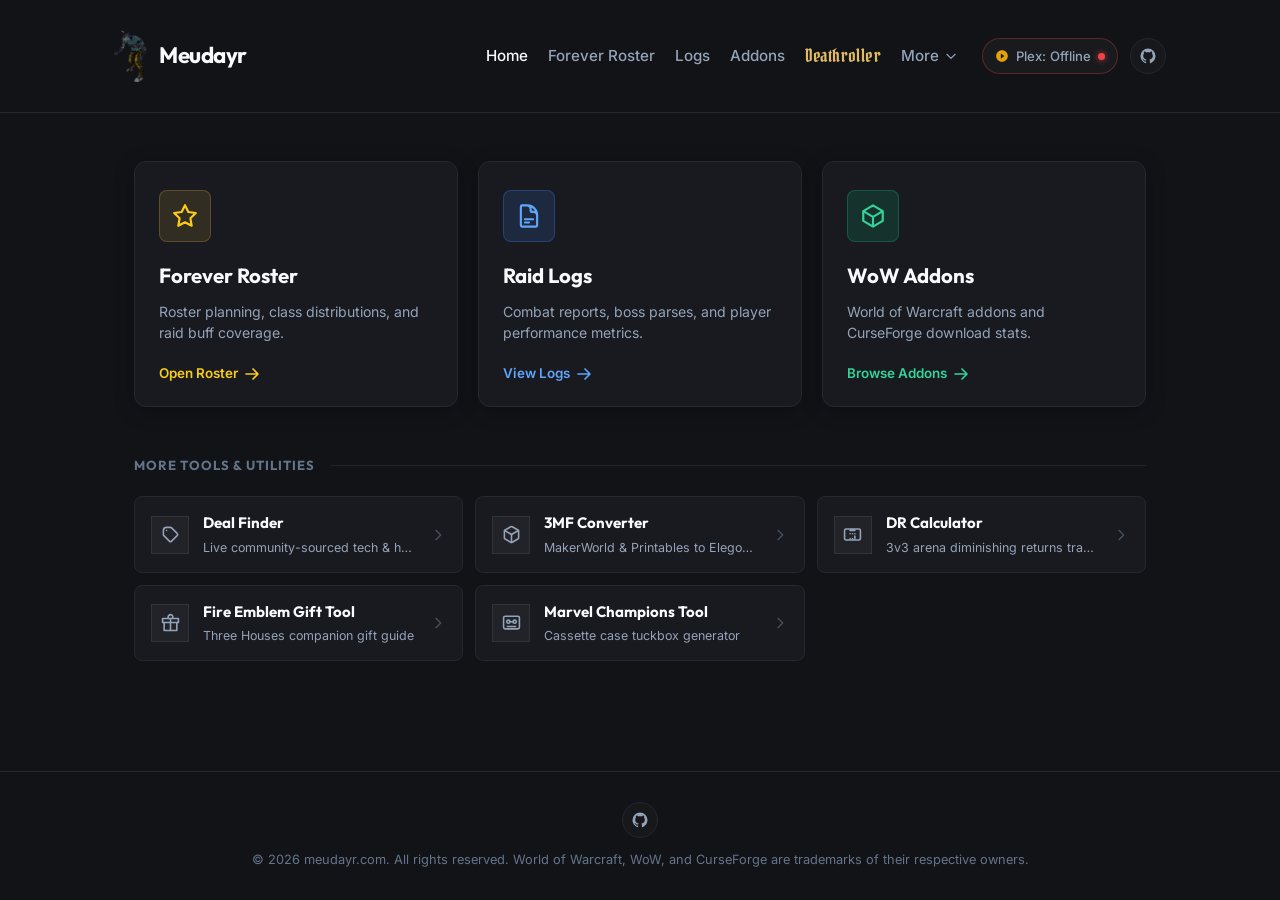
<file: index.html>
<!DOCTYPE html>
<html lang="en">
<head>
  <meta charset="UTF-8">
  <meta name="viewport" content="width=device-width, initial-scale=1.0">
  <title>Meudayr - Dashboard</title>
  <meta name="description" content="Personal dashboard for World of Warcraft tools, roster planner, logs, and utilities.">
  <link rel="preconnect" href="https://fonts.googleapis.com">
  <link rel="preconnect" href="https://fonts.gstatic.com" crossorigin>
  <link href="https://fonts.googleapis.com/css2?family=Cinzel:wght@600;700;800&family=Inter:wght@400;500;600;700&display=swap" rel="stylesheet">
  <link rel="stylesheet" href="style.css">
  <link rel="icon" type="image/png" href="assets/logo.png">
</head>
<body>

  <!-- Header Navigation -->
  <header>
    <div class="container nav-container">
      <a href="index.html" class="brand" id="nav-brand-link">
        <img src="assets/logo.png" alt="Meudayr Logo" id="nav-brand-logo">
        <span>Meudayr</span>
      </a>
      <div class="nav-group">
        <nav class="nav-menu">
          <a href="index.html" class="nav-link active" id="nav-home-link">Home</a>
          <a href="forever.html" class="nav-link" id="nav-forever-link">Forever Roster</a>
          <a href="logs.html" class="nav-link" id="nav-logs-link">Logs</a>
          <a href="addons.html" class="nav-link" id="nav-addons-link">Addons</a>
          <a href="deathroller.html" class="nav-link nav-deathroller" id="nav-deathroller-link">Deathroller</a>
          <div class="nav-dropdown" id="nav-more-dropdown">
            <button type="button" class="nav-dropdown-trigger nav-link" aria-expanded="false" aria-haspopup="true" id="nav-more-btn">
              <span>More</span>
              <svg class="nav-dropdown-chevron" viewBox="0 0 24 24" fill="none" stroke="currentColor" stroke-width="2"><path stroke-linecap="round" stroke-linejoin="round" d="M19 9l-7 7-7-7"/></svg>
            </button>
            <div class="nav-dropdown-menu" role="menu" aria-label="More tools">
              <a href="deals.html" class="nav-dropdown-item" role="menuitem" id="nav-deals-link">
                <svg viewBox="0 0 24 24" fill="none" stroke="currentColor" stroke-width="2"><path stroke-linecap="round" stroke-linejoin="round" d="M7 7h.01M7 3h5c.512 0 1.024.195 1.414.586l7 7a2 2 0 010 2.828l-7 7a2 2 0 01-2.828 0l-7-7A2 2 0 013 12V7a4 4 0 014-4z"/></svg>
                <span>Deal Finder</span>
              </a>
              <a href="3mf.html" class="nav-dropdown-item" role="menuitem" id="nav-3mf-link">
                <svg viewBox="0 0 24 24" fill="none" stroke="currentColor" stroke-width="2"><path stroke-linecap="round" stroke-linejoin="round" d="M21 16V8a2 2 0 00-1-1.73l-7-4a2 2 0 00-2 0l-7 4A2 2 0 003 8v8a2 2 0 001 1.73l7 4a2 2 0 002 0l7-4A2 2 0 0021 16z"/><polyline stroke-linecap="round" stroke-linejoin="round" points="3.27 6.96 12 12.01 20.73 6.96"/><line stroke-linecap="round" stroke-linejoin="round" x1="12" y1="22.08" x2="12" y2="12"/></svg>
                <span>3MF Converter</span>
              </a>
              <a href="dr.html" class="nav-dropdown-item" role="menuitem" id="nav-dr-link">
                <svg viewBox="0 0 24 24" fill="none" stroke="currentColor" stroke-width="2"><path stroke-linecap="round" stroke-linejoin="round" d="M9 7h6m0 10v-3m-3 3h.01M9 17h.01M9 11h.01M12 11h.01M15 11h.01M4 19h16a2 2 0 002-2V7a2 2 0 00-2-2H4a2 2 0 00-2 2v10a2 2 0 002 2z"/></svg>
                <span>DR Calculator</span>
              </a>
              <a href="gifts.html" class="nav-dropdown-item" role="menuitem" id="nav-gifts-link">
                <svg viewBox="0 0 24 24" fill="none" stroke="currentColor" stroke-width="2"><path stroke-linecap="round" stroke-linejoin="round" d="M20 12v10H4V12M2 7h20v5H2V7zm10-5c-1.5 0-3 1.5-3 3 0 .7.3 1.3.8 1.8L12 7l2.2-.2c.5-.5.8-1.1.8-1.8 0-1.5-1.5-3-3-3zM12 7v15"/></svg>
                <span>Fire Emblem Gift Tool</span>
              </a>
              <a href="champions.html" class="nav-dropdown-item" role="menuitem" id="nav-champions-link">
                <svg viewBox="0 0 24 24" fill="none" stroke="currentColor" stroke-width="2"><rect x="2" y="4" width="20" height="16" rx="2"/><circle cx="8" cy="11" r="2"/><circle cx="16" cy="11" r="2"/><path d="M6 17h12M9 11h6"/></svg>
                <span>Marvel Champions Cassette Tool</span>
              </a>
            </div>
          </div>
        </nav>
        <div class="social-links">
          <a href="https://plex.meudayr.com" class="plex-nav-pill checking" target="_blank" rel="noopener noreferrer" id="nav-plex-link" title="Open Plex Media Server">
            <svg viewBox="0 0 24 24" fill="currentColor" class="plex-nav-svg"><path d="M12 2C6.48 2 2 6.48 2 12s4.48 10 10 10 10-4.48 10-10S17.52 2 12 2zm-2 14.5v-9l6 4.5-6 4.5z"/></svg>
            <span class="plex-nav-text">Plex: <span id="plex-status-label">Checking...</span></span>
            <span class="plex-nav-dot" id="plex-nav-dot"></span>
          </a>
          <a href="https://github.com/Meudayr" class="social-icon" target="_blank" rel="noopener noreferrer" aria-label="GitHub Profile" id="nav-github-link">
            <svg viewBox="0 0 24 24"><path d="M12 2A10 10 0 0 0 2 12c0 4.42 2.87 8.17 6.84 9.5.5.08.66-.23.66-.5v-1.69c-2.77.6-3.36-1.34-3.36-1.34-.46-1.16-1.11-1.47-1.11-1.47-.9-.62.07-.6.07-.6 1 .07 1.53 1.03 1.53 1.03.9 1.52 2.34 1.07 2.91.83.09-.65.35-1.09.63-1.34-2.22-.25-4.55-1.11-4.55-4.92 0-1.11.38-2 1.03-2.71-.1-.25-.45-1.29.1-2.64 0 0 .84-.27 2.75 1.02.79-.22 1.65-.33 2.5-.33.85 0 1.71.11 2.5.33 1.91-1.29 2.75-1.02 2.75-1.02.55 1.35.2 2.39.1 2.64.65.71 1.03 1.6 1.03 2.71 0 3.82-2.34 4.66-4.57 4.91.36.31.69.92.69 1.85V21c0 .27.16.59.67.5C19.14 20.16 22 16.42 22 12A10 10 0 0 0 12 2z"/></svg>
          </a>
        </div>
      </div>
    </div>
  </header>

  <main>
    <section class="hub-section">
      <div class="container hub-cards-container">

        <!-- Main 3 Featured Cards -->
        <div class="hub-main-grid">
          
          <!-- Main Card 1: Forever Roster -->
          <a href="forever.html" class="hub-main-card card-forever" id="hub-forever-card">
            <div class="hub-main-top">
              <div class="hub-main-icon icon-forever">
                <svg viewBox="0 0 24 24" fill="none" stroke="currentColor" stroke-width="2"><path stroke-linecap="round" stroke-linejoin="round" d="M12 2L15.09 8.26L22 9.27L17 14.14L18.18 21.02L12 17.77L5.82 21.02L7 14.14L2 9.27L8.91 8.26L12 2Z"/></svg>
              </div>
            </div>
            <h2 class="hub-main-title">Forever Roster</h2>
            <p class="hub-main-desc">Roster planning, class distributions, and raid buff coverage.</p>
            <div class="hub-main-footer" style="color: #facc15;">
              <span>Open Roster</span>
              <svg viewBox="0 0 24 24" fill="none" stroke="currentColor" stroke-width="2.5"><path stroke-linecap="round" stroke-linejoin="round" d="M13.5 4.5L21 12m0 0l-7.5 7.5M21 12H3"/></svg>
            </div>
          </a>

          <!-- Main Card 2: Logs -->
          <a href="logs.html" class="hub-main-card card-logs" id="hub-logs-card">
            <div class="hub-main-top">
              <div class="hub-main-icon icon-logs">
                <svg viewBox="0 0 24 24" fill="none" stroke="currentColor" stroke-width="2"><path stroke-linecap="round" stroke-linejoin="round" d="M19.5 14.25v-2.625a3.375 3.375 0 00-3.375-3.375h-1.5A1.125 1.125 0 0113.5 7.125v-1.5a3.375 3.375 0 00-3.375-3.375H8.25m0 12.75h7.5m-7.5 3H12M10.5 2.25H5.625c-.621 0-1.125.504-1.125 1.125v17.25c0 .621.504 1.125 1.125 1.125h12.75c.621 0 1.125-.504 1.125-1.125V11.25a9 9 0 00-9-9z"/></svg>
              </div>
            </div>
            <h2 class="hub-main-title">Raid Logs</h2>
            <p class="hub-main-desc">Combat reports, boss parses, and player performance metrics.</p>
            <div class="hub-main-footer" style="color: #60a5fa;">
              <span>View Logs</span>
              <svg viewBox="0 0 24 24" fill="none" stroke="currentColor" stroke-width="2.5"><path stroke-linecap="round" stroke-linejoin="round" d="M13.5 4.5L21 12m0 0l-7.5 7.5M21 12H3"/></svg>
            </div>
          </a>

          <!-- Main Card 3: Addons -->
          <a href="addons.html" class="hub-main-card card-addons" id="hub-addons-card">
            <div class="hub-main-top">
              <div class="hub-main-icon icon-addons">
                <svg viewBox="0 0 24 24" fill="none" stroke="currentColor" stroke-width="2"><path stroke-linecap="round" stroke-linejoin="round" d="M21 7.5l-9-5.25L3 7.5m18 0l-9 5.25m9-5.25v9l-9 5.25M3 7.5l9 5.25M3 7.5v9l9 5.25m0-9v9"/></svg>
              </div>
            </div>
            <h2 class="hub-main-title">WoW Addons</h2>
            <p class="hub-main-desc">World of Warcraft addons and CurseForge download stats.</p>
            <div class="hub-main-footer" style="color: #34d399;">
              <span>Browse Addons</span>
              <svg viewBox="0 0 24 24" fill="none" stroke="currentColor" stroke-width="2.5"><path stroke-linecap="round" stroke-linejoin="round" d="M13.5 4.5L21 12m0 0l-7.5 7.5M21 12H3"/></svg>
            </div>
          </a>

        </div>

        <!-- Secondary Cards: More Tools Below -->
        <div class="hub-sub-section">
          <div class="hub-sub-header">
            <span class="hub-sub-title">More Tools &amp; Utilities</span>
            <div class="hub-sub-divider"></div>
          </div>
          <div class="hub-sub-grid">
            
            <!-- Sub Card 1: Deal Finder -->
            <a href="deals.html" class="hub-sub-card" id="hub-sub-deals">
              <div class="hub-sub-icon">
                <svg viewBox="0 0 24 24" fill="none" stroke="currentColor" stroke-width="2"><path stroke-linecap="round" stroke-linejoin="round" d="M7 7h.01M7 3h5c.512 0 1.024.195 1.414.586l7 7a2 2 0 010 2.828l-7 7a2 2 0 01-2.828 0l-7-7A2 2 0 013 12V7a4 4 0 014-4z"/></svg>
              </div>
              <div class="hub-sub-text">
                <span class="hub-sub-card-title">Deal Finder</span>
                <span class="hub-sub-card-desc">Live community-sourced tech &amp; home deals</span>
              </div>
              <svg class="hub-sub-arrow" viewBox="0 0 24 24" fill="none" stroke="currentColor" stroke-width="2"><path stroke-linecap="round" stroke-linejoin="round" d="M9 5l7 7-7 7"/></svg>
            </a>

            <!-- Sub Card 2: 3MF Slicer Converter -->
            <a href="3mf.html" class="hub-sub-card" id="hub-sub-3mf">
              <div class="hub-sub-icon">
                <svg viewBox="0 0 24 24" fill="none" stroke="currentColor" stroke-width="2"><path stroke-linecap="round" stroke-linejoin="round" d="M21 16V8a2 2 0 00-1-1.73l-7-4a2 2 0 00-2 0l-7 4A2 2 0 003 8v8a2 2 0 001 1.73l7 4a2 2 0 002 0l7-4A2 2 0 0021 16z"/><polyline stroke-linecap="round" stroke-linejoin="round" points="3.27 6.96 12 12.01 20.73 6.96"/><line stroke-linecap="round" stroke-linejoin="round" x1="12" y1="22.08" x2="12" y2="12"/></svg>
              </div>
              <div class="hub-sub-text">
                <span class="hub-sub-card-title">3MF Converter</span>
                <span class="hub-sub-card-desc">MakerWorld &amp; Printables to Elegoo 3D slicer</span>
              </div>
              <svg class="hub-sub-arrow" viewBox="0 0 24 24" fill="none" stroke="currentColor" stroke-width="2"><path stroke-linecap="round" stroke-linejoin="round" d="M9 5l7 7-7 7"/></svg>
            </a>

            <!-- Sub Card 3: DR Calculator -->
            <a href="dr.html" class="hub-sub-card" id="hub-sub-dr">
              <div class="hub-sub-icon">
                <svg viewBox="0 0 24 24" fill="none" stroke="currentColor" stroke-width="2"><path stroke-linecap="round" stroke-linejoin="round" d="M9 7h6m0 10v-3m-3 3h.01M9 17h.01M9 11h.01M12 11h.01M15 11h.01M4 19h16a2 2 0 002-2V7a2 2 0 00-2-2H4a2 2 0 00-2 2v10a2 2 0 002 2z"/></svg>
              </div>
              <div class="hub-sub-text">
                <span class="hub-sub-card-title">DR Calculator</span>
                <span class="hub-sub-card-desc">3v3 arena diminishing returns tracker</span>
              </div>
              <svg class="hub-sub-arrow" viewBox="0 0 24 24" fill="none" stroke="currentColor" stroke-width="2"><path stroke-linecap="round" stroke-linejoin="round" d="M9 5l7 7-7 7"/></svg>
            </a>

            <!-- Sub Card 4: Fire Emblem Gift Tool -->
            <a href="gifts.html" class="hub-sub-card" id="hub-sub-gifts">
              <div class="hub-sub-icon">
                <svg viewBox="0 0 24 24" fill="none" stroke="currentColor" stroke-width="2"><path stroke-linecap="round" stroke-linejoin="round" d="M20 12v10H4V12M2 7h20v5H2V7zm10-5c-1.5 0-3 1.5-3 3 0 .7.3 1.3.8 1.8L12 7l2.2-.2c.5-.5.8-1.1.8-1.8 0-1.5-1.5-3-3-3zM12 7v15"/></svg>
              </div>
              <div class="hub-sub-text">
                <span class="hub-sub-card-title">Fire Emblem Gift Tool</span>
                <span class="hub-sub-card-desc">Three Houses companion gift guide</span>
              </div>
              <svg class="hub-sub-arrow" viewBox="0 0 24 24" fill="none" stroke="currentColor" stroke-width="2"><path stroke-linecap="round" stroke-linejoin="round" d="M9 5l7 7-7 7"/></svg>
            </a>

            <!-- Sub Card 5: Marvel Champions Cassette Tool -->
            <a href="champions.html" class="hub-sub-card" id="hub-sub-champions">
              <div class="hub-sub-icon">
                <svg viewBox="0 0 24 24" fill="none" stroke="currentColor" stroke-width="2"><rect x="2" y="4" width="20" height="16" rx="2"/><circle cx="8" cy="11" r="2"/><circle cx="16" cy="11" r="2"/><path d="M6 17h12M9 11h6"/></svg>
              </div>
              <div class="hub-sub-text">
                <span class="hub-sub-card-title">Marvel Champions Tool</span>
                <span class="hub-sub-card-desc">Cassette case tuckbox generator</span>
              </div>
              <svg class="hub-sub-arrow" viewBox="0 0 24 24" fill="none" stroke="currentColor" stroke-width="2"><path stroke-linecap="round" stroke-linejoin="round" d="M9 5l7 7-7 7"/></svg>
            </a>

          </div>
        </div>

      </div>
    </section>
  </main>

  <!-- Footer -->
  <footer>
    <div class="container footer-content">
      <div class="social-links" id="footer-social-links">
        <a href="https://github.com/Meudayr" class="social-icon" target="_blank" rel="noopener noreferrer" aria-label="GitHub Profile" id="footer-github-link">
          <svg viewBox="0 0 24 24"><path d="M12 2A10 10 0 0 0 2 12c0 4.42 2.87 8.17 6.84 9.5.5.08.66-.23.66-.5v-1.69c-2.77.6-3.36-1.34-3.36-1.34-.46-1.16-1.11-1.47-1.11-1.47-.9-.62.07-.6.07-.6 1 .07 1.53 1.03 1.53 1.03.9 1.52 2.34 1.07 2.91.83.09-.65.35-1.09.63-1.34-2.22-.25-4.55-1.11-4.55-4.92 0-1.11.38-2 1.03-2.71-.1-.25-.45-1.29.1-2.64 0 0 .84-.27 2.75 1.02.79-.22 1.65-.33 2.5-.33.85 0 1.71.11 2.5.33 1.91-1.29 2.75-1.02 2.75-1.02.55 1.35.2 2.39.1 2.64.65.71 1.03 1.6 1.03 2.71 0 3.82-2.34 4.66-4.57 4.91.36.31.69.92.69 1.85V21c0 .27.16.59.67.5C19.14 20.16 22 16.42 22 12A10 10 0 0 0 12 2z"/></svg>
        </a>
      </div>
      <p class="copyright" id="footer-copyright">&copy; 2026 meudayr.com. All rights reserved. World of Warcraft, WoW, and CurseForge are trademarks of their respective owners.</p>
    </div>
  </footer>

  <script>
    // Live Plex Status Checker
    const PLEX_TOKEN = "ypFBiUJSYfzyDDivAGhu";

    async function checkPlexStatus() {
      const pill = document.getElementById('nav-plex-link');
      const label = document.getElementById('plex-status-label');
      if (!pill || !label) return;

      if (!PLEX_TOKEN) {
        pill.className = 'plex-nav-pill offline';
        label.textContent = 'Setup Token';
        return;
      }

      try {
        const res = await fetch(`https://plex.tv/api/v2/resources?X-Plex-Token=${encodeURIComponent(PLEX_TOKEN)}&includeHttps=1`, {
          headers: {
            'Accept': 'application/json',
            'X-Plex-Client-Identifier': 'meudayr-homepage'
          }
        });

        if (res.ok) {
          const resources = await res.json();
          const server = resources.find(r => r.provides && r.provides.includes('server'));

          if (server && server.presence) {
            pill.className = 'plex-nav-pill online';
            label.textContent = 'Online';
            pill.setAttribute('title', `Plex Server: ${server.name || 'Online'}`);
            return;
          }
        }
      } catch (err) {}

      pill.className = 'plex-nav-pill offline';
      label.textContent = 'Offline';
    }

    checkPlexStatus();
  </script>
  <script src="nav.js" defer></script>
</body>
</html>
</file>
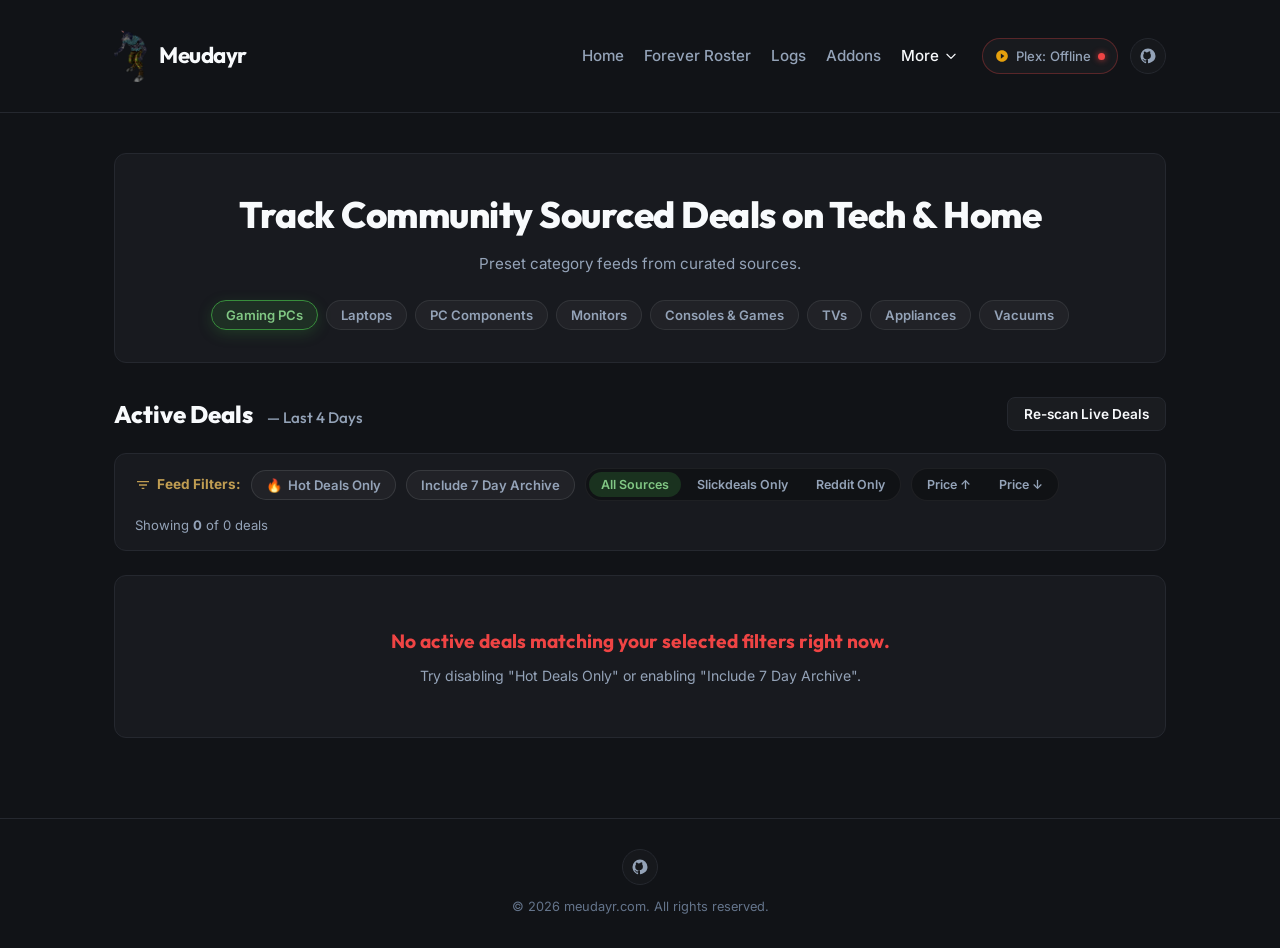
<file: deals/index.html>
<!DOCTYPE html>
<html lang="en">
<head>
  <meta charset="UTF-8">
  <meta name="viewport" content="width=device-width, initial-scale=1.0">

  <!-- SEO Meta Tags -->
  <title>Deal Finder - Meudayr</title>
  <meta name="description" content="Track community-sourced deals on tech and home goods. Live feeds from Slickdeals and Reddit across gaming PCs, laptops, TVs, monitors, consoles, vacuums, and appliances.">
  <meta name="keywords" content="Meudayr, deal finder, tech deals, home deals, Slickdeals, Reddit deals, gaming PC deals, laptop deals">
  <meta name="author" content="Meudayr">

  <!-- OpenGraph -->
  <meta property="og:title" content="Deal Finder - Meudayr">
  <meta property="og:description" content="Community-sourced deal tracking for tech and home goods.">
  <meta property="og:image" content="https://meudayr.com/assets/logo.png">
  <meta property="og:url" content="https://meudayr.com/deals">
  <meta property="og:type" content="website">

  <!-- Stylesheets -->
  <link rel="stylesheet" href="../style.css">
  <link rel="icon" type="image/png" href="../assets/logo.png">

  <style>
    .deals-page-container {
      padding: 40px 0 80px;
    }

    .category-hero-panel {
      background: var(--card-bg);
      border: 1px solid var(--card-border);
      border-radius: var(--radius-lg);
      padding: 32px 28px;
      margin-bottom: 32px;
      text-align: center;
      position: relative;
    }

    .category-hero-panel h1 {
      font-family: var(--font-display);
      font-size: clamp(1.8rem, 3.5vw, 2.3rem);
      font-weight: 800;
      color: var(--text-main);
      margin-bottom: 8px;
      letter-spacing: -0.5px;
    }

    .category-hero-panel p {
      color: var(--text-muted);
      font-size: 0.95rem;
      max-width: 560px;
      margin: 0 auto 24px auto;
      line-height: 1.5;
    }

    .category-chips {
      display: flex;
      flex-wrap: wrap;
      justify-content: center;
      gap: 8px;
    }

    .category-btn {
      background: rgba(255, 255, 255, 0.04);
      border: 1px solid rgba(255, 255, 255, 0.08);
      color: var(--text-muted);
      border-radius: 24px;
      padding: 6px 14px;
      font-size: 0.82rem;
      font-weight: 600;
      font-family: var(--font-sans);
      cursor: pointer;
      display: inline-flex;
      align-items: center;
      gap: 6px;
      transition: var(--transition);
    }

    .category-btn:hover {
      border-color: var(--card-border-hover);
      color: var(--text-main);
    }

    .category-btn.active {
      background: rgba(56, 142, 60, 0.18);
      border-color: var(--primary);
      color: #81c784;
      box-shadow: 0 4px 14px rgba(56, 142, 60, 0.25);
    }

    .deals-section-header {
      display: flex;
      align-items: center;
      justify-content: space-between;
      margin-bottom: 20px;
      flex-wrap: wrap;
      gap: 16px;
    }

    .deals-section-title {
      font-family: var(--font-display);
      font-size: 1.5rem;
      font-weight: 800;
      color: var(--text-main);
      margin: 0;
    }

    .deals-section-subtitle {
      font-size: 0.95rem;
      font-weight: 500;
      color: var(--text-muted);
      margin-left: 10px;
    }

    .rescan-btn {
      background: rgba(255, 255, 255, 0.04);
      border: 1px solid var(--card-border);
      color: var(--text-main);
      border-radius: var(--radius-md);
      padding: 8px 16px;
      font-size: 0.85rem;
      font-weight: 600;
      font-family: var(--font-sans);
      cursor: pointer;
      transition: var(--transition);
    }

    .rescan-btn:hover {
      background: rgba(255, 255, 255, 0.08);
      border-color: var(--card-border-hover);
    }

    .rescan-btn:disabled {
      opacity: 0.5;
      cursor: not-allowed;
    }

    .filter-bar {
      background: var(--card-bg);
      border: 1px solid var(--card-border);
      border-radius: var(--radius-lg);
      padding: 14px 20px;
      margin-bottom: 24px;
      display: flex;
      align-items: center;
      justify-content: space-between;
      flex-wrap: wrap;
      gap: 14px;
    }

    .filter-group {
      display: flex;
      align-items: center;
      gap: 10px;
      flex-wrap: wrap;
    }

    .filter-label {
      font-size: 0.85rem;
      font-weight: 700;
      color: var(--accent);
      display: inline-flex;
      align-items: center;
      gap: 6px;
    }

    .filter-chip-btn {
      background: rgba(255, 255, 255, 0.04);
      border: 1px solid rgba(255, 255, 255, 0.1);
      color: var(--text-muted);
      border-radius: 20px;
      padding: 6px 14px;
      font-size: 0.82rem;
      font-weight: 600;
      font-family: var(--font-sans);
      cursor: pointer;
      display: inline-flex;
      align-items: center;
      gap: 6px;
      transition: var(--transition);
    }

    .filter-chip-btn:hover {
      color: var(--text-main);
      border-color: var(--card-border-hover);
    }

    .filter-chip-btn.active-hot {
      background: rgba(244, 63, 94, 0.2);
      border-color: #f43f5e;
      color: #fb7185;
    }

    .filter-chip-btn.active-archive {
      background: rgba(56, 189, 248, 0.2);
      border-color: #38bdf8;
      color: #38bdf8;
    }

    .chip-segment-group {
      display: flex;
      align-items: center;
      gap: 4px;
      background: rgba(0, 0, 0, 0.3);
      padding: 3px;
      border-radius: 20px;
      border: 1px solid rgba(255, 255, 255, 0.06);
    }

    .segment-btn {
      background: transparent;
      border: none;
      color: var(--text-muted);
      border-radius: 16px;
      padding: 5px 12px;
      font-size: 0.78rem;
      font-weight: 600;
      font-family: var(--font-sans);
      cursor: pointer;
      transition: var(--transition);
    }

    .segment-btn:hover {
      color: var(--text-main);
    }

    .segment-btn.active {
      background: rgba(56, 142, 60, 0.25);
      color: #81c784;
    }

    .counter-text {
      font-size: 0.82rem;
      color: var(--text-muted);
    }

    .deals-list {
      display: flex;
      flex-direction: column;
      gap: 16px;
    }

    .deal-card {
      background: var(--card-bg);
      border: 1px solid var(--card-border);
      border-radius: var(--radius-lg);
      padding: 20px 24px;
      display: flex;
      flex-wrap: wrap;
      align-items: center;
      justify-content: space-between;
      gap: 16px;
      transition: var(--transition);
    }

    .deal-card:hover {
      border-color: var(--card-border-hover);
      transform: translateY(-2px);
    }

    .deal-main-info {
      flex: 1 1 500px;
    }

    .deal-tags {
      display: flex;
      align-items: center;
      flex-wrap: wrap;
      gap: 8px;
      margin-bottom: 10px;
    }

    .tag-badge {
      font-size: 0.75rem;
      font-weight: 600;
      padding: 3px 10px;
      border-radius: 100px;
      background: rgba(255, 255, 255, 0.05);
      border: 1px solid rgba(255, 255, 255, 0.08);
      color: var(--text-muted);
    }

    .tag-store {
      background: rgba(192, 157, 82, 0.12);
      border-color: rgba(192, 157, 82, 0.25);
      color: var(--accent);
    }

    .tag-source {
      background: rgba(56, 142, 60, 0.12);
      border-color: rgba(56, 142, 60, 0.25);
      color: #81c784;
    }

    .tag-hot {
      background: rgba(244, 63, 94, 0.15);
      border-color: rgba(244, 63, 94, 0.3);
      color: #fb7185;
      font-weight: 700;
    }

    .tag-time {
      font-size: 0.75rem;
      color: var(--text-dark);
    }

    .deal-title {
      font-family: var(--font-display);
      font-size: 1.05rem;
      font-weight: 700;
      color: var(--text-main);
      margin: 0;
      line-height: 1.45;
    }

    .deal-action-panel {
      display: flex;
      align-items: center;
      gap: 16px;
      flex-shrink: 0;
    }

    .deal-upvotes {
      display: inline-flex;
      align-items: center;
      gap: 6px;
      font-size: 0.85rem;
      font-weight: 600;
      color: var(--text-muted);
    }

    .deal-price-wrapper {
      text-align: right;
    }

    .deal-price {
      font-family: var(--font-display);
      font-size: 1.35rem;
      font-weight: 800;
      color: #4caf50;
      display: block;
    }

    .deal-orig-price {
      font-size: 0.8rem;
      color: var(--text-dark);
      text-decoration: line-through;
      margin-right: 4px;
    }

    .deal-discount {
      font-size: 0.78rem;
      color: #fb7185;
      font-weight: 700;
    }

    .deal-btn {
      display: inline-flex;
      align-items: center;
      gap: 6px;
      background: var(--primary);
      color: white;
      text-decoration: none;
      padding: 10px 18px;
      border-radius: var(--radius-md);
      font-weight: 600;
      font-size: 0.88rem;
      transition: var(--transition);
      white-space: nowrap;
    }

    .deal-btn:hover {
      background: #43a047;
    }

    .deal-btn.reddit {
      background: #4f46e5;
    }

    .deal-btn.reddit:hover {
      background: #6366f1;
    }

    .empty-state {
      background: var(--card-bg);
      border: 1px solid var(--card-border);
      border-radius: var(--radius-lg);
      padding: 50px 20px;
      text-align: center;
      color: var(--text-muted);
    }

    .empty-state h3 {
      font-family: var(--font-display);
      color: var(--text-main);
      font-size: 1.2rem;
      margin-bottom: 8px;
    }

    .spinner {
      width: 24px;
      height: 24px;
      border: 3px solid rgba(255,255,255,0.1);
      border-top-color: var(--primary);
      border-radius: 50%;
      animation: spin 0.8s linear infinite;
      display: inline-block;
    }

    @keyframes spin {
      to { transform: rotate(360deg); }
    }
  </style>
</head>
<body>

  <!-- Header Navigation -->
  <header>
    <div class="container nav-container">
      <a href="../index.html" class="brand" id="nav-brand-link">
        <img src="../assets/logo.png" alt="Meudayr Logo" id="nav-brand-logo">
        <span>Meudayr</span>
      </a>
      <div class="nav-group">
                <nav class="nav-menu">
          <a href="../index.html" class="nav-link" id="nav-home-link">Home</a>
          <a href="../forever.html" class="nav-link" id="nav-forever-link">Forever Roster</a>
          <a href="../logs.html" class="nav-link" id="nav-logs-link">Logs</a>
          <a href="../addons.html" class="nav-link" id="nav-addons-link">Addons</a>
          <div class="nav-dropdown" id="nav-more-dropdown">
            <button type="button" class="nav-dropdown-trigger nav-link active" aria-expanded="false" aria-haspopup="true" id="nav-more-btn">
              <span>More</span>
              <svg class="nav-dropdown-chevron" viewBox="0 0 24 24" fill="none" stroke="currentColor" stroke-width="2"><path stroke-linecap="round" stroke-linejoin="round" d="M19 9l-7 7-7-7"/></svg>
            </button>
            <div class="nav-dropdown-menu" role="menu" aria-label="More tools">
              <a href="../deals.html" class="nav-dropdown-item active" role="menuitem" id="nav-deals-link">
                <svg viewBox="0 0 24 24" fill="none" stroke="currentColor" stroke-width="2"><path stroke-linecap="round" stroke-linejoin="round" d="M7 7h.01M7 3h5c.512 0 1.024.195 1.414.586l7 7a2 2 0 010 2.828l-7 7a2 2 0 01-2.828 0l-7-7A2 2 0 013 12V7a4 4 0 014-4z"/></svg>
                <span>Deal Finder</span>
              </a>
              <a href="../3mf.html" class="nav-dropdown-item" role="menuitem" id="nav-3mf-link">
                <svg viewBox="0 0 24 24" fill="none" stroke="currentColor" stroke-width="2"><path stroke-linecap="round" stroke-linejoin="round" d="M21 16V8a2 2 0 00-1-1.73l-7-4a2 2 0 00-2 0l-7 4A2 2 0 003 8v8a2 2 0 001 1.73l7 4a2 2 0 002 0l7-4A2 2 0 0021 16z"/><polyline stroke-linecap="round" stroke-linejoin="round" points="3.27 6.96 12 12.01 20.73 6.96"/><line stroke-linecap="round" stroke-linejoin="round" x1="12" y1="22.08" x2="12" y2="12"/></svg>
                <span>3MF Converter</span>
              </a>
              <a href="../dr.html" class="nav-dropdown-item" role="menuitem" id="nav-dr-link">
                <svg viewBox="0 0 24 24" fill="none" stroke="currentColor" stroke-width="2"><path stroke-linecap="round" stroke-linejoin="round" d="M9 7h6m0 10v-3m-3 3h.01M9 17h.01M9 11h.01M12 11h.01M15 11h.01M4 19h16a2 2 0 002-2V7a2 2 0 00-2-2H4a2 2 0 00-2 2v10a2 2 0 002 2z"/></svg>
                <span>DR Calculator</span>
              </a>
              <a href="../gifts.html" class="nav-dropdown-item" role="menuitem" id="nav-gifts-link">
                <svg viewBox="0 0 24 24" fill="none" stroke="currentColor" stroke-width="2"><path stroke-linecap="round" stroke-linejoin="round" d="M20 12v10H4V12M2 7h20v5H2V7zm10-5c-1.5 0-3 1.5-3 3 0 .7.3 1.3.8 1.8L12 7l2.2-.2c.5-.5.8-1.1.8-1.8 0-1.5-1.5-3-3-3zM12 7v15"/></svg>
                <span>Fire Emblem Gift Tool</span>
              </a>
              <a href="../champions.html" class="nav-dropdown-item" role="menuitem" id="nav-champions-link">
                <svg viewBox="0 0 24 24" fill="none" stroke="currentColor" stroke-width="2"><rect x="2" y="4" width="20" height="16" rx="2"/><circle cx="8" cy="11" r="2"/><circle cx="16" cy="11" r="2"/><path d="M6 17h12M9 11h6"/></svg>
                <span>Marvel Champions Cassette Tool</span>
              </a>
            </div>
          </div>
        </nav>
        <div class="social-links">
          <a href="https://plex.meudayr.com" class="plex-nav-pill checking" target="_blank" rel="noopener noreferrer" id="nav-plex-link" title="Open Plex Media Server">
            <svg viewBox="0 0 24 24" fill="currentColor" class="plex-nav-svg"><path d="M12 2C6.48 2 2 6.48 2 12s4.48 10 10 10 10-4.48 10-10S17.52 2 12 2zm-2 14.5v-9l6 4.5-6 4.5z"/></svg>
            <span class="plex-nav-text">Plex: <span id="plex-status-label">Checking...</span></span>
            <span class="plex-nav-dot" id="plex-nav-dot"></span>
          </a>
          <a href="https://github.com/Meudayr" class="social-icon" target="_blank" rel="noopener noreferrer" aria-label="GitHub Profile" id="nav-github-link">
            <svg viewBox="0 0 24 24"><path d="M12 2A10 10 0 0 0 2 12c0 4.42 2.87 8.17 6.84 9.5.5.08.66-.23.66-.5v-1.69c-2.77.6-3.36-1.34-3.36-1.34-.46-1.16-1.11-1.47-1.11-1.47-.9-.62.07-.6.07-.6 1 .07 1.53 1.03 1.53 1.03.9 1.52 2.34 1.07 2.91.83.09-.65.35-1.09.63-1.34-2.22-.25-4.55-1.11-4.55-4.92 0-1.11.38-2 1.03-2.71-.1-.25-.45-1.29.1-2.64 0 0 .84-.27 2.75 1.02.79-.22 1.65-.33 2.5-.33 1.91-1.29 2.75-1.02 2.75-1.02.55 1.35.2 2.39.1 2.64.65.71 1.03 1.6 1.03 2.71 0 3.82-2.34 4.66-4.57 4.91.36.31.69.92.69 1.85V21c0 .27.16.59.67.5C19.14 20.16 22 16.42 22 12A10 10 0 0 0 12 2z"/></svg>
          </a>
        </div>
      </div>
    </div>
  </header>

  <main>
    <section class="deals-page-container">
      <div class="container">
        <!-- Category Navigation Bar Header -->
        <div class="category-hero-panel">
          <h1>Track Community Sourced Deals on Tech &amp; Home</h1>
          <p>Preset category feeds from curated sources.</p>

          <div class="category-chips" id="category-bar">
            <button class="category-btn active" data-cat="gaming_pcs" data-query="gaming pc">Gaming PCs</button>
            <button class="category-btn" data-cat="laptops" data-query="laptop">Laptops</button>
            <button class="category-btn" data-cat="pc_components" data-query="components">PC Components</button>
            <button class="category-btn" data-cat="monitors" data-query="gaming monitor">Monitors</button>
            <button class="category-btn" data-cat="consoles" data-query="console game">Consoles &amp; Games</button>
            <button class="category-btn" data-cat="tvs" data-query="oled tv">TVs</button>
            <button class="category-btn" data-cat="appliances" data-query="appliance">Appliances</button>
            <button class="category-btn" data-cat="vacuums" data-query="vacuum">Vacuums</button>
          </div>

          <!-- PC Components Subcategory Bar (hidden by default) -->
          <div class="category-chips" id="subcategory-bar" style="display: none; margin-top: 16px; padding-top: 16px; border-top: 1px solid rgba(255,255,255,0.05);">
            <button class="category-btn active" data-sub="all">All Components</button>
            <button class="category-btn" data-sub="cpu">CPU</button>
            <button class="category-btn" data-sub="gpu">GPU</button>
            <button class="category-btn" data-sub="motherboard">Motherboard</button>
            <button class="category-btn" data-sub="ram">RAM</button>
            <button class="category-btn" data-sub="storage">Storage</button>
            <button class="category-btn" data-sub="psu">Power Supply</button>
            <button class="category-btn" data-sub="case">Cases</button>
            <button class="category-btn" data-sub="cooling">Cooling</button>
          </div>
        </div>

        <!-- Section Title & Refresh Control -->
        <div class="deals-section-header">
          <h2 class="deals-section-title">
            Active Deals <span class="deals-section-subtitle" id="timeframe-subtitle">— Last 4 Days</span>
          </h2>
          <button class="rescan-btn" id="rescan-btn">Re-scan Live Deals</button>
        </div>

        <!-- Filter Bar -->
        <div class="filter-bar">
          <div class="filter-group">
            <div class="filter-label">
              <svg style="width:16px;height:16px" viewBox="0 0 24 24" fill="currentColor"><path d="M10,18H14V16H10V18M3,6V8H21V6H3M6,13H18V11H6V13Z"/></svg>
              <span>Feed Filters:</span>
            </div>

            <button class="filter-chip-btn" id="btn-hot-only">
              🔥 <span>Hot Deals Only</span>
            </button>

            <button class="filter-chip-btn" id="btn-archive">
              <span>Include 7 Day Archive</span>
            </button>

            <!-- Source Filter Segment -->
            <div class="chip-segment-group">
              <button class="segment-btn active" data-source="all">All Sources</button>
              <button class="segment-btn" data-source="slickdeals">Slickdeals Only</button>
              <button class="segment-btn" data-source="reddit">Reddit Only</button>
            </div>

            <!-- Price Sort Segment -->
            <div class="chip-segment-group">
              <button class="segment-btn" id="btn-sort-asc">Price ↑</button>
              <button class="segment-btn" id="btn-sort-desc">Price ↓</button>
            </div>
          </div>

          <div class="counter-text" id="deal-counter">Showing 0 of 0 deals</div>
        </div>

        <!-- Deals Stream List -->
        <div class="deals-list" id="deals-container">
          <!-- Rendered dynamically -->
        </div>
      </div>
    </section>
  </main>

  <!-- Footer -->
  <footer>
    <div class="container footer-content">
      <div class="social-links" id="footer-social-links">
        <a href="https://github.com/Meudayr" class="social-icon" target="_blank" rel="noopener noreferrer" aria-label="GitHub Profile" id="footer-github-link">
          <svg viewBox="0 0 24 24"><path d="M12 2A10 10 0 0 0 2 12c0 4.42 2.87 8.17 6.84 9.5.5.08.66-.23.66-.5v-1.69c-2.77.6-3.36-1.34-3.36-1.34-.46-1.16-1.11-1.47-1.11-1.47-.9-.62.07-.6.07-.6 1 .07 1.53 1.03 1.53 1.03.9 1.52 2.34 1.07 2.91.83.09-.65.35-1.09.63-1.34-2.22-.25-4.55-1.11-4.55-4.92 0-1.11.38-2 1.03-2.71-.1-.25-.45-1.29.1-2.64 0 0 .84-.27 2.75 1.02.79-.22 1.65-.33 2.5-.33 1.91-1.29 2.75-1.02 2.75-1.02.55 1.35.2 2.39.1 2.64.65.71 1.03 1.6 1.03 2.71 0 3.82-2.34 4.66-4.57 4.91.36.31.69.92.69 1.85V21c0 .27.16.59.67.5C19.14 20.16 22 16.42 22 12A10 10 0 0 0 12 2z"/></svg>
        </a>
      </div>
      <p class="copyright" id="footer-copyright">&copy; 2026 meudayr.com. All rights reserved.</p>
    </div>
  </footer>

  <script>
    // State management
    let state = {
      selectedCategory: 'gaming_pcs',
      selectedQuery: 'gaming pc',
      selectedSubcategory: 'all',
      allDeals: [],
      filterHotOnly: false,
      includeArchive: false,
      sourceFilter: 'all',
      sortBy: 'hottest',
      isLoading: false
    };

    function formatCurrency(val) {
      if (typeof val !== 'number' || isNaN(val) || val <= 0) return '';
      const hasCents = val % 1 !== 0;
      return val.toLocaleString('en-US', {
        style: 'currency',
        currency: 'USD',
        minimumFractionDigits: hasCents ? 2 : 0,
        maximumFractionDigits: 2
      });
    }

    async function loadDeals(isRescan = false) {
      state.isLoading = true;
      renderUI();

      try {
        const deals = await fetchClientSideDeals(state.selectedCategory, state.selectedQuery, state.includeArchive, isRescan);
        state.allDeals = deals;
      } catch (e) {
        console.error('Error fetching live deals:', e);
        state.allDeals = [];
      }

      state.isLoading = false;
      renderUI();
    }

    const FALLBACK_DEALS = {
      gaming_pcs: [
        { id: 'fb_gpc_1', title: 'CyberPowerPC Gamer Supreme Liquid Cooled Desktop - Intel Core i7-14700KF, RTX 4070 Ti Super 16GB, 32GB DDR5, 2TB SSD', productName: 'CyberPowerPC Gamer Supreme', store: 'Best Buy', originalPrice: 1999.99, salePrice: 1699.99, discountPercentage: 15, url: 'https://www.bestbuy.com/', source: 'Slickdeals Active Deal', postedTimeAgo: 'Verified Active Deal', isHot: true },
        { id: 'fb_gpc_2', title: 'Lenovo Legion Tower 5i Gen 8 - Core i5-13400F, RTX 4060 8GB, 16GB RAM, 512GB SSD', productName: 'Lenovo Legion Tower 5i', store: 'Lenovo', originalPrice: 1099.99, salePrice: 849.99, discountPercentage: 23, url: 'https://www.lenovo.com/', source: 'Reddit r/buildapcsales', postedTimeAgo: 'Verified Active Deal', isHot: true },
        { id: 'fb_gpc_3', title: 'Skytech Chronos Gaming Desktop - Ryzen 7 7700X, RTX 4070 Super 12GB, 32GB DDR5, 1TB NVMe SSD', productName: 'Skytech Chronos Gaming PC', store: 'Amazon', originalPrice: 1649.00, salePrice: 1399.00, discountPercentage: 15, url: 'https://www.amazon.com/', source: 'Slickdeals Active Deal', postedTimeAgo: 'Verified Active Deal', isHot: true },
        { id: 'fb_gpc_4', title: 'ABS Stratos Gaming PC - Ryzen 5 7600, RTX 4060 Ti 8GB, 32GB DDR5, 1TB M.2 NVMe SSD', productName: 'ABS Stratos Gaming PC', store: 'Newegg', originalPrice: 1199.99, salePrice: 999.99, discountPercentage: 17, url: 'https://www.newegg.com/', source: 'Reddit r/prebuilts', postedTimeAgo: 'Verified Active Deal', isHot: true }
      ],
      laptops: [
        { id: 'fb_lap_1', title: 'ASUS ROG Zephyrus G16 16" OLED 240Hz Gaming Laptop - Intel Core Ultra 9, RTX 4070, 16GB LPDDR5X, 1TB SSD', productName: 'ASUS ROG Zephyrus G16 OLED', store: 'Best Buy', originalPrice: 1999.99, salePrice: 1599.99, discountPercentage: 20, url: 'https://www.bestbuy.com/', source: 'Slickdeals Active Deal', postedTimeAgo: 'Verified Active Deal', isHot: true },
        { id: 'fb_lap_2', title: 'Apple MacBook Air 15" M3 Chip (2024) - 16GB Unified Memory, 512GB SSD Storage - Midnight', productName: 'Apple MacBook Air 15" M3', store: 'Amazon', originalPrice: 1499.00, salePrice: 1249.00, discountPercentage: 17, url: 'https://www.amazon.com/', source: 'Reddit r/laptopdeals', postedTimeAgo: 'Verified Active Deal', isHot: true },
        { id: 'fb_lap_3', title: 'Lenovo Legion Slim 5 16" WQXGA 165Hz - Ryzen 7 7840HS, RTX 4060, 16GB RAM, 512GB SSD', productName: 'Lenovo Legion Slim 5', store: 'Lenovo', originalPrice: 1349.99, salePrice: 949.99, discountPercentage: 30, url: 'https://www.lenovo.com/', source: 'Slickdeals Active Deal', postedTimeAgo: 'Verified Active Deal', isHot: true },
        { id: 'fb_lap_4', title: 'Acer Predator Helios 16 - Intel Core i7-13700HX, RTX 4070, 16GB DDR5, 1TB PCIe Gen4 SSD', productName: 'Acer Predator Helios 16', store: 'Walmart', originalPrice: 1599.99, salePrice: 1199.99, discountPercentage: 25, url: 'https://www.walmart.com/', source: 'Reddit r/laptopdeals', postedTimeAgo: 'Verified Active Deal', isHot: true }
      ],
      tvs: [
        { id: 'fb_tv_1', title: 'LG 65" Class C4 Series OLED 4K UHD Smart TV (2024 Model)', productName: 'LG 65" C4 OLED TV', store: 'Amazon', originalPrice: 2699.99, salePrice: 1496.99, discountPercentage: 45, url: 'https://www.amazon.com/', source: 'Slickdeals Active Deal', postedTimeAgo: 'Verified Active Deal', isHot: true },
        { id: 'fb_tv_2', title: 'Samsung 55" Class S90D OLED 4K Smart TV', productName: 'Samsung 55" S90D OLED', store: 'Best Buy', originalPrice: 1797.99, salePrice: 1297.99, discountPercentage: 28, url: 'https://www.bestbuy.com/', source: 'Reddit r/buildapcsales', postedTimeAgo: 'Verified Active Deal', isHot: true },
        { id: 'fb_tv_3', title: 'Alienware AW2725DF 27" QD-OLED 360Hz 0.03ms QHD Gaming Monitor', productName: 'Alienware 27" QD-OLED Monitor', store: 'Dell', originalPrice: 899.99, salePrice: 749.99, discountPercentage: 17, url: 'https://www.dell.com/', source: 'Slickdeals Active Deal', postedTimeAgo: 'Verified Active Deal', isHot: true },
        { id: 'fb_tv_4', title: 'Gigabyte M27Q 27" 1440p 170Hz FreeSync Premium IPS Gaming Monitor', productName: 'Gigabyte M27Q 1440p Monitor', store: 'Newegg', originalPrice: 299.99, salePrice: 219.99, discountPercentage: 27, url: 'https://www.newegg.com/', source: 'Reddit r/buildapcsales', postedTimeAgo: 'Verified Active Deal', isHot: true }
      ],
      consoles: [
        { id: 'fb_con_1', title: 'PlayStation 5 Digital Edition (Slim) Console - 1TB SSD', productName: 'PlayStation 5 Slim Digital', store: 'Best Buy', originalPrice: 499.99, salePrice: 449.99, discountPercentage: 10, url: 'https://www.bestbuy.com/', source: 'Slickdeals Active Deal', postedTimeAgo: 'Verified Active Deal', isHot: true },
        { id: 'fb_con_2', title: 'Nintendo Switch OLED Model - Mario Red Edition', productName: 'Nintendo Switch OLED', store: 'Target', originalPrice: 349.99, salePrice: 309.99, discountPercentage: 11, url: 'https://www.target.com/', source: 'Reddit r/GameDeals', postedTimeAgo: 'Verified Active Deal', isHot: true },
        { id: 'fb_con_3', title: 'Xbox Series X 1TB Console - Robot White Digital Edition', productName: 'Xbox Series X 1TB', store: 'Walmart', originalPrice: 499.99, salePrice: 449.99, discountPercentage: 10, url: 'https://www.walmart.com/', source: 'Slickdeals Active Deal', postedTimeAgo: 'Verified Active Deal', isHot: true }
      ],
      vacuums: [
        { id: 'fb_vac_1', title: 'Roborock Qrevo S Robot Vacuum and Mop with Auto-Empty & Auto-Washing Dock', productName: 'Roborock Qrevo S Robot Vacuum', store: 'Amazon', originalPrice: 799.99, salePrice: 599.99, discountPercentage: 25, url: 'https://www.amazon.com/', source: 'Slickdeals Active Deal', postedTimeAgo: 'Verified Active Deal', isHot: true },
        { id: 'fb_vac_2', title: 'Dyson V15 Detect Cordless Vacuum Cleaner - Yellow/Nickel', productName: 'Dyson V15 Detect Cordless', store: 'Dyson', originalPrice: 749.99, salePrice: 619.99, discountPercentage: 17, url: 'https://www.dyson.com/', source: 'Reddit r/deals', postedTimeAgo: 'Verified Active Deal', isHot: true },
        { id: 'fb_vac_3', title: 'Shark IX141 Pet Cordless Stick Vacuum with Anti-Allergen Complete Seal', productName: 'Shark Pet Cordless Stick Vacuum', store: 'Walmart', originalPrice: 259.99, salePrice: 199.99, discountPercentage: 23, url: 'https://www.walmart.com/', source: 'Slickdeals Active Deal', postedTimeAgo: 'Verified Active Deal', isHot: true }
      ],
      appliances: [
        { id: 'fb_app_1', title: 'LG 26 cu. ft. Smart French Door Refrigerator with Ice Maker - Stainless Steel', productName: 'LG French Door Refrigerator', store: 'Home Depot', originalPrice: 2199.00, salePrice: 1399.00, discountPercentage: 36, url: 'https://www.homedepot.com/', source: 'Slickdeals Active Deal', postedTimeAgo: 'Verified Active Deal', isHot: true },
        { id: 'fb_app_2', title: 'Samsung High-Efficiency Front Load Washer & Electric Dryer Set with Steam', productName: 'Samsung Front Load Washer & Dryer', store: "Lowe's", originalPrice: 1998.00, salePrice: 1296.00, discountPercentage: 35, url: 'https://www.lowes.com/', source: 'Reddit r/deals', postedTimeAgo: 'Verified Active Deal', isHot: true }
      ]
    };

    function parseXMLFeed(xmlText) {
      if (!xmlText) return [];
      try {
        const parser = new DOMParser();
        const doc = parser.parseFromString(xmlText, 'text/xml');
        const items = [];

        const rssItems = doc.querySelectorAll('item');
        if (rssItems.length > 0) {
          rssItems.forEach(item => {
            let title = item.querySelector('title')?.textContent || '';
            title = title.replace(/^<!\[CDATA\[/i, '').replace(/\]\]>$/i, '').trim();
            const link = item.querySelector('link')?.textContent || '';
            const description = item.querySelector('description')?.textContent || '';
            const pubDateStr = item.querySelector('pubDate')?.textContent || '';
            const pubDate = pubDateStr ? new Date(pubDateStr) : null;
            items.push({ title, link, description, content: description, pubDate });
          });
          return items;
        }

        const atomEntries = doc.querySelectorAll('entry');
        if (atomEntries.length > 0) {
          atomEntries.forEach(entry => {
            const title = entry.querySelector('title')?.textContent || '';
            let link = entry.querySelector('link[rel="alternate"]')?.getAttribute('href');
            if (!link) link = entry.querySelector('link')?.getAttribute('href') || entry.querySelector('link')?.textContent || '';
            const content = entry.querySelector('content, summary')?.textContent || '';
            const pubDateStr = entry.querySelector('published, updated')?.textContent || '';
            const pubDate = pubDateStr ? new Date(pubDateStr) : null;
            items.push({ title, link, description: content, content, pubDate });
          });
          return items;
        }
      } catch (e) {
        console.warn('XML Parse Error:', e);
      }
      return [];
    }

    async function fetchRSSFeed(targetUrl, isRescan = false) {
      const fetchOpts = isRescan ? { cache: 'no-store' } : {};
      const urlWithCb = isRescan ? targetUrl + (targetUrl.includes('?') ? '&' : '?') + `_t=${Date.now()}` : targetUrl;

      // Strategy 1: proxy.cors.sh (high reliability for Cloudflare-protected feeds like Slickdeals)
      try {
        const controller = new AbortController();
        const tid = setTimeout(() => controller.abort(), 4000);
        const res = await fetch(`https://proxy.cors.sh/${urlWithCb}`, { signal: controller.signal, ...fetchOpts });
        clearTimeout(tid);
        if (res.ok) {
          const text = await res.text();
          const items = parseXMLFeed(text);
          if (items.length > 0) return items;
        }
      } catch (e) { console.warn('[cors.sh]', e); }

      // Strategy 2: rss2json
      try {
        const controller = new AbortController();
        const tid = setTimeout(() => controller.abort(), 3500);
        const res = await fetch(`https://api.rss2json.com/v1/api.json?rss_url=${encodeURIComponent(urlWithCb)}`, { signal: controller.signal, ...fetchOpts });
        clearTimeout(tid);
        if (res.ok) {
          const data = await res.json();
          if (data.status === 'ok' && Array.isArray(data.items) && data.items.length > 0) {
            return data.items.map(i => {
              const rawDate = (i.pubDate || '').replace(' ', 'T');
              let title = i.title || '';
              title = title.replace(/^<!\[CDATA\[/i, '').replace(/\]\]>$/i, '').trim();
              return {
                title: title,
                link: i.link || '',
                description: i.content || i.description || '',
                content: i.content || i.description || '',
                pubDate: rawDate ? new Date(rawDate) : null
              };
            });
          }
        }
      } catch (e) { console.warn('[rss2json]', e); }

      // Strategy 3: AllOrigins proxy
      try {
        const controller = new AbortController();
        const tid = setTimeout(() => controller.abort(), 3500);
        const res = await fetch(`https://api.allorigins.win/get?url=${encodeURIComponent(urlWithCb)}`, { signal: controller.signal, ...fetchOpts });
        clearTimeout(tid);
        if (res.ok) {
          const data = await res.json();
          if (data && data.contents) {
            const items = parseXMLFeed(data.contents);
            if (items.length > 0) return items;
          }
        }
      } catch (e) { console.warn('[AllOrigins]', e); }

      // Strategy 4: CodeTabs proxy
      try {
        const controller = new AbortController();
        const tid = setTimeout(() => controller.abort(), 3500);
        const res = await fetch(`https://api.codetabs.com/v1/proxy?quest=${encodeURIComponent(urlWithCb)}`, { signal: controller.signal, ...fetchOpts });
        clearTimeout(tid);
        if (res.ok) {
          const text = await res.text();
          const items = parseXMLFeed(text);
          if (items.length > 0) return items;
        }
      } catch (e) { console.warn('[CodeTabs]', e); }

      return [];
    }

    // ── Relevance filter ────────────────────────────────────────────────────
    const GLOBAL_REJECT_KEYWORDS = [
      'shoe', 'sneaker', 'boot', 'apparel', 'shirt', 'pant', 'short',
      'jacket', 'hoodie', 'sock', 'bra', 'underwear', 'clothing'
    ];
    const DESKTOP_REJECT_PERIPHERAL = [
      'monitor', 'headset', 'mouse', 'keyboard', 'backpack', 'bag',
      'sleeve', 'dock', 'cable', 'mount', 'hub', 'adapter'
    ];
    const LAPTOP_REJECT_ACCESSORY = [
      'backpack', 'bag', 'sleeve', 'case', 'skin', 'cover', 'charger',
      'stand', 'docking station', 'dock', 'cable', 'protector', 'mount',
      'hub', 'adapter', 'power bank', 'cooler pad', 'wrist rest'
    ];
    const VACUUM_REJECT = [
      'foodsaver', 'preserver', 'sealer', 'battery', 'bogo',
      'paint sprayer', 'fan', 'separator', 'baking soda',
      'cat litter', 'swiffer'
    ];
    const TV_REJECT = ['mount', 'cable', 'stand', 'arm', 'cart', 'sync box', 'backlight'];
    const APPLIANCE_REJECT = [
      'baking soda', 'vent', 'coupling', 'connector',
      'cleaner', 'mat', 'cover', 'pad', 'lint',
      'thermometer', 'container', 'milk', 'pan', 'pot', 'smoker',
      'hair dryer', 'bottle', 'knife', 'spoon', 'fork',
      'light bulb', 'almond', 'food storage'
    ];

    const QUESTION_OR_DISCUSSION_PATTERNS = /\b(what|whats|what's|why|how|help|need help|issue|problem|bug|glitch|buying|saved up|question|recommendation|looking for|looking to|anyone|should i|is this|thoughts on|advice|is it|advertisement|good deal|best prebuilt|any good|worth it|which one|first pc|first gaming|prebuilt for|suggestions|suggest)\b/i;

    function isRelevantToCategory(title, cat, subcat) {
      const t = title.toLowerCase();
      // Deal posts state specs/prices — question marks indicate user questions
      if (t.includes('?')) return false;
      if (QUESTION_OR_DISCUSSION_PATTERNS.test(title)) return false;
      if (GLOBAL_REJECT_KEYWORDS.some(k => t.includes(k))) return false;

      if (cat === 'pc_components') {
        // STRICTLY reject ANY peripherals, complete PCs, or non-PC outliers
        const notComponentReject = /\b(headset|mouse|keyboard|monitor|display|laptop|macbook|ipad|tablet|watch|chromebook|notebook|mini pc|desktop pc|pre-?built|gaming pc|gaming desktop|gaming rig|cyberpower|skytech|powerspec|omen|legion|abs|ibuypower|alienware|chair|desk|backpack|cable|hub|adapter|tv|console|memory foam|paper|chainsaw|folio|luggage|battery|tote|ice chest|lunch bag|lunch box|compressor|refrigerator|camping|beverage|wine|cooler bag|soft cooler|hard cooler|yeti|igloo|ozark|zenbook|vivobook|thinkpad|ideapad|yoga|surface|spectre|envy|pavilion|xps|inspiron|latitude|gram|swift|aspire|nitro|predator|blade|stealth|raider|rog|zephyrus|strix|tuf|2-in-1|galaxy book|omni)\b/i;
        if (notComponentReject.test(title)) return false;

        if (subcat === 'cpu') return /\b(cpu|processor|ryzen|intel core|i3|i5|i7|i9|threadripper)\b/i.test(title) || /\[cpu\]/i.test(title);
        if (subcat === 'gpu') return /\b(gpu|graphics card|video card|rtx|radeon|gtx|rx \d{4})\b/i.test(title) || /\[gpu\]/i.test(title);
        if (subcat === 'motherboard') return /\b(motherboard|mobo|z690|b650|x670|z790|b550|am4|am5|lga)\b/i.test(title) || /\[motherboard\]/i.test(title);
        if (subcat === 'ram') return /\b(ram|desktop memory|laptop memory|ddr4|ddr5|sodimm|dimm)\b/i.test(title) || /\[ram\]/i.test(title);
        if (subcat === 'storage') return /\b(ssd|nvme|hdd|hard drive|solid state drive|m\.2|sata)\b/i.test(title) || /\[ssd\]|\[hdd\]|\[nvme\]/i.test(title);
        if (subcat === 'psu') return /\b(power supply|psu|atx 3\.0|80\+ gold|850w|1000w|750w)\b/i.test(title) || /\[psu\]/i.test(title);
        if (subcat === 'case') return /\b(pc case|computer case|atx mid tower|mini itx|micro atx|desktop case|chassis)\b/i.test(title) || /\[case\]/i.test(title);
        if (subcat === 'cooling') return /\b(cpu cooler|liquid cooler|water cooler|aio|case fan|cpu fan|heatsink|noctua|kraken|thermalright)\b/i.test(title) || /\[cooler\]|\[fan\]/i.test(title);

        // 'all' subcategory
        const validTag = /\[(cpu|gpu|motherboard|mobo|ram|ssd|hdd|nvme|case|cooler|psu|power supply|video card)\]/i;
        const validKeyword = /\b(processor|cpu|motherboard|mobo|graphics card|video card|gpu|power supply|psu|ram|desktop memory|laptop memory|hdd|ssd|nvme|cpu cooler|liquid cooler|water cooler|case fan|cpu fan|heatsink|pc case|computer case|mid tower|full tower|mini itx|micro atx|chassis|aio|ddr4|ddr5)\b/i;
        return validTag.test(title) || validKeyword.test(title);
      }

      if (cat === 'gaming_pcs') {
        if (t.includes('laptop') || t.includes('macbook') || t.includes('notebook')) return false;

        // Reject Reddit component tags always
        const componentTagReject = /\[(cpu|gpu|motherboard|mobo|ram|memory|ssd|hdd|nvme|other|fan|case|cooler|psu|power supply|video card|networking|controller|router|barebone|monitor)\]/i;
        if (componentTagReject.test(title)) return false;
        
        // Strong PC indicators
        const isExplicitPC = /\[pre-?built\]|pre-?built|\bgaming pc\b|\bgaming desktop\b|\bgaming rig\b|cyberpower|skytech|powerspec|ibuypower|alienware/i.test(title);

        if (!isExplicitPC) {
            // Weak indicator - reject if it contains component/accessory words
            const componentTerms = /\b(processor|cpu|motherboard|mobo|graphics card|video card|gpu|power supply|psu|ram|memory|hdd|ssd|nvme|cooler|heatsink|case|chassis|barebone|mouse|keyboard|headset|monitor|hard drive|solid state drive)\b/i;
            if (componentTerms.test(title)) return false;
        } else {
            // Strong indicator - only reject true accessories
            const accessoryReject = /\b(headset|backpack|sleeve|cable|hub|adapter|chair|desk|monitor|display)\b/i;
            if (accessoryReject.test(title) && !/\bbundle\b/i.test(title)) return false;
        }

        return /\[pre-?built\]|\[desktop\]|\bdesktop\b|pre-?built|gaming pc|gaming rig|tower|cyberpower|skytech|powerspec|omen|legion|\babs\b|ibuypower|\bmsi\b|\brog\b|yeyian|lenovo|alienware|victus|dell xps/i.test(title);
      }

      if (cat === 'laptops') {
        if (LAPTOP_REJECT_ACCESSORY.some(k => t.includes(k))) return false;
        return /laptop|macbook|chromebook|notebook|vivobook|zenbook|thinkpad|zephyrus|g14|g16|\bgram\b|\bswift\b|legion|omnibook|flow z|tuf|rog|ideapad|pavilion|inspiron|alienware|blade|surface/i.test(title);
      }

      if (cat === 'vacuums') {
        if (VACUUM_REJECT.some(k => t.includes(k))) return false;
        return /vacuum|\bvac\b|roborock|roomba|dyson|dreame|shark|eufy|tineco|bissell/i.test(title);
      }

      if (cat === 'tvs') {
        if (TV_REJECT.some(k => t.includes(k))) return false;
        return /\btv\b|\btelevision\b|oled tv|qled|uhd tv|smart tv/i.test(title);
      }

      if (cat === 'monitors') {
        if (TV_REJECT.some(k => t.includes(k))) return false;
        return /\bmonitor\b|curved monitor|gaming monitor|\bdisplay\b|ultrawide|\binch.*monitor|hz.*monitor/i.test(title);
      }

      if (cat === 'consoles') {
        if (t.includes('gaming pc') || t.includes('prebuilt') || t.includes('graphics card')) return false;
        return /\bps5\b|\bps4\b|xbox|nintendo|\bswitch\b|\bgame\b|playstation|console|controller|steam deck|\bvr\b|meta quest|\bpsvr\b/i.test(title);
      }

      if (cat === 'appliances') {
        if (APPLIANCE_REJECT.some(k => t.includes(k))) return false;
        return /refrigerator|\bfridge\b|freezer|\bwasher\b|washing machine|\bdryer\b|laundry tower|dishwasher|electric range|gas range|cooktop|wall oven|microwave/i.test(title);
      }

      return true;
    }
    // ── End relevance filter ────────────────────────────────────────────────

    // Format a date into a human-readable relative time string
    function timeAgo(date) {
      if (!date || isNaN(date.getTime())) return null;
      const diffMs = Date.now() - date.getTime();
      if (diffMs <= 0) return 'Just now';
      const diffMins = Math.floor(diffMs / 60000);
      if (diffMins < 60) return `${diffMins}m ago`;
      const diffHrs = Math.floor(diffMins / 60);
      if (diffHrs < 24) return `${diffHrs}h ago`;
      const diffDays = Math.floor(diffHrs / 24);
      return `${diffDays}d ago`;
    }

    async function fetchClientSideDeals(category, query, includeArchive, isRescan = false) {
      const MAX_AGE_DAYS = includeArchive ? 7 : 4;
      const cutoff = new Date(Date.now() - MAX_AGE_DAYS * 24 * 60 * 60 * 1000);
      const SUBREDDITS = {
        gaming_pcs: ['buildapcsales', 'deals'],
        pc_components: ['buildapcsales', 'deals'],
        laptops: ['laptopdeals', 'buildapcsales', 'deals'],
        vacuums: ['deals', 'frugal', 'Appliances'],
        tvs: ['buildapcsales', 'deals', '4kTV'],
        monitors: ['buildapcsales', 'deals'],
        consoles: ['GameDeals', 'buildapcsales', 'consoledeals'],
        appliances: ['deals', 'frugal']
      };

      const SEARCH_QUERIES = {
        gaming_pcs: ['gaming desktop', 'gaming pc', 'prebuilt pc'],
        pc_components: {
          all: ['pc components', 'cpu', 'gpu', 'motherboard', 'ram', 'ssd', 'psu', 'case', 'cooler'],
          cpu: ['cpu', 'processor', 'ryzen', 'intel core'],
          gpu: ['gpu', 'graphics card', 'video card', 'rtx', 'radeon'],
          motherboard: ['motherboard', 'mobo'],
          ram: ['ram', 'memory', 'ddr4', 'ddr5'],
          storage: ['ssd', 'nvme', 'hdd', 'hard drive'],
          psu: ['power supply', 'psu'],
          case: ['pc case', 'computer chassis'],
          cooling: ['cpu cooler', 'aio', 'liquid cooler', 'case fan']
        },
        laptops: ['laptop', 'macbook', 'gaming laptop'],
        vacuums: ['vacuum', 'roborock', 'dyson vacuum', 'robot vacuum'],
        tvs: ['oled tv', '4k tv', 'qled tv'],
        monitors: ['gaming monitor', '4k monitor', 'oled monitor'],
        consoles: ['ps5', 'xbox', 'nintendo switch', 'video game', 'steam deck'],
        appliances: ['refrigerator', 'washer dryer', 'dishwasher', 'appliance', 'freezer']
      };

      const deals = [];
      let sqList;
      if (category === 'pc_components') {
        sqList = SEARCH_QUERIES.pc_components[state.selectedSubcategory] || SEARCH_QUERIES.pc_components.all;
      } else {
        sqList = SEARCH_QUERIES[category] || [query];
      }

      // Fetch Slickdeals
      for (const sq of sqList) {
        try {
          const sdUrls = [
            `https://slickdeals.net/newsearch.php?mode=popdeals&searchmode=4&q=${encodeURIComponent(sq)}&rss=1`,
            `https://slickdeals.net/newsearch.php?mode=popdeals&searchmode=1&q=${encodeURIComponent(sq)}&rss=1`
          ];
          for (const sdUrl of sdUrls) {
            const items = await fetchRSSFeed(sdUrl, isRescan);
            items.forEach((item, idx) => {
              const title = item.title || '';
              const titleLower = title.toLowerCase();
              if (titleLower.includes('expired') || titleLower.includes('sold out') || titleLower.includes('dead deal')) return;
              if (item.pubDate && item.pubDate < cutoff) return;
              if (!isRelevantToCategory(title, category, state.selectedSubcategory)) return;

              const { salePrice, originalPrice, discountPercentage } = parseExplicitPricesFromTitle(title);
              const store = detectStoreName(item.content || item.description || '', title, item.link || '');
              const productName = title.split('-')[0].replace(/\[.*?\]/g, '').trim() || title.slice(0, 45);
              const ago = timeAgo(item.pubDate);

              deals.push({
                id: `sd_${idx}_${Math.random().toString(36).substr(2,4)}`,
                title,
                productName,
                store,
                originalPrice,
                salePrice,
                discountPercentage,
                url: item.link || '',
                redditThreadUrl: item.link || '',
                source: 'Slickdeals Active Deal',
                upvotes: undefined,
                postedTimeAgo: ago || 'Active Hot Deal',
                isArchive: false,
                isHot: discountPercentage > 15 || salePrice > 500
              });
            });
          }
        } catch (e) { console.warn('[SD fetch]', sq, e); }
      }

      // Fetch Subreddits (Hot & New feeds to catch recent posts)
      const subs = SUBREDDITS[category] || ['buildapcsales', 'deals'];
      for (const sub of subs) {
        try {
          const redditUrls = [
            `https://www.reddit.com/r/${sub}/.rss`,
            `https://www.reddit.com/r/${sub}/new/.rss`
          ];
          for (const redditUrl of redditUrls) {
            const items = await fetchRSSFeed(redditUrl, isRescan);
            items.forEach((item, idx) => {
              const title = item.title || '';
              const titleLower = title.toLowerCase();
              if (titleLower.includes('weekly request') || titleLower.includes('meta') || titleLower.includes('expired') || titleLower.includes('sold out')) return;
              if (item.pubDate && item.pubDate < cutoff) return;
              if (!isRelevantToCategory(title, category, state.selectedSubcategory)) return;

              const { salePrice, originalPrice, discountPercentage } = parseExplicitPricesFromTitle(title);
              const store = detectStoreName(item.content || item.description || '', title, item.link || '');
              const productName = title.split('-')[0].replace(/\[.*?\]/g, '').trim() || title.slice(0, 45);
              const ago = timeAgo(item.pubDate);

              deals.push({
                id: `rd_${sub}_${idx}_${Math.random().toString(36).substr(2,4)}`,
                title,
                productName,
                store,
                originalPrice,
                salePrice,
                discountPercentage,
                url: item.link || `https://www.reddit.com/r/${sub}/`,
                redditThreadUrl: item.link || `https://www.reddit.com/r/${sub}/`,
                source: `Reddit r/${sub}`,
                upvotes: undefined,
                postedTimeAgo: ago || 'Recent Post',
                isArchive: false,
                isHot: discountPercentage > 15
              });
            });
          }
        } catch (e) { console.warn('[Reddit fetch]', sub, e); }
      }

      // (Fallback hardcoded deals removed — live RSS feeds are functional)

      // Deduplicate
      const seen = new Set();
      return deals.filter(d => {
        const normKey = d.title.toLowerCase().replace(/[^a-z0-9]/g, '').slice(0, 45);
        if (seen.has(normKey)) return false;
        seen.add(normKey);
        return true;
      });
    }

    function detectStoreName(descText, title, link) {
      const fullText = `${descText} ${title} ${link}`.toLowerCase();
      if (fullText.includes('best buy') || fullText.includes('bestbuy')) return 'Best Buy';
      if (fullText.includes('amazon')) return 'Amazon';
      if (fullText.includes('walmart')) return 'Walmart';
      if (fullText.includes('ebay')) return 'eBay';
      if (fullText.includes('costco')) return 'Costco';
      if (fullText.includes('target')) return 'Target';
      if (fullText.includes("sam's club") || fullText.includes('sams club') || fullText.includes('samsclub')) return "Sam's Club";
      if (fullText.includes('home depot') || fullText.includes('homedepot')) return 'Home Depot';
      if (fullText.includes('lowes') || fullText.includes("lowe's")) return "Lowe's";
      if (fullText.includes('micro center') || fullText.includes('microcenter')) return 'Micro Center';
      if (fullText.includes('newegg')) return 'Newegg';
      if (fullText.includes('lenovo')) return 'Lenovo';
      if (fullText.includes('dell')) return 'Dell';
      if (fullText.includes('hp ') || fullText.includes('hp.com')) return 'HP';
      if (fullText.includes('apple')) return 'Apple Store';
      if (fullText.includes('woot')) return 'Woot!';
      if (fullText.includes('b&h') || fullText.includes('bhphoto')) return 'B&H Photo';
      return 'Retailer Deal';
    }

    function parseExplicitPricesFromTitle(title) {
      const matches = title.match(/\$(\d+(?:,\d{3})*(?:\.\d{1,2})?)/g) || [];
      const numbers = matches.map(m => parseFloat(m.replace('$', '').replace(/,/g, '')));
      if (numbers.length === 0) return { salePrice: 0, originalPrice: 0, discountPercentage: 0 };
      let salePrice = numbers[0];
      let originalPrice = 0;
      if (numbers.length > 1) {
        for (let i = 1; i < numbers.length; i++) {
          if (numbers[i] > salePrice) { originalPrice = numbers[i]; break; }
        }
      }
      let discountPercentage = 0;
      if (originalPrice > salePrice) {
        discountPercentage = Math.round(((originalPrice - salePrice) / originalPrice) * 100);
      } else { originalPrice = 0; }
      return { salePrice, originalPrice, discountPercentage };
    }

    function getProcessedDeals() {
      let list = [...state.allDeals];

      if (state.filterHotOnly) {
        list = list.filter(d => d.isHot);
      }

      if (state.sourceFilter === 'slickdeals') {
        list = list.filter(d => d.source.toLowerCase().includes('slickdeals'));
      } else if (state.sourceFilter === 'reddit') {
        list = list.filter(d => d.source.toLowerCase().includes('reddit'));
      }

      if (state.sortBy === 'price-asc') {
        list.sort((a, b) => a.salePrice - b.salePrice);
      } else if (state.sortBy === 'price-desc') {
        list.sort((a, b) => b.salePrice - a.salePrice);
      } else {
        list.sort((a, b) => {
          const upA = typeof a.upvotes === 'number' ? a.upvotes : 0;
          const upB = typeof b.upvotes === 'number' ? b.upvotes : 0;
          const scoreA = (a.isHot ? 1000 : 0) + (upA * 5) + ((a.discountPercentage || 0) * 3);
          const scoreB = (b.isHot ? 1000 : 0) + (upB * 5) + ((b.discountPercentage || 0) * 3);
          return scoreB - scoreA;
        });
      }

      return list;
    }

    function renderUI() {
      document.getElementById('timeframe-subtitle').textContent = state.includeArchive ? '— Last 7 Days' : '— Last 4 Days';

      const rescanBtn = document.getElementById('rescan-btn');
      rescanBtn.disabled = state.isLoading;
      rescanBtn.textContent = state.isLoading ? 'Scanning Active Deals...' : 'Re-scan Live Deals';

      const hotBtn = document.getElementById('btn-hot-only');
      hotBtn.className = `filter-chip-btn ${state.filterHotOnly ? 'active-hot' : ''}`;

      const archBtn = document.getElementById('btn-archive');
      archBtn.className = `filter-chip-btn ${state.includeArchive ? 'active-archive' : ''}`;

      document.querySelectorAll('.chip-segment-group button[data-source]').forEach(btn => {
        btn.className = `segment-btn ${btn.dataset.source === state.sourceFilter ? 'active' : ''}`;
      });

      const sortAscBtn = document.getElementById('btn-sort-asc');
      const sortDescBtn = document.getElementById('btn-sort-desc');
      sortAscBtn.className = `segment-btn ${state.sortBy === 'price-asc' ? 'active' : ''}`;
      sortDescBtn.className = `segment-btn ${state.sortBy === 'price-desc' ? 'active' : ''}`;

      const container = document.getElementById('deals-container');
      const counter = document.getElementById('deal-counter');

      if (state.isLoading) {
        container.innerHTML = `
          <div class="empty-state">
            <span class="spinner"></span>
            <h3 style="margin-top:14px;">Scanning Slickdeals &amp; Reddit for active deals...</h3>
            <p style="font-size:0.88rem;color:var(--text-muted);margin:0;">Parsing live prices, upvote scores, and unexpired threads.</p>
          </div>
        `;
        counter.textContent = 'Scanning live deals...';
        return;
      }

      const displayDeals = getProcessedDeals();
      counter.innerHTML = `Showing <strong>${displayDeals.length}</strong> of ${state.allDeals.length} deals`;

      if (displayDeals.length === 0) {
        container.innerHTML = `
          <div class="empty-state">
            <h3 style="color:#ef4444;">No active deals matching your selected filters right now.</h3>
            <p style="font-size:0.88rem;color:var(--text-muted);margin:0;">Try disabling "Hot Deals Only" or enabling "Include 7 Day Archive".</p>
          </div>
        `;
        return;
      }

      container.innerHTML = displayDeals.map(deal => {
        const isSlickdeals = deal.source.toLowerCase().includes('slickdeals');
        const hasExplicitMsrp = deal.originalPrice > deal.salePrice;
        const upvotesNum = typeof deal.upvotes === 'number' ? deal.upvotes : 0;
        const hasUpvotes = typeof deal.upvotes === 'number' && !isNaN(deal.upvotes);

        return `
          <div class="deal-card">
            <div class="deal-main-info">
              <div class="deal-tags">
                <span class="tag-badge tag-store">${deal.store || 'Retailer Deal'}</span>
                <span class="tag-badge tag-source">${deal.source}</span>
                ${deal.postedTimeAgo ? `<span class="tag-time">⏱️ ${deal.postedTimeAgo}</span>` : ''}
                ${deal.isHot ? `<span class="tag-badge tag-hot">🔥 HOT DEAL</span>` : ''}
              </div>
              <h3 class="deal-title">${deal.title}</h3>
            </div>

            <div class="deal-action-panel">
              ${hasUpvotes ? `
                <div class="deal-upvotes" title="Community Upvotes">
                  👍 <span>${upvotesNum}</span>
                </div>
              ` : ''}

              <div class="deal-price-wrapper">
                <span class="deal-price">${deal.salePrice > 0 ? formatCurrency(deal.salePrice) : '<span style="font-size:0.88rem;color:var(--text-muted);font-weight:600;">See Deal</span>'}</span>
                ${hasExplicitMsrp ? `
                  <span class="deal-orig-price">${formatCurrency(deal.originalPrice)}</span>
                  <span class="deal-discount">${deal.discountPercentage}% OFF</span>
                ` : ''}
              </div>

              <a href="${deal.url}" target="_blank" rel="noopener noreferrer" class="deal-btn ${isSlickdeals ? '' : 'reddit'}">
                <span>${isSlickdeals ? 'Open Deal on Slickdeals' : 'Open Deal on Reddit'}</span>
                ↗
              </a>
            </div>
          </div>
        `;
      }).join('');
    }

    document.getElementById('category-bar').addEventListener('click', (e) => {
      const btn = e.target.closest('.category-btn');
      if (!btn) return;
      document.querySelectorAll('#category-bar .category-btn').forEach(b => b.classList.remove('active'));
      btn.classList.add('active');
      state.selectedCategory = btn.dataset.cat;
      state.selectedQuery = btn.dataset.query;
      
      const subBar = document.getElementById('subcategory-bar');
      if (state.selectedCategory === 'pc_components') {
        subBar.style.display = 'flex';
      } else {
        subBar.style.display = 'none';
      }
      
      if (state.selectedCategory === 'vacuums' || state.selectedCategory === 'appliances') {
        state.includeArchive = true;
      } else {
        state.includeArchive = false;
      }
      
      loadDeals();
    });

    document.getElementById('subcategory-bar').addEventListener('click', (e) => {
      const btn = e.target.closest('.category-btn');
      if (!btn) return;
      document.querySelectorAll('#subcategory-bar .category-btn').forEach(b => b.classList.remove('active'));
      btn.classList.add('active');
      state.selectedSubcategory = btn.dataset.sub;
      loadDeals();
    });

    document.getElementById('rescan-btn').addEventListener('click', () => loadDeals(true));

    document.getElementById('btn-hot-only').addEventListener('click', () => {
      state.filterHotOnly = !state.filterHotOnly;
      renderUI();
    });

    document.getElementById('btn-archive').addEventListener('click', () => {
      state.includeArchive = !state.includeArchive;
      loadDeals();
    });

    document.querySelectorAll('.chip-segment-group button[data-source]').forEach(btn => {
      btn.addEventListener('click', () => {
        state.sourceFilter = btn.dataset.source;
        renderUI();
      });
    });

    document.getElementById('btn-sort-asc').addEventListener('click', () => {
      state.sortBy = (state.sortBy === 'price-asc') ? 'hottest' : 'price-asc';
      renderUI();
    });

    document.getElementById('btn-sort-desc').addEventListener('click', () => {
      state.sortBy = (state.sortBy === 'price-desc') ? 'hottest' : 'price-desc';
      renderUI();
    });

    loadDeals();

    const PLEX_TOKEN = "ypFBiUJSYfzyDDivAGhu";
    async function checkPlexStatus() {
      const pill = document.getElementById('nav-plex-link');
      const label = document.getElementById('plex-status-label');
      if (!pill || !label) return;
      if (!PLEX_TOKEN) { pill.className = 'plex-nav-pill offline'; label.textContent = 'Setup Token'; return; }
      try {
        const res = await fetch(`https://plex.tv/api/v2/resources?X-Plex-Token=${encodeURIComponent(PLEX_TOKEN)}&includeHttps=1`, {
          headers: { 'Accept': 'application/json', 'X-Plex-Client-Identifier': 'meudayr-homepage' }
        });
        if (res.ok) {
          const resources = await res.json();
          const server = resources.find(r => r.provides && r.provides.includes('server'));
          if (server && server.presence) {
            pill.className = 'plex-nav-pill online';
            label.textContent = 'Online';
            pill.setAttribute('title', `Plex Server: ${server.name || 'Online'}`);
            return;
          }
        }
      } catch (err) {}
      pill.className = 'plex-nav-pill offline';
      label.textContent = 'Offline';
    }
    checkPlexStatus();
  </script>
  <script src="../nav.js" defer></script>
</body>
</html>
</file>
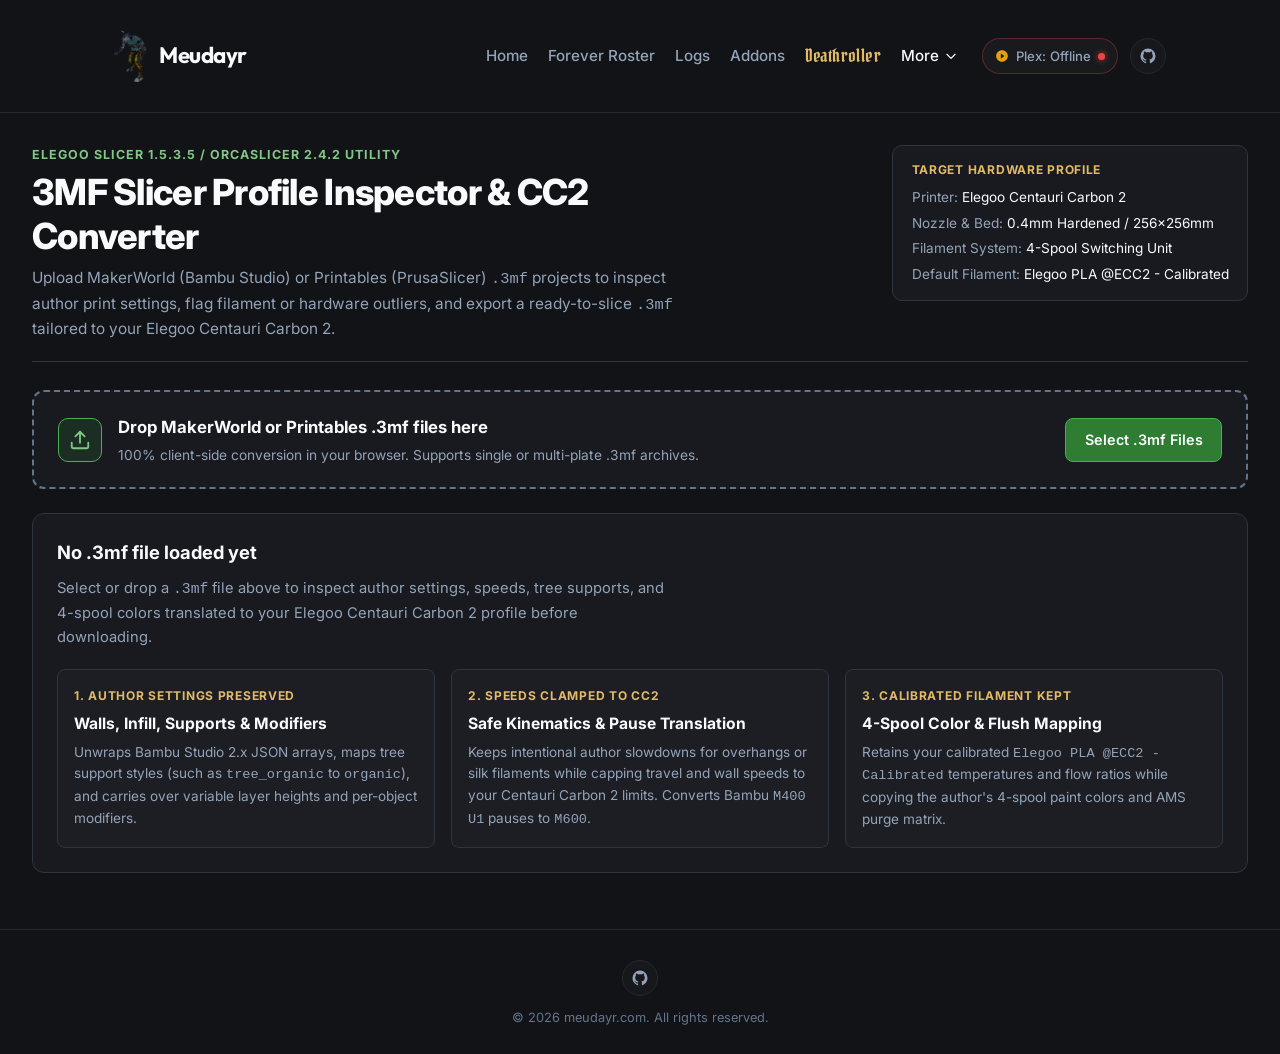
<file: 3mf.html>
<!DOCTYPE html>
<html lang="en">
<head>
    <meta charset="UTF-8">
    <meta name="viewport" content="width=device-width, initial-scale=1.0">
    <title>Meudayr | 3MF Profile Converter (Elegoo Centauri Carbon 2)</title>
    <meta name="description" content="Inspect and convert MakerWorld (Bambu Studio) and Printables (PrusaSlicer) .3mf project files to Elegoo Slicer for the Elegoo Centauri Carbon 2 (0.4mm nozzle, 4-spool system).">
    <link rel="preconnect" href="https://fonts.googleapis.com">
    <link rel="preconnect" href="https://fonts.gstatic.com" crossorigin>
    <link href="https://fonts.googleapis.com/css2?family=Inter:wght@300;400;600;800&family=Outfit:wght@400;700;900&display=swap" rel="stylesheet">
    <link rel="stylesheet" href="style.css">
    <style>
        :root {
            --cc2-bg: #111317;
            --cc2-surface: #181a1f;
            --cc2-surface-alt: #1c1e24;
            --cc2-surface-elevated: #22262e;
            --cc2-text: #f8fafc;
            --cc2-text-muted: #94a3b8;
            --cc2-border-subtle: #2e3440;
            --cc2-border-control: #64748b;
            --cc2-green: #2e7d32;
            --cc2-green-hover: #388e3c;
            --cc2-green-text: #81c784;
            --cc2-gold-text: #e2ba66;
            --cc2-warn-text: #fbbf24;
            --cc2-warn-bg: rgba(245, 158, 11, 0.12);
            --cc2-warn-border: #d97706;
            --cc2-danger-text: #fca5a5;
            --cc2-danger-bg: rgba(239, 68, 68, 0.14);
            --cc2-danger-border: #ef4444;
            --cc2-info-bg: rgba(129, 199, 132, 0.1);
            --cc2-info-border: #4caf50;
            --cc2-mono: ui-monospace, SFMono-Regular, Menlo, Monaco, Consolas, "Liberation Mono", "Courier New", monospace;
        }

        body {
            background-color: var(--cc2-bg);
            color: var(--cc2-text);
        }

        a:focus-visible,
        button:focus-visible,
        input:focus-visible,
        select:focus-visible,
        [role="button"]:focus-visible,
        [role="tab"]:focus-visible {
            outline: 2px solid var(--cc2-green-text);
            outline-offset: 2px;
        }

        .converter-container {
            max-width: 1280px;
            margin: 0 auto;
            padding: 2rem;
            width: 100%;
        }

        .page-intro {
            display: flex;
            justify-content: space-between;
            align-items: flex-start;
            gap: 1.5rem;
            margin-bottom: 1.75rem;
            padding-bottom: 1.25rem;
            border-bottom: 1px solid var(--cc2-border-subtle);
            flex-wrap: wrap;
        }

        .page-intro-copy {
            max-width: 68ch;
        }

        .page-eyebrow {
            font-size: 0.78rem;
            font-weight: 700;
            text-transform: uppercase;
            letter-spacing: 0.08em;
            color: var(--cc2-green-text);
            margin-bottom: 0.4rem;
        }

        .page-title {
            font-family: var(--font-heading);
            font-size: clamp(1.65rem, 3vw, 2.25rem);
            font-weight: 800;
            letter-spacing: -0.02em;
            color: var(--cc2-text);
            line-height: 1.2;
            margin-bottom: 0.5rem;
        }

        .page-subtitle {
            color: var(--cc2-text-muted);
            font-size: 0.96rem;
            line-height: 1.55;
        }

        .target-rig-summary {
            background: var(--cc2-surface);
            border: 1px solid var(--cc2-border-subtle);
            border-radius: 10px;
            padding: 0.9rem 1.15rem;
            min-width: 270px;
        }

        .target-rig-title {
            font-size: 0.75rem;
            font-weight: 700;
            text-transform: uppercase;
            letter-spacing: 0.06em;
            color: var(--cc2-gold-text);
            margin-bottom: 0.45rem;
        }

        .target-rig-specs {
            list-style: none;
            font-size: 0.85rem;
            color: var(--cc2-text);
            display: grid;
            gap: 0.25rem;
        }

        .target-rig-specs span {
            color: var(--cc2-text-muted);
        }

        .upload-bar {
            background: var(--cc2-surface);
            border: 2px dashed var(--cc2-border-control);
            border-radius: 12px;
            padding: 1.35rem 1.5rem;
            display: flex;
            align-items: center;
            justify-content: space-between;
            gap: 1.25rem;
            transition: border-color 0.15s ease, background-color 0.15s ease;
            margin-bottom: 1.5rem;
            cursor: pointer;
        }

        .upload-bar:hover,
        .upload-bar.drag-over {
            border-color: var(--cc2-green-text);
            background: var(--cc2-surface-alt);
        }

        .upload-bar-left {
            display: flex;
            align-items: center;
            gap: 1rem;
            min-width: 0;
        }

        .upload-icon-box {
            width: 44px;
            height: 44px;
            border-radius: 10px;
            background: rgba(46, 125, 50, 0.2);
            border: 1px solid var(--cc2-info-border);
            display: flex;
            align-items: center;
            justify-content: center;
            flex-shrink: 0;
            color: var(--cc2-green-text);
        }

        .upload-copy h2 {
            font-family: var(--font-heading);
            font-size: 1.05rem;
            font-weight: 700;
            color: var(--cc2-text);
            margin-bottom: 0.2rem;
        }

        .upload-copy p {
            font-size: 0.86rem;
            color: var(--cc2-text-muted);
        }

        .upload-actions {
            display: flex;
            align-items: center;
            gap: 0.75rem;
            flex-wrap: wrap;
            flex-shrink: 0;
        }

        .btn-action {
            display: inline-flex;
            align-items: center;
            justify-content: center;
            gap: 0.5rem;
            min-height: 44px;
            padding: 0.6rem 1.15rem;
            border-radius: 8px;
            font-family: var(--font-body);
            font-size: 0.9rem;
            font-weight: 600;
            cursor: pointer;
            transition: background-color 0.15s ease, border-color 0.15s ease;
            text-decoration: none;
            white-space: nowrap;
        }

        .btn-primary-cc2 {
            background-color: var(--cc2-green);
            color: #ffffff;
            border: 1px solid #4caf50;
        }

        .btn-primary-cc2:hover:not(:disabled) {
            background-color: var(--cc2-green-hover);
        }

        .btn-secondary-cc2 {
            background-color: var(--cc2-surface-elevated);
            color: var(--cc2-text);
            border: 1px solid var(--cc2-border-control);
        }

        .btn-secondary-cc2:hover:not(:disabled) {
            background-color: #2c313c;
            border-color: var(--cc2-text);
        }

        .btn-action:disabled {
            opacity: 0.55;
            cursor: not-allowed;
        }

        .state-banner {
            background: var(--cc2-surface);
            border: 1px solid var(--cc2-border-subtle);
            border-radius: 12px;
            padding: 1.5rem;
            margin-bottom: 1.5rem;
        }

        .state-banner.error-banner {
            background: var(--cc2-danger-bg);
            border-color: var(--cc2-danger-border);
        }

        .state-banner-header {
            display: flex;
            align-items: center;
            justify-content: space-between;
            gap: 1rem;
            margin-bottom: 0.6rem;
            flex-wrap: wrap;
        }

        .state-banner h2 {
            font-family: var(--font-heading);
            font-size: 1.15rem;
            color: var(--cc2-text);
        }

        .state-banner p {
            color: var(--cc2-text-muted);
            font-size: 0.92rem;
            max-width: 68ch;
            margin-bottom: 1rem;
        }

        .error-banner p {
            color: var(--cc2-danger-text);
        }

        .empty-grid {
            display: grid;
            grid-template-columns: repeat(3, 1fr);
            gap: 1rem;
            margin-top: 1.25rem;
        }

        .empty-step-card {
            background: var(--cc2-surface-alt);
            border: 1px solid var(--cc2-border-subtle);
            border-radius: 8px;
            padding: 1rem;
        }

        .empty-step-label {
            font-size: 0.75rem;
            font-weight: 700;
            text-transform: uppercase;
            letter-spacing: 0.06em;
            color: var(--cc2-gold-text);
            margin-bottom: 0.35rem;
        }

        .empty-step-card h3 {
            font-family: var(--font-heading);
            font-size: 0.98rem;
            color: var(--cc2-text);
            margin-bottom: 0.35rem;
        }

        .empty-step-card p {
            font-size: 0.85rem;
            color: var(--cc2-text-muted);
            margin-bottom: 0;
        }

        .queue-strip {
            background: var(--cc2-surface);
            border: 1px solid var(--cc2-border-subtle);
            border-radius: 10px;
            padding: 0.75rem 1rem;
            margin-bottom: 1.5rem;
            display: flex;
            align-items: center;
            justify-content: space-between;
            gap: 1rem;
            flex-wrap: wrap;
        }

        .queue-tabs {
            display: flex;
            align-items: center;
            gap: 0.5rem;
            flex-wrap: wrap;
        }

        .queue-file-btn {
            min-height: 44px;
            padding: 0.45rem 0.9rem;
            border-radius: 8px;
            background: var(--cc2-surface-alt);
            border: 1px solid var(--cc2-border-control);
            color: var(--cc2-text-muted);
            font-family: var(--font-body);
            font-size: 0.85rem;
            font-weight: 600;
            cursor: pointer;
            display: inline-flex;
            align-items: center;
            gap: 0.5rem;
        }

        .queue-file-btn.active {
            background: rgba(46, 125, 50, 0.22);
            border-color: var(--cc2-green-text);
            color: var(--cc2-text);
        }

        .inspector-workspace {
            display: grid;
            grid-template-columns: 5fr 7fr;
            gap: 1.5rem;
            align-items: start;
        }

        .inspector-col {
            display: flex;
            flex-direction: column;
            gap: 1.5rem;
            min-width: 0;
        }

        .panel-card {
            background: var(--cc2-surface);
            border: 1px solid var(--cc2-border-subtle);
            border-radius: 12px;
            padding: 1.35rem;
            min-width: 0;
        }

        .panel-header {
            display: flex;
            align-items: center;
            justify-content: space-between;
            gap: 0.75rem;
            margin-bottom: 1rem;
            padding-bottom: 0.75rem;
            border-bottom: 1px solid var(--cc2-border-subtle);
            flex-wrap: wrap;
        }

        .panel-title {
            font-family: var(--font-heading);
            font-size: 1.08rem;
            font-weight: 700;
            color: var(--cc2-text);
        }

        .panel-badge {
            font-size: 0.75rem;
            font-weight: 700;
            padding: 0.25rem 0.6rem;
            border-radius: 6px;
            background: var(--cc2-surface-elevated);
            border: 1px solid var(--cc2-border-control);
            color: var(--cc2-text);
        }

        .model-summary-top {
            display: grid;
            grid-template-columns: 128px 1fr;
            gap: 1.15rem;
            align-items: start;
            margin-bottom: 1.15rem;
        }

        .thumb-frame {
            width: 128px;
            height: 128px;
            border-radius: 10px;
            background: var(--cc2-surface-alt);
            border: 1px solid var(--cc2-border-subtle);
            display: flex;
            align-items: center;
            justify-content: center;
            overflow: hidden;
            color: var(--cc2-text-muted);
            font-size: 0.78rem;
            text-align: center;
            padding: 0.5rem;
        }

        .thumb-frame img {
            width: 100%;
            height: 100%;
            object-fit: contain;
        }

        .model-meta-title {
            font-family: var(--font-heading);
            font-size: 1.2rem;
            font-weight: 800;
            color: var(--cc2-text);
            margin-bottom: 0.25rem;
            overflow-wrap: break-word;
            word-break: break-word;
        }

        .model-meta-sub {
            font-size: 0.85rem;
            color: var(--cc2-text-muted);
            margin-bottom: 0.75rem;
            overflow-wrap: break-word;
        }

        .meta-kv-grid {
            display: grid;
            grid-template-columns: repeat(2, 1fr);
            gap: 0.55rem;
        }

        .meta-kv-item {
            background: var(--cc2-surface-alt);
            border: 1px solid var(--cc2-border-subtle);
            border-radius: 8px;
            padding: 0.5rem 0.7rem;
            min-width: 0;
        }

        .meta-kv-label {
            font-size: 0.72rem;
            text-transform: uppercase;
            letter-spacing: 0.05em;
            color: var(--cc2-text-muted);
            display: block;
            margin-bottom: 0.1rem;
        }

        .meta-kv-val {
            font-size: 0.86rem;
            font-weight: 600;
            color: var(--cc2-text);
            display: block;
            overflow-wrap: break-word;
        }

        .convert-cta-box {
            background: var(--cc2-surface-alt);
            border: 1px solid var(--cc2-border-subtle);
            border-radius: 10px;
            padding: 1rem;
            display: flex;
            flex-direction: column;
            gap: 0.75rem;
        }

        .convert-cta-row {
            display: flex;
            align-items: center;
            justify-content: space-between;
            gap: 0.75rem;
            flex-wrap: wrap;
        }

        .convert-status-text {
            font-size: 0.85rem;
            color: var(--cc2-green-text);
            font-weight: 600;
        }

        .outlier-list {
            display: flex;
            flex-direction: column;
            gap: 0.75rem;
        }

        .outlier-item {
            border-radius: 8px;
            padding: 0.85rem 1rem;
            border: 1px solid var(--cc2-border-subtle);
            background: var(--cc2-surface-alt);
        }

        .outlier-item.severity-high {
            background: var(--cc2-danger-bg);
            border-color: var(--cc2-danger-border);
        }

        .outlier-item.severity-warn {
            background: var(--cc2-warn-bg);
            border-color: var(--cc2-warn-border);
        }

        .outlier-item.severity-info {
            background: var(--cc2-info-bg);
            border-color: var(--cc2-info-border);
        }

        .outlier-top {
            display: flex;
            align-items: center;
            gap: 0.5rem;
            margin-bottom: 0.3rem;
            flex-wrap: wrap;
        }

        .outlier-tag {
            font-size: 0.72rem;
            font-weight: 800;
            text-transform: uppercase;
            letter-spacing: 0.05em;
            padding: 0.15rem 0.45rem;
            border-radius: 4px;
            background: var(--cc2-surface);
            color: var(--cc2-text);
            border: 1px solid var(--cc2-border-control);
        }

        .severity-high .outlier-tag {
            color: var(--cc2-danger-text);
            border-color: var(--cc2-danger-border);
        }

        .severity-warn .outlier-tag {
            color: var(--cc2-warn-text);
            border-color: var(--cc2-warn-border);
        }

        .severity-info .outlier-tag {
            color: var(--cc2-green-text);
            border-color: var(--cc2-info-border);
        }

        .outlier-title {
            font-size: 0.92rem;
            font-weight: 700;
            color: var(--cc2-text);
        }

        .outlier-detail {
            font-size: 0.85rem;
            color: var(--cc2-text-muted);
            line-height: 1.5;
        }

        .severity-high .outlier-detail,
        .severity-warn .outlier-detail {
            color: var(--cc2-text);
        }

        .spool-grid {
            display: grid;
            grid-template-columns: repeat(2, 1fr);
            gap: 0.85rem;
        }

        .spool-card {
            background: var(--cc2-surface-alt);
            border: 1px solid var(--cc2-border-subtle);
            border-radius: 10px;
            padding: 0.9rem;
            display: flex;
            flex-direction: column;
            gap: 0.65rem;
            min-width: 0;
        }

        .spool-header {
            display: flex;
            align-items: center;
            justify-content: space-between;
            gap: 0.5rem;
        }

        .spool-num {
            font-family: var(--font-heading);
            font-size: 0.92rem;
            font-weight: 700;
            color: var(--cc2-text);
        }

        .spool-source-badge {
            font-size: 0.74rem;
            font-weight: 600;
            padding: 0.15rem 0.5rem;
            border-radius: 4px;
            background: var(--cc2-surface-elevated);
            color: var(--cc2-text-muted);
            border: 1px solid var(--cc2-border-subtle);
        }

        .spool-source-badge.active-slot {
            color: var(--cc2-green-text);
            border-color: var(--cc2-info-border);
        }

        .spool-source-meta {
            font-size: 0.8rem;
            color: var(--cc2-text-muted);
            line-height: 1.4;
            overflow-wrap: break-word;
        }

        .spool-controls {
            display: grid;
            grid-template-columns: 48px 1fr;
            gap: 0.5rem;
            align-items: center;
        }

        .spool-color-input {
            width: 44px;
            height: 44px;
            padding: 2px;
            border-radius: 8px;
            background: var(--cc2-surface);
            border: 1px solid var(--cc2-border-control);
            cursor: pointer;
        }

        .form-control-select,
        .form-control-input {
            width: 100%;
            min-height: 44px;
            padding: 0.5rem 0.75rem;
            border-radius: 8px;
            background-color: var(--cc2-surface);
            color: var(--cc2-text);
            border: 1px solid var(--cc2-border-control);
            font-family: var(--font-body);
            font-size: 0.86rem;
        }

        .options-grid {
            display: grid;
            grid-template-columns: repeat(2, 1fr);
            gap: 1rem;
        }

        .option-field {
            display: flex;
            flex-direction: column;
            gap: 0.35rem;
        }

        .option-field.full-span {
            grid-column: 1 / -1;
        }

        .option-label {
            font-size: 0.84rem;
            font-weight: 600;
            color: var(--cc2-text);
        }

        .option-hint {
            font-size: 0.78rem;
            color: var(--cc2-text-muted);
        }

        .checkbox-row {
            display: flex;
            align-items: flex-start;
            gap: 0.75rem;
            background: var(--cc2-surface-alt);
            border: 1px solid var(--cc2-border-subtle);
            border-radius: 8px;
            padding: 0.75rem 0.9rem;
            cursor: pointer;
            min-height: 44px;
        }

        .checkbox-row input[type="checkbox"] {
            width: 20px;
            height: 20px;
            margin-top: 2px;
            accent-color: var(--cc2-green);
            flex-shrink: 0;
            cursor: pointer;
        }

        .checkbox-copy {
            display: flex;
            flex-direction: column;
            gap: 0.15rem;
        }

        .checkbox-title {
            font-size: 0.88rem;
            font-weight: 600;
            color: var(--cc2-text);
        }

        .checkbox-desc {
            font-size: 0.8rem;
            color: var(--cc2-text-muted);
        }

        .inspector-toolbar {
            display: flex;
            align-items: center;
            justify-content: space-between;
            gap: 0.75rem;
            margin-bottom: 1rem;
            flex-wrap: wrap;
        }

        .filter-tabs {
            display: flex;
            align-items: center;
            gap: 0.5rem;
            flex-wrap: wrap;
        }

        .filter-tab-btn {
            min-height: 44px;
            padding: 0.45rem 0.85rem;
            border-radius: 8px;
            background: var(--cc2-surface-alt);
            border: 1px solid var(--cc2-border-control);
            color: var(--cc2-text-muted);
            font-family: var(--font-body);
            font-size: 0.82rem;
            font-weight: 600;
            cursor: pointer;
        }

        .filter-tab-btn[aria-selected="true"] {
            background: rgba(46, 125, 50, 0.22);
            border-color: var(--cc2-green-text);
            color: var(--cc2-text);
        }

        .search-filter-wrap {
            flex: 1;
            min-width: 200px;
            max-width: 280px;
        }

        .table-scroll-container {
            width: 100%;
            overflow-x: auto;
            border: 1px solid var(--cc2-border-subtle);
            border-radius: 8px;
            background: var(--cc2-surface-alt);
        }

        .diff-table {
            width: 100%;
            border-collapse: collapse;
            text-align: left;
            font-size: 0.84rem;
        }

        .diff-table th {
            background: var(--cc2-surface-elevated);
            color: var(--cc2-text);
            font-weight: 700;
            padding: 0.75rem 0.85rem;
            border-bottom: 1px solid var(--cc2-border-subtle);
            white-space: nowrap;
        }

        .diff-table td {
            padding: 0.65rem 0.85rem;
            border-bottom: 1px solid var(--cc2-border-subtle);
            vertical-align: top;
            color: var(--cc2-text);
        }

        .diff-table tr:last-child td {
            border-bottom: none;
        }

        .diff-key {
            font-family: var(--cc2-mono);
            font-size: 0.8rem;
            color: var(--cc2-gold-text);
            word-break: break-word;
        }

        .diff-val-mono {
            font-family: var(--cc2-mono);
            font-size: 0.8rem;
            word-break: break-word;
        }

        .diff-val-muted {
            color: var(--cc2-text-muted);
            font-family: var(--cc2-mono);
            font-size: 0.8rem;
        }

        .rule-pill {
            display: inline-block;
            font-size: 0.72rem;
            font-weight: 700;
            padding: 0.15rem 0.45rem;
            border-radius: 4px;
            margin-right: 0.35rem;
            margin-bottom: 0.25rem;
            border: 1px solid var(--cc2-border-control);
            background: var(--cc2-surface);
            color: var(--cc2-text);
        }

        .rule-pill.pill-explicit {
            color: var(--cc2-green-text);
            border-color: var(--cc2-info-border);
        }

        .rule-pill.pill-clamped {
            color: var(--cc2-warn-text);
            border-color: var(--cc2-warn-border);
        }

        .rule-pill.pill-enum {
            color: var(--cc2-gold-text);
            border-color: var(--cc2-gold-text);
        }

        .rule-desc {
            display: block;
            font-size: 0.78rem;
            color: var(--cc2-text-muted);
            margin-top: 0.15rem;
        }

        .hidden {
            display: none !important;
        }

        @media (max-width: 960px) {
            .inspector-workspace {
                grid-template-columns: 1fr;
            }
            .empty-grid {
                grid-template-columns: 1fr;
            }
        }

        @media (max-width: 600px) {
            .converter-container {
                padding: 1rem;
            }
            .upload-bar {
                flex-direction: column;
                align-items: stretch;
                padding: 1.1rem;
            }
            .upload-actions {
                width: 100%;
                flex-direction: column;
                align-items: stretch;
            }
            .upload-actions .btn-action {
                width: 100%;
            }
            .model-summary-top {
                grid-template-columns: 1fr;
            }
            .thumb-frame {
                width: 100%;
                height: 160px;
            }
            .meta-kv-grid,
            .spool-grid,
            .options-grid {
                grid-template-columns: 1fr;
            }
            .search-filter-wrap {
                max-width: 100%;
                width: 100%;
            }
            .convert-cta-row .btn-action {
                width: 100%;
            }
        }
    </style>
</head>
<body>
    <header>
        <div class="container nav-container">
            <a href="index.html" class="brand" id="nav-brand-link">
                <img src="assets/logo.png" alt="Meudayr Logo" id="nav-brand-logo">
                <span>Meudayr</span>
            </a>
            <div class="nav-group">
                        <nav class="nav-menu">
          <a href="index.html" class="nav-link" id="nav-home-link">Home</a>
          <a href="forever.html" class="nav-link" id="nav-forever-link">Forever Roster</a>
          <a href="logs.html" class="nav-link" id="nav-logs-link">Logs</a>
          <a href="addons.html" class="nav-link" id="nav-addons-link">Addons</a>
          <a href="deathroller.html" class="nav-link nav-deathroller" id="nav-deathroller-link">Deathroller</a>
          <div class="nav-dropdown" id="nav-more-dropdown">
            <button type="button" class="nav-dropdown-trigger nav-link active" aria-expanded="false" aria-haspopup="true" id="nav-more-btn">
              <span>More</span>
              <svg class="nav-dropdown-chevron" viewBox="0 0 24 24" fill="none" stroke="currentColor" stroke-width="2"><path stroke-linecap="round" stroke-linejoin="round" d="M19 9l-7 7-7-7"/></svg>
            </button>
            <div class="nav-dropdown-menu" role="menu" aria-label="More tools">
              <a href="deals.html" class="nav-dropdown-item" role="menuitem" id="nav-deals-link">
                <svg viewBox="0 0 24 24" fill="none" stroke="currentColor" stroke-width="2"><path stroke-linecap="round" stroke-linejoin="round" d="M7 7h.01M7 3h5c.512 0 1.024.195 1.414.586l7 7a2 2 0 010 2.828l-7 7a2 2 0 01-2.828 0l-7-7A2 2 0 013 12V7a4 4 0 014-4z"/></svg>
                <span>Deal Finder</span>
              </a>
              <a href="3mf.html" class="nav-dropdown-item active" role="menuitem" id="nav-3mf-link">
                <svg viewBox="0 0 24 24" fill="none" stroke="currentColor" stroke-width="2"><path stroke-linecap="round" stroke-linejoin="round" d="M21 16V8a2 2 0 00-1-1.73l-7-4a2 2 0 00-2 0l-7 4A2 2 0 003 8v8a2 2 0 001 1.73l7 4a2 2 0 002 0l7-4A2 2 0 0021 16z"/><polyline stroke-linecap="round" stroke-linejoin="round" points="3.27 6.96 12 12.01 20.73 6.96"/><line stroke-linecap="round" stroke-linejoin="round" x1="12" y1="22.08" x2="12" y2="12"/></svg>
                <span>3MF Converter</span>
              </a>
              <a href="dr.html" class="nav-dropdown-item" role="menuitem" id="nav-dr-link">
                <svg viewBox="0 0 24 24" fill="none" stroke="currentColor" stroke-width="2"><path stroke-linecap="round" stroke-linejoin="round" d="M9 7h6m0 10v-3m-3 3h.01M9 17h.01M9 11h.01M12 11h.01M15 11h.01M4 19h16a2 2 0 002-2V7a2 2 0 00-2-2H4a2 2 0 00-2 2v10a2 2 0 002 2z"/></svg>
                <span>DR Calculator</span>
              </a>
              <a href="gifts.html" class="nav-dropdown-item" role="menuitem" id="nav-gifts-link">
                <svg viewBox="0 0 24 24" fill="none" stroke="currentColor" stroke-width="2"><path stroke-linecap="round" stroke-linejoin="round" d="M20 12v10H4V12M2 7h20v5H2V7zm10-5c-1.5 0-3 1.5-3 3 0 .7.3 1.3.8 1.8L12 7l2.2-.2c.5-.5.8-1.1.8-1.8 0-1.5-1.5-3-3-3zM12 7v15"/></svg>
                <span>Fire Emblem Gift Tool</span>
              </a>
              <a href="champions.html" class="nav-dropdown-item" role="menuitem" id="nav-champions-link">
                <svg viewBox="0 0 24 24" fill="none" stroke="currentColor" stroke-width="2"><rect x="2" y="4" width="20" height="16" rx="2"/><circle cx="8" cy="11" r="2"/><circle cx="16" cy="11" r="2"/><path d="M6 17h12M9 11h6"/></svg>
                <span>Marvel Champions Cassette Tool</span>
              </a>
            </div>
          </div>
        </nav>
                <div class="social-links">
                    <a href="https://plex.meudayr.com" class="plex-nav-pill checking" target="_blank" rel="noopener noreferrer" id="nav-plex-link" title="Open Plex Media Server">
                        <svg viewBox="0 0 24 24" fill="currentColor" class="plex-nav-svg"><path d="M12 2C6.48 2 2 6.48 2 12s4.48 10 10 10 10-4.48 10-10S17.52 2 12 2zm-2 14.5v-9l6 4.5-6 4.5z"/></svg>
                        <span class="plex-nav-text">Plex: <span id="plex-status-label">Checking...</span></span>
                        <span class="plex-nav-dot" id="plex-nav-dot"></span>
                    </a>
                    <a href="https://github.com/Meudayr" class="social-icon" target="_blank" rel="noopener noreferrer" aria-label="GitHub Profile" id="nav-github-link">
                        <svg viewBox="0 0 24 24"><path d="M12 2A10 10 0 0 0 2 12c0 4.42 2.87 8.17 6.84 9.5.5.08.66-.23.66-.5v-1.69c-2.77.6-3.36-1.34-3.36-1.34-.46-1.16-1.11-1.47-1.11-1.47-.9-.62.07-.6.07-.6 1 .07 1.53 1.03 1.53 1.03.9 1.52 2.34 1.07 2.91.83.09-.65.35-1.09.63-1.34-2.22-.25-4.55-1.11-4.55-4.92 0-1.11.38-2 1.03-2.71-.1-.25-.45-1.29.1-2.64 0 0 .84-.27 2.75 1.02.79-.22 1.65-.33 2.5-.33.85 0 1.71.11 2.5.33 1.91-1.29 2.75-1.02 2.75-1.02.55 1.35.2 2.39.1 2.64.65.71 1.03 1.6 1.03 2.71 0 3.82-2.34 4.66-4.57 4.91.36.31.69.92.69 1.85V21c0 .27.16.59.67.5C19.14 20.16 22 16.42 22 12A10 10 0 0 0 12 2z"/></svg>
                    </a>
                </div>
            </div>
        </div>
    </header>

    <main class="converter-container">
        <section class="page-intro" aria-labelledby="converter-heading">
            <div class="page-intro-copy">
                <p class="page-eyebrow">Elegoo Slicer 1.5.3.5 / OrcaSlicer 2.4.2 Utility</p>
                <h1 class="page-title" id="converter-heading">3MF Slicer Profile Inspector &amp; CC2 Converter</h1>
                <p class="page-subtitle">
                    Upload MakerWorld (Bambu Studio) or Printables (PrusaSlicer) <code>.3mf</code> projects to inspect author print settings, flag filament or hardware outliers, and export a ready-to-slice <code>.3mf</code> tailored to your Elegoo Centauri Carbon 2.
                </p>
            </div>
            <aside class="target-rig-summary" aria-label="Target hardware configuration">
                <div class="target-rig-title">Target Hardware Profile</div>
                <ul class="target-rig-specs">
                    <li><span>Printer:</span> Elegoo Centauri Carbon 2</li>
                    <li><span>Nozzle &amp; Bed:</span> 0.4mm Hardened / 256x256mm</li>
                    <li><span>Filament System:</span> 4-Spool Switching Unit</li>
                    <li><span>Default Filament:</span> Elegoo PLA @ECC2 - Calibrated</li>
                </ul>
            </aside>
        </section>

        <div class="upload-bar" id="dropzone" tabindex="0" role="button" aria-label="Upload .3mf files by clicking or dragging and dropping">
            <div class="upload-bar-left">
                <div class="upload-icon-box" aria-hidden="true">
                    <svg width="22" height="22" viewBox="0 0 24 24" fill="none" stroke="currentColor" stroke-width="2" stroke-linecap="round" stroke-linejoin="round">
                        <path d="M21 15v4a2 2 0 0 1-2 2H5a2 2 0 0 1-2-2v-4"/>
                        <polyline points="17 8 12 3 7 8"/>
                        <line x1="12" y1="3" x2="12" y2="15"/>
                    </svg>
                </div>
                <div class="upload-copy">
                    <h2>Drop MakerWorld or Printables .3mf files here</h2>
                    <p>100% client-side conversion in your browser. Supports single or multi-plate .3mf archives.</p>
                </div>
            </div>
            <div class="upload-actions">
                <input type="file" id="file-input" accept=".3mf" multiple class="hidden" aria-label="Select .3mf files from device">
                <button type="button" class="btn-action btn-primary-cc2" id="browse-files-btn">Select .3mf Files</button>
            </div>
        </div>

        <section class="state-banner error-banner hidden" id="error-state-panel" role="alert" aria-live="assertive">
            <div class="state-banner-header">
                <h2 id="error-state-title">Could not read .3mf file</h2>
                <button type="button" class="btn-action btn-secondary-cc2" id="dismiss-error-btn">Dismiss Error</button>
            </div>
            <p id="error-state-message">Verify that the selected file is a valid .3mf ZIP package exported by Bambu Studio, PrusaSlicer, or OrcaSlicer.</p>
        </section>

        <section class="state-banner hidden" id="loading-state-panel" aria-live="polite">
            <div class="state-banner-header">
                <h2 id="loading-state-title">Inspecting .3mf archive...</h2>
            </div>
            <p id="loading-state-message">Reading project metadata, filament slots, per-object modifiers, and build plate coordinates.</p>
        </section>

        <section class="state-banner" id="empty-state-panel" aria-labelledby="empty-state-heading">
            <div class="state-banner-header">
                <h2 id="empty-state-heading">No .3mf file loaded yet</h2>
            </div>
            <p>
                Select or drop a <code>.3mf</code> file above to inspect author settings, speeds, tree supports, and 4-spool colors translated to your Elegoo Centauri Carbon 2 profile before downloading.
            </p>
            <div class="empty-grid">
                <div class="empty-step-card">
                    <div class="empty-step-label">1. Author Settings Preserved</div>
                    <h3>Walls, Infill, Supports &amp; Modifiers</h3>
                    <p>Unwraps Bambu Studio 2.x JSON arrays, maps tree support styles (such as <code>tree_organic</code> to <code>organic</code>), and carries over variable layer heights and per-object modifiers.</p>
                </div>
                <div class="empty-step-card">
                    <div class="empty-step-label">2. Speeds Clamped to CC2</div>
                    <h3>Safe Kinematics &amp; Pause Translation</h3>
                    <p>Keeps intentional author slowdowns for overhangs or silk filaments while capping travel and wall speeds to your Centauri Carbon 2 limits. Converts Bambu <code>M400 U1</code> pauses to <code>M600</code>.</p>
                </div>
                <div class="empty-step-card">
                    <div class="empty-step-label">3. Calibrated Filament Kept</div>
                    <h3>4-Spool Color &amp; Flush Mapping</h3>
                    <p>Retains your calibrated <code>Elegoo PLA @ECC2 - Calibrated</code> temperatures and flow ratios while copying the author's 4-spool paint colors and AMS purge matrix.</p>
                </div>
            </div>
        </section>

        <div class="queue-strip hidden" id="queue-strip" aria-label="Uploaded .3mf file queue">
            <div class="queue-tabs" id="queue-tabs" role="tablist" aria-label="Queued files"></div>
            <div>
                <button type="button" class="btn-action btn-secondary-cc2 hidden" id="convert-all-btn">Convert &amp; Download All Queued Files</button>
            </div>
        </div>

        <div class="inspector-workspace hidden" id="inspector-workspace">
            <div class="inspector-col">
                <section class="panel-card" aria-labelledby="summary-panel-title">
                    <div class="panel-header">
                        <h2 class="panel-title" id="summary-panel-title">Project Summary &amp; Export</h2>
                        <span class="panel-badge" id="source-format-badge">MakerWorld / Bambu Studio</span>
                    </div>

                    <div class="model-summary-top">
                        <div class="thumb-frame" id="model-thumb-box">
                            <span>No plate preview image</span>
                        </div>
                        <div>
                            <h3 class="model-meta-title" id="model-title-text">Model Title</h3>
                            <p class="model-meta-sub" id="model-designer-text">Designer information</p>
                            <div class="meta-kv-grid">
                                <div class="meta-kv-item">
                                    <span class="meta-kv-label">Source Printer</span>
                                    <span class="meta-kv-val" id="meta-source-printer">Bambu Lab A1</span>
                                </div>
                                <div class="meta-kv-item">
                                    <span class="meta-kv-label">Source Bed Size</span>
                                    <span class="meta-kv-val" id="meta-source-bed">256 x 256 mm</span>
                                </div>
                                <div class="meta-kv-item">
                                    <span class="meta-kv-label">Plates &amp; Objects</span>
                                    <span class="meta-kv-val" id="meta-plates-objects">1 plate / 1 object</span>
                                </div>
                                <div class="meta-kv-item">
                                    <span class="meta-kv-label">Layer / Walls / Infill</span>
                                    <span class="meta-kv-val" id="meta-layer-walls">0.20mm / 2 walls / 15%</span>
                                </div>
                            </div>
                        </div>
                    </div>

                    <div class="convert-cta-box">
                        <div class="convert-cta-row">
                            <button type="button" class="btn-action btn-primary-cc2" id="convert-download-btn">
                                Convert &amp; Download for Elegoo Slicer
                            </button>
                            <span class="convert-status-text" id="convert-status-text" aria-live="polite">Ready to convert</span>
                        </div>
                    </div>
                </section>

                <section class="panel-card" aria-labelledby="outliers-panel-title">
                    <div class="panel-header">
                        <h2 class="panel-title" id="outliers-panel-title">Outliers &amp; Author Alerts</h2>
                        <span class="panel-badge" id="outlier-count-badge">0 Alerts</span>
                    </div>
                    <div class="outlier-list" id="outlier-list"></div>
                </section>

                <section class="panel-card" aria-labelledby="spools-panel-title">
                    <div class="panel-header">
                        <h2 class="panel-title" id="spools-panel-title">4-Spool Switching System Mapping</h2>
                        <span class="panel-badge" id="spool-count-badge">4 Spool Slots</span>
                    </div>
                    <div class="spool-grid" id="spool-grid"></div>
                </section>
            </div>

            <div class="inspector-col">
                <section class="panel-card" aria-labelledby="options-panel-title">
                    <div class="panel-header">
                        <h2 class="panel-title" id="options-panel-title">CC2 Conversion Options</h2>
                        <button type="button" class="btn-action btn-secondary-cc2" id="reset-options-btn">Reset Defaults</button>
                    </div>

                    <div class="options-grid">
                        <div class="option-field full-span">
                            <label class="option-label" for="opt-base-preset">Target Elegoo CC2 Base Process Preset</label>
                            <select class="form-control-select" id="opt-base-preset">
                                <option value="0.20mm Standard @Elegoo CC2 0.4 nozzle - DL profile">0.20mm Standard @Elegoo CC2 0.4 nozzle - DL profile (Recommended)</option>
                                <option value="0.20mm Standard @Elegoo CC2 0.4 nozzle">0.20mm Standard @Elegoo CC2 0.4 nozzle (System Default)</option>
                                <option value="0.28mm Extra Draft @Elegoo CC2 0.4 nozzle - skadis">0.28mm Extra Draft @Elegoo CC2 0.4 nozzle - skadis</option>
                            </select>
                            <span class="option-hint">Author process settings are layered onto this CC2 profile and speeds are clamped to CC2 limits.</span>
                        </div>

                        <div class="option-field">
                            <label class="option-label" for="opt-infill-override">Sparse Infill Pattern</label>
                            <select class="form-control-select" id="opt-infill-override">
                                <option value="keep">Keep Author Pattern (Translated)</option>
                                <option value="gyroid">Force Gyroid</option>
                                <option value="crosshatch">Force Crosshatch</option>
                                <option value="adaptivecubic">Force Adaptive Cubic</option>
                                <option value="grid">Force Grid</option>
                                <option value="rectilinear">Force Rectilinear</option>
                            </select>
                        </div>

                        <div class="option-field">
                            <label class="option-label" for="opt-brim-override">Brim Type Override</label>
                            <select class="form-control-select" id="opt-brim-override">
                                <option value="keep">Keep Author Brim Setting</option>
                                <option value="auto_brim">Auto Brim</option>
                                <option value="outer_only">Outer Brim Only</option>
                                <option value="no_brim">No Brim</option>
                            </select>
                        </div>

                        <div class="option-field full-span">
                            <label class="checkbox-row" for="opt-center-bed">
                                <input type="checkbox" id="opt-center-bed">
                                <span class="checkbox-copy">
                                    <span class="checkbox-title">Center objects on 256x256mm Centauri Carbon 2 bed</span>
                                    <span class="checkbox-desc">Automatically enabled when source bed dimensions differ from 256x256mm (such as 180x180mm Bambu A1 mini or 250x210mm Prusa beds).</span>
                                </span>
                            </label>
                        </div>
                    </div>
                </section>

                <section class="panel-card" aria-labelledby="diff-panel-title">
                    <div class="panel-header">
                        <h2 class="panel-title" id="diff-panel-title">Translated Settings Inspector</h2>
                        <span class="panel-badge" id="diff-count-badge">0 Settings</span>
                    </div>

                    <div class="inspector-toolbar">
                        <div class="filter-tabs" role="tablist" aria-label="Filter translated settings">
                            <button type="button" class="filter-tab-btn" role="tab" aria-selected="true" data-filter="all" id="tab-all">All Translated</button>
                            <button type="button" class="filter-tab-btn" role="tab" aria-selected="false" data-filter="explicit" id="tab-explicit">Author Overrides</button>
                            <button type="button" class="filter-tab-btn" role="tab" aria-selected="false" data-filter="clamped" id="tab-clamped">Clamped Speeds</button>
                            <button type="button" class="filter-tab-btn" role="tab" aria-selected="false" data-filter="objects" id="tab-objects">Object &amp; Part Modifiers</button>
                        </div>
                        <div class="search-filter-wrap">
                            <input type="search" class="form-control-input" id="diff-search-input" placeholder="Filter by key or value..." aria-label="Filter settings table by key or value">
                        </div>
                    </div>

                    <div class="table-scroll-container" id="diff-table-container">
                        <table class="diff-table" aria-label="Translated slicer settings comparison">
                            <thead id="diff-table-head">
                                <tr>
                                    <th scope="col">Setting Key</th>
                                    <th scope="col">Source Value</th>
                                    <th scope="col">CC2 Default</th>
                                    <th scope="col">Converted CC2 Value</th>
                                    <th scope="col">Translation Rule</th>
                                </tr>
                            </thead>
                            <tbody id="diff-table-body"></tbody>
                        </table>
                    </div>
                </section>
            </div>
        </div>
    </main>

    <footer>
        <div class="container footer-content">
            <div class="social-links" id="footer-social-links">
                <a href="https://github.com/Meudayr" class="social-icon" target="_blank" rel="noopener noreferrer" aria-label="GitHub Profile" id="footer-github-link">
                    <svg viewBox="0 0 24 24"><path d="M12 2A10 10 0 0 0 2 12c0 4.42 2.87 8.17 6.84 9.5.5.08.66-.23.66-.5v-1.69c-2.77.6-3.36-1.34-3.36-1.34-.46-1.16-1.11-1.47-1.11-1.47-.9-.62.07-.6.07-.6 1 .07 1.53 1.03 1.53 1.03.9 1.52 2.34 1.07 2.91.83.09-.65.35-1.09.63-1.34-2.22-.25-4.55-1.11-4.55-4.92 0-1.11.38-2 1.03-2.71-.1-.25-.45-1.29.1-2.64 0 0 .84-.27 2.75 1.02.79-.22 1.65-.33 2.5-.33.85 0 1.71.11 2.5.33 1.91-1.29 2.75-1.02 2.75-1.02.55 1.35.2 2.39.1 2.64.65.71 1.03 1.6 1.03 2.71 0 3.82-2.34 4.66-4.57 4.91.36.31.69.92.69 1.85V21c0 .27.16.59.67.5C19.14 20.16 22 16.42 22 12A10 10 0 0 0 12 2z"/></svg>
                </a>
            </div>
            <p class="copyright" id="footer-copyright">&copy; 2026 meudayr.com. All rights reserved.</p>
        </div>
    </footer>

    <script src="assets/cc2-baseline.js"></script>
    <script src="assets/cc2-converter.js"></script>
    <script>
        (function () {
            'use strict';

            const state = {
                queue: [],
                activeIndex: -1,
                activeFilter: 'all',
                searchQuery: '',
                thumbUrl: null
            };

            const els = {
                dropzone: document.getElementById('dropzone'),
                fileInput: document.getElementById('file-input'),
                browseBtn: document.getElementById('browse-files-btn'),
                errorPanel: document.getElementById('error-state-panel'),
                errorTitle: document.getElementById('error-state-title'),
                errorMsg: document.getElementById('error-state-message'),
                dismissErrorBtn: document.getElementById('dismiss-error-btn'),
                loadingPanel: document.getElementById('loading-state-panel'),
                loadingTitle: document.getElementById('loading-state-title'),
                loadingMsg: document.getElementById('loading-state-message'),
                emptyPanel: document.getElementById('empty-state-panel'),
                queueStrip: document.getElementById('queue-strip'),
                queueTabs: document.getElementById('queue-tabs'),
                convertAllBtn: document.getElementById('convert-all-btn'),
                workspace: document.getElementById('inspector-workspace'),
                sourceFormatBadge: document.getElementById('source-format-badge'),
                thumbBox: document.getElementById('model-thumb-box'),
                modelTitle: document.getElementById('model-title-text'),
                modelDesigner: document.getElementById('model-designer-text'),
                metaPrinter: document.getElementById('meta-source-printer'),
                metaBed: document.getElementById('meta-source-bed'),
                metaPlates: document.getElementById('meta-plates-objects'),
                metaLayerWalls: document.getElementById('meta-layer-walls'),
                convertBtn: document.getElementById('convert-download-btn'),
                convertStatus: document.getElementById('convert-status-text'),
                outlierCountBadge: document.getElementById('outlier-count-badge'),
                outlierList: document.getElementById('outlier-list'),
                spoolCountBadge: document.getElementById('spool-count-badge'),
                spoolGrid: document.getElementById('spool-grid'),
                resetOptionsBtn: document.getElementById('reset-options-btn'),
                optBasePreset: document.getElementById('opt-base-preset'),
                optInfill: document.getElementById('opt-infill-override'),
                optBrim: document.getElementById('opt-brim-override'),
                optCenterBed: document.getElementById('opt-center-bed'),
                diffCountBadge: document.getElementById('diff-count-badge'),
                diffSearch: document.getElementById('diff-search-input'),
                diffTableHead: document.getElementById('diff-table-head'),
                diffTableBody: document.getElementById('diff-table-body'),
                filterBtns: Array.from(document.querySelectorAll('.filter-tab-btn'))
            };

            function escapeHtml(str) {
                return String(str === null || str === undefined ? '' : str)
                    .replace(/&/g, '&amp;')
                    .replace(/</g, '&lt;')
                    .replace(/>/g, '&gt;')
                    .replace(/"/g, '&quot;');
            }

            function showError(title, message) {
                els.loadingPanel.classList.add('hidden');
                els.errorTitle.textContent = title;
                els.errorMsg.textContent = message;
                els.errorPanel.classList.remove('hidden');
            }

            function hideError() {
                els.errorPanel.classList.add('hidden');
            }

            function setLoading(isLoading, title, message) {
                if (isLoading) {
                    hideError();
                    els.loadingTitle.textContent = title || 'Inspecting .3mf archive...';
                    els.loadingMsg.textContent = message || 'Reading project metadata and build plates.';
                    els.loadingPanel.classList.remove('hidden');
                } else {
                    els.loadingPanel.classList.add('hidden');
                }
            }

            function createDefaultItemOptions(inspected) {
                const differentBed = inspected.bedSize.width !== 256 || inspected.bedSize.depth !== 256;
                return {
                    baseProcessPreset: '0.20mm Standard @Elegoo CC2 0.4 nozzle - DL profile',
                    infillPatternOverride: 'keep',
                    brimOverride: 'keep',
                    centerOnBed: differentBed,
                    spoolPresets: inspected.spools.map(function (s) { return s.targetPreset; }),
                    spoolColors: inspected.spools.map(function (s) { return s.color; })
                };
            }

            async function handleFiles(fileList) {
                const files = Array.from(fileList || []);
                if (files.length === 0) return;

                setLoading(true, 'Inspecting ' + files.length + ' .3mf file' + (files.length > 1 ? 's' : '') + '...', 'Decompressing project settings and checking for filament or hardware outliers.');

                let lastAddedIndex = state.activeIndex;
                for (const file of files) {
                    try {
                        const ab = await file.arrayBuffer();
                        const inspected = await window.CC2Converter.inspect3mf(ab, file.name);
                        const itemOptions = createDefaultItemOptions(inspected);
                        state.queue.push({
                            inspected: inspected,
                            options: itemOptions
                        });
                        lastAddedIndex = state.queue.length - 1;
                    } catch (err) {
                        setLoading(false);
                        showError('Unable to parse "' + file.name + '"', err && err.message ? err.message : 'The selected file is not a valid .3mf archive.');
                        return;
                    }
                }

                setLoading(false);
                selectQueueItem(lastAddedIndex);
            }

            function selectQueueItem(index) {
                if (index < 0 || index >= state.queue.length) return;
                state.activeIndex = index;
                els.emptyPanel.classList.add('hidden');
                els.workspace.classList.remove('hidden');

                renderQueueStrip();
                syncControlsFromActiveItem();
                renderActiveInspector();
            }

            function renderQueueStrip() {
                if (state.queue.length <= 1) {
                    els.queueStrip.classList.add('hidden');
                    els.convertAllBtn.classList.add('hidden');
                    return;
                }
                els.queueStrip.classList.remove('hidden');
                els.convertAllBtn.classList.remove('hidden');
                els.convertAllBtn.textContent = 'Convert & Download All (' + state.queue.length + ' Files)';

                els.queueTabs.innerHTML = state.queue.map(function (item, idx) {
                    const isActive = idx === state.activeIndex;
                    return '<button type="button" role="tab" aria-selected="' + (isActive ? 'true' : 'false') + '" class="queue-file-btn' + (isActive ? ' active' : '') + '" data-queue-idx="' + idx + '">' +
                        escapeHtml(item.inspected.filename) +
                        '</button>';
                }).join('');
            }

            function syncControlsFromActiveItem() {
                const active = state.queue[state.activeIndex];
                if (!active) return;
                const opts = active.options;
                els.optBasePreset.value = opts.baseProcessPreset;
                els.optInfill.value = opts.infillPatternOverride;
                els.optBrim.value = opts.brimOverride;
                els.optCenterBed.checked = Boolean(opts.centerOnBed);
            }

            function renderActiveInspector() {
                const active = state.queue[state.activeIndex];
                if (!active) return;

                const ins = active.inspected;
                const opts = active.options;
                const src = ins.sourceProj || {};

                if (ins.sourceFormat === 'bambu') {
                    const app = ins.modelMeta.Application || 'Bambu Studio';
                    els.sourceFormatBadge.textContent = 'MakerWorld / ' + app;
                } else if (ins.sourceFormat === 'prusaslicer') {
                    els.sourceFormatBadge.textContent = 'Printables / PrusaSlicer';
                } else {
                    els.sourceFormatBadge.textContent = 'Generic 3MF Archive';
                }

                if (state.thumbUrl) {
                    URL.revokeObjectURL(state.thumbUrl);
                    state.thumbUrl = null;
                }
                if (ins.thumbnailBytes) {
                    const blob = new Blob([ins.thumbnailBytes], { type: 'image/png' });
                    state.thumbUrl = URL.createObjectURL(blob);
                    els.thumbBox.innerHTML = '<img src="' + state.thumbUrl + '" alt="Plate 1 preview for ' + escapeHtml(ins.filename) + '">';
                } else {
                    els.thumbBox.innerHTML = '<span>No embedded plate preview PNG</span>';
                }

                const title = ins.modelMeta.Title || ins.filename.replace(/\.3mf$/i, '');
                const designer = ins.modelMeta.Designer || 'Author metadata not specified';
                const profileTitle = ins.modelMeta.ProfileTitle ? (' | Profile: ' + ins.modelMeta.ProfileTitle) : '';
                els.modelTitle.textContent = title;
                els.modelDesigner.textContent = 'Designer: ' + designer + profileTitle;

                const printerName = window.CC2Converter.unwrapScalar(src.printer_model) || window.CC2Converter.unwrapScalar(src.printer_settings_id) || 'Unknown Printer';
                els.metaPrinter.textContent = printerName;
                els.metaBed.textContent = ins.bedSize.width + ' x ' + ins.bedSize.depth + ' mm';

                const plateCount = Math.max(1, ins.parsedModelSettings.plates.length);
                const objCount = Math.max(1, ins.parsedModelSettings.objects.length || ins.buildItems.length);
                els.metaPlates.textContent = plateCount + (plateCount === 1 ? ' plate / ' : ' plates / ') + objCount + (objCount === 1 ? ' object' : ' objects');

                const lh = window.CC2Converter.unwrapScalar(src.layer_height) || '0.20';
                const walls = window.CC2Converter.unwrapScalar(src.wall_loops) || '2';
                const infill = window.CC2Converter.unwrapScalar(src.sparse_infill_density) || '15%';
                els.metaLayerWalls.textContent = lh + 'mm / ' + walls + ' walls / ' + infill;

                const outName = ins.filename.replace(/\.3mf$/i, '') + '_CC2.3mf';
                els.convertStatus.textContent = 'Output: ' + outName;

                renderOutliers(ins);
                renderSpools(ins, opts);
                renderDiffTable(ins, opts);
            }

            function renderOutliers(ins) {
                const list = ins.outliers || [];
                els.outlierCountBadge.textContent = list.length + (list.length === 1 ? ' Alert' : ' Alerts');

                if (list.length === 0) {
                    els.outlierList.innerHTML =
                        '<div class="outlier-item severity-info">' +
                            '<div class="outlier-top">' +
                                '<span class="outlier-tag">[OK]</span>' +
                                '<span class="outlier-title">No hardware or filament outliers detected</span>' +
                            '</div>' +
                            '<p class="outlier-detail">Source file uses a 0.4mm nozzle, 256x256mm bed, and standard PLA parameters within your Elegoo Centauri Carbon 2 limits.</p>' +
                        '</div>';
                    return;
                }

                const badgeTextMap = {
                    high: '[HIGH]',
                    warn: '[REVIEW]',
                    info: '[NOTE]'
                };

                els.outlierList.innerHTML = list.map(function (o) {
                    const sev = o.severity || 'info';
                    const tagLabel = badgeTextMap[sev] || '[NOTE]';
                    return '<div class="outlier-item severity-' + escapeHtml(sev) + '">' +
                        '<div class="outlier-top">' +
                            '<span class="outlier-tag">' + escapeHtml(tagLabel + ' ' + o.category) + '</span>' +
                            '<span class="outlier-title">' + escapeHtml(o.title) + '</span>' +
                        '</div>' +
                        '<p class="outlier-detail">' + escapeHtml(o.detail) + '</p>' +
                    '</div>';
                }).join('');
            }

            function renderSpools(ins, opts) {
                const presetNames = Object.keys(window.CC2_FILAMENT_PRESETS || { 'Elegoo PLA @ECC2 - Calibrated': {} });
                els.spoolCountBadge.textContent = ins.sourceSlotCount + ' Source -> 4 CC2 Spools';

                els.spoolGrid.innerHTML = ins.spools.map(function (sp, idx) {
                    const chosenPreset = opts.spoolPresets[idx] || sp.targetPreset;
                    const chosenColor = opts.spoolColors[idx] || sp.color;
                    const optionsHtml = presetNames.map(function (pName) {
                        const sel = pName === chosenPreset ? ' selected' : '';
                        return '<option value="' + escapeHtml(pName) + '"' + sel + '>' + escapeHtml(pName) + '</option>';
                    }).join('');

                    return '<div class="spool-card">' +
                        '<div class="spool-header">' +
                            '<span class="spool-num">Spool #' + sp.slot + '</span>' +
                            '<span class="spool-source-badge' + (sp.activeInSource ? ' active-slot' : '') + '">' +
                                escapeHtml(sp.activeInSource ? ('Source: ' + sp.sourceType) : 'Standby Slot') +
                            '</span>' +
                        '</div>' +
                        '<div class="spool-source-meta">' +
                            escapeHtml(sp.sourceName) + '<br>' +
                            'Author: ' + escapeHtml(sp.sourceNozzleTemp) + ' nozzle / ' + escapeHtml(sp.sourceBedTemp) + ' bed / ' + escapeHtml(sp.sourceMaxVol) +
                        '</div>' +
                        '<div class="spool-controls">' +
                            '<input type="color" class="spool-color-input" data-spool-color-idx="' + idx + '" value="' + escapeHtml(chosenColor) + '" aria-label="Spool ' + sp.slot + ' filament color">' +
                            '<select class="form-control-select" data-spool-preset-idx="' + idx + '" aria-label="Spool ' + sp.slot + ' target CC2 filament preset">' +
                                optionsHtml +
                            '</select>' +
                        '</div>' +
                    '</div>';
                }).join('');
            }

            function renderDiffTable(ins, opts) {
                const translation = window.CC2Converter.buildTranslatedProjectSettings(ins, opts);
                const allDiffs = translation.diffs || [];
                const explicitCount = allDiffs.filter(function (d) { return d.isAuthorExplicit; }).length;
                const clampedCount = allDiffs.filter(function (d) { return d.isClamped; }).length;
                const objCount = (ins.objectOverrides || []).length;

                document.getElementById('tab-all').textContent = 'All Translated (' + allDiffs.length + ')';
                document.getElementById('tab-explicit').textContent = 'Author Overrides (' + explicitCount + ')';
                document.getElementById('tab-clamped').textContent = 'Clamped Speeds (' + clampedCount + ')';
                document.getElementById('tab-objects').textContent = 'Object & Part Modifiers (' + objCount + ')';

                const q = state.searchQuery.trim().toLowerCase();

                if (state.activeFilter === 'objects') {
                    els.diffTableHead.innerHTML =
                        '<tr>' +
                            '<th scope="col">Object / Modifier Scope</th>' +
                            '<th scope="col">Overridden Keys &amp; Translated Values</th>' +
                        '</tr>';

                    const filteredObjs = (ins.objectOverrides || []).filter(function (item) {
                        if (!q) return true;
                        if (item.scope.toLowerCase().includes(q)) return true;
                        return item.settings.some(function (s) {
                            return s.key.toLowerCase().includes(q) || String(s.value).toLowerCase().includes(q);
                        });
                    });

                    els.diffCountBadge.textContent = filteredObjs.length + (filteredObjs.length === 1 ? ' Scope' : ' Scopes');

                    if (filteredObjs.length === 0) {
                        els.diffTableBody.innerHTML =
                            '<tr><td colspan="2">No per-object or modifier part overrides found matching this filter.</td></tr>';
                        return;
                    }

                    els.diffTableBody.innerHTML = filteredObjs.map(function (item) {
                        const pairs = item.settings.map(function (s) {
                            const enumRes = window.CC2Converter.translateEnumValue(s.key, s.value);
                            const speedRes = window.CC2Converter.clampSpeedOrAccel(s.key, enumRes.value);
                            const changed = speedRes.value !== String(s.value);
                            return '<span class="rule-pill' + (changed ? ' pill-clamped' : ' pill-explicit') + '">' +
                                escapeHtml(s.key + ': ' + (changed ? (s.value + ' -> ' + speedRes.value) : s.value)) +
                            '</span>';
                        }).join(' ');
                        return '<tr>' +
                            '<td class="diff-key">' + escapeHtml(item.scope) + '</td>' +
                            '<td>' + (pairs || '<span class="diff-val-muted">Geometry modifier part (no process key overrides)</span>') + '</td>' +
                        '</tr>';
                    }).join('');
                    return;
                }

                els.diffTableHead.innerHTML =
                    '<tr>' +
                        '<th scope="col">Setting Key</th>' +
                        '<th scope="col">Source Value</th>' +
                        '<th scope="col">CC2 Default</th>' +
                        '<th scope="col">Converted CC2 Value</th>' +
                        '<th scope="col">Translation Rule</th>' +
                    '</tr>';

                const filtered = allDiffs.filter(function (d) {
                    if (state.activeFilter === 'explicit' && !d.isAuthorExplicit) return false;
                    if (state.activeFilter === 'clamped' && !d.isClamped) return false;
                    if (q) {
                        const hay = (d.key + ' ' + d.sourceVal + ' ' + d.convertedVal + ' ' + d.rule).toLowerCase();
                        if (!hay.includes(q)) return false;
                    }
                    return true;
                });

                els.diffCountBadge.textContent = filtered.length + (filtered.length === 1 ? ' Setting' : ' Settings');

                if (filtered.length === 0) {
                    els.diffTableBody.innerHTML =
                        '<tr><td colspan="5">No translated settings match the active filter.</td></tr>';
                    return;
                }

                els.diffTableBody.innerHTML = filtered.map(function (d) {
                    const pills = [];
                    if (d.isAuthorExplicit) {
                        pills.push('<span class="rule-pill pill-explicit">AUTHOR OVERRIDE</span>');
                    }
                    if (d.isClamped) {
                        pills.push('<span class="rule-pill pill-clamped">CLAMPED TO CC2</span>');
                    }
                    if (d.isEnumTranslated) {
                        pills.push('<span class="rule-pill pill-enum">TRANSLATED ENUM</span>');
                    }
                    if (pills.length === 0) {
                        pills.push('<span class="rule-pill">KEPT</span>');
                    }

                    return '<tr>' +
                        '<td class="diff-key">' + escapeHtml(d.key) + '</td>' +
                        '<td class="diff-val-mono">' + escapeHtml(d.sourceVal) + '</td>' +
                        '<td class="diff-val-muted">' + escapeHtml(d.cc2DefaultVal) + '</td>' +
                        '<td class="diff-val-mono"><strong>' + escapeHtml(d.convertedVal) + '</strong></td>' +
                        '<td>' + pills.join('') + '<span class="rule-desc">' + escapeHtml(d.rule) + '</span></td>' +
                    '</tr>';
                }).join('');
            }

            function triggerBrowserDownload(bytes, filename) {
                const blob = new Blob([bytes], { type: 'application/vnd.ms-package.3dmanufacturing-3dmodel+xml' });
                const url = URL.createObjectURL(blob);
                const a = document.createElement('a');
                a.href = url;
                a.download = filename;
                document.body.appendChild(a);
                a.click();
                document.body.removeChild(a);
                setTimeout(function () {
                    URL.revokeObjectURL(url);
                }, 5000);
            }

            async function convertActiveItem() {
                const active = state.queue[state.activeIndex];
                if (!active) return;

                try {
                    els.convertBtn.disabled = true;
                    els.convertStatus.textContent = 'Building .3mf archive...';
                    const result = await window.CC2Converter.convert3mf(active.inspected, active.options);
                    triggerBrowserDownload(result.bytes, result.filename);
                    els.convertStatus.textContent = 'Downloaded ' + result.filename + ' (' + (result.bytes.byteLength / (1024 * 1024)).toFixed(2) + ' MB)';
                } catch (err) {
                    showError('Conversion failed', err && err.message ? err.message : 'Could not repackage .3mf archive.');
                } finally {
                    els.convertBtn.disabled = false;
                }
            }

            async function convertAllQueuedItems() {
                if (state.queue.length === 0) return;
                els.convertAllBtn.disabled = true;
                try {
                    for (let i = 0; i < state.queue.length; i++) {
                        const item = state.queue[i];
                        els.convertStatus.textContent = 'Converting (' + (i + 1) + '/' + state.queue.length + ') ' + item.inspected.filename + '...';
                        const result = await window.CC2Converter.convert3mf(item.inspected, item.options);
                        triggerBrowserDownload(result.bytes, result.filename);
                    }
                    els.convertStatus.textContent = 'Downloaded all ' + state.queue.length + ' converted .3mf files.';
                } catch (err) {
                    showError('Batch conversion failed', err && err.message ? err.message : 'Error during batch .3mf conversion.');
                } finally {
                    els.convertAllBtn.disabled = false;
                }
            }

            els.browseBtn.addEventListener('click', function (e) {
                e.stopPropagation();
                els.fileInput.click();
            });

            els.dropzone.addEventListener('click', function (e) {
                if (e.target.closest('button') || e.target.closest('input')) return;
                els.fileInput.click();
            });

            els.dropzone.addEventListener('keydown', function (e) {
                if (e.target !== els.dropzone) return;
                if (e.key === 'Enter' || e.key === ' ') {
                    e.preventDefault();
                    els.fileInput.click();
                }
            });

            els.fileInput.addEventListener('change', function () {
                if (els.fileInput.files && els.fileInput.files.length > 0) {
                    handleFiles(els.fileInput.files);
                    els.fileInput.value = '';
                }
            });

            els.dropzone.addEventListener('dragover', function (e) {
                e.preventDefault();
                els.dropzone.classList.add('drag-over');
            });

            els.dropzone.addEventListener('dragleave', function () {
                els.dropzone.classList.remove('drag-over');
            });

            els.dropzone.addEventListener('drop', function (e) {
                e.preventDefault();
                els.dropzone.classList.remove('drag-over');
                if (e.dataTransfer && e.dataTransfer.files && e.dataTransfer.files.length > 0) {
                    handleFiles(e.dataTransfer.files);
                }
            });

            els.dismissErrorBtn.addEventListener('click', hideError);

            els.queueTabs.addEventListener('click', function (e) {
                const btn = e.target.closest('[data-queue-idx]');
                if (!btn) return;
                const idx = parseInt(btn.getAttribute('data-queue-idx'), 10);
                if (!Number.isNaN(idx)) {
                    selectQueueItem(idx);
                }
            });

            els.spoolGrid.addEventListener('change', function (e) {
                const active = state.queue[state.activeIndex];
                if (!active) return;

                const colorInput = e.target.closest('[data-spool-color-idx]');
                if (colorInput) {
                    const idx = parseInt(colorInput.getAttribute('data-spool-color-idx'), 10);
                    active.options.spoolColors[idx] = colorInput.value.toUpperCase();
                    return;
                }

                const presetSelect = e.target.closest('[data-spool-preset-idx]');
                if (presetSelect) {
                    const idx = parseInt(presetSelect.getAttribute('data-spool-preset-idx'), 10);
                    active.options.spoolPresets[idx] = presetSelect.value;
                    renderDiffTable(active.inspected, active.options);
                }
            });

            function onOptionChanged() {
                const active = state.queue[state.activeIndex];
                if (!active) return;
                active.options.baseProcessPreset = els.optBasePreset.value;
                active.options.infillPatternOverride = els.optInfill.value;
                active.options.brimOverride = els.optBrim.value;
                active.options.centerOnBed = els.optCenterBed.checked;
                renderDiffTable(active.inspected, active.options);
            }

            els.optBasePreset.addEventListener('change', onOptionChanged);
            els.optInfill.addEventListener('change', onOptionChanged);
            els.optBrim.addEventListener('change', onOptionChanged);
            els.optCenterBed.addEventListener('change', onOptionChanged);

            els.resetOptionsBtn.addEventListener('click', function () {
                const active = state.queue[state.activeIndex];
                if (!active) return;
                active.options = createDefaultItemOptions(active.inspected);
                syncControlsFromActiveItem();
                renderSpools(active.inspected, active.options);
                renderDiffTable(active.inspected, active.options);
            });

            els.filterBtns.forEach(function (btn) {
                btn.addEventListener('click', function () {
                    state.activeFilter = btn.getAttribute('data-filter') || 'all';
                    els.filterBtns.forEach(function (b) {
                        b.setAttribute('aria-selected', b === btn ? 'true' : 'false');
                    });
                    const active = state.queue[state.activeIndex];
                    if (active) {
                        renderDiffTable(active.inspected, active.options);
                    }
                });
            });

            els.diffSearch.addEventListener('input', function () {
                state.searchQuery = els.diffSearch.value || '';
                const active = state.queue[state.activeIndex];
                if (active) {
                    renderDiffTable(active.inspected, active.options);
                }
            });

            els.convertBtn.addEventListener('click', convertActiveItem);
            els.convertAllBtn.addEventListener('click', convertAllQueuedItems);

            const PLEX_TOKEN = 'ypFBiUJSYfzyDDivAGhu';

            async function checkPlexStatus() {
                const pill = document.getElementById('nav-plex-link');
                const label = document.getElementById('plex-status-label');
                if (!pill || !label) return;

                try {
                    const res = await fetch('https://plex.tv/api/v2/resources?X-Plex-Token=' + encodeURIComponent(PLEX_TOKEN) + '&includeHttps=1', {
                        headers: {
                            'Accept': 'application/json',
                            'X-Plex-Client-Identifier': 'meudayr-homepage'
                        }
                    });

                    if (res.ok) {
                        const resources = await res.json();
                        const server = resources.find(function (r) { return r.provides && r.provides.includes('server'); });

                        if (server && server.presence) {
                            pill.className = 'plex-nav-pill online';
                            label.textContent = 'Online';
                            pill.setAttribute('title', 'Plex Server: ' + (server.name || 'Online'));
                            return;
                        }
                    }
                } catch (err) {
                    console.warn('Plex.tv API status check failed:', err);
                }

                pill.className = 'plex-nav-pill offline';
                label.textContent = 'Offline';
                pill.setAttribute('title', 'Plex Server: Offline');
            }
            checkPlexStatus();
        })();
    </script>
  <script src="nav.js" defer></script>
</body>
</html>
</file>
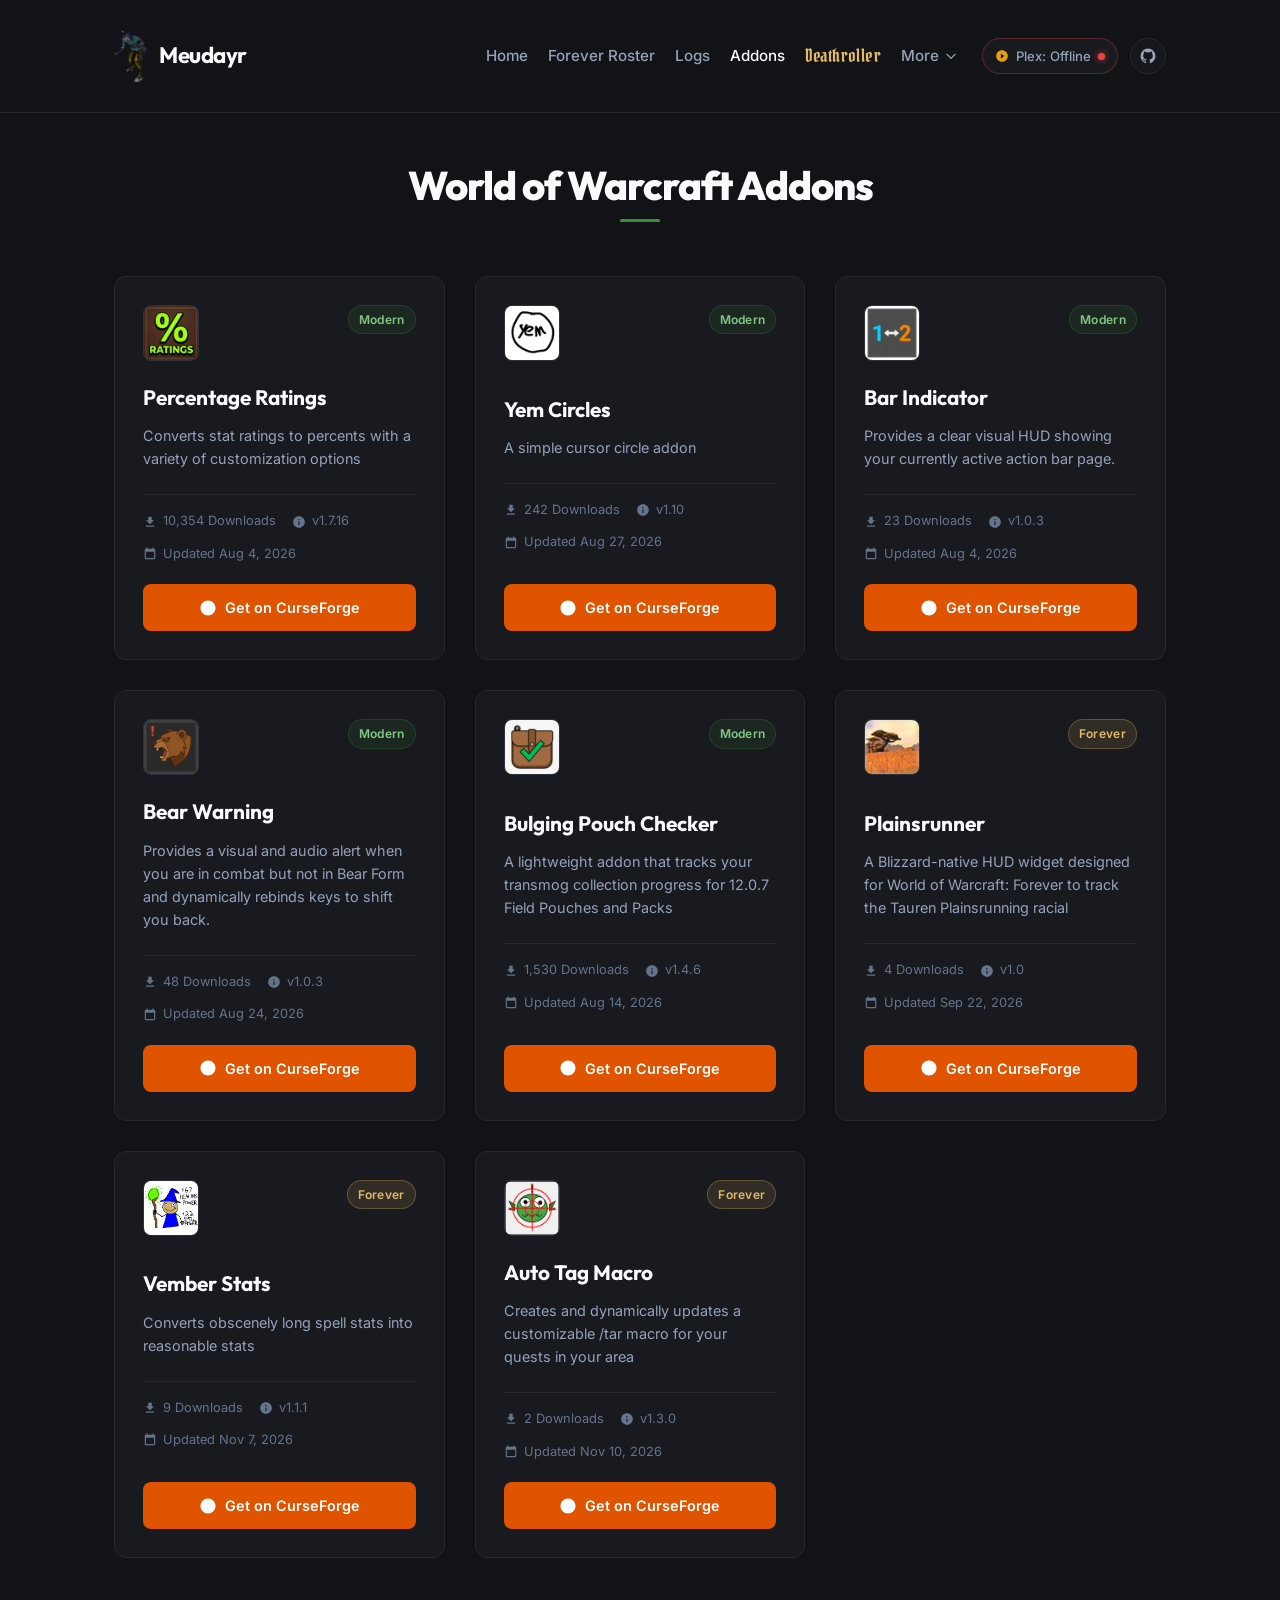
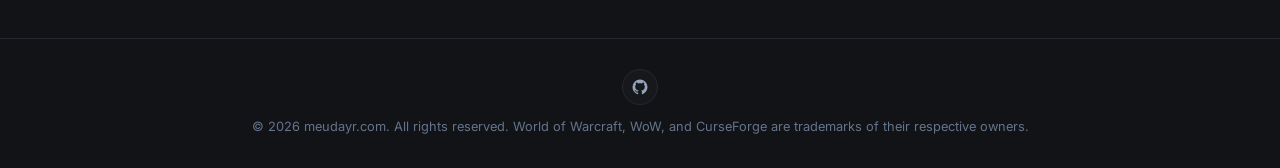
<file: addons.html>
<!DOCTYPE html>
<html lang="en">
<head>
  <meta charset="UTF-8">
  <meta name="viewport" content="width=device-width, initial-scale=1.0">
  <title>WoW Addons - Meudayr</title>
  <meta name="description" content="Custom World of Warcraft addons by Meudayr with live CurseForge download tracking.">
  <link rel="preconnect" href="https://fonts.googleapis.com">
  <link rel="preconnect" href="https://fonts.gstatic.com" crossorigin>
  <link href="https://fonts.googleapis.com/css2?family=Cinzel:wght@600;700;800&family=Inter:wght@400;500;600;700&display=swap" rel="stylesheet">
  <link rel="stylesheet" href="style.css">
  <link rel="icon" type="image/png" href="assets/logo.png">
</head>
<body>

  <!-- Header Navigation -->
  <header>
    <div class="container nav-container">
      <a href="index.html" class="brand" id="nav-brand-link">
        <img src="assets/logo.png" alt="Meudayr Logo" id="nav-brand-logo">
        <span>Meudayr</span>
      </a>
      <div class="nav-group">
        <nav class="nav-menu">
          <a href="index.html" class="nav-link" id="nav-home-link">Home</a>
          <a href="forever.html" class="nav-link" id="nav-forever-link">Forever Roster</a>
          <a href="logs.html" class="nav-link" id="nav-logs-link">Logs</a>
          <a href="addons.html" class="nav-link active" id="nav-addons-link">Addons</a>
          <a href="deathroller.html" class="nav-link nav-deathroller" id="nav-deathroller-link">Deathroller</a>
          <div class="nav-dropdown" id="nav-more-dropdown">
            <button type="button" class="nav-dropdown-trigger nav-link" aria-expanded="false" aria-haspopup="true" id="nav-more-btn">
              <span>More</span>
              <svg class="nav-dropdown-chevron" viewBox="0 0 24 24" fill="none" stroke="currentColor" stroke-width="2"><path stroke-linecap="round" stroke-linejoin="round" d="M19 9l-7 7-7-7"/></svg>
            </button>
            <div class="nav-dropdown-menu" role="menu" aria-label="More tools">
              <a href="deals.html" class="nav-dropdown-item" role="menuitem" id="nav-deals-link">
                <svg viewBox="0 0 24 24" fill="none" stroke="currentColor" stroke-width="2"><path stroke-linecap="round" stroke-linejoin="round" d="M7 7h.01M7 3h5c.512 0 1.024.195 1.414.586l7 7a2 2 0 010 2.828l-7 7a2 2 0 01-2.828 0l-7-7A2 2 0 013 12V7a4 4 0 014-4z"/></svg>
                <span>Deal Finder</span>
              </a>
              <a href="3mf.html" class="nav-dropdown-item" role="menuitem" id="nav-3mf-link">
                <svg viewBox="0 0 24 24" fill="none" stroke="currentColor" stroke-width="2"><path stroke-linecap="round" stroke-linejoin="round" d="M21 16V8a2 2 0 00-1-1.73l-7-4a2 2 0 00-2 0l-7 4A2 2 0 003 8v8a2 2 0 001 1.73l7 4a2 2 0 002 0l7-4A2 2 0 0021 16z"/><polyline stroke-linecap="round" stroke-linejoin="round" points="3.27 6.96 12 12.01 20.73 6.96"/><line stroke-linecap="round" stroke-linejoin="round" x1="12" y1="22.08" x2="12" y2="12"/></svg>
                <span>3MF Converter</span>
              </a>
              <a href="dr.html" class="nav-dropdown-item" role="menuitem" id="nav-dr-link">
                <svg viewBox="0 0 24 24" fill="none" stroke="currentColor" stroke-width="2"><path stroke-linecap="round" stroke-linejoin="round" d="M9 7h6m0 10v-3m-3 3h.01M9 17h.01M9 11h.01M12 11h.01M15 11h.01M4 19h16a2 2 0 002-2V7a2 2 0 00-2-2H4a2 2 0 00-2 2v10a2 2 0 002 2z"/></svg>
                <span>DR Calculator</span>
              </a>
              <a href="gifts.html" class="nav-dropdown-item" role="menuitem" id="nav-gifts-link">
                <svg viewBox="0 0 24 24" fill="none" stroke="currentColor" stroke-width="2"><path stroke-linecap="round" stroke-linejoin="round" d="M20 12v10H4V12M2 7h20v5H2V7zm10-5c-1.5 0-3 1.5-3 3 0 .7.3 1.3.8 1.8L12 7l2.2-.2c.5-.5.8-1.1.8-1.8 0-1.5-1.5-3-3-3zM12 7v15"/></svg>
                <span>Fire Emblem Gift Tool</span>
              </a>
              <a href="champions.html" class="nav-dropdown-item" role="menuitem" id="nav-champions-link">
                <svg viewBox="0 0 24 24" fill="none" stroke="currentColor" stroke-width="2"><rect x="2" y="4" width="20" height="16" rx="2"/><circle cx="8" cy="11" r="2"/><circle cx="16" cy="11" r="2"/><path d="M6 17h12M9 11h6"/></svg>
                <span>Marvel Champions Cassette Tool</span>
              </a>
            </div>
          </div>
        </nav>
        <div class="social-links">
          <a href="https://plex.meudayr.com" class="plex-nav-pill checking" target="_blank" rel="noopener noreferrer" id="nav-plex-link" title="Open Plex Media Server">
            <svg viewBox="0 0 24 24" fill="currentColor" class="plex-nav-svg"><path d="M12 2C6.48 2 2 6.48 2 12s4.48 10 10 10 10-4.48 10-10S17.52 2 12 2zm-2 14.5v-9l6 4.5-6 4.5z"/></svg>
            <span class="plex-nav-text">Plex: <span id="plex-status-label">Checking...</span></span>
            <span class="plex-nav-dot" id="plex-nav-dot"></span>
          </a>
          <a href="https://github.com/Meudayr" class="social-icon" target="_blank" rel="noopener noreferrer" aria-label="GitHub Profile" id="nav-github-link">
            <svg viewBox="0 0 24 24"><path d="M12 2A10 10 0 0 0 2 12c0 4.42 2.87 8.17 6.84 9.5.5.08.66-.23.66-.5v-1.69c-2.77.6-3.36-1.34-3.36-1.34-.46-1.16-1.11-1.47-1.11-1.47-.9-.62.07-.6.07-.6 1 .07 1.53 1.03 1.53 1.03.9 1.52 2.34 1.07 2.91.83.09-.65.35-1.09.63-1.34-2.22-.25-4.55-1.11-4.55-4.92 0-1.11.38-2 1.03-2.71-.1-.25-.45-1.29.1-2.64 0 0 .84-.27 2.75 1.02.79-.22 1.65-.33 2.5-.33.85 0 1.71.11 2.5.33 1.91-1.29 2.75-1.02 2.75-1.02.55 1.35.2 2.39.1 2.64.65.71 1.03 1.6 1.03 2.71 0 3.82-2.34 4.66-4.57 4.91.36.31.69.92.69 1.85V21c0 .27.16.59.67.5C19.14 20.16 22 16.42 22 12A10 10 0 0 0 12 2z"/></svg>
          </a>
        </div>
      </div>
    </div>
  </header>

  <main>
    <!-- Header Section -->
    <section class="hero" id="hero-section" style="padding: 48px 0 24px;">
      <div class="container hero-content">
        <h1 id="hero-title">World of Warcraft Addons</h1>
      </div>
    </section>

    <!-- Addons Grid Section -->
    <section class="addons-section" id="addons-showcase" style="padding-top: 10px;">
      <div class="container">
        <div class="addons-grid" id="addons-grid-container">
          
          <!-- Card 1: Percentage Ratings (Midnight Ratings) -->
          <div class="addon-card" id="card-percentage-ratings">
            <div class="card-top">
              <img src="assets/percentage_ratings.png" alt="Percentage Ratings Logo" class="addon-icon" id="icon-percentage-ratings">
              <span class="addon-game-badge modern" id="badge-percentage-ratings">Modern</span>
            </div>
            <div class="card-details">
              <h3>Percentage Ratings</h3>
              <p id="desc-percentage-ratings">Converts stat ratings to percents with a variety of customization options</p>
              <div class="addon-stats">
                <div class="stat-item" id="downloads-percentage-ratings">
                  <svg style="width: 14px; height: 14px;" viewBox="0 0 24 24"><path fill="currentColor" d="M5,20H19V18H5M19,9H15V3H9V9H5L12,16L19,9Z"/></svg>
                  <span><span id="count-percentage-ratings">10,354</span> Downloads</span>
                </div>
                <div class="stat-item" id="version-percentage-ratings" style="display: inline-flex;">
                  <svg style="width: 14px; height: 14px;" viewBox="0 0 24 24"><path fill="currentColor" d="M12 2C6.5 2 2 6.5 2 12s4.5 10 10 10 10-4.5 10-10S17.5 2 12 2zm1 15h-2v-6h2v6zm0-8h-2V7h2v2z"/></svg>
                  <span><span id="val-version-percentage-ratings">v1.7.16</span></span>
                </div>
                <div class="stat-item" id="updated-percentage-ratings" style="display: inline-flex;">
                  <svg style="width: 14px; height: 14px;" viewBox="0 0 24 24"><path fill="currentColor" d="M19 3h-1V1h-2v2H8V1H6v2H5c-1.1 0-2 .9-2 2v14c0 1.1.9 2 2 2h14c1.1 0 2-.9 2-2V5c0-1.1-.9-2-2-2zm0 16H5V8h14v11z"/></svg>
                  <span><span id="val-updated-percentage-ratings">Updated Aug 4, 2026</span></span>
                </div>
              </div>
            </div>
            <a href="https://www.curseforge.com/wow/addons/percentage-ratings" class="download-btn" target="_blank" rel="noopener noreferrer" id="btn-percentage-ratings">
              <svg viewBox="0 0 24 24"><path d="M12 2C6.48 2 2 6.48 2 12s4.48 10 10 10 10-4.48 10-10S17.52 2 12 2zm-1 14V9H9v7H7l5 5 5-5h-2v-7h-2v7h-2z"/></svg>
              Get on CurseForge
            </a>
          </div>

          <!-- Card 2: Yem Circles -->
          <div class="addon-card" id="card-yem-circles">
            <div class="card-top">
              <img src="assets/yem_circles.png" alt="Yem Circles Logo" class="addon-icon" id="icon-yem-circles">
              <span class="addon-game-badge modern" id="badge-yem-circles">Modern</span>
            </div>
            <div class="card-details">
              <h3>Yem Circles</h3>
              <p id="desc-yem-circles">A simple cursor circle addon</p>
              <div class="addon-stats">
                <div class="stat-item" id="downloads-yem-circles">
                  <svg style="width: 14px; height: 14px;" viewBox="0 0 24 24"><path fill="currentColor" d="M5,20H19V18H5M19,9H15V3H9V9H5L12,16L19,9Z"/></svg>
                  <span><span id="count-yem-circles">242</span> Downloads</span>
                </div>
                <div class="stat-item" id="version-yem-circles" style="display: inline-flex;">
                  <svg style="width: 14px; height: 14px;" viewBox="0 0 24 24"><path fill="currentColor" d="M12 2C6.5 2 2 6.5 2 12s4.5 10 10 10 10-4.5 10-10S17.5 2 12 2zm1 15h-2v-6h2v6zm0-8h-2V7h2v2z"/></svg>
                  <span><span id="val-version-yem-circles">v1.10</span></span>
                </div>
                <div class="stat-item" id="updated-yem-circles" style="display: inline-flex;">
                  <svg style="width: 14px; height: 14px;" viewBox="0 0 24 24"><path fill="currentColor" d="M19 3h-1V1h-2v2H8V1H6v2H5c-1.1 0-2 .9-2 2v14c0 1.1.9 2 2 2h14c1.1 0 2-.9 2-2V5c0-1.1-.9-2-2-2zm0 16H5V8h14v11z"/></svg>
                  <span><span id="val-updated-yem-circles">Updated Aug 27, 2026</span></span>
                </div>
              </div>
            </div>
            <a href="https://www.curseforge.com/wow/addons/yem-circles" class="download-btn" target="_blank" rel="noopener noreferrer" id="btn-yem-circles">
              <svg viewBox="0 0 24 24"><path d="M12 2C6.48 2 2 6.48 2 12s4.48 10 10 10 10-4.48 10-10S17.52 2 12 2zm-1 14V9H9v7H7l5 5 5-5h-2v-7h-2v7h-2z"/></svg>
              Get on CurseForge
            </a>
          </div>

          <!-- Card 3: Bar Indicator -->
          <div class="addon-card" id="card-bar-indicator">
            <div class="card-top">
              <img src="assets/bar_indicator.png" alt="Bar Indicator Logo" class="addon-icon" id="icon-bar-indicator">
              <span class="addon-game-badge modern" id="badge-bar-indicator">Modern</span>
            </div>
            <div class="card-details">
              <h3>Bar Indicator</h3>
              <p id="desc-bar-indicator">Provides a clear visual HUD showing your currently active action bar page.</p>
              <div class="addon-stats">
                <div class="stat-item" id="downloads-bar-indicator">
                  <svg style="width: 14px; height: 14px;" viewBox="0 0 24 24"><path fill="currentColor" d="M5,20H19V18H5M19,9H15V3H9V9H5L12,16L19,9Z"/></svg>
                  <span><span id="count-bar-indicator">23</span> Downloads</span>
                </div>
                <div class="stat-item" id="version-bar-indicator" style="display: inline-flex;">
                  <svg style="width: 14px; height: 14px;" viewBox="0 0 24 24"><path fill="currentColor" d="M12 2C6.5 2 2 6.5 2 12s4.5 10 10 10 10-4.5 10-10S17.5 2 12 2zm1 15h-2v-6h2v6zm0-8h-2V7h2v2z"/></svg>
                  <span><span id="val-version-bar-indicator">v1.0.3</span></span>
                </div>
                <div class="stat-item" id="updated-bar-indicator" style="display: inline-flex;">
                  <svg style="width: 14px; height: 14px;" viewBox="0 0 24 24"><path fill="currentColor" d="M19 3h-1V1h-2v2H8V1H6v2H5c-1.1 0-2 .9-2 2v14c0 1.1.9 2 2 2h14c1.1 0 2-.9 2-2V5c0-1.1-.9-2-2-2zm0 16H5V8h14v11z"/></svg>
                  <span><span id="val-updated-bar-indicator">Updated Aug 4, 2026</span></span>
                </div>
              </div>
            </div>
            <a href="https://www.curseforge.com/wow/addons/bar-indicator" class="download-btn" target="_blank" rel="noopener noreferrer" id="btn-bar-indicator">
              <svg viewBox="0 0 24 24"><path d="M12 2C6.48 2 2 6.48 2 12s4.48 10 10 10 10-4.48 10-10S17.52 2 12 2zm-1 14V9H9v7H7l5 5 5-5h-2v-7h-2v7h-2z"/></svg>
              Get on CurseForge
            </a>
          </div>

          <!-- Card 4: Bear Warning -->
          <div class="addon-card" id="card-bear-warning">
            <div class="card-top">
              <img src="assets/bear_warning.png" alt="Bear Warning Logo" class="addon-icon" id="icon-bear-warning">
              <span class="addon-game-badge modern" id="badge-bear-warning">Modern</span>
            </div>
            <div class="card-details">
              <h3>Bear Warning</h3>
              <p id="desc-bear-warning">Provides a visual and audio alert when you are in combat but not in Bear Form and dynamically rebinds keys to shift you back.</p>
              <div class="addon-stats">
                <div class="stat-item" id="downloads-bear-warning">
                  <svg style="width: 14px; height: 14px;" viewBox="0 0 24 24"><path fill="currentColor" d="M5,20H19V18H5M19,9H15V3H9V9H5L12,16L19,9Z"/></svg>
                  <span><span id="count-bear-warning">48</span> Downloads</span>
                </div>
                <div class="stat-item" id="version-bear-warning" style="display: inline-flex;">
                  <svg style="width: 14px; height: 14px;" viewBox="0 0 24 24"><path fill="currentColor" d="M12 2C6.5 2 2 6.5 2 12s4.5 10 10 10 10-4.5 10-10S17.5 2 12 2zm1 15h-2v-6h2v6zm0-8h-2V7h2v2z"/></svg>
                  <span><span id="val-version-bear-warning">v1.0.3</span></span>
                </div>
                <div class="stat-item" id="updated-bear-warning" style="display: inline-flex;">
                  <svg style="width: 14px; height: 14px;" viewBox="0 0 24 24"><path fill="currentColor" d="M19 3h-1V1h-2v2H8V1H6v2H5c-1.1 0-2 .9-2 2v14c0 1.1.9 2 2 2h14c1.1 0 2-.9 2-2V5c0-1.1-.9-2-2-2zm0 16H5V8h14v11z"/></svg>
                  <span><span id="val-updated-bear-warning">Updated Aug 24, 2026</span></span>
                </div>
              </div>
            </div>
            <a href="https://www.curseforge.com/wow/addons/bear-warning" class="download-btn" target="_blank" rel="noopener noreferrer" id="btn-bear-warning">
              <svg viewBox="0 0 24 24"><path d="M12 2C6.48 2 2 6.48 2 12s4.48 10 10 10 10-4.48 10-10S17.52 2 12 2zm-1 14V9H9v7H7l5 5 5-5h-2v-7h-2v7h-2z"/></svg>
              Get on CurseForge
            </a>
          </div>

          <!-- Card 5: Bulging Pouch Checker -->
          <div class="addon-card" id="card-bulging-pouch-checker">
            <div class="card-top">
              <img src="assets/bulging_pouch_checker.png" alt="Bulging Pouch Checker Logo" class="addon-icon" id="icon-bulging-pouch-checker">
              <span class="addon-game-badge modern" id="badge-bulging-pouch-checker">Modern</span>
            </div>
            <div class="card-details">
              <h3>Bulging Pouch Checker</h3>
              <p id="desc-bulging-pouch-checker">A lightweight addon that tracks your transmog collection progress for 12.0.7 Field Pouches and Packs</p>
              <div class="addon-stats">
                <div class="stat-item" id="downloads-bulging-pouch-checker">
                  <svg style="width: 14px; height: 14px;" viewBox="0 0 24 24"><path fill="currentColor" d="M5,20H19V18H5M19,9H15V3H9V9H5L12,16L19,9Z"/></svg>
                  <span><span id="count-bulging-pouch-checker">1,530</span> Downloads</span>
                </div>
                <div class="stat-item" id="version-bulging-pouch-checker" style="display: inline-flex;">
                  <svg style="width: 14px; height: 14px;" viewBox="0 0 24 24"><path fill="currentColor" d="M12 2C6.5 2 2 6.5 2 12s4.5 10 10 10 10-4.5 10-10S17.5 2 12 2zm1 15h-2v-6h2v6zm0-8h-2V7h2v2z"/></svg>
                  <span><span id="val-version-bulging-pouch-checker">v1.4.6</span></span>
                </div>
                <div class="stat-item" id="updated-bulging-pouch-checker" style="display: inline-flex;">
                  <svg style="width: 14px; height: 14px;" viewBox="0 0 24 24"><path fill="currentColor" d="M19 3h-1V1h-2v2H8V1H6v2H5c-1.1 0-2 .9-2 2v14c0 1.1.9 2 2 2h14c1.1 0 2-.9 2-2V5c0-1.1-.9-2-2-2zm0 16H5V8h14v11z"/></svg>
                  <span><span id="val-updated-bulging-pouch-checker">Updated Aug 14, 2026</span></span>
                </div>
              </div>
            </div>
            <a href="https://www.curseforge.com/wow/addons/bulging-pouch-checker" class="download-btn" target="_blank" rel="noopener noreferrer" id="btn-bulging-pouch-checker">
              <svg viewBox="0 0 24 24"><path d="M12 2C6.48 2 2 6.48 2 12s4.48 10 10 10 10-4.48 10-10S17.52 2 12 2zm-1 14V9H9v7H7l5 5 5-5h-2v-7h-2v7h-2z"/></svg>
              Get on CurseForge
            </a>
          </div>

          <!-- Card 6: Plainsrunner -->
          <div class="addon-card" id="card-plainsrunner">
            <div class="card-top">
              <img src="assets/plainsrunner.png" alt="Plainsrunner Logo" class="addon-icon" id="icon-plainsrunner">
              <span class="addon-game-badge forever" id="badge-plainsrunner">Forever</span>
            </div>
            <div class="card-details">
              <h3>Plainsrunner</h3>
              <p id="desc-plainsrunner">A Blizzard-native HUD widget designed for World of Warcraft: Forever to track the Tauren Plainsrunning racial</p>
              <div class="addon-stats">
                <div class="stat-item" id="downloads-plainsrunner">
                  <svg style="width: 14px; height: 14px;" viewBox="0 0 24 24"><path fill="currentColor" d="M5,20H19V18H5M19,9H15V3H9V9H5L12,16L19,9Z"/></svg>
                  <span><span id="count-plainsrunner">4</span> Downloads</span>
                </div>
                <div class="stat-item" id="version-plainsrunner" style="display: inline-flex;">
                  <svg style="width: 14px; height: 14px;" viewBox="0 0 24 24"><path fill="currentColor" d="M12 2C6.5 2 2 6.5 2 12s4.5 10 10 10 10-4.5 10-10S17.5 2 12 2zm1 15h-2v-6h2v6zm0-8h-2V7h2v2z"/></svg>
                  <span><span id="val-version-plainsrunner">v1.0</span></span>
                </div>
                <div class="stat-item" id="updated-plainsrunner" style="display: inline-flex;">
                  <svg style="width: 14px; height: 14px;" viewBox="0 0 24 24"><path fill="currentColor" d="M19 3h-1V1h-2v2H8V1H6v2H5c-1.1 0-2 .9-2 2v14c0 1.1.9 2 2 2h14c1.1 0 2-.9 2-2V5c0-1.1-.9-2-2-2zm0 16H5V8h14v11z"/></svg>
                  <span><span id="val-updated-plainsrunner">Updated Sep 22, 2026</span></span>
                </div>
              </div>
            </div>
            <a href="https://www.curseforge.com/wow/addons/plainsrunner" class="download-btn" target="_blank" rel="noopener noreferrer" id="btn-plainsrunner">
              <svg viewBox="0 0 24 24"><path d="M12 2C6.48 2 2 6.48 2 12s4.48 10 10 10 10-4.48 10-10S17.52 2 12 2zm-1 14V9H9v7H7l5 5 5-5h-2v-7h-2v7h-2z"/></svg>
              Get on CurseForge
            </a>
          </div>

          <!-- Card 7: Vember Stats -->
          <div class="addon-card" id="card-vember-stats">
            <div class="card-top">
              <img src="assets/vember_stats.png" alt="Vember Stats Logo" class="addon-icon" id="icon-vember-stats">
              <span class="addon-game-badge forever" id="badge-vember-stats">Forever</span>
            </div>
            <div class="card-details">
              <h3>Vember Stats</h3>
              <p id="desc-vember-stats">Converts obscenely long spell stats into reasonable stats</p>
              <div class="addon-stats">
                <div class="stat-item" id="downloads-vember-stats">
                  <svg style="width: 14px; height: 14px;" viewBox="0 0 24 24"><path fill="currentColor" d="M5,20H19V18H5M19,9H15V3H9V9H5L12,16L19,9Z"/></svg>
                  <span><span id="count-vember-stats">9</span> Downloads</span>
                </div>
                <div class="stat-item" id="version-vember-stats" style="display: inline-flex;">
                  <svg style="width: 14px; height: 14px;" viewBox="0 0 24 24"><path fill="currentColor" d="M12 2C6.5 2 2 6.5 2 12s4.5 10 10 10 10-4.5 10-10S17.5 2 12 2zm1 15h-2v-6h2v6zm0-8h-2V7h2v2z"/></svg>
                  <span><span id="val-version-vember-stats">v1.1.1</span></span>
                </div>
                <div class="stat-item" id="updated-vember-stats" style="display: inline-flex;">
                  <svg style="width: 14px; height: 14px;" viewBox="0 0 24 24"><path fill="currentColor" d="M19 3h-1V1h-2v2H8V1H6v2H5c-1.1 0-2 .9-2 2v14c0 1.1.9 2 2 2h14c1.1 0 2-.9 2-2V5c0-1.1-.9-2-2-2zm0 16H5V8h14v11z"/></svg>
                  <span><span id="val-updated-vember-stats">Updated Nov 7, 2026</span></span>
                </div>
              </div>
            </div>
            <a href="https://www.curseforge.com/wow/addons/vember-stats" class="download-btn" target="_blank" rel="noopener noreferrer" id="btn-vember-stats">
              <svg viewBox="0 0 24 24"><path d="M12 2C6.48 2 2 6.48 2 12s4.48 10 10 10 10-4.48 10-10S17.52 2 12 2zm-1 14V9H9v7H7l5 5 5-5h-2v-7h-2v7h-2z"/></svg>
              Get on CurseForge
            </a>
          </div>
          <!-- Card 8: Auto Tag Macro -->
          <div class="addon-card" id="card-auto-tag-macro">
            <div class="card-top">
              <img src="assets/auto_tag_macro.png" alt="Auto Tag Macro Logo" class="addon-icon" id="icon-auto-tag-macro">
              <span class="addon-game-badge forever" id="badge-auto-tag-macro">Forever</span>
            </div>
            <div class="card-details">
              <h3>Auto Tag Macro</h3>
              <p id="desc-auto-tag-macro">Creates and dynamically updates a customizable /tar macro for your quests in your area</p>
              <div class="addon-stats">
                <div class="stat-item" id="downloads-auto-tag-macro">
                  <svg style="width: 14px; height: 14px;" viewBox="0 0 24 24"><path fill="currentColor" d="M5,20H19V18H5M19,9H15V3H9V9H5L12,16L19,9Z"/></svg>
                  <span><span id="count-auto-tag-macro">2</span> Downloads</span>
                </div>
                <div class="stat-item" id="version-auto-tag-macro" style="display: inline-flex;">
                  <svg style="width: 14px; height: 14px;" viewBox="0 0 24 24"><path fill="currentColor" d="M12 2C6.5 2 2 6.5 2 12s4.5 10 10 10 10-4.5 10-10S17.5 2 12 2zm1 15h-2v-6h2v6zm0-8h-2V7h2v2z"/></svg>
                  <span><span id="val-version-auto-tag-macro">v1.3.0</span></span>
                </div>
                <div class="stat-item" id="updated-auto-tag-macro" style="display: inline-flex;">
                  <svg style="width: 14px; height: 14px;" viewBox="0 0 24 24"><path fill="currentColor" d="M19 3h-1V1h-2v2H8V1H6v2H5c-1.1 0-2 .9-2 2v14c0 1.1.9 2 2 2h14c1.1 0 2-.9 2-2V5c0-1.1-.9-2-2-2zm0 16H5V8h14v11z"/></svg>
                  <span><span id="val-updated-auto-tag-macro">Updated Nov 10, 2026</span></span>
                </div>
              </div>
            </div>
            <a href="https://www.curseforge.com/wow/addons/auto-tag-macro" class="download-btn" target="_blank" rel="noopener noreferrer" id="btn-auto-tag-macro">
              <svg viewBox="0 0 24 24"><path d="M12 2C6.48 2 2 6.48 2 12s4.48 10 10 10 10-4.48 10-10S17.52 2 12 2zm-1 14V9H9v7H7l5 5 5-5h-2v-7h-2v7h-2z"/></svg>
              Get on CurseForge
            </a>
          </div>

        </div>
      </div>
    </section>
  </main>

  <!-- Footer -->
  <footer>
    <div class="container footer-content">
      <div class="social-links" id="footer-social-links">
        <a href="https://github.com/Meudayr" class="social-icon" target="_blank" rel="noopener noreferrer" aria-label="GitHub Profile" id="footer-github-link">
          <svg viewBox="0 0 24 24"><path d="M12 2A10 10 0 0 0 2 12c0 4.42 2.87 8.17 6.84 9.5.5.08.66-.23.66-.5v-1.69c-2.77.6-3.36-1.34-3.36-1.34-.46-1.16-1.11-1.47-1.11-1.47-.9-.62.07-.6.07-.6 1 .07 1.53 1.03 1.53 1.03.9 1.52 2.34 1.07 2.91.83.09-.65.35-1.09.63-1.34-2.22-.25-4.55-1.11-4.55-4.92 0-1.11.38-2 1.03-2.71-.1-.25-.45-1.29.1-2.64 0 0 .84-.27 2.75 1.02.79-.22 1.65-.33 2.5-.33.85 0 1.71.11 2.5.33 1.91-1.29 2.75-1.02 2.75-1.02.55 1.35.2 2.39.1 2.64.65.71 1.03 1.6 1.03 2.71 0 3.82-2.34 4.66-4.57 4.91.36.31.69.92.69 1.85V21c0 .27.16.59.67.5C19.14 20.16 22 16.42 22 12A10 10 0 0 0 12 2z"/></svg>
        </a>
      </div>
      <p class="copyright" id="footer-copyright">&copy; 2026 meudayr.com. All rights reserved. World of Warcraft, WoW, and CurseForge are trademarks of their respective owners.</p>
    </div>
  </footer>

  <!-- Dynamic CurseForge Download Counters via CFWidget API with LocalStorage Caching & Fallbacks -->
  <script>
    const FALLBACK_STATS = {
      'percentage-ratings': {
        description: 'Converts stat ratings to percents with a variety of customization options',
        downloads: '10,354',
        version: 'v1.7.16',
        updated: 'Updated Aug 4, 2026'
      },
      'yem-circles': {
        description: 'A simple cursor circle addon',
        downloads: '242',
        version: 'v1.10',
        updated: 'Updated Aug 27, 2026'
      },
      'bar-indicator': {
        description: 'Provides a clear visual HUD showing your currently active action bar page.',
        downloads: '23',
        version: 'v1.0.3',
        updated: 'Updated Aug 4, 2026'
      },
      'bear-warning': {
        description: 'Provides a visual and audio alert when you are in combat but not in Bear Form and dynamically rebinds keys to shift you back.',
        downloads: '48',
        version: 'v1.0.3',
        updated: 'Updated Aug 24, 2026'
      },
      'bulging-pouch-checker': {
        description: 'A lightweight addon that tracks your transmog collection progress for 12.0.7 Field Pouches and Packs',
        downloads: '1,530',
        version: 'v1.4.6',
        updated: 'Updated Aug 14, 2026'
      },
      'plainsrunner': {
        description: 'A Blizzard-native HUD widget designed for World of Warcraft: Forever to track the Tauren Plainsrunning racial',
        downloads: '4',
        version: 'v1.0',
        updated: 'Updated Sep 22, 2026'
      },
      '1707412': {
        description: 'A Blizzard-native HUD widget designed for World of Warcraft: Forever to track the Tauren Plainsrunning racial',
        downloads: '4',
        version: 'v1.0',
        updated: 'Updated Sep 22, 2026'
      },
      'vember-stats': {
        description: 'Converts obscenely long spell stats into reasonable stats',
        downloads: '9',
        version: 'v1.1.1',
        updated: 'Updated Nov 7, 2026'
      },
      '1789635': {
        description: 'Converts obscenely long spell stats into reasonable stats',
        downloads: '9',
        version: 'v1.1.1',
        updated: 'Updated Nov 7, 2026'
      },
      'auto-tag-macro': {
        description: 'Creates and dynamically updates a customizable /tar macro for your quests in your area',
        downloads: '2',
        version: 'v1.3.0',
        updated: 'Updated Nov 10, 2026'
      },
      '1796347': {
        description: 'Creates and dynamically updates a customizable /tar macro for your quests in your area',
        downloads: '2',
        version: 'v1.3.0',
        updated: 'Updated Nov 10, 2026'
      }
    };

    function renderAddonStats(elementId, countStr, versionStr, updatedStr, descriptionStr) {
      if (descriptionStr) {
        const descEl = document.getElementById(`desc-${elementId}`);
        if (descEl) descEl.textContent = descriptionStr;
      }
      if (countStr) {
        const countEl = document.getElementById(`count-${elementId}`);
        if (countEl) countEl.textContent = countStr;
      }
      if (versionStr) {
        const verEl = document.getElementById(`version-${elementId}`);
        const valEl = document.getElementById(`val-version-${elementId}`);
        if (valEl) valEl.textContent = versionStr;
        if (verEl) verEl.style.display = 'inline-flex';
      }
      if (updatedStr) {
        const updatedEl = document.getElementById(`updated-${elementId}`);
        const valUpdatedEl = document.getElementById(`val-updated-${elementId}`);
        if (valUpdatedEl) valUpdatedEl.textContent = updatedStr.startsWith('Updated') ? updatedStr : `Updated ${updatedStr}`;
        if (updatedEl) updatedEl.style.display = 'inline-flex';
      }
    }

    async function fetchDownloads(slug, elementId) {
      try {
        const rawCache = localStorage.getItem(`cf_cache_${elementId}`) || localStorage.getItem(`cf_cache_${slug}`);
        if (rawCache) {
          const cached = JSON.parse(rawCache);
          renderAddonStats(elementId, cached.countStr, cached.versionText, cached.updatedText, cached.description);
        }
      } catch (e) {}

      const controller = new AbortController();
      const timeoutId = setTimeout(() => controller.abort(), 4000);

      try {
        const endpoint = /^\d+$/.test(slug) ? slug : `wow/addons/${slug}`;
        const response = await fetch(`https://api.cfwidget.com/${endpoint}`, { signal: controller.signal });
        clearTimeout(timeoutId);

        if (!response.ok) {
          throw new Error(`CurseForge API returned HTTP ${response.status}`);
        }

        const data = await response.json();

        let count = 0;
        if (data && data.downloads) {
          count = typeof data.downloads === 'object' ? (data.downloads.total || 0) : data.downloads;
        }

        const description = data.summary || null;

        let versionText = '';
        if (data.files && data.files.length > 0) {
          const latestFile = data.files[0];
          let rawDisplay = latestFile.display || "";
          let verMatch = rawDisplay.match(/v\d+\.\d+(\.\d+)?/i);
          versionText = verMatch ? verMatch[0] : latestFile.name;
        }

        let updatedText = '';
        if (data.files && data.files.length > 0 && data.files[0].uploaded_at) {
          const date = new Date(data.files[0].uploaded_at);
          updatedText = date.toLocaleDateString(undefined, { year: 'numeric', month: 'short', day: 'numeric' });
        }

        const countStr = count > 0 ? count.toLocaleString() : null;

        renderAddonStats(elementId, countStr, versionText, updatedText, description);

        const cachePayload = {
          countStr,
          versionText,
          updatedText,
          description,
          cachedAt: new Date().toISOString()
        };
        try {
          localStorage.setItem(`cf_cache_${elementId}`, JSON.stringify(cachePayload));
          localStorage.setItem(`cf_cache_${slug}`, JSON.stringify(cachePayload));
        } catch (e) {}

      } catch (err) {
        clearTimeout(timeoutId);

        let restored = false;
        try {
          const rawCache = localStorage.getItem(`cf_cache_${elementId}`) || localStorage.getItem(`cf_cache_${slug}`);
          if (rawCache) {
            const cached = JSON.parse(rawCache);
            renderAddonStats(elementId, cached.countStr, cached.versionText, cached.updatedText, cached.description);
            restored = true;
          }
        } catch (cacheErr) {}

        if (!restored) {
          const fallback = FALLBACK_STATS[elementId] || FALLBACK_STATS[slug];
          if (fallback) {
            renderAddonStats(elementId, fallback.downloads, fallback.version, fallback.updated, fallback.description);
          }
        }
      }
    }

    fetchDownloads('percentage-ratings', 'percentage-ratings');
    fetchDownloads('yem-circles', 'yem-circles');
    fetchDownloads('bar-indicator', 'bar-indicator');
    fetchDownloads('bear-warning', 'bear-warning');
    fetchDownloads('bulging-pouch-checker', 'bulging-pouch-checker');
    fetchDownloads('1707412', 'plainsrunner');
    fetchDownloads('1789635', 'vember-stats');
    fetchDownloads('1796347', 'auto-tag-macro');

    // Live Plex Status Checker
    const PLEX_TOKEN = "ypFBiUJSYfzyDDivAGhu";

    async function checkPlexStatus() {
      const pill = document.getElementById('nav-plex-link');
      const label = document.getElementById('plex-status-label');
      if (!pill || !label) return;

      if (!PLEX_TOKEN) {
        pill.className = 'plex-nav-pill offline';
        label.textContent = 'Setup Token';
        return;
      }

      try {
        const res = await fetch(`https://plex.tv/api/v2/resources?X-Plex-Token=${encodeURIComponent(PLEX_TOKEN)}&includeHttps=1`, {
          headers: {
            'Accept': 'application/json',
            'X-Plex-Client-Identifier': 'meudayr-homepage'
          }
        });

        if (res.ok) {
          const resources = await res.json();
          const server = resources.find(r => r.provides && r.provides.includes('server'));

          if (server && server.presence) {
            pill.className = 'plex-nav-pill online';
            label.textContent = 'Online';
            pill.setAttribute('title', `Plex Server: ${server.name || 'Online'}`);
            return;
          }
        }
      } catch (err) {}

      pill.className = 'plex-nav-pill offline';
      label.textContent = 'Offline';
    }

    checkPlexStatus();
  </script>
  <script src="nav.js" defer></script>
</body>
</html>
</file>
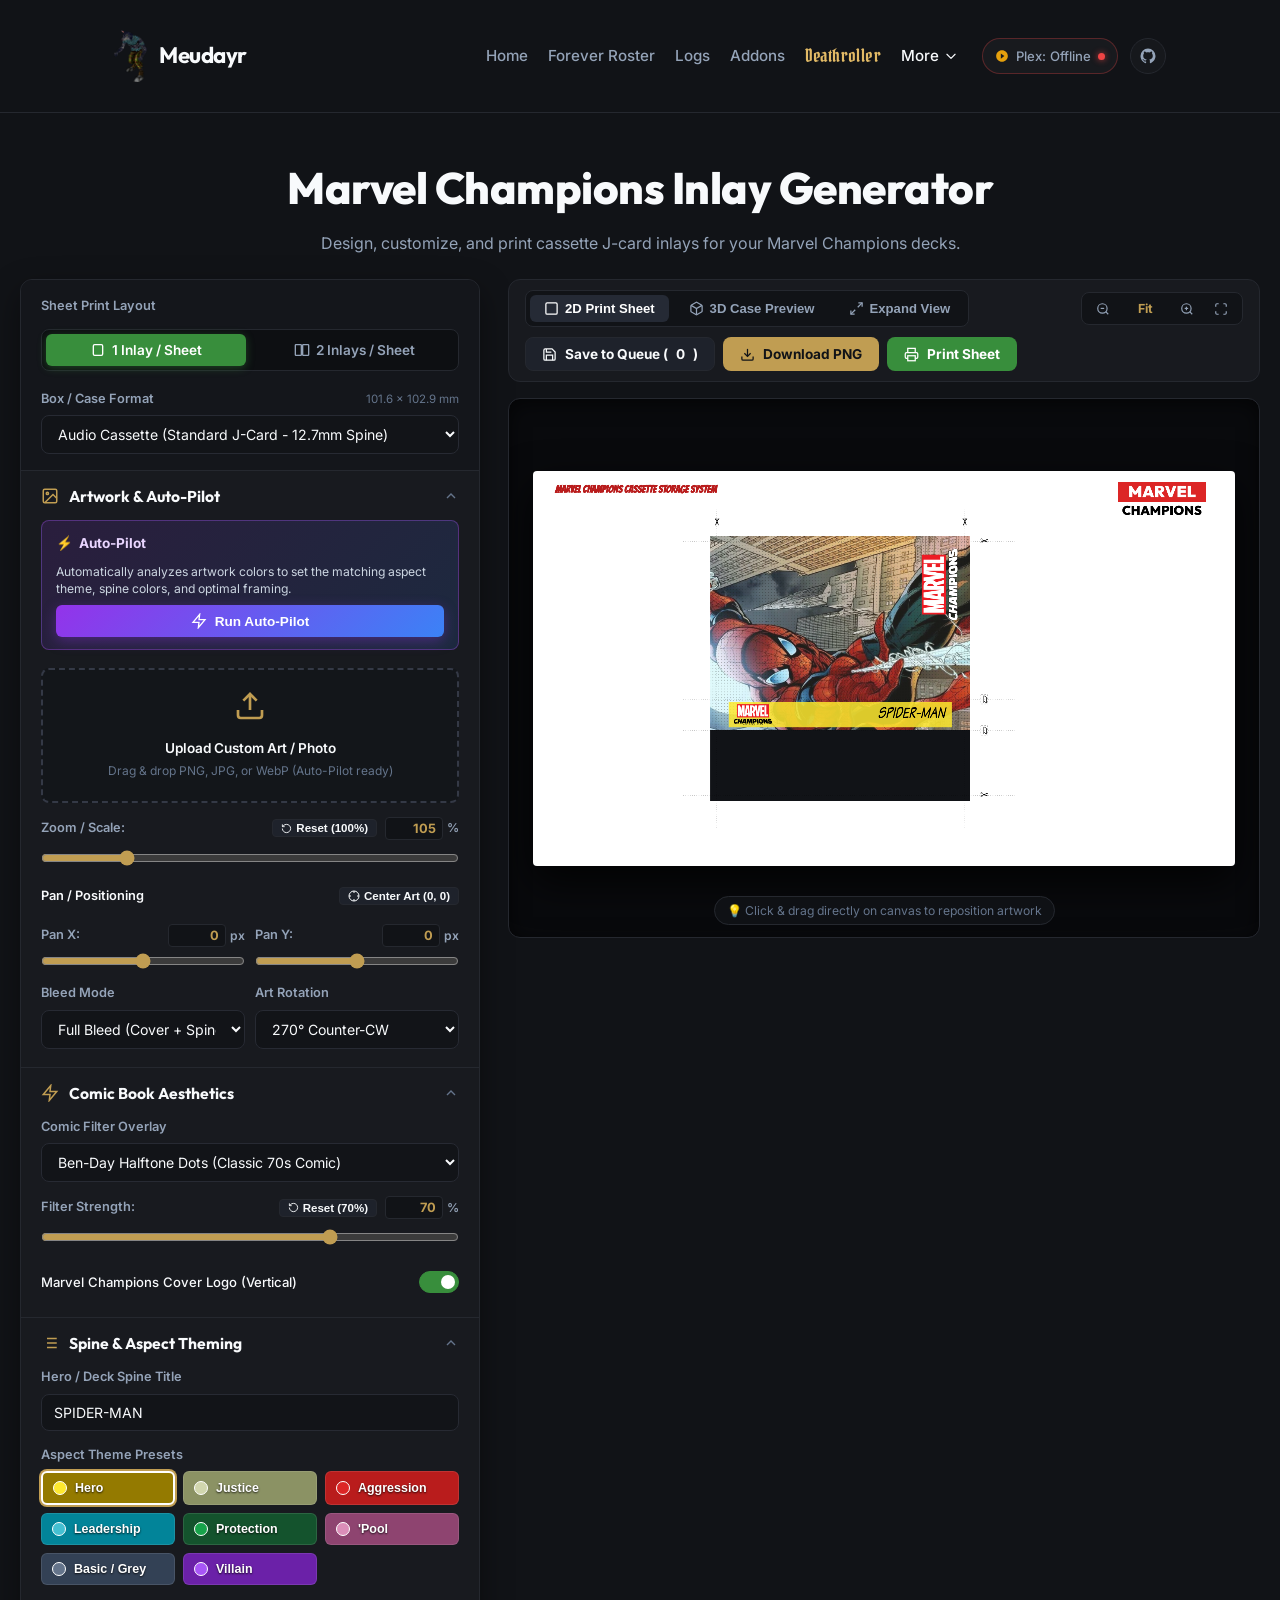
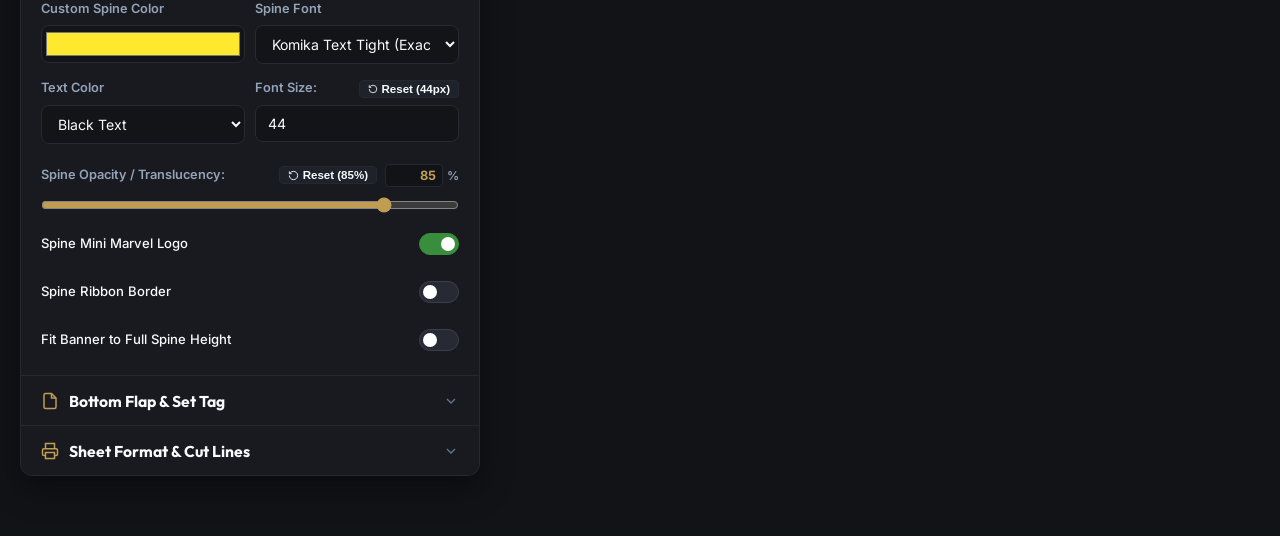
<file: champions.html>
<!DOCTYPE html>
<html lang="en">
<head>
  <meta charset="UTF-8">
  <meta name="viewport" content="width=device-width, initial-scale=1.0">
  
  <!-- SEO Meta Tags -->
  <title>Marvel Champions Cassette Inlay Generator - Meudayr</title>
  <meta name="description" content="Design, customize, and print cassette J-card inlays for your Marvel Champions decks.">
  <meta name="keywords" content="Marvel Champions, Cassette Inlay, J-Card Generator, Marvel Champions Storage, BoardinaryGamers, Manser Family, Deck Box, Comic Book Template, Cassette Maker">
  <meta name="author" content="Meudayr">
  
  <!-- OpenGraph Social Tags -->
  <meta property="og:title" content="Marvel Champions Cassette Inlay Generator - Meudayr">
  <meta property="og:description" content="Design, customize, and print cassette J-card inlays for your Marvel Champions decks.">
  <meta property="og:image" content="https://meudayr.com/assets/logo.png">
  <meta property="og:url" content="https://meudayr.com/champions.html">
  <meta property="og:type" content="website">

  <!-- Google Fonts for Comic Book & UI Typography -->
  <link rel="preconnect" href="https://fonts.googleapis.com">
  <link rel="preconnect" href="https://fonts.gstatic.com" crossorigin>
  <link href="https://fonts.googleapis.com/css2?family=Balsamiq+Sans:ital,wght@0,400;0,700;1,400;1,700&family=Bangers&family=Inter:wght@400;500;600;700&family=Kalam:wght@300;400;700&family=Luckiest+Guy&family=Outfit:wght@600;700;800;900&family=Permanent+Marker&display=swap" rel="stylesheet">
  
  <!-- Stylesheets -->
  <link rel="stylesheet" href="style.css">
  
  <!-- Favicon -->
  <link rel="icon" type="image/png" href="assets/logo.png">

  <style>
    /* Marvel Champions Official Typography */
    @font-face {
      font-family: 'Komika Text Tight';
      src: url('assets/fonts/KomikaText-TightItalic.ttf') format('truetype');
      font-weight: 100 900;
      font-style: italic;
      font-display: swap;
    }
    @font-face {
      font-family: 'Komika Text Tight';
      src: url('assets/fonts/KomikaText-TightItalic.ttf') format('truetype');
      font-weight: 100 900;
      font-style: normal;
      font-display: swap;
    }
    @font-face {
      font-family: 'Komika Text';
      src: url('assets/fonts/KomikaText-Italic.ttf') format('truetype');
      font-weight: 100 900;
      font-style: italic;
      font-display: swap;
    }
    @font-face {
      font-family: 'Komika Text';
      src: url('assets/fonts/KomikaText-Italic.ttf') format('truetype');
      font-weight: 100 900;
      font-style: normal;
      font-display: swap;
    }

    /* Inlay Generator Page Specific Styles */
    .app-header-hero {
      padding: 40px 0 24px;
      text-align: center;
    }

    .app-badge-row {
      display: flex;
      justify-content: center;
      align-items: center;
      gap: 10px;
      margin-bottom: 12px;
      flex-wrap: wrap;
    }

    .app-badge {
      display: inline-flex;
      align-items: center;
      gap: 6px;
      font-size: 0.78rem;
      font-weight: 700;
      text-transform: uppercase;
      letter-spacing: 0.8px;
      padding: 4px 12px;
      border-radius: 9999px;
      background: rgba(192, 157, 82, 0.15);
      color: var(--accent);
      border: 1px solid rgba(192, 157, 82, 0.3);
    }

    .app-badge.ai-badge {
      background: linear-gradient(135deg, rgba(168, 85, 247, 0.2), rgba(59, 130, 246, 0.2));
      color: #c084fc;
      border: 1px solid rgba(168, 85, 247, 0.4);
      box-shadow: 0 0 12px rgba(168, 85, 247, 0.2);
    }

    .app-badge.comic-badge {
      background: rgba(220, 38, 38, 0.15);
      color: #ef4444;
      border-color: rgba(220, 38, 38, 0.3);
    }

    .app-badge.system-badge {
      background: rgba(34, 197, 94, 0.15);
      color: var(--accent-green);
      border-color: rgba(34, 197, 94, 0.3);
    }

    .app-header-hero h1 {
      font-family: var(--font-display);
      font-size: clamp(2rem, 4vw, 2.75rem);
      font-weight: 800;
      color: var(--text-main);
      letter-spacing: -0.5px;
      margin-bottom: 8px;
    }

    .app-header-hero p {
      color: var(--text-muted);
      font-size: 1rem;
      max-width: 680px;
      margin: 0 auto;
      line-height: 1.5;
    }

    /* Main Studio Container */
    .studio-container {
      max-width: 1440px;
      margin: 0 auto 60px;
      padding: 0 20px;
      display: grid;
      grid-template-columns: 460px 1fr;
      gap: 28px;
      align-items: start;
    }

    @media (max-width: 1100px) {
      .studio-container {
        grid-template-columns: 1fr;
      }
    }

    /* Control Sidebar / Accordions */
    .studio-sidebar {
      background: var(--card-bg);
      border: 1px solid var(--card-border);
      border-radius: var(--radius-lg);
      overflow: hidden;
      display: flex;
      flex-direction: column;
      gap: 1px;
      box-shadow: 0 12px 32px rgba(0, 0, 0, 0.4);
    }

    /* Mode Banner & Card Tabs */
    .studio-top-config {
      padding: 16px 20px;
      background: #14161b;
      border-bottom: 1px solid var(--card-border);
      display: flex;
      flex-direction: column;
      gap: 12px;
    }

    .layout-toggle-group {
      display: grid;
      grid-template-columns: 1fr 1fr;
      gap: 8px;
      background: #0d0f12;
      padding: 4px;
      border-radius: var(--radius-md);
      border: 1px solid var(--card-border);
    }

    .layout-toggle-btn {
      padding: 8px 12px;
      border: none;
      background: transparent;
      color: var(--text-muted);
      font-family: var(--font-sans);
      font-size: 0.85rem;
      font-weight: 600;
      border-radius: 6px;
      cursor: pointer;
      display: flex;
      align-items: center;
      justify-content: center;
      gap: 6px;
      transition: var(--transition);
    }

    .layout-toggle-btn:hover {
      color: var(--text-main);
    }

    .layout-toggle-btn.active {
      background: var(--primary);
      color: #ffffff;
      box-shadow: 0 2px 8px rgba(56, 142, 60, 0.4);
    }

    .card-tabs-row {
      display: flex;
      align-items: center;
      gap: 8px;
      justify-content: space-between;
    }

    .card-subtabs {
      display: flex;
      gap: 6px;
    }

    .card-tab-btn {
      padding: 6px 14px;
      background: #1e2129;
      border: 1px solid var(--card-border);
      border-radius: 9999px;
      color: var(--text-muted);
      font-size: 0.82rem;
      font-weight: 600;
      cursor: pointer;
      transition: var(--transition);
      display: inline-flex;
      align-items: center;
      gap: 6px;
    }

    .card-tab-btn:hover {
      border-color: var(--card-border-hover);
      color: var(--text-main);
    }

    .card-tab-btn.active {
      background: #272c36;
      border-color: var(--accent);
      color: var(--accent);
    }

    .tab-action-btn {
      background: transparent;
      border: 1px solid var(--card-border);
      color: var(--text-muted);
      border-radius: 6px;
      padding: 4px 10px;
      font-size: 0.78rem;
      cursor: pointer;
      transition: var(--transition);
    }

    .tab-action-btn:hover {
      color: var(--text-main);
      border-color: var(--card-border-hover);
    }

    /* AI Magic Banner */
    .ai-action-banner {
      background: linear-gradient(135deg, rgba(147, 51, 234, 0.15) 0%, rgba(59, 130, 246, 0.15) 100%);
      border: 1px solid rgba(168, 85, 247, 0.35);
      border-radius: var(--radius-md);
      padding: 12px 14px;
      display: flex;
      flex-direction: column;
      gap: 8px;
      margin-bottom: 4px;
    }

    .ai-banner-header {
      display: flex;
      align-items: center;
      justify-content: space-between;
    }

    .ai-banner-title {
      font-size: 0.85rem;
      font-weight: 700;
      color: #e9d5ff;
      display: flex;
      align-items: center;
      gap: 6px;
    }

    .ai-btn-primary {
      background: linear-gradient(135deg, #9333ea 0%, #3b82f6 100%);
      color: #ffffff;
      border: none;
      padding: 8px 14px;
      border-radius: 6px;
      font-size: 0.85rem;
      font-weight: 700;
      cursor: pointer;
      display: flex;
      align-items: center;
      justify-content: center;
      gap: 8px;
      transition: var(--transition);
      box-shadow: 0 4px 14px rgba(147, 51, 234, 0.35);
    }

    .ai-btn-primary:hover {
      transform: translateY(-1px);
      box-shadow: 0 6px 20px rgba(147, 51, 234, 0.5);
      filter: brightness(1.1);
    }

    .ai-btn-secondary {
      background: rgba(255, 255, 255, 0.08);
      border: 1px solid rgba(255, 255, 255, 0.15);
      color: #e2e8f0;
      padding: 6px 10px;
      border-radius: 6px;
      font-size: 0.78rem;
      cursor: pointer;
      transition: var(--transition);
    }

    .ai-btn-secondary:hover {
      background: rgba(255, 255, 255, 0.15);
      color: #ffffff;
    }

    /* Accordion Sections */
    .sidebar-section {
      border-bottom: 1px solid var(--card-border);
      background: var(--card-bg);
    }

    .sidebar-section:last-child {
      border-bottom: none;
    }

    .section-header {
      width: 100%;
      padding: 14px 20px;
      background: transparent;
      border: none;
      color: var(--text-main);
      font-family: var(--font-display);
      font-size: 0.98rem;
      font-weight: 700;
      display: flex;
      justify-content: space-between;
      align-items: center;
      cursor: pointer;
      transition: var(--transition);
    }

    .section-header:hover {
      background: rgba(255, 255, 255, 0.02);
    }

    .section-header-left {
      display: flex;
      align-items: center;
      gap: 10px;
    }

    .section-icon {
      width: 18px;
      height: 18px;
      color: var(--accent);
    }

    .section-chevron {
      width: 16px;
      height: 16px;
      color: var(--text-dark);
      transition: transform 0.2s ease;
    }

    .sidebar-section.open .section-chevron {
      transform: rotate(180deg);
    }

    .section-body {
      padding: 0 20px 18px 20px;
      display: none;
      flex-direction: column;
      gap: 14px;
    }

    .sidebar-section.open .section-body {
      display: flex;
    }

    /* Form Controls */
    .form-group {
      display: flex;
      flex-direction: column;
      gap: 6px;
    }

    .form-label {
      font-size: 0.8rem;
      font-weight: 600;
      color: var(--text-muted);
      display: flex;
      justify-content: space-between;
      align-items: center;
    }

    .form-label span.hint {
      font-size: 0.72rem;
      color: var(--text-dark);
      font-weight: normal;
    }

    .form-input, .form-select {
      background: #121418;
      border: 1px solid #272a33;
      border-radius: var(--radius-md);
      color: var(--text-main);
      padding: 9px 12px;
      font-size: 0.88rem;
      font-family: var(--font-sans);
      outline: none;
      transition: var(--transition);
      width: 100%;
    }

    .form-input:focus, .form-select:focus {
      border-color: var(--primary);
      box-shadow: 0 0 0 2px rgba(56, 142, 60, 0.25);
    }

    .form-row-2 {
      display: grid;
      grid-template-columns: 1fr 1fr;
      gap: 10px;
    }

    .form-row-3 {
      display: grid;
      grid-template-columns: 1fr 1fr 1fr;
      gap: 8px;
    }

    /* Drop Zone */
    .upload-dropzone {
      border: 2px dashed #343946;
      border-radius: var(--radius-md);
      padding: 20px 14px;
      text-align: center;
      background: rgba(18, 20, 24, 0.6);
      cursor: pointer;
      transition: var(--transition);
      position: relative;
    }

    .upload-dropzone:hover, .upload-dropzone.dragover {
      border-color: var(--accent);
      background: rgba(192, 157, 82, 0.05);
    }

    .upload-dropzone input[type="file"] {
      position: absolute;
      top: 0;
      left: 0;
      width: 100%;
      height: 100%;
      opacity: 0;
      cursor: pointer;
    }

    .upload-icon {
      width: 32px;
      height: 32px;
      margin: 0 auto 8px;
      color: var(--accent);
    }

    .upload-text {
      font-size: 0.85rem;
      font-weight: 600;
      color: var(--text-main);
    }

    .upload-subtext {
      font-size: 0.75rem;
      color: var(--text-dark);
      margin-top: 2px;
    }

    /* Preset Comic Art Gallery Chips */
    .preset-chips {
      display: flex;
      flex-wrap: wrap;
      gap: 6px;
      max-height: 140px;
      overflow-y: auto;
      padding-right: 4px;
    }

    .preset-chip {
      padding: 5px 10px;
      background: #14171e;
      border: 1px solid #282c37;
      border-radius: 6px;
      color: var(--text-muted);
      font-size: 0.76rem;
      font-weight: 600;
      cursor: pointer;
      transition: var(--transition);
    }

    .preset-chip:hover {
      border-color: var(--accent);
      color: var(--text-main);
      background: #1c202a;
    }

    .preset-chip.active {
      background: var(--accent);
      color: #111317;
      border-color: var(--accent);
      font-weight: 700;
    }

    /* Aspect Palette Swatches */
    .aspect-palette {
      display: grid;
      grid-template-columns: repeat(3, 1fr);
      gap: 8px;
    }

    .aspect-btn {
      padding: 8px 10px;
      border-radius: 6px;
      border: 1px solid rgba(255, 255, 255, 0.1);
      cursor: pointer;
      display: flex;
      align-items: center;
      gap: 8px;
      font-size: 0.78rem;
      font-weight: 600;
      color: #ffffff;
      transition: var(--transition);
      text-shadow: 0 1px 2px rgba(0,0,0,0.8);
    }

    .aspect-btn .color-pip {
      width: 14px;
      height: 14px;
      border-radius: 50%;
      border: 1.5px solid #ffffff;
      flex-shrink: 0;
    }

    .aspect-btn:hover {
      transform: translateY(-1px);
      box-shadow: 0 4px 12px rgba(0,0,0,0.4);
    }

    .aspect-btn.active {
      border: 2px solid #ffffff;
      box-shadow: 0 0 0 2px var(--accent);
    }

    /* Slider Number Input & Fine Tuning */
    .slider-num-wrap {
      display: flex;
      align-items: center;
      gap: 4px;
    }

    .slider-num-input {
      width: 58px;
      padding: 3px 6px;
      font-size: 0.8rem;
      font-weight: 700;
      font-family: var(--font-sans);
      color: var(--accent);
      background: #111317;
      border: 1px solid var(--card-border);
      border-radius: 4px;
      text-align: right;
      transition: var(--transition);
      -moz-appearance: textfield;
    }

    .slider-num-input::-webkit-outer-spin-button,
    .slider-num-input::-webkit-inner-spin-button {
      -webkit-appearance: none;
      margin: 0;
    }

    .slider-num-input:focus {
      outline: none;
      border-color: var(--accent);
      box-shadow: 0 0 0 2px rgba(234, 179, 8, 0.2);
    }

    .slider-unit {
      font-size: 0.76rem;
      font-weight: 600;
      color: var(--text-muted);
    }

    .btn-center-art {
      padding: 2px 8px;
      font-size: 0.72rem;
      font-weight: 600;
      background: #1e222b;
      border: 1px solid var(--card-border);
      border-radius: 4px;
      color: var(--text-main);
      cursor: pointer;
      display: inline-flex;
      align-items: center;
      gap: 4px;
      transition: var(--transition);
    }

    .btn-center-art:hover {
      background: #282e3a;
      border-color: var(--accent);
      color: var(--accent);
    }

    /* Range Sliders */
    .slider-row {
      display: flex;
      align-items: center;
      gap: 12px;
    }

    .slider-input {
      flex: 1;
      accent-color: var(--accent);
      cursor: pointer;
    }

    .slider-value {
      font-size: 0.8rem;
      font-weight: 700;
      color: var(--accent);
      min-width: 44px;
      text-align: right;
    }

    /* Switch / Checkbox Row */
    .switch-row {
      display: flex;
      justify-content: space-between;
      align-items: center;
      padding: 6px 0;
    }

    .switch-label {
      font-size: 0.82rem;
      font-weight: 500;
      color: var(--text-main);
    }

    .toggle-switch {
      position: relative;
      width: 40px;
      height: 22px;
    }

    .toggle-switch input {
      opacity: 0;
      width: 0;
      height: 0;
    }

    .toggle-slider {
      position: absolute;
      cursor: pointer;
      top: 0;
      left: 0;
      right: 0;
      bottom: 0;
      background-color: #272a33;
      transition: .2s;
      border-radius: 22px;
      border: 1px solid #3b3f4d;
    }

    .toggle-slider:before {
      position: absolute;
      content: "";
      height: 14px;
      width: 14px;
      left: 3px;
      bottom: 3px;
      background-color: #ffffff;
      transition: .2s;
      border-radius: 50%;
    }

    input:checked + .toggle-slider {
      background-color: var(--primary);
      border-color: var(--primary);
    }

    input:checked + .toggle-slider:before {
      transform: translateX(18px);
    }

    /* Right Preview Stage */
    .studio-preview-pane {
      display: flex;
      flex-direction: column;
      gap: 16px;
      position: sticky;
      top: 20px;
    }

    .preview-header-bar {
      display: flex;
      justify-content: space-between;
      align-items: center;
      background: var(--card-bg);
      border: 1px solid var(--card-border);
      border-radius: var(--radius-lg);
      padding: 10px 16px;
      flex-wrap: wrap;
      gap: 10px;
    }

    .view-mode-tabs {
      display: flex;
      gap: 6px;
      background: #111317;
      padding: 4px;
      border-radius: var(--radius-md);
      border: 1px solid var(--card-border);
    }

    .view-mode-btn {
      padding: 6px 14px;
      background: transparent;
      border: none;
      color: var(--text-muted);
      font-size: 0.82rem;
      font-weight: 600;
      border-radius: 6px;
      cursor: pointer;
      display: flex;
      align-items: center;
      gap: 6px;
      transition: var(--transition);
    }

    .view-mode-btn.active {
      background: #252a35;
      color: #ffffff;
    }

    .preview-actions {
      display: flex;
      gap: 8px;
    }

    .action-btn {
      display: inline-flex;
      align-items: center;
      gap: 8px;
      padding: 8px 16px;
      border-radius: var(--radius-md);
      font-family: var(--font-sans);
      font-size: 0.85rem;
      font-weight: 700;
      cursor: pointer;
      transition: var(--transition);
      border: 1px solid transparent;
      text-decoration: none;
    }

    .action-btn-primary {
      background: var(--primary);
      color: #ffffff;
    }

    .action-btn-primary:hover {
      background: #43a047;
      box-shadow: 0 4px 14px rgba(56, 142, 60, 0.4);
    }

    .action-btn-accent {
      background: var(--accent);
      color: #111317;
    }

    .action-btn-accent:hover {
      background: #d4b065;
      box-shadow: 0 4px 14px rgba(192, 157, 82, 0.4);
    }

    .action-btn-secondary {
      background: #1e222b;
      border-color: var(--card-border);
      color: var(--text-main);
    }

    .action-btn-secondary:hover {
      background: #282e3a;
      border-color: var(--card-border-hover);
    }

    /* Studio Container Expanded State */
    .studio-container.expanded-stage {
      max-width: 98vw;
      padding: 0 16px;
      grid-template-columns: 420px 1fr;
      gap: 20px;
    }

    .studio-container.expanded-stage .preview-canvas-wrapper {
      min-height: 740px;
    }

    .studio-container.expanded-stage .stage-3d-wrapper {
      height: 740px;
    }

    /* Zoom Controls Bar */
    .preview-zoom-bar {
      display: flex;
      align-items: center;
      gap: 4px;
      background: #111317;
      border: 1px solid var(--card-border);
      padding: 3px 6px;
      border-radius: var(--radius-md);
    }

    .zoom-ctrl-btn {
      background: transparent;
      border: none;
      color: var(--text-muted);
      padding: 5px 8px;
      border-radius: 4px;
      cursor: pointer;
      display: inline-flex;
      align-items: center;
      justify-content: center;
      gap: 4px;
      font-size: 0.78rem;
      font-weight: 700;
      font-family: var(--font-sans);
      transition: var(--transition);
    }

    .zoom-ctrl-btn:hover {
      background: #252a35;
      color: var(--text-main);
    }

    .zoom-ctrl-btn.zoom-val-btn {
      min-width: 46px;
      color: var(--accent);
    }

    /* Canvas Stage */
    .preview-canvas-wrapper {
      background: #090a0d;
      border: 1px solid var(--card-border);
      border-radius: var(--radius-lg);
      padding: 24px;
      display: flex;
      flex-direction: column;
      align-items: center;
      justify-content: center;
      min-height: 540px;
      overflow: auto;
      position: relative;
      box-shadow: inset 0 4px 20px rgba(0, 0, 0, 0.6);
      max-height: 85vh;
      transition: min-height 0.3s ease;
    }

    .preview-canvas-wrapper::-webkit-scrollbar {
      width: 8px;
      height: 8px;
    }
    .preview-canvas-wrapper::-webkit-scrollbar-track {
      background: #0d0f13;
    }
    .preview-canvas-wrapper::-webkit-scrollbar-thumb {
      background: #2a303c;
      border-radius: 4px;
    }
    .preview-canvas-wrapper::-webkit-scrollbar-thumb:hover {
      background: #3e4758;
    }

    #stageCanvas {
      max-width: 100%;
      height: auto;
      border-radius: 4px;
      box-shadow: 0 16px 40px rgba(0, 0, 0, 0.8);
      cursor: grab;
      touch-action: none;
      display: block;
      transition: width 0.15s ease-out;
    }

    #stageCanvas.grabbing {
      cursor: grabbing;
    }

    /* Photorealistic Interactive 3D Cassette Jewel Case Stage */
    .stage-3d-wrapper {
      display: none;
      width: 100%;
      height: 560px;
      align-items: center;
      justify-content: center;
      perspective: 1400px;
      user-select: none;
      cursor: grab;
      position: relative;
      overflow: hidden;
    }

    .stage-3d-wrapper.active {
      display: flex;
    }

    .stage-3d-wrapper:active {
      cursor: grabbing;
    }

    .stage-3d-controls {
      position: absolute;
      top: 14px;
      left: 14px;
      right: 14px;
      display: flex;
      justify-content: space-between;
      align-items: center;
      z-index: 20;
      pointer-events: none;
    }

    .stage-3d-btn-group {
      display: flex;
      gap: 8px;
      pointer-events: auto;
    }

    .btn-3d-ctrl {
      background: rgba(18, 20, 26, 0.85);
      backdrop-filter: blur(8px);
      border: 1px solid var(--card-border);
      color: var(--text-main);
      padding: 6px 12px;
      border-radius: 6px;
      font-size: 0.78rem;
      font-weight: 600;
      cursor: pointer;
      display: flex;
      align-items: center;
      gap: 6px;
      transition: var(--transition);
    }

    .btn-3d-ctrl:hover {
      background: rgba(30, 34, 45, 0.95);
      border-color: var(--accent);
      color: var(--accent);
    }

    .btn-3d-ctrl.active {
      background: var(--primary);
      border-color: var(--primary);
      color: #ffffff;
    }

    .cassette-3d-scene {
      width: 340px;
      height: 216px;
      position: relative;
      transform-style: preserve-3d;
      transform: rotateX(15deg) rotateY(-30deg) scale3d(1, 1, 1);
      transition: transform 0.04s ease-out;
    }

    /* Clear Jewel Box Acrylic Shell */
    .case-outer-box {
      width: 340px;
      height: 216px;
      position: absolute;
      top: 0;
      left: 0;
      transform-style: preserve-3d;
    }

    .case-panel {
      position: absolute;
      box-sizing: border-box;
      backface-visibility: visible;
      pointer-events: none;
    }

    /* Front Clear Acrylic Lid */
    .case-acrylic-front {
      width: 340px;
      height: 216px;
      transform: translateZ(24px);
      border-radius: 6px;
      border: 1px solid rgba(255, 255, 255, 0.4);
      box-shadow: 0 20px 50px rgba(0, 0, 0, 0.7);
    }

    /* Inner glass layer bounds the glare so it doesn't spill */
    .case-acrylic-glass {
      position: absolute;
      top: 0;
      left: 0;
      right: 0;
      bottom: 0;
      border-radius: 5px;
      overflow: hidden;
      background: linear-gradient(135deg, rgba(255, 255, 255, 0.22) 0%, rgba(255, 255, 255, 0.04) 35%, rgba(0, 0, 0, 0.08) 70%, rgba(255, 255, 255, 0.15) 100%);
      box-shadow: inset 0 0 15px rgba(255, 255, 255, 0.15);
      pointer-events: none;
    }

    /* Specular diagonal glare line */
    .case-acrylic-glass::after {
      content: "";
      position: absolute;
      top: -30%;
      left: -20%;
      width: 140%;
      height: 160%;
      background: linear-gradient(115deg, transparent 40%, rgba(255, 255, 255, 0.35) 45%, rgba(255, 255, 255, 0.05) 50%, transparent 60%);
      transform: rotate(5deg);
      pointer-events: none;
    }

    /* Hinge Tabs on Front Door */
    .case-hinge-top {
      position: absolute;
      top: 8px;
      right: -4px;
      width: 8px;
      height: 28px;
      background: rgba(255, 255, 255, 0.5);
      border-radius: 3px;
      border: 1px solid rgba(255,255,255,0.7);
    }

    .case-hinge-bottom {
      position: absolute;
      bottom: 8px;
      right: -4px;
      width: 8px;
      height: 28px;
      background: rgba(255, 255, 255, 0.5);
      border-radius: 3px;
      border: 1px solid rgba(255,255,255,0.7);
    }

    /* Back Acrylic Tray (Crystal Clear Plastic - Non-Tinted) */
    .case-acrylic-back {
      width: 340px;
      height: 216px;
      transform: translateZ(-24px) rotateY(180deg);
      border-radius: 6px;
      border: 1.5px solid rgba(255, 255, 255, 0.35);
      background: linear-gradient(135deg, rgba(255, 255, 255, 0.14) 0%, rgba(255, 255, 255, 0.03) 50%, rgba(255, 255, 255, 0.08) 100%);
      box-shadow: inset 0 0 15px rgba(255, 255, 255, 0.12);
      display: flex;
      align-items: center;
      justify-content: space-around;
      padding: 0 40px;
    }

    /* Clear Glass Spindles inside back tray */
    .tape-spindle {
      width: 44px;
      height: 44px;
      border-radius: 50%;
      border: 1.5px solid rgba(255, 255, 255, 0.4);
      background: radial-gradient(circle, rgba(255, 255, 255, 0.12) 0%, rgba(255, 255, 255, 0.02) 70%);
      box-shadow: inset 0 0 8px rgba(255, 255, 255, 0.15);
      position: relative;
    }

    .tape-spindle::before {
      content: "";
      position: absolute;
      top: 50%;
      left: 50%;
      transform: translate(-50%, -50%);
      width: 14px;
      height: 14px;
      background: rgba(255, 255, 255, 0.15);
      border-radius: 50%;
      border: 1.5px solid rgba(255, 255, 255, 0.45);
    }

    .tape-spindle::after {
      content: "";
      position: absolute;
      top: 50%;
      left: 50%;
      transform: translate(-50%, -50%);
      width: 20px;
      height: 3px;
      background: rgba(255, 255, 255, 0.45);
      border-radius: 2px;
    }

    /* Precision Edge Walls of Case */
    .case-acrylic-top {
      width: 340px;
      height: 48px;
      top: 0;
      left: 0;
      transform-origin: top center;
      transform: translateZ(24px) rotateX(-90deg);
      background: linear-gradient(to right, rgba(255,255,255,0.25), rgba(255,255,255,0.08), rgba(255,255,255,0.25));
      border: 1px solid rgba(255, 255, 255, 0.35);
    }

    .case-acrylic-bottom {
      width: 340px;
      height: 48px;
      bottom: 0;
      left: 0;
      transform-origin: bottom center;
      transform: translateZ(24px) rotateX(90deg);
      background: linear-gradient(to right, rgba(255,255,255,0.25), rgba(255,255,255,0.08), rgba(255,255,255,0.25));
      border: 1px solid rgba(255, 255, 255, 0.35);
    }

    .case-acrylic-left {
      width: 48px;
      height: 216px;
      top: 0;
      left: 0;
      transform-origin: left center;
      transform: translateZ(24px) rotateY(90deg);
      background: linear-gradient(to bottom, rgba(255,255,255,0.25), rgba(255,255,255,0.06), rgba(255,255,255,0.25));
      border: 1px solid rgba(255, 255, 255, 0.35);
    }

    .case-acrylic-right {
      width: 48px;
      height: 216px;
      top: 0;
      right: 0;
      transform-origin: right center;
      transform: translateZ(24px) rotateY(-90deg);
      background: linear-gradient(to bottom, rgba(255,255,255,0.25), rgba(255,255,255,0.06), rgba(255,255,255,0.25));
      border: 1px solid rgba(255, 255, 255, 0.35);
    }

    /* Folded J-Card Inlay Inside Acrylic Shell */
    .folded-jcard {
      width: 334px;
      height: 210px;
      position: absolute;
      top: 3px;
      left: 3px;
      transform-style: preserve-3d;
    }

    .jcard-panel {
      position: absolute;
      background-size: cover;
      background-position: center;
      background-repeat: no-repeat;
      box-shadow: inset 0 0 4px rgba(0, 0, 0, 0.4);
      backface-visibility: hidden;
      transform-style: preserve-3d;
    }

    /* 1. J-Card Front Cover Panel */
    .jcard-front {
      width: 334px;
      height: 210px;
      transform: translateZ(19px); /* Sat just 5px behind the front acrylic (at Z=24) */
      border-radius: 2px;
      background-color: #1a1c23;
    }

    /* 2. J-Card Spine (Folded 90 deg along bottom edge) */
    .jcard-spine {
      width: 334px;
      height: 42px;
      top: 100%;
      left: 0;
      transform-origin: top center;
      transform: rotateX(-90deg);
      background-color: #ca8a04;
      border-top: 1px solid rgba(0, 0, 0, 0.3);
      border-bottom: 1px solid rgba(0, 0, 0, 0.3);
    }

    /* 3. J-Card Bottom/Back Flap (Folded 90 deg again from back of spine wrapping upwards) */
    .jcard-flap {
      width: 334px;
      height: 86px;
      top: 100%;
      left: 0;
      transform-origin: top center;
      transform: rotateX(-90deg);
      background-color: #1e222b;
      border-top: 1px solid rgba(0,0,0,0.3);
      box-shadow: inset 0 -4px 10px rgba(0,0,0,0.4);
    }

    .help-bar-hint {
      position: absolute;
      bottom: 12px;
      font-size: 0.76rem;
      color: var(--text-dark);
      background: rgba(17, 19, 23, 0.85);
      padding: 4px 12px;
      border-radius: 9999px;
      border: 1px solid var(--card-border);
      pointer-events: none;
    }

    /* Modals & Overlay */
    .app-modal-overlay {
      position: fixed;
      top: 0;
      left: 0;
      right: 0;
      bottom: 0;
      background: rgba(0, 0, 0, 0.85);
      backdrop-filter: blur(8px);
      z-index: 999;
      display: none;
      align-items: center;
      justify-content: center;
      padding: 20px;
    }

    .app-modal-overlay.open {
      display: flex;
    }

    .app-modal-box {
      background: var(--card-bg);
      border: 1px solid var(--card-border);
      border-radius: var(--radius-lg);
      max-width: 620px;
      width: 100%;
      max-height: 90vh;
      display: flex;
      flex-direction: column;
      overflow: hidden;
      box-shadow: 0 24px 60px rgba(0,0,0,0.8);
      position: relative;
    }

    .app-modal-header {
      padding: 18px 24px;
      border-bottom: 1px solid var(--card-border);
      display: flex;
      justify-content: space-between;
      align-items: center;
    }

    .app-modal-header h3 {
      font-family: var(--font-display);
      font-size: 1.25rem;
      color: var(--text-main);
      display: flex;
      align-items: center;
      gap: 8px;
    }

    .app-modal-close {
      background: transparent;
      border: none;
      color: var(--text-muted);
      cursor: pointer;
      font-size: 1.4rem;
    }

    .app-modal-body {
      padding: 20px 24px;
      overflow-y: auto;
      display: flex;
      flex-direction: column;
      gap: 16px;
    }

    /* Toast Notification */
    .toast-popup {
      position: fixed;
      bottom: 24px;
      right: 24px;
      background: #1e1b4b;
      border: 1px solid #818cf8;
      color: #ffffff;
      padding: 14px 20px;
      border-radius: var(--radius-md);
      box-shadow: 0 12px 32px rgba(0,0,0,0.6);
      z-index: 1000;
      font-size: 0.9rem;
      display: flex;
      align-items: center;
      gap: 10px;
      transform: translateY(120px);
      opacity: 0;
      transition: all 0.3s cubic-bezier(0.16, 1, 0.3, 1);
      pointer-events: none;
    }

    .toast-popup.show {
      transform: translateY(0);
      opacity: 1;
    }

    /* Print Specific Clean Media Styles */
    @media print {
      @page {
        size: landscape;
        margin: 0;
      }

      body {
        background: #ffffff !important;
        color: #000000 !important;
        margin: 0 !important;
        padding: 0 !important;
      }

      header, .app-header-hero, .studio-sidebar, .preview-header-bar, .help-bar-hint, .app-modal-overlay, .toast-popup, footer {
        display: none !important;
      }

      .studio-container {
        display: block !important;
        max-width: 100% !important;
        margin: 0 !important;
        padding: 0 !important;
      }

      .studio-preview-pane {
        position: static !important;
      }

      .preview-canvas-wrapper {
        background: #ffffff !important;
        border: none !important;
        box-shadow: none !important;
        padding: 0 !important;
        margin: 0 !important;
        min-height: 0 !important;
        display: flex !important;
        align-items: center !important;
        justify-content: center !important;
      }

      #stageCanvas {
        box-shadow: none !important;
        border-radius: 0 !important;
        max-width: 100vw !important;
        max-height: 100vh !important;
        display: block !important;
        page-break-inside: avoid !important;
      }
    }
  </style>
</head>
<body>

  <!-- Header Navigation -->
  <header>
    <div class="container nav-container">
      <a href="index.html" class="brand" id="nav-brand-link">
        <img src="assets/logo.png" alt="Meudayr Logo" id="nav-brand-logo">
        <span>Meudayr</span>
      </a>
      <div class="nav-group">
                <nav class="nav-menu">
          <a href="index.html" class="nav-link" id="nav-home-link">Home</a>
          <a href="forever.html" class="nav-link" id="nav-forever-link">Forever Roster</a>
          <a href="logs.html" class="nav-link" id="nav-logs-link">Logs</a>
          <a href="addons.html" class="nav-link" id="nav-addons-link">Addons</a>
          <a href="deathroller.html" class="nav-link nav-deathroller" id="nav-deathroller-link">Deathroller</a>
          <div class="nav-dropdown" id="nav-more-dropdown">
            <button type="button" class="nav-dropdown-trigger nav-link active" aria-expanded="false" aria-haspopup="true" id="nav-more-btn">
              <span>More</span>
              <svg class="nav-dropdown-chevron" viewBox="0 0 24 24" fill="none" stroke="currentColor" stroke-width="2"><path stroke-linecap="round" stroke-linejoin="round" d="M19 9l-7 7-7-7"/></svg>
            </button>
            <div class="nav-dropdown-menu" role="menu" aria-label="More tools">
              <a href="deals.html" class="nav-dropdown-item" role="menuitem" id="nav-deals-link">
                <svg viewBox="0 0 24 24" fill="none" stroke="currentColor" stroke-width="2"><path stroke-linecap="round" stroke-linejoin="round" d="M7 7h.01M7 3h5c.512 0 1.024.195 1.414.586l7 7a2 2 0 010 2.828l-7 7a2 2 0 01-2.828 0l-7-7A2 2 0 013 12V7a4 4 0 014-4z"/></svg>
                <span>Deal Finder</span>
              </a>
              <a href="3mf.html" class="nav-dropdown-item" role="menuitem" id="nav-3mf-link">
                <svg viewBox="0 0 24 24" fill="none" stroke="currentColor" stroke-width="2"><path stroke-linecap="round" stroke-linejoin="round" d="M21 16V8a2 2 0 00-1-1.73l-7-4a2 2 0 00-2 0l-7 4A2 2 0 003 8v8a2 2 0 001 1.73l7 4a2 2 0 002 0l7-4A2 2 0 0021 16z"/><polyline stroke-linecap="round" stroke-linejoin="round" points="3.27 6.96 12 12.01 20.73 6.96"/><line stroke-linecap="round" stroke-linejoin="round" x1="12" y1="22.08" x2="12" y2="12"/></svg>
                <span>3MF Converter</span>
              </a>
              <a href="dr.html" class="nav-dropdown-item" role="menuitem" id="nav-dr-link">
                <svg viewBox="0 0 24 24" fill="none" stroke="currentColor" stroke-width="2"><path stroke-linecap="round" stroke-linejoin="round" d="M9 7h6m0 10v-3m-3 3h.01M9 17h.01M9 11h.01M12 11h.01M15 11h.01M4 19h16a2 2 0 002-2V7a2 2 0 00-2-2H4a2 2 0 00-2 2v10a2 2 0 002 2z"/></svg>
                <span>DR Calculator</span>
              </a>
              <a href="gifts.html" class="nav-dropdown-item" role="menuitem" id="nav-gifts-link">
                <svg viewBox="0 0 24 24" fill="none" stroke="currentColor" stroke-width="2"><path stroke-linecap="round" stroke-linejoin="round" d="M20 12v10H4V12M2 7h20v5H2V7zm10-5c-1.5 0-3 1.5-3 3 0 .7.3 1.3.8 1.8L12 7l2.2-.2c.5-.5.8-1.1.8-1.8 0-1.5-1.5-3-3-3zM12 7v15"/></svg>
                <span>Fire Emblem Gift Tool</span>
              </a>
              <a href="champions.html" class="nav-dropdown-item active" role="menuitem" id="nav-champions-link">
                <svg viewBox="0 0 24 24" fill="none" stroke="currentColor" stroke-width="2"><rect x="2" y="4" width="20" height="16" rx="2"/><circle cx="8" cy="11" r="2"/><circle cx="16" cy="11" r="2"/><path d="M6 17h12M9 11h6"/></svg>
                <span>Marvel Champions Cassette Tool</span>
              </a>
            </div>
          </div>
        </nav>
        <div class="social-links">
          <a href="https://plex.meudayr.com" class="plex-nav-pill checking" target="_blank" rel="noopener noreferrer" id="nav-plex-link" title="Open Plex Media Server">
            <svg viewBox="0 0 24 24" fill="currentColor" class="plex-nav-svg"><path d="M12 2C6.48 2 2 6.48 2 12s4.48 10 10 10 10-4.48 10-10S17.52 2 12 2zm-2 14.5v-9l6 4.5-6 4.5z"/></svg>
            <span class="plex-nav-text">Plex: <span id="plex-status-label">Checking...</span></span>
            <span class="plex-nav-dot" id="plex-nav-dot"></span>
          </a>
          <a href="https://github.com/Meudayr" class="social-icon" target="_blank" rel="noopener noreferrer" aria-label="GitHub Profile" id="nav-github-link">
            <svg viewBox="0 0 24 24"><path d="M12 2A10 10 0 0 0 2 12c0 4.42 2.87 8.17 6.84 9.5.5.08.66-.23.66-.5v-1.69c-2.77.6-3.36-1.34-3.36-1.34-.46-1.16-1.11-1.47-1.11-1.47-.9-.62.07-.6.07-.6 1 .07 1.53 1.03 1.53 1.03.9 1.52 2.34 1.07 2.91.83.09-.65.35-1.09.63-1.34-2.22-.25-4.55-1.11-4.55-4.92 0-1.11.38-2 1.03-2.71-.1-.25-.45-1.29.1-2.64 0 0 .84-.27 2.75 1.02.79-.22 1.65-.33 2.5-.33.85 0 1.71.11 2.5.33 1.91-1.29 2.75-1.02 2.75-1.02.55 1.35.2 2.39.1 2.64.65.71 1.03 1.6 1.03 2.71 0 3.82-2.34 4.66-4.57 4.91.36.31.69.92.69 1.85V21c0 .27.16.59.67.5C19.14 20.16 22 16.42 22 12A10 10 0 0 0 12 2z"/></svg>
          </a>
        </div>
      </div>
    </div>
  </header>

  <main>
    <!-- Hero / Title -->
    <section class="app-header-hero">
      <div class="container">

        <h1>Marvel Champions Inlay Generator</h1>
        <p>Design, customize, and print cassette J-card inlays for your Marvel Champions decks.</p>
      </div>
    </section>

    <!-- Studio Grid -->
    <div class="studio-container" id="studioContainer">
      
      <!-- Studio Controls Sidebar -->
      <aside class="studio-sidebar">
        
        <!-- Sheet Layout & Card Subtabs -->
        <div class="studio-top-config">
          <div class="form-label">Sheet Print Layout</div>
          <div class="layout-toggle-group">
            <button type="button" class="layout-toggle-btn active" id="btnModeSingle" onclick="setSheetMode('single')">
              <svg width="16" height="16" viewBox="0 0 24 24" fill="none" stroke="currentColor" stroke-width="2"><rect x="5" y="4" width="14" height="16" rx="2"/></svg>
              1 Inlay / Sheet
            </button>
            <button type="button" class="layout-toggle-btn" id="btnModeDual" onclick="setSheetMode('dual')">
              <svg width="16" height="16" viewBox="0 0 24 24" fill="none" stroke="currentColor" stroke-width="2"><rect x="2" y="4" width="9" height="16" rx="1"/><rect x="13" y="4" width="9" height="16" rx="1"/></svg>
              2 Inlays / Sheet
            </button>
          </div>

          <!-- Box Format (Cassette vs Burger Tokens) -->
          <div class="form-group" style="margin-top: 6px;">
            <div class="form-label" style="display: flex; justify-content: space-between; align-items: center;">
              <span>Box / Case Format</span>
              <span class="hint" id="boxDimensionsHint">101.6 × 102.9 mm</span>
            </div>
            <select class="form-select" id="selectBoxType" onchange="onBoxTypeChange()">
              <optgroup label="Audio Cassette Case">
                <option value="cassette" selected>Audio Cassette (Standard J-Card - 12.7mm Spine)</option>
              </optgroup>
              <optgroup label="Burger Tokens (Cassette Art Size - Adjusted Spine Cuts)">
                <option value="bt_cassette_15s">Burger Tokens 15S (Cassette Art - 10mm Spine)</option>
                <option value="bt_cassette_22s">Burger Tokens 22S (Cassette Art - 14.5mm Spine)</option>
                <option value="bt_cassette_30s">Burger Tokens 30S (Cassette Art - 18.5mm Spine)</option>
                <option value="bt_cassette_43s">Burger Tokens 43S (Cassette Art - 27mm Spine)</option>
                <option value="bt_cassette_50s">Burger Tokens 50S (Cassette Art - 32mm Spine)</option>
              </optgroup>
              <optgroup label="Burger Tokens (Exact Deckbox Dimensions - 96 × 68mm)">
                <option value="burgertokens_h_15s">Burger Tokens 15S Horizontal (10mm Spine)</option>
                <option value="burgertokens_h_22s">Burger Tokens 22S Horizontal (14.5mm Spine)</option>
                <option value="burgertokens_h_30s">Burger Tokens 30S Horizontal (18.5mm Spine)</option>
                <option value="burgertokens_h_37s">Burger Tokens 37S Horizontal (22.5mm Spine)</option>
                <option value="burgertokens_h_43s">Burger Tokens 43S Horizontal (27mm Spine)</option>
                <option value="burgertokens_h_50s">Burger Tokens 50S Horizontal (32mm Spine)</option>
              </optgroup>
              <optgroup label="Burger Tokens (Upright / Vertical - 68 × 96mm)">
                <option value="burgertokens_v_15s">Burger Tokens 15S Upright (10mm Spine)</option>
                <option value="burgertokens_v_22s">Burger Tokens 22S Upright (14.5mm Spine)</option>
                <option value="burgertokens_v_30s">Burger Tokens 30S Upright (18.5mm Spine)</option>
                <option value="burgertokens_v_37s">Burger Tokens 37S Upright (22.5mm Spine)</option>
                <option value="burgertokens_v_43s">Burger Tokens 43S Upright (27mm Spine)</option>
                <option value="burgertokens_v_50s">Burger Tokens 50S Upright (32mm Spine)</option>
              </optgroup>
            </select>
          </div>

          <!-- Card Selector (active when dual mode) -->
          <div class="card-tabs-row" id="cardTabsRow" style="display: none;">
            <div class="card-subtabs">
              <button type="button" class="card-tab-btn active" id="tabCard1" onclick="switchActiveCard(0)">Card 1 (Left)</button>
              <button type="button" class="card-tab-btn" id="tabCard2" onclick="switchActiveCard(1)">Card 2 (Right)</button>
            </div>
            <button type="button" class="tab-action-btn" title="Copy active card settings to the other slot" onclick="duplicateCurrentCard()">Copy 1 ➔ 2</button>
          </div>
        </div>

        <!-- Section 1: Artwork & Auto-Pilot -->
        <div class="sidebar-section open" id="sec-art">
          <button type="button" class="section-header" onclick="toggleSection('sec-art')">
            <div class="section-header-left">
              <svg class="section-icon" viewBox="0 0 24 24" fill="none" stroke="currentColor" stroke-width="2"><rect x="3" y="3" width="18" height="18" rx="2"/><circle cx="8.5" cy="8.5" r="1.5"/><polyline points="21 15 16 10 5 21"/></svg>
              <span>Artwork &amp; Auto-Pilot</span>
            </div>
            <svg class="section-chevron" viewBox="0 0 24 24" fill="none" stroke="currentColor" stroke-width="2"><polyline points="6 9 12 15 18 9"/></svg>
          </button>
          <div class="section-body">
            
            <!-- Auto-Pilot Banner -->
            <div class="ai-action-banner">
              <div class="ai-banner-header">
                <div class="ai-banner-title">
                  <span>⚡</span>
                  <span>Auto-Pilot</span>
                </div>
              </div>
              <p style="font-size: 0.76rem; color: #cbd5e1; margin: 0; line-height: 1.4;">Automatically analyzes artwork colors to set the matching aspect theme, spine colors, and optimal framing.</p>
              <button type="button" class="ai-btn-primary" id="btnRunAutoPilot" onclick="runAutoPilot()">
                <svg width="16" height="16" viewBox="0 0 24 24" fill="none" stroke="currentColor" stroke-width="2"><polygon points="13 2 3 14 12 14 11 22 21 10 12 10 13 2"/></svg>
                <span>Run Auto-Pilot</span>
              </button>
            </div>

            <!-- Upload Dropzone -->
            <div class="upload-dropzone" id="dropZone">
              <input type="file" id="artFileInput" accept="image/*">
              <svg class="upload-icon" viewBox="0 0 24 24" fill="none" stroke="currentColor" stroke-width="2"><path d="M21 15v4a2 2 0 0 1-2 2H5a2 2 0 0 1-2-2v-4"/><polyline points="17 8 12 3 7 8"/><line x1="12" y1="3" x2="12" y2="15"/></svg>
              <div class="upload-text">Upload Custom Art / Photo</div>
              <div class="upload-subtext">Drag &amp; drop PNG, JPG, or WebP (Auto-Pilot ready)</div>
            </div>



            <!-- Zoom & Pan Controls with Direct Number Input & Reset / Centering Buttons -->
            <div class="form-group">
              <div class="form-label" style="display: flex; justify-content: space-between; align-items: center; margin-bottom: 4px;">
                <span>Zoom / Scale:</span>
                <div style="display: flex; align-items: center; gap: 8px;">
                  <button type="button" class="btn-center-art" onclick="resetZoomScale()" title="Reset Zoom to default 100%">
                    <svg width="11" height="11" viewBox="0 0 24 24" fill="none" stroke="currentColor" stroke-width="2"><path d="M3 12a9 9 0 1 0 9-9 9.75 9.75 0 0 0-6.74 2.74L3 8"/><path d="M3 3v5h5"/></svg>
                    <span>Reset (100%)</span>
                  </button>
                  <div class="slider-num-wrap">
                    <input type="number" class="slider-num-input" id="inputNumZoom" min="10" max="500" value="100" oninput="onDirectNumInput('zoom', this.value)" onchange="onDirectNumCommit('zoom', this.value)">
                    <span class="slider-unit">%</span>
                  </div>
                </div>
              </div>
              <div class="slider-row">
                <input type="range" class="slider-input" id="inputZoom" min="10" max="500" value="100" oninput="onSliderChange('zoom', this.value)">
              </div>
            </div>

            <div style="display: flex; justify-content: space-between; align-items: center; margin-top: 6px; margin-bottom: 4px;">
              <span style="font-size: 0.8rem; font-weight: 600; color: var(--text-main);">Pan / Positioning</span>
              <button type="button" class="btn-center-art" onclick="centerArtCoordinates()" title="Reset Pan X and Y to center (0, 0)">
                <svg width="12" height="12" viewBox="0 0 24 24" fill="none" stroke="currentColor" stroke-width="2"><circle cx="12" cy="12" r="10"/><line x1="22" y1="12" x2="18" y2="12"/><line x1="6" y1="12" x2="2" y2="12"/><line x1="12" y1="6" x2="12" y2="2"/><line x1="12" y1="22" x2="12" y2="18"/></svg>
                <span>Center Art (0, 0)</span>
              </button>
            </div>

            <div class="form-row-2">
              <div class="form-group">
                <div class="form-label">
                  <span>Pan X:</span>
                  <div class="slider-num-wrap">
                    <input type="number" class="slider-num-input" id="inputNumPanX" min="-800" max="800" value="0" oninput="onDirectNumInput('panX', this.value)" onchange="onDirectNumCommit('panX', this.value)">
                    <span class="slider-unit">px</span>
                  </div>
                </div>
                <input type="range" class="slider-input" id="inputPanX" min="-800" max="800" value="0" oninput="onSliderChange('panX', this.value)">
              </div>
              <div class="form-group">
                <div class="form-label">
                  <span>Pan Y:</span>
                  <div class="slider-num-wrap">
                    <input type="number" class="slider-num-input" id="inputNumPanY" min="-800" max="800" value="0" oninput="onDirectNumInput('panY', this.value)" onchange="onDirectNumCommit('panY', this.value)">
                    <span class="slider-unit">px</span>
                  </div>
                </div>
                <input type="range" class="slider-input" id="inputPanY" min="-800" max="800" value="0" oninput="onSliderChange('panY', this.value)">
              </div>
            </div>

            <div class="form-row-2">
              <div class="form-group">
                <label class="form-label">Bleed Mode</label>
                <select class="form-select" id="selectBleed" onchange="renderActiveCard()">
                  <option value="full">Full Bleed (Cover + Spine + Flap)</option>
                  <option value="cover">Cover Only (Solid Spine/Flap)</option>
                </select>
              </div>
              <div class="form-group">
                <label class="form-label">Art Rotation</label>
                <select class="form-select" id="selectRotation" onchange="updateArtTransform()">
                  <option value="0">0° (Upright)</option>
                  <option value="90">90° Clockwise</option>
                  <option value="180">180°</option>
                  <option value="270" selected>270° Counter-CW</option>
                </select>
              </div>
            </div>

          </div>
        </div>

        <!-- Section 2: Comic Book Styling & Filters -->
        <div class="sidebar-section open" id="sec-comic">
          <button type="button" class="section-header" onclick="toggleSection('sec-comic')">
            <div class="section-header-left">
              <svg class="section-icon" viewBox="0 0 24 24" fill="none" stroke="currentColor" stroke-width="2"><polygon points="13 2 3 14 12 14 11 22 21 10 12 10 13 2"/></svg>
              <span>Comic Book Aesthetics</span>
            </div>
            <svg class="section-chevron" viewBox="0 0 24 24" fill="none" stroke="currentColor" stroke-width="2"><polyline points="6 9 12 15 18 9"/></svg>
          </button>
          <div class="section-body">
            
            <!-- Comic Filters -->
            <div class="form-group">
              <label class="form-label">Comic Filter Overlay</label>
              <select class="form-select" id="selectComicFilter" onchange="renderActiveCard()">
                <option value="none">Original Art (Clean)</option>
                <option value="halftone" selected>Ben-Day Halftone Dots (Classic 70s Comic)</option>
                <option value="ink">Punchy Comic Inking (High Contrast &amp; Edge)</option>
                <option value="vintage">Vintage Newsprint Tone (Aged Comic Paper)</option>
                <option value="noir">Dark Comic Noir (High-Contrast Shadow)</option>
                <option value="popart">Vibrant Pop Art</option>
              </select>
            </div>

            <div class="form-group">
              <div class="form-label" style="display: flex; justify-content: space-between; align-items: center; margin-bottom: 4px;">
                <span>Filter Strength:</span>
                <div style="display: flex; align-items: center; gap: 8px;">
                  <button type="button" class="btn-center-art" onclick="resetFilterStrength()" title="Reset Filter Strength to default 70%">
                    <svg width="11" height="11" viewBox="0 0 24 24" fill="none" stroke="currentColor" stroke-width="2"><path d="M3 12a9 9 0 1 0 9-9 9.75 9.75 0 0 0-6.74 2.74L3 8"/><path d="M3 3v5h5"/></svg>
                    <span>Reset (70%)</span>
                  </button>
                  <div class="slider-num-wrap">
                    <input type="number" class="slider-num-input" id="inputNumFilterStrength" min="0" max="100" value="70" oninput="onDirectNumInput('filterStrength', this.value)" onchange="onDirectNumCommit('filterStrength', this.value)">
                    <span class="slider-unit">%</span>
                  </div>
                </div>
              </div>
              <div class="slider-row">
                <input type="range" class="slider-input" id="inputFilterStrength" min="0" max="100" value="70" oninput="onSliderChange('filterStrength', this.value)">
              </div>
            </div>

            <!-- Cover Logo Toggle -->
            <div class="switch-row" style="margin-top: 6px;">
              <span class="switch-label">Marvel Champions Cover Logo (Vertical)</span>
              <label class="toggle-switch">
                <input type="checkbox" id="checkCoverLogo" checked onchange="renderActiveCard()">
                <span class="toggle-slider"></span>
              </label>
            </div>

          </div>
        </div>

        <!-- Section 3: Spine & Aspect Label -->
        <div class="sidebar-section open" id="sec-spine">
          <button type="button" class="section-header" onclick="toggleSection('sec-spine')">
            <div class="section-header-left">
              <svg class="section-icon" viewBox="0 0 24 24" fill="none" stroke="currentColor" stroke-width="2"><line x1="8" y1="6" x2="21" y2="6"/><line x1="8" y1="12" x2="21" y2="12"/><line x1="8" y1="18" x2="21" y2="18"/><line x1="3" y1="6" x2="3.01" y2="6"/><line x1="3" y1="12" x2="3.01" y2="12"/><line x1="3" y1="18" x2="3.01" y2="18"/></svg>
              <span>Spine &amp; Aspect Theming</span>
            </div>
            <svg class="section-chevron" viewBox="0 0 24 24" fill="none" stroke="currentColor" stroke-width="2"><polyline points="6 9 12 15 18 9"/></svg>
          </button>
          <div class="section-body">
            
            <div class="form-group">
              <label class="form-label">Hero / Deck Spine Title</label>
              <input type="text" class="form-input" id="inputTitle" value="SPIDER-MAN" placeholder="e.g. SPIDER-MAN, WOLVERINE, HERO DECK #1" oninput="renderActiveCard()">
            </div>

            <div class="form-group">
              <label class="form-label">Aspect Theme Presets</label>
              <div class="aspect-palette">
                <button type="button" class="aspect-btn active" style="background: #947a00; color: #ffffff;" onclick="setAspectColor('#fee92e', 'Hero')">
                  <span class="color-pip" style="background: #fee92e;"></span>
                  Hero
                </button>
                <button type="button" class="aspect-btn" style="background: #8b9264; color: #ffffff;" onclick="setAspectColor('#d1d6ae', 'Justice')">
                  <span class="color-pip" style="background: #d1d6ae;"></span>
                  Justice
                </button>
                <button type="button" class="aspect-btn" style="background: #b91c1c;" onclick="setAspectColor('#dc2626', 'Aggression')">
                  <span class="color-pip" style="background: #dc2626;"></span>
                  Aggression
                </button>
                <button type="button" class="aspect-btn" style="background: #028499;" onclick="setAspectColor('#44c0d2', 'Leadership')">
                  <span class="color-pip" style="background: #44c0d2;"></span>
                  Leadership
                </button>
                <button type="button" class="aspect-btn" style="background: #14532d;" onclick="setAspectColor('#15803d', 'Protection')">
                  <span class="color-pip" style="background: #16a34a;"></span>
                  Protection
                </button>
                <button type="button" class="aspect-btn" style="background: #8e4470;" onclick="setAspectColor('#db8eb9', '\'Pool')">
                  <span class="color-pip" style="background: #db8eb9;"></span>
                  'Pool
                </button>
                <button type="button" class="aspect-btn" style="background: #334155;" onclick="setAspectColor('#475569', 'Basic')">
                  <span class="color-pip" style="background: #64748b;"></span>
                  Basic / Grey
                </button>
                <button type="button" class="aspect-btn" style="background: #6b21a8;" onclick="setAspectColor('#7e22ce', 'Villain')">
                  <span class="color-pip" style="background: #a855f7;"></span>
                  Villain
                </button>
              </div>
            </div>

            <div class="form-row-2">
              <div class="form-group">
                <label class="form-label">Custom Spine Color</label>
                <input type="color" class="form-input" id="inputSpineColor" value="#d1d6ae" style="padding: 2px; height: 38px; cursor: pointer;" oninput="renderActiveCard()">
              </div>
              <div class="form-group">
                <label class="form-label">Spine Font</label>
                <select class="form-select" id="selectSpineFont" onchange="onSpineFontChange()">
                  <option value="Komika Text Tight" selected>Komika Text Tight (Exact Reference Match)</option>
                  <option value="Komika Text">Komika Text (Marvel Dialogue)</option>
                  <option value="Balsamiq Sans">Balsamiq Sans (Comic Marker)</option>
                  <option value="Kalam">Kalam (Handwritten)</option>
                  <option value="Permanent Marker">Permanent Marker (Brush)</option>
                  <option value="Bangers">Bangers (Bold Comic)</option>
                  <option value="Luckiest Guy">Luckiest Guy (Pop Comic)</option>
                  <option value="Outfit">Outfit (Clean Display)</option>
                </select>
              </div>
            </div>

            <div class="form-row-2">
              <div class="form-group">
                <label class="form-label">Text Color</label>
                <select class="form-select" id="selectTextColor" onchange="renderActiveCard()">
                  <option value="#000000">Black Text</option>
                  <option value="#ffffff">White Text</option>
                </select>
              </div>
              <div class="form-group">
                <div class="form-label" style="display: flex; justify-content: space-between; align-items: center;">
                  <span>Font Size:</span>
                  <button type="button" class="btn-center-art" onclick="resetFontSize()" title="Reset Font Size to default 44px">
                    <svg width="10" height="10" viewBox="0 0 24 24" fill="none" stroke="currentColor" stroke-width="2"><path d="M3 12a9 9 0 1 0 9-9 9.75 9.75 0 0 0-6.74 2.74L3 8"/><path d="M3 3v5h5"/></svg>
                    <span>Reset (44px)</span>
                  </button>
                </div>
                <input type="number" class="form-input" id="inputFontSize" min="14" max="80" value="44" oninput="renderActiveCard()">
              </div>
            </div>

            <!-- Spine Ribbon Opacity Slider -->
            <div class="form-group" style="margin-top: 6px;">
              <div class="form-label" style="display: flex; justify-content: space-between; align-items: center; margin-bottom: 4px;">
                <span>Spine Opacity / Translucency:</span>
                <div style="display: flex; align-items: center; gap: 8px;">
                  <button type="button" class="btn-center-art" onclick="resetSpineOpacity()" title="Reset Spine Opacity to translucent 85%">
                    <svg width="11" height="11" viewBox="0 0 24 24" fill="none" stroke="currentColor" stroke-width="2"><path d="M3 12a9 9 0 1 0 9-9 9.75 9.75 0 0 0-6.74 2.74L3 8"/><path d="M3 3v5h5"/></svg>
                    <span>Reset (85%)</span>
                  </button>
                  <div class="slider-num-wrap">
                    <input type="number" class="slider-num-input" id="inputNumSpineOpacity" min="10" max="100" value="85" oninput="onDirectNumInput('spineOpacity', this.value)" onchange="onDirectNumCommit('spineOpacity', this.value)">
                    <span class="slider-unit">%</span>
                  </div>
                </div>
              </div>
              <div class="slider-row">
                <input type="range" class="slider-input" id="inputSpineOpacity" min="10" max="100" value="85" oninput="onSliderChange('spineOpacity', this.value)">
              </div>
            </div>

            <div class="switch-row">
              <span class="switch-label">Spine Mini Marvel Logo</span>
              <label class="toggle-switch">
                <input type="checkbox" id="checkSpineLogo" checked onchange="renderActiveCard()">
                <span class="toggle-slider"></span>
              </label>
            </div>

            <div class="switch-row">
              <span class="switch-label">Spine Ribbon Border</span>
              <label class="toggle-switch">
                <input type="checkbox" id="checkSpineBorder" onchange="renderActiveCard()">
                <span class="toggle-slider"></span>
              </label>
            </div>

            <div class="switch-row">
              <span class="switch-label">Fit Banner to Full Spine Height</span>
              <label class="toggle-switch">
                <input type="checkbox" id="checkSpineFitHeight" onchange="renderActiveCard()">
                <span class="toggle-slider"></span>
              </label>
            </div>

          </div>
        </div>

        <!-- Section 4: Flap & Card Info -->
        <div class="sidebar-section" id="sec-flap">
          <button type="button" class="section-header" onclick="toggleSection('sec-flap')">
            <div class="section-header-left">
              <svg class="section-icon" viewBox="0 0 24 24" fill="none" stroke="currentColor" stroke-width="2"><path d="M14 2H6a2 2 0 0 0-2 2v16a2 2 0 0 0 2 2h12a2 2 0 0 0 2-2V8z"/><polyline points="14 2 14 8 20 8"/></svg>
              <span>Bottom Flap &amp; Set Tag</span>
            </div>
            <svg class="section-chevron" viewBox="0 0 24 24" fill="none" stroke="currentColor" stroke-width="2"><polyline points="6 9 12 15 18 9"/></svg>
          </button>
          <div class="section-body">
            
            <div class="form-group">
              <label class="form-label">Bottom Set Tag (e.g. CORE SET)</label>
              <input type="text" class="form-input" id="inputSubtitle" value="CORE SET" placeholder="e.g. CORE SET, WAVE 1, MUTANT GENESIS" oninput="renderActiveCard()">
            </div>

            <div class="form-group">
              <label class="form-label">Bottom Flap Style</label>
              <select class="form-select" id="selectFlapStyle" onchange="renderActiveCard()">
                <option value="bleed">Full wrap</option>
                <option value="auto">Auto-Detect Bottom Color</option>
                <option value="solid">Aspect Solid Color</option>
                <option value="black">Dark Charcoal / Shadow</option>
              </select>
            </div>

          </div>
        </div>

        <!-- Section 5: Print & Sheet Settings -->
        <div class="sidebar-section" id="sec-print">
          <button type="button" class="section-header" onclick="toggleSection('sec-print')">
            <div class="section-header-left">
              <svg class="section-icon" viewBox="0 0 24 24" fill="none" stroke="currentColor" stroke-width="2"><polyline points="6 9 6 2 18 2 18 9"/><path d="M6 18H4a2 2 0 0 1-2-2v-5a2 2 0 0 1 2-2h16a2 2 0 0 1 2 2v5a2 2 0 0 1-2 2h-2"/><rect x="6" y="14" width="12" height="8"/></svg>
              <span>Sheet Format &amp; Cut Lines</span>
            </div>
            <svg class="section-chevron" viewBox="0 0 24 24" fill="none" stroke="currentColor" stroke-width="2"><polyline points="6 9 12 15 18 9"/></svg>
          </button>
          <div class="section-body">
            
            <div class="form-row-2">
              <div class="form-group">
                <label class="form-label">Paper Size</label>
                <select class="form-select" id="selectPaperSize" onchange="renderActiveCard()">
                  <option value="a4" selected>A4 (297 x 210 mm)</option>
                  <option value="letter">US Letter (11 x 8.5 in)</option>
                </select>
              </div>
              <div class="form-group">
                <label class="form-label">Print Scaling</label>
                <select class="form-select" id="selectCalibration" onchange="renderActiveCard()">
                  <option value="100">1:1 Exact True Scale (100%)</option>
                  <option value="fit">Manser v17.5 Slide Ratio</option>
                </select>
              </div>
            </div>

            <div class="switch-row">
              <span class="switch-label">Scissors &amp; Cut Markers</span>
              <label class="toggle-switch">
                <input type="checkbox" id="checkCutLines" checked onchange="renderActiveCard()">
                <span class="toggle-slider"></span>
              </label>
            </div>

            <div class="switch-row">
              <span class="switch-label">Dashed Fold Guides</span>
              <label class="toggle-switch">
                <input type="checkbox" id="checkFoldLines" checked onchange="renderActiveCard()">
                <span class="toggle-slider"></span>
              </label>
            </div>

          </div>
        </div>

      </aside>

      <!-- Right Visualizer Stage -->
      <section class="studio-preview-pane">
        
        <!-- Preview Navigation Bar -->
        <div class="preview-header-bar">
          <div class="view-mode-tabs">
            <button type="button" class="view-mode-btn active" id="btnView2D" onclick="setViewMode('2d')">
              <svg width="15" height="15" viewBox="0 0 24 24" fill="none" stroke="currentColor" stroke-width="2"><rect x="3" y="3" width="18" height="18" rx="2"/></svg>
              2D Print Sheet
            </button>
            <button type="button" class="view-mode-btn" id="btnView3D" onclick="setViewMode('3d')">
              <svg width="15" height="15" viewBox="0 0 24 24" fill="none" stroke="currentColor" stroke-width="2"><path d="M21 16V8a2 2 0 0 0-1-1.73l-7-4a2 2 0 0 0-2 0l-7 4A2 2 0 0 0 3 8v8a2 2 0 0 0 1 1.73l7 4a2 2 0 0 0 2 0l7-4A2 2 0 0 0 21 16z"/><polyline points="3.27 6.96 12 12.01 20.73 6.96"/><line x1="12" y1="22.08" x2="12" y2="12"/></svg>
              3D Case Preview
            </button>
            <button type="button" class="view-mode-btn" id="btnToggleExpand" onclick="toggleExpandPreview()" title="Expand preview to wide workspace">
              <svg id="iconExpand" width="15" height="15" viewBox="0 0 24 24" fill="none" stroke="currentColor" stroke-width="2"><polyline points="15 3 21 3 21 9"/><polyline points="9 21 3 21 3 15"/><line x1="21" y1="3" x2="14" y2="10"/><line x1="3" y1="21" x2="10" y2="14"/></svg>
              <span id="labelExpand">Expand View</span>
            </button>
          </div>

          <!-- Zoom & Fit Controls -->
          <div class="preview-zoom-bar">
            <button type="button" class="zoom-ctrl-btn" onclick="adjustPreviewZoom(-15)" title="Zoom Out (Ctrl - or Wheel Down)">
              <svg width="14" height="14" viewBox="0 0 24 24" fill="none" stroke="currentColor" stroke-width="2"><circle cx="11" cy="11" r="8"/><line x1="21" y1="21" x2="16.65" y2="16.65"/><line x1="8" y1="11" x2="14" y2="11"/></svg>
            </button>
            <button type="button" class="zoom-ctrl-btn zoom-val-btn" id="btnZoomFit" onclick="setPreviewZoomFit()" title="Reset to Fit View">
              <span id="previewZoomLabel">Fit</span>
            </button>
            <button type="button" class="zoom-ctrl-btn" onclick="adjustPreviewZoom(15)" title="Zoom In (Ctrl + or Wheel Up)">
              <svg width="14" height="14" viewBox="0 0 24 24" fill="none" stroke="currentColor" stroke-width="2"><circle cx="11" cy="11" r="8"/><line x1="21" y1="21" x2="16.65" y2="16.65"/><line x1="11" y1="8" x2="11" y2="14"/><line x1="8" y1="11" x2="14" y2="11"/></svg>
            </button>
            <button type="button" class="zoom-ctrl-btn" onclick="toggleFullscreenPreview()" title="Full Screen View (Esc to Exit)">
              <svg width="14" height="14" viewBox="0 0 24 24" fill="none" stroke="currentColor" stroke-width="2"><path d="M8 3H5a2 2 0 0 0-2 2v3m18 0V5a2 2 0 0 0-2-2h-3m0 18h3a2 2 0 0 0 2-2v-3M3 16v3a2 2 0 0 0 2 2h3"/></svg>
            </button>
          </div>

          <div class="preview-actions">
            <button type="button" class="action-btn action-btn-secondary" onclick="addToQueue()" title="Save card to batch queue">
              <svg width="15" height="15" viewBox="0 0 24 24" fill="none" stroke="currentColor" stroke-width="2"><path d="M19 21H5a2 2 0 0 1-2-2V5a2 2 0 0 1 2-2h11l5 5v11a2 2 0 0 1-2 2z"/><polyline points="17 21 17 13 7 13 7 21"/><polyline points="7 3 7 8 15 8"/></svg>
              Save to Queue (<span id="queueCount">0</span>)
            </button>
            <button type="button" class="action-btn action-btn-accent" onclick="downloadPNG()" title="Export 300 DPI high-resolution image">
              <svg width="15" height="15" viewBox="0 0 24 24" fill="none" stroke="currentColor" stroke-width="2"><path d="M21 15v4a2 2 0 0 1-2 2H5a2 2 0 0 1-2-2v-4"/><polyline points="7 10 12 15 17 10"/><line x1="12" y1="15" x2="12" y2="3"/></svg>
              Download PNG
            </button>
            <button type="button" class="action-btn action-btn-primary" onclick="triggerPrint()" title="Print at 100% true physical scale">
              <svg width="15" height="15" viewBox="0 0 24 24" fill="none" stroke="currentColor" stroke-width="2"><polyline points="6 9 6 2 18 2 18 9"/><path d="M6 18H4a2 2 0 0 1-2-2v-5a2 2 0 0 1 2-2h16a2 2 0 0 1 2 2v5a2 2 0 0 1-2 2h-2"/><rect x="6" y="14" width="12" height="8"/></svg>
              Print Sheet
            </button>
          </div>
        </div>

        <!-- Live Canvas & 3D Container -->
        <div class="preview-canvas-wrapper">
          <!-- 2D High Resolution Canvas -->
          <canvas id="stageCanvas" width="1920" height="1080"></canvas>

          <!-- 3D Interactive Cassette Case -->
          <div class="stage-3d-wrapper" id="stage3D">
            <div class="stage-3d-controls">
              <div class="stage-3d-btn-group">
                <button type="button" class="btn-3d-ctrl" id="btnAutoRotate" onclick="toggle3DAutoRotate()">
                  <svg width="14" height="14" viewBox="0 0 24 24" fill="none" stroke="currentColor" stroke-width="2"><polygon points="5 3 19 12 5 21 5 3"/></svg>
                  <span>Auto-Spin</span>
                </button>
                <button type="button" class="btn-3d-ctrl" onclick="reset3DView()">
                  <svg width="14" height="14" viewBox="0 0 24 24" fill="none" stroke="currentColor" stroke-width="2"><path d="M21.5 2v6h-6M21.34 15.57a10 10 0 1 1-.57-8.38l5.67-5.67"/></svg>
                  <span>Reset Angle</span>
                </button>
              </div>
              <span style="font-size: 0.75rem; color: var(--text-muted); background: rgba(0,0,0,0.6); padding: 4px 10px; border-radius: 9999px;">🖱️ Drag to Orbit • Scroll to Zoom</span>
            </div>

            <div class="cassette-3d-scene" id="cassetteScene">
              <div class="case-outer-box">
                <!-- Clear Acrylic Shell Panels -->
                <div class="case-panel case-acrylic-front">
                  <div class="case-acrylic-glass"></div>
                  <div class="case-hinge-top"></div>
                  <div class="case-hinge-bottom"></div>
                </div>
                <div class="case-panel case-acrylic-back">
                  <div class="tape-spindle"></div>
                  <div class="tape-spindle"></div>
                </div>
                <div class="case-panel case-acrylic-top"></div>
                <div class="case-panel case-acrylic-bottom"></div>
                <div class="case-panel case-acrylic-left"></div>
                <div class="case-panel case-acrylic-right"></div>

                <!-- Folded J-Card Inlay with Canvas Textures -->
                <!-- Folded J-Card Inlay with Hierarchical Origami Nesting -->
                <div class="folded-jcard">
                  <div class="jcard-panel jcard-front" id="jcardFront">
                    <!-- Spine hinges off the bottom of the front -->
                    <div class="jcard-panel jcard-spine" id="jcardSpine">
                      <!-- Flap hinges off the bottom of the spine -->
                      <div class="jcard-panel jcard-flap" id="jcardFlap"></div>
                    </div>
                  </div>
                </div>
              </div>
            </div>
          </div>

          <div class="help-bar-hint" id="canvasHint">💡 Click &amp; drag directly on canvas to reposition artwork</div>
        </div>

      </section>

    </div>

    <!-- Batch Queue Modal -->
    <div class="app-modal-overlay" id="queueModal">
      <div class="app-modal-box">
        <div class="app-modal-header">
          <h3>Saved Inlay Cards Queue</h3>
          <button type="button" class="app-modal-close" onclick="closeQueueModal()">&times;</button>
        </div>
        <div class="app-modal-body">
          <p style="font-size: 0.85rem; color: var(--text-muted);">Assign cards to Card 1 and Card 2 for 2-up sheet printing, or print all queued cards.</p>
          <div class="queue-list" id="queueList">
            <!-- Populated via JS -->
          </div>
          <div style="display: flex; gap: 10px; justify-content: flex-end; margin-top: 14px;">
            <button type="button" class="action-btn action-btn-secondary" onclick="clearQueue()">Clear Queue</button>
            <button type="button" class="action-btn action-btn-primary" onclick="printQueueAll()">Print All (2-Up)</button>
          </div>
        </div>
      </div>
    </div>

    <!-- Toast Notification Popup -->
    <div class="toast-popup" id="appToast">
      <span id="toastIcon">⚡</span>
      <span id="toastMsg">Auto-Pilot applied!</span>
    </div>

  </main>

  <script>
    // ==========================================
    // Meudayr Standard Plex Server Status Check
    // ==========================================
    const PLEX_TOKEN = "ypFBiUJSYfzyDDivAGhu";

    async function checkPlexStatus() {
      const pill = document.getElementById('nav-plex-link');
      const label = document.getElementById('plex-status-label');
      if (!pill || !label || !PLEX_TOKEN) return;

      try {
        const res = await fetch(`https://plex.tv/api/v2/resources?X-Plex-Token=${encodeURIComponent(PLEX_TOKEN)}&includeHttps=1`, {
          headers: { 'Accept': 'application/json', 'X-Plex-Client-Identifier': 'meudayr-homepage' }
        });

        if (res.ok) {
          const resources = await res.json();
          const server = resources.find(r => r.provides && r.provides.includes('server'));
          if (server && server.presence) {
            pill.className = 'plex-nav-pill online';
            label.textContent = 'Online';
            pill.setAttribute('title', `Plex Server: ${server.name || 'Online'}`);
            return;
          }
        }
      } catch (err) {
        console.warn('Plex.tv API status check failed:', err);
      }

      pill.className = 'plex-nav-pill offline';
      label.textContent = 'Offline';
      pill.setAttribute('title', 'Plex Server: Offline');
    }
    checkPlexStatus();

    // ==========================================
    // Inlay Generator Core Application State
    // ==========================================

    let sheetMode = 'single'; // 'single' (1 per page) or 'dual' (2 per page)
    let activeCardIndex = 0;   // 0 for Card 1 (Left), 1 for Card 2 (Right)
    let viewMode = '2d';       // '2d' or '3d'
    let printQueue = [];

    // Preloaded image caches
    const assetImages = {
      spine_logo: new Image(),
      spine_logo_white: new Image(),
      cover_logo: new Image()
    };

    assetImages.spine_logo.src = 'assets/champions/marvel_champions_logo_full.png';
    assetImages.spine_logo_white.src = 'assets/champions/marvel_champions_logo_full_white.png';
    assetImages.cover_logo.src = 'assets/champions/marvel_champions_logo_cover_white.png';

    // Preset character configurations
    const PRESETS = {
      spiderman: {
        name: 'SPIDER-MAN',
        subtitle: 'CORE SET',
        aspect: 'Hero',
        color: '#fee92e',
        textColor: '#000000',
        cornerPrice: '25¢ #1',
        cornerTitle: 'MARVEL',
        imageSrc: 'assets/champions/starter_spiderman.jpg'
      },
      wolverine: {
        name: 'WOLVERINE',
        subtitle: 'MUTANT GENESIS',
        aspect: 'Aggression',
        color: '#dc2626',
        textColor: '#ffffff',
        cornerPrice: '75¢ #1',
        cornerTitle: 'X-MEN',
        imageSrc: 'assets/champions/starter_wolverine.jpg'
      },
      cyclops: {
        name: 'CYCLOPS',
        subtitle: 'MUTANT GENESIS',
        aspect: 'Leadership',
        color: '#44c0d2',
        textColor: '#000000',
        cornerPrice: '75¢ #1',
        cornerTitle: 'X-MEN',
        imageSrc: 'assets/champions/presets/cyclops.jpg'
      },
      captain_america: {
        name: 'CAPTAIN AMERICA',
        subtitle: 'WAVE 1',
        aspect: 'Leadership',
        color: '#44c0d2',
        textColor: '#000000',
        cornerPrice: '25¢ #100',
        cornerTitle: 'AVENGERS',
        imageSrc: 'assets/champions/presets/captain_america.jpg'
      },
      iron_man: {
        name: 'IRON MAN',
        subtitle: 'CORE SET',
        aspect: 'Aggression',
        color: '#dc2626',
        textColor: '#ffffff',
        cornerPrice: '25¢ #1',
        cornerTitle: 'AVENGERS',
        imageSrc: 'assets/champions/presets/iron_man.jpg'
      },
      deadpool: {
        name: 'DEADPOOL',
        subtitle: 'WAVE 7',
        aspect: "'Pool",
        color: '#db8eb9',
        textColor: '#ffffff',
        cornerPrice: '$1.00 #1',
        cornerTitle: "'POOL",
        imageSrc: 'assets/champions/presets/deadpool.jpg'
      },
      magneto: {
        name: 'MAGNETO',
        subtitle: 'AGE OF APOCALYPSE',
        aspect: 'Leadership',
        color: '#7e22ce',
        textColor: '#ffffff',
        cornerPrice: '75¢ #1',
        cornerTitle: 'X-MEN',
        imageSrc: 'assets/champions/presets/magneto.jpg'
      },
      venom: {
        name: 'VENOM',
        subtitle: 'SINISTER MOTIVES',
        aspect: 'Justice',
        color: '#475569',
        textColor: '#ffffff',
        cornerPrice: '$1.25 #1',
        cornerTitle: 'LETHAL',
        imageSrc: 'assets/champions/presets/venom.jpg'
      },
      she_hulk: {
        name: 'SHE-HULK',
        subtitle: 'CORE SET',
        aspect: 'Aggression',
        color: '#16a34a',
        textColor: '#ffffff',
        cornerPrice: '25¢ #1',
        cornerTitle: 'MARVEL',
        imageSrc: 'assets/champions/presets/she_hulk.jpg'
      },
      thor: {
        name: 'THOR',
        subtitle: 'WAVE 1',
        aspect: 'Aggression',
        color: '#2563eb',
        textColor: '#ffffff',
        cornerPrice: '25¢ #1',
        cornerTitle: 'AVENGERS',
        imageSrc: 'assets/champions/presets/thor.jpg'
      },
      captain_marvel: {
        name: 'CAPTAIN MARVEL',
        subtitle: 'CORE SET',
        aspect: 'Leadership',
        color: '#dc2626',
        textColor: '#ffffff',
        cornerPrice: '25¢ #1',
        cornerTitle: 'MARVEL',
        imageSrc: 'assets/champions/presets/captain_marvel.jpg'
      },
      green_goblin: {
        name: 'GREEN GOBLIN',
        subtitle: 'SCENARIO PACK',
        aspect: 'Villain',
        color: '#7e22ce',
        textColor: '#ffffff',
        cornerPrice: '50¢ #1',
        cornerTitle: 'VILLAIN',
        imageSrc: 'assets/champions/presets/green_goblin.jpg'
      }
    };

    // ==========================================
    // Box Format Specifications (Audio Cassette & Burger Tokens)
    // ==========================================
    const BOX_FORMATS = {
      cassette: {
        id: 'cassette',
        name: 'Audio Cassette Case',
        label: 'Audio Cassette (Standard J-Card)',
        badge: 'CASSETTE STORAGE',
        isPortrait: false,
        mmWidth: 101.6,
        mmCoverH: 64.8,
        mmSpineH: 12.7,
        mmFlapH: 25.4,
        cardW: 678,
        coverH: 431,
        spineH: 85,
        flapH: 178,
        depthMm: 12.7,
        box3DW: 340,
        box3DH: 216,
        box3DD: 44
      },
      // --- Burger Tokens (Cassette Art Size - Adjusted Spine Cuts) ---
      bt_cassette_15s: {
        id: 'bt_cassette_15s',
        name: 'Burger Tokens 15S (Cassette Art)',
        label: 'Burger Tokens 15S (Cassette Art - 10mm Spine)',
        badge: 'BURGER TOKENS 15S',
        isPortrait: false,
        mmWidth: 101.6,
        mmCoverH: 64.8,
        mmSpineH: 10.0,
        mmFlapH: 25.4,
        cardW: 678,
        coverH: 431,
        spineH: 67,
        flapH: 178,
        depthMm: 10.0,
        box3DW: 340,
        box3DH: 216,
        box3DD: 33
      },
      bt_cassette_22s: {
        id: 'bt_cassette_22s',
        name: 'Burger Tokens 22S (Cassette Art)',
        label: 'Burger Tokens 22S (Cassette Art - 14.5mm Spine)',
        badge: 'BURGER TOKENS 22S',
        isPortrait: false,
        mmWidth: 101.6,
        mmCoverH: 64.8,
        mmSpineH: 14.5,
        mmFlapH: 25.4,
        cardW: 678,
        coverH: 431,
        spineH: 97,
        flapH: 178,
        depthMm: 14.5,
        box3DW: 340,
        box3DH: 216,
        box3DD: 49
      },
      bt_cassette_30s: {
        id: 'bt_cassette_30s',
        name: 'Burger Tokens 30S (Cassette Art)',
        label: 'Burger Tokens 30S (Cassette Art - 18.5mm Spine)',
        badge: 'BURGER TOKENS 30S',
        isPortrait: false,
        mmWidth: 101.6,
        mmCoverH: 64.8,
        mmSpineH: 18.5,
        mmFlapH: 25.4,
        cardW: 678,
        coverH: 431,
        spineH: 123,
        flapH: 178,
        depthMm: 18.5,
        box3DW: 340,
        box3DH: 216,
        box3DD: 62
      },
      bt_cassette_43s: {
        id: 'bt_cassette_43s',
        name: 'Burger Tokens 43S (Cassette Art)',
        label: 'Burger Tokens 43S (Cassette Art - 27mm Spine)',
        badge: 'BURGER TOKENS 43S',
        isPortrait: false,
        mmWidth: 101.6,
        mmCoverH: 64.8,
        mmSpineH: 27.0,
        mmFlapH: 25.4,
        cardW: 678,
        coverH: 431,
        spineH: 180,
        flapH: 178,
        depthMm: 27.0,
        box3DW: 340,
        box3DH: 216,
        box3DD: 90
      },
      bt_cassette_50s: {
        id: 'bt_cassette_50s',
        name: 'Burger Tokens 50S (Cassette Art)',
        label: 'Burger Tokens 50S (Cassette Art - 32mm Spine)',
        badge: 'BURGER TOKENS 50S',
        isPortrait: false,
        mmWidth: 101.6,
        mmCoverH: 64.8,
        mmSpineH: 32.0,
        mmFlapH: 25.4,
        cardW: 678,
        coverH: 431,
        spineH: 213,
        flapH: 178,
        depthMm: 32.0,
        box3DW: 340,
        box3DH: 216,
        box3DD: 107
      },
      // --- Burger Tokens Horizontal / Sideways (Cassette-Style) ---
      burgertokens_h_43s: {
        id: 'burgertokens_h_43s',
        name: 'Burger Tokens 43S Horizontal',
        label: 'Burger Tokens 43S Horizontal (27mm Spine - 40-50 Sleeved)',
        badge: 'BURGER TOKENS 43S (H)',
        isPortrait: false,
        mmWidth: 96.0,
        mmCoverH: 68.0,
        mmSpineH: 27.0,
        mmFlapH: 28.0,
        cardW: 640,
        coverH: 454,
        spineH: 180,
        flapH: 187,
        depthMm: 27.0,
        box3DW: 320,
        box3DH: 226,
        box3DD: 90
      },
      burgertokens_h_50s: {
        id: 'burgertokens_h_50s',
        name: 'Burger Tokens 50S Horizontal',
        label: 'Burger Tokens 50S Horizontal (32mm Spine - Large Deck)',
        badge: 'BURGER TOKENS 50S (H)',
        isPortrait: false,
        mmWidth: 96.0,
        mmCoverH: 68.0,
        mmSpineH: 32.0,
        mmFlapH: 28.0,
        cardW: 640,
        coverH: 454,
        spineH: 213,
        flapH: 187,
        depthMm: 32.0,
        box3DW: 320,
        box3DH: 226,
        box3DD: 107
      },
      burgertokens_h_37s: {
        id: 'burgertokens_h_37s',
        name: 'Burger Tokens 37S Horizontal',
        label: 'Burger Tokens 37S Horizontal (22.5mm Spine - Medium Deck)',
        badge: 'BURGER TOKENS 37S (H)',
        isPortrait: false,
        mmWidth: 96.0,
        mmCoverH: 68.0,
        mmSpineH: 22.5,
        mmFlapH: 28.0,
        cardW: 640,
        coverH: 454,
        spineH: 150,
        flapH: 187,
        depthMm: 22.5,
        box3DW: 320,
        box3DH: 226,
        box3DD: 75
      },
      burgertokens_h_30s: {
        id: 'burgertokens_h_30s',
        name: 'Burger Tokens 30S Horizontal',
        label: 'Burger Tokens 30S Horizontal (18.5mm Spine - 30 Cards)',
        badge: 'BURGER TOKENS 30S (H)',
        isPortrait: false,
        mmWidth: 96.0,
        mmCoverH: 68.0,
        mmSpineH: 18.5,
        mmFlapH: 28.0,
        cardW: 640,
        coverH: 454,
        spineH: 123,
        flapH: 187,
        depthMm: 18.5,
        box3DW: 320,
        box3DH: 226,
        box3DD: 62
      },
      burgertokens_h_22s: {
        id: 'burgertokens_h_22s',
        name: 'Burger Tokens 22S Horizontal',
        label: 'Burger Tokens 22S Horizontal (14.5mm Spine - Hero Kit/Nemesis)',
        badge: 'BURGER TOKENS 22S (H)',
        isPortrait: false,
        mmWidth: 96.0,
        mmCoverH: 68.0,
        mmSpineH: 14.5,
        mmFlapH: 28.0,
        cardW: 640,
        coverH: 454,
        spineH: 97,
        flapH: 187,
        depthMm: 14.5,
        box3DW: 320,
        box3DH: 226,
        box3DD: 48
      },
      burgertokens_h_15s: {
        id: 'burgertokens_h_15s',
        name: 'Burger Tokens 15S Horizontal',
        label: 'Burger Tokens 15S Horizontal (10mm Spine - Modular Set)',
        badge: 'BURGER TOKENS 15S (H)',
        isPortrait: false,
        mmWidth: 96.0,
        mmCoverH: 68.0,
        mmSpineH: 10.0,
        mmFlapH: 28.0,
        cardW: 640,
        coverH: 454,
        spineH: 67,
        flapH: 187,
        depthMm: 10.0,
        box3DW: 320,
        box3DH: 226,
        box3DD: 33
      },
      // --- Burger Tokens Upright / Vertical ---
      burgertokens_v_43s: {
        id: 'burgertokens_v_43s',
        name: 'Burger Tokens 43S Upright',
        label: 'Burger Tokens 43S Upright (27mm Spine - 40-50 Sleeved)',
        badge: 'BURGER TOKENS 43S (V)',
        isPortrait: true,
        mmWidth: 68.0,
        mmCoverH: 96.0,
        mmSpineH: 27.0,
        mmFlapH: 28.0,
        cardW: 454,
        coverH: 640,
        spineH: 180,
        flapH: 187,
        depthMm: 27.0,
        box3DW: 210,
        box3DH: 296,
        box3DD: 84
      },
      burgertokens_v_50s: {
        id: 'burgertokens_v_50s',
        name: 'Burger Tokens 50S Upright',
        label: 'Burger Tokens 50S Upright (32mm Spine - Large Deck)',
        badge: 'BURGER TOKENS 50S (V)',
        isPortrait: true,
        mmWidth: 68.0,
        mmCoverH: 96.0,
        mmSpineH: 32.0,
        mmFlapH: 28.0,
        cardW: 454,
        coverH: 640,
        spineH: 213,
        flapH: 187,
        depthMm: 32.0,
        box3DW: 210,
        box3DH: 296,
        box3DD: 99
      },
      burgertokens_v_37s: {
        id: 'burgertokens_v_37s',
        name: 'Burger Tokens 37S Upright',
        label: 'Burger Tokens 37S Upright (22.5mm Spine - Medium Deck)',
        badge: 'BURGER TOKENS 37S (V)',
        isPortrait: true,
        mmWidth: 68.0,
        mmCoverH: 96.0,
        mmSpineH: 22.5,
        mmFlapH: 28.0,
        cardW: 454,
        coverH: 640,
        spineH: 150,
        flapH: 187,
        depthMm: 22.5,
        box3DW: 210,
        box3DH: 296,
        box3DD: 70
      },
      burgertokens_v_30s: {
        id: 'burgertokens_v_30s',
        name: 'Burger Tokens 30S Upright',
        label: 'Burger Tokens 30S Upright (18.5mm Spine - 30 Cards)',
        badge: 'BURGER TOKENS 30S (V)',
        isPortrait: true,
        mmWidth: 68.0,
        mmCoverH: 96.0,
        mmSpineH: 18.5,
        mmFlapH: 28.0,
        cardW: 454,
        coverH: 640,
        spineH: 123,
        flapH: 187,
        depthMm: 18.5,
        box3DW: 210,
        box3DH: 296,
        box3DD: 57
      },
      burgertokens_v_22s: {
        id: 'burgertokens_v_22s',
        name: 'Burger Tokens 22S Upright',
        label: 'Burger Tokens 22S Upright (14.5mm Spine - Hero Kit/Nemesis)',
        badge: 'BURGER TOKENS 22S (V)',
        isPortrait: true,
        mmWidth: 68.0,
        mmCoverH: 96.0,
        mmSpineH: 14.5,
        mmFlapH: 28.0,
        cardW: 454,
        coverH: 640,
        spineH: 97,
        flapH: 187,
        depthMm: 14.5,
        box3DW: 210,
        box3DH: 296,
        box3DD: 45
      },
      burgertokens_v_15s: {
        id: 'burgertokens_v_15s',
        name: 'Burger Tokens 15S Upright',
        label: 'Burger Tokens 15S Upright (10mm Spine - Modular Set)',
        badge: 'BURGER TOKENS 15S (V)',
        isPortrait: true,
        mmWidth: 68.0,
        mmCoverH: 96.0,
        mmSpineH: 10.0,
        mmFlapH: 28.0,
        cardW: 454,
        coverH: 640,
        spineH: 67,
        flapH: 187,
        depthMm: 10.0,
        box3DW: 210,
        box3DH: 296,
        box3DD: 31
      }
    };
    // Compatibility fallbacks
    BOX_FORMATS.burgertokens_43s = BOX_FORMATS.burgertokens_h_43s;
    BOX_FORMATS.burgertokens_50s = BOX_FORMATS.burgertokens_h_50s;
    BOX_FORMATS.burgertokens_37s = BOX_FORMATS.burgertokens_h_37s;
    BOX_FORMATS.burgertokens_30s = BOX_FORMATS.burgertokens_h_30s;
    BOX_FORMATS.burgertokens_22s = BOX_FORMATS.burgertokens_h_22s;
    BOX_FORMATS.burgertokens_15s = BOX_FORMATS.burgertokens_h_15s;

    function createDefaultCard(presetKey = 'spiderman') {
      const p = PRESETS[presetKey] || PRESETS.spiderman;
      const img = new Image();
      img.onload = () => {
        drawStage();
        update3DCase();
      };
      img.src = p.imageSrc;
      const isWolv = presetKey === 'wolverine';
      return {
        boxType: 'cassette',
        title: p.name,
        subtitle: p.subtitle,
        aspect: p.aspect,
        spineColor: p.color,
        spineOpacity: 85,
        textColor: p.textColor,
        fontSize: 44,
        spineFont: 'Komika Text Tight',
        bleedMode: 'full',
        flapStyle: 'bleed',
        comicFilter: 'halftone',
        filterStrength: 70,
        showCornerBox: false,
        cornerPrice: '',
        cornerTitle: '',
        showCoverLogo: true,
        showComicCode: false,
        showSpineLogo: true,
        showSpineBorder: false,
        spineFitHeight: false,
        zoom: 105,
        panX: 0,
        panY: 0,
        rotation: 270,
        flapStyle: 'auto',
        autoFlapColor: '#111317',
        imageObj: img,
        isCustomImage: false
      };
    }

    const cards = [
      createDefaultCard('spiderman'),
      createDefaultCard('wolverine')
    ];

    // ==========================================
    // Canvas Sizing & Coordinate Calibration
    // ==========================================
    const canvas = document.getElementById('stageCanvas');
    const ctx = canvas.getContext('2d', { willReadFrequently: true });

    function getCardLayoutMetrics() {
      const cw = canvas.width;
      const ch = canvas.height;

      const getMetricForCard = (card) => {
        const bType = (card && card.boxType) || 'cassette';
        const fmt = BOX_FORMATS[bType] || BOX_FORMATS.cassette;
        const cardW = fmt.cardW;
        const coverH = fmt.coverH;
        const spineH = fmt.spineH;
        const flapH = fmt.flapH;
        const totalH = coverH + spineH + flapH;
        return { w: cardW, coverH, spineH, flapH, totalH, fmt, boxType: bType };
      };

      const m0 = getMetricForCard(cards[0] || {});
      const m1 = getMetricForCard(cards[1] || cards[0] || {});

      if (sheetMode === 'single') {
        const x = Math.round((cw - m0.w) / 2 - 120);
        const y = Math.round((ch - m0.totalH) / 2);
        return [{ ...m0, x, y }];
      } else {
        const gap = 80;
        const totalW2 = m0.w + m1.w + gap;
        const startX = Math.round((cw - totalW2) / 2);
        const y0 = Math.round((ch - m0.totalH) / 2);
        const y1 = Math.round((ch - m1.totalH) / 2);
        return [
          { ...m0, x: startX, y: y0 },
          { ...m1, x: startX + m0.w + gap, y: y1 }
        ];
      }
    }

    function onBoxTypeChange() {
      const bType = document.getElementById('selectBoxType').value;
      const c = cards[activeCardIndex];
      c.boxType = bType;
      const fmt = BOX_FORMATS[bType] || BOX_FORMATS.cassette;
      const hintElem = document.getElementById('boxDimensionsHint');
      if (hintElem) {
        const totalMm = (fmt.mmCoverH + fmt.mmSpineH + fmt.mmFlapH).toFixed(1);
        hintElem.textContent = `${fmt.mmWidth} × ${totalMm} mm`;
      }
      drawStage();
      update3DCase();
    }

    // ==========================================
    function onSpineFontChange() {
      const fontVal = document.getElementById('selectSpineFont').value;
      const c = cards[activeCardIndex];
      c.spineFont = fontVal;
      if (document.fonts) {
        Promise.all([
          document.fonts.load(`italic 700 44px "${fontVal}"`),
          document.fonts.load(`700 44px "${fontVal}"`),
          document.fonts.load(`44px "${fontVal}"`)
        ]).then(() => {
          drawStage();
          update3DCase();
        }).catch(() => {
          drawStage();
          update3DCase();
        });
      }
      renderActiveCard();
    }

    function renderActiveCard() {
      syncFormToActiveCard();
      drawStage();
      update3DCase();
    }

    function onSliderChange(field, val) {
      const c = cards[activeCardIndex];
      const parsed = parseInt(val, 10);
      if (!isNaN(parsed)) {
        c[field] = parsed;
        const numElem = document.getElementById('inputNum' + field.charAt(0).toUpperCase() + field.slice(1));
        if (numElem) numElem.value = parsed;
      }
      drawStage();
      update3DCase();
    }

    function onDirectNumInput(field, val) {
      if (val === '' || val === '-' || isNaN(parseInt(val, 10))) {
        return; // Allow typing without interruption or premature clamping
      }
      const c = cards[activeCardIndex];
      const parsed = parseInt(val, 10);
      c[field] = parsed;

      const sliderElem = document.getElementById('input' + field.charAt(0).toUpperCase() + field.slice(1));
      if (sliderElem) {
        const min = parseInt(sliderElem.min, 10);
        const max = parseInt(sliderElem.max, 10);
        sliderElem.value = Math.max(min, Math.min(max, parsed));
      }
      drawStage();
      update3DCase();
    }

    function onDirectNumCommit(field, val) {
      const c = cards[activeCardIndex];
      let parsed = parseInt(val, 10);
      if (isNaN(parsed)) {
        parsed = field === 'zoom' ? 100 : (field === 'filterStrength' ? 70 : 0);
      }
      if (field === 'zoom') {
        parsed = Math.max(10, Math.min(500, parsed));
      } else if (field === 'filterStrength') {
        parsed = Math.max(0, Math.min(100, parsed));
      } else if (field === 'spineOpacity') {
        parsed = Math.max(10, Math.min(100, parsed));
      } else if (field === 'panX' || field === 'panY') {
        parsed = Math.max(-1000, Math.min(1000, parsed));
      }
      c[field] = parsed;

      const numElem = document.getElementById('inputNum' + field.charAt(0).toUpperCase() + field.slice(1));
      if (numElem) numElem.value = parsed;

      const sliderElem = document.getElementById('input' + field.charAt(0).toUpperCase() + field.slice(1));
      if (sliderElem) {
        const min = parseInt(sliderElem.min, 10);
        const max = parseInt(sliderElem.max, 10);
        sliderElem.value = Math.max(min, Math.min(max, parsed));
      }
      drawStage();
      update3DCase();
    }

    function resetZoomScale() {
      const c = cards[activeCardIndex];
      c.zoom = 100;
      const slider = document.getElementById('inputZoom');
      if (slider) slider.value = 100;
      const num = document.getElementById('inputNumZoom');
      if (num) num.value = 100;
      drawStage();
      update3DCase();
    }

    function centerArtCoordinates() {
      const c = cards[activeCardIndex];
      c.panX = 0;
      c.panY = 0;
      const panXSlider = document.getElementById('inputPanX');
      if (panXSlider) panXSlider.value = 0;
      const panYSlider = document.getElementById('inputPanY');
      if (panYSlider) panYSlider.value = 0;
      const panXNum = document.getElementById('inputNumPanX');
      if (panXNum) panXNum.value = 0;
      const panYNum = document.getElementById('inputNumPanY');
      if (panYNum) panYNum.value = 0;
      drawStage();
      update3DCase();
    }

    function resetFilterStrength() {
      const c = cards[activeCardIndex];
      c.filterStrength = 70;
      const slider = document.getElementById('inputFilterStrength');
      if (slider) slider.value = 70;
      const num = document.getElementById('inputNumFilterStrength');
      if (num) num.value = 70;
      drawStage();
      update3DCase();
    }

    function resetSpineOpacity() {
      const c = cards[activeCardIndex];
      c.spineOpacity = 85;
      const slider = document.getElementById('inputSpineOpacity');
      if (slider) slider.value = 85;
      const num = document.getElementById('inputNumSpineOpacity');
      if (num) num.value = 85;
      drawStage();
      update3DCase();
    }

    function resetFontSize() {
      const c = cards[activeCardIndex];
      c.fontSize = 44;
      const num = document.getElementById('inputFontSize');
      if (num) num.value = 44;
      drawStage();
      update3DCase();
    }

    function syncFormToActiveCard() {
      const c = cards[activeCardIndex];
      c.boxType = document.getElementById('selectBoxType').value || 'cassette';
      c.title = document.getElementById('inputTitle').value.toUpperCase();
      c.subtitle = document.getElementById('inputSubtitle').value.toUpperCase();
      c.spineColor = document.getElementById('inputSpineColor').value;
      c.textColor = document.getElementById('selectTextColor').value;
      c.fontSize = parseInt(document.getElementById('inputFontSize').value, 10) || 44;
      c.spineFont = document.getElementById('selectSpineFont').value;
      c.bleedMode = document.getElementById('selectBleed').value;
      c.flapStyle = document.getElementById('selectFlapStyle').value;
      c.comicFilter = document.getElementById('selectComicFilter').value;
      c.rotation = parseInt(document.getElementById('selectRotation').value, 10) || 0;
      c.showCoverLogo = document.getElementById('checkCoverLogo').checked;
      c.showSpineLogo = document.getElementById('checkSpineLogo').checked;
      c.showSpineBorder = document.getElementById('checkSpineBorder').checked;
      c.spineFitHeight = document.getElementById('checkSpineFitHeight').checked;

      // Sync numeric values if user is not actively typing into them
      if (document.activeElement !== document.getElementById('inputNumZoom')) {
        const numZoom = parseInt(document.getElementById('inputNumZoom').value, 10);
        if (!isNaN(numZoom)) c.zoom = numZoom;
        document.getElementById('inputNumZoom').value = c.zoom;
      }
      if (document.activeElement !== document.getElementById('inputNumPanX')) {
        const numPanX = parseInt(document.getElementById('inputNumPanX').value, 10);
        if (!isNaN(numPanX)) c.panX = numPanX;
        document.getElementById('inputNumPanX').value = c.panX;
      }
      if (document.activeElement !== document.getElementById('inputNumPanY')) {
        const numPanY = parseInt(document.getElementById('inputNumPanY').value, 10);
        if (!isNaN(numPanY)) c.panY = numPanY;
        document.getElementById('inputNumPanY').value = c.panY;
      }
      if (document.activeElement !== document.getElementById('inputNumFilterStrength')) {
        const numFilter = parseInt(document.getElementById('inputNumFilterStrength').value, 10);
        if (!isNaN(numFilter)) c.filterStrength = numFilter;
        document.getElementById('inputNumFilterStrength').value = c.filterStrength;
      }
      if (document.activeElement !== document.getElementById('inputNumSpineOpacity')) {
        const numSpineOpacity = parseInt(document.getElementById('inputNumSpineOpacity').value, 10);
        if (!isNaN(numSpineOpacity)) c.spineOpacity = numSpineOpacity;
        document.getElementById('inputNumSpineOpacity').value = c.spineOpacity !== undefined ? c.spineOpacity : 85;
      }
    }

    function syncActiveCardToForm() {
      const c = cards[activeCardIndex];
      const bType = c.boxType || 'cassette';
      document.getElementById('selectBoxType').value = bType;
      const fmt = BOX_FORMATS[bType] || BOX_FORMATS.cassette;
      const hintElem = document.getElementById('boxDimensionsHint');
      if (hintElem) {
        const totalMm = (fmt.mmCoverH + fmt.mmSpineH + fmt.mmFlapH).toFixed(1);
        hintElem.textContent = `${fmt.mmWidth} × ${totalMm} mm`;
      }

      document.getElementById('inputTitle').value = c.title || '';
      document.getElementById('inputSubtitle').value = c.subtitle || '';
      document.getElementById('inputSpineColor').value = c.spineColor || '#d1d6ae';
      document.getElementById('selectTextColor').value = c.textColor || '#000000';
      document.getElementById('inputFontSize').value = c.fontSize || 44;
      document.getElementById('selectSpineFont').value = c.spineFont || 'Komika Text Tight';
      document.getElementById('selectBleed').value = c.bleedMode || 'full';
      document.getElementById('selectFlapStyle').value = c.flapStyle || 'auto';
      document.getElementById('selectComicFilter').value = c.comicFilter || 'halftone';
      document.getElementById('checkCoverLogo').checked = c.showCoverLogo !== false;
      document.getElementById('checkSpineLogo').checked = c.showSpineLogo !== false;
      document.getElementById('checkSpineBorder').checked = c.showSpineBorder === true;
      document.getElementById('checkSpineFitHeight').checked = c.spineFitHeight === true;
      document.getElementById('selectRotation').value = c.rotation || 0;

      const z = c.zoom !== undefined ? c.zoom : 100;
      document.getElementById('inputZoom').value = Math.max(10, Math.min(500, z));
      document.getElementById('inputNumZoom').value = z;

      const px = c.panX !== undefined ? c.panX : 0;
      document.getElementById('inputPanX').value = Math.max(-800, Math.min(800, px));
      document.getElementById('inputNumPanX').value = px;

      const py = c.panY !== undefined ? c.panY : 0;
      document.getElementById('inputPanY').value = Math.max(-800, Math.min(800, py));
      document.getElementById('inputNumPanY').value = py;

      const fs = c.filterStrength !== undefined ? c.filterStrength : 70;
      document.getElementById('inputFilterStrength').value = Math.max(0, Math.min(100, fs));
      document.getElementById('inputNumFilterStrength').value = fs;

      const so = c.spineOpacity !== undefined ? c.spineOpacity : 85;
      document.getElementById('inputSpineOpacity').value = Math.max(10, Math.min(100, so));
      document.getElementById('inputNumSpineOpacity').value = so;

      // Highlight active aspect preset button
      document.querySelectorAll('.aspect-btn').forEach(btn => {
        const txt = btn.textContent.trim().toLowerCase();
        const asp = (c.aspect || '').toLowerCase();
        btn.classList.toggle('active', asp.length > 0 && (txt.includes(asp) || (asp.includes('pool') && txt.includes('pool'))));
      });
    }

    function drawStage() {
      ctx.clearRect(0, 0, canvas.width, canvas.height);

      // Sheet Background
      ctx.fillStyle = '#ffffff';
      ctx.fillRect(0, 0, canvas.width, canvas.height);

      if (sheetMode === 'single') {
        drawSheetMetadata(cards[0]);
      } else {
        drawDualSheetMetadata();
      }

      const metrics = getCardLayoutMetrics();

      metrics.forEach((m, idx) => {
        const card = cards[idx] || cards[0];
        drawInlayCard(m, card, idx);
      });
    }

    function drawSheetMetadata(card) {
      const bType = (card && card.boxType) || 'cassette';
      const isBT = bType.startsWith('burgertokens');
      // Top Left Header
      ctx.fillStyle = '#b91c1c';
      ctx.font = '900 28px "Bangers", cursive';
      ctx.fillText(isBT ? 'MARVEL CHAMPIONS DECKBOX STORAGE SYSTEM' : 'MARVEL CHAMPIONS CASSETTE STORAGE SYSTEM', 60, 60);

      // Top Right Marvel Champions Logo Box
      drawTopRightLogo(1600, 30, 240, 100);
    }

    function drawDualSheetMetadata() {
      const card = cards[activeCardIndex] || cards[0];
      const bType = (card && card.boxType) || 'cassette';
      const isBT = bType.startsWith('burgertokens');
      // Top Header for 2-Up Sheet
      ctx.fillStyle = '#b91c1c';
      ctx.font = '900 26px "Bangers", cursive';
      ctx.fillText(isBT ? 'MARVEL CHAMPIONS 2-UP DECKBOX PRINT SHEET' : 'MARVEL CHAMPIONS 2-UP CASSETTE PRINT SHEET', 60, 50);

      drawTopRightLogo(1660, 25, 200, 80);
    }

    function drawTopRightLogo(x, y, w, h) {
      ctx.save();
      const mH = h * 0.55;
      ctx.fillStyle = '#dc2626';
      ctx.fillRect(x, y, w, mH);
      ctx.fillStyle = '#ffffff';
      ctx.font = `900 ${mH * 0.8}px "Outfit", sans-serif`;
      ctx.textAlign = 'center';
      ctx.textBaseline = 'middle';
      ctx.fillText('MARVEL', x + w/2, y + mH/2 + 2);

      ctx.fillStyle = '#000000';
      ctx.font = `900 ${h * 0.35}px "Outfit", "Bangers", sans-serif`;
      ctx.fillText('CHAMPIONS', x + w/2, y + mH + (h - mH)/2 + 2);
      ctx.restore();
    }

    function drawInlayCard(m, card, cardIdx) {
      const { x, y, w, coverH, spineH, flapH, totalH } = m;
      const bleed = 16; // Leeway margin outside cut lines for clean trimming
      const artX = x - bleed;
      const artY = y - bleed;
      const artW = w + (bleed * 2);
      const artTotalH = totalH + (bleed * 2);
      const artCoverH = coverH + bleed;

      // 1. Draw Background / Artwork (with bleed leeway)
      ctx.save();
      ctx.beginPath();
      ctx.rect(artX, artY, artW, artTotalH);
      ctx.clip();

      // Card Base Color
      ctx.fillStyle = '#111317';
      ctx.fillRect(artX, artY, artW, artTotalH);

      // Render User Artwork with Transforms
      if (card.imageObj && card.imageObj.complete && card.imageObj.naturalWidth > 0) {
        ctx.save();
        const img = card.imageObj;
        const scale = (card.zoom / 100);

        const targetH = card.bleedMode === 'full' ? artTotalH : artCoverH;
        const centerX = x + w / 2 + card.panX;
        const centerY = y + (card.bleedMode === 'full' ? totalH / 2 : coverH / 2) + card.panY;

        ctx.translate(centerX, centerY);
        ctx.rotate((card.rotation * Math.PI) / 180);

        const imgRatio = img.naturalWidth / img.naturalHeight;
        
        let effTargetW = artW;
        let effTargetH = targetH;
        if (card.rotation === 90 || card.rotation === 270) {
          effTargetW = targetH;
          effTargetH = artW;
        }
        
        const targetRatio = effTargetW / effTargetH;
        let drawW, drawH;

        if (imgRatio > targetRatio) {
          drawH = effTargetH * scale;
          drawW = drawH * imgRatio;
        } else {
          drawW = effTargetW * scale;
          drawH = drawW / imgRatio;
        }

        ctx.drawImage(img, -drawW / 2, -drawH / 2, drawW, drawH);
        ctx.restore();

        // Apply Comic Filter Overlays to bleed area
        applyComicFilters(artX, artY, artW, targetH, card);
      } else {
        // Clean comic placeholder pattern
        ctx.fillStyle = '#181b22';
        ctx.fillRect(artX, artY, artW, artTotalH);
        
        // Subtle comic grid
        ctx.strokeStyle = 'rgba(255, 255, 255, 0.05)';
        ctx.lineWidth = 1;
        for (let gx = artX; gx < artX + artW; gx += 40) {
          ctx.beginPath(); ctx.moveTo(gx, artY); ctx.lineTo(gx, artY + artTotalH); ctx.stroke();
        }
        for (let gy = artY; gy < artY + artTotalH; gy += 40) {
          ctx.beginPath(); ctx.moveTo(artX, gy); ctx.lineTo(artX + artW, gy); ctx.stroke();
        }

        ctx.fillStyle = '#9ca3af';
        ctx.textAlign = 'center';
        ctx.textBaseline = 'middle';
        ctx.font = '700 22px "Outfit", sans-serif';
        ctx.fillText('🖼️ Drag & Drop Custom Art Here', x + w / 2, y + coverH / 2 - 14);
        
        ctx.font = '500 14px "Inter", sans-serif';
        ctx.fillStyle = '#6b7280';
        ctx.fillText('Upload character art, or click ⚡ Run Auto-Pilot to auto-format', x + w / 2, y + coverH / 2 + 18);
      }

      ctx.restore();

      // 2. Draw Spine Bar
      const spineY = y + coverH;
      drawSpineBar(x, spineY, w, spineH, card);

      // 3. Draw Bottom Flap (if solid or non-bleed)
      const flapY = spineY + spineH;
      if (card.flapStyle === 'solid') {
        ctx.fillStyle = card.spineColor;
        ctx.fillRect(artX, flapY, artW, flapH + bleed);
      } else if (card.flapStyle === 'black') {
        ctx.fillStyle = '#14161b';
        ctx.fillRect(artX, flapY, artW, flapH + bleed);
      } else if (card.flapStyle === 'auto') {
        ctx.fillStyle = card.autoFlapColor || '#111317';
        ctx.fillRect(artX, flapY, artW, flapH + bleed);
      }

      // 4. Draw Comic Elements on Cover
      drawCoverOverlays(x, y, w, coverH, card);

      // 5. Draw Precision Cut & Fold Guidelines (crossing at true trim dimensions)
      drawGuidelines(m, cardIdx);
    }

    function applyComicFilters(x, y, w, h, card) {
      if (card.comicFilter === 'none') return;

      const strength = card.filterStrength / 100;

      if (card.comicFilter === 'halftone') {
        ctx.save();
        ctx.beginPath();
        ctx.rect(x, y, w, h);
        ctx.clip();

        const dotPatternCanvas = document.createElement('canvas');
        dotPatternCanvas.width = 8;
        dotPatternCanvas.height = 8;
        const pCtx = dotPatternCanvas.getContext('2d');
        pCtx.fillStyle = 'rgba(0,0,0,0)';
        pCtx.fillRect(0,0,8,8);
        pCtx.fillStyle = `rgba(0, 0, 0, ${0.42 * strength})`;
        pCtx.beginPath();
        pCtx.arc(4, 4, 1.8 * strength, 0, Math.PI * 2);
        pCtx.fill();

        const pattern = ctx.createPattern(dotPatternCanvas, 'repeat');
        ctx.fillStyle = pattern;
        ctx.fillRect(x, y, w, h);

        ctx.fillStyle = `rgba(255, 248, 220, ${0.15 * strength})`;
        ctx.fillRect(x, y, w, h);
        ctx.restore();
      } else if (card.comicFilter === 'vintage') {
        ctx.save();
        ctx.beginPath();
        ctx.rect(x, y, w, h);
        ctx.clip();
        ctx.fillStyle = `rgba(217, 185, 126, ${0.28 * strength})`;
        ctx.fillRect(x, y, w, h);
        ctx.fillStyle = `rgba(180, 83, 9, ${0.12 * strength})`;
        ctx.fillRect(x, y, w, h);
        ctx.restore();
      } else if (card.comicFilter === 'ink') {
        ctx.save();
        ctx.beginPath();
        ctx.rect(x, y, w, h);
        ctx.clip();
        ctx.lineWidth = 4;
        ctx.strokeStyle = `rgba(0, 0, 0, ${0.6 * strength})`;
        ctx.strokeRect(x + 2, y + 2, w - 4, h - 4);
        ctx.restore();
      } else if (card.comicFilter === 'noir') {
        ctx.save();
        ctx.beginPath();
        ctx.rect(x, y, w, h);
        ctx.clip();
        const grad = ctx.createRadialGradient(x + w/2, y + h/2, 50, x + w/2, y + h/2, w/1.2);
        grad.addColorStop(0, 'rgba(0,0,0,0)');
        grad.addColorStop(1, `rgba(0,0,0,${0.65 * strength})`);
        ctx.fillStyle = grad;
        ctx.fillRect(x, y, w, h);
        ctx.restore();
      } else if (card.comicFilter === 'popart') {
        ctx.save();
        ctx.beginPath();
        ctx.rect(x, y, w, h);
        ctx.clip();
        ctx.fillStyle = `rgba(234, 179, 8, ${0.18 * strength})`;
        ctx.fillRect(x, y, w, h);
        ctx.restore();
      }
    }

    function hexToRgba(hex, alpha) {
      if (!hex) return `rgba(234, 179, 8, ${alpha})`;
      hex = hex.replace('#', '');
      if (hex.length === 3) hex = hex.split('').map(c => c + c).join('');
      const r = parseInt(hex.substring(0, 2), 16) || 0;
      const g = parseInt(hex.substring(2, 4), 16) || 0;
      const b = parseInt(hex.substring(4, 6), 16) || 0;
      return `rgba(${r}, ${g}, ${b}, ${alpha})`;
    }

    function drawSpineBar(x, y, w, h, card) {
      ctx.save();

      const bType = (card && card.boxType) || 'cassette';
      const isExactBurger = bType.startsWith('burgertokens_h_') || bType.startsWith('burgertokens_v_');
      const fitFullHeight = card.spineFitHeight === true;

      // 1. Spine Ribbon Dimensions & Alignment
      const barW = Math.round(w * 0.90);
      const barX = x + Math.round((w - barW) / 2);

      let barH, barY;
      if (isExactBurger) {
        // Exact Dimensions Burger: Always Centered
        if (fitFullHeight) {
          // Enabled: Proportional expanded spine banner (82% of spine fold area)
          barH = Math.round(h * 0.82);
        } else {
          // Disabled (Default): Standard Cassette Banner Size (70px), Centered
          barH = (h < 70) ? Math.round(h * 0.85) : 70;
        }
        barY = y + Math.round((h - barH) / 2);
      } else {
        // Cassette & Cassette-Art Burger:
        if (fitFullHeight) {
          // Enabled: Expands to fit entire fold-to-fold spine area
          barH = h;
          barY = y;
        } else {
          // Disabled (Default): Standard Cassette Banner Size (70px), Top-aligned (7px margin)
          barH = (h < 70) ? Math.round(h * 0.85) : 70;
          const topMargin = (h < 70) ? Math.round((h - barH) / 2) : 7;
          barY = y + topMargin;
        }
      }

      const opacity = (card.spineOpacity !== undefined ? card.spineOpacity : 85) / 100;

      ctx.fillStyle = hexToRgba(card.spineColor, opacity);
      ctx.fillRect(barX, barY, barW, barH);

      // Optional Black Ribbon Border (Default OFF)
      if (card.showSpineBorder) {
        ctx.strokeStyle = '#000000';
        ctx.lineWidth = 1.5;
        ctx.strokeRect(barX, barY, barW, barH);
      }

      let logoRightEdge = barX + 16;

      // 2. Official Marvel Champions Spine Logo (Transparent Background)
      if (card.showSpineLogo) {
        const logoH = Math.round(barH * 0.82);
        const logoW = Math.round(logoH * (1024 / 554));
        const logoX = barX + 14;
        const logoY = barY + Math.round((barH - logoH) / 2);

        const img = (card.textColor === '#ffffff') ? assetImages.spine_logo_white : assetImages.spine_logo;
        if (img && img.complete && img.naturalWidth > 0) {
          ctx.drawImage(img, logoX, logoY, logoW, logoH);
        }

        logoRightEdge = logoX + logoW + 16;
      }

      // 3. Spine Title - Right-Aligned inside the centered ribbon
      let fontSize = card.fontSize || 44;
      ctx.font = `italic 700 ${fontSize}px "${card.spineFont || 'Komika Text Tight'}", "Komika Text Tight", "Komika Text", "Balsamiq Sans", sans-serif`;
      const title = card.title || 'HERO DECK';
      const rightPadding = 18;
      const textEndX = barX + barW - rightPadding;
      const maxTextW = textEndX - logoRightEdge - 12;

      while (ctx.measureText(title).width > maxTextW && fontSize > 16) {
        fontSize -= 1;
        ctx.font = `italic 700 ${fontSize}px "${card.spineFont || 'Komika Text Tight'}", "Komika Text Tight", "Komika Text", "Balsamiq Sans", sans-serif`;
      }

      ctx.fillStyle = card.textColor;
      ctx.textBaseline = 'middle';
      ctx.textAlign = 'right';

      if (card.textColor === '#ffffff') {
        ctx.shadowColor = 'rgba(0, 0, 0, 0.9)';
        ctx.shadowBlur = 4;
        ctx.shadowOffsetX = 1;
        ctx.shadowOffsetY = 1;
      } else {
        ctx.shadowColor = 'transparent';
        ctx.shadowBlur = 0;
      }

      ctx.fillText(title, textEndX, barY + barH / 2 + 1);

      ctx.restore();
    }

    function drawCoverOverlays(x, y, w, h, card) {
      // 1. Official Marvel Champions Cover Logo (Vertical on top-right, using official logo asset)
      if (card.showCoverLogo) {
        ctx.save();
        const targetH = 195;
        const targetW = 98;
        const logoX = x + w - targetW - 18;
        const logoY = y + 20;

        const img = assetImages.cover_logo;
        if (img && img.complete && img.naturalWidth > 0) {
          ctx.translate(logoX + targetW / 2, logoY + targetH / 2);
          ctx.rotate(-Math.PI / 2);
          // Original aspect is 1024x512 (2:1). Rotated is targetH wide, targetW tall.
          ctx.drawImage(img, -targetH / 2, -targetW / 2, targetH, targetW);
        }

        ctx.restore();
      }
    }

    function drawGuidelines(m, cardIdx) {
      if (!document.getElementById('checkCutLines').checked && !document.getElementById('checkFoldLines').checked) return;

      const { x, y, w, coverH, spineH, flapH, totalH } = m;
      const spineY = y + coverH;
      const flapY = spineY + spineH;
      const bottomY = y + totalH;

      ctx.save();

      // 1. Fold Lines (Fine Dotted Lines across card & extended into margins)
      if (document.getElementById('checkFoldLines').checked) {
        ctx.strokeStyle = 'rgba(0, 0, 0, 0.45)';
        ctx.lineWidth = 1;
        ctx.setLineDash([2, 4]);

        ctx.beginPath();
        ctx.moveTo(x - 90, spineY);
        ctx.lineTo(x + w + 140, spineY);
        ctx.stroke();

        ctx.beginPath();
        ctx.moveTo(x - 90, flapY);
        ctx.lineTo(x + w + 140, flapY);
        ctx.stroke();

        ctx.setLineDash([]);

        // Fold Indicator Glyphs (Moved further out to x + w + 55)
        drawFoldGlyph(x + w + 55, spineY);
        drawFoldGlyph(x + w + 55, flapY);
      }

      // 2. Cut Lines (Fine Dotted Lines extending across true trim dimensions)
      if (document.getElementById('checkCutLines').checked) {
        ctx.strokeStyle = 'rgba(0, 0, 0, 0.45)';
        ctx.lineWidth = 1;
        ctx.setLineDash([2, 4]);

        const extOut = 90;
        const extRight = 140;

        // Top Horizontal Cut Line
        ctx.beginPath();
        ctx.moveTo(x - extOut, y);
        ctx.lineTo(x + w + extRight, y);
        ctx.stroke();

        // Bottom Horizontal Cut Line
        ctx.beginPath();
        ctx.moveTo(x - extOut, bottomY);
        ctx.lineTo(x + w + extRight, bottomY);
        ctx.stroke();

        // Left Vertical Cut Line
        ctx.beginPath();
        ctx.moveTo(x, y - extOut);
        ctx.lineTo(x, bottomY + extOut);
        ctx.stroke();

        // Right Vertical Cut Line
        ctx.beginPath();
        ctx.moveTo(x + w, y - extOut);
        ctx.lineTo(x + w, bottomY + extOut);
        ctx.stroke();

        ctx.setLineDash([]);

        // Prominent Vector Scissors placed further out into margin aligned with cut lines
        // Top-Left pointing down (centered on x, 55px above y)
        drawScissorGlyph(x, y - 55, Math.PI / 2);
        // Top-Right pointing down (centered on x+w, 55px above y)
        drawScissorGlyph(x + w, y - 55, Math.PI / 2);
        // Right-Top pointing left (centered on y, 55px right of x+w)
        drawScissorGlyph(x + w + 55, y, 0);
        // Right-Bottom pointing left (centered on bottomY, 55px right of x+w)
        drawScissorGlyph(x + w + 55, bottomY, 0);
      }

      ctx.restore();
    }

    function drawFoldGlyph(cx, cy) {
      ctx.save();
      const gw = 18;
      const gh = 26;
      const gx = cx - gw / 2;
      const gy = cy - gh / 2;

      // Dashed booklet box
      ctx.strokeStyle = 'rgba(0, 0, 0, 0.6)';
      ctx.lineWidth = 1;
      ctx.setLineDash([2, 2]);
      ctx.strokeRect(gx, gy, gw, gh);

      // Folded open page
      ctx.setLineDash([]);
      ctx.strokeStyle = '#000000';
      ctx.lineWidth = 1.5;
      ctx.beginPath();
      ctx.moveTo(gx + 8, gy + 3);
      ctx.lineTo(gx + 15, gy + 8);
      ctx.lineTo(gx + 15, gy + 23);
      ctx.lineTo(gx + 8, gy + 18);
      ctx.stroke();

      ctx.beginPath();
      ctx.moveTo(gx + 8, gy + 3);
      ctx.lineTo(gx + 8, gy + 23);
      ctx.stroke();

      ctx.restore();
    }

    function drawScissorGlyph(cx, cy, rotationRad = 0) {
      ctx.save();
      ctx.translate(cx, cy);
      ctx.rotate(rotationRad);
      ctx.fillStyle = '#000000';
      ctx.font = '28px sans-serif';
      ctx.textAlign = 'center';
      ctx.textBaseline = 'middle';
      ctx.fillText('✂', 0, 0);
      ctx.restore();
    }

    // ==========================================
    // Interactive Canvas Pan & Drag Support
    // ==========================================
    let isDraggingCanvas = false;
    let dragStartX = 0;
    let dragStartY = 0;
    let initialPanX = 0;
    let initialPanY = 0;

    canvas.addEventListener('pointerdown', (e) => {
      isDraggingCanvas = true;
      canvas.classList.add('grabbing');
      dragStartX = e.clientX;
      dragStartY = e.clientY;
      const c = cards[activeCardIndex];
      initialPanX = c.panX;
      initialPanY = c.panY;
    });

    window.addEventListener('pointermove', (e) => {
      if (!isDraggingCanvas) return;
      const dx = e.clientX - dragStartX;
      const dy = e.clientY - dragStartY;
      const c = cards[activeCardIndex];
      const rect = canvas.getBoundingClientRect();
      const scaleFactor = canvas.width / rect.width;
      c.panX = Math.round(initialPanX + dx * scaleFactor);
      c.panY = Math.round(initialPanY + dy * scaleFactor);
      document.getElementById('inputPanX').value = c.panX;
      document.getElementById('inputPanY').value = c.panY;
      const numPanX = document.getElementById('inputNumPanX');
      if (numPanX) numPanX.value = c.panX;
      const numPanY = document.getElementById('inputNumPanY');
      if (numPanY) numPanY.value = c.panY;
      drawStage();
      update3DCase();
    });

    window.addEventListener('pointerup', () => {
      if (isDraggingCanvas) {
        isDraggingCanvas = false;
        canvas.classList.remove('grabbing');
      }
    });

    // ==========================================
    // ⚡ Smart Auto-Pilot Engine (Instant Color & Framing Analysis)
    // ==========================================

    function showToast(icon, message, duration = 3500) {
      const toast = document.getElementById('appToast');
      if (!toast) return;
      document.getElementById('toastIcon').textContent = icon;
      document.getElementById('toastMsg').textContent = message;
      toast.classList.add('show');
      setTimeout(() => toast.classList.remove('show'), duration);
    }

    function runAutoPilot() {
      const card = cards[activeCardIndex];
      if (!card.imageObj || !card.imageObj.src || !card.imageObj.complete) {
        showToast('⚠️', 'Please upload or select an image first!');
        return;
      }

      const img = card.imageObj;
      const tempCanvas = document.createElement('canvas');
      const tCtx = tempCanvas.getContext('2d');
      tempCanvas.width = 100;
      tempCanvas.height = 100;
      tCtx.drawImage(img, 0, 0, 100, 100);
      const imgData = tCtx.getImageData(0, 0, 100, 100).data;

      let rSum = 0, gSum = 0, bSum = 0, count = 0;
      for (let i = 0; i < imgData.length; i += 16) {
        rSum += imgData[i];
        gSum += imgData[i+1];
        bSum += imgData[i+2];
        count++;
      }
      const avgR = rSum / count;
      const avgG = gSum / count;
      const avgB = bSum / count;

      // Classify dominant color to select matching Marvel Champions aspect
      if (avgR > avgG * 1.3 && avgR > avgB * 1.3) {
        card.aspect = 'Aggression';
        card.spineColor = '#dc2626';
        card.textColor = '#ffffff';
      } else if (avgB > avgR * 1.2 && avgB > avgG * 1.1) {
        card.aspect = 'Leadership';
        card.spineColor = '#44c0d2';
        card.textColor = '#000000';
      } else if (avgG > avgR * 1.15 && avgG > avgB * 1.1) {
        card.aspect = 'Protection';
        card.spineColor = '#15803d';
        card.textColor = '#ffffff';
      } else if (avgR > 180 && avgG > 160 && avgB < 90) {
        card.aspect = 'Hero';
        card.spineColor = '#fee92e';
        card.textColor = '#000000';
      } else if (avgR > 140 && avgB > 120 && avgG < 110) {
        card.aspect = "'Pool";
        card.spineColor = '#db8eb9';
        card.textColor = '#ffffff';
      } else if (avgR > 140 && avgG > 120 && avgB < 100) {
        card.aspect = 'Justice';
        card.spineColor = '#d1d6ae';
        card.textColor = '#000000';
      } else if (avgR > 100 && avgB > 100 && avgG < 80) {
        card.aspect = 'Villain';
        card.spineColor = '#7e22ce';
        card.textColor = '#ffffff';
      } else {
        card.aspect = 'Hero';
        card.spineColor = '#fee92e';
        card.textColor = '#000000';
      }

      // Optimal framing & comic filter
      card.comicFilter = 'halftone';
      card.filterStrength = 70;
      card.zoom = 105;
      card.rotation = 270;
      
      const boxFmt = BOX_FORMATS[card.boxType] || BOX_FORMATS.cassette;
      const totalH = boxFmt.coverH + boxFmt.spineH + boxFmt.flapH;
      // Bias the subject to the main cover
      card.panX = 0;
      card.panY = Math.round((boxFmt.coverH / 2) - (totalH / 2));
      
      const imgRatio = img.naturalWidth / img.naturalHeight;
      if (imgRatio >= 1.25) {
        card.flapStyle = 'bleed';
      } else {
        card.flapStyle = 'auto';
      }
      
      // Auto-detect ambient color for the bottom flap (darkened average color)
      const toHex = (c) => Math.max(0, Math.min(255, Math.round(c))).toString(16).padStart(2, '0');
      card.autoFlapColor = '#' + toHex(avgR * 0.5) + toHex(avgG * 0.5) + toHex(avgB * 0.5);

      syncActiveCardToForm();
      renderActiveCard();
      showToast('⚡', `Auto-Pilot applied ${card.aspect} theme & framing!`);
    }

    // ==========================================
    // Section Accordions & UI Helpers
    // ==========================================
    function toggleSection(secId) {
      const el = document.getElementById(secId);
      if (el) el.classList.toggle('open');
    }

    function setSheetMode(mode) {
      sheetMode = mode;
      document.getElementById('btnModeSingle').classList.toggle('active', mode === 'single');
      document.getElementById('btnModeDual').classList.toggle('active', mode === 'dual');
      document.getElementById('cardTabsRow').style.display = mode === 'dual' ? 'flex' : 'none';
      renderActiveCard();
    }

    function switchActiveCard(idx) {
      if (activeCardIndex === idx) return;
      syncFormToActiveCard();
      activeCardIndex = idx;
      document.getElementById('tabCard1').classList.toggle('active', idx === 0);
      document.getElementById('tabCard2').classList.toggle('active', idx === 1);
      syncActiveCardToForm();
      drawStage();
      update3DCase();
    }

    function duplicateCurrentCard() {
      const src = cards[activeCardIndex];
      const targetIdx = activeCardIndex === 0 ? 1 : 0;
      cards[targetIdx] = JSON.parse(JSON.stringify(src));
      cards[targetIdx].imageObj = src.imageObj;
      showToast('📋', `Card ${activeCardIndex + 1} cloned to Card ${targetIdx + 1}!`);
      renderActiveCard();
    }

    function setAspectColor(colorHex, aspectName) {
      document.getElementById('inputSpineColor').value = colorHex;
      const c = cards[activeCardIndex];
      c.spineColor = colorHex;
      c.aspect = aspectName;
      if (colorHex === '#fee92e' || colorHex === '#fbe82c' || colorHex === '#d1d6ae' || colorHex === '#eab308' || colorHex === '#facc15' || colorHex === '#dce1b7' || colorHex === '#44c0d2') {
        document.getElementById('selectTextColor').value = '#000000';
        c.textColor = '#000000';
      } else {
        document.getElementById('selectTextColor').value = '#ffffff';
        c.textColor = '#ffffff';
      }
      renderActiveCard();
    }

    function updateArtTransform() {
      renderActiveCard();
    }

    // ==========================================
    // Image Upload & Presets
    // ==========================================
    const dropZone = document.getElementById('dropZone');
    const artFileInput = document.getElementById('artFileInput');

    artFileInput.addEventListener('change', (e) => {
      if (e.target.files && e.target.files[0]) {
        loadCustomImage(e.target.files[0]);
      }
    });

    dropZone.addEventListener('dragover', (e) => {
      e.preventDefault();
      dropZone.classList.add('dragover');
    });

    dropZone.addEventListener('dragleave', () => {
      dropZone.classList.remove('dragover');
    });

    dropZone.addEventListener('drop', (e) => {
      e.preventDefault();
      dropZone.classList.remove('dragover');
      if (e.dataTransfer.files && e.dataTransfer.files[0]) {
        loadCustomImage(e.dataTransfer.files[0]);
      }
    });

    function loadCustomImage(file) {
      // Auto-populate title from filename if title is default
      const fileNameClean = file.name.replace(/\.[^/.]+$/, "").replace(/[_-]/g, " ").toUpperCase();
      
      const reader = new FileReader();
      reader.onload = (event) => {
        const img = new Image();
        img.onload = () => {
          const c = cards[activeCardIndex];
          c.imageObj = img;
          c.isCustomImage = true;
          
          c.rotation = 270;
          c.zoom = 105;
          const boxFmt = BOX_FORMATS[c.boxType] || BOX_FORMATS.cassette;
          c.panX = 0;
          c.panY = Math.round((boxFmt.coverH / 2) - ((boxFmt.coverH + boxFmt.spineH + boxFmt.flapH) / 2));
          const imgRatio = img.naturalWidth / img.naturalHeight;
          if (imgRatio >= 1.25) {
            c.flapStyle = 'bleed';
          } else {
            c.flapStyle = 'auto';
          }
          
          if (c.title === 'SPIDER-MAN' || !c.title) {
            c.title = fileNameClean;
          }
          document.querySelectorAll('.preset-chip').forEach(el => el.classList.remove('active'));
          syncActiveCardToForm();
          renderActiveCard();
          // Compute basic avg color for ambient flap background
          const tempCanvas = document.createElement('canvas');
          const tCtx = tempCanvas.getContext('2d');
          tempCanvas.width = 100;
          tempCanvas.height = 100;
          tCtx.drawImage(img, 0, 0, 100, 100);
          const imgData = tCtx.getImageData(0, 0, 100, 100).data;
          let rSum = 0, gSum = 0, bSum = 0, count = 0;
          for (let i = 0; i < imgData.length; i += 16) { rSum += imgData[i]; gSum += imgData[i+1]; bSum += imgData[i+2]; count++; }
          const toHex = (color) => Math.max(0, Math.min(255, Math.round(color))).toString(16).padStart(2, '0');
          c.autoFlapColor = '#' + toHex((rSum/count)*0.5) + toHex((gSum/count)*0.5) + toHex((bSum/count)*0.5);
          
          showToast('🖼️', `Image loaded! Click "Run Auto-Pilot" to auto-style.`);
        };
        img.src = event.target.result;
      };
      reader.readAsDataURL(file);
    }

    function loadPresetHero(presetKey) {
      const p = PRESETS[presetKey];
      if (!p) return;

      const c = cards[activeCardIndex];
      c.title = p.name;
      c.subtitle = p.subtitle;
      c.aspect = p.aspect;
      c.spineColor = p.color;
      c.textColor = p.textColor;
      c.cornerPrice = p.cornerPrice;
      c.cornerTitle = p.cornerTitle;

      const img = new Image();
      img.onload = () => {
        c.imageObj = img;
        c.isCustomImage = false;
        c.rotation = 270;
        c.zoom = 105;
        const boxFmt = BOX_FORMATS[c.boxType] || BOX_FORMATS.cassette;
        c.panX = 0;
        c.panY = Math.round((boxFmt.coverH / 2) - ((boxFmt.coverH + boxFmt.spineH + boxFmt.flapH) / 2));
        c.flapStyle = 'auto';
        
        // Compute basic avg color for ambient flap background
        const tempCanvas = document.createElement('canvas');
        const tCtx = tempCanvas.getContext('2d');
        tempCanvas.width = 100;
        tempCanvas.height = 100;
        tCtx.drawImage(img, 0, 0, 100, 100);
        const imgData = tCtx.getImageData(0, 0, 100, 100).data;
        let rSum = 0, gSum = 0, bSum = 0, count = 0;
        for (let i = 0; i < imgData.length; i += 16) { rSum += imgData[i]; gSum += imgData[i+1]; bSum += imgData[i+2]; count++; }
        const toHex = (color) => Math.max(0, Math.min(255, Math.round(color))).toString(16).padStart(2, '0');
        c.autoFlapColor = '#' + toHex((rSum/count)*0.5) + toHex((gSum/count)*0.5) + toHex((bSum/count)*0.5);

        syncActiveCardToForm();
        renderActiveCard();
      };
      img.src = p.imageSrc;

      document.querySelectorAll('.preset-chip').forEach(el => el.classList.remove('active'));
      const activeBtn = Array.from(document.querySelectorAll('.preset-chip')).find(el => el.getAttribute('onclick') && el.getAttribute('onclick').includes(presetKey));
      if (activeBtn) activeBtn.classList.add('active');
    }

    // ==========================================
    // Preview Zoom & Workspace Expansion Engine
    // ==========================================
    let previewZoomLevel = 100;
    let isFitMode = true;
    let isExpandedPreview = false;

    function apply2DZoom() {
      const label = document.getElementById('previewZoomLabel');
      if (isFitMode) {
        canvas.style.width = '100%';
        canvas.style.maxWidth = '100%';
        if (label) label.textContent = 'Fit';
      } else {
        canvas.style.width = `${previewZoomLevel}%`;
        canvas.style.maxWidth = 'none';
        if (label) label.textContent = `${previewZoomLevel}%`;
      }
    }

    function adjustPreviewZoom(delta) {
      if (viewMode === '2d') {
        if (isFitMode) {
          previewZoomLevel = delta > 0 ? 125 : 80;
          isFitMode = false;
        } else {
          previewZoomLevel = Math.max(40, Math.min(300, previewZoomLevel + delta));
          if (previewZoomLevel === 100 && delta < 0) {
            isFitMode = true;
          }
        }
        apply2DZoom();
      } else {
        zoom3D = Math.max(0.5, Math.min(2.5, zoom3D + (delta > 0 ? 0.15 : -0.15)));
        apply3DTransform();
        const label = document.getElementById('previewZoomLabel');
        if (label) label.textContent = `${Math.round(zoom3D * 100)}%`;
      }
    }

    function setPreviewZoomFit() {
      if (viewMode === '2d') {
        isFitMode = true;
        previewZoomLevel = 100;
        apply2DZoom();
      } else {
        reset3DView();
        const label = document.getElementById('previewZoomLabel');
        if (label) label.textContent = '100%';
      }
    }

    function toggleExpandPreview() {
      isExpandedPreview = !isExpandedPreview;
      const container = document.getElementById('studioContainer');
      if (container) container.classList.toggle('expanded-stage', isExpandedPreview);
      
      const btn = document.getElementById('btnToggleExpand');
      const label = document.getElementById('labelExpand');
      const icon = document.getElementById('iconExpand');
      if (btn) btn.classList.toggle('active', isExpandedPreview);
      if (label) label.textContent = isExpandedPreview ? 'Standard View' : 'Expand View';
      if (icon) {
        icon.innerHTML = isExpandedPreview 
          ? '<polyline points="4 14 10 14 10 20"/><polyline points="20 10 14 10 14 4"/><line x1="14" y1="10" x2="21" y2="3"/><line x1="3" y1="21" x2="10" y2="14"/>'
          : '<polyline points="15 3 21 3 21 9"/><polyline points="9 21 3 21 3 15"/><line x1="21" y1="3" x2="14" y2="10"/><line x1="3" y1="21" x2="10" y2="14"/>';
      }
      drawStage();
      update3DCase();
    }

    function toggleFullscreenPreview() {
      const wrapper = document.querySelector('.preview-canvas-wrapper');
      if (!document.fullscreenElement) {
        if (wrapper && wrapper.requestFullscreen) {
          wrapper.requestFullscreen().catch(() => {});
        }
      } else {
        if (document.exitFullscreen) {
          document.exitFullscreen().catch(() => {});
        }
      }
    }

    // Mouse Wheel Zoom for 2D Sheet Canvas
    const previewCanvasWrapper = document.querySelector('.preview-canvas-wrapper');
    if (previewCanvasWrapper) {
      previewCanvasWrapper.addEventListener('wheel', (e) => {
        if (viewMode === '2d' && (e.ctrlKey || e.metaKey)) {
          e.preventDefault();
          const delta = e.deltaY < 0 ? 15 : -15;
          adjustPreviewZoom(delta);
        }
      }, { passive: false });
    }

    // ==========================================
    // Photorealistic 3D Cassette Case & Inlay Engine
    // ==========================================
    const stage3D = document.getElementById('stage3D');
    const cassetteScene = document.getElementById('cassetteScene');
    let rotX = 15;
    let rotY = -30;
    let zoom3D = 1.0;
    let isDragging3D = false;
    let startX3D = 0;
    let startY3D = 0;
    let autoRotateTimer = null;
    let isAutoRotating = false;

    function setViewMode(mode) {
      viewMode = mode;
      document.getElementById('btnView2D').classList.toggle('active', mode === '2d');
      document.getElementById('btnView3D').classList.toggle('active', mode === '3d');
      
      canvas.style.display = mode === '2d' ? 'block' : 'none';
      stage3D.classList.toggle('active', mode === '3d');
      document.getElementById('canvasHint').textContent = mode === '2d' 
        ? '💡 Click & drag directly on canvas to reposition artwork • Ctrl+Scroll to zoom' 
        : '💡 Click & drag to rotate the cassette case • Scroll to zoom';

      const label = document.getElementById('previewZoomLabel');
      if (label) {
        label.textContent = (mode === '2d') ? (isFitMode ? 'Fit' : `${previewZoomLevel}%`) : `${Math.round(zoom3D * 100)}%`;
      }

      if (mode === '3d') {
        drawStage();
        update3DCase();
      }
    }

    function apply3DTransform() {
      cassetteScene.style.transform = `rotateX(${rotX}deg) rotateY(${rotY}deg) scale3d(${zoom3D}, ${zoom3D}, ${zoom3D})`;
    }

    stage3D.addEventListener('pointerdown', (e) => {
      if (e.target.closest('.stage-3d-controls')) return;
      isDragging3D = true;
      startX3D = e.clientX;
      startY3D = e.clientY;
      if (isAutoRotating) stop3DAutoRotate();
    });

    window.addEventListener('pointermove', (e) => {
      if (!isDragging3D || viewMode !== '3d') return;
      const dx = e.clientX - startX3D;
      const dy = e.clientY - startY3D;
      rotY += dx * 0.6;
      rotX = Math.max(-80, Math.min(80, rotX - dy * 0.6));
      apply3DTransform();
      startX3D = e.clientX;
      startY3D = e.clientY;
    });

    window.addEventListener('pointerup', () => {
      isDragging3D = false;
    });

    // Zoom with mouse wheel
    stage3D.addEventListener('wheel', (e) => {
      if (viewMode !== '3d') return;
      e.preventDefault();
      const delta = e.deltaY > 0 ? -0.08 : 0.08;
      zoom3D = Math.max(0.6, Math.min(1.8, zoom3D + delta));
      apply3DTransform();
      const label = document.getElementById('previewZoomLabel');
      if (label) label.textContent = `${Math.round(zoom3D * 100)}%`;
    }, { passive: false });

    function reset3DView() {
      rotX = 15;
      rotY = -30;
      zoom3D = 1.0;
      apply3DTransform();
      const label = document.getElementById('previewZoomLabel');
      if (label) label.textContent = '100%';
    }

    function toggle3DAutoRotate() {
      if (isAutoRotating) {
        stop3DAutoRotate();
      } else {
        start3DAutoRotate();
      }
    }

    function start3DAutoRotate() {
      isAutoRotating = true;
      document.getElementById('btnAutoRotate').classList.add('active');
      autoRotateTimer = setInterval(() => {
        rotY = (rotY + 0.75) % 360;
        apply3DTransform();
      }, 16);
    }

    function stop3DAutoRotate() {
      isAutoRotating = false;
      document.getElementById('btnAutoRotate').classList.remove('active');
      if (autoRotateTimer) {
        clearInterval(autoRotateTimer);
        autoRotateTimer = null;
      }
    }

    function update3DCase() {
      const metrics = getCardLayoutMetrics();
      const m = metrics[activeCardIndex] || metrics[0];
      const { x, y, w, coverH, spineH, flapH, boxType, fmt } = m;
      const isBT = (boxType || '').startsWith('burgertokens');

      const sceneElem = document.getElementById('cassetteScene');
      if (!sceneElem) return;

      // 1. Calculate Dynamic 3D Dimensions in Pixels
      const box3DW = (fmt && fmt.box3DW) || (isBT ? 210 : 340);
      const box3DH = (fmt && fmt.box3DH) || (isBT ? 296 : 216);
      const box3DD = (fmt && fmt.box3DD) || (isBT ? Math.round(210 * ((fmt ? fmt.depthMm : 27) / (fmt ? fmt.mmWidth : 68))) : 44);
      const halfD = Math.round(box3DD / 2);

      // Update 3D scene container & outer box
      sceneElem.style.width = `${box3DW}px`;
      sceneElem.style.height = `${box3DH}px`;

      const outerBox = sceneElem.querySelector('.case-outer-box');
      if (outerBox) {
        outerBox.style.width = `${box3DW}px`;
        outerBox.style.height = `${box3DH}px`;
      }

      // Update Acrylic Shell Panels
      const pFront = sceneElem.querySelector('.case-acrylic-front');
      if (pFront) {
        pFront.style.width = `${box3DW}px`;
        pFront.style.height = `${box3DH}px`;
        pFront.style.transform = `translateZ(${halfD}px)`;
      }

      const pBack = sceneElem.querySelector('.case-acrylic-back');
      if (pBack) {
        pBack.style.width = `${box3DW}px`;
        pBack.style.height = `${box3DH}px`;
        pBack.style.transform = `translateZ(-${halfD}px) rotateY(180deg)`;
      }

      const pTop = sceneElem.querySelector('.case-acrylic-top');
      if (pTop) {
        pTop.style.width = `${box3DW}px`;
        pTop.style.height = `${box3DD}px`;
        pTop.style.transform = `translateZ(${halfD}px) rotateX(-90deg)`;
      }

      const pBottom = sceneElem.querySelector('.case-acrylic-bottom');
      if (pBottom) {
        pBottom.style.width = `${box3DW}px`;
        pBottom.style.height = `${box3DD}px`;
        pBottom.style.transform = `translateZ(${halfD}px) rotateX(90deg)`;
      }

      const pLeft = sceneElem.querySelector('.case-acrylic-left');
      if (pLeft) {
        pLeft.style.width = `${box3DD}px`;
        pLeft.style.height = `${box3DH}px`;
        pLeft.style.transform = `translateZ(${halfD}px) rotateY(90deg)`;
      }

      const pRight = sceneElem.querySelector('.case-acrylic-right');
      if (pRight) {
        pRight.style.width = `${box3DD}px`;
        pRight.style.height = `${box3DH}px`;
        pRight.style.transform = `translateZ(${halfD}px) rotateY(-90deg)`;
      }

      // 2. Folded J-Card Dimensions
      const card3DW = box3DW - 6;
      const card3DH = box3DH - 6;
      const cardSpine3DH = box3DD - 2;
      const cardFlap3DH = Math.round(card3DH * (flapH / coverH));

      const foldedJcard = sceneElem.querySelector('.folded-jcard');
      if (foldedJcard) {
        foldedJcard.style.width = `${card3DW}px`;
        foldedJcard.style.height = `${card3DH}px`;
      }

      const jFront = document.getElementById('jcardFront');
      if (jFront) {
        jFront.style.width = `${card3DW}px`;
        jFront.style.height = `${card3DH}px`;
        jFront.style.transform = `translateZ(${halfD - 4}px)`;
      }

      const jSpine = document.getElementById('jcardSpine');
      if (jSpine) {
        jSpine.style.width = `${card3DW}px`;
        jSpine.style.height = `${cardSpine3DH}px`;
      }

      const jFlap = document.getElementById('jcardFlap');
      if (jFlap) {
        jFlap.style.width = `${card3DW}px`;
        jFlap.style.height = `${cardFlap3DH}px`;
      }

      // Toggle Cassette-specific features (spindles, hinges)
      document.querySelectorAll('.tape-spindle, .case-hinge-top, .case-hinge-bottom').forEach(el => {
        el.style.display = isBT ? 'none' : 'block';
      });

      try {
        // 1. Texture Front Cover Panel from rendered Canvas
        const cCover = document.createElement('canvas');
        cCover.width = w;
        cCover.height = coverH;
        const ctxCover = cCover.getContext('2d');
        ctxCover.drawImage(canvas, x, y, w, coverH, 0, 0, w, coverH);
        if (jFront) jFront.style.backgroundImage = `url(${cCover.toDataURL('image/jpeg', 0.9)})`;

        // 2. Texture Spine Panel from rendered Canvas
        const cSpine = document.createElement('canvas');
        cSpine.width = w;
        cSpine.height = spineH;
        const ctxSpine = cSpine.getContext('2d');
        ctxSpine.drawImage(canvas, x, y + coverH, w, spineH, 0, 0, w, spineH);
        if (jSpine) jSpine.style.backgroundImage = `url(${cSpine.toDataURL('image/jpeg', 0.9)})`;

        // 3. Texture Bottom Flap Panel from rendered Canvas
        const cFlap = document.createElement('canvas');
        cFlap.width = w;
        cFlap.height = flapH;
        const ctxFlap = cFlap.getContext('2d');
        ctxFlap.drawImage(canvas, x, y + coverH + spineH, w, flapH, 0, 0, w, flapH);
        if (jFlap) jFlap.style.backgroundImage = `url(${cFlap.toDataURL('image/jpeg', 0.9)})`;
      } catch (err) {
        console.warn('Canvas 3D texture slicing warning:', err);
      }
    }

    // ==========================================
    // Print & High-Res Export Suite
    // ==========================================
    function triggerPrint() {
      drawStage();
      window.print();
    }

    function downloadPNG() {
      drawStage();
      const card = cards[activeCardIndex];
      const filename = `Marvel_Champions_${(card.title || 'Inlay').replace(/[^a-zA-Z0-9_-]/g, '_')}_Cassette.png`;
      const link = document.createElement('a');
      link.download = filename;
      link.href = canvas.toDataURL('image/png');
      link.click();
    }

    // ==========================================
    // Print Queue / Batch Management
    // ==========================================
    function addToQueue() {
      const card = cards[activeCardIndex];
      const queueItem = {
        id: Date.now(),
        cardData: JSON.parse(JSON.stringify(card)),
        imageSrc: card.imageObj ? card.imageObj.src : '',
        thumbDataUrl: canvas.toDataURL('image/jpeg', 0.6)
      };
      printQueue.push(queueItem);
      document.getElementById('queueCount').textContent = printQueue.length;
      showToast('📥', `"${card.title}" added to Print Queue!`);
    }

    function openQueueModal() {
      renderQueueList();
      document.getElementById('queueModal').classList.add('open');
    }

    function closeQueueModal() {
      document.getElementById('queueModal').classList.remove('open');
    }

    function renderQueueList() {
      const list = document.getElementById('queueList');
      list.innerHTML = '';
      if (printQueue.length === 0) {
        list.innerHTML = '<p style="color: var(--text-dark); font-size: 0.85rem;">No cards in queue yet. Click "Save to Queue" to add cards.</p>';
        return;
      }

      printQueue.forEach((item, idx) => {
        const div = document.createElement('div');
        div.className = 'queue-card-item';
        div.innerHTML = `
          <img class="queue-card-preview" src="${item.thumbDataUrl}">
          <div class="queue-card-title">${item.cardData.title}</div>
          <div class="queue-item-btns">
            <button type="button" class="queue-btn-sm" onclick="loadQueueToSlot(${idx}, 0)">Set as Card 1</button>
            <button type="button" class="queue-btn-sm" onclick="loadQueueToSlot(${idx}, 1)">Set as Card 2</button>
            <button type="button" class="queue-btn-sm" style="color: #ef4444;" onclick="removeQueueItem(${idx})">&times;</button>
          </div>
        `;
        list.appendChild(div);
      });
    }

    function loadQueueToSlot(queueIdx, slotIdx) {
      const item = printQueue[queueIdx];
      if (!item) return;
      const img = new Image();
      img.src = item.imageSrc;
      cards[slotIdx] = { ...item.cardData, imageObj: img };
      if (sheetMode === 'single' && slotIdx === 1) {
        setSheetMode('dual');
      }
      switchActiveCard(slotIdx);
      closeQueueModal();
      showToast('🔄', `Loaded ${cards[slotIdx].title} into Card ${slotIdx + 1}`);
    }

    function removeQueueItem(idx) {
      printQueue.splice(idx, 1);
      document.getElementById('queueCount').textContent = printQueue.length;
      renderQueueList();
    }

    function clearQueue() {
      printQueue = [];
      document.getElementById('queueCount').textContent = 0;
      renderQueueList();
    }

    function printQueueAll() {
      closeQueueModal();
      setSheetMode('dual');
      triggerPrint();
    }

    // ==========================================
    // Initial Load & Image Preloading
    // ==========================================
    window.addEventListener('DOMContentLoaded', () => {
      syncActiveCardToForm();
      drawStage();
      update3DCase();

      if (document.fonts) {
        ['Komika Text Tight', 'Komika Text', 'Balsamiq Sans', 'Kalam', 'Permanent Marker', 'Bangers', 'Luckiest Guy', 'Outfit'].forEach(f => {
          document.fonts.load(`italic 700 44px "${f}"`);
          document.fonts.load(`700 44px "${f}"`);
          document.fonts.load(`900 44px "${f}"`);
          document.fonts.load(`44px "${f}"`);
        });
        document.fonts.ready.then(() => {
          drawStage();
          update3DCase();
        });
      }

      Object.values(assetImages).forEach(img => {
        img.addEventListener('load', () => {
          drawStage();
          update3DCase();
        });
      });

      if (cards[0] && cards[0].imageObj) {
        cards[0].imageObj.addEventListener('load', () => {
          drawStage();
          update3DCase();
        });
      }
      if (cards[1] && cards[1].imageObj) {
        cards[1].imageObj.addEventListener('load', () => {
          drawStage();
          update3DCase();
        });
      }
    });

  </script>
  <script src="nav.js" defer></script>
</body>
</html>
</file>
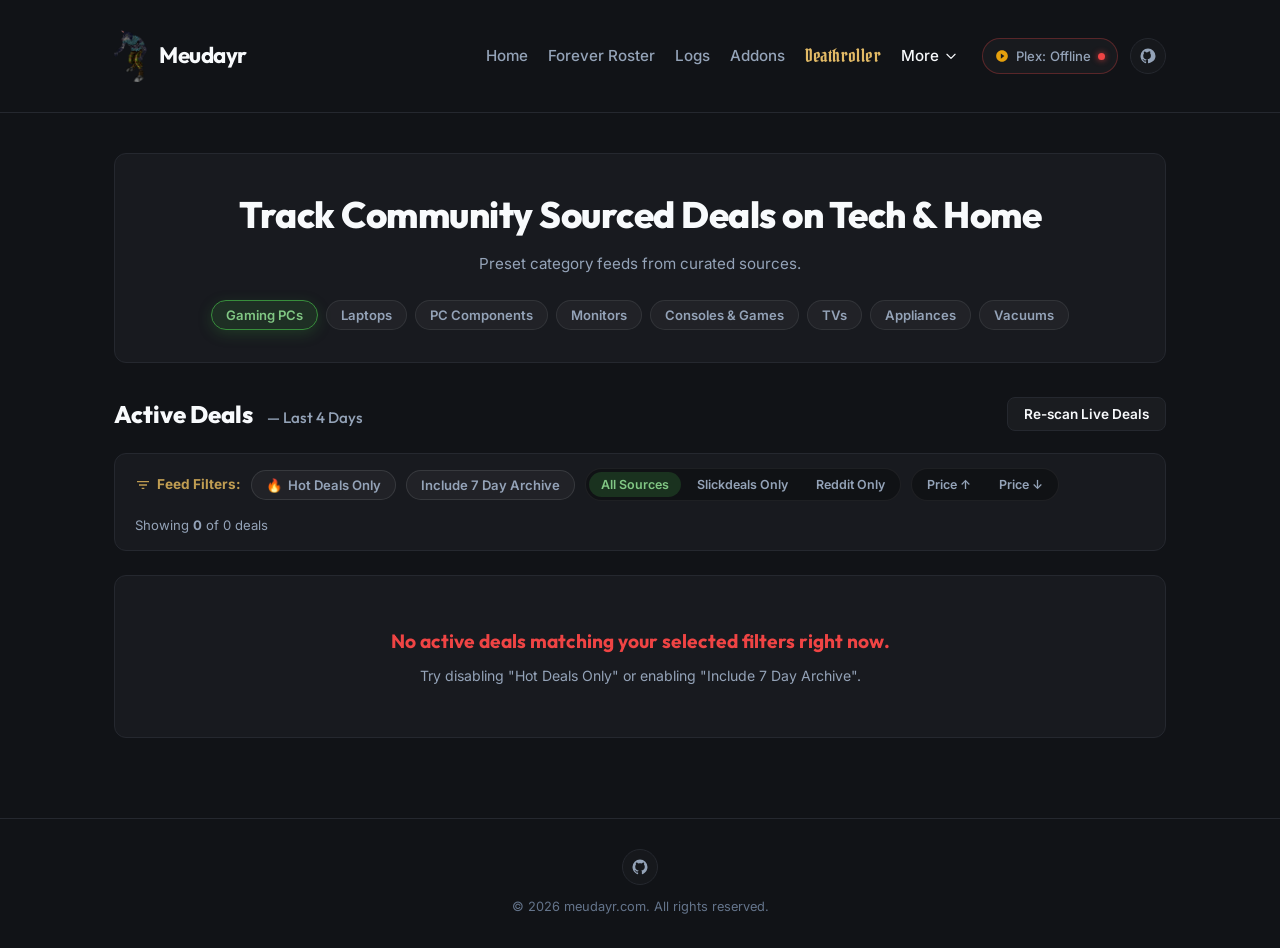
<file: deals.html>
<!DOCTYPE html>
<html lang="en">
<head>
  <meta charset="UTF-8">
  <meta name="viewport" content="width=device-width, initial-scale=1.0">

  <!-- SEO Meta Tags -->
  <title>Deal Finder - Meudayr</title>
  <meta name="description" content="Track community-sourced deals on tech and home goods. Live feeds from Slickdeals and Reddit across gaming PCs, laptops, TVs, monitors, consoles, vacuums, and appliances.">
  <meta name="keywords" content="Meudayr, deal finder, tech deals, home deals, Slickdeals, Reddit deals, gaming PC deals, laptop deals">
  <meta name="author" content="Meudayr">

  <!-- OpenGraph -->
  <meta property="og:title" content="Deal Finder - Meudayr">
  <meta property="og:description" content="Community-sourced deal tracking for tech and home goods.">
  <meta property="og:image" content="https://meudayr.com/assets/logo.png">
  <meta property="og:url" content="https://meudayr.com/deals.html">
  <meta property="og:type" content="website">

  <!-- Stylesheets -->
  <link rel="stylesheet" href="style.css">
  <link rel="icon" type="image/png" href="assets/logo.png">

  <style>
    .deals-page-container {
      padding: 40px 0 80px;
    }

    /* Category Navigation Bar Header */
    .category-hero-panel {
      background: var(--card-bg);
      border: 1px solid var(--card-border);
      border-radius: var(--radius-lg);
      padding: 32px 28px;
      margin-bottom: 32px;
      text-align: center;
      position: relative;
    }

    .category-hero-panel h1 {
      font-family: var(--font-display);
      font-size: clamp(1.8rem, 3.5vw, 2.3rem);
      font-weight: 800;
      color: var(--text-main);
      margin-bottom: 8px;
      letter-spacing: -0.5px;
    }

    .category-hero-panel p {
      color: var(--text-muted);
      font-size: 0.95rem;
      max-width: 560px;
      margin: 0 auto 24px auto;
      line-height: 1.5;
    }

    /* Category Buttons */
    .category-chips {
      display: flex;
      flex-wrap: wrap;
      justify-content: center;
      gap: 8px;
    }

    .category-btn {
      background: rgba(255, 255, 255, 0.04);
      border: 1px solid rgba(255, 255, 255, 0.08);
      color: var(--text-muted);
      border-radius: 24px;
      padding: 6px 14px;
      font-size: 0.82rem;
      font-weight: 600;
      font-family: var(--font-sans);
      cursor: pointer;
      display: inline-flex;
      align-items: center;
      gap: 6px;
      transition: var(--transition);
    }

    .category-btn:hover {
      border-color: var(--card-border-hover);
      color: var(--text-main);
    }

    .category-btn.active {
      background: rgba(56, 142, 60, 0.18);
      border-color: var(--primary);
      color: #81c784;
      box-shadow: 0 4px 14px rgba(56, 142, 60, 0.25);
    }

    /* Section Control Header */
    .deals-section-header {
      display: flex;
      align-items: center;
      justify-content: space-between;
      margin-bottom: 20px;
      flex-wrap: wrap;
      gap: 16px;
    }

    .deals-section-title {
      font-family: var(--font-display);
      font-size: 1.5rem;
      font-weight: 800;
      color: var(--text-main);
      margin: 0;
    }

    .deals-section-subtitle {
      font-size: 0.95rem;
      font-weight: 500;
      color: var(--text-muted);
      margin-left: 10px;
    }

    .rescan-btn {
      background: rgba(255, 255, 255, 0.04);
      border: 1px solid var(--card-border);
      color: var(--text-main);
      border-radius: var(--radius-md);
      padding: 8px 16px;
      font-size: 0.85rem;
      font-weight: 600;
      font-family: var(--font-sans);
      cursor: pointer;
      transition: var(--transition);
    }

    .rescan-btn:hover {
      background: rgba(255, 255, 255, 0.08);
      border-color: var(--card-border-hover);
    }

    .rescan-btn:disabled {
      opacity: 0.5;
      cursor: not-allowed;
    }

    /* Filter Bar */
    .filter-bar {
      background: var(--card-bg);
      border: 1px solid var(--card-border);
      border-radius: var(--radius-lg);
      padding: 14px 20px;
      margin-bottom: 24px;
      display: flex;
      align-items: center;
      justify-content: space-between;
      flex-wrap: wrap;
      gap: 14px;
    }

    .filter-group {
      display: flex;
      align-items: center;
      gap: 10px;
      flex-wrap: wrap;
    }

    .filter-label {
      font-size: 0.85rem;
      font-weight: 700;
      color: var(--accent);
      display: inline-flex;
      align-items: center;
      gap: 6px;
    }

    .filter-chip-btn {
      background: rgba(255, 255, 255, 0.04);
      border: 1px solid rgba(255, 255, 255, 0.1);
      color: var(--text-muted);
      border-radius: 20px;
      padding: 6px 14px;
      font-size: 0.82rem;
      font-weight: 600;
      font-family: var(--font-sans);
      cursor: pointer;
      display: inline-flex;
      align-items: center;
      gap: 6px;
      transition: var(--transition);
    }

    .filter-chip-btn:hover {
      color: var(--text-main);
      border-color: var(--card-border-hover);
    }

    .filter-chip-btn.active-hot {
      background: rgba(244, 63, 94, 0.2);
      border-color: #f43f5e;
      color: #fb7185;
    }

    .filter-chip-btn.active-archive {
      background: rgba(56, 189, 248, 0.2);
      border-color: #38bdf8;
      color: #38bdf8;
    }

    .chip-segment-group {
      display: flex;
      align-items: center;
      gap: 4px;
      background: rgba(0, 0, 0, 0.3);
      padding: 3px;
      border-radius: 20px;
      border: 1px solid rgba(255, 255, 255, 0.06);
    }

    .segment-btn {
      background: transparent;
      border: none;
      color: var(--text-muted);
      border-radius: 16px;
      padding: 5px 12px;
      font-size: 0.78rem;
      font-weight: 600;
      font-family: var(--font-sans);
      cursor: pointer;
      transition: var(--transition);
    }

    .segment-btn:hover {
      color: var(--text-main);
    }

    .segment-btn.active {
      background: rgba(56, 142, 60, 0.25);
      color: #81c784;
    }

    .counter-text {
      font-size: 0.82rem;
      color: var(--text-muted);
    }

    /* Deals Stream */
    .deals-list {
      display: flex;
      flex-direction: column;
      gap: 16px;
    }

    .deal-card {
      background: var(--card-bg);
      border: 1px solid var(--card-border);
      border-radius: var(--radius-lg);
      padding: 20px 24px;
      display: flex;
      flex-wrap: wrap;
      align-items: center;
      justify-content: space-between;
      gap: 16px;
      transition: var(--transition);
    }

    .deal-card:hover {
      border-color: var(--card-border-hover);
      transform: translateY(-2px);
    }

    .deal-main-info {
      flex: 1 1 500px;
    }

    .deal-tags {
      display: flex;
      align-items: center;
      flex-wrap: wrap;
      gap: 8px;
      margin-bottom: 10px;
    }

    .tag-badge {
      font-size: 0.75rem;
      font-weight: 600;
      padding: 3px 10px;
      border-radius: 100px;
      background: rgba(255, 255, 255, 0.05);
      border: 1px solid rgba(255, 255, 255, 0.08);
      color: var(--text-muted);
    }

    .tag-store {
      background: rgba(192, 157, 82, 0.12);
      border-color: rgba(192, 157, 82, 0.25);
      color: var(--accent);
    }

    .tag-source {
      background: rgba(56, 142, 60, 0.12);
      border-color: rgba(56, 142, 60, 0.25);
      color: #81c784;
    }

    .tag-hot {
      background: rgba(244, 63, 94, 0.15);
      border-color: rgba(244, 63, 94, 0.3);
      color: #fb7185;
      font-weight: 700;
    }

    .tag-time {
      font-size: 0.75rem;
      color: var(--text-dark);
    }

    .deal-title {
      font-family: var(--font-display);
      font-size: 1.05rem;
      font-weight: 700;
      color: var(--text-main);
      margin: 0;
      line-height: 1.45;
    }

    .deal-action-panel {
      display: flex;
      align-items: center;
      gap: 16px;
      flex-shrink: 0;
    }

    .deal-upvotes {
      display: inline-flex;
      align-items: center;
      gap: 6px;
      font-size: 0.85rem;
      font-weight: 600;
      color: var(--text-muted);
    }

    .deal-price-wrapper {
      text-align: right;
    }

    .deal-price {
      font-family: var(--font-display);
      font-size: 1.35rem;
      font-weight: 800;
      color: #4caf50;
      display: block;
    }

    .deal-orig-price {
      font-size: 0.8rem;
      color: var(--text-dark);
      text-decoration: line-through;
      margin-right: 4px;
    }

    .deal-discount {
      font-size: 0.78rem;
      color: #fb7185;
      font-weight: 700;
    }

    .deal-btn {
      display: inline-flex;
      align-items: center;
      gap: 6px;
      background: var(--primary);
      color: white;
      text-decoration: none;
      padding: 10px 18px;
      border-radius: var(--radius-md);
      font-weight: 600;
      font-size: 0.88rem;
      transition: var(--transition);
      white-space: nowrap;
    }

    .deal-btn:hover {
      background: #43a047;
    }

    .deal-btn.reddit {
      background: #4f46e5;
    }

    .deal-btn.reddit:hover {
      background: #6366f1;
    }

    /* Loading / Empty States */
    .empty-state {
      background: var(--card-bg);
      border: 1px solid var(--card-border);
      border-radius: var(--radius-lg);
      padding: 50px 20px;
      text-align: center;
      color: var(--text-muted);
    }

    .empty-state h3 {
      font-family: var(--font-display);
      color: var(--text-main);
      font-size: 1.2rem;
      margin-bottom: 8px;
    }

    .spinner {
      width: 24px;
      height: 24px;
      border: 3px solid rgba(255,255,255,0.1);
      border-top-color: var(--primary);
      border-radius: 50%;
      animation: spin 0.8s linear infinite;
      display: inline-block;
    }

    @keyframes spin {
      to { transform: rotate(360deg); }
    }
  </style>
</head>
<body>

  <!-- Header Navigation -->
  <header>
    <div class="container nav-container">
      <a href="index.html" class="brand" id="nav-brand-link">
        <img src="assets/logo.png" alt="Meudayr Logo" id="nav-brand-logo">
        <span>Meudayr</span>
      </a>
      <div class="nav-group">
                <nav class="nav-menu">
          <a href="index.html" class="nav-link" id="nav-home-link">Home</a>
          <a href="forever.html" class="nav-link" id="nav-forever-link">Forever Roster</a>
          <a href="logs.html" class="nav-link" id="nav-logs-link">Logs</a>
          <a href="addons.html" class="nav-link" id="nav-addons-link">Addons</a>
          <a href="deathroller.html" class="nav-link nav-deathroller" id="nav-deathroller-link">Deathroller</a>
          <div class="nav-dropdown" id="nav-more-dropdown">
            <button type="button" class="nav-dropdown-trigger nav-link active" aria-expanded="false" aria-haspopup="true" id="nav-more-btn">
              <span>More</span>
              <svg class="nav-dropdown-chevron" viewBox="0 0 24 24" fill="none" stroke="currentColor" stroke-width="2"><path stroke-linecap="round" stroke-linejoin="round" d="M19 9l-7 7-7-7"/></svg>
            </button>
            <div class="nav-dropdown-menu" role="menu" aria-label="More tools">
              <a href="deals.html" class="nav-dropdown-item active" role="menuitem" id="nav-deals-link">
                <svg viewBox="0 0 24 24" fill="none" stroke="currentColor" stroke-width="2"><path stroke-linecap="round" stroke-linejoin="round" d="M7 7h.01M7 3h5c.512 0 1.024.195 1.414.586l7 7a2 2 0 010 2.828l-7 7a2 2 0 01-2.828 0l-7-7A2 2 0 013 12V7a4 4 0 014-4z"/></svg>
                <span>Deal Finder</span>
              </a>
              <a href="3mf.html" class="nav-dropdown-item" role="menuitem" id="nav-3mf-link">
                <svg viewBox="0 0 24 24" fill="none" stroke="currentColor" stroke-width="2"><path stroke-linecap="round" stroke-linejoin="round" d="M21 16V8a2 2 0 00-1-1.73l-7-4a2 2 0 00-2 0l-7 4A2 2 0 003 8v8a2 2 0 001 1.73l7 4a2 2 0 002 0l7-4A2 2 0 0021 16z"/><polyline stroke-linecap="round" stroke-linejoin="round" points="3.27 6.96 12 12.01 20.73 6.96"/><line stroke-linecap="round" stroke-linejoin="round" x1="12" y1="22.08" x2="12" y2="12"/></svg>
                <span>3MF Converter</span>
              </a>
              <a href="dr.html" class="nav-dropdown-item" role="menuitem" id="nav-dr-link">
                <svg viewBox="0 0 24 24" fill="none" stroke="currentColor" stroke-width="2"><path stroke-linecap="round" stroke-linejoin="round" d="M9 7h6m0 10v-3m-3 3h.01M9 17h.01M9 11h.01M12 11h.01M15 11h.01M4 19h16a2 2 0 002-2V7a2 2 0 00-2-2H4a2 2 0 00-2 2v10a2 2 0 002 2z"/></svg>
                <span>DR Calculator</span>
              </a>
              <a href="gifts.html" class="nav-dropdown-item" role="menuitem" id="nav-gifts-link">
                <svg viewBox="0 0 24 24" fill="none" stroke="currentColor" stroke-width="2"><path stroke-linecap="round" stroke-linejoin="round" d="M20 12v10H4V12M2 7h20v5H2V7zm10-5c-1.5 0-3 1.5-3 3 0 .7.3 1.3.8 1.8L12 7l2.2-.2c.5-.5.8-1.1.8-1.8 0-1.5-1.5-3-3-3zM12 7v15"/></svg>
                <span>Fire Emblem Gift Tool</span>
              </a>
              <a href="champions.html" class="nav-dropdown-item" role="menuitem" id="nav-champions-link">
                <svg viewBox="0 0 24 24" fill="none" stroke="currentColor" stroke-width="2"><rect x="2" y="4" width="20" height="16" rx="2"/><circle cx="8" cy="11" r="2"/><circle cx="16" cy="11" r="2"/><path d="M6 17h12M9 11h6"/></svg>
                <span>Marvel Champions Cassette Tool</span>
              </a>
            </div>
          </div>
        </nav>
        <div class="social-links">
          <a href="https://plex.meudayr.com" class="plex-nav-pill checking" target="_blank" rel="noopener noreferrer" id="nav-plex-link" title="Open Plex Media Server">
            <svg viewBox="0 0 24 24" fill="currentColor" class="plex-nav-svg"><path d="M12 2C6.48 2 2 6.48 2 12s4.48 10 10 10 10-4.48 10-10S17.52 2 12 2zm-2 14.5v-9l6 4.5-6 4.5z"/></svg>
            <span class="plex-nav-text">Plex: <span id="plex-status-label">Checking...</span></span>
            <span class="plex-nav-dot" id="plex-nav-dot"></span>
          </a>
          <a href="https://github.com/Meudayr" class="social-icon" target="_blank" rel="noopener noreferrer" aria-label="GitHub Profile" id="nav-github-link">
            <svg viewBox="0 0 24 24"><path d="M12 2A10 10 0 0 0 2 12c0 4.42 2.87 8.17 6.84 9.5.5.08.66-.23.66-.5v-1.69c-2.77.6-3.36-1.34-3.36-1.34-.46-1.16-1.11-1.47-1.11-1.47-.9-.62.07-.6.07-.6 1 .07 1.53 1.03 1.53 1.03.9 1.52 2.34 1.07 2.91.83.09-.65.35-1.09.63-1.34-2.22-.25-4.55-1.11-4.55-4.92 0-1.11.38-2 1.03-2.71-.1-.25-.45-1.29.1-2.64 0 0 .84-.27 2.75 1.02.79-.22 1.65-.33 2.5-.33 1.91-1.29 2.75-1.02 2.75-1.02.55 1.35.2 2.39.1 2.64.65.71 1.03 1.6 1.03 2.71 0 3.82-2.34 4.66-4.57 4.91.36.31.69.92.69 1.85V21c0 .27.16.59.67.5C19.14 20.16 22 16.42 22 12A10 10 0 0 0 12 2z"/></svg>
          </a>
        </div>
      </div>
    </div>
  </header>

  <main>
    <section class="deals-page-container">
      <div class="container">
        <!-- Category Navigation Bar Header -->
        <div class="category-hero-panel">
          <h1>Track Community Sourced Deals on Tech &amp; Home</h1>
          <p>Preset category feeds from curated sources.</p>

          <div class="category-chips" id="category-bar">
            <button class="category-btn active" data-cat="gaming_pcs" data-query="gaming pc">Gaming PCs</button>
            <button class="category-btn" data-cat="laptops" data-query="laptop">Laptops</button>
            <button class="category-btn" data-cat="pc_components" data-query="components">PC Components</button>
            <button class="category-btn" data-cat="monitors" data-query="gaming monitor">Monitors</button>
            <button class="category-btn" data-cat="consoles" data-query="console game">Consoles &amp; Games</button>
            <button class="category-btn" data-cat="tvs" data-query="oled tv">TVs</button>
            <button class="category-btn" data-cat="appliances" data-query="appliance">Appliances</button>
            <button class="category-btn" data-cat="vacuums" data-query="vacuum">Vacuums</button>
          </div>

          <!-- PC Components Subcategory Bar (hidden by default) -->
          <div class="category-chips" id="subcategory-bar" style="display: none; margin-top: 16px; padding-top: 16px; border-top: 1px solid rgba(255,255,255,0.05);">
            <button class="category-btn active" data-sub="all">All Components</button>
            <button class="category-btn" data-sub="cpu">CPU</button>
            <button class="category-btn" data-sub="gpu">GPU</button>
            <button class="category-btn" data-sub="motherboard">Motherboard</button>
            <button class="category-btn" data-sub="ram">RAM</button>
            <button class="category-btn" data-sub="storage">Storage</button>
            <button class="category-btn" data-sub="psu">Power Supply</button>
            <button class="category-btn" data-sub="case">Cases</button>
            <button class="category-btn" data-sub="cooling">Cooling</button>
          </div>
        </div>

        <!-- Section Title & Refresh Control -->
        <div class="deals-section-header">
          <h2 class="deals-section-title">
            Active Deals <span class="deals-section-subtitle" id="timeframe-subtitle">— Last 4 Days</span>
          </h2>
          <button class="rescan-btn" id="rescan-btn">Re-scan Live Deals</button>
        </div>

        <!-- Filter Bar -->
        <div class="filter-bar">
          <div class="filter-group">
            <div class="filter-label">
              <svg style="width:16px;height:16px" viewBox="0 0 24 24" fill="currentColor"><path d="M10,18H14V16H10V18M3,6V8H21V6H3M6,13H18V11H6V13Z"/></svg>
              <span>Feed Filters:</span>
            </div>

            <button class="filter-chip-btn" id="btn-hot-only">
              🔥 <span>Hot Deals Only</span>
            </button>

            <button class="filter-chip-btn" id="btn-archive">
              <span>Include 7 Day Archive</span>
            </button>

            <!-- Source Filter Segment -->
            <div class="chip-segment-group">
              <button class="segment-btn active" data-source="all">All Sources</button>
              <button class="segment-btn" data-source="slickdeals">Slickdeals Only</button>
              <button class="segment-btn" data-source="reddit">Reddit Only</button>
            </div>

            <!-- Price Sort Segment -->
            <div class="chip-segment-group">
              <button class="segment-btn" id="btn-sort-asc">Price ↑</button>
              <button class="segment-btn" id="btn-sort-desc">Price ↓</button>
            </div>
          </div>

          <div class="counter-text" id="deal-counter">Showing 0 of 0 deals</div>
        </div>

        <!-- Deals Stream List -->
        <div class="deals-list" id="deals-container">
          <!-- Rendered dynamically -->
        </div>
      </div>
    </section>
  </main>

  <!-- Footer -->
  <footer>
    <div class="container footer-content">
      <div class="social-links" id="footer-social-links">
        <a href="https://github.com/Meudayr" class="social-icon" target="_blank" rel="noopener noreferrer" aria-label="GitHub Profile" id="footer-github-link">
          <svg viewBox="0 0 24 24"><path d="M12 2A10 10 0 0 0 2 12c0 4.42 2.87 8.17 6.84 9.5.5.08.66-.23.66-.5v-1.69c-2.77.6-3.36-1.34-3.36-1.34-.46-1.16-1.11-1.47-1.11-1.47-.9-.62.07-.6.07-.6 1 .07 1.53 1.03 1.53 1.03.9 1.52 2.34 1.07 2.91.83.09-.65.35-1.09.63-1.34-2.22-.25-4.55-1.11-4.55-4.92 0-1.11.38-2 1.03-2.71-.1-.25-.45-1.29.1-2.64 0 0 .84-.27 2.75 1.02.79-.22 1.65-.33 2.5-.33.85 0 1.71.11 2.5.33 1.91-1.29 2.75-1.02 2.75-1.02.55 1.35.2 2.39.1 2.64.65.71 1.03 1.6 1.03 2.71 0 3.82-2.34 4.66-4.57 4.91.36.31.69.92.69 1.85V21c0 .27.16.59.67.5C19.14 20.16 22 16.42 22 12A10 10 0 0 0 12 2z"/></svg>
        </a>
      </div>
      <p class="copyright" id="footer-copyright">&copy; 2026 meudayr.com. All rights reserved.</p>
    </div>
  </footer>

  <script>
    // State management
    let state = {
      selectedCategory: 'gaming_pcs',
      selectedQuery: 'gaming pc',
      selectedSubcategory: 'all',
      allDeals: [],
      filterHotOnly: false,
      includeArchive: false,
      sourceFilter: 'all',
      sortBy: 'hottest', // 'hottest' | 'price-asc' | 'price-desc'
      isLoading: false
    };

    function formatCurrency(val) {
      if (typeof val !== 'number' || isNaN(val) || val <= 0) return '';
      const hasCents = val % 1 !== 0;
      return val.toLocaleString('en-US', {
        style: 'currency',
        currency: 'USD',
        minimumFractionDigits: hasCents ? 2 : 0,
        maximumFractionDigits: 2
      });
    }

    async function loadDeals(isRescan = false) {
      state.isLoading = true;
      renderUI();

      try {
        const deals = await fetchClientSideDeals(state.selectedCategory, state.selectedQuery, state.includeArchive, isRescan);
        state.allDeals = deals;
      } catch (e) {
        console.error('Error fetching live deals:', e);
        state.allDeals = [];
      }

      state.isLoading = false;
      renderUI();
    }

    const FALLBACK_DEALS = {
      gaming_pcs: [
        { id: 'fb_gpc_1', title: 'CyberPowerPC Gamer Supreme Liquid Cooled Desktop - Intel Core i7-14700KF, RTX 4070 Ti Super 16GB, 32GB DDR5, 2TB SSD', productName: 'CyberPowerPC Gamer Supreme', store: 'Best Buy', originalPrice: 1999.99, salePrice: 1699.99, discountPercentage: 15, url: 'https://www.bestbuy.com/', source: 'Slickdeals Active Deal', postedTimeAgo: 'Verified Active Deal', isHot: true },
        { id: 'fb_gpc_2', title: 'Lenovo Legion Tower 5i Gen 8 - Core i5-13400F, RTX 4060 8GB, 16GB RAM, 512GB SSD', productName: 'Lenovo Legion Tower 5i', store: 'Lenovo', originalPrice: 1099.99, salePrice: 849.99, discountPercentage: 23, url: 'https://www.lenovo.com/', source: 'Reddit r/buildapcsales', postedTimeAgo: 'Verified Active Deal', isHot: true },
        { id: 'fb_gpc_3', title: 'Skytech Chronos Gaming Desktop - Ryzen 7 7700X, RTX 4070 Super 12GB, 32GB DDR5, 1TB NVMe SSD', productName: 'Skytech Chronos Gaming PC', store: 'Amazon', originalPrice: 1649.00, salePrice: 1399.00, discountPercentage: 15, url: 'https://www.amazon.com/', source: 'Slickdeals Active Deal', postedTimeAgo: 'Verified Active Deal', isHot: true },
        { id: 'fb_gpc_4', title: 'ABS Stratos Gaming PC - Ryzen 5 7600, RTX 4060 Ti 8GB, 32GB DDR5, 1TB M.2 NVMe SSD', productName: 'ABS Stratos Gaming PC', store: 'Newegg', originalPrice: 1199.99, salePrice: 999.99, discountPercentage: 17, url: 'https://www.newegg.com/', source: 'Reddit r/prebuilts', postedTimeAgo: 'Verified Active Deal', isHot: true }
      ],
      laptops: [
        { id: 'fb_lap_1', title: 'ASUS ROG Zephyrus G16 16" OLED 240Hz Gaming Laptop - Intel Core Ultra 9, RTX 4070, 16GB LPDDR5X, 1TB SSD', productName: 'ASUS ROG Zephyrus G16 OLED', store: 'Best Buy', originalPrice: 1999.99, salePrice: 1599.99, discountPercentage: 20, url: 'https://www.bestbuy.com/', source: 'Slickdeals Active Deal', postedTimeAgo: 'Verified Active Deal', isHot: true },
        { id: 'fb_lap_2', title: 'Apple MacBook Air 15" M3 Chip (2024) - 16GB Unified Memory, 512GB SSD Storage - Midnight', productName: 'Apple MacBook Air 15" M3', store: 'Amazon', originalPrice: 1499.00, salePrice: 1249.00, discountPercentage: 17, url: 'https://www.amazon.com/', source: 'Reddit r/laptopdeals', postedTimeAgo: 'Verified Active Deal', isHot: true },
        { id: 'fb_lap_3', title: 'Lenovo Legion Slim 5 16" WQXGA 165Hz - Ryzen 7 7840HS, RTX 4060, 16GB RAM, 512GB SSD', productName: 'Lenovo Legion Slim 5', store: 'Lenovo', originalPrice: 1349.99, salePrice: 949.99, discountPercentage: 30, url: 'https://www.lenovo.com/', source: 'Slickdeals Active Deal', postedTimeAgo: 'Verified Active Deal', isHot: true },
        { id: 'fb_lap_4', title: 'Acer Predator Helios 16 - Intel Core i7-13700HX, RTX 4070, 16GB DDR5, 1TB PCIe Gen4 SSD', productName: 'Acer Predator Helios 16', store: 'Walmart', originalPrice: 1599.99, salePrice: 1199.99, discountPercentage: 25, url: 'https://www.walmart.com/', source: 'Reddit r/laptopdeals', postedTimeAgo: 'Verified Active Deal', isHot: true }
      ],
      tvs: [
        { id: 'fb_tv_1', title: 'LG 65" Class C4 Series OLED 4K UHD Smart TV (2024 Model)', productName: 'LG 65" C4 OLED TV', store: 'Amazon', originalPrice: 2699.99, salePrice: 1496.99, discountPercentage: 45, url: 'https://www.amazon.com/', source: 'Slickdeals Active Deal', postedTimeAgo: 'Verified Active Deal', isHot: true },
        { id: 'fb_tv_2', title: 'Samsung 55" Class S90D OLED 4K Smart TV', productName: 'Samsung 55" S90D OLED', store: 'Best Buy', originalPrice: 1797.99, salePrice: 1297.99, discountPercentage: 28, url: 'https://www.bestbuy.com/', source: 'Reddit r/buildapcsales', postedTimeAgo: 'Verified Active Deal', isHot: true },
        { id: 'fb_tv_3', title: 'Alienware AW2725DF 27" QD-OLED 360Hz 0.03ms QHD Gaming Monitor', productName: 'Alienware 27" QD-OLED Monitor', store: 'Dell', originalPrice: 899.99, salePrice: 749.99, discountPercentage: 17, url: 'https://www.dell.com/', source: 'Slickdeals Active Deal', postedTimeAgo: 'Verified Active Deal', isHot: true },
        { id: 'fb_tv_4', title: 'Gigabyte M27Q 27" 1440p 170Hz FreeSync Premium IPS Gaming Monitor', productName: 'Gigabyte M27Q 1440p Monitor', store: 'Newegg', originalPrice: 299.99, salePrice: 219.99, discountPercentage: 27, url: 'https://www.newegg.com/', source: 'Reddit r/buildapcsales', postedTimeAgo: 'Verified Active Deal', isHot: true }
      ],
      consoles: [
        { id: 'fb_con_1', title: 'PlayStation 5 Digital Edition (Slim) Console - 1TB SSD', productName: 'PlayStation 5 Slim Digital', store: 'Best Buy', originalPrice: 499.99, salePrice: 449.99, discountPercentage: 10, url: 'https://www.bestbuy.com/', source: 'Slickdeals Active Deal', postedTimeAgo: 'Verified Active Deal', isHot: true },
        { id: 'fb_con_2', title: 'Nintendo Switch OLED Model - Mario Red Edition', productName: 'Nintendo Switch OLED', store: 'Target', originalPrice: 349.99, salePrice: 309.99, discountPercentage: 11, url: 'https://www.target.com/', source: 'Reddit r/GameDeals', postedTimeAgo: 'Verified Active Deal', isHot: true },
        { id: 'fb_con_3', title: 'Xbox Series X 1TB Console - Robot White Digital Edition', productName: 'Xbox Series X 1TB', store: 'Walmart', originalPrice: 499.99, salePrice: 449.99, discountPercentage: 10, url: 'https://www.walmart.com/', source: 'Slickdeals Active Deal', postedTimeAgo: 'Verified Active Deal', isHot: true }
      ],
      vacuums: [
        { id: 'fb_vac_1', title: 'Roborock Qrevo S Robot Vacuum and Mop with Auto-Empty & Auto-Washing Dock', productName: 'Roborock Qrevo S Robot Vacuum', store: 'Amazon', originalPrice: 799.99, salePrice: 599.99, discountPercentage: 25, url: 'https://www.amazon.com/', source: 'Slickdeals Active Deal', postedTimeAgo: 'Verified Active Deal', isHot: true },
        { id: 'fb_vac_2', title: 'Dyson V15 Detect Cordless Vacuum Cleaner - Yellow/Nickel', productName: 'Dyson V15 Detect Cordless', store: 'Dyson', originalPrice: 749.99, salePrice: 619.99, discountPercentage: 17, url: 'https://www.dyson.com/', source: 'Reddit r/deals', postedTimeAgo: 'Verified Active Deal', isHot: true },
        { id: 'fb_vac_3', title: 'Shark IX141 Pet Cordless Stick Vacuum with Anti-Allergen Complete Seal', productName: 'Shark Pet Cordless Stick Vacuum', store: 'Walmart', originalPrice: 259.99, salePrice: 199.99, discountPercentage: 23, url: 'https://www.walmart.com/', source: 'Slickdeals Active Deal', postedTimeAgo: 'Verified Active Deal', isHot: true }
      ],
      appliances: [
        { id: 'fb_app_1', title: 'LG 26 cu. ft. Smart French Door Refrigerator with Ice Maker - Stainless Steel', productName: 'LG French Door Refrigerator', store: 'Home Depot', originalPrice: 2199.00, salePrice: 1399.00, discountPercentage: 36, url: 'https://www.homedepot.com/', source: 'Slickdeals Active Deal', postedTimeAgo: 'Verified Active Deal', isHot: true },
        { id: 'fb_app_2', title: 'Samsung High-Efficiency Front Load Washer & Electric Dryer Set with Steam', productName: 'Samsung Front Load Washer & Dryer', store: "Lowe's", originalPrice: 1998.00, salePrice: 1296.00, discountPercentage: 35, url: 'https://www.lowes.com/', source: 'Reddit r/deals', postedTimeAgo: 'Verified Active Deal', isHot: true }
      ]
    };

    function parseXMLFeed(xmlText) {
      if (!xmlText) return [];
      try {
        const parser = new DOMParser();
        const doc = parser.parseFromString(xmlText, 'text/xml');
        const items = [];

        const rssItems = doc.querySelectorAll('item');
        if (rssItems.length > 0) {
          rssItems.forEach(item => {
            let title = item.querySelector('title')?.textContent || '';
            title = title.replace(/^<!\[CDATA\[/i, '').replace(/\]\]>$/i, '').trim();
            const link = item.querySelector('link')?.textContent || '';
            const description = item.querySelector('description')?.textContent || '';
            const pubDateStr = item.querySelector('pubDate')?.textContent || '';
            const pubDate = pubDateStr ? new Date(pubDateStr) : null;
            items.push({ title, link, description, content: description, pubDate });
          });
          return items;
        }

        const atomEntries = doc.querySelectorAll('entry');
        if (atomEntries.length > 0) {
          atomEntries.forEach(entry => {
            const title = entry.querySelector('title')?.textContent || '';
            let link = entry.querySelector('link[rel="alternate"]')?.getAttribute('href');
            if (!link) link = entry.querySelector('link')?.getAttribute('href') || entry.querySelector('link')?.textContent || '';
            const content = entry.querySelector('content, summary')?.textContent || '';
            const pubDateStr = entry.querySelector('published, updated')?.textContent || '';
            const pubDate = pubDateStr ? new Date(pubDateStr) : null;
            items.push({ title, link, description: content, content, pubDate });
          });
          return items;
        }
      } catch (e) {
        console.warn('XML Parse Error:', e);
      }
      return [];
    }

    async function fetchRSSFeed(targetUrl, isRescan = false) {
      const fetchOpts = isRescan ? { cache: 'no-store' } : {};
      const urlWithCb = isRescan ? targetUrl + (targetUrl.includes('?') ? '&' : '?') + `_t=${Date.now()}` : targetUrl;

      // Strategy 1: proxy.cors.sh (high reliability for Cloudflare-protected feeds like Slickdeals)
      try {
        const controller = new AbortController();
        const tid = setTimeout(() => controller.abort(), 4000);
        const res = await fetch(`https://proxy.cors.sh/${urlWithCb}`, { signal: controller.signal, ...fetchOpts });
        clearTimeout(tid);
        if (res.ok) {
          const text = await res.text();
          const items = parseXMLFeed(text);
          if (items.length > 0) return items;
        }
      } catch (e) { console.warn('[cors.sh]', e); }

      // Strategy 2: rss2json
      try {
        const controller = new AbortController();
        const tid = setTimeout(() => controller.abort(), 3500);
        const res = await fetch(`https://api.rss2json.com/v1/api.json?rss_url=${encodeURIComponent(urlWithCb)}`, { signal: controller.signal, ...fetchOpts });
        clearTimeout(tid);
        if (res.ok) {
          const data = await res.json();
          if (data.status === 'ok' && Array.isArray(data.items) && data.items.length > 0) {
            return data.items.map(i => {
              const rawDate = (i.pubDate || '').replace(' ', 'T');
              let title = i.title || '';
              title = title.replace(/^<!\[CDATA\[/i, '').replace(/\]\]>$/i, '').trim();
              return {
                title: title,
                link: i.link || '',
                description: i.content || i.description || '',
                content: i.content || i.description || '',
                pubDate: rawDate ? new Date(rawDate) : null
              };
            });
          }
        }
      } catch (e) { console.warn('[rss2json]', e); }

      // Strategy 3: AllOrigins proxy
      try {
        const controller = new AbortController();
        const tid = setTimeout(() => controller.abort(), 3500);
        const res = await fetch(`https://api.allorigins.win/get?url=${encodeURIComponent(urlWithCb)}`, { signal: controller.signal, ...fetchOpts });
        clearTimeout(tid);
        if (res.ok) {
          const data = await res.json();
          if (data && data.contents) {
            const items = parseXMLFeed(data.contents);
            if (items.length > 0) return items;
          }
        }
      } catch (e) { console.warn('[AllOrigins]', e); }

      // Strategy 4: CodeTabs proxy
      try {
        const controller = new AbortController();
        const tid = setTimeout(() => controller.abort(), 3500);
        const res = await fetch(`https://api.codetabs.com/v1/proxy?quest=${encodeURIComponent(urlWithCb)}`, { signal: controller.signal, ...fetchOpts });
        clearTimeout(tid);
        if (res.ok) {
          const text = await res.text();
          const items = parseXMLFeed(text);
          if (items.length > 0) return items;
        }
      } catch (e) { console.warn('[CodeTabs]', e); }

      return [];
    }

    // ── Relevance filter ────────────────────────────────────────────────────
    const GLOBAL_REJECT_KEYWORDS = [
      'shoe', 'sneaker', 'boot', 'apparel', 'shirt', 'pant', 'short',
      'jacket', 'hoodie', 'sock', 'bra', 'underwear', 'clothing'
    ];
    const DESKTOP_REJECT_PERIPHERAL = [
      'monitor', 'headset', 'mouse', 'keyboard', 'backpack', 'bag',
      'sleeve', 'dock', 'cable', 'mount', 'hub', 'adapter'
    ];
    const LAPTOP_REJECT_ACCESSORY = [
      'backpack', 'bag', 'sleeve', 'case', 'skin', 'cover', 'charger',
      'stand', 'docking station', 'dock', 'cable', 'protector', 'mount',
      'hub', 'adapter', 'power bank', 'cooler pad', 'wrist rest'
    ];
    const VACUUM_REJECT = [
      'foodsaver', 'preserver', 'sealer', 'battery', 'bogo',
      'paint sprayer', 'fan', 'separator', 'baking soda',
      'cat litter', 'swiffer'
    ];
    const TV_REJECT = ['mount', 'cable', 'stand', 'arm', 'cart', 'sync box', 'backlight'];
    const APPLIANCE_REJECT = [
      'baking soda', 'vent', 'coupling', 'connector',
      'cleaner', 'mat', 'cover', 'pad', 'lint',
      'thermometer', 'container', 'milk', 'pan', 'pot', 'smoker',
      'hair dryer', 'bottle', 'knife', 'spoon', 'fork',
      'light bulb', 'almond', 'food storage'
    ];

    const QUESTION_OR_DISCUSSION_PATTERNS = /\b(what|whats|what's|why|how|help|need help|issue|problem|bug|glitch|buying|saved up|question|recommendation|looking for|looking to|anyone|should i|is this|thoughts on|advice|is it|advertisement|good deal|best prebuilt|any good|worth it|which one|first pc|first gaming|prebuilt for|suggestions|suggest)\b/i;

    function isRelevantToCategory(title, cat, subcat) {
      const t = title.toLowerCase();
      // Deal posts state specs/prices — question marks indicate user questions
      if (t.includes('?')) return false;
      if (QUESTION_OR_DISCUSSION_PATTERNS.test(title)) return false;
      if (GLOBAL_REJECT_KEYWORDS.some(k => t.includes(k))) return false;

      if (cat === 'pc_components') {
        // STRICTLY reject ANY peripherals, complete PCs, or non-PC outliers
        const notComponentReject = /\b(headset|mouse|keyboard|monitor|display|laptop|macbook|ipad|tablet|watch|chromebook|notebook|mini pc|desktop pc|pre-?built|gaming pc|gaming desktop|gaming rig|cyberpower|skytech|powerspec|omen|legion|abs|ibuypower|alienware|chair|desk|backpack|cable|hub|adapter|tv|console|memory foam|paper|chainsaw|folio|luggage|battery|tote|ice chest|lunch bag|lunch box|compressor|refrigerator|camping|beverage|wine|cooler bag|soft cooler|hard cooler|yeti|igloo|ozark|zenbook|vivobook|thinkpad|ideapad|yoga|surface|spectre|envy|pavilion|xps|inspiron|latitude|gram|swift|aspire|nitro|predator|blade|stealth|raider|rog|zephyrus|strix|tuf|2-in-1|galaxy book|omni)\b/i;
        if (notComponentReject.test(title)) return false;

        if (subcat === 'cpu') return /\b(cpu|processor|ryzen|intel core|i3|i5|i7|i9|threadripper)\b/i.test(title) || /\[cpu\]/i.test(title);
        if (subcat === 'gpu') return /\b(gpu|graphics card|video card|rtx|radeon|gtx|rx \d{4})\b/i.test(title) || /\[gpu\]/i.test(title);
        if (subcat === 'motherboard') return /\b(motherboard|mobo|z690|b650|x670|z790|b550|am4|am5|lga)\b/i.test(title) || /\[motherboard\]/i.test(title);
        if (subcat === 'ram') return /\b(ram|desktop memory|laptop memory|ddr4|ddr5|sodimm|dimm)\b/i.test(title) || /\[ram\]/i.test(title);
        if (subcat === 'storage') return /\b(ssd|nvme|hdd|hard drive|solid state drive|m\.2|sata)\b/i.test(title) || /\[ssd\]|\[hdd\]|\[nvme\]/i.test(title);
        if (subcat === 'psu') return /\b(power supply|psu|atx 3\.0|80\+ gold|850w|1000w|750w)\b/i.test(title) || /\[psu\]/i.test(title);
        if (subcat === 'case') return /\b(pc case|computer case|atx mid tower|mini itx|micro atx|desktop case|chassis)\b/i.test(title) || /\[case\]/i.test(title);
        if (subcat === 'cooling') return /\b(cpu cooler|liquid cooler|water cooler|aio|case fan|cpu fan|heatsink|noctua|kraken|thermalright)\b/i.test(title) || /\[cooler\]|\[fan\]/i.test(title);

        // 'all' subcategory
        const validTag = /\[(cpu|gpu|motherboard|mobo|ram|ssd|hdd|nvme|case|cooler|psu|power supply|video card)\]/i;
        const validKeyword = /\b(processor|cpu|motherboard|mobo|graphics card|video card|gpu|power supply|psu|ram|desktop memory|laptop memory|hdd|ssd|nvme|cpu cooler|liquid cooler|water cooler|case fan|cpu fan|heatsink|pc case|computer case|mid tower|full tower|mini itx|micro atx|chassis|aio|ddr4|ddr5)\b/i;
        return validTag.test(title) || validKeyword.test(title);
      }

      if (cat === 'gaming_pcs') {
        if (t.includes('laptop') || t.includes('macbook') || t.includes('notebook')) return false;

        // Reject Reddit component tags always
        const componentTagReject = /\[(cpu|gpu|motherboard|mobo|ram|memory|ssd|hdd|nvme|other|fan|case|cooler|psu|power supply|video card|networking|controller|router|barebone|monitor)\]/i;
        if (componentTagReject.test(title)) return false;
        
        // Strong PC indicators
        const isExplicitPC = /\[pre-?built\]|pre-?built|\bgaming pc\b|\bgaming desktop\b|\bgaming rig\b|cyberpower|skytech|powerspec|ibuypower|alienware/i.test(title);

        if (!isExplicitPC) {
            // Weak indicator - reject if it contains component/accessory words
            const componentTerms = /\b(processor|cpu|motherboard|mobo|graphics card|video card|gpu|power supply|psu|ram|memory|hdd|ssd|nvme|cooler|heatsink|case|chassis|barebone|mouse|keyboard|headset|monitor|hard drive|solid state drive)\b/i;
            if (componentTerms.test(title)) return false;
        } else {
            // Strong indicator - only reject true accessories
            const accessoryReject = /\b(headset|backpack|sleeve|cable|hub|adapter|chair|desk|monitor|display)\b/i;
            if (accessoryReject.test(title) && !/\bbundle\b/i.test(title)) return false;
        }

        return /\[pre-?built\]|\[desktop\]|\bdesktop\b|pre-?built|gaming pc|gaming rig|tower|cyberpower|skytech|powerspec|omen|legion|\babs\b|ibuypower|\bmsi\b|\brog\b|yeyian|lenovo|alienware|victus|dell xps/i.test(title);
      }

      if (cat === 'laptops') {
        if (LAPTOP_REJECT_ACCESSORY.some(k => t.includes(k))) return false;
        return /laptop|macbook|chromebook|notebook|vivobook|zenbook|thinkpad|zephyrus|g14|g16|\bgram\b|\bswift\b|legion|omnibook|flow z|tuf|rog|ideapad|pavilion|inspiron|alienware|blade|surface/i.test(title);
      }

      if (cat === 'vacuums') {
        if (VACUUM_REJECT.some(k => t.includes(k))) return false;
        return /vacuum|\bvac\b|roborock|roomba|dyson|dreame|shark|eufy|tineco|bissell/i.test(title);
      }

      if (cat === 'tvs') {
        if (TV_REJECT.some(k => t.includes(k))) return false;
        return /\btv\b|\btelevision\b|oled tv|qled|uhd tv|smart tv/i.test(title);
      }

      if (cat === 'monitors') {
        if (TV_REJECT.some(k => t.includes(k))) return false;
        return /\bmonitor\b|curved monitor|gaming monitor|\bdisplay\b|ultrawide|\binch.*monitor|hz.*monitor/i.test(title);
      }

      if (cat === 'consoles') {
        if (t.includes('gaming pc') || t.includes('prebuilt') || t.includes('graphics card')) return false;
        return /\bps5\b|\bps4\b|xbox|nintendo|\bswitch\b|\bgame\b|playstation|console|controller|steam deck|\bvr\b|meta quest|\bpsvr\b/i.test(title);
      }

      if (cat === 'appliances') {
        if (APPLIANCE_REJECT.some(k => t.includes(k))) return false;
        return /refrigerator|\bfridge\b|freezer|\bwasher\b|washing machine|\bdryer\b|laundry tower|dishwasher|electric range|gas range|cooktop|wall oven|microwave/i.test(title);
      }

      return true;
    }
    // ── End relevance filter ────────────────────────────────────────────────

    // Format a date into a human-readable relative time string
    function timeAgo(date) {
      if (!date || isNaN(date.getTime())) return null;
      const diffMs = Date.now() - date.getTime();
      if (diffMs <= 0) return 'Just now';
      const diffMins = Math.floor(diffMs / 60000);
      if (diffMins < 60) return `${diffMins}m ago`;
      const diffHrs = Math.floor(diffMins / 60);
      if (diffHrs < 24) return `${diffHrs}h ago`;
      const diffDays = Math.floor(diffHrs / 24);
      return `${diffDays}d ago`;
    }

    async function fetchClientSideDeals(category, query, includeArchive, isRescan = false) {
      const MAX_AGE_DAYS = includeArchive ? 7 : 4;
      const cutoff = new Date(Date.now() - MAX_AGE_DAYS * 24 * 60 * 60 * 1000);
      const SUBREDDITS = {
        gaming_pcs: ['buildapcsales', 'deals'],
        pc_components: ['buildapcsales', 'deals'],
        laptops: ['laptopdeals', 'buildapcsales', 'deals'],
        vacuums: ['deals', 'frugal', 'Appliances'],
        tvs: ['buildapcsales', 'deals', '4kTV'],
        monitors: ['buildapcsales', 'deals'],
        consoles: ['GameDeals', 'buildapcsales', 'consoledeals'],
        appliances: ['deals', 'frugal']
      };

      const SEARCH_QUERIES = {
        gaming_pcs: ['gaming desktop', 'gaming pc', 'prebuilt pc'],
        pc_components: {
          all: ['pc components', 'cpu', 'gpu', 'motherboard', 'ram', 'ssd', 'psu', 'case', 'cooler'],
          cpu: ['cpu', 'processor', 'ryzen', 'intel core'],
          gpu: ['gpu', 'graphics card', 'video card', 'rtx', 'radeon'],
          motherboard: ['motherboard', 'mobo'],
          ram: ['ram', 'memory', 'ddr4', 'ddr5'],
          storage: ['ssd', 'nvme', 'hdd', 'hard drive'],
          psu: ['power supply', 'psu'],
          case: ['pc case', 'computer chassis'],
          cooling: ['cpu cooler', 'aio', 'liquid cooler', 'case fan']
        },
        laptops: ['laptop', 'macbook', 'gaming laptop'],
        vacuums: ['vacuum', 'roborock', 'dyson vacuum', 'robot vacuum'],
        tvs: ['oled tv', '4k tv', 'qled tv'],
        monitors: ['gaming monitor', '4k monitor', 'oled monitor'],
        consoles: ['ps5', 'xbox', 'nintendo switch', 'video game', 'steam deck'],
        appliances: ['refrigerator', 'washer dryer', 'dishwasher', 'appliance', 'freezer']
      };

      const deals = [];
      let sqList;
      if (category === 'pc_components') {
        sqList = SEARCH_QUERIES.pc_components[state.selectedSubcategory] || SEARCH_QUERIES.pc_components.all;
      } else {
        sqList = SEARCH_QUERIES[category] || [query];
      }

      // Fetch Slickdeals
      for (const sq of sqList) {
        try {
          // Search popdeals (title only and full search)
          const sdUrls = [
            `https://slickdeals.net/newsearch.php?mode=popdeals&searchmode=4&q=${encodeURIComponent(sq)}&rss=1`,
            `https://slickdeals.net/newsearch.php?mode=popdeals&searchmode=1&q=${encodeURIComponent(sq)}&rss=1`
          ];
          for (const sdUrl of sdUrls) {
            const items = await fetchRSSFeed(sdUrl, isRescan);
            items.forEach((item, idx) => {
              const title = item.title || '';
              const titleLower = title.toLowerCase();
              if (titleLower.includes('expired') || titleLower.includes('sold out') || titleLower.includes('dead deal')) return;
              if (item.pubDate && item.pubDate < cutoff) return;
              if (!isRelevantToCategory(title, category, state.selectedSubcategory)) return;

              const { salePrice, originalPrice, discountPercentage } = parseExplicitPricesFromTitle(title);
              const store = detectStoreName(item.content || item.description || '', title, item.link || '');
              const productName = title.split('-')[0].replace(/\[.*?\]/g, '').trim() || title.slice(0, 45);
              const ago = timeAgo(item.pubDate);

              deals.push({
                id: `sd_${idx}_${Math.random().toString(36).substr(2,4)}`,
                title,
                productName,
                store,
                originalPrice,
                salePrice,
                discountPercentage,
                url: item.link || '',
                redditThreadUrl: item.link || '',
                source: 'Slickdeals Active Deal',
                upvotes: undefined,
                postedTimeAgo: ago || 'Active Hot Deal',
                isArchive: false,
                isHot: discountPercentage > 15 || salePrice > 500
              });
            });
          }
        } catch (e) { console.warn('[SD fetch]', sq, e); }
      }

      // Fetch Subreddits (Hot & New feeds to catch recent posts)
      const subs = SUBREDDITS[category] || ['buildapcsales', 'deals'];
      for (const sub of subs) {
        try {
          const redditUrls = [
            `https://www.reddit.com/r/${sub}/.rss`,
            `https://www.reddit.com/r/${sub}/new/.rss`
          ];
          for (const redditUrl of redditUrls) {
            const items = await fetchRSSFeed(redditUrl, isRescan);
            items.forEach((item, idx) => {
              const title = item.title || '';
              const titleLower = title.toLowerCase();
              if (titleLower.includes('weekly request') || titleLower.includes('meta') || titleLower.includes('expired') || titleLower.includes('sold out')) return;
              if (item.pubDate && item.pubDate < cutoff) return;
              if (!isRelevantToCategory(title, category, state.selectedSubcategory)) return;

              const { salePrice, originalPrice, discountPercentage } = parseExplicitPricesFromTitle(title);
              const store = detectStoreName(item.content || item.description || '', title, item.link || '');
              const productName = title.split('-')[0].replace(/\[.*?\]/g, '').trim() || title.slice(0, 45);
              const ago = timeAgo(item.pubDate);

              deals.push({
                id: `rd_${sub}_${idx}_${Math.random().toString(36).substr(2,4)}`,
                title,
                productName,
                store,
                originalPrice,
                salePrice,
                discountPercentage,
                url: item.link || `https://www.reddit.com/r/${sub}/`,
                redditThreadUrl: item.link || `https://www.reddit.com/r/${sub}/`,
                source: `Reddit r/${sub}`,
                upvotes: undefined,
                postedTimeAgo: ago || 'Recent Post',
                isArchive: false,
                isHot: discountPercentage > 15
              });
            });
          }
        } catch (e) { console.warn('[Reddit fetch]', sub, e); }
      }

      // (Fallback hardcoded deals removed — live RSS feeds are functional)

      // Deduplicate
      const seen = new Set();
      return deals.filter(d => {
        const normKey = d.title.toLowerCase().replace(/[^a-z0-9]/g, '').slice(0, 45);
        if (seen.has(normKey)) return false;
        seen.add(normKey);
        return true;
      });
    }

    function detectStoreName(descText, title, link) {
      const fullText = `${descText} ${title} ${link}`.toLowerCase();
      if (fullText.includes('best buy') || fullText.includes('bestbuy')) return 'Best Buy';
      if (fullText.includes('amazon')) return 'Amazon';
      if (fullText.includes('walmart')) return 'Walmart';
      if (fullText.includes('ebay')) return 'eBay';
      if (fullText.includes('costco')) return 'Costco';
      if (fullText.includes('target')) return 'Target';
      if (fullText.includes("sam's club") || fullText.includes('sams club') || fullText.includes('samsclub')) return "Sam's Club";
      if (fullText.includes('home depot') || fullText.includes('homedepot')) return 'Home Depot';
      if (fullText.includes('lowes') || fullText.includes("lowe's")) return "Lowe's";
      if (fullText.includes('micro center') || fullText.includes('microcenter')) return 'Micro Center';
      if (fullText.includes('newegg')) return 'Newegg';
      if (fullText.includes('lenovo')) return 'Lenovo';
      if (fullText.includes('dell')) return 'Dell';
      if (fullText.includes('hp ') || fullText.includes('hp.com')) return 'HP';
      if (fullText.includes('apple')) return 'Apple Store';
      if (fullText.includes('woot')) return 'Woot!';
      if (fullText.includes('b&h') || fullText.includes('bhphoto')) return 'B&H Photo';
      return 'Retailer Deal';
    }

    function parseExplicitPricesFromTitle(title) {
      const matches = title.match(/\$(\d+(?:,\d{3})*(?:\.\d{1,2})?)/g) || [];
      const numbers = matches.map(m => parseFloat(m.replace('$', '').replace(/,/g, '')));
      if (numbers.length === 0) return { salePrice: 0, originalPrice: 0, discountPercentage: 0 };
      let salePrice = numbers[0];
      let originalPrice = 0;
      if (numbers.length > 1) {
        for (let i = 1; i < numbers.length; i++) {
          if (numbers[i] > salePrice) { originalPrice = numbers[i]; break; }
        }
      }
      let discountPercentage = 0;
      if (originalPrice > salePrice) {
        discountPercentage = Math.round(((originalPrice - salePrice) / originalPrice) * 100);
      } else { originalPrice = 0; }
      return { salePrice, originalPrice, discountPercentage };
    }

    function getProcessedDeals() {
      let list = [...state.allDeals];

      if (state.filterHotOnly) {
        list = list.filter(d => d.isHot);
      }

      if (state.sourceFilter === 'slickdeals') {
        list = list.filter(d => d.source.toLowerCase().includes('slickdeals'));
      } else if (state.sourceFilter === 'reddit') {
        list = list.filter(d => d.source.toLowerCase().includes('reddit'));
      }

      if (state.sortBy === 'price-asc') {
        list.sort((a, b) => a.salePrice - b.salePrice);
      } else if (state.sortBy === 'price-desc') {
        list.sort((a, b) => b.salePrice - a.salePrice);
      } else {
        list.sort((a, b) => {
          const upA = typeof a.upvotes === 'number' ? a.upvotes : 0;
          const upB = typeof b.upvotes === 'number' ? b.upvotes : 0;
          const scoreA = (a.isHot ? 1000 : 0) + (upA * 5) + ((a.discountPercentage || 0) * 3);
          const scoreB = (b.isHot ? 1000 : 0) + (upB * 5) + ((b.discountPercentage || 0) * 3);
          return scoreB - scoreA;
        });
      }

      return list;
    }

    function renderUI() {
      // Subtitle
      document.getElementById('timeframe-subtitle').textContent = state.includeArchive ? '— Last 7 Days' : '— Last 4 Days';

      // Rescan button
      const rescanBtn = document.getElementById('rescan-btn');
      rescanBtn.disabled = state.isLoading;
      rescanBtn.textContent = state.isLoading ? 'Scanning Active Deals...' : 'Re-scan Live Deals';

      // Toggles
      const hotBtn = document.getElementById('btn-hot-only');
      hotBtn.className = `filter-chip-btn ${state.filterHotOnly ? 'active-hot' : ''}`;

      const archBtn = document.getElementById('btn-archive');
      archBtn.className = `filter-chip-btn ${state.includeArchive ? 'active-archive' : ''}`;

      // Source segments
      document.querySelectorAll('.chip-segment-group button[data-source]').forEach(btn => {
        btn.className = `segment-btn ${btn.dataset.source === state.sourceFilter ? 'active' : ''}`;
      });

      // Price Sort buttons
      const sortAscBtn = document.getElementById('btn-sort-asc');
      const sortDescBtn = document.getElementById('btn-sort-desc');
      sortAscBtn.className = `segment-btn ${state.sortBy === 'price-asc' ? 'active' : ''}`;
      sortDescBtn.className = `segment-btn ${state.sortBy === 'price-desc' ? 'active' : ''}`;

      // Container & Counter
      const container = document.getElementById('deals-container');
      const counter = document.getElementById('deal-counter');

      if (state.isLoading) {
        container.innerHTML = `
          <div class="empty-state">
            <span class="spinner"></span>
            <h3 style="margin-top:14px;">Scanning Slickdeals &amp; Reddit for active deals...</h3>
            <p style="font-size:0.88rem;color:var(--text-muted);margin:0;">Parsing live prices, upvote scores, and unexpired threads.</p>
          </div>
        `;
        counter.textContent = 'Scanning live deals...';
        return;
      }

      const displayDeals = getProcessedDeals();
      counter.innerHTML = `Showing <strong>${displayDeals.length}</strong> of ${state.allDeals.length} deals`;

      if (displayDeals.length === 0) {
        container.innerHTML = `
          <div class="empty-state">
            <h3 style="color:#ef4444;">No active deals matching your selected filters right now.</h3>
            <p style="font-size:0.88rem;color:var(--text-muted);margin:0;">Try disabling "Hot Deals Only" or enabling "Include 7 Day Archive".</p>
          </div>
        `;
        return;
      }

      container.innerHTML = displayDeals.map(deal => {
        const isSlickdeals = deal.source.toLowerCase().includes('slickdeals');
        const hasExplicitMsrp = deal.originalPrice > deal.salePrice;
        const upvotesNum = typeof deal.upvotes === 'number' ? deal.upvotes : 0;
        const hasUpvotes = typeof deal.upvotes === 'number' && !isNaN(deal.upvotes);

        return `
          <div class="deal-card">
            <div class="deal-main-info">
              <div class="deal-tags">
                <span class="tag-badge tag-store">${deal.store || 'Retailer Deal'}</span>
                <span class="tag-badge tag-source">${deal.source}</span>
                ${deal.postedTimeAgo ? `<span class="tag-time">⏱️ ${deal.postedTimeAgo}</span>` : ''}
                ${deal.isHot ? `<span class="tag-badge tag-hot">🔥 HOT DEAL</span>` : ''}
              </div>
              <h3 class="deal-title">${deal.title}</h3>
            </div>

            <div class="deal-action-panel">
              ${hasUpvotes ? `
                <div class="deal-upvotes" title="Community Upvotes">
                  👍 <span>${upvotesNum}</span>
                </div>
              ` : ''}

              <div class="deal-price-wrapper">
                <span class="deal-price">${deal.salePrice > 0 ? formatCurrency(deal.salePrice) : '<span style="font-size:0.88rem;color:var(--text-muted);font-weight:600;">See Deal</span>'}</span>
                ${hasExplicitMsrp ? `
                  <span class="deal-orig-price">${formatCurrency(deal.originalPrice)}</span>
                  <span class="deal-discount">${deal.discountPercentage}% OFF</span>
                ` : ''}
              </div>

              <a href="${deal.url}" target="_blank" rel="noopener noreferrer" class="deal-btn ${isSlickdeals ? '' : 'reddit'}">
                <span>${isSlickdeals ? 'Open Deal on Slickdeals' : 'Open Deal on Reddit'}</span>
                ↗
              </a>
            </div>
          </div>
        `;
      }).join('');
    }

    // Event Listeners
    document.getElementById('category-bar').addEventListener('click', (e) => {
      const btn = e.target.closest('.category-btn');
      if (!btn) return;
      document.querySelectorAll('#category-bar .category-btn').forEach(b => b.classList.remove('active'));
      btn.classList.add('active');
      state.selectedCategory = btn.dataset.cat;
      state.selectedQuery = btn.dataset.query;
      
      const subBar = document.getElementById('subcategory-bar');
      if (state.selectedCategory === 'pc_components') {
        subBar.style.display = 'flex';
      } else {
        subBar.style.display = 'none';
      }
      
      if (state.selectedCategory === 'vacuums' || state.selectedCategory === 'appliances') {
        state.includeArchive = true;
      } else {
        state.includeArchive = false;
      }
      
      loadDeals();
    });

    document.getElementById('subcategory-bar').addEventListener('click', (e) => {
      const btn = e.target.closest('.category-btn');
      if (!btn) return;
      document.querySelectorAll('#subcategory-bar .category-btn').forEach(b => b.classList.remove('active'));
      btn.classList.add('active');
      state.selectedSubcategory = btn.dataset.sub;
      loadDeals();
    });

    document.getElementById('rescan-btn').addEventListener('click', () => loadDeals(true));

    document.getElementById('btn-hot-only').addEventListener('click', () => {
      state.filterHotOnly = !state.filterHotOnly;
      renderUI();
    });

    document.getElementById('btn-archive').addEventListener('click', () => {
      state.includeArchive = !state.includeArchive;
      loadDeals();
    });

    document.querySelectorAll('.chip-segment-group button[data-source]').forEach(btn => {
      btn.addEventListener('click', () => {
        state.sourceFilter = btn.dataset.source;
        renderUI();
      });
    });

    document.getElementById('btn-sort-asc').addEventListener('click', () => {
      state.sortBy = (state.sortBy === 'price-asc') ? 'hottest' : 'price-asc';
      renderUI();
    });

    document.getElementById('btn-sort-desc').addEventListener('click', () => {
      state.sortBy = (state.sortBy === 'price-desc') ? 'hottest' : 'price-desc';
      renderUI();
    });

    // Initial load
    loadDeals();

    // Plex Status Checker
    const PLEX_TOKEN = "ypFBiUJSYfzyDDivAGhu";
    async function checkPlexStatus() {
      const pill = document.getElementById('nav-plex-link');
      const label = document.getElementById('plex-status-label');
      if (!pill || !label) return;
      if (!PLEX_TOKEN) { pill.className = 'plex-nav-pill offline'; label.textContent = 'Setup Token'; return; }
      try {
        const res = await fetch(`https://plex.tv/api/v2/resources?X-Plex-Token=${encodeURIComponent(PLEX_TOKEN)}&includeHttps=1`, {
          headers: { 'Accept': 'application/json', 'X-Plex-Client-Identifier': 'meudayr-homepage' }
        });
        if (res.ok) {
          const resources = await res.json();
          const server = resources.find(r => r.provides && r.provides.includes('server'));
          if (server && server.presence) {
            pill.className = 'plex-nav-pill online';
            label.textContent = 'Online';
            pill.setAttribute('title', `Plex Server: ${server.name || 'Online'}`);
            return;
          }
        }
      } catch (err) {}
      pill.className = 'plex-nav-pill offline';
      label.textContent = 'Offline';
    }
    checkPlexStatus();
  </script>
  <script type="module" src="https://static.cloudflareinsights.com/beacon.min.js/v4513226cdae34746b4dedf0b4dfa099e1781791509496" integrity="sha512-ZE9pZaUXND66v380QUtch/5sE9tPFh2zg45pR2PB0CVkCtOREv2AJKkSidISWkysEuQ0EH8faUU5du78bx87UQ==" data-cf-beacon='{"version":"2024.11.0","token":"133069cd271c4644883fdeab13752b57","r":1}' crossorigin="anonymous"></script>
  <script src="nav.js" defer></script>
</body>
</html>
</file>
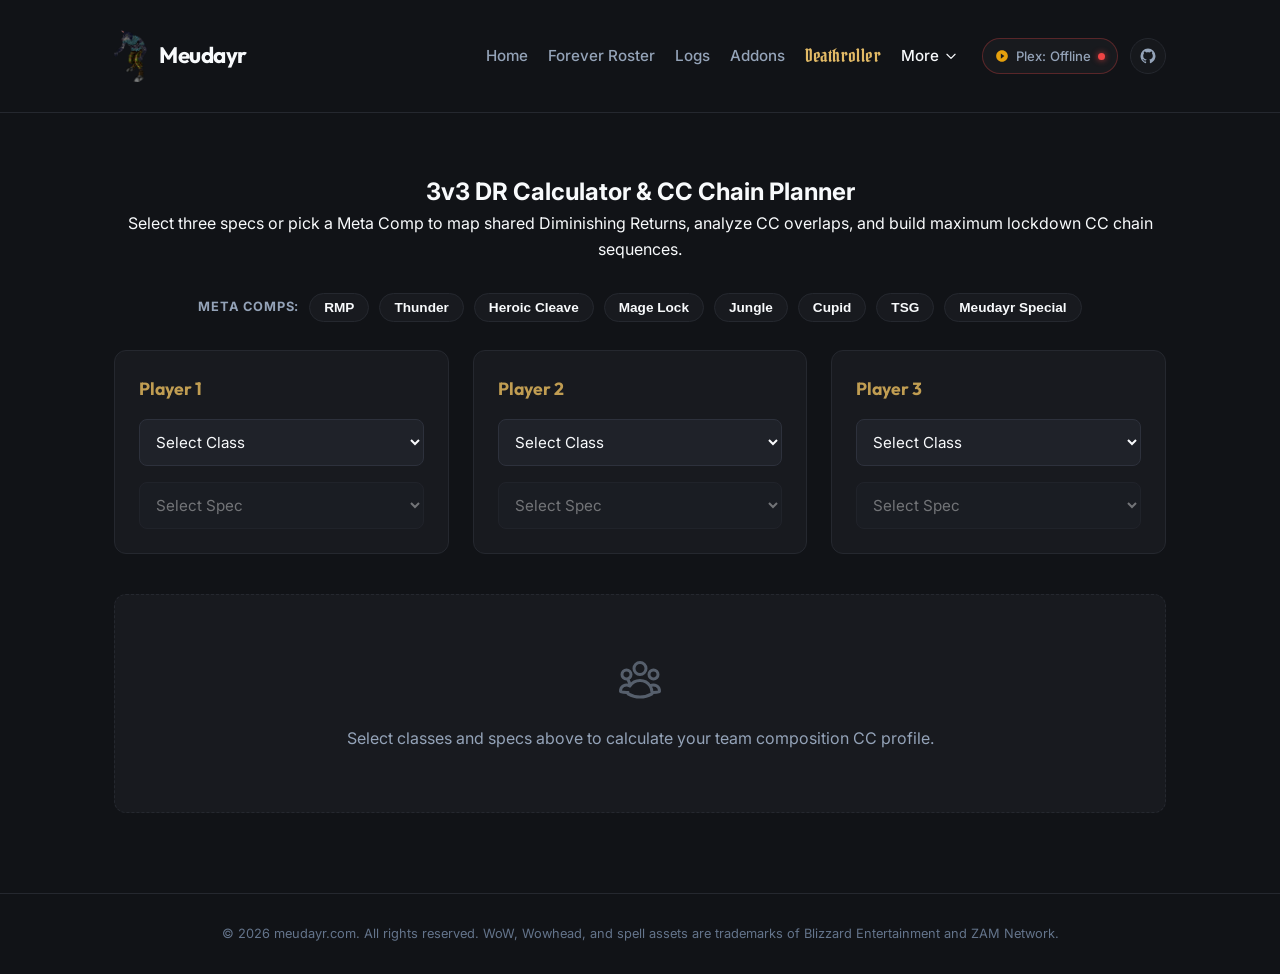
<file: dr.html>
<!DOCTYPE html>
<html lang="en">
<head>
  <meta charset="UTF-8">
  <meta name="viewport" content="width=device-width, initial-scale=1.0">
  
  <!-- SEO Meta Tags -->
  <title>WoW PvP Diminishing Returns (DR) Calculator - Meudayr</title>
  <meta name="description" content="Calculate and visualize shared PvP Diminishing Returns (DR) categories for your 3v3 arena composition. Select specs to map Stuns, Incaps, Disorients, and more.">
  <meta name="keywords" content="WoW PvP, DR Calculator, Diminishing Returns, 3v3 Arena, Crowd Control, WoW Addons, Meudayr">
  <meta name="author" content="Meudayr">
  
  <!-- Stylesheets -->
  <link rel="stylesheet" href="style.css">
  
  <!-- Favicon -->
  <link rel="icon" type="image/png" href="assets/logo.png">
  
  <style>
    /* Specific styles for DR Calculator page */
    .calculator-header {
      text-align: center;
      padding: 60px 0 30px;
    }
    
    .selector-panel {
      display: grid;
      grid-template-columns: repeat(auto-fit, minmax(280px, 1fr));
      gap: 24px;
      margin-bottom: 40px;
    }
    
    .selector-slot {
      background: var(--card-bg);
      border: 1px solid var(--card-border);
      border-radius: var(--radius-lg);
      padding: 24px;
      display: flex;
      flex-direction: column;
      gap: 16px;
    }
    
    .slot-title {
      font-family: var(--font-display);
      font-size: 1.1rem;
      font-weight: 700;
      color: var(--accent);
      display: flex;
      justify-content: space-between;
      align-items: center;
    }
    
    select {
      background: #1f2229;
      border: 1px solid #2d313c;
      color: var(--text-main);
      padding: 12px;
      border-radius: var(--radius-md);
      outline: none;
      font-size: 0.95rem;
      font-family: var(--font-sans);
      cursor: pointer;
      width: 100%;
      transition: var(--transition);
    }
    
    select:focus {
      border-color: var(--primary);
    }
    
    select:disabled {
      opacity: 0.4;
      cursor: not-allowed;
    }

    /* Slot Icons Container */
    .slot-icons-container {
      display: inline-flex;
      align-items: center;
      gap: 6px;
    }

    .slot-icon-img {
      width: 24px;
      height: 24px;
      border-radius: 6px;
      border: 1.5px solid var(--card-border);
      object-fit: cover;
      display: block;
      transition: var(--transition);
    }

    .slot-icon-img.spec-icon-img {
      border-color: rgba(255, 255, 255, 0.15);
    }
    
    /* Category Container styling */
    .category-cards {
      display: grid;
      grid-template-columns: repeat(auto-fit, minmax(320px, 1fr));
      gap: 30px;
      margin-bottom: 80px;
    }
    
    .empty-state {
      grid-column: 1 / -1;
      text-align: center;
      padding: 60px 20px;
      background: var(--card-bg);
      border: 1px dashed var(--card-border);
      border-radius: var(--radius-lg);
      color: var(--text-muted);
    }
    
    .empty-state svg {
      width: 48px;
      height: 48px;
      stroke: currentColor;
      margin-bottom: 16px;
      opacity: 0.5;
    }
    
    .spell-list {
      display: flex;
      flex-direction: column;
      gap: 12px;
      margin-top: 16px;
    }
    
    .spell-item {
      display: flex;
      align-items: center;
      justify-content: space-between;
      padding: 12px 14px;
      background: #1c1e24;
      border: 1px solid #282c35;
      border-radius: var(--radius-md);
    }
    
    .spell-info {
      display: flex;
      align-items: center;
      gap: 12px;
    }
    
    .spell-icon-img {
      width: 32px;
      height: 32px;
      border-radius: 6px;
      border: 1px solid #3d4251;
      object-fit: cover;
      display: block;
    }
    
    .spell-name-block {
      display: flex;
      flex-direction: column;
      gap: 2px;
    }
    
    .spell-name {
      font-weight: 600;
      font-size: 0.95rem;
      color: var(--text-main);
    }
    
    .spell-source {
      font-size: 0.75rem;
      font-weight: 500;
      padding: 1px 6px;
      border-radius: 4px;
      display: inline-block;
      width: fit-content;
    }
    
    .spell-stats-meta {
      display: flex;
      flex-direction: column;
      align-items: flex-end;
      gap: 2px;
      font-size: 0.75rem;
      color: var(--text-muted);
      text-align: right;
    }
    
    .spell-cd {
      color: var(--text-dark);
    }

    /* Meta Comp Presets Bar */
    .presets-bar {
      display: flex;
      align-items: center;
      justify-content: center;
      gap: 10px;
      flex-wrap: wrap;
      margin-bottom: 28px;
    }

    .preset-label {
      font-size: 0.8rem;
      font-weight: 700;
      color: var(--text-muted);
      text-transform: uppercase;
      letter-spacing: 0.8px;
    }

    .preset-pill {
      background: var(--card-bg);
      border: 1px solid var(--card-border);
      border-radius: 100px;
      padding: 6px 14px;
      color: var(--text-main);
      font-size: 0.85rem;
      font-weight: 600;
      cursor: pointer;
      transition: var(--transition);
      display: inline-flex;
      align-items: center;
      gap: 6px;
    }

    .preset-pill:hover {
      border-color: var(--primary);
      background: rgba(56, 142, 60, 0.12);
      color: var(--primary);
    }

    /* Chain Planner Panel */
    .chain-planner-panel {
      background: var(--card-bg);
      border: 1px solid var(--card-border);
      border-radius: var(--radius-lg);
      padding: 24px;
      margin-bottom: 30px;
      display: flex;
      flex-direction: column;
      gap: 20px;
    }

    .chain-header-row {
      display: flex;
      align-items: center;
      justify-content: space-between;
      flex-wrap: wrap;
      gap: 12px;
      border-bottom: 1px solid var(--card-border);
      padding-bottom: 16px;
    }

    .chain-title {
      font-family: var(--font-display);
      font-size: 1.25rem;
      font-weight: 800;
      color: var(--text-main);
      display: flex;
      align-items: center;
      gap: 10px;
    }

    .total-lockdown-badge {
      display: inline-flex;
      align-items: center;
      gap: 6px;
      background: rgba(56, 142, 60, 0.15);
      border: 1px solid rgba(56, 142, 60, 0.3);
      color: #4caf50;
      padding: 6px 16px;
      border-radius: 100px;
      font-weight: 800;
      font-size: 0.95rem;
    }

    .chain-steps-container {
      display: flex;
      align-items: center;
      flex-wrap: wrap;
      gap: 12px 10px;
      padding: 6px 0 10px;
    }

    .chain-step-card {
      display: flex;
      align-items: center;
      gap: 10px;
      background: #181a20;
      border: 1px solid #2d313c;
      border-radius: var(--radius-md);
      padding: 10px 14px;
      flex-shrink: 0;
    }

    .chain-step-num {
      width: 24px;
      height: 24px;
      border-radius: 50%;
      background: rgba(56, 142, 60, 0.15);
      border: 1px solid rgba(56, 142, 60, 0.3);
      color: var(--primary);
      font-weight: 800;
      font-size: 0.8rem;
      display: flex;
      align-items: center;
      justify-content: center;
    }

    .chain-arrow-icon {
      color: var(--text-dark);
      font-weight: 800;
      font-size: 1.2rem;
      flex-shrink: 0;
    }

    .dr-conflict-banner {
      background: rgba(234, 179, 8, 0.08);
      border: 1px solid rgba(234, 179, 8, 0.25);
      border-radius: var(--radius-md);
      padding: 12px 16px;
      color: #eab308;
      font-size: 0.88rem;
      display: flex;
      align-items: flex-start;
      gap: 10px;
      line-height: 1.4;
    }

    .custom-builder-section {
      background: #15171d;
      border: 1px dashed #2d313c;
      border-radius: var(--radius-md);
      padding: 18px;
      margin-top: 10px;
    }

    .add-spell-btn {
      background: rgba(56, 142, 60, 0.1);
      border: 1px solid rgba(56, 142, 60, 0.25);
      color: var(--primary);
      border-radius: 4px;
      padding: 3px 8px;
      font-size: 0.72rem;
      font-weight: 600;
      cursor: pointer;
      transition: var(--transition);
      margin-top: 4px;
      display: inline-flex;
      align-items: center;
      gap: 4px;
    }

    .add-spell-btn:hover {
      background: var(--primary);
      color: #ffffff;
    }

    .add-spell-btn.in-chain {
      background: rgba(239, 68, 68, 0.1);
      border-color: rgba(239, 68, 68, 0.25);
      color: #ef4444;
    }

    .add-spell-btn.in-chain:hover {
      background: #ef4444;
      color: #ffffff;
    }

    .dr-pct-badge {
      font-size: 0.7rem;
      font-weight: 700;
      padding: 2px 6px;
      border-radius: 4px;
    }
    .dr-pct-100 { background: rgba(56, 142, 60, 0.2); color: #4caf50; }
    .dr-pct-50  { background: rgba(234, 179, 8, 0.2); color: #eab308; }
    .dr-pct-25  { background: rgba(249, 115, 22, 0.2); color: #f97316; }
    .dr-pct-0   { background: rgba(239, 68, 68, 0.2); color: #ef4444; }
  </style>
</head>
<body>

  <!-- Header Navigation -->
  <header>
    <div class="container nav-container">
      <a href="index.html" class="brand" id="nav-brand-link">
        <img src="assets/logo.png" alt="Meudayr Logo" id="nav-brand-logo">
        <span>Meudayr</span>
      </a>
      <div class="nav-group">
                <nav class="nav-menu">
          <a href="index.html" class="nav-link" id="nav-home-link">Home</a>
          <a href="forever.html" class="nav-link" id="nav-forever-link">Forever Roster</a>
          <a href="logs.html" class="nav-link" id="nav-logs-link">Logs</a>
          <a href="addons.html" class="nav-link" id="nav-addons-link">Addons</a>
          <a href="deathroller.html" class="nav-link nav-deathroller" id="nav-deathroller-link">Deathroller</a>
          <div class="nav-dropdown" id="nav-more-dropdown">
            <button type="button" class="nav-dropdown-trigger nav-link active" aria-expanded="false" aria-haspopup="true" id="nav-more-btn">
              <span>More</span>
              <svg class="nav-dropdown-chevron" viewBox="0 0 24 24" fill="none" stroke="currentColor" stroke-width="2"><path stroke-linecap="round" stroke-linejoin="round" d="M19 9l-7 7-7-7"/></svg>
            </button>
            <div class="nav-dropdown-menu" role="menu" aria-label="More tools">
              <a href="deals.html" class="nav-dropdown-item" role="menuitem" id="nav-deals-link">
                <svg viewBox="0 0 24 24" fill="none" stroke="currentColor" stroke-width="2"><path stroke-linecap="round" stroke-linejoin="round" d="M7 7h.01M7 3h5c.512 0 1.024.195 1.414.586l7 7a2 2 0 010 2.828l-7 7a2 2 0 01-2.828 0l-7-7A2 2 0 013 12V7a4 4 0 014-4z"/></svg>
                <span>Deal Finder</span>
              </a>
              <a href="3mf.html" class="nav-dropdown-item" role="menuitem" id="nav-3mf-link">
                <svg viewBox="0 0 24 24" fill="none" stroke="currentColor" stroke-width="2"><path stroke-linecap="round" stroke-linejoin="round" d="M21 16V8a2 2 0 00-1-1.73l-7-4a2 2 0 00-2 0l-7 4A2 2 0 003 8v8a2 2 0 001 1.73l7 4a2 2 0 002 0l7-4A2 2 0 0021 16z"/><polyline stroke-linecap="round" stroke-linejoin="round" points="3.27 6.96 12 12.01 20.73 6.96"/><line stroke-linecap="round" stroke-linejoin="round" x1="12" y1="22.08" x2="12" y2="12"/></svg>
                <span>3MF Converter</span>
              </a>
              <a href="dr.html" class="nav-dropdown-item active" role="menuitem" id="nav-dr-link">
                <svg viewBox="0 0 24 24" fill="none" stroke="currentColor" stroke-width="2"><path stroke-linecap="round" stroke-linejoin="round" d="M9 7h6m0 10v-3m-3 3h.01M9 17h.01M9 11h.01M12 11h.01M15 11h.01M4 19h16a2 2 0 002-2V7a2 2 0 00-2-2H4a2 2 0 00-2 2v10a2 2 0 002 2z"/></svg>
                <span>DR Calculator</span>
              </a>
              <a href="gifts.html" class="nav-dropdown-item" role="menuitem" id="nav-gifts-link">
                <svg viewBox="0 0 24 24" fill="none" stroke="currentColor" stroke-width="2"><path stroke-linecap="round" stroke-linejoin="round" d="M20 12v10H4V12M2 7h20v5H2V7zm10-5c-1.5 0-3 1.5-3 3 0 .7.3 1.3.8 1.8L12 7l2.2-.2c.5-.5.8-1.1.8-1.8 0-1.5-1.5-3-3-3zM12 7v15"/></svg>
                <span>Fire Emblem Gift Tool</span>
              </a>
              <a href="champions.html" class="nav-dropdown-item" role="menuitem" id="nav-champions-link">
                <svg viewBox="0 0 24 24" fill="none" stroke="currentColor" stroke-width="2"><rect x="2" y="4" width="20" height="16" rx="2"/><circle cx="8" cy="11" r="2"/><circle cx="16" cy="11" r="2"/><path d="M6 17h12M9 11h6"/></svg>
                <span>Marvel Champions Cassette Tool</span>
              </a>
            </div>
          </div>
        </nav>
        <div class="social-links">
          <a href="https://plex.meudayr.com" class="plex-nav-pill checking" target="_blank" rel="noopener noreferrer" id="nav-plex-link" title="Open Plex Media Server">
            <svg viewBox="0 0 24 24" fill="currentColor" class="plex-nav-svg"><path d="M12 2C6.48 2 2 6.48 2 12s4.48 10 10 10 10-4.48 10-10S17.52 2 12 2zm-2 14.5v-9l6 4.5-6 4.5z"/></svg>
            <span class="plex-nav-text">Plex: <span id="plex-status-label">Checking...</span></span>
            <span class="plex-nav-dot" id="plex-nav-dot"></span>
          </a>
          <a href="https://github.com/Meudayr" class="social-icon" target="_blank" rel="noopener noreferrer" aria-label="GitHub Profile" id="nav-github-link">
            <svg viewBox="0 0 24 24"><path d="M12 2A10 10 0 0 0 2 12c0 4.42 2.87 8.17 6.84 9.5.5.08.66-.23.66-.5v-1.69c-2.77.6-3.36-1.34-3.36-1.34-.46-1.16-1.11-1.47-1.11-1.47-.9-.62.07-.6.07-.6 1 .07 1.53 1.03 1.53 1.03.9 1.52 2.34 1.07 2.91.83.09-.65.35-1.09.63-1.34-2.22-.25-4.55-1.11-4.55-4.92 0-1.11.38-2 1.03-2.71-.1-.25-.45-1.29.1-2.64 0 0 .84-.27 2.75 1.02.79-.22 1.65-.33 2.5-.33.85 0 1.71.11 2.5.33 1.91-1.29 2.75-1.02 2.75-1.02.55 1.35.2 2.39.1 2.64.65.71 1.03 1.6 1.03 2.71 0 3.82-2.34 4.66-4.57 4.91.36.31.69.92.69 1.85V21c0 .27.16.59.67.5C19.14 20.16 22 16.42 22 12A10 10 0 0 0 12 2z"/></svg>
          </a>
        </div>
      </div>
    </div>
  </header>

  <main class="container">
    <!-- Hero Header -->
    <section class="calculator-header">
      <h1>3v3 DR Calculator & CC Chain Planner</h1>
      <p>Select three specs or pick a Meta Comp to map shared Diminishing Returns, analyze CC overlaps, and build maximum lockdown CC chain sequences.</p>
    </section>

    <!-- Popular Meta Comps Presets Bar -->
    <div class="presets-bar">
      <span class="preset-label">Meta Comps:</span>
      <button class="preset-pill" onclick="applyPreset('Rogue', 'Subtlety', 'Mage', 'Frost', 'Priest', 'Discipline')">RMP</button>
      <button class="preset-pill" onclick="applyPreset('Shaman', 'Elemental', 'Warrior', 'Arms', 'Druid', 'Restoration')">Thunder</button>
      <button class="preset-pill" onclick="applyPreset('Demon Hunter', 'Havoc', 'Death Knight', 'Unholy', 'Evoker', 'Preservation')">Heroic Cleave</button>
      <button class="preset-pill" onclick="applyPreset('Mage', 'Frost', 'Warlock', 'Affliction', 'Druid', 'Restoration')">Mage Lock</button>
      <button class="preset-pill" onclick="applyPreset('Druid', 'Feral', 'Hunter', 'Marksmanship', 'Priest', 'Discipline')">Jungle</button>
      <button class="preset-pill" onclick="applyPreset('Hunter', 'Survival', 'Paladin', 'Retribution', 'Priest', 'Discipline')">Cupid</button>
      <button class="preset-pill" onclick="applyPreset('Warrior', 'Arms', 'Death Knight', 'Frost', 'Paladin', 'Holy')">TSG</button>
      <button class="preset-pill" onclick="applyPreset('Druid', 'Feral', 'Shaman', 'Elemental', 'Priest', 'Discipline')">Meudayr Special</button>
    </div>

    <!-- Selector Panel -->
    <section class="selector-panel">
      <!-- Player 1 Selector -->
      <div class="selector-slot" id="slot-0">
        <div class="slot-title">
          <span>Player 1</span>
          <div class="slot-icons-container" id="slot-icons-0"></div>
        </div>
        <select class="class-select" onchange="onClassChange(0, this.value)">
          <option value="">Select Class</option>
        </select>
        <select class="spec-select" id="spec-select-0" onchange="onSpecChange(0, this.value)" disabled>
          <option value="">Select Spec</option>
        </select>
      </div>

      <!-- Player 2 Selector -->
      <div class="selector-slot" id="slot-1">
        <div class="slot-title">
          <span>Player 2</span>
          <div class="slot-icons-container" id="slot-icons-1"></div>
        </div>
        <select class="class-select" onchange="onClassChange(1, this.value)">
          <option value="">Select Class</option>
        </select>
        <select class="spec-select" id="spec-select-1" onchange="onSpecChange(1, this.value)" disabled>
          <option value="">Select Spec</option>
        </select>
      </div>

      <!-- Player 3 Selector -->
      <div class="selector-slot" id="slot-2">
        <div class="slot-title">
          <span>Player 3</span>
          <div class="slot-icons-container" id="slot-icons-2"></div>
        </div>
        <select class="class-select" onchange="onClassChange(2, this.value)">
          <option value="">Select Class</option>
        </select>
        <select class="spec-select" id="spec-select-2" onchange="onSpecChange(2, this.value)" disabled>
          <option value="">Select Spec</option>
        </select>
      </div>
    </section>

    <!-- CC Chain Planner Output Area -->
    <section id="chain-planner-container"></section>

    <!-- DR Output Cards -->
    <section class="category-cards" id="output-cards-container">
      <div class="empty-state" id="calc-empty-state">
        <svg fill="none" viewBox="0 0 24 24" stroke-width="1.5" stroke="currentColor">
          <path stroke-linecap="round" stroke-linejoin="round" d="M18 18.72a9.094 9.094 0 0 0 3.741-.479 3 3 0 0 0-4.682-2.72m.94 3.198.001.031c0 .225-.012.447-.037.666A11.944 11.944 0 0 1 12 21c-2.17 0-4.207-.576-5.963-1.584A6.062 6.062 0 0 1 6 18.719m12 0a5.971 5.971 0 0 0-.941-3.197m0 0A5.995 5.995 0 0 0 12 12.75a5.995 5.995 0 0 0-5.058 2.772m0 0a3 3 0 0 0-4.681 2.72 8.986 8.986 0 0 0 3.74.477m.94-3.197a5.971 5.971 0 0 0-.94-3.197M15 6.75a3 3 0 1 1-6 0 3 3 0 0 1 6 0Zm6 3a2.25 2.25 0 1 1-4.5 0 2.25 2.25 0 0 1 4.5 0Zm-13.5 0a2.25 2.25 0 1 1-4.5 0 2.25 2.25 0 0 1 4.5 0Z" />
        </svg>
        <p>Select classes and specs above to calculate your team composition CC profile.</p>
      </div>
    </section>
  </main>

  <!-- Footer -->
  <footer>
    <div class="container footer-content">
      <p class="copyright">&copy; 2026 meudayr.com. All rights reserved. WoW, Wowhead, and spell assets are trademarks of Blizzard Entertainment and ZAM Network.</p>
    </div>
  </footer>

  <!-- WoW PvP CC Database and Application Script -->
  <script>
    // WoW Class Colors
    const CLASS_COLORS = {
      "Death Knight": "#c41e3a",
      "Demon Hunter": "#a330c9",
      "Druid": "#ff7c0a",
      "Evoker": "#33937f",
      "Hunter": "#aad372",
      "Mage": "#3fc7eb",
      "Monk": "#00ff98",
      "Paladin": "#f48cba",
      "Priest": "#ffffff",
      "Rogue": "#fff468",
      "Shaman": "#0070dd",
      "Warlock": "#8687ed",
      "Warrior": "#c69b6d"
    };

    // Full PvP CC database (Updated for Dragonflight / TWW / Midnight PvP CC duration reductions)
    const DATABASE = {
      "Death Knight": {
        specs: ["Blood", "Frost", "Unholy"],
        spells: [
          { name: "Asphyxiate", category: "Stun", icon: "ability_deathknight_asphixiate", duration: "3s", cooldown: "45s", specFilter: ["Blood", "Frost", "Unholy"] },
          { name: "Blinding Sleet", category: "Incapacitate", icon: "spell_frost_chillingblast", duration: "4s", cooldown: "1m", specFilter: ["Frost", "Unholy"] },
          { name: "Strangulate", category: "Silence", icon: "spell_shadow_soulleech_3", duration: "3s", cooldown: "1m", specFilter: ["Blood", "Frost", "Unholy"] }
        ]
      },
      "Demon Hunter": {
        specs: ["Havoc", "Vengeance"],
        spells: [
          { name: "Chaos Nova", category: "Stun", icon: "spell_fire_felfirenova", duration: "4s", cooldown: "1m", specFilter: ["Havoc", "Vengeance"] },
          { name: "Fel Eruption", category: "Stun", icon: "ability_bossfellord_felspike", duration: "3s", cooldown: "30s", specFilter: ["Havoc", "Vengeance"] },
          { name: "Imprison", category: "Incapacitate", icon: "ability_demonhunter_imprison", duration: "4s", cooldown: "45s", specFilter: ["Havoc", "Vengeance"] },
          { name: "Sigil of Misery", category: "Disorient", icon: "ability_demonhunter_sigilofmisery", duration: "4s", cooldown: "1.5m", specFilter: ["Havoc", "Vengeance"] },
          { name: "Sigil of Silence", category: "Silence", icon: "ability_demonhunter_sigilofsilence", duration: "3s", cooldown: "1.5m", specFilter: ["Vengeance"] }
        ]
      },
      "Druid": {
        specs: ["Balance", "Feral", "Guardian", "Restoration"],
        spells: [
          { name: "Mighty Bash", category: "Stun", icon: "ability_druid_bash", duration: "4s", cooldown: "45s", specFilter: ["Balance", "Feral", "Guardian", "Restoration"] },
          { name: "Maim", category: "Stun", icon: "ability_druid_mangle", duration: "5s", cooldown: "20s", specFilter: ["Feral"] },
          { name: "Rake Stun", category: "Stun", icon: "ability_druid_disembowel", duration: "4s", cooldown: "No CD", specFilter: ["Feral"] },
          { name: "Cyclone", category: "Disorient", icon: "spell_nature_earthbind", duration: "6s", cooldown: "No CD", specFilter: ["Balance", "Feral", "Guardian", "Restoration"] },
          { name: "Incapacitating Roar", category: "Incapacitate", icon: "ability_druid_demoralizingroar", duration: "3s", cooldown: "30s", specFilter: ["Balance", "Feral", "Guardian", "Restoration"] },
          { name: "Entangling Roots", category: "Root", icon: "spell_nature_stranglevines", duration: "6s", cooldown: "No CD", specFilter: ["Balance", "Feral", "Guardian", "Restoration"] },
          { name: "Mass Entanglement", category: "Root", icon: "spell_druid_massentanglement", duration: "6s", cooldown: "30s", specFilter: ["Balance", "Feral", "Guardian", "Restoration"] },
          { name: "Solar Beam", category: "Silence", icon: "ability_vehicle_sonicshockwave", duration: "8s", cooldown: "1m", specFilter: ["Balance"] }
        ]
      },
      "Evoker": {
        specs: ["Devastation", "Preservation", "Augmentation"],
        spells: [
          { name: "Sleep Walk", category: "Incapacitate", icon: "ability_xavius_dreamsimulacrum", duration: "4s", cooldown: "15s", specFilter: ["Devastation", "Preservation", "Augmentation"] },
          { name: "Landslide", category: "Root", icon: "ability_earthen_pillar", duration: "6s", cooldown: "1.5m", specFilter: ["Devastation", "Preservation", "Augmentation"] },
          { name: "Terror of the Skies", category: "Stun", icon: "ability_evoker_deepbreath", duration: "3s", cooldown: "2m", specFilter: ["Devastation", "Preservation"] },
          { name: "Upheaval", category: "Stun", icon: "ability_evoker_upheaval", duration: "3s", cooldown: "40s", specFilter: ["Augmentation"] }
        ]
      },
      "Hunter": {
        specs: ["Beast Mastery", "Marksmanship", "Survival"],
        spells: [
          { name: "Intimidation", category: "Stun", icon: "ability_devour", duration: "5s", cooldown: "1m", specFilter: ["Beast Mastery", "Marksmanship", "Survival"] },
          { name: "Freezing Trap", category: "Incapacitate", icon: "spell_frost_chainsofice", duration: "6s", cooldown: "30s", specFilter: ["Beast Mastery", "Marksmanship", "Survival"] },
          { name: "Scatter Shot", category: "Incapacitate", icon: "ability_golemstormbolt", duration: "4s", cooldown: "30s", specFilter: ["Beast Mastery", "Marksmanship", "Survival"] },
          { name: "Steel Trap", category: "Root", icon: "ability_hunter_steeltrap", duration: "6s", cooldown: "30s", specFilter: ["Beast Mastery", "Marksmanship", "Survival"] }
        ]
      },
      "Mage": {
        specs: ["Arcane", "Fire", "Frost"],
        spells: [
          { name: "Polymorph", category: "Incapacitate", icon: "spell_nature_polymorph", duration: "6s", cooldown: "No CD", specFilter: ["Arcane", "Fire", "Frost"] },
          { name: "Ring of Frost", category: "Incapacitate", icon: "spell_frost_ring-of-frost", duration: "6s", cooldown: "45s", specFilter: ["Arcane", "Fire", "Frost"] },
          { name: "Dragon's Breath", category: "Disorient", icon: "inv_misc_head_dragon_01", duration: "4s", cooldown: "45s", specFilter: ["Fire"] },
          { name: "Frost Nova", category: "Root", icon: "spell_frost_frostnova", duration: "6s", cooldown: "30s", specFilter: ["Arcane", "Fire", "Frost"] },
          { name: "Ice Nova", category: "Root", icon: "spell_mage_icenova", duration: "2s", cooldown: "25s", specFilter: ["Frost"] }
        ]
      },
      "Monk": {
        specs: ["Brewmaster", "Windwalker", "Mistweaver"],
        spells: [
          { name: "Leg Sweep", category: "Stun", icon: "ability_monk_legsweep", duration: "3s", cooldown: "45s", specFilter: ["Brewmaster", "Windwalker", "Mistweaver"] },
          { name: "Paralysis", category: "Incapacitate", icon: "ability_monk_paralysis", duration: "4s", cooldown: "45s", specFilter: ["Brewmaster", "Windwalker", "Mistweaver"] },
          { name: "Song of Chi-Ji", category: "Incapacitate", icon: "inv_chaos_orb", duration: "4s", cooldown: "30s", specFilter: ["Brewmaster", "Windwalker", "Mistweaver"] },
          { name: "Grapple Weapon", category: "Disarm", icon: "ability_warrior_disarm", duration: "6s", cooldown: "1m", specFilter: ["Brewmaster", "Windwalker", "Mistweaver"] }
        ]
      },
      "Paladin": {
        specs: ["Holy", "Protection", "Retribution"],
        spells: [
          { name: "Hammer of Justice", category: "Stun", icon: "spell_holy_sealofmight", duration: "5s", cooldown: "1m", specFilter: ["Holy", "Protection", "Retribution"] },
          { name: "Blinding Light", category: "Disorient", icon: "ability_paladin_blindinglight", duration: "5s", cooldown: "1.5m", specFilter: ["Holy", "Protection", "Retribution"] },
          { name: "Repentance", category: "Incapacitate", icon: "spell_holy_prayerofhealing", duration: "6s", cooldown: "15s", specFilter: ["Holy", "Protection", "Retribution"] }
        ]
      },
      "Priest": {
        specs: ["Discipline", "Holy", "Shadow"],
        spells: [
          { name: "Psychic Scream", category: "Disorient", icon: "spell_shadow_psychicscream", duration: "6s", cooldown: "1m", specFilter: ["Discipline", "Holy", "Shadow"] },
          { name: "Psychic Horror", category: "Disorient", icon: "spell_shadow_psychichorrors", duration: "4s", cooldown: "45s", specFilter: ["Shadow"] },
          { name: "Silence", category: "Silence", icon: "ability_priest_silence", duration: "4s", cooldown: "45s", specFilter: ["Shadow"] },
          { name: "HW: Chastise", category: "Incapacitate", icon: "spell_priest_plea_yellow", duration: "4s", cooldown: "1m", specFilter: ["Holy"] },
          { name: "Void Tendrils", category: "Root", icon: "spell_priest_voidtendrils", duration: "6s", cooldown: "1m", specFilter: ["Discipline", "Holy", "Shadow"] }
        ]
      },
      "Rogue": {
        specs: ["Assassination", "Outlaw", "Subtlety"],
        spells: [
          { name: "Kidney Shot", category: "Stun", icon: "ability_rogue_kidneyshot", duration: "5s", cooldown: "30s", specFilter: ["Assassination", "Outlaw", "Subtlety"] },
          { name: "Cheap Shot", category: "Stun", icon: "ability_cheapshot", duration: "4s", cooldown: "No CD", specFilter: ["Assassination", "Outlaw", "Subtlety"] },
          { name: "Sap", category: "Incapacitate", icon: "ability_sap", duration: "6s", cooldown: "No CD", specFilter: ["Assassination", "Outlaw", "Subtlety"] },
          { name: "Gouge", category: "Incapacitate", icon: "ability_gouge", duration: "4s", cooldown: "15s", specFilter: ["Assassination", "Outlaw", "Subtlety"] },
          { name: "Blind", category: "Disorient", icon: "spell_shadow_mindsteal", duration: "5s", cooldown: "2m", specFilter: ["Assassination", "Outlaw", "Subtlety"] },
          { name: "Dismantle", category: "Disarm", icon: "ability_rogue_dismantle", duration: "6s", cooldown: "45s", specFilter: ["Assassination", "Outlaw", "Subtlety"] },
          { name: "Garrote (Silence)", category: "Silence", icon: "ability_rogue_garrote", duration: "3s", cooldown: "15s", specFilter: ["Assassination"] }
        ]
      },
      "Shaman": {
        specs: ["Elemental", "Enhancement", "Restoration"],
        spells: [
          { name: "Capacitor Totem", category: "Stun", icon: "spell_nature_brilliance", duration: "3s", cooldown: "45s", specFilter: ["Elemental", "Enhancement", "Restoration"] },
          { name: "Lightning Lasso", category: "Stun", icon: "spell_nature_thorns", duration: "5s", cooldown: "30s", specFilter: ["Elemental", "Restoration"] },
          { name: "Hex", category: "Incapacitate", icon: "spell_shaman_hex", duration: "6s", cooldown: "30s", specFilter: ["Elemental", "Enhancement", "Restoration"] },
          { name: "Sundering", category: "Incapacitate", icon: "ability_rhyolith_lavapool", duration: "4s", cooldown: "40s", specFilter: ["Enhancement"] },
          { name: "Earthgrab Totem", category: "Root", icon: "spell_nature_stranglevines", duration: "6s", cooldown: "30s", specFilter: ["Elemental", "Enhancement", "Restoration"] }
        ]
      },
      "Warlock": {
        specs: ["Affliction", "Demonology", "Destruction"],
        spells: [
          { name: "Fear", category: "Disorient", icon: "spell_shadow_possession", duration: "6s", cooldown: "No CD", specFilter: ["Affliction", "Demonology", "Destruction"] },
          { name: "Howl of Terror", category: "Disorient", icon: "ability_warlock_howlofterror", duration: "6s", cooldown: "40s", specFilter: ["Affliction", "Demonology", "Destruction"] },
          { name: "Mortal Coil", category: "Disorient", icon: "ability_warlock_mortalcoil", duration: "3s", cooldown: "45s", specFilter: ["Affliction", "Demonology", "Destruction"] },
          { name: "Shadowfury", category: "Stun", icon: "ability_warlock_shadowfurytga", duration: "3s", cooldown: "1m", specFilter: ["Affliction", "Demonology", "Destruction"] },
          { name: "Axe Toss", category: "Stun", icon: "ability_warrior_titansgrip", duration: "4s", cooldown: "30s", specFilter: ["Demonology"] }
        ]
      },
      "Warrior": {
        specs: ["Arms", "Fury", "Protection"],
        spells: [
          { name: "Storm Bolt", category: "Stun", icon: "warrior_talent_icon_stormbolt", duration: "4s", cooldown: "30s", specFilter: ["Arms", "Fury", "Protection"] },
          { name: "Shockwave", category: "Stun", icon: "ability_warrior_shockwave", duration: "3s", cooldown: "40s", specFilter: ["Arms", "Fury", "Protection"] },
          { name: "Intimidating Shout", category: "Disorient", icon: "ability_golemthunderclap", duration: "6s", cooldown: "1.5m", specFilter: ["Arms", "Fury", "Protection"] },
          { name: "Disarm", category: "Disarm", icon: "ability_warrior_disarm", duration: "6s", cooldown: "45s", specFilter: ["Arms", "Fury", "Protection"] }
        ]
      }
    };

    // DR Categories
    const CATEGORIES = ["Stun", "Incapacitate", "Disorient", "Silence", "Root", "Disarm"];

    // App state
    const selections = [
      { className: "", specName: "" },
      { className: "", specName: "" },
      { className: "", specName: "" }
    ];
    let customChain = [];

    function parseSeconds(durStr) {
      if (!durStr) return 0;
      const match = durStr.match(/[\d.]+/);
      return match ? parseFloat(match[0]) : 0;
    }

    const CLASS_ICONS = {
      "Death Knight": "classicon_deathknight",
      "Demon Hunter": "classicon_demonhunter",
      "Druid": "classicon_druid",
      "Evoker": "classicon_evoker",
      "Hunter": "classicon_hunter",
      "Mage": "classicon_mage",
      "Monk": "classicon_monk",
      "Paladin": "classicon_paladin",
      "Priest": "classicon_priest",
      "Rogue": "classicon_rogue",
      "Shaman": "classicon_shaman",
      "Warlock": "classicon_warlock",
      "Warrior": "classicon_warrior"
    };

    const SPEC_ICONS = {
      "Death Knight": {
        "Blood": "spell_deathknight_bloodpresence",
        "Frost": "spell_deathknight_frostpresence",
        "Unholy": "spell_deathknight_unholypresence"
      },
      "Demon Hunter": {
        "Havoc": "ability_demonhunter_specdps",
        "Vengeance": "ability_demonhunter_specveng"
      },
      "Druid": {
        "Balance": "spell_nature_starfall",
        "Feral": "ability_druid_cattouch",
        "Guardian": "ability_racial_bearform",
        "Restoration": "spell_nature_healingtouch"
      },
      "Evoker": {
        "Devastation": "classicon_evoker_devastation",
        "Preservation": "classicon_evoker_preservation",
        "Augmentation": "classicon_evoker_augmentation"
      },
      "Hunter": {
        "Beast Mastery": "ability_hunter_beasttaming",
        "Marksmanship": "ability_marksmanship",
        "Survival": "ability_hunter_swiftstrike"
      },
      "Mage": {
        "Arcane": "spell_holy_magicalsentry",
        "Fire": "spell_fire_firebolt02",
        "Frost": "spell_frost_frostbolt02"
      },
      "Monk": {
        "Brewmaster": "spell_monk_brewmaster_spec",
        "Windwalker": "spell_monk_windwalker_spec",
        "Mistweaver": "spell_monk_mistweaver_spec"
      },
      "Paladin": {
        "Holy": "spell_holy_holybolt",
        "Protection": "ability_paladin_shieldofthetemplar",
        "Retribution": "spell_holy_auraoflight"
      },
      "Priest": {
        "Discipline": "spell_holy_powerwordshield",
        "Holy": "spell_holy_guardianspirit",
        "Shadow": "spell_shadow_shadowwordpain"
      },
      "Rogue": {
        "Assassination": "ability_rogue_deadlybrew",
        "Outlaw": "ability_rogue_waylay",
        "Subtlety": "ability_stealth"
      },
      "Shaman": {
        "Elemental": "spell_nature_lightning",
        "Enhancement": "spell_shaman_improvedstormstrike",
        "Restoration": "spell_nature_magicimmunity"
      },
      "Warlock": {
        "Affliction": "spell_shadow_deathcoil",
        "Demonology": "spell_shadow_metamorphosis",
        "Destruction": "spell_shadow_rainoffire"
      },
      "Warrior": {
        "Arms": "ability_warrior_savageblow",
        "Fury": "ability_warrior_innerrage",
        "Protection": "ability_warrior_defensivestance"
      }
    };

    function updateSlotIcons(slotIdx) {
      const container = document.getElementById(`slot-icons-${slotIdx}`);
      if (!container) return;

      const sel = selections[slotIdx];
      const className = sel ? sel.className : "";
      const specName = sel ? sel.specName : "";

      let html = "";

      if (className && CLASS_ICONS[className]) {
        const classIcon = CLASS_ICONS[className];
        const classColor = CLASS_COLORS[className] || "#ffffff";
        const classIconUrl = `https://wow.zamimg.com/images/wow/icons/medium/${classIcon}.jpg`;
        html += `<img src="${classIconUrl}" alt="${className}" title="${className}" class="slot-icon-img" style="border-color: ${classColor};">`;
      }

      if (className && specName && SPEC_ICONS[className] && SPEC_ICONS[className][specName]) {
        const specIcon = SPEC_ICONS[className][specName];
        const specIconUrl = `https://wow.zamimg.com/images/wow/icons/medium/${specIcon}.jpg`;
        html += `<img src="${specIconUrl}" alt="${specName}" title="${specName} ${className}" class="slot-icon-img spec-icon-img">`;
      }

      container.innerHTML = html;
    }

    // Initialize Class Dropdowns
    function init() {
      const classSelects = document.querySelectorAll('.class-select');
      classSelects.forEach((select) => {
        select.innerHTML = '<option value="">Select Class</option>';
        Object.keys(DATABASE).sort().forEach(className => {
          select.innerHTML += `<option value="${className}">${className}</option>`;
        });
      });
    }

    // Handle Class Dropdown Change
    function onClassChange(slotIdx, className) {
      selections[slotIdx].className = className;
      selections[slotIdx].specName = "";
      
      const specSelect = document.getElementById(`spec-select-${slotIdx}`);
      
      if (!className) {
        specSelect.innerHTML = '<option value="">Select Spec</option>';
        specSelect.disabled = true;
      } else {
        specSelect.disabled = false;
        specSelect.innerHTML = '<option value="">Select Spec</option>';
        if (DATABASE[className] && DATABASE[className].specs) {
          DATABASE[className].specs.forEach(spec => {
            specSelect.innerHTML += `<option value="${spec}">${spec}</option>`;
          });
        }
      }
      
      updateSlotIcons(slotIdx);
      calculateDR();
    }

    // Handle Spec Dropdown Change
    function onSpecChange(slotIdx, specName) {
      selections[slotIdx].specName = specName;
      updateSlotIcons(slotIdx);
      calculateDR();
    }

    // Apply Meta Comp Presets
    function applyPreset(c1, s1, c2, s2, c3, s3) {
      setSlot(0, c1, s1);
      setSlot(1, c2, s2);
      setSlot(2, c3, s3);
      calculateDR();
    }

    function setSlot(slotIdx, className, specName) {
      selections[slotIdx].className = className;
      selections[slotIdx].specName = specName;

      const classSelect = document.querySelectorAll('.class-select')[slotIdx];
      const specSelect = document.getElementById(`spec-select-${slotIdx}`);

      if (classSelect) {
        if (classSelect.options.length <= 1) {
          classSelect.innerHTML = '<option value="">Select Class</option>';
          Object.keys(DATABASE).sort().forEach(cn => {
            classSelect.innerHTML += `<option value="${cn}">${cn}</option>`;
          });
        }
        classSelect.value = className;
      }

      if (specSelect) {
        specSelect.disabled = false;
        specSelect.innerHTML = '<option value="">Select Spec</option>';
        if (DATABASE[className] && DATABASE[className].specs) {
          DATABASE[className].specs.forEach(spec => {
            specSelect.innerHTML += `<option value="${spec}">${spec}</option>`;
          });
        }
        specSelect.value = specName;
      }

      updateSlotIcons(slotIdx);
    }

    function toggleCustomChain(spellJsonEncoded) {
      const spell = JSON.parse(decodeURIComponent(spellJsonEncoded));
      const existingIdx = customChain.findIndex(s => s.name === spell.name && s.className === spell.className);
      
      if (existingIdx >= 0) {
        customChain.splice(existingIdx, 1);
      } else {
        customChain.push(spell);
      }
      calculateDR();
    }

    function removeCustomChainItem(idx) {
      customChain.splice(idx, 1);
      calculateDR();
    }

    function clearCustomChain() {
      customChain = [];
      calculateDR();
    }

    // Dynamic DR Calculation and Rendering
    function calculateDR() {
      const container = document.getElementById('output-cards-container');
      const chainContainer = document.getElementById('chain-planner-container');
      
      // Check if we have at least one valid selection
      const activeSelections = selections.filter(s => s.className && s.specName);
      
      if (activeSelections.length === 0) {
        chainContainer.innerHTML = "";
        container.innerHTML = `
          <div class="empty-state" id="calc-empty-state">
            <svg fill="none" viewBox="0 0 24 24" stroke-width="1.5" stroke="currentColor">
              <path stroke-linecap="round" stroke-linejoin="round" d="M18 18.72a9.094 9.094 0 0 0 3.741-.479 3 3 0 0 0-4.682-2.72m.94 3.198.001.031c0 .225-.012.447-.037.666A11.944 11.944 0 0 1 12 21c-2.17 0-4.207-.576-5.963-1.584A6.062 6.062 0 0 1 6 18.719m12 0a5.971 5.971 0 0 0-.941-3.197m0 0A5.995 5.995 0 0 0 12 12.75a5.995 5.995 0 0 0-5.058 2.772m0 0a3 3 0 0 0-4.681 2.72 8.986 8.986 0 0 0 3.74.477m.94-3.197a5.971 5.971 0 0 0-.94-3.197M15 6.75a3 3 0 1 1-6 0 3 3 0 0 1 6 0Zm6 3a2.25 2.25 0 1 1-4.5 0 2.25 2.25 0 0 1 4.5 0Zm-13.5 0a2.25 2.25 0 1 1-4.5 0 2.25 2.25 0 0 1 4.5 0Z" />
            </svg>
            <p>Select classes and specs above or click a Meta Comp to calculate your team composition CC profile.</p>
          </div>
        `;
        return;
      }
      
      // Compile CC list
      const ccMap = {};
      CATEGORIES.forEach(cat => {
        ccMap[cat] = [];
      });
      
      const allSpells = [];

      activeSelections.forEach(sel => {
        const classData = DATABASE[sel.className];
        if (classData && classData.spells) {
          classData.spells.forEach(spell => {
            if (spell.specFilter.includes(sel.specName)) {
              const spellObj = {
                name: spell.name,
                icon: spell.icon,
                category: spell.category,
                duration: spell.duration,
                cooldown: spell.cooldown,
                className: sel.className,
                specName: sel.specName
              };
              ccMap[spell.category].push(spellObj);
              allSpells.push(spellObj);
            }
          });
        }
      });
      
      // Render Chain Planner
      renderChainPlanner(chainContainer, ccMap);

      // Render Category Breakdown Cards
      container.innerHTML = "";
      
      CATEGORIES.forEach(categoryName => {
        const spells = ccMap[categoryName];
        const labelText = categoryName === "Disorient" ? "Disorient (Fear)" : categoryName;
        
        let cardHTML = `
          <div class="addon-card" style="padding: 24px;">
            <div>
              <div class="card-top" style="margin-bottom: 12px; border-bottom: 1px solid var(--card-border); padding-bottom: 12px;">
                <h3 style="margin-bottom: 0; font-size: 1.15rem;">${labelText}</h3>
                <span class="addon-game-badge" style="font-size: 0.7rem; background: rgba(255,255,255,0.02);">${spells.length} Spells</span>
              </div>
        `;
        
        if (spells.length === 0) {
          cardHTML += `
            <p style="color: var(--text-dark); font-size: 0.85rem; font-style: italic; margin-bottom: 0; padding: 12px 0;">No abilities in this category.</p>
          `;
        } else {
          cardHTML += `<div class="spell-list">`;
          spells.forEach(spell => {
            const classColor = CLASS_COLORS[spell.className] || "#ffffff";
            const wowheadUrl = `https://wow.zamimg.com/images/wow/icons/large/${spell.icon}.jpg`;
            const encodedSpell = encodeURIComponent(JSON.stringify(spell));
            const isInCustom = customChain.some(s => s.name === spell.name && s.className === spell.className);
            const cdText = (spell.cooldown || "").toLowerCase().includes("cd") ? spell.cooldown : `${spell.cooldown} CD`;

            cardHTML += `
              <div class="spell-item">
                <div class="spell-info">
                  <img src="${wowheadUrl}" alt="${spell.name} Icon" class="spell-icon-img">
                  <div class="spell-name-block">
                    <span class="spell-name">${spell.name}</span>
                    <span class="spell-source" style="color: ${classColor}; border-color: ${classColor}30; background: ${classColor}08;">
                      ${spell.specName} ${spell.className}
                    </span>
                    <button class="add-spell-btn ${isInCustom ? 'in-chain' : ''}" onclick="toggleCustomChain('${encodedSpell}')">
                      ${isInCustom ? '✕ Remove' : '+ Add to Chain'}
                    </button>
                  </div>
                </div>
                <div class="spell-stats-meta">
                  <span style="font-weight: 500; color: var(--text-main);">${spell.duration}</span>
                  <span class="spell-cd">${cdText}</span>
                </div>
              </div>
            `;
          });
          cardHTML += `</div>`;
        }
        
        cardHTML += `
            </div>
          </div>
        `;
        
        container.innerHTML += cardHTML;
      });
    }

    // Render CC Chain Planner Widget & Conflicts
    function renderChainPlanner(targetEl, ccMap) {
      // Find optimal non-overlapping chain (Stun -> Incapacitate -> Disorient -> Silence)
      const hardCategories = ["Stun", "Incapacitate", "Disorient", "Silence"];
      const recommendedChain = [];
      let totalOptimalLockdown = 0;

      hardCategories.forEach(cat => {
        const spells = ccMap[cat];
        if (spells && spells.length > 0) {
          // Filter out out-of-combat abilities like Sap for in-combat chain calculations
          const inCombatSpells = spells.filter(s => s.name.toLowerCase() !== 'sap');
          if (inCombatSpells.length > 0) {
            const bestSpell = inCombatSpells.slice().sort((a,b) => parseSeconds(b.duration) - parseSeconds(a.duration))[0];
            recommendedChain.push(bestSpell);
            totalOptimalLockdown += parseSeconds(bestSpell.duration);
          }
        }
      });

      // Build HTML
      let html = `<div class="chain-planner-panel">`;

      // Recommended Chain Section
      html += `
        <div class="chain-header-row">
          <div class="chain-title">
            <span>Recommended CC Chain (Non-DR Lockdown)</span>
          </div>
          <div class="total-lockdown-badge">
            ${totalOptimalLockdown.toFixed(1)}s Total Lockdown
          </div>
        </div>
      `;

      if (recommendedChain.length === 0) {
        html += `<p style="color: var(--text-muted); font-size: 0.9rem;">No hard CC abilities available in this comp for chaining.</p>`;
      } else {
        html += `<div class="chain-steps-container">`;
        recommendedChain.forEach((spell, idx) => {
          const classColor = CLASS_COLORS[spell.className] || "#ffffff";
          const wowheadUrl = `https://wow.zamimg.com/images/wow/icons/large/${spell.icon}.jpg`;

          html += `
            <div class="chain-step-card">
              <div class="chain-step-num">${idx + 1}</div>
              <img src="${wowheadUrl}" alt="${spell.name}" style="width: 28px; height: 28px; border-radius: 4px;">
              <div>
                <div style="font-weight: 700; font-size: 0.88rem; color: var(--text-main);">${spell.name}</div>
                <div style="font-size: 0.72rem; color: ${classColor};">${spell.specName} ${spell.className} &bull; <strong style="color:var(--text-main);">${spell.duration} ${spell.category}</strong></div>
              </div>
            </div>
          `;
          if (idx < recommendedChain.length - 1) {
            html += `<div class="chain-arrow-icon">➔</div>`;
          }
        });
        html += `</div>`;
      }

      // Render Custom Chain Builder Section
      html += `
        <div class="custom-builder-section">
          <div style="display: flex; align-items: center; justify-content: space-between; flex-wrap: wrap; gap: 10px; margin-bottom: 12px;">
            <div style="font-weight: 700; font-size: 0.95rem; color: var(--text-main);">
              Custom Chain Builder (${customChain.length} Spells Added)
            </div>
            ${customChain.length > 0 ? `<button onclick="clearCustomChain()" style="background: none; border: 1px solid var(--card-border); color: var(--text-muted); border-radius: 4px; padding: 2px 8px; font-size: 0.75rem; cursor: pointer;">Clear Chain</button>` : ''}
          </div>
      `;

      if (customChain.length === 0) {
        html += `<p style="color: var(--text-dark); font-size: 0.85rem; font-style: italic; margin: 0;">Click <strong>"+ Add to Chain"</strong> on any CC spell card below to test custom chain sequencing & DR decay math.</p>`;
      } else {
        const categoryCounts = {};
        let totalCustomLockdown = 0;

        html += `<div class="chain-steps-container">`;
        customChain.forEach((spell, idx) => {
          const classColor = CLASS_COLORS[spell.className] || "#ffffff";
          const wowheadUrl = `https://wow.zamimg.com/images/wow/icons/large/${spell.icon}.jpg`;
          
          const baseSec = parseSeconds(spell.duration);
          const count = categoryCounts[spell.category] || 0;
          categoryCounts[spell.category] = count + 1;

          let pct = 100;
          let effSec = baseSec;
          if (count === 1) { pct = 50; effSec = baseSec * 0.5; }
          else if (count >= 2) { pct = 0; effSec = 0; }

          totalCustomLockdown += effSec;

          html += `
            <div class="chain-step-card" style="position: relative;">
              <div class="chain-step-num">${idx + 1}</div>
              <img src="${wowheadUrl}" alt="${spell.name}" style="width: 28px; height: 28px; border-radius: 4px;">
              <div>
                <div style="font-weight: 700; font-size: 0.88rem; color: var(--text-main);">${spell.name}</div>
                <div style="font-size: 0.72rem; color: ${classColor}; display: flex; align-items: center; gap: 6px;">
                  <span>${spell.specName} ${spell.className}</span>
                  <span class="dr-pct-badge dr-pct-${pct}">${pct}% (${effSec.toFixed(1)}s)</span>
                </div>
              </div>
              <button onclick="removeCustomChainItem(${idx})" style="background: none; border: none; color: var(--text-dark); font-size: 0.85rem; cursor: pointer; margin-left: 6px;" title="Remove spell">✕</button>
            </div>
          `;

          if (idx < customChain.length - 1) {
            html += `<div class="chain-arrow-icon">➔</div>`;
          }
        });
        html += `</div>`;

        html += `
          <div style="margin-top: 10px; font-size: 0.9rem; font-weight: 700; color: #4caf50;">
            Custom Chain Effective Lockdown: ${totalCustomLockdown.toFixed(1)}s
          </div>
        `;
      }

      html += `</div></div>`;
      targetEl.innerHTML = html;
    }

    // Live Plex Status Checker via Plex.tv API
    const PLEX_TOKEN = "ypFBiUJSYfzyDDivAGhu";

    async function checkPlexStatus() {
      const pill = document.getElementById('nav-plex-link');
      const label = document.getElementById('plex-status-label');
      if (!pill || !label) return;

      if (!PLEX_TOKEN) {
        pill.className = 'plex-nav-pill offline';
        label.textContent = 'Setup Token';
        pill.setAttribute('title', 'Add X-Plex-Token to enable live Plex server status');
        return;
      }

      try {
        const res = await fetch(`https://plex.tv/api/v2/resources?X-Plex-Token=${encodeURIComponent(PLEX_TOKEN)}&includeHttps=1`, {
          headers: {
            'Accept': 'application/json',
            'X-Plex-Client-Identifier': 'meudayr-homepage'
          }
        });

        if (res.ok) {
          const resources = await res.json();
          const server = resources.find(r => r.provides && r.provides.includes('server'));

          if (server && server.presence) {
            pill.className = 'plex-nav-pill online';
            label.textContent = 'Online';
            pill.setAttribute('title', `Plex Server: ${server.name || 'Online'}`);
            return;
          }
        }
      } catch (err) {
        console.warn('Plex.tv API status check failed:', err);
      }

      pill.className = 'plex-nav-pill offline';
      label.textContent = 'Offline';
      pill.setAttribute('title', 'Plex Server: Offline');
    }

    // Start
    window.onload = () => {
      init();
      checkPlexStatus();
    };
  </script>
  <script src="nav.js" defer></script>
</body>
</html>
</file>
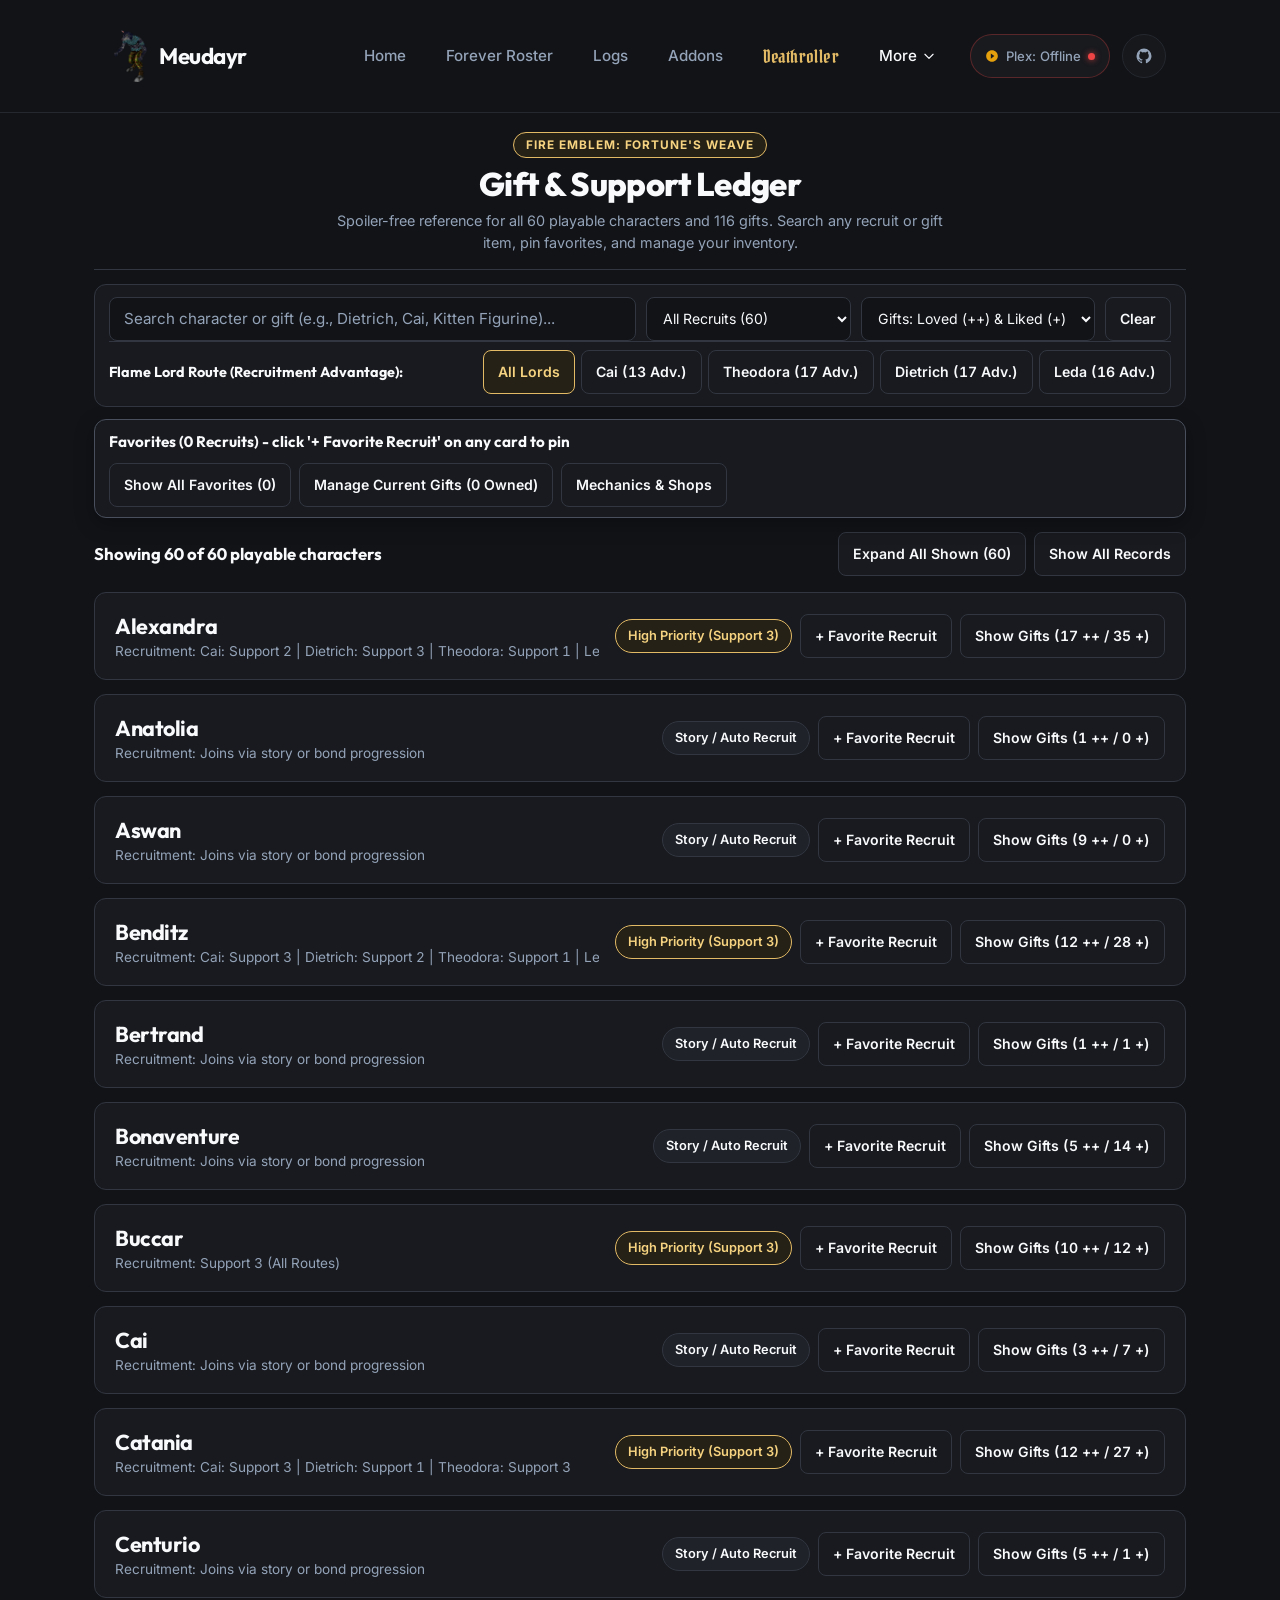
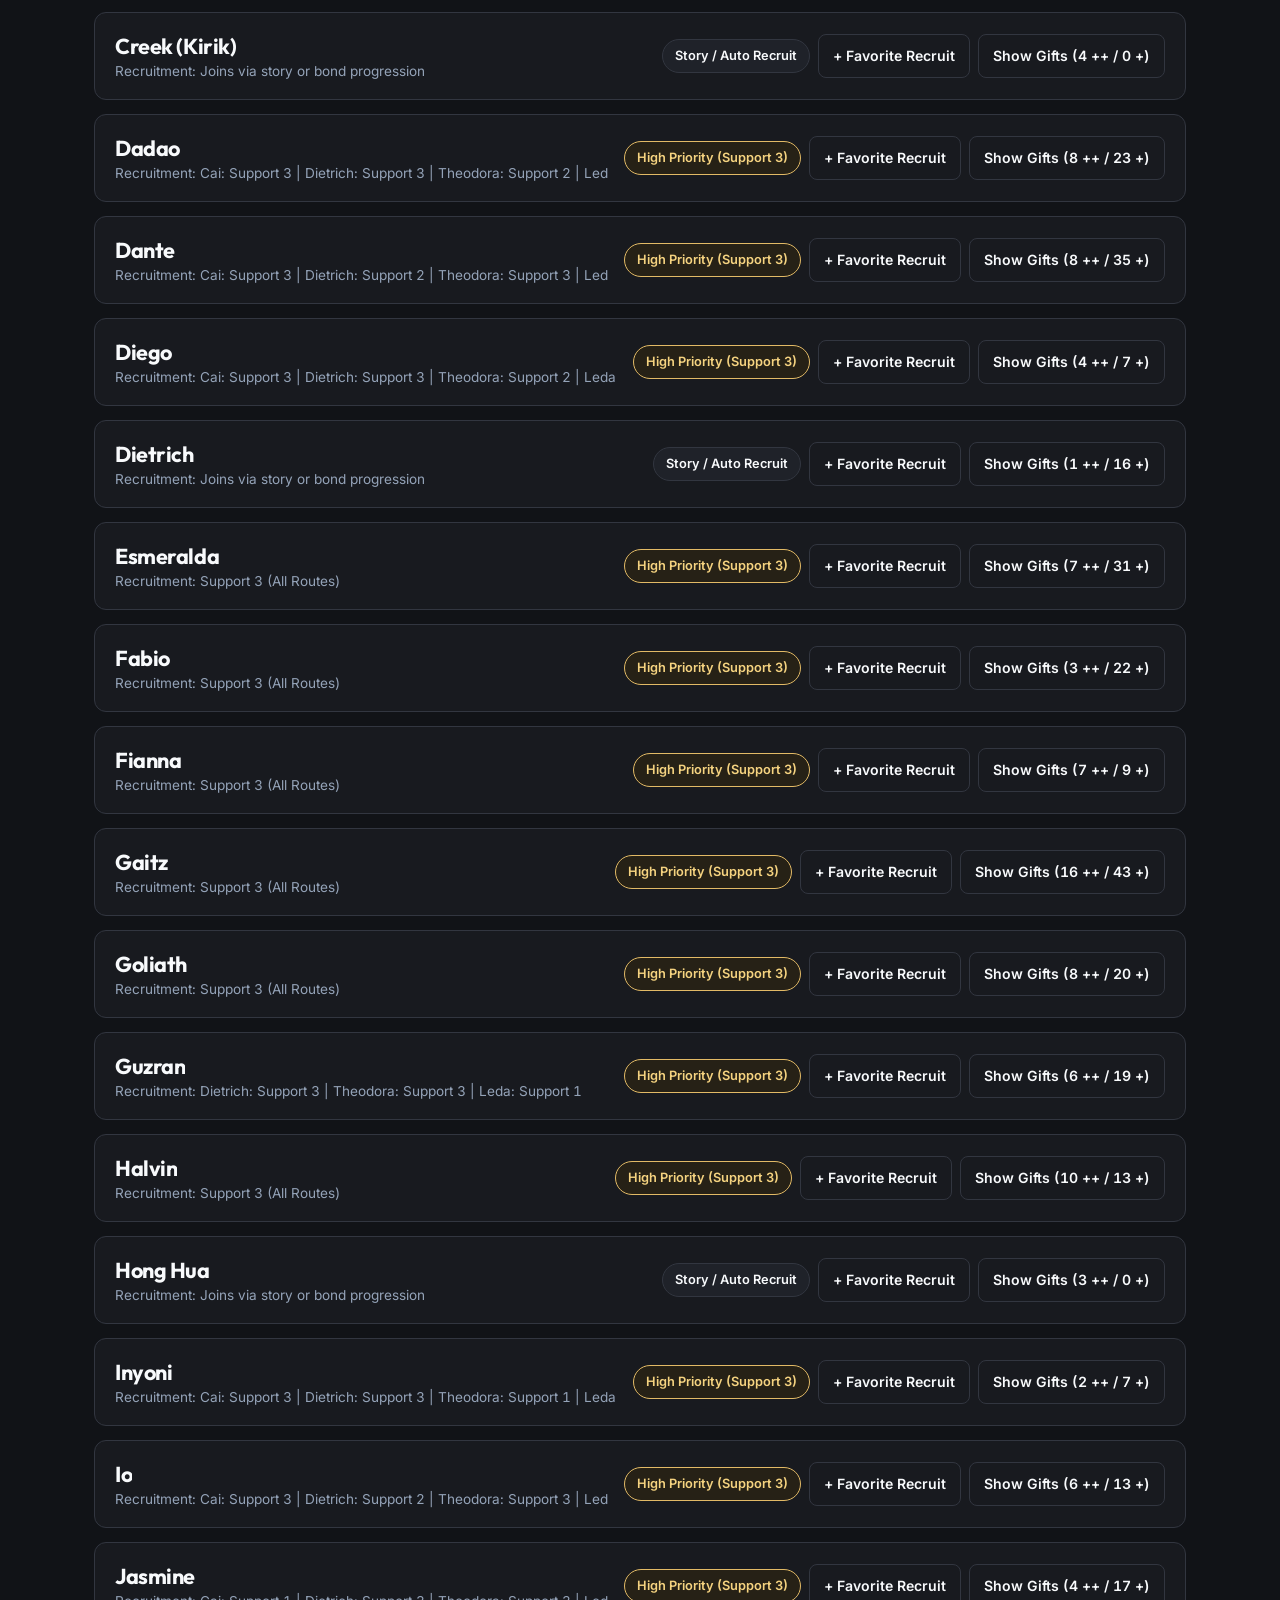
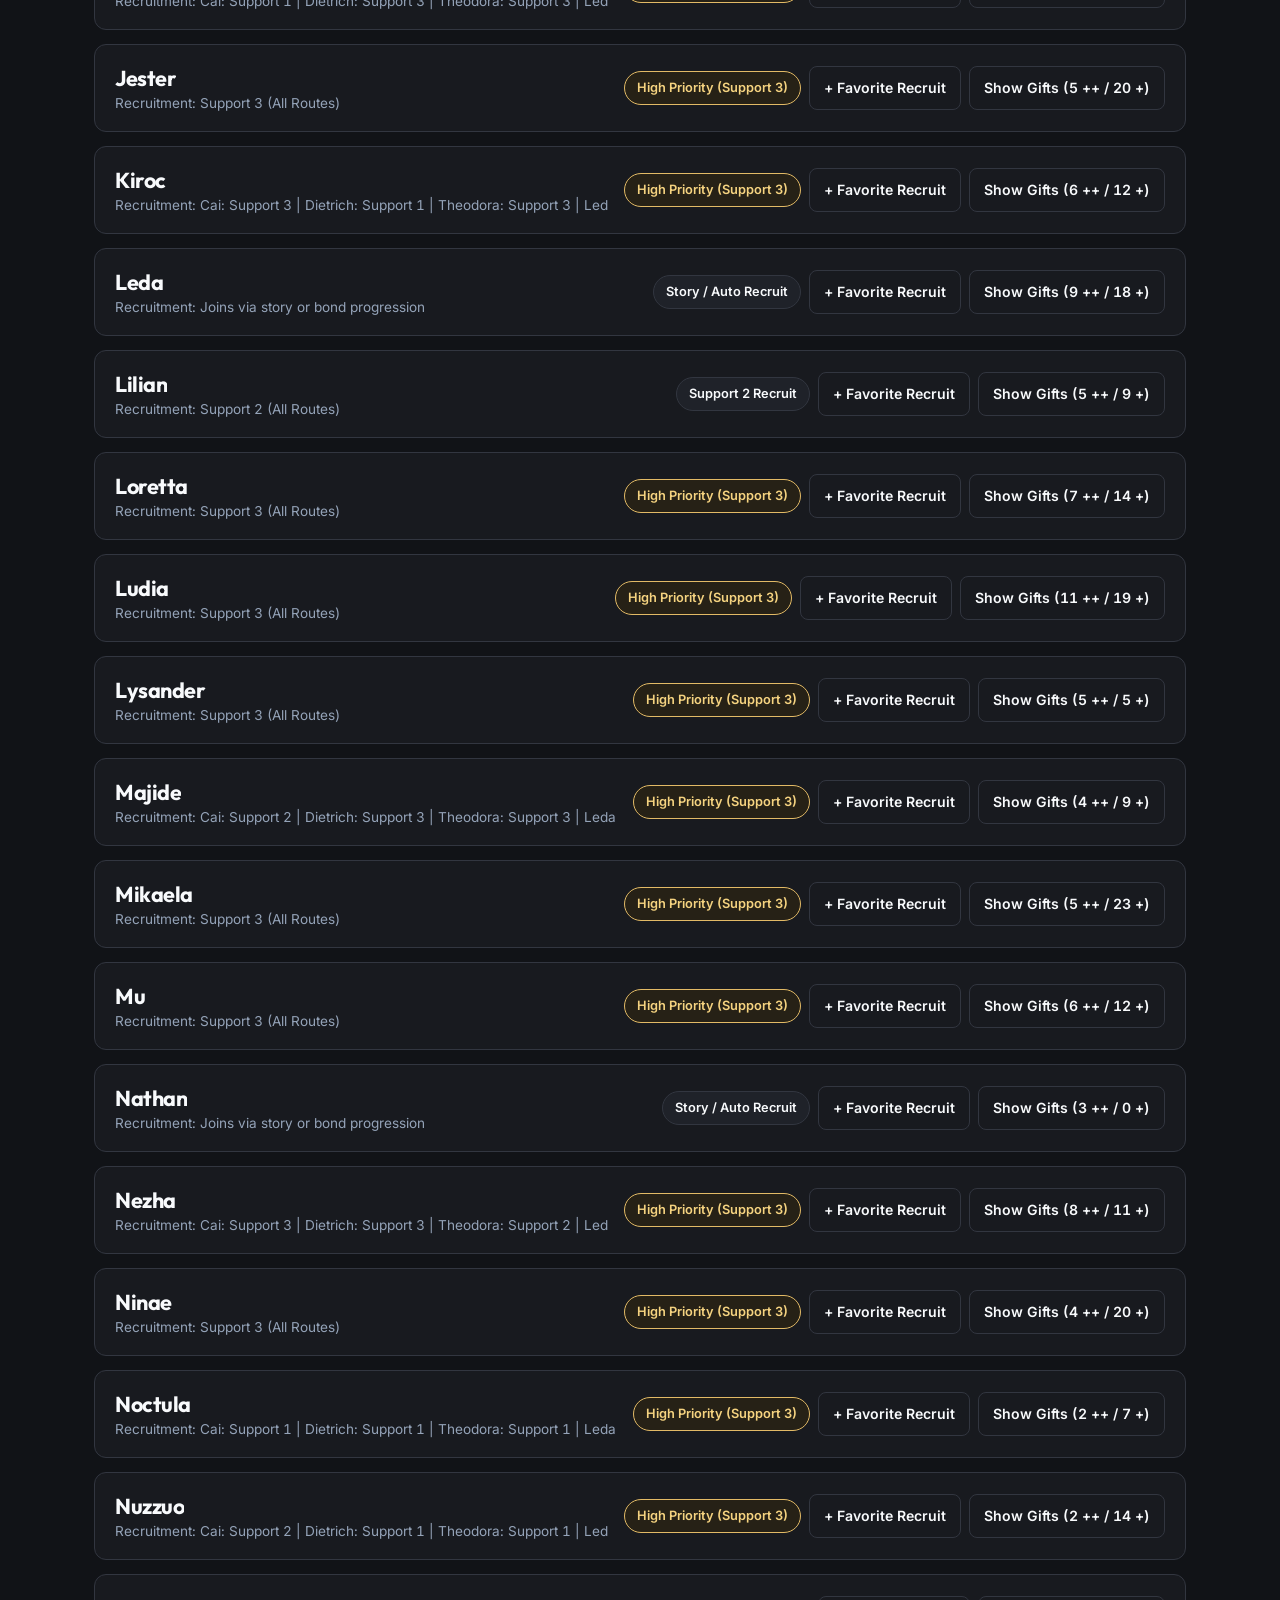
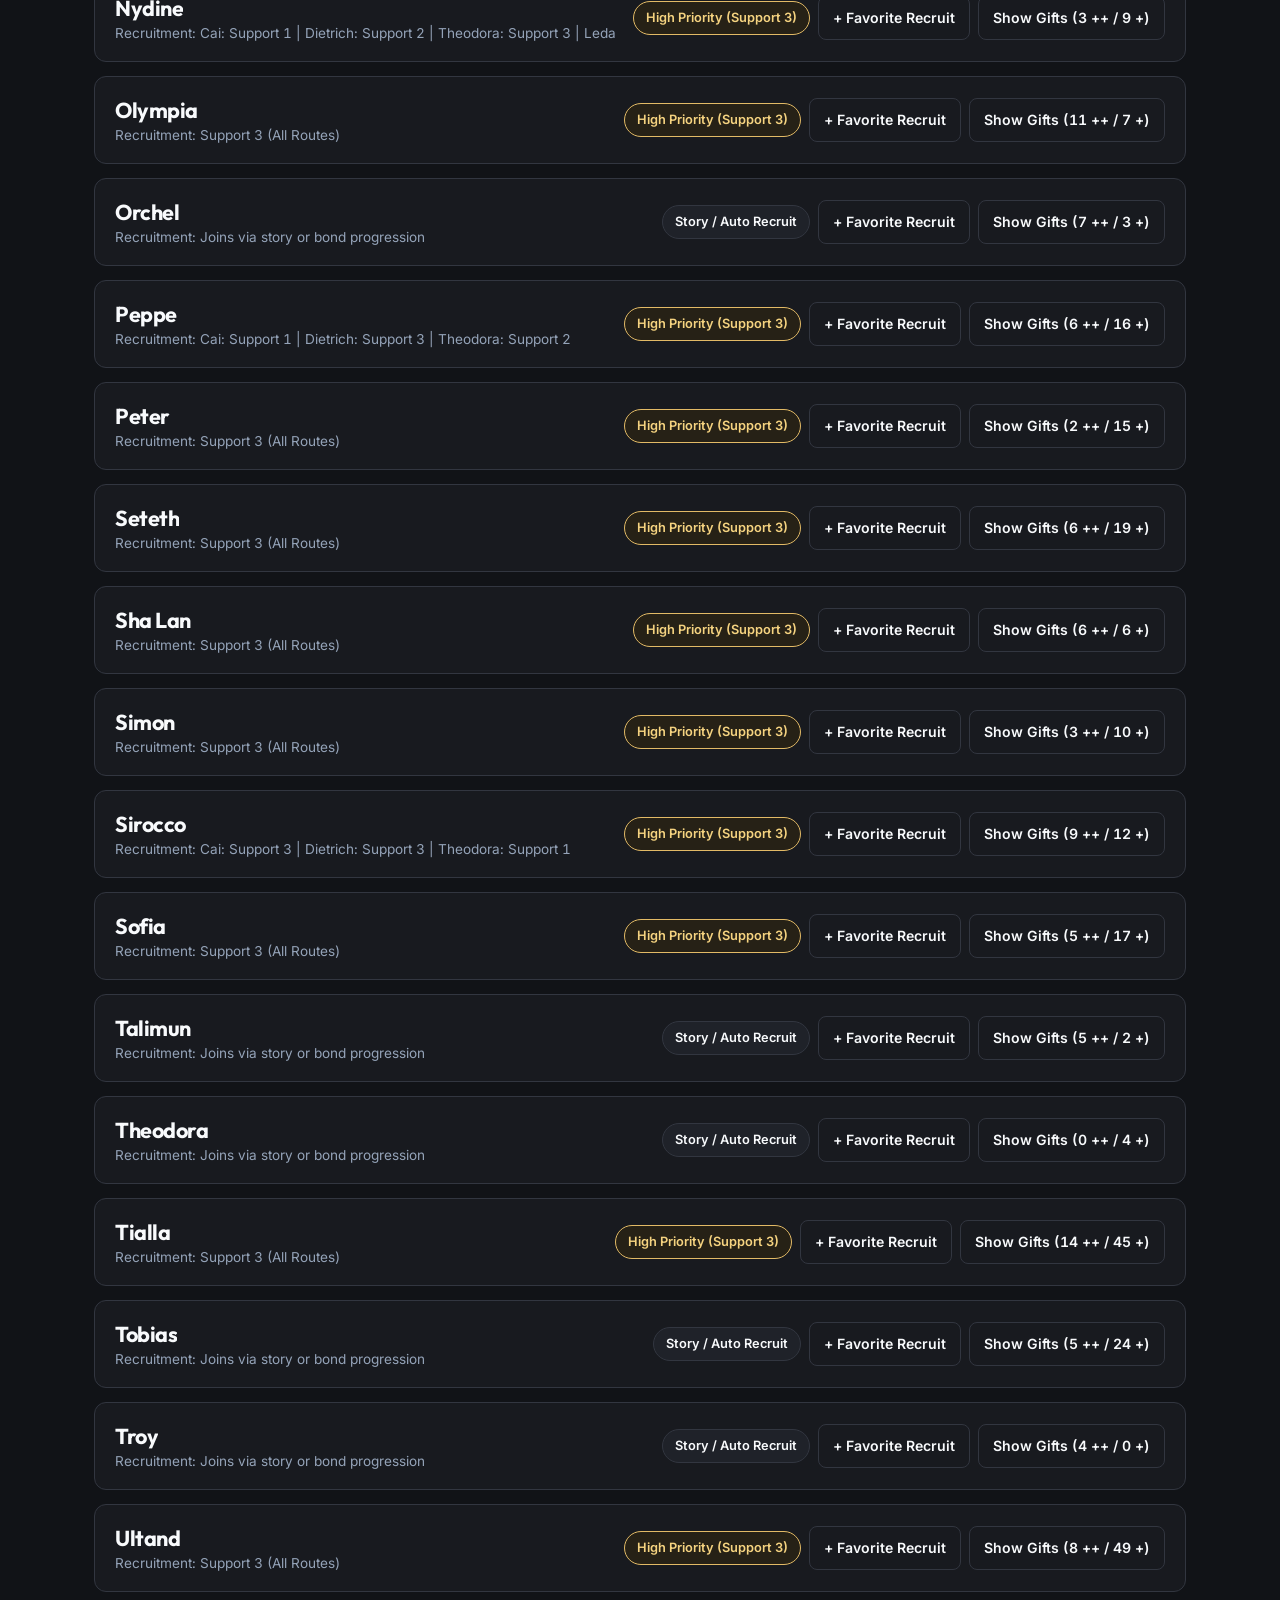
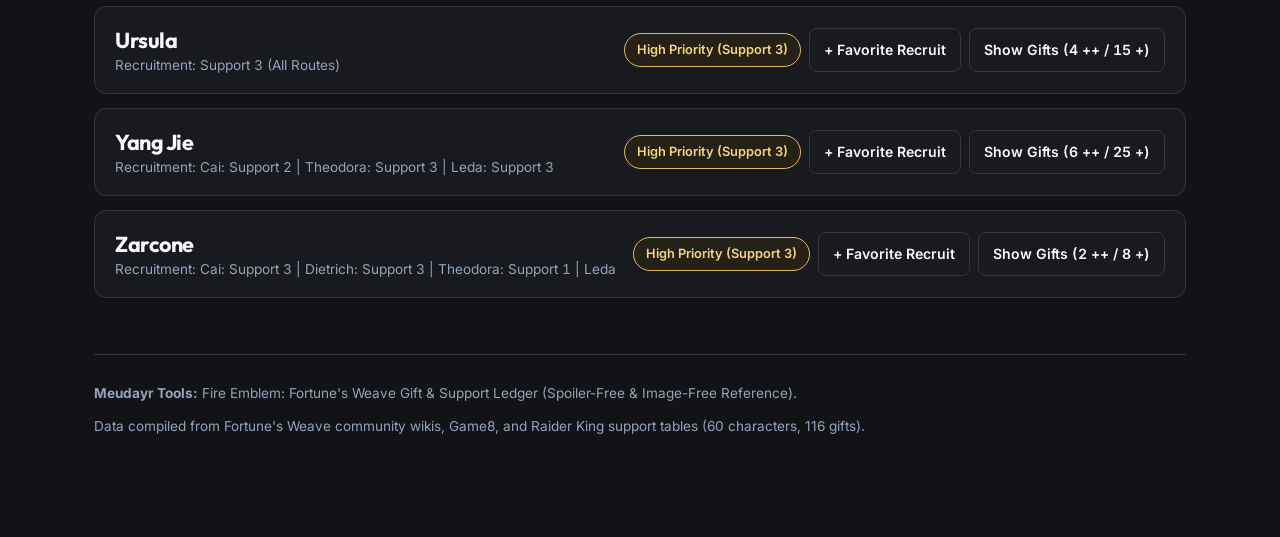
<file: gifts.html>
<!DOCTYPE html>
<html lang="en" data-theme="dark">
<head>
  <meta charset="UTF-8">
  <meta name="viewport" content="width=device-width, initial-scale=1.0">

  <!-- SEO Meta Tags -->
  <title>Fire Emblem: Fortune's Weave Gift &amp; Support Ledger - Meudayr</title>
  <meta name="description" content="Spoiler-free, image-free gift and support lookup for Fire Emblem: Fortune's Weave. Pin favorite recruits, upload or paste your current gift inventory, and check town shop prices.">
  <meta name="keywords" content="Fire Emblem Fortune's Weave, Gift Guide, Support Guide, Recruitment, Loved Gifts, Town Shops, Meudayr">
  <meta name="author" content="Meudayr">

  <!-- OpenGraph Social Tags -->
  <meta property="og:title" content="Fire Emblem: Fortune's Weave Gift &amp; Support Ledger - Meudayr">
  <meta property="og:description" content="Spoiler-free gift lookup for all 60 playable characters and 116 gift items in Fire Emblem: Fortune's Weave.">
  <meta property="og:image" content="https://meudayr.com/assets/logo.png">
  <meta property="og:url" content="https://meudayr.com/gifts">
  <meta property="og:type" content="website">

  <!-- Shared Meudayr Stylesheet & Favicon -->
  <link rel="stylesheet" href="style.css">
  <link rel="icon" type="image/png" href="assets/logo.png">

  <style>
    :root,
    [data-theme="dark"] {
      --bg-color: #111317;
      --card-bg: #181a1f;
      --card-border: #25282f;
      --card-border-hover: #3b3f4a;
      --primary: #388e3c;
      --text-main: #f8fafc;
      --text-muted: #94a3b8;
      --text-dark: #8b9bb4;
      --font-display: 'Outfit', system-ui, -apple-system, sans-serif;
      --font-sans: 'Inter', system-ui, -apple-system, sans-serif;
      --font-mono: 'JetBrains Mono', ui-monospace, SFMono-Regular, Consolas, monospace;
      --radius-lg: 12px;
      --radius-md: 8px;

      /* Ledger Surface & Semantic Tokens (Meudayr Dark Theme) */
      --bg-page: #111317;
      --bg-panel: #181a1f;
      --bg-subtle: #1f2229;
      --ink-1: #f8fafc;
      --ink-2: #94a3b8;
      --border: #323640;
      --border-strong: #494f5c;
      --accent: #e2ba66;
      --accent-bg: #262116;
      --accent-ink: #f5d380;
      --owned-accent: #4ade80;
      --owned-bg: #14281d;
      --owned-ink: #86efac;
      --pill-ink: #111317;
      --focus-ring: #e2ba66;
    }

    [data-theme="light"] {
      --bg-color: #F5F0E6;
      --card-bg: #FFFFFF;
      --card-border: #665D53;
      --card-border-hover: #4A433C;
      --primary: #27632a;
      --text-main: #1C1917;
      --text-muted: #4A433C;
      --text-dark: #4A433C;

      /* Ledger Surface & Semantic Tokens (Warm Archival Light Theme) */
      --bg-page: #F5F0E6;
      --bg-panel: #FFFFFF;
      --bg-subtle: #EAE2D3;
      --ink-1: #1C1917;
      --ink-2: #4A433C;
      --border: #665D53;
      --border-strong: #4A433C;
      --accent: #824D00;
      --accent-bg: #FFF6E0;
      --accent-ink: #6B3E00;
      --owned-accent: #14532D;
      --owned-bg: #E8F5E9;
      --owned-ink: #14532D;
      --pill-ink: #FFFFFF;
      --focus-ring: #1C1917;
    }

    *, *::before, *::after {
      box-sizing: border-box;
    }

    html, body {
      margin: 0;
      padding: 0;
      background-color: var(--bg-page);
      color: var(--ink-1);
      font-family: var(--font-sans);
      font-size: 16px;
      line-height: 1.55;
      overflow-x: hidden;
    }

    h1, h2, h3, .display-voice {
      font-family: var(--font-display);
      letter-spacing: -0.02em;
    }

    .tabular-nums {
      font-variant-numeric: tabular-nums;
    }

    :focus-visible {
      outline: 3px solid var(--focus-ring);
      outline-offset: 2px;
    }

    /* Ensure shared Meudayr header controls meet 44x44px touch target rules across all viewports */
    .nav-link {
      display: inline-flex;
      align-items: center;
      justify-content: center;
      min-height: 44px;
      min-width: 44px;
      padding: 6px 10px;
      color: var(--ink-2);
    }

    .nav-link:hover,
    .nav-link.active {
      color: var(--ink-1);
    }

    .plex-nav-pill {
      min-height: 44px;
      min-width: 44px;
      padding: 6px 14px;
      color: var(--ink-2);
    }

    .plex-nav-text {
      color: var(--ink-2);
    }

    .social-icon {
      min-width: 44px;
      min-height: 44px;
      width: 44px;
      height: 44px;
      color: var(--ink-2);
    }

    .skip-link {
      position: absolute;
      left: -9999px;
      top: 8px;
      z-index: 1000;
      background: var(--bg-panel);
      color: var(--ink-1);
      border: 2px solid var(--accent);
      padding: 10px 16px;
      min-height: 44px;
      font-weight: 700;
      text-decoration: none;
      border-radius: var(--radius-md);
    }

    .skip-link:focus {
      left: 16px;
    }

    .page-shell {
      width: 100%;
      max-width: 1140px;
      margin: 0 auto;
      padding: 0 16px 64px;
    }

    @media (min-width: 600px) {
      .page-shell {
        padding: 0 24px 72px;
      }
    }

    /* Compact Hero Header */
    .gifts-hero {
      text-align: center;
      padding: 18px 0 14px;
      border-bottom: 1px solid var(--border);
      margin-bottom: 14px;
    }

    .gifts-badge {
      display: inline-flex;
      align-items: center;
      gap: 6px;
      padding: 3px 12px;
      background: var(--accent-bg);
      border: 1px solid var(--accent);
      border-radius: 9999px;
      font-size: 0.74rem;
      font-weight: 700;
      color: var(--accent-ink);
      text-transform: uppercase;
      letter-spacing: 0.08em;
      margin-bottom: 8px;
    }

    .gifts-hero h1 {
      margin: 0 0 6px 0;
      font-size: clamp(1.5rem, 3vw, 2.05rem);
      font-weight: 800;
      line-height: 1.15;
      color: var(--ink-1);
    }

    .gifts-hero p {
      margin: 0 auto;
      color: var(--ink-2);
      max-width: 68ch;
      font-size: 0.9rem;
    }

    button, select, input, textarea {
      font: inherit;
      color: inherit;
    }

    .btn {
      display: inline-flex;
      align-items: center;
      justify-content: center;
      min-height: 44px;
      min-width: 44px;
      padding: 8px 14px;
      background-color: var(--bg-panel);
      color: var(--ink-1);
      border: 1px solid var(--border);
      border-radius: var(--radius-md);
      font-weight: 600;
      font-size: 0.88rem;
      cursor: pointer;
      text-decoration: none;
      transition: background-color 150ms ease, border-color 150ms ease, color 150ms ease;
    }

    .btn:hover {
      background-color: var(--bg-subtle);
      border-color: var(--accent);
    }

    .btn-primary,
    .btn[aria-pressed="true"],
    .btn[aria-expanded="true"] {
      background-color: var(--accent-bg);
      color: var(--accent-ink);
      border: 1.5px solid var(--accent);
    }

    .btn-primary:hover {
      background-color: var(--bg-subtle);
    }

    .search-console {
      background: var(--bg-panel);
      border: 1px solid var(--border);
      border-radius: var(--radius-lg);
      padding: 12px 14px;
      margin-bottom: 12px;
    }

    .search-bar-inline {
      display: flex;
      flex-direction: column;
      gap: 10px;
    }

    @media (min-width: 768px) {
      .search-bar-inline {
        flex-direction: row;
        align-items: center;
      }
    }

    .field-label {
      font-weight: 600;
      font-size: 0.9rem;
      color: var(--ink-1);
    }

    .search-input {
      flex: 1 1 240px;
      min-width: 0;
      width: 100%;
      min-height: 44px;
      padding: 8px 14px;
      font-size: 0.95rem;
      background: var(--bg-page);
      color: var(--ink-1);
      border: 1px solid var(--border);
      border-radius: var(--radius-md);
    }

    .search-input:focus {
      border-color: var(--accent);
    }

    .search-input::placeholder {
      color: var(--ink-2);
      opacity: 1;
    }

    .filter-select {
      width: 100%;
      min-height: 44px;
      padding: 8px 12px;
      background: var(--bg-page);
      color: var(--ink-1);
      border: 1px solid var(--border);
      border-radius: var(--radius-md);
      font-size: 0.88rem;
    }

    @media (min-width: 768px) {
      .search-bar-inline .filter-select {
        width: auto;
        flex: 0 1 205px;
      }
    }

    .lord-selector-bar {
      display: flex;
      flex-wrap: wrap;
      align-items: center;
      justify-content: space-between;
      gap: 8px;
      padding-top: 8px;
      border-top: 1px solid var(--border);
    }

    .lord-selector-label {
      font-family: var(--font-display);
      font-size: 0.9rem;
      font-weight: 700;
      color: var(--ink-1);
    }

    .lord-pill-group {
      display: flex;
      flex-wrap: wrap;
      align-items: center;
      gap: 6px;
    }

    .console-subbar {
      background: var(--bg-panel);
      border: 1px solid var(--border-strong);
      border-radius: var(--radius-lg);
      padding: 10px 14px;
      margin-bottom: 14px;
      display: flex;
      flex-direction: column;
      gap: 8px;
      position: sticky;
      top: 8px;
      z-index: 30;
      box-shadow: 0 6px 20px rgba(0, 0, 0, 0.28);
    }

    .subbar-header {
      display: flex;
      flex-wrap: wrap;
      justify-content: space-between;
      align-items: center;
      gap: 10px;
    }

    .subbar-title {
      font-family: var(--font-display);
      font-size: 0.95rem;
      font-weight: 700;
      color: var(--ink-1);
    }

    .subbar-actions {
      display: flex;
      flex-wrap: wrap;
      gap: 8px;
      align-items: center;
    }

    .chip-row {
      display: flex;
      flex-wrap: wrap;
      gap: 8px;
      align-items: center;
    }

    .empty-favorites-hint {
      font-size: 0.86rem;
      color: var(--ink-2);
      padding: 2px 0;
    }

    .chip-btn {
      min-height: 44px;
      min-width: 44px;
      padding: 6px 14px;
      background: var(--bg-subtle);
      color: var(--ink-1);
      border: 1px solid var(--border);
      border-radius: 9999px;
      font-size: 0.88rem;
      font-weight: 600;
      cursor: pointer;
      display: inline-flex;
      align-items: center;
      gap: 6px;
      transition: background-color 150ms ease, border-color 150ms ease;
    }

    .chip-btn:hover {
      background: var(--accent-bg);
      color: var(--accent-ink);
      border-color: var(--accent);
    }

    .chip-btn.has-owned-match {
      border-color: var(--owned-accent);
    }

    .chip-btn[aria-pressed="true"] {
      background: var(--accent-bg);
      color: var(--accent-ink);
      border: 1.5px solid var(--accent);
    }

    .quick-owned-strip {
      border-top: 1px solid var(--border);
      padding-top: 10px;
      display: flex;
      flex-wrap: wrap;
      align-items: center;
      gap: 8px;
    }

    .quick-owned-label {
      font-size: 0.82rem;
      font-weight: 700;
      color: var(--owned-ink);
      margin-right: 4px;
    }

    .owned-tray-pill {
      display: inline-flex;
      align-items: center;
      background: var(--owned-bg);
      color: var(--owned-ink);
      border: 1px solid var(--owned-accent);
      border-radius: var(--radius-md);
      overflow: hidden;
      font-size: 0.84rem;
      font-weight: 600;
    }

    .owned-tray-name-btn {
      min-height: 44px;
      padding: 6px 10px;
      background: transparent;
      color: var(--owned-ink);
      border: none;
      font-weight: 600;
      font-size: 0.84rem;
      cursor: pointer;
      text-align: left;
    }

    .owned-tray-name-btn:hover {
      background: rgba(255, 255, 255, 0.08);
      text-decoration: underline;
    }

    .owned-tray-qty-btn {
      min-height: 44px;
      min-width: 44px;
      padding: 6px 10px;
      background: rgba(0, 0, 0, 0.18);
      color: var(--owned-ink);
      border: none;
      border-left: 1px solid var(--owned-accent);
      font-weight: 700;
      font-size: 0.8rem;
      cursor: pointer;
    }

    .owned-tray-qty-btn:hover {
      background: var(--owned-accent);
      color: var(--pill-ink);
    }

    .inventory-drawer {
      margin-bottom: 18px;
      padding: 18px;
      background: var(--bg-panel);
      border: 1.5px solid var(--border-strong);
      border-radius: var(--radius-lg);
      display: flex;
      flex-direction: column;
      gap: 16px;
    }

    .owned-gifts-tray-box {
      background: var(--bg-page);
      border: 1px solid var(--owned-accent);
      border-radius: var(--radius-md);
      padding: 14px 16px;
      display: flex;
      flex-direction: column;
      gap: 10px;
    }

    .inventory-grid {
      display: grid;
      grid-template-columns: 1fr;
      gap: 16px;
    }

    @media (min-width: 768px) {
      .inventory-grid {
        grid-template-columns: 1fr 1fr;
      }
    }

    .inventory-box {
      background: var(--bg-page);
      border: 1px solid var(--border);
      border-radius: var(--radius-md);
      padding: 16px;
      display: flex;
      flex-direction: column;
      gap: 10px;
    }

    .inventory-box h3 {
      margin: 0;
      font-size: 1.02rem;
      color: var(--ink-1);
    }

    .inventory-box p {
      margin: 0;
      font-size: 0.86rem;
      color: var(--ink-2);
    }

    .ai-prompt-window {
      background: var(--bg-subtle);
      border: 1px solid var(--border-strong);
      border-radius: var(--radius-md);
      padding: 14px;
      display: flex;
      flex-direction: column;
      gap: 10px;
    }

    .ai-prompt-textarea {
      width: 100%;
      min-height: 135px;
      padding: 10px;
      background: var(--bg-page);
      color: var(--ink-1);
      border: 1px solid var(--border);
      border-radius: var(--radius-md);
      font-family: var(--font-mono);
      font-size: 0.82rem;
      line-height: 1.45;
      resize: vertical;
    }

    .inventory-textarea {
      width: 100%;
      min-height: 92px;
      padding: 10px;
      background: var(--bg-panel);
      color: var(--ink-1);
      border: 1px solid var(--border);
      border-radius: var(--radius-md);
      font-size: 0.9rem;
      resize: vertical;
    }

    .inv-filter-tabs {
      display: flex;
      flex-wrap: wrap;
      gap: 6px;
    }

    .inv-tab-btn {
      min-height: 44px;
      padding: 6px 12px;
      background: var(--bg-panel);
      color: var(--ink-2);
      border: 1px solid var(--border);
      border-radius: var(--radius-md);
      font-size: 0.82rem;
      font-weight: 600;
      cursor: pointer;
    }

    .inv-tab-btn[aria-pressed="true"] {
      background: var(--accent-bg);
      color: var(--accent-ink);
      border-color: var(--accent);
    }

    .inventory-checklist-wrap {
      max-height: 290px;
      overflow-y: auto;
      border: 1px solid var(--border);
      border-radius: var(--radius-md);
      background: var(--bg-panel);
      padding: 8px;
      display: flex;
      flex-direction: column;
      gap: 6px;
    }

    .inv-check-btn {
      width: 100%;
      min-height: 44px;
      padding: 8px 12px;
      text-align: left;
      background: var(--bg-page);
      color: var(--ink-1);
      border: 1px solid var(--border);
      border-radius: var(--radius-md);
      font-size: 0.88rem;
      font-weight: 600;
      cursor: pointer;
      display: flex;
      justify-content: space-between;
      align-items: center;
      gap: 8px;
    }

    .inv-check-btn:hover {
      background: var(--bg-subtle);
      border-color: var(--accent);
    }

    .inv-check-btn[aria-pressed="true"] {
      background: var(--owned-bg);
      color: var(--owned-ink);
      border: 1.5px solid var(--owned-accent);
    }

    .inventory-status {
      font-size: 0.88rem;
      font-weight: 600;
      color: var(--owned-ink);
      background: var(--owned-bg);
      border: 1px solid var(--owned-accent);
      padding: 10px 14px;
      border-radius: var(--radius-md);
    }

    .results-toolbar {
      display: flex;
      flex-wrap: wrap;
      justify-content: space-between;
      align-items: center;
      gap: 12px;
      margin-bottom: 16px;
    }

    .results-toolbar-actions {
      display: flex;
      flex-wrap: wrap;
      gap: 8px;
      align-items: center;
    }

    .results-count {
      font-family: var(--font-display);
      font-weight: 700;
      font-size: 1.05rem;
      color: var(--ink-1);
    }

    .cards-stack {
      display: flex;
      flex-direction: column;
      gap: 14px;
    }

    .ledger-card {
      background: var(--bg-panel);
      border: 1px solid var(--border);
      border-radius: var(--radius-lg);
      padding: 20px 22px;
      display: flex;
      flex-direction: column;
      gap: 16px;
    }

    .ledger-card.is-collapsed {
      padding: 14px 20px;
      gap: 0;
    }

    .ledger-card.highlighted-card {
      border: 1.5px solid var(--accent);
    }

    .card-header {
      display: flex;
      flex-wrap: wrap;
      justify-content: space-between;
      align-items: center;
      gap: 12px;
      border-bottom: 1px solid var(--border);
      padding-bottom: 14px;
    }

    .card-header.collapsed-header {
      border-bottom: none;
      padding-bottom: 0;
      display: flex;
      flex-direction: column;
      align-items: stretch;
      justify-content: center;
      gap: 10px;
    }

    .card-header.collapsed-header .card-title-trigger {
      flex: 1 1 0%;
      min-width: 0;
      overflow: hidden;
    }

    .card-header.collapsed-header .card-title {
      white-space: nowrap;
      overflow: hidden;
      text-overflow: ellipsis;
      line-height: 1.3;
    }

    .card-header.collapsed-header .card-subtitle {
      white-space: nowrap;
      overflow: hidden;
      text-overflow: ellipsis;
      line-height: 1.4;
      font-size: 0.85rem;
    }

    .card-header.collapsed-header .tag-row {
      display: grid;
      grid-template-columns: 1fr 1fr;
      gap: 8px;
      width: 100%;
    }

    .card-header.collapsed-header .tag-row > *:first-child:nth-last-child(3) {
      grid-column: 1 / -1;
    }

    .card-header.collapsed-header .tag-row > * {
      width: 100%;
      min-width: 0;
      white-space: nowrap;
      overflow: hidden;
      text-overflow: ellipsis;
      justify-content: center;
    }

    @media (min-width: 640px) {
      .card-header.collapsed-header .tag-row {
        display: flex;
        flex-wrap: nowrap;
        width: auto;
      }

      .card-header.collapsed-header .tag-row > *:first-child:nth-last-child(3) {
        grid-column: auto;
      }

      .card-header.collapsed-header .tag-row > * {
        width: auto;
        flex-shrink: 0;
      }
    }

    @media (min-width: 960px) {
      .card-header.collapsed-header {
        flex-direction: row;
        flex-wrap: nowrap;
        align-items: center;
        justify-content: space-between;
        gap: 16px;
        height: 58px;
      }
    }

    .card-title-trigger {
      background: none;
      border: none;
      padding: 4px 0;
      margin: 0;
      text-align: left;
      cursor: pointer;
      color: inherit;
      min-height: 44px;
      display: flex;
      flex-direction: column;
      justify-content: center;
    }

    .card-title-trigger:hover .card-title {
      color: var(--accent);
    }

    .card-title {
      margin: 0;
      font-size: 1.35rem;
      font-weight: 700;
      color: var(--ink-1);
      transition: color 120ms ease;
    }

    .card-subtitle {
      margin: 2px 0 0 0;
      font-size: 0.88rem;
      color: var(--ink-2);
    }

    .tag-row {
      display: flex;
      flex-wrap: wrap;
      gap: 8px;
      align-items: center;
    }

    .ledger-tag {
      display: inline-flex;
      align-items: center;
      min-height: 34px;
      padding: 4px 12px;
      font-size: 0.8rem;
      font-weight: 600;
      border-radius: 9999px;
      background: var(--bg-subtle);
      color: var(--ink-1);
      border: 1px solid var(--border);
    }

    .ledger-tag.priority-high {
      background: var(--accent-bg);
      color: var(--accent-ink);
      border-color: var(--accent);
    }

    .ledger-tag.priority-owned {
      background: var(--owned-bg);
      color: var(--owned-ink);
      border-color: var(--owned-accent);
    }

    .tier-section {
      display: flex;
      flex-direction: column;
      gap: 8px;
    }

    .tier-heading {
      margin: 0;
      font-size: 0.98rem;
      font-weight: 700;
      display: flex;
      align-items: center;
      justify-content: space-between;
      color: var(--ink-1);
      padding: 2px 0;
    }

    .tier-badge-loved {
      background: var(--accent-bg);
      color: var(--accent-ink);
      border: 1px solid var(--accent);
      padding: 2px 10px;
      border-radius: 9999px;
      font-size: 0.82rem;
    }

    .tier-badge-liked {
      background: var(--bg-subtle);
      color: var(--ink-1);
      border: 1px solid var(--border);
      padding: 2px 10px;
      border-radius: 9999px;
      font-size: 0.82rem;
    }

    .structured-list-wrap {
      border: 1px solid var(--border);
      border-radius: var(--radius-md);
      overflow: hidden;
      background: var(--bg-page);
    }

    .structured-list-wrap.loved-list-wrap {
      border-color: var(--accent);
    }

    .list-col-headers {
      display: none;
      background: var(--bg-subtle);
      border-bottom: 1px solid var(--border);
      padding: 8px 14px;
      font-size: 0.8rem;
      font-weight: 700;
      text-transform: uppercase;
      letter-spacing: 0.04em;
      color: var(--ink-2);
    }

    @media (min-width: 680px) {
      .list-col-headers {
        display: grid;
        grid-template-columns: minmax(200px, 1.5fr) minmax(130px, 0.9fr) minmax(170px, 1.1fr) 128px;
        gap: 12px;
        align-items: center;
      }

      .list-col-headers.char-col-headers {
        grid-template-columns: minmax(220px, 1.5fr) minmax(160px, 1fr) minmax(190px, 1.2fr);
      }

      .list-col-headers span:last-child {
        text-align: right;
      }
    }

    .ledger-list {
      list-style: none;
      margin: 0;
      padding: 8px;
      display: flex;
      flex-direction: column;
      gap: 6px;
    }

    .ledger-list-item {
      margin: 0;
      padding: 0;
      display: flex;
      flex-direction: column;
      gap: 6px;
    }

    @media (min-width: 560px) {
      .ledger-list-item {
        flex-direction: row;
        align-items: stretch;
      }
    }

    .crosslink-btn {
      flex: 1 1 0%;
      min-width: 0;
      width: 100%;
      min-height: 44px;
      padding: 10px 14px;
      background: var(--bg-panel);
      color: var(--ink-1);
      border: 1px solid var(--border);
      border-radius: var(--radius-md);
      font-size: 0.92rem;
      text-align: left;
      cursor: pointer;
      display: grid;
      grid-template-columns: 1fr;
      gap: 4px;
      align-items: center;
      transition: background-color 120ms ease, border-color 120ms ease;
    }

    @media (min-width: 680px) {
      .crosslink-btn {
        grid-template-columns: minmax(200px, 1.5fr) minmax(130px, 0.9fr) minmax(170px, 1.1fr);
        gap: 12px;
      }
    }

    .crosslink-btn:hover {
      background: var(--accent-bg);
      color: var(--accent-ink);
      border-color: var(--accent);
    }

    .crosslink-btn.loved-item {
      border-color: var(--accent);
    }

    .crosslink-btn.owned-gift-row {
      background: var(--owned-bg);
      color: var(--owned-ink);
      border: 1.5px solid var(--owned-accent);
    }

    .row-inv-btn {
      min-height: 44px;
      min-width: 122px;
      padding: 8px 12px;
      background: var(--bg-panel);
      color: var(--ink-1);
      border: 1px solid var(--border);
      border-radius: var(--radius-md);
      font-size: 0.82rem;
      font-weight: 700;
      cursor: pointer;
      flex-shrink: 0;
      display: inline-flex;
      align-items: center;
      justify-content: center;
      transition: background-color 120ms ease, border-color 120ms ease;
    }

    .row-inv-btn:hover {
      background: var(--bg-subtle);
      border-color: var(--accent);
    }

    .row-inv-btn.is-owned {
      background: var(--owned-bg);
      color: var(--owned-ink);
      border: 1.5px solid var(--owned-accent);
    }

    .row-inv-btn.is-owned:hover {
      background: var(--owned-accent);
      color: var(--pill-ink);
    }

    .row-col-name {
      font-weight: 600;
      color: var(--ink-1);
      display: flex;
      flex-wrap: wrap;
      align-items: center;
      gap: 8px;
    }

    .owned-gift-row .row-col-name,
    .owned-gift-row .row-col-category,
    .owned-gift-row .row-col-shop {
      color: var(--owned-ink);
    }

    .owned-pill {
      display: inline-block;
      font-size: 0.72rem;
      font-weight: 700;
      padding: 2px 8px;
      border-radius: 9999px;
      background: var(--owned-accent);
      color: var(--pill-ink);
      letter-spacing: 0.02em;
    }

    .row-tier-mark {
      display: inline-block;
      min-width: 28px;
      text-align: center;
      font-size: 0.78rem;
      font-weight: 700;
      padding: 1px 6px;
      border-radius: 4px;
      background: var(--bg-subtle);
      color: var(--ink-1);
      border: 1px solid var(--border);
    }

    .loved-item .row-tier-mark {
      background: var(--accent-bg);
      color: var(--accent-ink);
      border-color: var(--accent);
    }

    .owned-gift-row .row-tier-mark {
      background: var(--owned-bg);
      color: var(--owned-ink);
      border-color: var(--owned-accent);
    }

    .row-col-category {
      font-size: 0.86rem;
      color: var(--ink-2);
    }

    .row-col-shop {
      font-size: 0.86rem;
      color: var(--ink-1);
      font-weight: 600;
    }

    .row-col-shop.shop-unlisted {
      color: var(--ink-2);
      font-weight: 400;
    }

    @media (min-width: 680px) {
      .row-col-shop {
        text-align: right;
      }
    }

    .crosslink-btn:hover .row-col-name,
    .crosslink-btn:hover .row-col-category,
    .crosslink-btn:hover .row-col-shop {
      color: var(--accent-ink);
    }

    .shop-box {
      background: var(--bg-subtle);
      border: 1px solid var(--border);
      border-radius: var(--radius-md);
      padding: 12px 16px;
      font-size: 0.88rem;
      color: var(--ink-1);
    }

    .shop-list {
      margin: 6px 0 0 0;
      padding-left: 18px;
    }

    .card-footer-note {
      font-size: 0.82rem;
      color: var(--ink-2);
      border-top: 1px solid var(--border);
      padding-top: 10px;
      margin-top: auto;
    }

    .state-panel {
      background: var(--bg-panel);
      border: 1.5px solid var(--border);
      border-radius: var(--radius-lg);
      padding: 32px 24px;
      text-align: center;
      max-width: 640px;
      margin: 24px auto;
    }

    .state-panel h2 {
      margin: 0 0 10px 0;
      font-size: 1.35rem;
    }

    .state-panel p {
      margin: 0 0 20px 0;
      color: var(--ink-2);
    }

    .guide-grid {
      display: grid;
      grid-template-columns: 1fr;
      gap: 20px;
    }

    @media (min-width: 768px) {
      .guide-grid {
        grid-template-columns: repeat(2, 1fr);
      }
    }

    .guide-card {
      background: var(--bg-panel);
      border: 1px solid var(--border);
      border-radius: var(--radius-lg);
      padding: 22px;
    }

    .guide-card h2 {
      margin: 0 0 12px 0;
      font-size: 1.25rem;
      border-bottom: 1px solid var(--border);
      padding-bottom: 8px;
    }

    .guide-card ul {
      margin: 0;
      padding-left: 20px;
      display: flex;
      flex-direction: column;
      gap: 8px;
    }

    .guide-card li {
      color: var(--ink-1);
    }

    .guide-table-wrap {
      overflow-x: auto;
      margin-top: 12px;
    }

    .guide-table {
      width: 100%;
      border-collapse: collapse;
      font-size: 0.9rem;
    }

    .guide-table th,
    .guide-table td {
      border: 1px solid var(--border);
      padding: 8px 10px;
      text-align: left;
    }

    .guide-table th {
      background: var(--bg-subtle);
      font-weight: 700;
    }

    .hidden {
      display: none !important;
    }

    .ledger-footer {
      margin-top: 56px;
      padding: 28px 0;
      border-top: 1px solid var(--border);
      font-size: 0.85rem;
      color: var(--ink-2);
      display: flex;
      flex-wrap: wrap;
      justify-content: space-between;
      gap: 12px;
    }
  </style>
</head>
<body>
  <a href="#main-content" class="skip-link">Skip to main gift lookup</a>

  <!-- Shared Meudayr Header Navigation (Unlisted: /gifts is intentionally omitted from top nav) -->
  <header>
    <div class="container nav-container">
      <a href="index.html" class="brand" id="nav-brand-link">
        <img src="assets/logo.png" alt="Meudayr Logo" id="nav-brand-logo">
        <span>Meudayr</span>
      </a>
      <div class="nav-group">
                <nav class="nav-menu">
          <a href="index.html" class="nav-link" id="nav-home-link">Home</a>
          <a href="forever.html" class="nav-link" id="nav-forever-link">Forever Roster</a>
          <a href="logs.html" class="nav-link" id="nav-logs-link">Logs</a>
          <a href="addons.html" class="nav-link" id="nav-addons-link">Addons</a>
          <a href="deathroller.html" class="nav-link nav-deathroller" id="nav-deathroller-link">Deathroller</a>
          <div class="nav-dropdown" id="nav-more-dropdown">
            <button type="button" class="nav-dropdown-trigger nav-link active" aria-expanded="false" aria-haspopup="true" id="nav-more-btn">
              <span>More</span>
              <svg class="nav-dropdown-chevron" viewBox="0 0 24 24" fill="none" stroke="currentColor" stroke-width="2"><path stroke-linecap="round" stroke-linejoin="round" d="M19 9l-7 7-7-7"/></svg>
            </button>
            <div class="nav-dropdown-menu" role="menu" aria-label="More tools">
              <a href="deals.html" class="nav-dropdown-item" role="menuitem" id="nav-deals-link">
                <svg viewBox="0 0 24 24" fill="none" stroke="currentColor" stroke-width="2"><path stroke-linecap="round" stroke-linejoin="round" d="M7 7h.01M7 3h5c.512 0 1.024.195 1.414.586l7 7a2 2 0 010 2.828l-7 7a2 2 0 01-2.828 0l-7-7A2 2 0 013 12V7a4 4 0 014-4z"/></svg>
                <span>Deal Finder</span>
              </a>
              <a href="3mf.html" class="nav-dropdown-item" role="menuitem" id="nav-3mf-link">
                <svg viewBox="0 0 24 24" fill="none" stroke="currentColor" stroke-width="2"><path stroke-linecap="round" stroke-linejoin="round" d="M21 16V8a2 2 0 00-1-1.73l-7-4a2 2 0 00-2 0l-7 4A2 2 0 003 8v8a2 2 0 001 1.73l7 4a2 2 0 002 0l7-4A2 2 0 0021 16z"/><polyline stroke-linecap="round" stroke-linejoin="round" points="3.27 6.96 12 12.01 20.73 6.96"/><line stroke-linecap="round" stroke-linejoin="round" x1="12" y1="22.08" x2="12" y2="12"/></svg>
                <span>3MF Converter</span>
              </a>
              <a href="dr.html" class="nav-dropdown-item" role="menuitem" id="nav-dr-link">
                <svg viewBox="0 0 24 24" fill="none" stroke="currentColor" stroke-width="2"><path stroke-linecap="round" stroke-linejoin="round" d="M9 7h6m0 10v-3m-3 3h.01M9 17h.01M9 11h.01M12 11h.01M15 11h.01M4 19h16a2 2 0 002-2V7a2 2 0 00-2-2H4a2 2 0 00-2 2v10a2 2 0 002 2z"/></svg>
                <span>DR Calculator</span>
              </a>
              <a href="gifts.html" class="nav-dropdown-item active" role="menuitem" id="nav-gifts-link">
                <svg viewBox="0 0 24 24" fill="none" stroke="currentColor" stroke-width="2"><path stroke-linecap="round" stroke-linejoin="round" d="M20 12v10H4V12M2 7h20v5H2V7zm10-5c-1.5 0-3 1.5-3 3 0 .7.3 1.3.8 1.8L12 7l2.2-.2c.5-.5.8-1.1.8-1.8 0-1.5-1.5-3-3-3zM12 7v15"/></svg>
                <span>Fire Emblem Gift Tool</span>
              </a>
              <a href="champions.html" class="nav-dropdown-item" role="menuitem" id="nav-champions-link">
                <svg viewBox="0 0 24 24" fill="none" stroke="currentColor" stroke-width="2"><rect x="2" y="4" width="20" height="16" rx="2"/><circle cx="8" cy="11" r="2"/><circle cx="16" cy="11" r="2"/><path d="M6 17h12M9 11h6"/></svg>
                <span>Marvel Champions Cassette Tool</span>
              </a>
            </div>
          </div>
        </nav>
        <div class="social-links">
          <a href="https://plex.meudayr.com" class="plex-nav-pill checking" target="_blank" rel="noopener noreferrer" id="nav-plex-link" title="Open Plex Media Server">
            <svg viewBox="0 0 24 24" fill="currentColor" class="plex-nav-svg"><path d="M12 2C6.48 2 2 6.48 2 12s4.48 10 10 10 10-4.48 10-10S17.52 2 12 2zm-2 14.5v-9l6 4.5-6 4.5z"/></svg>
            <span class="plex-nav-text">Plex: <span id="plex-status-label">Checking...</span></span>
            <span class="plex-nav-dot" id="plex-nav-dot"></span>
          </a>
          <a href="https://github.com/Meudayr" class="social-icon" target="_blank" rel="noopener noreferrer" aria-label="GitHub Profile" id="nav-github-link">
            <svg viewBox="0 0 24 24"><path d="M12 2A10 10 0 0 0 2 12c0 4.42 2.87 8.17 6.84 9.5.5.08.66-.23.66-.5v-1.69c-2.77.6-3.36-1.34-3.36-1.34-.46-1.16-1.11-1.47-1.11-1.47-.9-.62.07-.6.07-.6 1 .07 1.53 1.03 1.53 1.03.9 1.52 2.34 1.07 2.91.83.09-.65.35-1.09.63-1.34-2.22-.25-4.55-1.11-4.55-4.92 0-1.11.38-2 1.03-2.71-.1-.25-.45-1.29.1-2.64 0 0 .84-.27 2.75 1.02.79-.22 1.65-.33 2.5-.33.85 0 1.71.11 2.5.33 1.91-1.29 2.75-1.02 2.75-1.02.55 1.35.2 2.39.1 2.64.65.71 1.03 1.6 1.03 2.71 0 3.82-2.34 4.66-4.57 4.91.36.31.69.92.69 1.85V21c0 .27.16.59.67.5C19.14 20.16 22 16.42 22 12A10 10 0 0 0 12 2z"/></svg>
          </a>
        </div>
      </div>
    </div>
  </header>

  <div class="page-shell">
    <section class="gifts-hero">
      <div class="gifts-badge">Fire Emblem: Fortune's Weave</div>
      <h1>Gift &amp; Support Ledger</h1>
      <p>Spoiler-free reference for all 60 playable characters and 116 gifts. Search any recruit or gift item, pin favorites, and manage your inventory.</p>
    </section>

    <main id="main-content">
      <section id="panel-lookup" aria-label="Character and Gift Lookup">
        <div class="search-console">
          <div class="search-bar-inline">
            <input
              type="search"
              id="main-search-input"
              class="search-input"
              aria-label="Search character name or gift item"
              placeholder="Search character or gift (e.g., Dietrich, Cai, Kitten Figurine)..."
              autocomplete="off"
            >
            <select id="char-priority-filter" class="filter-select" aria-label="Filter recruits">
              <option value="all">All Recruits (60)</option>
              <option value="favorites">Favorites Only</option>
              <option value="owned_match">Matches My Inventory</option>
              <option value="support3">Support 3 Priority</option>
              <option value="support2">Support 2 Priority</option>
              <option value="support1">Support 1 Priority</option>
              <option value="auto">Auto / Story Recruits</option>
              <option value="pending">Pending Gift Table (5)</option>
            </select>
            <select id="char-tier-filter" class="filter-select" aria-label="Filter or sort gift display">
              <option value="all">Gifts: Loved (++) &amp; Liked (+)</option>
              <option value="loved">Gifts: Loved (++) Only</option>
              <option value="owned">Gifts: My Inventory Only</option>
              <option value="price">Gifts: Cheapest Price First</option>
            </select>
            <button type="button" id="clear-search-btn" class="btn">
              Clear
            </button>
          </div>
          <div class="lord-selector-bar" role="group" aria-label="Select Flame Lord Route">
            <span class="lord-selector-label">Flame Lord Route (Recruitment Advantage):</span>
            <div class="lord-pill-group">
              <button type="button" class="btn lord-btn tabular-nums" data-flame-lord="all" aria-pressed="true">All Lords</button>
              <button type="button" class="btn lord-btn tabular-nums" data-flame-lord="cai" aria-pressed="false">Cai</button>
              <button type="button" class="btn lord-btn tabular-nums" data-flame-lord="theodora" aria-pressed="false">Theodora</button>
              <button type="button" class="btn lord-btn tabular-nums" data-flame-lord="dietrich" aria-pressed="false">Dietrich</button>
              <button type="button" class="btn lord-btn tabular-nums" data-flame-lord="leda" aria-pressed="false">Leda</button>
              <button type="button" id="toggle-lord-scope-btn" class="btn tabular-nums hidden" aria-pressed="false">
                Show All Route Recruits
              </button>
            </div>
          </div>
        </div>

        <div class="console-subbar">
          <div class="subbar-header">
            <span id="favorites-bar-title" class="subbar-title tabular-nums">Favorites (0 Recruits):</span>
            <div class="subbar-actions">
              <button type="button" id="filter-favorites-btn" class="btn" aria-pressed="false">
                Show All Favorites (0)
              </button>
              <button type="button" id="toggle-inventory-btn" class="btn" aria-expanded="false" aria-controls="inventory-drawer">
                Manage Current Gifts (0 Owned)
              </button>
              <button type="button" id="toggle-guide-btn" class="btn" aria-expanded="false" aria-controls="panel-guide">
                Mechanics &amp; Shops
              </button>
            </div>
          </div>
          <div id="favorites-chips-container" class="chip-row hidden"></div>
        </div>

        <div id="inventory-drawer" class="inventory-drawer hidden" role="region" aria-label="Current Gifts Inventory Manager">
          <div class="subbar-header">
            <strong style="font-size:1rem;">My Current Gifts Inventory (Highlights Matching Gifts on All Recruits)</strong>
            <div class="subbar-actions">
              <button type="button" id="export-inventory-btn" class="btn">Download My Gift List (.txt)</button>
              <button type="button" id="clear-inventory-btn" class="btn">Clear All Current Gifts</button>
            </div>
          </div>

          <div id="inventory-status-banner" class="inventory-status hidden" role="status" aria-live="polite"></div>

          <div class="inventory-grid">
            <div class="inventory-box">
              <h3>1. Paste Your Current Gifts (or Extract with AI)</h3>
              <p>Send screenshots, phone photos, or a video of your in-game gift list to any AI with our ready-made prompt, then paste the list below (quantities like <code>Kitten Figurine x2</code> are supported).</p>
              <div class="subbar-actions">
                <button type="button" id="toggle-ai-prompt-btn" class="btn btn-primary" aria-expanded="false" aria-controls="ai-prompt-window">
                  Get AI Prompt for Screenshots / Video
                </button>
              </div>

              <div id="ai-prompt-window" class="ai-prompt-window hidden" role="region" aria-label="AI Prompt Generator for In-Game Screenshots or Video">
                <div class="subbar-header">
                  <strong style="font-size:0.9rem;">Extract Gift Names &amp; Quantities from Screenshots, Photos, or Video</strong>
                  <button type="button" id="copy-ai-prompt-btn" class="btn btn-primary">
                    Copy AI Prompt
                  </button>
                </div>
                <p>Copy this prompt and send it with screenshots, phone photos, or a video of your in-game gift list to any AI assistant. It includes all 116 exact Fortune's Weave gift names and instructs the AI to include your item quantities (e.g., <code>Kitten Figurine x2</code>) ready to paste below.</p>
                <label for="ai-prompt-textarea" class="field-label" style="font-size:0.82rem;">Ready-to-Copy AI Prompt:</label>
                <textarea id="ai-prompt-textarea" class="ai-prompt-textarea" readonly></textarea>
              </div>

              <label for="paste-gifts-textarea" class="field-label" style="font-size:0.85rem;">Paste Gift List (One per Line or Comma-Separated):</label>
              <textarea
                id="paste-gifts-textarea"
                class="inventory-textarea"
                placeholder="Example:&#10;Kitten Figurine&#10;Strategy Manuscript x2&#10;Volcano Ghosh"
              ></textarea>
              <div class="subbar-actions">
                <button type="button" id="apply-paste-btn" class="btn btn-primary">
                  Add Pasted Gifts to Inventory
                </button>
                <button type="button" id="replace-paste-btn" class="btn">
                  Replace Inventory with Pasted List
                </button>
              </div>
            </div>

            <div class="inventory-box">
              <h3>2. Toggle Gifts Directly (<span id="owned-count-inline" class="tabular-nums">0</span> / 116 Owned)</h3>
              <p>Filter and click any gift below to mark or unmark it as currently in your inventory.</p>
              <div class="inv-filter-tabs" role="group" aria-label="Checklist filter mode">
                <button type="button" class="inv-tab-btn" data-inv-tab="all" aria-pressed="true">All Gifts (116)</button>
                <button type="button" class="inv-tab-btn" data-inv-tab="owned" aria-pressed="false">Owned Only</button>
                <button type="button" class="inv-tab-btn" data-inv-tab="unowned" aria-pressed="false">Unowned Only</button>
              </div>
              <label for="inventory-filter-input" class="field-label" style="font-size:0.85rem;">Filter Gift Checklist:</label>
              <input
                type="search"
                id="inventory-filter-input"
                class="filter-select"
                placeholder="Filter 116 gifts by name or category..."
                autocomplete="off"
              >
              <div id="inventory-checklist" class="inventory-checklist-wrap" role="group" aria-label="Gift inventory checklist"></div>
            </div>
          </div>
        </div>

        <section id="panel-guide" class="inventory-drawer hidden" role="region" aria-label="Gift Mechanics and Shops Guide">
          <div class="subbar-header">
            <strong style="font-size:1rem;">Gift Mechanics, Support Priority &amp; Town Shops</strong>
            <button type="button" id="close-guide-btn" class="btn">Close Guide</button>
          </div>
          <div class="guide-grid">
            <article class="guide-card">
              <h2>Core Gift-Giving Rules (Spoiler-Free)</h2>
              <ul>
                <li><strong>Weekly Limit:</strong> You can give each character <strong>1 gift per in-game week</strong> during Free Time in Dagsion.</li>
                <li><strong>First Gift ("New Bond"):</strong> Giving any first gift to a character you have met in Dagsion establishes a New Bond. This reveals their recruitment conditions in your roster and unlocks the ability to share Meals with them, even if that first gift is not one of their favorites.</li>
                <li><strong>Reaction Tiers:</strong>
                  <ul>
                    <li><strong>Loved (++, Double Golden Arrow):</strong> Grants the maximum support point bonus (roughly 2x standard points).</li>
                    <li><strong>Liked (+, Single Arrow):</strong> Grants a moderate support boost and restores character Motivation.</li>
                    <li><strong>Neutral / Disliked:</strong> Minimal or zero support gain after the initial New Bond gift.</li>
                  </ul>
                </li>
                <li><strong>Birthday Bonus:</strong> Any gift given on a character's birthday is automatically treated as at least <strong>Really Liked</strong>, making birthdays ideal for inexpensive items.</li>
              </ul>
            </article>

            <article class="guide-card">
              <h2>Recruitment Support Priority</h2>
              <p style="margin-top:0; color:var(--ink-2);">Many playable characters in Fortune's Weave require a specific Support Level before a chapter deadline to join your roster.</p>
              <div class="guide-table-wrap">
                <table class="guide-table tabular-nums">
                  <thead>
                    <tr>
                      <th>Requirement</th>
                      <th>Gift Strategy</th>
                      <th>Notable Examples</th>
                    </tr>
                  </thead>
                  <tbody>
                    <tr>
                      <td><strong>Support Level 3</strong></td>
                      <td>Gift a Loved (++) item every week starting as early as possible</td>
                      <td>Yang Jie, Tialla, Alexandra, Catania, Elektra</td>
                    </tr>
                    <tr>
                      <td><strong>Support Level 2</strong></td>
                      <td>Moderate priority; combine 2 to 3 Loved gifts with shared Meals</td>
                      <td>24 playable characters across routes</td>
                    </tr>
                    <tr>
                      <td><strong>Support Level 1</strong></td>
                      <td>Low urgency; giving a single initial gift is often enough</td>
                      <td>18 early and mid-game characters</td>
                    </tr>
                  </tbody>
                </table>
              </div>
            </article>

            <article class="guide-card">
              <h2>Where to Buy Gifts &amp; How to Save Gold</h2>
              <ul>
                <li><strong>Dagsion Shopping Arcade (Marketplace):</strong> Unlocks in Chapter 4. Sells higher-rarity curiosities, instruments, and accessories.</li>
                <li><strong>Dagsion Lowtown Tavern:</strong> Sells food, snacks, and drink gifts at lower prices. Inventory restocks each chapter.</li>
                <li><strong>Regional Town Shops (27 Towns):</strong> World map towns stock regional specialties (ranging from 30 G to 2,000 G). Every known town vendor location and Gold price is listed in the right-hand column of each gift row.</li>
                <li><strong>Gift Crates:</strong> Purchased crates yield random high-rarity gifts at a lower average cost than buying individual expensive items.</li>
                <li><strong>10% Permanent Discount:</strong> Unlock the <strong>Gifts Discount Boon of Salvation</strong> for <strong>300 Karma Shards</strong> at a Pale Raven's Perch or Shrine of Causality before buying expensive gifts in bulk.</li>
              </ul>
            </article>

            <article class="guide-card">
              <h2>Universal Crowd-Pleaser Gifts</h2>
              <p style="margin-top:0; color:var(--ink-2);">If you are stocking up from shops or Gift Crates without a single recipient in mind, these items are Loved (++) by the largest number of characters:</p>
              <ul class="tabular-nums">
                <li><strong>Portrait of Yu Phas:</strong> Loved (++) by 29 characters, Liked (+) by 22 characters (Sold in regional shops for 500 G).</li>
                <li><strong>Tales of Adventure:</strong> Loved (++) by 26 characters, Liked (+) by 24 characters (Sold in regional shops for 300 G).</li>
                <li><strong>Pegasus Panorama:</strong> Widely loved across flyers, nobles, and art admirers.</li>
                <li><strong>Strategy Manuscript / Home-Recipe Book:</strong> High overlap across tacticians, commanders, and cooks.</li>
              </ul>
            </article>
          </div>
        </section>

        <div id="state-empty" class="state-panel hidden" role="status" aria-live="polite">
          <h2>No Matching Records Found</h2>
          <p id="empty-state-message">No characters or gift items matched your current search and filter combination.</p>
          <button type="button" id="reset-filters-btn" class="btn btn-primary">Reset Search and Filters</button>
        </div>

        <div id="results-wrapper">
          <div class="results-toolbar">
            <div id="results-summary" class="results-count tabular-nums" aria-live="polite">
              Showing 60 of 60 playable characters
            </div>
            <div class="results-toolbar-actions">
              <button type="button" id="back-nav-btn" class="btn hidden">
                Back to Previous View
              </button>
              <button type="button" id="toggle-expand-all-btn" class="btn">
                Expand All Shown
              </button>
              <button type="button" id="reset-all-btn" class="btn">
                Show All Records
              </button>
            </div>
          </div>

          <div id="cards-container" class="cards-stack"></div>
        </div>
      </section>
    </main>

    <footer class="ledger-footer">
      <div>
        <strong>Meudayr Tools:</strong> Fire Emblem: Fortune's Weave Gift &amp; Support Ledger (Spoiler-Free &amp; Image-Free Reference).
      </div>
      <div>
        Data compiled from Fortune's Weave community wikis, Game8, and Raider King support tables (60 characters, 116 gifts).
      </div>
    </footer>
  </div>

  <script id="embedded-gift-data" type="application/json">{"characters":[{"slug":"alexandra","name":"Alexandra","loved":[{"name":"Ahm Lu Cloth","slug":"ahm-lu-cloth","verified":false},{"name":"Arrowhead Gem","slug":"arrowhead-gem","verified":false},{"name":"Blue-Rose Bouquet","slug":"blue-rose-bouquet","verified":false},{"name":"Ceremonial Spear","slug":"ceremonial-spear","verified":false},{"name":"Decorative Arrows","slug":"decorative-arrows","verified":false},{"name":"Dual Fish Knives","slug":"dual-fish-knives","verified":false},{"name":"Eastern Black Silk","slug":"eastern-black-silk","verified":false},{"name":"Eastern Earrings","slug":"eastern-earrings","verified":true},{"name":"Flower Painting","slug":"flower-painting","verified":false},{"name":"Garum","slug":"garum","verified":false},{"name":"Kitten Figurine","slug":"kitten-figurine","verified":false},{"name":"Pegasus Panorama","slug":"pegasus-panorama","verified":false},{"name":"Portrait of Yu Phas","slug":"portrait-of-yu-phas","verified":false},{"name":"Red Hair Clip","slug":"red-hair-clip","verified":false},{"name":"Shield Portrait","slug":"shield-portrait","verified":false},{"name":"Strategy Manuscript","slug":"strategy-manuscript","verified":true},{"name":"Tales of Adventure","slug":"tales-of-adventure","verified":true}],"liked":[{"name":"Alecto Garum","slug":"alecto-garum"},{"name":"Aromatic Shosh","slug":"aromatic-shosh"},{"name":"Crafting Knives","slug":"crafting-knives"},{"name":"Crimson Bull Figure","slug":"crimson-bull-figure"},{"name":"Crimson Ghosh","slug":"crimson-ghosh"},{"name":"Dagda Beard Grass","slug":"dagda-beard-grass"},{"name":"Divination Bagua","slug":"divination-bagua"},{"name":"Exquisite Ring","slug":"exquisite-ring"},{"name":"Gaudy Bangle","slug":"gaudy-bangle"},{"name":"Herbal Recipe Guide","slug":"herbal-recipe-guide"},{"name":"Home-Recipe Book","slug":"home-recipe-book"},{"name":"Horse-Grooming Kit","slug":"horse-grooming-kit"},{"name":"Jade Panther Figure","slug":"jade-panther-figure"},{"name":"Joint-Relief Gloves","slug":"joint-relief-gloves"},{"name":"Mane Ornament","slug":"mane-ornament"},{"name":"Morfis Tea","slug":"morfis-tea"},{"name":"Niiza Garum","slug":"niiza-garum"},{"name":"Outdoor Cooking Set","slug":"outdoor-cooking-set"},{"name":"Pack of Pastels","slug":"pack-of-pastels"},{"name":"Pastry Cookbook","slug":"pastry-cookbook"},{"name":"Protection Figurine","slug":"protection-figurine"},{"name":"Sharp Dagger","slug":"sharp-dagger"},{"name":"Sharp Fishhook","slug":"sharp-fishhook"},{"name":"Skin Balm","slug":"skin-balm"},{"name":"Smooth Garum","slug":"smooth-garum"},{"name":"Southern Ghosh","slug":"southern-ghosh"},{"name":"Special \"Medicine\"","slug":"special-medicine"},{"name":"Spirit Board Game","slug":"spirit-board-game"},{"name":"Strong Seasonings","slug":"strong-seasonings"},{"name":"Sturdy Rucksack","slug":"sturdy-rucksack"},{"name":"The Works of Dante","slug":"the-works-of-dante"},{"name":"Training Bracelet","slug":"training-bracelet"},{"name":"Village Recipes","slug":"village-recipes"},{"name":"Volcano Ghosh","slug":"volcano-ghosh"},{"name":"Wing Fletching","slug":"wing-fletching"}],"supportReqs":{"Cai":"Support 2","Dietrich":"Support 3","Theodora":"Support 1","Leda":"Support 3"},"documented":true,"note":null,"routeReqs":{"cai":{"kind":"gate","support":2,"renown":7,"chapter":7,"hasAdvantage":true,"advTier":2,"advTag":"Cai Adv: Support 2 (vs Sup 3)","advDetail":"Cai Advantage: Support 2, Renown 7 | Other Routes: Theodora: Sup 1 (Ren 6), Dietrich: Sup 3 (Ren 8), Leda: Sup 3 (Ren 10)"},"theodora":{"kind":"gate","support":1,"renown":6,"chapter":8,"hasAdvantage":true,"advTier":1,"advTag":"Theodora Adv: Support 1 (vs Sup 3)","advDetail":"Theodora Advantage: Support 1, Renown 6 | Other Routes: Cai: Sup 2 (Ren 7), Dietrich: Sup 3 (Ren 8), Leda: Sup 3 (Ren 10)"},"dietrich":{"kind":"gate","support":3,"renown":8,"chapter":7,"hasAdvantage":false,"advTier":99,"advTag":"Dietrich: Support 3 (Ren 8)","advDetail":"Dietrich Route: Support 3, Renown 8 | Other Routes: Cai: Sup 2 (Ren 7), Theodora: Sup 1 (Ren 6), Leda: Sup 3 (Ren 10)"},"leda":{"kind":"gate","support":3,"renown":10,"chapter":7,"hasAdvantage":false,"advTier":99,"advTag":"Leda: Support 3 (Ren 10)","advDetail":"Leda Route: Support 3, Renown 10 | Other Routes: Cai: Sup 2 (Ren 7), Theodora: Sup 1 (Ren 6), Dietrich: Sup 3 (Ren 8)"}}},{"slug":"anatolia","name":"Anatolia","loved":[{"name":"Magic-Trick Set","slug":"magic-trick-set","verified":false}],"liked":[],"supportReqs":{},"documented":true,"note":null,"routeReqs":{"cai":{"kind":"part3","support":0,"renown":null,"chapter":null,"hasAdvantage":false,"advTier":99,"advTag":"Cai: Part 3 Recruit","advDetail":"Cai Route: Joins in Part 3 (All Routes)"},"theodora":{"kind":"part3","support":0,"renown":null,"chapter":null,"hasAdvantage":false,"advTier":99,"advTag":"Theodora: Part 3 Recruit","advDetail":"Theodora Route: Joins in Part 3 (All Routes)"},"dietrich":{"kind":"part3","support":0,"renown":null,"chapter":null,"hasAdvantage":false,"advTier":99,"advTag":"Dietrich: Part 3 Recruit","advDetail":"Dietrich Route: Joins in Part 3 (All Routes)"},"leda":{"kind":"part3","support":0,"renown":null,"chapter":null,"hasAdvantage":false,"advTier":99,"advTag":"Leda: Part 3 Recruit","advDetail":"Leda Route: Joins in Part 3 (All Routes)"}}},{"slug":"aswan","name":"Aswan","loved":[{"name":"The Works of Dante","slug":"the-works-of-dante","verified":false},{"name":"Ebony Board Game","slug":"ebony-board-game","verified":false},{"name":"Spirit Board Game","slug":"spirit-board-game","verified":false},{"name":"Ahm Lu Cloth","slug":"ahm-lu-cloth","verified":false},{"name":"Eastern Black Silk","slug":"eastern-black-silk","verified":false},{"name":"Pegasus Panorama","slug":"pegasus-panorama","verified":false},{"name":"Strategy Manuscript","slug":"strategy-manuscript","verified":false},{"name":"Wing Fletching","slug":"wing-fletching","verified":false},{"name":"Decorative Arrows","slug":"decorative-arrows","verified":false}],"liked":[],"supportReqs":{},"documented":false,"note":"Researched gift profile based on unit preferences: Dante's plays, board games, sewing fabrics, beautiful landscapes, classroom study, and archery training.","routeReqs":{"cai":{"kind":"auto","support":0,"renown":null,"chapter":null,"hasAdvantage":false,"advTier":99,"advTag":"Cai: Auto / Story","advDetail":"Cai Route: Joins automatically via story progression (All Routes)"},"theodora":{"kind":"auto","support":0,"renown":null,"chapter":null,"hasAdvantage":false,"advTier":99,"advTag":"Theodora: Auto / Story","advDetail":"Theodora Route: Joins automatically via story progression (All Routes)"},"dietrich":{"kind":"auto","support":0,"renown":null,"chapter":null,"hasAdvantage":false,"advTier":99,"advTag":"Dietrich: Auto / Story","advDetail":"Dietrich Route: Joins automatically via story progression (All Routes)"},"leda":{"kind":"auto","support":0,"renown":null,"chapter":null,"hasAdvantage":false,"advTier":99,"advTag":"Leda: Auto / Story","advDetail":"Leda Route: Joins automatically via story progression (All Routes)"}}},{"slug":"benditz","name":"Benditz","loved":[{"name":"Eastern Black Silk","slug":"eastern-black-silk","verified":true},{"name":"Eastern Earrings","slug":"eastern-earrings","verified":true},{"name":"Eastern Tea Leaves","slug":"eastern-tea-leaves","verified":true},{"name":"Strategy Manuscript","slug":"strategy-manuscript","verified":true},{"name":"Tales of Adventure","slug":"tales-of-adventure","verified":true},{"name":"Ebony Board Game","slug":"ebony-board-game","verified":false},{"name":"Arrowhead Gem","slug":"arrowhead-gem","verified":false},{"name":"Blue-Rose Bouquet","slug":"blue-rose-bouquet","verified":false},{"name":"Decorative Arrows","slug":"decorative-arrows","verified":false},{"name":"Portrait of Yu Phas","slug":"portrait-of-yu-phas","verified":false},{"name":"Rancid Garum","slug":"rancid-garum","verified":false},{"name":"Red Hair Clip","slug":"red-hair-clip","verified":false}],"liked":[{"name":"Coffee Pastries","slug":"coffee-pastries"},{"name":"Common Coffee","slug":"common-coffee"},{"name":"Eastern Love Story","slug":"eastern-love-story"},{"name":"Gaudy Bangle","slug":"gaudy-bangle"},{"name":"Orgus Coffee","slug":"orgus-coffee"},{"name":"Select Coffee","slug":"select-coffee"},{"name":"Southern Coffee","slug":"southern-coffee"},{"name":"Wing Fletching","slug":"wing-fletching"},{"name":"Ahm Lu Cloth","slug":"ahm-lu-cloth"},{"name":"Aromatic Shosh","slug":"aromatic-shosh"},{"name":"Ceremonial Spear","slug":"ceremonial-spear"},{"name":"Crimson Ghosh","slug":"crimson-ghosh"},{"name":"Exquisite Ring","slug":"exquisite-ring"},{"name":"Flower Painting","slug":"flower-painting"},{"name":"Herbal Recipe Guide","slug":"herbal-recipe-guide"},{"name":"Home-Recipe Book","slug":"home-recipe-book"},{"name":"Joint-Relief Gloves","slug":"joint-relief-gloves"},{"name":"Morfis Tea","slug":"morfis-tea"},{"name":"Pack of Pastels","slug":"pack-of-pastels"},{"name":"Pegasus Panorama","slug":"pegasus-panorama"},{"name":"Sharp Fishhook","slug":"sharp-fishhook"},{"name":"Shield Portrait","slug":"shield-portrait"},{"name":"Southern Ghosh","slug":"southern-ghosh"},{"name":"Special \"Medicine\"","slug":"special-medicine"},{"name":"Spirit Board Game","slug":"spirit-board-game"},{"name":"Sturdy Rucksack","slug":"sturdy-rucksack"},{"name":"Volcano Ghosh","slug":"volcano-ghosh"},{"name":"Horse-Grooming Kit","slug":"horse-grooming-kit"}],"supportReqs":{"Cai":"Support 3","Dietrich":"Support 2","Theodora":"Support 1","Leda":"Support 3"},"documented":true,"note":null,"routeReqs":{"cai":{"kind":"gate","support":3,"renown":9,"chapter":6,"hasAdvantage":false,"advTier":99,"advTag":"Cai: Support 3 (Ren 9)","advDetail":"Cai Route: Support 3, Renown 9 | Other Routes: Theodora: Sup 1 (Ren 8), Dietrich: Sup 2 (Ren 7), Leda: Sup 3 (Ren 7)"},"theodora":{"kind":"gate","support":1,"renown":8,"chapter":6,"hasAdvantage":true,"advTier":1,"advTag":"Theodora Adv: Support 1 (vs Sup 3)","advDetail":"Theodora Advantage: Support 1, Renown 8 | Other Routes: Cai: Sup 3 (Ren 9), Dietrich: Sup 2 (Ren 7), Leda: Sup 3 (Ren 7)"},"dietrich":{"kind":"gate","support":2,"renown":7,"chapter":5,"hasAdvantage":true,"advTier":2,"advTag":"Dietrich Adv: Support 2 (vs Sup 3)","advDetail":"Dietrich Advantage: Support 2, Renown 7 | Other Routes: Cai: Sup 3 (Ren 9), Theodora: Sup 1 (Ren 8), Leda: Sup 3 (Ren 7)"},"leda":{"kind":"gate","support":3,"renown":7,"chapter":5,"hasAdvantage":false,"advTier":99,"advTag":"Leda: Support 3 (Ren 7)","advDetail":"Leda Route: Support 3, Renown 7 | Other Routes: Cai: Sup 3 (Ren 9), Theodora: Sup 1 (Ren 8), Dietrich: Sup 2 (Ren 7)"}}},{"slug":"bertrand","name":"Bertrand","loved":[{"name":"Alecto Garum","slug":"alecto-garum","verified":false}],"liked":[{"name":"Garum","slug":"garum"}],"supportReqs":{},"documented":true,"note":null,"routeReqs":{"cai":{"kind":"gate","support":0,"renown":null,"chapter":null,"hasAdvantage":false,"advTier":99,"advTag":"Cai: Gate Recruit","advDetail":"Cai Route: Recruitment parameters pending | Other Routes: Theodora: Story, Dietrich: Story, Leda: Story"},"theodora":{"kind":"gate","support":0,"renown":null,"chapter":null,"hasAdvantage":false,"advTier":99,"advTag":"Theodora: Gate Recruit","advDetail":"Theodora Route: Recruitment parameters pending | Other Routes: Cai: Story, Dietrich: Story, Leda: Story"},"dietrich":{"kind":"gate","support":0,"renown":null,"chapter":null,"hasAdvantage":false,"advTier":99,"advTag":"Dietrich: Gate Recruit","advDetail":"Dietrich Route: Recruitment parameters pending | Other Routes: Cai: Story, Theodora: Story, Leda: Story"},"leda":{"kind":"gate","support":0,"renown":null,"chapter":null,"hasAdvantage":false,"advTier":99,"advTag":"Leda: Gate Recruit","advDetail":"Leda Route: Recruitment parameters pending | Other Routes: Cai: Story, Theodora: Story, Dietrich: Story"}}},{"slug":"bonaventure","name":"Bonaventure","loved":[{"name":"Crimson Ghosh","slug":"crimson-ghosh","verified":true},{"name":"Strategy Manuscript","slug":"strategy-manuscript","verified":true},{"name":"Volcano Ghosh","slug":"volcano-ghosh","verified":true},{"name":"Trader's Handbook","slug":"trader-s-handbook","verified":false},{"name":"Garum","slug":"garum","verified":false}],"liked":[{"name":"Ceremonial Spear","slug":"ceremonial-spear"},{"name":"Eastern Black Silk","slug":"eastern-black-silk"},{"name":"Jade Ghosh","slug":"jade-ghosh"},{"name":"Pastry Cookbook","slug":"pastry-cookbook"},{"name":"Rare Spices","slug":"rare-spices"},{"name":"Secret Ghosh","slug":"secret-ghosh"},{"name":"Strong Seasonings","slug":"strong-seasonings"},{"name":"Sun Ghosh","slug":"sun-ghosh"},{"name":"Tales of the Arena","slug":"tales-of-the-arena"},{"name":"The Works of Dante","slug":"the-works-of-dante"},{"name":"Thick Foreign Tome","slug":"thick-foreign-tome"},{"name":"Village Recipes","slug":"village-recipes"},{"name":"Mature Ghosh","slug":"mature-ghosh"},{"name":"Young Ghosh","slug":"young-ghosh"}],"supportReqs":{},"documented":true,"note":null,"routeReqs":{"cai":{"kind":"unavailable","support":0,"renown":null,"chapter":null,"hasAdvantage":false,"advTier":99,"advTag":"Unavailable on Cai","advDetail":"Cai Route: Cannot be recruited on this route (Theodora: Auto, Dietrich: Unavailable, Leda: Unavailable)"},"theodora":{"kind":"auto","support":0,"renown":null,"chapter":null,"hasAdvantage":true,"advTier":4,"advTag":"Theodora Adv: Auto Recruit (Initial)","advDetail":"Theodora Advantage: Joins Automatically (Initial, No Gifts Needed) | Other Routes: Cai: Unavailable, Dietrich: Unavailable, Leda: Unavailable"},"dietrich":{"kind":"unavailable","support":0,"renown":null,"chapter":null,"hasAdvantage":false,"advTier":99,"advTag":"Unavailable on Dietrich","advDetail":"Dietrich Route: Cannot be recruited on this route (Cai: Unavailable, Theodora: Auto, Leda: Unavailable)"},"leda":{"kind":"unavailable","support":0,"renown":null,"chapter":null,"hasAdvantage":false,"advTier":99,"advTag":"Unavailable on Leda","advDetail":"Leda Route: Cannot be recruited on this route (Cai: Unavailable, Theodora: Auto, Dietrich: Unavailable)"}}},{"slug":"buccar","name":"Buccar","loved":[{"name":"Mature Ghosh","slug":"mature-ghosh","verified":true},{"name":"Volcano Ghosh","slug":"volcano-ghosh","verified":false},{"name":"Crimson Ghosh","slug":"crimson-ghosh","verified":true},{"name":"Dual Fish Knives","slug":"dual-fish-knives","verified":true},{"name":"Garum","slug":"garum","verified":false},{"name":"Pegasus Panorama","slug":"pegasus-panorama","verified":false},{"name":"Portrait of Yu Phas","slug":"portrait-of-yu-phas","verified":false},{"name":"Rancid Garum","slug":"rancid-garum","verified":false},{"name":"Shield Portrait","slug":"shield-portrait","verified":false},{"name":"Special \"Medicine\"","slug":"special-medicine","verified":false}],"liked":[{"name":"Rare Spices","slug":"rare-spices"},{"name":"Village Recipes","slug":"village-recipes"},{"name":"Arrowhead Gem","slug":"arrowhead-gem"},{"name":"Light Shosh","slug":"light-shosh"},{"name":"Mature Shosh","slug":"mature-shosh"},{"name":"Niiza Garum","slug":"niiza-garum"},{"name":"Outdoor Cooking Set","slug":"outdoor-cooking-set"},{"name":"Rustic Ghosh","slug":"rustic-ghosh"},{"name":"Young Ghosh","slug":"young-ghosh"},{"name":"Young Shosh","slug":"young-shosh"},{"name":"Flower Painting","slug":"flower-painting"},{"name":"Pack of Pastels","slug":"pack-of-pastels"}],"supportReqs":{"Dietrich":"Support 3","Theodora":"Support 3"},"documented":true,"note":null,"routeReqs":{"cai":{"kind":"unavailable","support":0,"renown":null,"chapter":null,"hasAdvantage":false,"advTier":99,"advTag":"Unavailable on Cai","advDetail":"Cai Route: Cannot be recruited on this route (Theodora: Sup 3 (Ren 8), Dietrich: Sup 3 (Ren 8), Leda: Auto)"},"theodora":{"kind":"gate","support":3,"renown":8,"chapter":5,"hasAdvantage":false,"advTier":99,"advTag":"Theodora: Support 3 (Ren 8)","advDetail":"Theodora Route: Support 3, Renown 8 | Other Routes: Cai: Unavailable, Dietrich: Sup 3 (Ren 8), Leda: Auto"},"dietrich":{"kind":"gate","support":3,"renown":8,"chapter":4,"hasAdvantage":false,"advTier":99,"advTag":"Dietrich: Support 3 (Ren 8)","advDetail":"Dietrich Route: Support 3, Renown 8 | Other Routes: Cai: Unavailable, Theodora: Sup 3 (Ren 8), Leda: Auto"},"leda":{"kind":"auto","support":0,"renown":null,"chapter":1,"hasAdvantage":true,"advTier":4,"advTag":"Leda Adv: Auto Recruit (Ch. 1)","advDetail":"Leda Advantage: Joins Automatically (Ch. 1, No Gifts Needed) | Other Routes: Cai: Unavailable, Theodora: Sup 3 (Ren 8), Dietrich: Sup 3 (Ren 8)"}}},{"slug":"cai","name":"Cai","loved":[{"name":"Pegasus Panorama","slug":"pegasus-panorama","verified":false},{"name":"Portrait of Yu Phas","slug":"portrait-of-yu-phas","verified":false},{"name":"Rancid Garum","slug":"rancid-garum","verified":false}],"liked":[{"name":"Arrowhead Gem","slug":"arrowhead-gem"},{"name":"Crimson Ghosh","slug":"crimson-ghosh"},{"name":"Flower Painting","slug":"flower-painting"},{"name":"Pack of Pastels","slug":"pack-of-pastels"},{"name":"Red Hair Clip","slug":"red-hair-clip"},{"name":"Sharp Fishhook","slug":"sharp-fishhook"},{"name":"Shield Portrait","slug":"shield-portrait"}],"supportReqs":{},"documented":true,"note":null,"routeReqs":{"cai":{"kind":"initial","support":0,"renown":null,"chapter":null,"hasAdvantage":false,"advTier":99,"advTag":"Cai: Flame Lord","advDetail":"Cai Route: Main Flame Lord Protagonist"},"theodora":{"kind":"unavailable","support":0,"renown":null,"chapter":null,"hasAdvantage":false,"advTier":99,"advTag":"Unavailable on Theodora","advDetail":"Theodora Route: Cannot be recruited on this route (Cai: Auto, Dietrich: Unavailable, Leda: Unavailable)"},"dietrich":{"kind":"unavailable","support":0,"renown":null,"chapter":null,"hasAdvantage":false,"advTier":99,"advTag":"Unavailable on Dietrich","advDetail":"Dietrich Route: Cannot be recruited on this route (Cai: Auto, Theodora: Unavailable, Leda: Unavailable)"},"leda":{"kind":"unavailable","support":0,"renown":null,"chapter":null,"hasAdvantage":false,"advTier":99,"advTag":"Unavailable on Leda","advDetail":"Leda Route: Cannot be recruited on this route (Cai: Auto, Theodora: Unavailable, Dietrich: Unavailable)"}}},{"slug":"catania","name":"Catania","loved":[{"name":"Ahm Lu Cloth","slug":"ahm-lu-cloth","verified":false},{"name":"Eastern Black Silk","slug":"eastern-black-silk","verified":true},{"name":"Eastern Earrings","slug":"eastern-earrings","verified":true},{"name":"Eastern Tea Leaves","slug":"eastern-tea-leaves","verified":true},{"name":"Tales of Adventure","slug":"tales-of-adventure","verified":true},{"name":"Arrowhead Gem","slug":"arrowhead-gem","verified":false},{"name":"Blue-Rose Bouquet","slug":"blue-rose-bouquet","verified":false},{"name":"Decorative Arrows","slug":"decorative-arrows","verified":false},{"name":"Flower Painting","slug":"flower-painting","verified":false},{"name":"Pegasus Panorama","slug":"pegasus-panorama","verified":false},{"name":"Portrait of Yu Phas","slug":"portrait-of-yu-phas","verified":false},{"name":"Red Hair Clip","slug":"red-hair-clip","verified":false}],"liked":[{"name":"Gaudy Bangle","slug":"gaudy-bangle"},{"name":"Common Coffee","slug":"common-coffee"},{"name":"Select Coffee","slug":"select-coffee"},{"name":"Coffee Pastries","slug":"coffee-pastries"},{"name":"Dagda Beard Grass","slug":"dagda-beard-grass"},{"name":"Horse-Grooming Kit","slug":"horse-grooming-kit"},{"name":"Kitten Figurine","slug":"kitten-figurine"},{"name":"Magic-Trick Set","slug":"magic-trick-set"},{"name":"Orgus Coffee","slug":"orgus-coffee"},{"name":"Pack of Pastels","slug":"pack-of-pastels"},{"name":"Southern Coffee","slug":"southern-coffee"},{"name":"Ceremonial Spear","slug":"ceremonial-spear"},{"name":"Crafting Knives","slug":"crafting-knives"},{"name":"Crimson Bull Figure","slug":"crimson-bull-figure"},{"name":"Crimson Ghosh","slug":"crimson-ghosh"},{"name":"Divination Bagua","slug":"divination-bagua"},{"name":"Dual Fish Knives","slug":"dual-fish-knives"},{"name":"Exquisite Ring","slug":"exquisite-ring"},{"name":"Jade Panther Figure","slug":"jade-panther-figure"},{"name":"Joint-Relief Gloves","slug":"joint-relief-gloves"},{"name":"Mane Ornament","slug":"mane-ornament"},{"name":"Sharp Dagger","slug":"sharp-dagger"},{"name":"Shield Portrait","slug":"shield-portrait"},{"name":"Skin Balm","slug":"skin-balm"},{"name":"Special \"Medicine\"","slug":"special-medicine"},{"name":"Spirit Board Game","slug":"spirit-board-game"},{"name":"The Works of Dante","slug":"the-works-of-dante"}],"supportReqs":{"Cai":"Support 3","Dietrich":"Support 1","Theodora":"Support 3"},"documented":true,"note":null,"routeReqs":{"cai":{"kind":"gate","support":3,"renown":10,"chapter":3,"hasAdvantage":false,"advTier":99,"advTag":"Cai: Support 3 (Ren 10)","advDetail":"Cai Route: Support 3, Renown 10 | Other Routes: Theodora: Sup 3 (Ren 7), Dietrich: Sup 1 (Ren 8), Leda: Auto (Sup 1)"},"theodora":{"kind":"gate","support":3,"renown":7,"chapter":5,"hasAdvantage":false,"advTier":99,"advTag":"Theodora: Support 3 (Ren 7)","advDetail":"Theodora Route: Support 3, Renown 7 | Other Routes: Cai: Sup 3 (Ren 10), Dietrich: Sup 1 (Ren 8), Leda: Auto (Sup 1)"},"dietrich":{"kind":"gate","support":1,"renown":8,"chapter":4,"hasAdvantage":true,"advTier":1,"advTag":"Dietrich Adv: Support 1 (vs Sup 3)","advDetail":"Dietrich Advantage: Support 1, Renown 8 | Other Routes: Cai: Sup 3 (Ren 10), Theodora: Sup 3 (Ren 7), Leda: Auto (Sup 1)"},"leda":{"kind":"auto","support":1,"renown":2,"chapter":4,"hasAdvantage":true,"advTier":1,"advTag":"Leda Adv: Auto (Sup 1 / Ren 2)","advDetail":"Leda Advantage: Easy Auto-Gate (Support 1, Renown 2) | Other Routes: Cai: Sup 3 (Ren 10), Theodora: Sup 3 (Ren 7), Dietrich: Sup 1 (Ren 8)"}}},{"slug":"centurio","name":"Centurio","loved":[{"name":"Pegasus Panorama","slug":"pegasus-panorama","verified":false},{"name":"Portrait of Yu Phas","slug":"portrait-of-yu-phas","verified":false},{"name":"Rancid Garum","slug":"rancid-garum","verified":false},{"name":"Shield Portrait","slug":"shield-portrait","verified":false},{"name":"Mature Ghosh","slug":"mature-ghosh","verified":false}],"liked":[{"name":"Village Recipes","slug":"village-recipes"}],"supportReqs":{},"documented":true,"note":null,"routeReqs":{"cai":{"kind":"part3","support":0,"renown":null,"chapter":null,"hasAdvantage":false,"advTier":99,"advTag":"Cai: Part 3 Recruit","advDetail":"Cai Route: Joins in Part 3 (All Routes)"},"theodora":{"kind":"part3","support":0,"renown":null,"chapter":null,"hasAdvantage":false,"advTier":99,"advTag":"Theodora: Part 3 Recruit","advDetail":"Theodora Route: Joins in Part 3 (All Routes)"},"dietrich":{"kind":"part3","support":0,"renown":null,"chapter":null,"hasAdvantage":false,"advTier":99,"advTag":"Dietrich: Part 3 Recruit","advDetail":"Dietrich Route: Joins in Part 3 (All Routes)"},"leda":{"kind":"part3","support":0,"renown":null,"chapter":null,"hasAdvantage":false,"advTier":99,"advTag":"Leda: Part 3 Recruit","advDetail":"Leda Route: Joins in Part 3 (All Routes)"}}},{"slug":"creek","name":"Creek (Kirik)","loved":[{"name":"Strategy Manuscript","slug":"strategy-manuscript","verified":false},{"name":"Flower Painting","slug":"flower-painting","verified":false},{"name":"Pegasus Panorama","slug":"pegasus-panorama","verified":false},{"name":"Pack of Pastels","slug":"pack-of-pastels","verified":false}],"liked":[],"supportReqs":{},"documented":false,"note":"Researched gift profile based on unit preferences: Military strategy treatises and appreciating the fine arts.","routeReqs":{"cai":{"kind":"gate","support":0,"renown":null,"chapter":null,"hasAdvantage":false,"advTier":99,"advTag":"Cai: Gate Recruit","advDetail":"Cai Route: Recruitment parameters pending | Other Routes: Theodora: Story, Dietrich: Story, Leda: Story"},"theodora":{"kind":"gate","support":0,"renown":null,"chapter":null,"hasAdvantage":false,"advTier":99,"advTag":"Theodora: Gate Recruit","advDetail":"Theodora Route: Recruitment parameters pending | Other Routes: Cai: Story, Dietrich: Story, Leda: Story"},"dietrich":{"kind":"gate","support":0,"renown":null,"chapter":null,"hasAdvantage":false,"advTier":99,"advTag":"Dietrich: Gate Recruit","advDetail":"Dietrich Route: Recruitment parameters pending | Other Routes: Cai: Story, Theodora: Story, Leda: Story"},"leda":{"kind":"gate","support":0,"renown":null,"chapter":null,"hasAdvantage":false,"advTier":99,"advTag":"Leda: Gate Recruit","advDetail":"Leda Route: Recruitment parameters pending | Other Routes: Cai: Story, Theodora: Story, Dietrich: Story"}}},{"slug":"dadao","name":"Dadao","loved":[{"name":"Jamel Milk","slug":"jamel-milk","verified":true},{"name":"Poems of the Greats","slug":"poems-of-the-greats","verified":true},{"name":"Portrait of Yu Phas","slug":"portrait-of-yu-phas","verified":false},{"name":"Rugged Blade","slug":"rugged-blade","verified":false},{"name":"Strategy Manuscript","slug":"strategy-manuscript","verified":true},{"name":"Tales of Adventure","slug":"tales-of-adventure","verified":true},{"name":"Weak Cervi","slug":"weak-cervi","verified":true},{"name":"Kitten Figurine","slug":"kitten-figurine","verified":false}],"liked":[{"name":"Arrowhead Gem","slug":"arrowhead-gem"},{"name":"Board-Game Tactics","slug":"board-game-tactics"},{"name":"Coffee Pastries","slug":"coffee-pastries"},{"name":"Crimson Ghosh","slug":"crimson-ghosh"},{"name":"Eastern Black Silk","slug":"eastern-black-silk"},{"name":"Flower Painting","slug":"flower-painting"},{"name":"Fragrant Pastries","slug":"fragrant-pastries"},{"name":"Ginji Cervi","slug":"ginji-cervi"},{"name":"Honey Milk","slug":"honey-milk"},{"name":"Honey Pastries","slug":"honey-pastries"},{"name":"Huge Fish Eyeball","slug":"huge-fish-eyeball"},{"name":"Mature Dried Cervi","slug":"mature-dried-cervi"},{"name":"Mellow Pastries","slug":"mellow-pastries"},{"name":"Pastry Cookbook","slug":"pastry-cookbook"},{"name":"Potted Vegetables","slug":"potted-vegetables"},{"name":"Pure-White Cervi","slug":"pure-white-cervi"},{"name":"Saraminian Sweets","slug":"saraminian-sweets"},{"name":"Simple Pastries","slug":"simple-pastries"},{"name":"Strong Cervi","slug":"strong-cervi"},{"name":"Yarc Milk","slug":"yarc-milk"},{"name":"Secret Ghosh","slug":"secret-ghosh"},{"name":"Blue-Rose Bouquet","slug":"blue-rose-bouquet"},{"name":"Rare Spices","slug":"rare-spices"}],"supportReqs":{"Cai":"Support 3","Dietrich":"Support 3","Theodora":"Support 2","Leda":"Support 2"},"documented":true,"note":null,"routeReqs":{"cai":{"kind":"gate","support":3,"renown":7,"chapter":5,"hasAdvantage":false,"advTier":99,"advTag":"Cai: Support 3 (Ren 7)","advDetail":"Cai Route: Support 3, Renown 7 | Other Routes: Theodora: Sup 2 (Ren 5), Dietrich: Sup 3 (Ren 10), Leda: Sup 2 (Ren 5)"},"theodora":{"kind":"gate","support":2,"renown":5,"chapter":5,"hasAdvantage":true,"advTier":2,"advTag":"Theodora Adv: Support 2 (vs Sup 3)","advDetail":"Theodora Advantage: Support 2, Renown 5 | Other Routes: Cai: Sup 3 (Ren 7), Dietrich: Sup 3 (Ren 10), Leda: Sup 2 (Ren 5)"},"dietrich":{"kind":"gate","support":3,"renown":10,"chapter":4,"hasAdvantage":false,"advTier":99,"advTag":"Dietrich: Support 3 (Ren 10)","advDetail":"Dietrich Route: Support 3, Renown 10 | Other Routes: Cai: Sup 3 (Ren 7), Theodora: Sup 2 (Ren 5), Leda: Sup 2 (Ren 5)"},"leda":{"kind":"gate","support":2,"renown":5,"chapter":4,"hasAdvantage":true,"advTier":2,"advTag":"Leda Adv: Support 2 (vs Sup 3)","advDetail":"Leda Advantage: Support 2, Renown 5 | Other Routes: Cai: Sup 3 (Ren 7), Theodora: Sup 2 (Ren 5), Dietrich: Sup 3 (Ren 10)"}}},{"slug":"dante","name":"Dante","loved":[{"name":"Ahm Lu Cloth","slug":"ahm-lu-cloth","verified":false},{"name":"Decorative Arrows","slug":"decorative-arrows","verified":false},{"name":"Flower Painting","slug":"flower-painting","verified":false},{"name":"Poems of the Greats","slug":"poems-of-the-greats","verified":false},{"name":"Portrait of Yu Phas","slug":"portrait-of-yu-phas","verified":false},{"name":"Rancid Garum","slug":"rancid-garum","verified":false},{"name":"Tales of Adventure","slug":"tales-of-adventure","verified":false},{"name":"Trader's Handbook","slug":"trader-s-handbook","verified":true}],"liked":[{"name":"Arrowhead Gem","slug":"arrowhead-gem"},{"name":"Blue-Rose Bouquet","slug":"blue-rose-bouquet"},{"name":"Ceremonial Spear","slug":"ceremonial-spear"},{"name":"Coffee Pastries","slug":"coffee-pastries"},{"name":"Common Coffee","slug":"common-coffee"},{"name":"Crafting Knives","slug":"crafting-knives"},{"name":"Crimson Bull Figure","slug":"crimson-bull-figure"},{"name":"Crimson Ghosh","slug":"crimson-ghosh"},{"name":"Divination Bagua","slug":"divination-bagua"},{"name":"Dual Fish Knives","slug":"dual-fish-knives"},{"name":"Eastern Black Silk","slug":"eastern-black-silk"},{"name":"Exquisite Ring","slug":"exquisite-ring"},{"name":"Herbal Recipe Guide","slug":"herbal-recipe-guide"},{"name":"Home-Recipe Book","slug":"home-recipe-book"},{"name":"Horse-Grooming Kit","slug":"horse-grooming-kit"},{"name":"Jade Panther Figure","slug":"jade-panther-figure"},{"name":"Joint-Relief Gloves","slug":"joint-relief-gloves"},{"name":"Magic-Trick Set","slug":"magic-trick-set"},{"name":"Morfis Tea","slug":"morfis-tea"},{"name":"Pack of Pastels","slug":"pack-of-pastels"},{"name":"Pegasus Panorama","slug":"pegasus-panorama"},{"name":"Red Hair Clip","slug":"red-hair-clip"},{"name":"Select Coffee","slug":"select-coffee"},{"name":"Sharp Dagger","slug":"sharp-dagger"},{"name":"Sharp Fishhook","slug":"sharp-fishhook"},{"name":"Shield Portrait","slug":"shield-portrait"},{"name":"Skin Balm","slug":"skin-balm"},{"name":"Southern Coffee","slug":"southern-coffee"},{"name":"Southern Ghosh","slug":"southern-ghosh"},{"name":"Spirit Board Game","slug":"spirit-board-game"},{"name":"Sturdy Rucksack","slug":"sturdy-rucksack"},{"name":"The Works of Dante","slug":"the-works-of-dante"},{"name":"Volcano Ghosh","slug":"volcano-ghosh"},{"name":"Jamel Milk","slug":"jamel-milk"},{"name":"Kitten Figurine","slug":"kitten-figurine"}],"supportReqs":{"Cai":"Support 3","Dietrich":"Support 2","Theodora":"Support 3","Leda":"Support 3"},"documented":true,"note":null,"routeReqs":{"cai":{"kind":"gate","support":3,"renown":10,"chapter":5,"hasAdvantage":false,"advTier":99,"advTag":"Cai: Support 3 (Ren 10)","advDetail":"Cai Route: Support 3, Renown 10 | Other Routes: Theodora: Sup 3 (Ren 6), Dietrich: Sup 2 (Ren 8), Leda: Sup 3 (Ren 10)"},"theodora":{"kind":"gate","support":3,"renown":6,"chapter":5,"hasAdvantage":true,"advTier":3,"advTag":"Theodora Adv: Renown 6 (vs 8+)","advDetail":"Theodora Advantage: Lowest Renown (Support 3, Renown 6) | Other Routes: Cai: Sup 3 (Ren 10), Dietrich: Sup 2 (Ren 8), Leda: Sup 3 (Ren 10)"},"dietrich":{"kind":"gate","support":2,"renown":8,"chapter":4,"hasAdvantage":true,"advTier":2,"advTag":"Dietrich Adv: Support 2 (vs Sup 3)","advDetail":"Dietrich Advantage: Support 2, Renown 8 | Other Routes: Cai: Sup 3 (Ren 10), Theodora: Sup 3 (Ren 6), Leda: Sup 3 (Ren 10)"},"leda":{"kind":"gate","support":3,"renown":10,"chapter":4,"hasAdvantage":false,"advTier":99,"advTag":"Leda: Support 3 (Ren 10)","advDetail":"Leda Route: Support 3, Renown 10 | Other Routes: Cai: Sup 3 (Ren 10), Theodora: Sup 3 (Ren 6), Dietrich: Sup 2 (Ren 8)"}}},{"slug":"diego","name":"Diego","loved":[{"name":"Arrowhead Gem","slug":"arrowhead-gem","verified":true},{"name":"Decorative Arrows","slug":"decorative-arrows","verified":false},{"name":"Portrait of Yu Phas","slug":"portrait-of-yu-phas","verified":false},{"name":"Wing Fletching","slug":"wing-fletching","verified":false}],"liked":[{"name":"Crimson Ghosh","slug":"crimson-ghosh"},{"name":"Joint-Relief Gloves","slug":"joint-relief-gloves"},{"name":"Protection Figurine","slug":"protection-figurine"},{"name":"Training Pillar","slug":"training-pillar"},{"name":"Training Weights","slug":"training-weights"},{"name":"Herbal Recipe Guide","slug":"herbal-recipe-guide"},{"name":"Rare Spices","slug":"rare-spices"}],"supportReqs":{"Cai":"Support 3","Dietrich":"Support 3","Theodora":"Support 2","Leda":"Support 3"},"documented":true,"note":null,"routeReqs":{"cai":{"kind":"gate","support":3,"renown":10,"chapter":3,"hasAdvantage":false,"advTier":99,"advTag":"Cai: Support 3 (Ren 10)","advDetail":"Cai Route: Support 3, Renown 10 | Other Routes: Theodora: Sup 2 (Ren 8), Dietrich: Sup 3 (Ren 9), Leda: Sup 3 (Ren 8)"},"theodora":{"kind":"gate","support":2,"renown":8,"chapter":5,"hasAdvantage":true,"advTier":2,"advTag":"Theodora Adv: Support 2 (vs Sup 3)","advDetail":"Theodora Advantage: Support 2, Renown 8 | Other Routes: Cai: Sup 3 (Ren 10), Dietrich: Sup 3 (Ren 9), Leda: Sup 3 (Ren 8)"},"dietrich":{"kind":"gate","support":3,"renown":9,"chapter":4,"hasAdvantage":false,"advTier":99,"advTag":"Dietrich: Support 3 (Ren 9)","advDetail":"Dietrich Route: Support 3, Renown 9 | Other Routes: Cai: Sup 3 (Ren 10), Theodora: Sup 2 (Ren 8), Leda: Sup 3 (Ren 8)"},"leda":{"kind":"gate","support":3,"renown":8,"chapter":4,"hasAdvantage":false,"advTier":99,"advTag":"Leda: Support 3 (Ren 8)","advDetail":"Leda Route: Support 3, Renown 8 | Other Routes: Cai: Sup 3 (Ren 10), Theodora: Sup 2 (Ren 8), Dietrich: Sup 3 (Ren 9)"}}},{"slug":"dietrich","name":"Dietrich","loved":[{"name":"Simple Pastries","slug":"simple-pastries","verified":true}],"liked":[{"name":"Arrowhead Gem","slug":"arrowhead-gem"},{"name":"Board-Game Tactics","slug":"board-game-tactics"},{"name":"Crimson Ghosh","slug":"crimson-ghosh"},{"name":"Ginji Cervi","slug":"ginji-cervi"},{"name":"Honey Milk","slug":"honey-milk"},{"name":"Honey Pastries","slug":"honey-pastries"},{"name":"Joint-Relief Gloves","slug":"joint-relief-gloves"},{"name":"Kitten Figurine","slug":"kitten-figurine"},{"name":"Pastry Cookbook","slug":"pastry-cookbook"},{"name":"Protection Figurine","slug":"protection-figurine"},{"name":"Pure-White Cervi","slug":"pure-white-cervi"},{"name":"Spirit Board Game","slug":"spirit-board-game"},{"name":"Training Pillar","slug":"training-pillar"},{"name":"Training Weights","slug":"training-weights"},{"name":"Huge Fish Eyeball","slug":"huge-fish-eyeball"},{"name":"Blue-Rose Bouquet","slug":"blue-rose-bouquet"}],"supportReqs":{},"documented":true,"note":null,"routeReqs":{"cai":{"kind":"unavailable","support":0,"renown":null,"chapter":null,"hasAdvantage":false,"advTier":99,"advTag":"Unavailable on Cai","advDetail":"Cai Route: Cannot be recruited on this route (Theodora: Unavailable, Dietrich: Auto, Leda: Unavailable)"},"theodora":{"kind":"unavailable","support":0,"renown":null,"chapter":null,"hasAdvantage":false,"advTier":99,"advTag":"Unavailable on Theodora","advDetail":"Theodora Route: Cannot be recruited on this route (Cai: Unavailable, Dietrich: Auto, Leda: Unavailable)"},"dietrich":{"kind":"initial","support":0,"renown":null,"chapter":null,"hasAdvantage":false,"advTier":99,"advTag":"Dietrich: Flame Lord","advDetail":"Dietrich Route: Main Flame Lord Protagonist"},"leda":{"kind":"unavailable","support":0,"renown":null,"chapter":null,"hasAdvantage":false,"advTier":99,"advTag":"Unavailable on Leda","advDetail":"Leda Route: Cannot be recruited on this route (Cai: Unavailable, Theodora: Unavailable, Dietrich: Auto)"}}},{"slug":"esmeralda","name":"Esmeralda","loved":[{"name":"Flexible Fishing Rod","slug":"flexible-fishing-rod","verified":true},{"name":"Saraminian Sweets","slug":"saraminian-sweets","verified":false},{"name":"Garum","slug":"garum","verified":false},{"name":"Tales of Adventure","slug":"tales-of-adventure","verified":true},{"name":"Sharp Fishhook","slug":"sharp-fishhook","verified":true},{"name":"Eastern Earrings","slug":"eastern-earrings","verified":true},{"name":"Weak Cervi","slug":"weak-cervi","verified":false}],"liked":[{"name":"Home-Recipe Book","slug":"home-recipe-book"},{"name":"Kitten Figurine","slug":"kitten-figurine"},{"name":"Pastry Cookbook","slug":"pastry-cookbook"},{"name":"Village Recipes","slug":"village-recipes"},{"name":"Gaudy Bangle","slug":"gaudy-bangle"},{"name":"Simple Pastries","slug":"simple-pastries"},{"name":"Mellow Pastries","slug":"mellow-pastries"},{"name":"Coffee Pastries","slug":"coffee-pastries"},{"name":"Alecto Garum","slug":"alecto-garum"},{"name":"Huge Fish Eyeball","slug":"huge-fish-eyeball"},{"name":"Herbal Recipe Guide","slug":"herbal-recipe-guide"},{"name":"Strong Seasonings","slug":"strong-seasonings"},{"name":"Dagda Beard Grass","slug":"dagda-beard-grass"},{"name":"Training Bracelet","slug":"training-bracelet"},{"name":"Fragrant Pastries","slug":"fragrant-pastries"},{"name":"Horse-Grooming Kit","slug":"horse-grooming-kit"},{"name":"Smooth Garum","slug":"smooth-garum"},{"name":"Eastern Tea Leaves","slug":"eastern-tea-leaves"},{"name":"Ahm Lu Cloth","slug":"ahm-lu-cloth"},{"name":"Arrowhead Gem","slug":"arrowhead-gem"},{"name":"Blue-Rose Bouquet","slug":"blue-rose-bouquet"},{"name":"Ceremonial Spear","slug":"ceremonial-spear"},{"name":"Dual Fish Knives","slug":"dual-fish-knives"},{"name":"Eastern Black Silk","slug":"eastern-black-silk"},{"name":"Exquisite Ring","slug":"exquisite-ring"},{"name":"Flower Painting","slug":"flower-painting"},{"name":"Portrait of Yu Phas","slug":"portrait-of-yu-phas"},{"name":"Red Hair Clip","slug":"red-hair-clip"},{"name":"Skin Balm","slug":"skin-balm"},{"name":"Tome from Away","slug":"tome-from-away"},{"name":"Volcano Ghosh","slug":"volcano-ghosh"}],"supportReqs":{"Cai":"Support 3","Theodora":"Support 3","Leda":"Support 3"},"documented":true,"note":null,"routeReqs":{"cai":{"kind":"gate","support":3,"renown":7,"chapter":5,"hasAdvantage":false,"advTier":99,"advTag":"Cai: Support 3 (Ren 7)","advDetail":"Cai Route: Support 3, Renown 7 | Other Routes: Theodora: Sup 3 (Ren 9), Dietrich: Auto, Leda: Sup 3 (Ren 6)"},"theodora":{"kind":"gate","support":3,"renown":9,"chapter":5,"hasAdvantage":false,"advTier":99,"advTag":"Theodora: Support 3 (Ren 9)","advDetail":"Theodora Route: Support 3, Renown 9 | Other Routes: Cai: Sup 3 (Ren 7), Dietrich: Auto, Leda: Sup 3 (Ren 6)"},"dietrich":{"kind":"auto","support":0,"renown":null,"chapter":2,"hasAdvantage":true,"advTier":4,"advTag":"Dietrich Adv: Auto Recruit (Ch. 2)","advDetail":"Dietrich Advantage: Joins Automatically (Ch. 2, No Gifts Needed) | Other Routes: Cai: Sup 3 (Ren 7), Theodora: Sup 3 (Ren 9), Leda: Sup 3 (Ren 6)"},"leda":{"kind":"gate","support":3,"renown":6,"chapter":4,"hasAdvantage":false,"advTier":99,"advTag":"Leda: Support 3 (Ren 6)","advDetail":"Leda Route: Support 3, Renown 6 | Other Routes: Cai: Sup 3 (Ren 7), Theodora: Sup 3 (Ren 9), Dietrich: Auto"}}},{"slug":"fabio","name":"Fabio","loved":[{"name":"Tales of Adventure","slug":"tales-of-adventure","verified":true},{"name":"Volcano Ghosh","slug":"volcano-ghosh","verified":true},{"name":"Simple Pastries","slug":"simple-pastries","verified":false}],"liked":[{"name":"Aromatic Shosh","slug":"aromatic-shosh"},{"name":"Brined Fish Guts","slug":"brined-fish-guts"},{"name":"Coffee Pastries","slug":"coffee-pastries"},{"name":"Common Coffee","slug":"common-coffee"},{"name":"Dagda Beard Grass","slug":"dagda-beard-grass"},{"name":"Eastern Black Silk","slug":"eastern-black-silk"},{"name":"Eastern Tea Leaves","slug":"eastern-tea-leaves"},{"name":"Huge Fish Eyeball","slug":"huge-fish-eyeball"},{"name":"Jade Ghosh","slug":"jade-ghosh"},{"name":"Light Shosh","slug":"light-shosh"},{"name":"Mature Ghosh","slug":"mature-ghosh"},{"name":"Mature Shosh","slug":"mature-shosh"},{"name":"Orgus Coffee","slug":"orgus-coffee"},{"name":"Pack of Pastels","slug":"pack-of-pastels"},{"name":"Potted Vegetables","slug":"potted-vegetables"},{"name":"Rustic Ghosh","slug":"rustic-ghosh"},{"name":"Secret Ghosh","slug":"secret-ghosh"},{"name":"Select Coffee","slug":"select-coffee"},{"name":"Southern Coffee","slug":"southern-coffee"},{"name":"Southern Ghosh","slug":"southern-ghosh"},{"name":"Sun Ghosh","slug":"sun-ghosh"},{"name":"Young Ghosh","slug":"young-ghosh"}],"supportReqs":{"Leda":"Support 3"},"documented":true,"note":null,"routeReqs":{"cai":{"kind":"unavailable","support":0,"renown":null,"chapter":null,"hasAdvantage":false,"advTier":99,"advTag":"Unavailable on Cai","advDetail":"Cai Route: Cannot be recruited on this route (Theodora: Unavailable, Dietrich: Auto, Leda: Sup 3 (Ren 9))"},"theodora":{"kind":"unavailable","support":0,"renown":null,"chapter":null,"hasAdvantage":false,"advTier":99,"advTag":"Unavailable on Theodora","advDetail":"Theodora Route: Cannot be recruited on this route (Cai: Unavailable, Dietrich: Auto, Leda: Sup 3 (Ren 9))"},"dietrich":{"kind":"auto","support":0,"renown":null,"chapter":null,"hasAdvantage":true,"advTier":4,"advTag":"Dietrich Adv: Auto Recruit (Initial)","advDetail":"Dietrich Advantage: Joins Automatically (Initial, No Gifts Needed) | Other Routes: Cai: Unavailable, Theodora: Unavailable, Leda: Sup 3 (Ren 9)"},"leda":{"kind":"gate","support":3,"renown":9,"chapter":12,"hasAdvantage":true,"advTier":3,"advTag":"Leda Adv: Only 2 Routes (Sup 3)","advDetail":"Leda Advantage: Only 2 Routes (Support 3, Renown 9) | Other Routes: Cai: Unavailable, Theodora: Unavailable, Dietrich: Auto"}}},{"slug":"fianna","name":"Fianna","loved":[{"name":"Arrowhead Gem","slug":"arrowhead-gem","verified":true},{"name":"Blue-Rose Bouquet","slug":"blue-rose-bouquet","verified":true},{"name":"Eastern Black Silk","slug":"eastern-black-silk","verified":false},{"name":"Flower Painting","slug":"flower-painting","verified":false},{"name":"Portrait of Yu Phas","slug":"portrait-of-yu-phas","verified":false},{"name":"Rare Spices","slug":"rare-spices","verified":false},{"name":"Volcano Ghosh","slug":"volcano-ghosh","verified":true}],"liked":[{"name":"Common Coffee","slug":"common-coffee"},{"name":"Crimson Ghosh","slug":"crimson-ghosh"},{"name":"Joint-Relief Gloves","slug":"joint-relief-gloves"},{"name":"Morfis Tea","slug":"morfis-tea"},{"name":"Pegasus Panorama","slug":"pegasus-panorama"},{"name":"Select Coffee","slug":"select-coffee"},{"name":"Shield Portrait","slug":"shield-portrait"},{"name":"Skin Balm","slug":"skin-balm"},{"name":"Southern Coffee","slug":"southern-coffee"}],"supportReqs":{"Cai":"Support 3","Dietrich":"Support 3","Theodora":"Support 3","Leda":"Support 3"},"documented":true,"note":null,"routeReqs":{"cai":{"kind":"gate","support":3,"renown":8,"chapter":4,"hasAdvantage":false,"advTier":99,"advTag":"Cai: Support 3 (Ren 8)","advDetail":"Cai Route: Support 3, Renown 8 | Other Routes: Theodora: Sup 3 (Ren 9), Dietrich: Sup 3 (Ren 7), Leda: Sup 3 (Ren 5)"},"theodora":{"kind":"gate","support":3,"renown":9,"chapter":5,"hasAdvantage":false,"advTier":99,"advTag":"Theodora: Support 3 (Ren 9)","advDetail":"Theodora Route: Support 3, Renown 9 | Other Routes: Cai: Sup 3 (Ren 8), Dietrich: Sup 3 (Ren 7), Leda: Sup 3 (Ren 5)"},"dietrich":{"kind":"gate","support":3,"renown":7,"chapter":4,"hasAdvantage":false,"advTier":99,"advTag":"Dietrich: Support 3 (Ren 7)","advDetail":"Dietrich Route: Support 3, Renown 7 | Other Routes: Cai: Sup 3 (Ren 8), Theodora: Sup 3 (Ren 9), Leda: Sup 3 (Ren 5)"},"leda":{"kind":"gate","support":3,"renown":5,"chapter":5,"hasAdvantage":true,"advTier":3,"advTag":"Leda Adv: Renown 5 (vs 7+)","advDetail":"Leda Advantage: Lowest Renown (Support 3, Renown 5) | Other Routes: Cai: Sup 3 (Ren 8), Theodora: Sup 3 (Ren 9), Dietrich: Sup 3 (Ren 7)"}}},{"slug":"gaitz","name":"Gaitz","loved":[{"name":"Ahm Lu Cloth","slug":"ahm-lu-cloth","verified":false},{"name":"Ceremonial Spear","slug":"ceremonial-spear","verified":false},{"name":"Decorative Arrows","slug":"decorative-arrows","verified":false},{"name":"Eastern Black Silk","slug":"eastern-black-silk","verified":false},{"name":"Eastern Board Games","slug":"eastern-board-games","verified":false},{"name":"Ebony Board Game","slug":"ebony-board-game","verified":false},{"name":"Flower Painting","slug":"flower-painting","verified":false},{"name":"Morfis Almanac","slug":"morfis-almanac","verified":false},{"name":"Pegasus Panorama","slug":"pegasus-panorama","verified":false},{"name":"Portrait of Yu Phas","slug":"portrait-of-yu-phas","verified":false},{"name":"Rancid Garum","slug":"rancid-garum","verified":false},{"name":"Rugged Blade","slug":"rugged-blade","verified":false},{"name":"School Scandal","slug":"school-scandal","verified":false},{"name":"Shield Portrait","slug":"shield-portrait","verified":false},{"name":"Tales of Adventure","slug":"tales-of-adventure","verified":false},{"name":"Tome from Away","slug":"tome-from-away","verified":false}],"liked":[{"name":"Common Coffee","slug":"common-coffee"},{"name":"Orgus Coffee","slug":"orgus-coffee"},{"name":"Horse-Grooming Kit","slug":"horse-grooming-kit"},{"name":"Arrowhead Gem","slug":"arrowhead-gem"},{"name":"Crimson Ghosh","slug":"crimson-ghosh"},{"name":"Joint-Relief Gloves","slug":"joint-relief-gloves"},{"name":"Training Pillar","slug":"training-pillar"},{"name":"Training Weights","slug":"training-weights"},{"name":"Aromatic Shosh","slug":"aromatic-shosh"},{"name":"Blue-Rose Bouquet","slug":"blue-rose-bouquet"},{"name":"Board-Game Tactics","slug":"board-game-tactics"},{"name":"Coffee Pastries","slug":"coffee-pastries"},{"name":"Crafting Knives","slug":"crafting-knives"},{"name":"Crimson Bull Figure","slug":"crimson-bull-figure"},{"name":"Dagda Beard Grass","slug":"dagda-beard-grass"},{"name":"Divination Bagua","slug":"divination-bagua"},{"name":"Dual Fish Knives","slug":"dual-fish-knives"},{"name":"Exquisite Ring","slug":"exquisite-ring"},{"name":"Fodlan Tea","slug":"fodlan-tea"},{"name":"Herbal Recipe Guide","slug":"herbal-recipe-guide"},{"name":"Home-Recipe Book","slug":"home-recipe-book"},{"name":"Imitation Medal","slug":"imitation-medal"},{"name":"Jade Ghosh","slug":"jade-ghosh"},{"name":"Jade Panther Figure","slug":"jade-panther-figure"},{"name":"Mane Ornament","slug":"mane-ornament"},{"name":"Morfis Tea","slug":"morfis-tea"},{"name":"Pack of Pastels","slug":"pack-of-pastels"},{"name":"Protection Figurine","slug":"protection-figurine"},{"name":"Rare Southern Seeds","slug":"rare-southern-seeds"},{"name":"Red Hair Clip","slug":"red-hair-clip"},{"name":"Select Coffee","slug":"select-coffee"},{"name":"Sharp Dagger","slug":"sharp-dagger"},{"name":"Sharp Fishhook","slug":"sharp-fishhook"},{"name":"Skin Balm","slug":"skin-balm"},{"name":"Southern Coffee","slug":"southern-coffee"},{"name":"Southern Ghosh","slug":"southern-ghosh"},{"name":"Special \"Medicine\"","slug":"special-medicine"},{"name":"Spirit Board Game","slug":"spirit-board-game"},{"name":"Sturdy Rucksack","slug":"sturdy-rucksack"},{"name":"The Knight's Suitors","slug":"the-knight-s-suitors"},{"name":"The Works of Dante","slug":"the-works-of-dante"},{"name":"Thick Foreign Tome","slug":"thick-foreign-tome"},{"name":"Volcano Ghosh","slug":"volcano-ghosh"}],"supportReqs":{"Dietrich":"Support 3"},"documented":true,"note":null,"routeReqs":{"cai":{"kind":"unavailable","support":0,"renown":null,"chapter":null,"hasAdvantage":false,"advTier":99,"advTag":"Unavailable on Cai","advDetail":"Cai Route: Cannot be recruited on this route (Theodora: Unavailable, Dietrich: Sup 3 (Ren 10), Leda: Unavailable)"},"theodora":{"kind":"unavailable","support":0,"renown":null,"chapter":null,"hasAdvantage":false,"advTier":99,"advTag":"Unavailable on Theodora","advDetail":"Theodora Route: Cannot be recruited on this route (Cai: Unavailable, Dietrich: Sup 3 (Ren 10), Leda: Unavailable)"},"dietrich":{"kind":"gate","support":3,"renown":10,"chapter":12,"hasAdvantage":true,"advTier":3,"advTag":"Dietrich Adv: Route Exclusive (Sup 3)","advDetail":"Dietrich Advantage: Route Exclusive (Support 3, Renown 10) | Other Routes: Cai: Unavailable, Theodora: Unavailable, Leda: Unavailable"},"leda":{"kind":"unavailable","support":0,"renown":null,"chapter":null,"hasAdvantage":false,"advTier":99,"advTag":"Unavailable on Leda","advDetail":"Leda Route: Cannot be recruited on this route (Cai: Unavailable, Theodora: Unavailable, Dietrich: Sup 3 (Ren 10))"}}},{"slug":"goliath","name":"Goliath","loved":[{"name":"Crimson Ghosh","slug":"crimson-ghosh","verified":false},{"name":"Mature Ghosh","slug":"mature-ghosh","verified":true},{"name":"Mature Shosh","slug":"mature-shosh","verified":false},{"name":"Rancid Garum","slug":"rancid-garum","verified":false},{"name":"Special \"Medicine\"","slug":"special-medicine","verified":false},{"name":"Strategy Manuscript","slug":"strategy-manuscript","verified":true},{"name":"Volcano Ghosh","slug":"volcano-ghosh","verified":true},{"name":"Simple Pastries","slug":"simple-pastries","verified":false}],"liked":[{"name":"Aromatic Shosh","slug":"aromatic-shosh"},{"name":"Eastern Tea Leaves","slug":"eastern-tea-leaves"},{"name":"Fodlan Tea","slug":"fodlan-tea"},{"name":"Herbal Recipe Guide","slug":"herbal-recipe-guide"},{"name":"Home-Recipe Book","slug":"home-recipe-book"},{"name":"Jade Ghosh","slug":"jade-ghosh"},{"name":"Light Shosh","slug":"light-shosh"},{"name":"Morfis Tea","slug":"morfis-tea"},{"name":"Orgus Coffee","slug":"orgus-coffee"},{"name":"Protection Figurine","slug":"protection-figurine"},{"name":"Rare Southern Seeds","slug":"rare-southern-seeds"},{"name":"Rustic Ghosh","slug":"rustic-ghosh"},{"name":"Secret Ghosh","slug":"secret-ghosh"},{"name":"Southern Ghosh","slug":"southern-ghosh"},{"name":"Sturdy Rucksack","slug":"sturdy-rucksack"},{"name":"Sun Ghosh","slug":"sun-ghosh"},{"name":"Training Bracelet","slug":"training-bracelet"},{"name":"Wing Fletching","slug":"wing-fletching"},{"name":"Young Ghosh","slug":"young-ghosh"},{"name":"Blue-Rose Bouquet","slug":"blue-rose-bouquet"}],"supportReqs":{"Cai":"Support 3","Dietrich":"Support 3","Theodora":"Support 3","Leda":"Support 3"},"documented":true,"note":null,"routeReqs":{"cai":{"kind":"gate","support":3,"renown":7,"chapter":4,"hasAdvantage":false,"advTier":99,"advTag":"Cai: Support 3 (Ren 7)","advDetail":"Cai Route: Support 3, Renown 7 | Other Routes: Theodora: Sup 3 (Ren 9), Dietrich: Sup 3 (Ren 6), Leda: Sup 3 (Ren 10)"},"theodora":{"kind":"gate","support":3,"renown":9,"chapter":5,"hasAdvantage":false,"advTier":99,"advTag":"Theodora: Support 3 (Ren 9)","advDetail":"Theodora Route: Support 3, Renown 9 | Other Routes: Cai: Sup 3 (Ren 7), Dietrich: Sup 3 (Ren 6), Leda: Sup 3 (Ren 10)"},"dietrich":{"kind":"gate","support":3,"renown":6,"chapter":4,"hasAdvantage":true,"advTier":3,"advTag":"Dietrich Adv: Renown 6 (vs 7+)","advDetail":"Dietrich Advantage: Lowest Renown (Support 3, Renown 6) | Other Routes: Cai: Sup 3 (Ren 7), Theodora: Sup 3 (Ren 9), Leda: Sup 3 (Ren 10)"},"leda":{"kind":"gate","support":3,"renown":10,"chapter":4,"hasAdvantage":false,"advTier":99,"advTag":"Leda: Support 3 (Ren 10)","advDetail":"Leda Route: Support 3, Renown 10 | Other Routes: Cai: Sup 3 (Ren 7), Theodora: Sup 3 (Ren 9), Dietrich: Sup 3 (Ren 6)"}}},{"slug":"guzran","name":"Guzran","loved":[{"name":"Crimson Ghosh","slug":"crimson-ghosh","verified":true},{"name":"Mature Ghosh","slug":"mature-ghosh","verified":true},{"name":"Shield Portrait","slug":"shield-portrait","verified":false},{"name":"Strategy Manuscript","slug":"strategy-manuscript","verified":true},{"name":"Tales of Adventure","slug":"tales-of-adventure","verified":true},{"name":"Volcano Ghosh","slug":"volcano-ghosh","verified":true}],"liked":[{"name":"Aromatic Shosh","slug":"aromatic-shosh"},{"name":"Common Coffee","slug":"common-coffee"},{"name":"Eastern Tea Leaves","slug":"eastern-tea-leaves"},{"name":"Huge Fish Eyeball","slug":"huge-fish-eyeball"},{"name":"Jade Ghosh","slug":"jade-ghosh"},{"name":"Light Shosh","slug":"light-shosh"},{"name":"Mature Shosh","slug":"mature-shosh"},{"name":"Orgus Coffee","slug":"orgus-coffee"},{"name":"Rustic Ghosh","slug":"rustic-ghosh"},{"name":"Secret Ghosh","slug":"secret-ghosh"},{"name":"Select Coffee","slug":"select-coffee"},{"name":"Southern Coffee","slug":"southern-coffee"},{"name":"Southern Ghosh","slug":"southern-ghosh"},{"name":"Strong Seasonings","slug":"strong-seasonings"},{"name":"Sun Ghosh","slug":"sun-ghosh"},{"name":"Wing Fletching","slug":"wing-fletching"},{"name":"Young Ghosh","slug":"young-ghosh"},{"name":"Young Shosh","slug":"young-shosh"},{"name":"Blue-Rose Bouquet","slug":"blue-rose-bouquet"}],"supportReqs":{"Dietrich":"Support 3","Theodora":"Support 3","Leda":"Support 1"},"documented":true,"note":null,"routeReqs":{"cai":{"kind":"auto","support":1,"renown":2,"chapter":3,"hasAdvantage":true,"advTier":1,"advTag":"Cai Adv: Auto (Sup 1 / Ren 2)","advDetail":"Cai Advantage: Easy Auto-Gate (Support 1, Renown 2) | Other Routes: Theodora: Sup 3 (Ren 8), Dietrich: Sup 3 (Ren 8), Leda: Sup 1 (Ren 3)"},"theodora":{"kind":"gate","support":3,"renown":8,"chapter":5,"hasAdvantage":false,"advTier":99,"advTag":"Theodora: Support 3 (Ren 8)","advDetail":"Theodora Route: Support 3, Renown 8 | Other Routes: Cai: Auto (Sup 1), Dietrich: Sup 3 (Ren 8), Leda: Sup 1 (Ren 3)"},"dietrich":{"kind":"gate","support":3,"renown":8,"chapter":4,"hasAdvantage":false,"advTier":99,"advTag":"Dietrich: Support 3 (Ren 8)","advDetail":"Dietrich Route: Support 3, Renown 8 | Other Routes: Cai: Auto (Sup 1), Theodora: Sup 3 (Ren 8), Leda: Sup 1 (Ren 3)"},"leda":{"kind":"gate","support":1,"renown":3,"chapter":4,"hasAdvantage":true,"advTier":1,"advTag":"Leda Adv: Support 1 (vs Sup 3)","advDetail":"Leda Advantage: Support 1, Renown 3 | Other Routes: Cai: Auto (Sup 1), Theodora: Sup 3 (Ren 8), Dietrich: Sup 3 (Ren 8)"}}},{"slug":"halvin","name":"Halvin","loved":[{"name":"Potted Vegetables","slug":"potted-vegetables","verified":true},{"name":"Garum","slug":"garum","verified":true},{"name":"Eastern Black Silk","slug":"eastern-black-silk","verified":true},{"name":"Eastern Earrings","slug":"eastern-earrings","verified":true},{"name":"Blue-Rose Bouquet","slug":"blue-rose-bouquet","verified":false},{"name":"Flower Painting","slug":"flower-painting","verified":false},{"name":"Red Hair Clip","slug":"red-hair-clip","verified":false},{"name":"Saraminian Sweets","slug":"saraminian-sweets","verified":false},{"name":"Rare Spices","slug":"rare-spices","verified":false},{"name":"Kitten Figurine","slug":"kitten-figurine","verified":false}],"liked":[{"name":"Gaudy Bangle","slug":"gaudy-bangle"},{"name":"Simple Pastries","slug":"simple-pastries"},{"name":"Crimson Ghosh","slug":"crimson-ghosh"},{"name":"Eastern Tea Leaves","slug":"eastern-tea-leaves"},{"name":"Exquisite Ring","slug":"exquisite-ring"},{"name":"Jade Panther Figure","slug":"jade-panther-figure"},{"name":"Magic-Trick Set","slug":"magic-trick-set"},{"name":"Skin Balm","slug":"skin-balm"},{"name":"Village Recipes","slug":"village-recipes"},{"name":"Fragrant Pastries","slug":"fragrant-pastries"},{"name":"Mellow Pastries","slug":"mellow-pastries"},{"name":"Pack of Pastels","slug":"pack-of-pastels"},{"name":"Southern Ghosh","slug":"southern-ghosh"}],"supportReqs":{"Cai":"Support 3","Dietrich":"Support 3","Theodora":"Support 3","Leda":"Support 3"},"documented":true,"note":null,"routeReqs":{"cai":{"kind":"gate","support":3,"renown":5,"chapter":5,"hasAdvantage":true,"advTier":3,"advTag":"Cai Adv: Renown 5 (vs 7+)","advDetail":"Cai Advantage: Lowest Renown (Support 3, Renown 5) | Other Routes: Theodora: Sup 3 (Ren 7), Dietrich: Sup 3 (Ren 9), Leda: Sup 3 (Ren 7)"},"theodora":{"kind":"gate","support":3,"renown":7,"chapter":5,"hasAdvantage":false,"advTier":99,"advTag":"Theodora: Support 3 (Ren 7)","advDetail":"Theodora Route: Support 3, Renown 7 | Other Routes: Cai: Sup 3 (Ren 5), Dietrich: Sup 3 (Ren 9), Leda: Sup 3 (Ren 7)"},"dietrich":{"kind":"gate","support":3,"renown":9,"chapter":4,"hasAdvantage":false,"advTier":99,"advTag":"Dietrich: Support 3 (Ren 9)","advDetail":"Dietrich Route: Support 3, Renown 9 | Other Routes: Cai: Sup 3 (Ren 5), Theodora: Sup 3 (Ren 7), Leda: Sup 3 (Ren 7)"},"leda":{"kind":"gate","support":3,"renown":7,"chapter":4,"hasAdvantage":false,"advTier":99,"advTag":"Leda: Support 3 (Ren 7)","advDetail":"Leda Route: Support 3, Renown 7 | Other Routes: Cai: Sup 3 (Ren 5), Theodora: Sup 3 (Ren 7), Dietrich: Sup 3 (Ren 9)"}}},{"slug":"hong-hua","name":"Hong Hua","loved":[{"name":"The Knight's Suitors","slug":"the-knight-s-suitors","verified":false},{"name":"Jamel Milk","slug":"jamel-milk","verified":false},{"name":"Saraminian Sweets","slug":"saraminian-sweets","verified":false}],"liked":[],"supportReqs":{},"documented":false,"note":"Preferred gifts documented in community guides: The Knight's Suitors, Jamel Milk, and Saraminian Sweets. Unit interests center on memories of happier times.","routeReqs":{"cai":{"kind":"auto","support":0,"renown":null,"chapter":null,"hasAdvantage":false,"advTier":99,"advTag":"Cai: Auto / Story","advDetail":"Cai Route: Joins automatically via story progression (All Routes)"},"theodora":{"kind":"auto","support":0,"renown":null,"chapter":null,"hasAdvantage":false,"advTier":99,"advTag":"Theodora: Auto / Story","advDetail":"Theodora Route: Joins automatically via story progression (All Routes)"},"dietrich":{"kind":"auto","support":0,"renown":null,"chapter":null,"hasAdvantage":false,"advTier":99,"advTag":"Dietrich: Auto / Story","advDetail":"Dietrich Route: Joins automatically via story progression (All Routes)"},"leda":{"kind":"auto","support":0,"renown":null,"chapter":null,"hasAdvantage":false,"advTier":99,"advTag":"Leda: Auto / Story","advDetail":"Leda Route: Joins automatically via story progression (All Routes)"}}},{"slug":"inyoni","name":"Inyoni","loved":[{"name":"Strategy Manuscript","slug":"strategy-manuscript","verified":true},{"name":"Tales of Adventure","slug":"tales-of-adventure","verified":true}],"liked":[{"name":"Eastern Black Silk","slug":"eastern-black-silk"},{"name":"Eastern Tea Leaves","slug":"eastern-tea-leaves"},{"name":"Huge Fish Eyeball","slug":"huge-fish-eyeball"},{"name":"Sharp Fishhook","slug":"sharp-fishhook"},{"name":"Sturdy Rucksack","slug":"sturdy-rucksack"},{"name":"Training Bracelet","slug":"training-bracelet"},{"name":"Wing Fletching","slug":"wing-fletching"}],"supportReqs":{"Cai":"Support 3","Dietrich":"Support 3","Theodora":"Support 1","Leda":"Support 1"},"documented":true,"note":null,"routeReqs":{"cai":{"kind":"gate","support":3,"renown":8,"chapter":8,"hasAdvantage":false,"advTier":99,"advTag":"Cai: Support 3 (Ren 8)","advDetail":"Cai Route: Support 3, Renown 8 | Other Routes: Theodora: Sup 1 (Ren 9), Dietrich: Sup 3 (Ren 8), Leda: Sup 1 (Ren 7)"},"theodora":{"kind":"gate","support":1,"renown":9,"chapter":9,"hasAdvantage":true,"advTier":1,"advTag":"Theodora Adv: Support 1 (vs Sup 3)","advDetail":"Theodora Advantage: Support 1, Renown 9 | Other Routes: Cai: Sup 3 (Ren 8), Dietrich: Sup 3 (Ren 8), Leda: Sup 1 (Ren 7)"},"dietrich":{"kind":"gate","support":3,"renown":8,"chapter":8,"hasAdvantage":false,"advTier":99,"advTag":"Dietrich: Support 3 (Ren 8)","advDetail":"Dietrich Route: Support 3, Renown 8 | Other Routes: Cai: Sup 3 (Ren 8), Theodora: Sup 1 (Ren 9), Leda: Sup 1 (Ren 7)"},"leda":{"kind":"gate","support":1,"renown":7,"chapter":null,"hasAdvantage":true,"advTier":1,"advTag":"Leda Adv: Support 1 (vs Sup 3)","advDetail":"Leda Advantage: Support 1, Renown 7 | Other Routes: Cai: Sup 3 (Ren 8), Theodora: Sup 1 (Ren 9), Dietrich: Sup 3 (Ren 8)"}}},{"slug":"io","name":"Io","loved":[{"name":"Ceremonial Spear","slug":"ceremonial-spear","verified":false},{"name":"Kitten Figurine","slug":"kitten-figurine","verified":false},{"name":"Pegasus Panorama","slug":"pegasus-panorama","verified":false},{"name":"Portrait of Yu Phas","slug":"portrait-of-yu-phas","verified":false},{"name":"Shield Portrait","slug":"shield-portrait","verified":false},{"name":"Dagda Beard Grass","slug":"dagda-beard-grass","verified":true}],"liked":[{"name":"Arrowhead Gem","slug":"arrowhead-gem"},{"name":"Board-Game Tactics","slug":"board-game-tactics"},{"name":"Common Coffee","slug":"common-coffee"},{"name":"Crimson Ghosh","slug":"crimson-ghosh"},{"name":"Flower Painting","slug":"flower-painting"},{"name":"Horse-Grooming Kit","slug":"horse-grooming-kit"},{"name":"Joint-Relief Gloves","slug":"joint-relief-gloves"},{"name":"Mane Ornament","slug":"mane-ornament"},{"name":"Protection Figurine","slug":"protection-figurine"},{"name":"Spirit Board Game","slug":"spirit-board-game"},{"name":"Sturdy Rucksack","slug":"sturdy-rucksack"},{"name":"Training Pillar","slug":"training-pillar"},{"name":"Training Weights","slug":"training-weights"}],"supportReqs":{"Cai":"Support 3","Dietrich":"Support 2","Theodora":"Support 3","Leda":"Support 1"},"documented":true,"note":null,"routeReqs":{"cai":{"kind":"gate","support":3,"renown":10,"chapter":3,"hasAdvantage":false,"advTier":99,"advTag":"Cai: Support 3 (Ren 10)","advDetail":"Cai Route: Support 3, Renown 10 | Other Routes: Theodora: Sup 3 (Ren 10), Dietrich: Sup 2 (Ren 3), Leda: Sup 1 (Ren 6)"},"theodora":{"kind":"gate","support":3,"renown":10,"chapter":5,"hasAdvantage":false,"advTier":99,"advTag":"Theodora: Support 3 (Ren 10)","advDetail":"Theodora Route: Support 3, Renown 10 | Other Routes: Cai: Sup 3 (Ren 10), Dietrich: Sup 2 (Ren 3), Leda: Sup 1 (Ren 6)"},"dietrich":{"kind":"gate","support":2,"renown":3,"chapter":4,"hasAdvantage":true,"advTier":2,"advTag":"Dietrich Adv: Support 2 (vs Sup 3)","advDetail":"Dietrich Advantage: Support 2, Renown 3 | Other Routes: Cai: Sup 3 (Ren 10), Theodora: Sup 3 (Ren 10), Leda: Sup 1 (Ren 6)"},"leda":{"kind":"gate","support":1,"renown":6,"chapter":4,"hasAdvantage":true,"advTier":1,"advTag":"Leda Adv: Support 1 (vs Sup 3)","advDetail":"Leda Advantage: Support 1, Renown 6 | Other Routes: Cai: Sup 3 (Ren 10), Theodora: Sup 3 (Ren 10), Dietrich: Sup 2 (Ren 3)"}}},{"slug":"jasmine","name":"Jasmine","loved":[{"name":"Saraminian Sweets","slug":"saraminian-sweets","verified":false},{"name":"Young Ghosh","slug":"young-ghosh","verified":false},{"name":"Garum","slug":"garum","verified":true},{"name":"Rare Spices","slug":"rare-spices","verified":false}],"liked":[{"name":"Kitten Figurine","slug":"kitten-figurine"},{"name":"Arrowhead Gem","slug":"arrowhead-gem"},{"name":"Crimson Ghosh","slug":"crimson-ghosh"},{"name":"Dual Fish Knives","slug":"dual-fish-knives"},{"name":"Honey Pastries","slug":"honey-pastries"},{"name":"Jamel Milk","slug":"jamel-milk"},{"name":"Joint-Relief Gloves","slug":"joint-relief-gloves"},{"name":"Magic-Trick Set","slug":"magic-trick-set"},{"name":"Niiza Garum","slug":"niiza-garum"},{"name":"Outdoor Cooking Set","slug":"outdoor-cooking-set"},{"name":"Pack of Pastels","slug":"pack-of-pastels"},{"name":"Pastry Cookbook","slug":"pastry-cookbook"},{"name":"Protection Figurine","slug":"protection-figurine"},{"name":"Pure-White Cervi","slug":"pure-white-cervi"},{"name":"Sturdy Rucksack","slug":"sturdy-rucksack"},{"name":"Training Pillar","slug":"training-pillar"},{"name":"Training Weights","slug":"training-weights"}],"supportReqs":{"Cai":"Support 1","Dietrich":"Support 3","Theodora":"Support 3","Leda":"Support 2"},"documented":true,"note":null,"routeReqs":{"cai":{"kind":"gate","support":1,"renown":8,"chapter":6,"hasAdvantage":true,"advTier":1,"advTag":"Cai Adv: Support 1 (vs Sup 3)","advDetail":"Cai Advantage: Support 1, Renown 8 | Other Routes: Theodora: Sup 3 (Ren 8), Dietrich: Sup 3 (Ren 9), Leda: Sup 2 (Ren 4)"},"theodora":{"kind":"gate","support":3,"renown":8,"chapter":7,"hasAdvantage":false,"advTier":99,"advTag":"Theodora: Support 3 (Ren 8)","advDetail":"Theodora Route: Support 3, Renown 8 | Other Routes: Cai: Sup 1 (Ren 8), Dietrich: Sup 3 (Ren 9), Leda: Sup 2 (Ren 4)"},"dietrich":{"kind":"gate","support":3,"renown":9,"chapter":6,"hasAdvantage":false,"advTier":99,"advTag":"Dietrich: Support 3 (Ren 9)","advDetail":"Dietrich Route: Support 3, Renown 9 | Other Routes: Cai: Sup 1 (Ren 8), Theodora: Sup 3 (Ren 8), Leda: Sup 2 (Ren 4)"},"leda":{"kind":"gate","support":2,"renown":4,"chapter":6,"hasAdvantage":true,"advTier":2,"advTag":"Leda Adv: Support 2 (vs Sup 3)","advDetail":"Leda Advantage: Support 2, Renown 4 | Other Routes: Cai: Sup 1 (Ren 8), Theodora: Sup 3 (Ren 8), Dietrich: Sup 3 (Ren 9)"}}},{"slug":"jester","name":"Jester","loved":[{"name":"Arrowhead Gem","slug":"arrowhead-gem","verified":true},{"name":"Dual Fish Knives","slug":"dual-fish-knives","verified":false},{"name":"Legendary Garum","slug":"legendary-garum","verified":false},{"name":"Portrait of Yu Phas","slug":"portrait-of-yu-phas","verified":false},{"name":"Garum","slug":"garum","verified":true}],"liked":[{"name":"Aromatic Shosh","slug":"aromatic-shosh"},{"name":"Board-Game Tactics","slug":"board-game-tactics"},{"name":"Common Coffee","slug":"common-coffee"},{"name":"Crimson Ghosh","slug":"crimson-ghosh"},{"name":"Herbal Recipe Guide","slug":"herbal-recipe-guide"},{"name":"Home-Recipe Book","slug":"home-recipe-book"},{"name":"Huge Fish Eyeball","slug":"huge-fish-eyeball"},{"name":"Jade Ghosh","slug":"jade-ghosh"},{"name":"Joint-Relief Gloves","slug":"joint-relief-gloves"},{"name":"Orgus Coffee","slug":"orgus-coffee"},{"name":"Outdoor Cooking Set","slug":"outdoor-cooking-set"},{"name":"Pastry Cookbook","slug":"pastry-cookbook"},{"name":"Rare Spices","slug":"rare-spices"},{"name":"Secret Ghosh","slug":"secret-ghosh"},{"name":"Select Coffee","slug":"select-coffee"},{"name":"Southern Coffee","slug":"southern-coffee"},{"name":"Southern Ghosh","slug":"southern-ghosh"},{"name":"Spirit Board Game","slug":"spirit-board-game"},{"name":"Strong Seasonings","slug":"strong-seasonings"},{"name":"Volcano Ghosh","slug":"volcano-ghosh"}],"supportReqs":{"Cai":"Support 3","Dietrich":"Support 3","Theodora":"Support 3","Leda":"Support 3"},"documented":true,"note":null,"routeReqs":{"cai":{"kind":"gate","support":3,"renown":10,"chapter":4,"hasAdvantage":false,"advTier":99,"advTag":"Cai: Support 3 (Ren 10)","advDetail":"Cai Route: Support 3, Renown 10 | Other Routes: Theodora: Sup 3 (Ren 9), Dietrich: Sup 3 (Ren 6), Leda: Sup 3 (Ren 10)"},"theodora":{"kind":"gate","support":3,"renown":9,"chapter":5,"hasAdvantage":false,"advTier":99,"advTag":"Theodora: Support 3 (Ren 9)","advDetail":"Theodora Route: Support 3, Renown 9 | Other Routes: Cai: Sup 3 (Ren 10), Dietrich: Sup 3 (Ren 6), Leda: Sup 3 (Ren 10)"},"dietrich":{"kind":"gate","support":3,"renown":6,"chapter":4,"hasAdvantage":true,"advTier":3,"advTag":"Dietrich Adv: Renown 6 (vs 9+)","advDetail":"Dietrich Advantage: Lowest Renown (Support 3, Renown 6) | Other Routes: Cai: Sup 3 (Ren 10), Theodora: Sup 3 (Ren 9), Leda: Sup 3 (Ren 10)"},"leda":{"kind":"gate","support":3,"renown":10,"chapter":4,"hasAdvantage":false,"advTier":99,"advTag":"Leda: Support 3 (Ren 10)","advDetail":"Leda Route: Support 3, Renown 10 | Other Routes: Cai: Sup 3 (Ren 10), Theodora: Sup 3 (Ren 9), Dietrich: Sup 3 (Ren 6)"}}},{"slug":"kiroc","name":"Kiroc","loved":[{"name":"Arrowhead Gem","slug":"arrowhead-gem","verified":true},{"name":"Crimson Ghosh","slug":"crimson-ghosh","verified":true},{"name":"Mature Ghosh","slug":"mature-ghosh","verified":false},{"name":"Volcano Ghosh","slug":"volcano-ghosh","verified":true},{"name":"Flexible Fishing Rod","slug":"flexible-fishing-rod","verified":false},{"name":"Rare Spices","slug":"rare-spices","verified":false}],"liked":[{"name":"Common Coffee","slug":"common-coffee"},{"name":"Joint-Relief Gloves","slug":"joint-relief-gloves"},{"name":"Light Shosh","slug":"light-shosh"},{"name":"Mature Shosh","slug":"mature-shosh"},{"name":"Rustic Ghosh","slug":"rustic-ghosh"},{"name":"Select Coffee","slug":"select-coffee"},{"name":"Sharp Fishhook","slug":"sharp-fishhook"},{"name":"Southern Coffee","slug":"southern-coffee"},{"name":"Training Pillar","slug":"training-pillar"},{"name":"Training Weights","slug":"training-weights"},{"name":"Young Ghosh","slug":"young-ghosh"},{"name":"Young Shosh","slug":"young-shosh"}],"supportReqs":{"Cai":"Support 3","Dietrich":"Support 1","Theodora":"Support 3","Leda":"Support 1"},"documented":true,"note":null,"routeReqs":{"cai":{"kind":"gate","support":3,"renown":8,"chapter":6,"hasAdvantage":false,"advTier":99,"advTag":"Cai: Support 3 (Ren 8)","advDetail":"Cai Route: Support 3, Renown 8 | Other Routes: Theodora: Sup 3 (Ren 10), Dietrich: Sup 1 (Ren 4), Leda: Sup 1 (Ren 4)"},"theodora":{"kind":"gate","support":3,"renown":10,"chapter":7,"hasAdvantage":false,"advTier":99,"advTag":"Theodora: Support 3 (Ren 10)","advDetail":"Theodora Route: Support 3, Renown 10 | Other Routes: Cai: Sup 3 (Ren 8), Dietrich: Sup 1 (Ren 4), Leda: Sup 1 (Ren 4)"},"dietrich":{"kind":"gate","support":1,"renown":4,"chapter":6,"hasAdvantage":true,"advTier":1,"advTag":"Dietrich Adv: Support 1 (vs Sup 3)","advDetail":"Dietrich Advantage: Support 1, Renown 4 | Other Routes: Cai: Sup 3 (Ren 8), Theodora: Sup 3 (Ren 10), Leda: Sup 1 (Ren 4)"},"leda":{"kind":"gate","support":1,"renown":4,"chapter":5,"hasAdvantage":true,"advTier":1,"advTag":"Leda Adv: Support 1 (vs Sup 3)","advDetail":"Leda Advantage: Support 1, Renown 4 | Other Routes: Cai: Sup 3 (Ren 8), Theodora: Sup 3 (Ren 10), Dietrich: Sup 1 (Ren 4)"}}},{"slug":"leda","name":"Leda","loved":[{"name":"Arrowhead Gem","slug":"arrowhead-gem","verified":false},{"name":"Crimson Ghosh","slug":"crimson-ghosh","verified":false},{"name":"Eastern Black Silk","slug":"eastern-black-silk","verified":true},{"name":"Flower Painting","slug":"flower-painting","verified":false},{"name":"Portrait of Yu Phas","slug":"portrait-of-yu-phas","verified":false},{"name":"Tales of Adventure","slug":"tales-of-adventure","verified":true},{"name":"Volcano Ghosh","slug":"volcano-ghosh","verified":true},{"name":"Eastern Earrings","slug":"eastern-earrings","verified":true},{"name":"Jade Ghosh","slug":"jade-ghosh","verified":false}],"liked":[{"name":"Ahm Lu Cloth","slug":"ahm-lu-cloth"},{"name":"Aromatic Shosh","slug":"aromatic-shosh"},{"name":"Dagda Beard Grass","slug":"dagda-beard-grass"},{"name":"Gaudy Bangle","slug":"gaudy-bangle"},{"name":"Horse-Grooming Kit","slug":"horse-grooming-kit"},{"name":"Huge Fish Eyeball","slug":"huge-fish-eyeball"},{"name":"Kitten Figurine","slug":"kitten-figurine"},{"name":"Light Shosh","slug":"light-shosh"},{"name":"Magic-Trick Set","slug":"magic-trick-set"},{"name":"Mature Ghosh","slug":"mature-ghosh"},{"name":"Mature Shosh","slug":"mature-shosh"},{"name":"Pack of Pastels","slug":"pack-of-pastels"},{"name":"Rustic Ghosh","slug":"rustic-ghosh"},{"name":"Secret Ghosh","slug":"secret-ghosh"},{"name":"Southern Ghosh","slug":"southern-ghosh"},{"name":"Sun Ghosh","slug":"sun-ghosh"},{"name":"Training Bracelet","slug":"training-bracelet"},{"name":"Young Ghosh","slug":"young-ghosh"}],"supportReqs":{},"documented":true,"note":null,"routeReqs":{"cai":{"kind":"unavailable","support":0,"renown":null,"chapter":null,"hasAdvantage":false,"advTier":99,"advTag":"Unavailable on Cai","advDetail":"Cai Route: Cannot be recruited on this route (Theodora: Unavailable, Dietrich: Unavailable, Leda: Auto)"},"theodora":{"kind":"unavailable","support":0,"renown":null,"chapter":null,"hasAdvantage":false,"advTier":99,"advTag":"Unavailable on Theodora","advDetail":"Theodora Route: Cannot be recruited on this route (Cai: Unavailable, Dietrich: Unavailable, Leda: Auto)"},"dietrich":{"kind":"unavailable","support":0,"renown":null,"chapter":null,"hasAdvantage":false,"advTier":99,"advTag":"Unavailable on Dietrich","advDetail":"Dietrich Route: Cannot be recruited on this route (Cai: Unavailable, Theodora: Unavailable, Leda: Auto)"},"leda":{"kind":"initial","support":0,"renown":null,"chapter":null,"hasAdvantage":false,"advTier":99,"advTag":"Leda: Flame Lord","advDetail":"Leda Route: Main Flame Lord Protagonist"}}},{"slug":"lilian","name":"Lilian","loved":[{"name":"Strategy Manuscript","slug":"strategy-manuscript","verified":true},{"name":"Tales of Adventure","slug":"tales-of-adventure","verified":true},{"name":"Eastern Tea Leaves","slug":"eastern-tea-leaves","verified":true},{"name":"Eastern Earrings","slug":"eastern-earrings","verified":true},{"name":"Poems of the Greats","slug":"poems-of-the-greats","verified":true}],"liked":[{"name":"Wing Fletching","slug":"wing-fletching"},{"name":"Home-Recipe Book","slug":"home-recipe-book"},{"name":"Pastry Cookbook","slug":"pastry-cookbook"},{"name":"Village Recipes","slug":"village-recipes"},{"name":"Trader's Handbook","slug":"trader-s-handbook"},{"name":"Gaudy Bangle","slug":"gaudy-bangle"},{"name":"Herbal Recipe Guide","slug":"herbal-recipe-guide"},{"name":"Strong Seasonings","slug":"strong-seasonings"},{"name":"Training Bracelet","slug":"training-bracelet"}],"supportReqs":{"Cai":"Support 2","Dietrich":"Support 2","Leda":"Support 2"},"documented":true,"note":null,"routeReqs":{"cai":{"kind":"gate","support":2,"renown":8,"chapter":4,"hasAdvantage":false,"advTier":99,"advTag":"Cai: Support 2 (Ren 8)","advDetail":"Cai Route: Support 2, Renown 8 | Other Routes: Theodora: Auto, Dietrich: Sup 2 (Ren 8), Leda: Sup 2 (Ren 7)"},"theodora":{"kind":"auto","support":0,"renown":null,"chapter":4,"hasAdvantage":true,"advTier":4,"advTag":"Theodora Adv: Auto Recruit (Ch. 4)","advDetail":"Theodora Advantage: Joins Automatically (Ch. 4, No Gifts Needed) | Other Routes: Cai: Sup 2 (Ren 8), Dietrich: Sup 2 (Ren 8), Leda: Sup 2 (Ren 7)"},"dietrich":{"kind":"gate","support":2,"renown":8,"chapter":4,"hasAdvantage":false,"advTier":99,"advTag":"Dietrich: Support 2 (Ren 8)","advDetail":"Dietrich Route: Support 2, Renown 8 | Other Routes: Cai: Sup 2 (Ren 8), Theodora: Auto, Leda: Sup 2 (Ren 7)"},"leda":{"kind":"gate","support":2,"renown":7,"chapter":4,"hasAdvantage":false,"advTier":99,"advTag":"Leda: Support 2 (Ren 7)","advDetail":"Leda Route: Support 2, Renown 7 | Other Routes: Cai: Sup 2 (Ren 8), Theodora: Auto, Dietrich: Sup 2 (Ren 8)"}}},{"slug":"loretta","name":"Loretta","loved":[{"name":"Ceremonial Spear","slug":"ceremonial-spear","verified":false},{"name":"Honey Pastries","slug":"honey-pastries","verified":false},{"name":"Pastry Cookbook","slug":"pastry-cookbook","verified":false},{"name":"Portrait of Yu Phas","slug":"portrait-of-yu-phas","verified":false},{"name":"Rugged Blade","slug":"rugged-blade","verified":false},{"name":"Saraminian Sweets","slug":"saraminian-sweets","verified":true},{"name":"Shield Portrait","slug":"shield-portrait","verified":false}],"liked":[{"name":"Arrowhead Gem","slug":"arrowhead-gem"},{"name":"Blue-Rose Bouquet","slug":"blue-rose-bouquet"},{"name":"Crimson Ghosh","slug":"crimson-ghosh"},{"name":"Decorative Arrows","slug":"decorative-arrows"},{"name":"Eastern Black Silk","slug":"eastern-black-silk"},{"name":"Ebony Board Game","slug":"ebony-board-game"},{"name":"Flower Painting","slug":"flower-painting"},{"name":"Honey Milk","slug":"honey-milk"},{"name":"Joint-Relief Gloves","slug":"joint-relief-gloves"},{"name":"Mellow Pastries","slug":"mellow-pastries"},{"name":"Pegasus Panorama","slug":"pegasus-panorama"},{"name":"Pure-White Cervi","slug":"pure-white-cervi"},{"name":"Training Pillar","slug":"training-pillar"},{"name":"Training Weights","slug":"training-weights"}],"supportReqs":{"Cai":"Support 3","Dietrich":"Support 3","Theodora":"Support 3","Leda":"Support 3"},"documented":true,"note":null,"routeReqs":{"cai":{"kind":"gate","support":3,"renown":7,"chapter":3,"hasAdvantage":false,"advTier":99,"advTag":"Cai: Support 3 (Ren 7)","advDetail":"Cai Route: Support 3, Renown 7 | Other Routes: Theodora: Sup 3 (Ren 5), Dietrich: Sup 3 (Ren 9), Leda: Sup 3 (Ren 5)"},"theodora":{"kind":"gate","support":3,"renown":5,"chapter":5,"hasAdvantage":false,"advTier":99,"advTag":"Theodora: Support 3 (Ren 5)","advDetail":"Theodora Route: Support 3, Renown 5 | Other Routes: Cai: Sup 3 (Ren 7), Dietrich: Sup 3 (Ren 9), Leda: Sup 3 (Ren 5)"},"dietrich":{"kind":"gate","support":3,"renown":9,"chapter":4,"hasAdvantage":false,"advTier":99,"advTag":"Dietrich: Support 3 (Ren 9)","advDetail":"Dietrich Route: Support 3, Renown 9 | Other Routes: Cai: Sup 3 (Ren 7), Theodora: Sup 3 (Ren 5), Leda: Sup 3 (Ren 5)"},"leda":{"kind":"gate","support":3,"renown":5,"chapter":4,"hasAdvantage":false,"advTier":99,"advTag":"Leda: Support 3 (Ren 5)","advDetail":"Leda Route: Support 3, Renown 5 | Other Routes: Cai: Sup 3 (Ren 7), Theodora: Sup 3 (Ren 5), Dietrich: Sup 3 (Ren 9)"}}},{"slug":"ludia","name":"Ludia","loved":[{"name":"Eastern Love Story","slug":"eastern-love-story","verified":true},{"name":"Eastern Black Silk","slug":"eastern-black-silk","verified":true},{"name":"Eastern Earrings","slug":"eastern-earrings","verified":true},{"name":"Eastern Tea Leaves","slug":"eastern-tea-leaves","verified":true},{"name":"Strategy Manuscript","slug":"strategy-manuscript","verified":true},{"name":"Tales of Adventure","slug":"tales-of-adventure","verified":true},{"name":"Flower Painting","slug":"flower-painting","verified":false},{"name":"Pegasus Panorama","slug":"pegasus-panorama","verified":false},{"name":"Portrait of Yu Phas","slug":"portrait-of-yu-phas","verified":false},{"name":"Red Hair Clip","slug":"red-hair-clip","verified":false},{"name":"Poems of the Greats","slug":"poems-of-the-greats","verified":false}],"liked":[{"name":"Aromatic Shosh","slug":"aromatic-shosh"},{"name":"Everyday Scenes","slug":"everyday-scenes"},{"name":"Coffee Pastries","slug":"coffee-pastries"},{"name":"Common Coffee","slug":"common-coffee"},{"name":"Gaudy Bangle","slug":"gaudy-bangle"},{"name":"Herbal Recipe Guide","slug":"herbal-recipe-guide"},{"name":"Home-Recipe Book","slug":"home-recipe-book"},{"name":"Magic-Trick Set","slug":"magic-trick-set"},{"name":"Orgus Coffee","slug":"orgus-coffee"},{"name":"Pastry Cookbook","slug":"pastry-cookbook"},{"name":"Select Coffee","slug":"select-coffee"},{"name":"Sharp Fishhook","slug":"sharp-fishhook"},{"name":"Skin Balm","slug":"skin-balm"},{"name":"Southern Coffee","slug":"southern-coffee"},{"name":"Sturdy Rucksack","slug":"sturdy-rucksack"},{"name":"Trader's Handbook","slug":"trader-s-handbook"},{"name":"Training Bracelet","slug":"training-bracelet"},{"name":"Village Recipes","slug":"village-recipes"},{"name":"Young Ghosh","slug":"young-ghosh"}],"supportReqs":{"Cai":"Support 3","Dietrich":"Support 3","Theodora":"Support 3","Leda":"Support 3"},"documented":true,"note":null,"routeReqs":{"cai":{"kind":"gate","support":3,"renown":9,"chapter":4,"hasAdvantage":false,"advTier":99,"advTag":"Cai: Support 3 (Ren 9)","advDetail":"Cai Route: Support 3, Renown 9 | Other Routes: Theodora: Sup 3 (Ren 7), Dietrich: Sup 3 (Ren 9), Leda: Sup 3 (Ren 7)"},"theodora":{"kind":"gate","support":3,"renown":7,"chapter":5,"hasAdvantage":false,"advTier":99,"advTag":"Theodora: Support 3 (Ren 7)","advDetail":"Theodora Route: Support 3, Renown 7 | Other Routes: Cai: Sup 3 (Ren 9), Dietrich: Sup 3 (Ren 9), Leda: Sup 3 (Ren 7)"},"dietrich":{"kind":"gate","support":3,"renown":9,"chapter":4,"hasAdvantage":false,"advTier":99,"advTag":"Dietrich: Support 3 (Ren 9)","advDetail":"Dietrich Route: Support 3, Renown 9 | Other Routes: Cai: Sup 3 (Ren 9), Theodora: Sup 3 (Ren 7), Leda: Sup 3 (Ren 7)"},"leda":{"kind":"gate","support":3,"renown":7,"chapter":4,"hasAdvantage":false,"advTier":99,"advTag":"Leda: Support 3 (Ren 7)","advDetail":"Leda Route: Support 3, Renown 7 | Other Routes: Cai: Sup 3 (Ren 9), Theodora: Sup 3 (Ren 7), Dietrich: Sup 3 (Ren 9)"}}},{"slug":"lysander","name":"Lysander","loved":[{"name":"Ceremonial Spear","slug":"ceremonial-spear","verified":false},{"name":"Flower Painting","slug":"flower-painting","verified":false},{"name":"Pegasus Panorama","slug":"pegasus-panorama","verified":false},{"name":"Portrait of Yu Phas","slug":"portrait-of-yu-phas","verified":false},{"name":"Shield Portrait","slug":"shield-portrait","verified":false}],"liked":[{"name":"Wing Fletching","slug":"wing-fletching"},{"name":"Dagda Beard Grass","slug":"dagda-beard-grass"},{"name":"Horse-Grooming Kit","slug":"horse-grooming-kit"},{"name":"Eastern Tea Leaves","slug":"eastern-tea-leaves"},{"name":"Mane Ornament","slug":"mane-ornament"}],"supportReqs":{"Cai":"Support 3","Dietrich":"Support 3","Leda":"Support 3"},"documented":true,"note":null,"routeReqs":{"cai":{"kind":"gate","support":3,"renown":8,"chapter":4,"hasAdvantage":false,"advTier":99,"advTag":"Cai: Support 3 (Ren 8)","advDetail":"Cai Route: Support 3, Renown 8 | Other Routes: Theodora: Auto, Dietrich: Sup 3 (Ren 6), Leda: Sup 3 (Ren 7)"},"theodora":{"kind":"auto","support":0,"renown":null,"chapter":4,"hasAdvantage":true,"advTier":4,"advTag":"Theodora Adv: Auto Recruit (Ch. 4)","advDetail":"Theodora Advantage: Joins Automatically (Ch. 4, No Gifts Needed) | Other Routes: Cai: Sup 3 (Ren 8), Dietrich: Sup 3 (Ren 6), Leda: Sup 3 (Ren 7)"},"dietrich":{"kind":"gate","support":3,"renown":6,"chapter":4,"hasAdvantage":false,"advTier":99,"advTag":"Dietrich: Support 3 (Ren 6)","advDetail":"Dietrich Route: Support 3, Renown 6 | Other Routes: Cai: Sup 3 (Ren 8), Theodora: Auto, Leda: Sup 3 (Ren 7)"},"leda":{"kind":"gate","support":3,"renown":7,"chapter":4,"hasAdvantage":false,"advTier":99,"advTag":"Leda: Support 3 (Ren 7)","advDetail":"Leda Route: Support 3, Renown 7 | Other Routes: Cai: Sup 3 (Ren 8), Theodora: Auto, Dietrich: Sup 3 (Ren 6)"}}},{"slug":"majide","name":"Majide","loved":[{"name":"Arrowhead Gem","slug":"arrowhead-gem","verified":true},{"name":"Crimson Ghosh","slug":"crimson-ghosh","verified":true},{"name":"Dual Fish Knives","slug":"dual-fish-knives","verified":true},{"name":"Mature Ghosh","slug":"mature-ghosh","verified":true}],"liked":[{"name":"Joint-Relief Gloves","slug":"joint-relief-gloves"},{"name":"Light Shosh","slug":"light-shosh"},{"name":"Mature Shosh","slug":"mature-shosh"},{"name":"Rustic Ghosh","slug":"rustic-ghosh"},{"name":"Training Pillar","slug":"training-pillar"},{"name":"Training Weights","slug":"training-weights"},{"name":"Volcano Ghosh","slug":"volcano-ghosh"},{"name":"Young Ghosh","slug":"young-ghosh"},{"name":"Young Shosh","slug":"young-shosh"}],"supportReqs":{"Cai":"Support 2","Dietrich":"Support 3","Theodora":"Support 3","Leda":"Support 3"},"documented":true,"note":null,"routeReqs":{"cai":{"kind":"gate","support":2,"renown":5,"chapter":5,"hasAdvantage":true,"advTier":2,"advTag":"Cai Adv: Support 2 (vs Sup 3)","advDetail":"Cai Advantage: Support 2, Renown 5 | Other Routes: Theodora: Sup 3 (Ren 8), Dietrich: Sup 3 (Ren 8), Leda: Sup 3 (Ren 9)"},"theodora":{"kind":"gate","support":3,"renown":8,"chapter":5,"hasAdvantage":false,"advTier":99,"advTag":"Theodora: Support 3 (Ren 8)","advDetail":"Theodora Route: Support 3, Renown 8 | Other Routes: Cai: Sup 2 (Ren 5), Dietrich: Sup 3 (Ren 8), Leda: Sup 3 (Ren 9)"},"dietrich":{"kind":"gate","support":3,"renown":8,"chapter":4,"hasAdvantage":false,"advTier":99,"advTag":"Dietrich: Support 3 (Ren 8)","advDetail":"Dietrich Route: Support 3, Renown 8 | Other Routes: Cai: Sup 2 (Ren 5), Theodora: Sup 3 (Ren 8), Leda: Sup 3 (Ren 9)"},"leda":{"kind":"gate","support":3,"renown":9,"chapter":4,"hasAdvantage":false,"advTier":99,"advTag":"Leda: Support 3 (Ren 9)","advDetail":"Leda Route: Support 3, Renown 9 | Other Routes: Cai: Sup 2 (Ren 5), Theodora: Sup 3 (Ren 8), Dietrich: Sup 3 (Ren 8)"}}},{"slug":"mikaela","name":"Mikaela","loved":[{"name":"Young Ghosh","slug":"young-ghosh","verified":false},{"name":"Garum","slug":"garum","verified":false},{"name":"Tales of Adventure","slug":"tales-of-adventure","verified":true},{"name":"Volcano Ghosh","slug":"volcano-ghosh","verified":true},{"name":"Simple Pastries","slug":"simple-pastries","verified":false}],"liked":[{"name":"Rustic Ghosh","slug":"rustic-ghosh"},{"name":"Wing Fletching","slug":"wing-fletching"},{"name":"Southern Ghosh","slug":"southern-ghosh"},{"name":"Home-Recipe Book","slug":"home-recipe-book"},{"name":"Rare Spices","slug":"rare-spices"},{"name":"Pastry Cookbook","slug":"pastry-cookbook"},{"name":"Mature Shosh","slug":"mature-shosh"},{"name":"Village Recipes","slug":"village-recipes"},{"name":"Alecto Garum","slug":"alecto-garum"},{"name":"Sun Ghosh","slug":"sun-ghosh"},{"name":"Secret Ghosh","slug":"secret-ghosh"},{"name":"Aromatic Shosh","slug":"aromatic-shosh"},{"name":"Common Coffee","slug":"common-coffee"},{"name":"Select Coffee","slug":"select-coffee"},{"name":"Southern Coffee","slug":"southern-coffee"},{"name":"Huge Fish Eyeball","slug":"huge-fish-eyeball"},{"name":"Herbal Recipe Guide","slug":"herbal-recipe-guide"},{"name":"Mature Ghosh","slug":"mature-ghosh"},{"name":"Light Shosh","slug":"light-shosh"},{"name":"Jade Ghosh","slug":"jade-ghosh"},{"name":"Strong Seasonings","slug":"strong-seasonings"},{"name":"Orgus Coffee","slug":"orgus-coffee"},{"name":"Eastern Tea Leaves","slug":"eastern-tea-leaves"}],"supportReqs":{"Cai":"Support 3","Theodora":"Support 3","Leda":"Support 3"},"documented":true,"note":null,"routeReqs":{"cai":{"kind":"gate","support":3,"renown":5,"chapter":5,"hasAdvantage":false,"advTier":99,"advTag":"Cai: Support 3 (Ren 5)","advDetail":"Cai Route: Support 3, Renown 5 | Other Routes: Theodora: Sup 3 (Ren 8), Dietrich: Auto, Leda: Sup 3 (Ren 6)"},"theodora":{"kind":"gate","support":3,"renown":8,"chapter":5,"hasAdvantage":false,"advTier":99,"advTag":"Theodora: Support 3 (Ren 8)","advDetail":"Theodora Route: Support 3, Renown 8 | Other Routes: Cai: Sup 3 (Ren 5), Dietrich: Auto, Leda: Sup 3 (Ren 6)"},"dietrich":{"kind":"auto","support":0,"renown":null,"chapter":4,"hasAdvantage":true,"advTier":4,"advTag":"Dietrich Adv: Auto Recruit (Ch. 4)","advDetail":"Dietrich Advantage: Joins Automatically (Ch. 4, No Gifts Needed) | Other Routes: Cai: Sup 3 (Ren 5), Theodora: Sup 3 (Ren 8), Leda: Sup 3 (Ren 6)"},"leda":{"kind":"gate","support":3,"renown":6,"chapter":4,"hasAdvantage":false,"advTier":99,"advTag":"Leda: Support 3 (Ren 6)","advDetail":"Leda Route: Support 3, Renown 6 | Other Routes: Cai: Sup 3 (Ren 5), Theodora: Sup 3 (Ren 8), Dietrich: Auto"}}},{"slug":"mu","name":"Mu","loved":[{"name":"Weak Cervi","slug":"weak-cervi","verified":false},{"name":"Candy Crystals","slug":"candy-crystals","verified":false},{"name":"Saraminian Sweets","slug":"saraminian-sweets","verified":true},{"name":"Tales of Adventure","slug":"tales-of-adventure","verified":false},{"name":"Garum","slug":"garum","verified":false},{"name":"Kitten Figurine","slug":"kitten-figurine","verified":false}],"liked":[{"name":"Yarc Milk","slug":"yarc-milk"},{"name":"Jamel Milk","slug":"jamel-milk"},{"name":"Arrowhead Gem","slug":"arrowhead-gem"},{"name":"Honey Pastries","slug":"honey-pastries"},{"name":"Outdoor Cooking Set","slug":"outdoor-cooking-set"},{"name":"Pickled Vegetables","slug":"pickled-vegetables"},{"name":"Pure-White Cervi","slug":"pure-white-cervi"},{"name":"Morfis Almanac","slug":"morfis-almanac"},{"name":"Orgus Coffee","slug":"orgus-coffee"},{"name":"Pegasus Panorama","slug":"pegasus-panorama"},{"name":"Rare Southern Seeds","slug":"rare-southern-seeds"},{"name":"Shield Portrait","slug":"shield-portrait"}],"supportReqs":{"Cai":"Support 3","Dietrich":"Support 3","Theodora":"Support 3"},"documented":true,"note":null,"routeReqs":{"cai":{"kind":"gate","support":3,"renown":9,"chapter":4,"hasAdvantage":false,"advTier":99,"advTag":"Cai: Support 3 (Ren 9)","advDetail":"Cai Route: Support 3, Renown 9 | Other Routes: Theodora: Sup 3 (Ren 9), Dietrich: Sup 3 (Ren 7), Leda: Auto"},"theodora":{"kind":"gate","support":3,"renown":9,"chapter":5,"hasAdvantage":false,"advTier":99,"advTag":"Theodora: Support 3 (Ren 9)","advDetail":"Theodora Route: Support 3, Renown 9 | Other Routes: Cai: Sup 3 (Ren 9), Dietrich: Sup 3 (Ren 7), Leda: Auto"},"dietrich":{"kind":"gate","support":3,"renown":7,"chapter":5,"hasAdvantage":false,"advTier":99,"advTag":"Dietrich: Support 3 (Ren 7)","advDetail":"Dietrich Route: Support 3, Renown 7 | Other Routes: Cai: Sup 3 (Ren 9), Theodora: Sup 3 (Ren 9), Leda: Auto"},"leda":{"kind":"auto","support":0,"renown":null,"chapter":1,"hasAdvantage":true,"advTier":4,"advTag":"Leda Adv: Auto Recruit (Ch. 1)","advDetail":"Leda Advantage: Joins Automatically (Ch. 1, No Gifts Needed) | Other Routes: Cai: Sup 3 (Ren 9), Theodora: Sup 3 (Ren 9), Dietrich: Sup 3 (Ren 7)"}}},{"slug":"nathan","name":"Nathan","loved":[{"name":"Training Bracelet","slug":"training-bracelet","verified":false},{"name":"Training Pillar","slug":"training-pillar","verified":false},{"name":"Training Weights","slug":"training-weights","verified":false}],"liked":[],"supportReqs":{},"documented":false,"note":"Researched gift profile based on unit preferences: All forms of battle training (training equipment and combat manuals).","routeReqs":{"cai":{"kind":"gate","support":0,"renown":null,"chapter":null,"hasAdvantage":false,"advTier":99,"advTag":"Cai: Gate Recruit","advDetail":"Cai Route: Recruitment parameters pending | Other Routes: Theodora: Story, Dietrich: Story, Leda: Story"},"theodora":{"kind":"gate","support":0,"renown":null,"chapter":null,"hasAdvantage":false,"advTier":99,"advTag":"Theodora: Gate Recruit","advDetail":"Theodora Route: Recruitment parameters pending | Other Routes: Cai: Story, Dietrich: Story, Leda: Story"},"dietrich":{"kind":"gate","support":0,"renown":null,"chapter":null,"hasAdvantage":false,"advTier":99,"advTag":"Dietrich: Gate Recruit","advDetail":"Dietrich Route: Recruitment parameters pending | Other Routes: Cai: Story, Theodora: Story, Leda: Story"},"leda":{"kind":"gate","support":0,"renown":null,"chapter":null,"hasAdvantage":false,"advTier":99,"advTag":"Leda: Gate Recruit","advDetail":"Leda Route: Recruitment parameters pending | Other Routes: Cai: Story, Theodora: Story, Dietrich: Story"}}},{"slug":"nezha","name":"Nezha","loved":[{"name":"Arrowhead Gem","slug":"arrowhead-gem","verified":false},{"name":"Ceremonial Spear","slug":"ceremonial-spear","verified":false},{"name":"Decorative Arrows","slug":"decorative-arrows","verified":false},{"name":"Pickled Bulbs","slug":"pickled-bulbs","verified":true},{"name":"Portrait of Yu Phas","slug":"portrait-of-yu-phas","verified":false},{"name":"Shield Portrait","slug":"shield-portrait","verified":false},{"name":"Strategy Manuscript","slug":"strategy-manuscript","verified":true},{"name":"Tales of Adventure","slug":"tales-of-adventure","verified":true}],"liked":[{"name":"Eastern Tea Leaves","slug":"eastern-tea-leaves"},{"name":"Flower Painting","slug":"flower-painting"},{"name":"Imitation Medal","slug":"imitation-medal"},{"name":"Joint-Relief Gloves","slug":"joint-relief-gloves"},{"name":"Pegasus Panorama","slug":"pegasus-panorama"},{"name":"Red Hair Clip","slug":"red-hair-clip"},{"name":"Sturdy Rucksack","slug":"sturdy-rucksack"},{"name":"Training Bracelet","slug":"training-bracelet"},{"name":"Wing Fletching","slug":"wing-fletching"},{"name":"Rare Spices","slug":"rare-spices"},{"name":"Blue-Rose Bouquet","slug":"blue-rose-bouquet"}],"supportReqs":{"Cai":"Support 3","Dietrich":"Support 3","Theodora":"Support 2","Leda":"Support 3"},"documented":true,"note":null,"routeReqs":{"cai":{"kind":"gate","support":3,"renown":6,"chapter":5,"hasAdvantage":false,"advTier":99,"advTag":"Cai: Support 3 (Ren 6)","advDetail":"Cai Route: Support 3, Renown 6 | Other Routes: Theodora: Sup 2 (Ren 6), Dietrich: Sup 3 (Ren 10), Leda: Sup 3 (Ren 9)"},"theodora":{"kind":"gate","support":2,"renown":6,"chapter":5,"hasAdvantage":true,"advTier":2,"advTag":"Theodora Adv: Support 2 (vs Sup 3)","advDetail":"Theodora Advantage: Support 2, Renown 6 | Other Routes: Cai: Sup 3 (Ren 6), Dietrich: Sup 3 (Ren 10), Leda: Sup 3 (Ren 9)"},"dietrich":{"kind":"gate","support":3,"renown":10,"chapter":4,"hasAdvantage":false,"advTier":99,"advTag":"Dietrich: Support 3 (Ren 10)","advDetail":"Dietrich Route: Support 3, Renown 10 | Other Routes: Cai: Sup 3 (Ren 6), Theodora: Sup 2 (Ren 6), Leda: Sup 3 (Ren 9)"},"leda":{"kind":"gate","support":3,"renown":9,"chapter":4,"hasAdvantage":false,"advTier":99,"advTag":"Leda: Support 3 (Ren 9)","advDetail":"Leda Route: Support 3, Renown 9 | Other Routes: Cai: Sup 3 (Ren 6), Theodora: Sup 2 (Ren 6), Dietrich: Sup 3 (Ren 10)"}}},{"slug":"ninae","name":"Ninae","loved":[{"name":"Strategy Manuscript","slug":"strategy-manuscript","verified":true},{"name":"Eastern Black Silk","slug":"eastern-black-silk","verified":false},{"name":"Tales of Adventure","slug":"tales-of-adventure","verified":true},{"name":"Portrait of Yu Phas","slug":"portrait-of-yu-phas","verified":false}],"liked":[{"name":"Eastern Tea Leaves","slug":"eastern-tea-leaves"},{"name":"Poems of the Greats","slug":"poems-of-the-greats"},{"name":"Arrowhead Gem","slug":"arrowhead-gem"},{"name":"Crimson Ghosh","slug":"crimson-ghosh"},{"name":"Ahm Lu Cloth","slug":"ahm-lu-cloth"},{"name":"Blue-Rose Bouquet","slug":"blue-rose-bouquet"},{"name":"Decorative Arrows","slug":"decorative-arrows"},{"name":"Ebony Board Game","slug":"ebony-board-game"},{"name":"Exquisite Ring","slug":"exquisite-ring"},{"name":"Flower Painting","slug":"flower-painting"},{"name":"Morfis Almanac","slug":"morfis-almanac"},{"name":"Pegasus Panorama","slug":"pegasus-panorama"},{"name":"Red Hair Clip","slug":"red-hair-clip"},{"name":"School Scandal","slug":"school-scandal"},{"name":"Shield Portrait","slug":"shield-portrait"},{"name":"Spirit Board Game","slug":"spirit-board-game"},{"name":"Thick Foreign Tome","slug":"thick-foreign-tome"},{"name":"Tome from Away","slug":"tome-from-away"},{"name":"Rare Spices","slug":"rare-spices"},{"name":"Pack of Pastels","slug":"pack-of-pastels"}],"supportReqs":{"Cai":"Support 3","Dietrich":"Support 3","Theodora":"Support 3","Leda":"Support 3"},"documented":true,"note":null,"routeReqs":{"cai":{"kind":"gate","support":3,"renown":6,"chapter":3,"hasAdvantage":false,"advTier":99,"advTag":"Cai: Support 3 (Ren 6)","advDetail":"Cai Route: Support 3, Renown 6 | Other Routes: Theodora: Sup 3 (Ren 6), Dietrich: Sup 3 (Ren 8), Leda: Sup 3 (Ren 8)"},"theodora":{"kind":"gate","support":3,"renown":6,"chapter":5,"hasAdvantage":false,"advTier":99,"advTag":"Theodora: Support 3 (Ren 6)","advDetail":"Theodora Route: Support 3, Renown 6 | Other Routes: Cai: Sup 3 (Ren 6), Dietrich: Sup 3 (Ren 8), Leda: Sup 3 (Ren 8)"},"dietrich":{"kind":"gate","support":3,"renown":8,"chapter":4,"hasAdvantage":false,"advTier":99,"advTag":"Dietrich: Support 3 (Ren 8)","advDetail":"Dietrich Route: Support 3, Renown 8 | Other Routes: Cai: Sup 3 (Ren 6), Theodora: Sup 3 (Ren 6), Leda: Sup 3 (Ren 8)"},"leda":{"kind":"gate","support":3,"renown":8,"chapter":4,"hasAdvantage":false,"advTier":99,"advTag":"Leda: Support 3 (Ren 8)","advDetail":"Leda Route: Support 3, Renown 8 | Other Routes: Cai: Sup 3 (Ren 6), Theodora: Sup 3 (Ren 6), Dietrich: Sup 3 (Ren 8)"}}},{"slug":"noctula","name":"Noctula","loved":[{"name":"Strategy Manuscript","slug":"strategy-manuscript","verified":true},{"name":"Tales of Adventure","slug":"tales-of-adventure","verified":true}],"liked":[{"name":"Eastern Tea Leaves","slug":"eastern-tea-leaves"},{"name":"Protection Figurine","slug":"protection-figurine"},{"name":"Sturdy Rucksack","slug":"sturdy-rucksack"},{"name":"Training Bracelet","slug":"training-bracelet"},{"name":"Wing Fletching","slug":"wing-fletching"},{"name":"Blue-Rose Bouquet","slug":"blue-rose-bouquet"},{"name":"Huge Fish Eyeball","slug":"huge-fish-eyeball"}],"supportReqs":{"Cai":"Support 1","Dietrich":"Support 1","Theodora":"Support 1","Leda":"Support 3"},"documented":true,"note":null,"routeReqs":{"cai":{"kind":"gate","support":1,"renown":4,"chapter":3,"hasAdvantage":true,"advTier":1,"advTag":"Cai Adv: Support 1 (vs Sup 3)","advDetail":"Cai Advantage: Support 1, Renown 4 | Other Routes: Theodora: Sup 1 (Ren 3), Dietrich: Sup 1 (Ren 6), Leda: Sup 3 (Ren 8)"},"theodora":{"kind":"gate","support":1,"renown":3,"chapter":5,"hasAdvantage":true,"advTier":1,"advTag":"Theodora Adv: Support 1 (vs Sup 3)","advDetail":"Theodora Advantage: Support 1, Renown 3 | Other Routes: Cai: Sup 1 (Ren 4), Dietrich: Sup 1 (Ren 6), Leda: Sup 3 (Ren 8)"},"dietrich":{"kind":"gate","support":1,"renown":6,"chapter":4,"hasAdvantage":true,"advTier":1,"advTag":"Dietrich Adv: Support 1 (vs Sup 3)","advDetail":"Dietrich Advantage: Support 1, Renown 6 | Other Routes: Cai: Sup 1 (Ren 4), Theodora: Sup 1 (Ren 3), Leda: Sup 3 (Ren 8)"},"leda":{"kind":"gate","support":3,"renown":8,"chapter":4,"hasAdvantage":false,"advTier":99,"advTag":"Leda: Support 3 (Ren 8)","advDetail":"Leda Route: Support 3, Renown 8 | Other Routes: Cai: Sup 1 (Ren 4), Theodora: Sup 1 (Ren 3), Dietrich: Sup 1 (Ren 6)"}}},{"slug":"nuzzuo","name":"Nuzzuo","loved":[{"name":"Arrowhead Gem","slug":"arrowhead-gem","verified":true},{"name":"Dual Fish Knives","slug":"dual-fish-knives","verified":true}],"liked":[{"name":"Common Coffee","slug":"common-coffee"},{"name":"Crimson Ghosh","slug":"crimson-ghosh"},{"name":"Joint-Relief Gloves","slug":"joint-relief-gloves"},{"name":"Kitten Figurine","slug":"kitten-figurine"},{"name":"Niiza Garum","slug":"niiza-garum"},{"name":"Outdoor Cooking Set","slug":"outdoor-cooking-set"},{"name":"Pickled Vegetables","slug":"pickled-vegetables"},{"name":"Protection Figurine","slug":"protection-figurine"},{"name":"Select Coffee","slug":"select-coffee"},{"name":"Sturdy Rucksack","slug":"sturdy-rucksack"},{"name":"Training Bracelet","slug":"training-bracelet"},{"name":"Training Pillar","slug":"training-pillar"},{"name":"Training Weights","slug":"training-weights"},{"name":"Sharp Fishhook","slug":"sharp-fishhook"}],"supportReqs":{"Cai":"Support 2","Dietrich":"Support 1","Theodora":"Support 1","Leda":"Support 3"},"documented":true,"note":null,"routeReqs":{"cai":{"kind":"gate","support":2,"renown":6,"chapter":6,"hasAdvantage":true,"advTier":2,"advTag":"Cai Adv: Support 2 (vs Sup 3)","advDetail":"Cai Advantage: Support 2, Renown 6 | Other Routes: Theodora: Sup 1 (Ren 6), Dietrich: Sup 1 (Ren 9), Leda: Sup 3 (Ren 9)"},"theodora":{"kind":"gate","support":1,"renown":6,"chapter":9,"hasAdvantage":true,"advTier":1,"advTag":"Theodora Adv: Support 1 (vs Sup 3)","advDetail":"Theodora Advantage: Support 1, Renown 6 | Other Routes: Cai: Sup 2 (Ren 6), Dietrich: Sup 1 (Ren 9), Leda: Sup 3 (Ren 9)"},"dietrich":{"kind":"gate","support":1,"renown":9,"chapter":8,"hasAdvantage":true,"advTier":1,"advTag":"Dietrich Adv: Support 1 (vs Sup 3)","advDetail":"Dietrich Advantage: Support 1, Renown 9 | Other Routes: Cai: Sup 2 (Ren 6), Theodora: Sup 1 (Ren 6), Leda: Sup 3 (Ren 9)"},"leda":{"kind":"gate","support":3,"renown":9,"chapter":null,"hasAdvantage":false,"advTier":99,"advTag":"Leda: Support 3 (Ren 9)","advDetail":"Leda Route: Support 3, Renown 9 | Other Routes: Cai: Sup 2 (Ren 6), Theodora: Sup 1 (Ren 6), Dietrich: Sup 1 (Ren 9)"}}},{"slug":"nydine","name":"Nydine","loved":[{"name":"Strategy Manuscript","slug":"strategy-manuscript","verified":true},{"name":"Tales of Adventure","slug":"tales-of-adventure","verified":true},{"name":"Saraminian Sweets","slug":"saraminian-sweets","verified":false}],"liked":[{"name":"Wing Fletching","slug":"wing-fletching"},{"name":"Kitten Figurine","slug":"kitten-figurine"},{"name":"Eastern Love Story","slug":"eastern-love-story"},{"name":"Sturdy Rucksack","slug":"sturdy-rucksack"},{"name":"Training Bracelet","slug":"training-bracelet"},{"name":"Eastern Tea Leaves","slug":"eastern-tea-leaves"},{"name":"Training Weights","slug":"training-weights"},{"name":"Sharp Fishhook","slug":"sharp-fishhook"},{"name":"Village Recipes","slug":"village-recipes"}],"supportReqs":{"Cai":"Support 1","Dietrich":"Support 2","Theodora":"Support 3","Leda":"Support 3"},"documented":true,"note":null,"routeReqs":{"cai":{"kind":"gate","support":1,"renown":6,"chapter":3,"hasAdvantage":true,"advTier":1,"advTag":"Cai Adv: Support 1 (vs Sup 3)","advDetail":"Cai Advantage: Support 1, Renown 6 | Other Routes: Theodora: Sup 3 (Ren 5), Dietrich: Sup 2 (Ren 5), Leda: Sup 3 (Ren 10)"},"theodora":{"kind":"gate","support":3,"renown":5,"chapter":5,"hasAdvantage":false,"advTier":99,"advTag":"Theodora: Support 3 (Ren 5)","advDetail":"Theodora Route: Support 3, Renown 5 | Other Routes: Cai: Sup 1 (Ren 6), Dietrich: Sup 2 (Ren 5), Leda: Sup 3 (Ren 10)"},"dietrich":{"kind":"gate","support":2,"renown":5,"chapter":4,"hasAdvantage":true,"advTier":2,"advTag":"Dietrich Adv: Support 2 (vs Sup 3)","advDetail":"Dietrich Advantage: Support 2, Renown 5 | Other Routes: Cai: Sup 1 (Ren 6), Theodora: Sup 3 (Ren 5), Leda: Sup 3 (Ren 10)"},"leda":{"kind":"gate","support":3,"renown":10,"chapter":4,"hasAdvantage":false,"advTier":99,"advTag":"Leda: Support 3 (Ren 10)","advDetail":"Leda Route: Support 3, Renown 10 | Other Routes: Cai: Sup 1 (Ren 6), Theodora: Sup 3 (Ren 5), Dietrich: Sup 2 (Ren 5)"}}},{"slug":"olympia","name":"Olympia","loved":[{"name":"Tales of Adventure","slug":"tales-of-adventure","verified":true},{"name":"Orgus Coffee","slug":"orgus-coffee","verified":true},{"name":"Eastern Tea Leaves","slug":"eastern-tea-leaves","verified":true},{"name":"Eastern Earrings","slug":"eastern-earrings","verified":true},{"name":"Arrowhead Gem","slug":"arrowhead-gem","verified":false},{"name":"Flower Painting","slug":"flower-painting","verified":false},{"name":"Pegasus Panorama","slug":"pegasus-panorama","verified":false},{"name":"Portrait of Yu Phas","slug":"portrait-of-yu-phas","verified":false},{"name":"Red Hair Clip","slug":"red-hair-clip","verified":false},{"name":"Shield Portrait","slug":"shield-portrait","verified":false},{"name":"Eastern Black Silk","slug":"eastern-black-silk","verified":false}],"liked":[{"name":"Gaudy Bangle","slug":"gaudy-bangle"},{"name":"Skin Balm","slug":"skin-balm"},{"name":"Coffee Pastries","slug":"coffee-pastries"},{"name":"Common Coffee","slug":"common-coffee"},{"name":"Select Coffee","slug":"select-coffee"},{"name":"Southern Coffee","slug":"southern-coffee"},{"name":"Exquisite Ring","slug":"exquisite-ring"}],"supportReqs":{"Cai":"Support 3","Dietrich":"Support 3","Theodora":"Support 3"},"documented":true,"note":null,"routeReqs":{"cai":{"kind":"gate","support":3,"renown":8,"chapter":4,"hasAdvantage":false,"advTier":99,"advTag":"Cai: Support 3 (Ren 8)","advDetail":"Cai Route: Support 3, Renown 8 | Other Routes: Theodora: Sup 3 (Ren 9), Dietrich: Sup 3 (Ren 6), Leda: Auto"},"theodora":{"kind":"gate","support":3,"renown":9,"chapter":5,"hasAdvantage":false,"advTier":99,"advTag":"Theodora: Support 3 (Ren 9)","advDetail":"Theodora Route: Support 3, Renown 9 | Other Routes: Cai: Sup 3 (Ren 8), Dietrich: Sup 3 (Ren 6), Leda: Auto"},"dietrich":{"kind":"gate","support":3,"renown":6,"chapter":5,"hasAdvantage":false,"advTier":99,"advTag":"Dietrich: Support 3 (Ren 6)","advDetail":"Dietrich Route: Support 3, Renown 6 | Other Routes: Cai: Sup 3 (Ren 8), Theodora: Sup 3 (Ren 9), Leda: Auto"},"leda":{"kind":"auto","support":0,"renown":null,"chapter":3,"hasAdvantage":true,"advTier":4,"advTag":"Leda Adv: Auto Recruit (Ch. 3)","advDetail":"Leda Advantage: Joins Automatically (Ch. 3, No Gifts Needed) | Other Routes: Cai: Sup 3 (Ren 8), Theodora: Sup 3 (Ren 9), Dietrich: Sup 3 (Ren 6)"}}},{"slug":"orchel","name":"Orchel","loved":[{"name":"Blue-Rose Bouquet","slug":"blue-rose-bouquet","verified":true},{"name":"Flower Painting","slug":"flower-painting","verified":false},{"name":"Portrait of Yu Phas","slug":"portrait-of-yu-phas","verified":false},{"name":"Saraminian Sweets","slug":"saraminian-sweets","verified":false},{"name":"Shield Portrait","slug":"shield-portrait","verified":false},{"name":"Simple Pastries","slug":"simple-pastries","verified":false},{"name":"Garum","slug":"garum","verified":true}],"liked":[{"name":"Exquisite Ring","slug":"exquisite-ring"},{"name":"Home-Recipe Book","slug":"home-recipe-book"},{"name":"Outdoor Cooking Set","slug":"outdoor-cooking-set"}],"supportReqs":{},"documented":true,"note":null,"routeReqs":{"cai":{"kind":"part3","support":0,"renown":null,"chapter":null,"hasAdvantage":false,"advTier":99,"advTag":"Cai: Part 3 Recruit","advDetail":"Cai Route: Joins in Part 3 (All Routes)"},"theodora":{"kind":"part3","support":0,"renown":null,"chapter":null,"hasAdvantage":false,"advTier":99,"advTag":"Theodora: Part 3 Recruit","advDetail":"Theodora Route: Joins in Part 3 (All Routes)"},"dietrich":{"kind":"part3","support":0,"renown":null,"chapter":null,"hasAdvantage":false,"advTier":99,"advTag":"Dietrich: Part 3 Recruit","advDetail":"Dietrich Route: Joins in Part 3 (All Routes)"},"leda":{"kind":"part3","support":0,"renown":null,"chapter":null,"hasAdvantage":false,"advTier":99,"advTag":"Leda: Part 3 Recruit","advDetail":"Leda Route: Joins in Part 3 (All Routes)"}}},{"slug":"peppe","name":"Peppe","loved":[{"name":"Arrowhead Gem","slug":"arrowhead-gem","verified":true},{"name":"Pegasus Panorama","slug":"pegasus-panorama","verified":false},{"name":"Portrait of Yu Phas","slug":"portrait-of-yu-phas","verified":false},{"name":"Rancid Garum","slug":"rancid-garum","verified":false},{"name":"Shield Portrait","slug":"shield-portrait","verified":false},{"name":"Simple Pastries","slug":"simple-pastries","verified":false}],"liked":[{"name":"Board-Game Tactics","slug":"board-game-tactics"},{"name":"Common Coffee","slug":"common-coffee"},{"name":"Crimson Ghosh","slug":"crimson-ghosh"},{"name":"Joint-Relief Gloves","slug":"joint-relief-gloves"},{"name":"Kitten Figurine","slug":"kitten-figurine"},{"name":"Magic-Trick Set","slug":"magic-trick-set"},{"name":"Outdoor Cooking Set","slug":"outdoor-cooking-set"},{"name":"Pack of Pastels","slug":"pack-of-pastels"},{"name":"Pastry Cookbook","slug":"pastry-cookbook"},{"name":"Protection Figurine","slug":"protection-figurine"},{"name":"Sharp Fishhook","slug":"sharp-fishhook"},{"name":"Spirit Board Game","slug":"spirit-board-game"},{"name":"Sturdy Rucksack","slug":"sturdy-rucksack"},{"name":"The Works of Dante","slug":"the-works-of-dante"},{"name":"Training Pillar","slug":"training-pillar"},{"name":"Training Weights","slug":"training-weights"}],"supportReqs":{"Cai":"Support 1","Dietrich":"Support 3","Theodora":"Support 2"},"documented":true,"note":null,"routeReqs":{"cai":{"kind":"gate","support":1,"renown":9,"chapter":3,"hasAdvantage":true,"advTier":1,"advTag":"Cai Adv: Support 1 (vs Sup 3)","advDetail":"Cai Advantage: Support 1, Renown 9 | Other Routes: Theodora: Sup 2 (Ren 7), Dietrich: Sup 3 (Ren 8), Leda: Unavailable"},"theodora":{"kind":"gate","support":2,"renown":7,"chapter":5,"hasAdvantage":true,"advTier":2,"advTag":"Theodora Adv: Support 2 (vs Sup 3)","advDetail":"Theodora Advantage: Support 2, Renown 7 | Other Routes: Cai: Sup 1 (Ren 9), Dietrich: Sup 3 (Ren 8), Leda: Unavailable"},"dietrich":{"kind":"gate","support":3,"renown":8,"chapter":4,"hasAdvantage":false,"advTier":99,"advTag":"Dietrich: Support 3 (Ren 8)","advDetail":"Dietrich Route: Support 3, Renown 8 | Other Routes: Cai: Sup 1 (Ren 9), Theodora: Sup 2 (Ren 7), Leda: Unavailable"},"leda":{"kind":"unavailable","support":0,"renown":null,"chapter":null,"hasAdvantage":false,"advTier":99,"advTag":"Unavailable on Leda","advDetail":"Leda Route: Cannot be recruited on this route (Cai: Sup 1 (Ren 9), Theodora: Sup 2 (Ren 7), Dietrich: Sup 3 (Ren 8))"}}},{"slug":"peter","name":"Peter","loved":[{"name":"Strong Cervi","slug":"strong-cervi","verified":false},{"name":"Saraminian Sweets","slug":"saraminian-sweets","verified":true}],"liked":[{"name":"Yarc Milk","slug":"yarc-milk"},{"name":"Ginji Cervi","slug":"ginji-cervi"},{"name":"Wing Fletching","slug":"wing-fletching"},{"name":"Kitten Figurine","slug":"kitten-figurine"},{"name":"Pastry Cookbook","slug":"pastry-cookbook"},{"name":"Weak Cervi","slug":"weak-cervi"},{"name":"Simple Pastries","slug":"simple-pastries"},{"name":"Mellow Pastries","slug":"mellow-pastries"},{"name":"Coffee Pastries","slug":"coffee-pastries"},{"name":"Dagda Beard Grass","slug":"dagda-beard-grass"},{"name":"Mature Dried Cervi","slug":"mature-dried-cervi"},{"name":"Fragrant Pastries","slug":"fragrant-pastries"},{"name":"Eastern Tea Leaves","slug":"eastern-tea-leaves"},{"name":"Jamel Milk","slug":"jamel-milk"},{"name":"Rare Spices","slug":"rare-spices"}],"supportReqs":{"Dietrich":"Support 3","Theodora":"Support 3","Leda":"Support 3"},"documented":true,"note":null,"routeReqs":{"cai":{"kind":"auto","support":0,"renown":null,"chapter":1,"hasAdvantage":true,"advTier":4,"advTag":"Cai Adv: Auto Recruit (Ch. 1)","advDetail":"Cai Advantage: Joins Automatically (Ch. 1, No Gifts Needed) | Other Routes: Theodora: Sup 3 (Ren 7), Dietrich: Sup 3 (Ren 8), Leda: Sup 3 (Ren 10)"},"theodora":{"kind":"gate","support":3,"renown":7,"chapter":5,"hasAdvantage":false,"advTier":99,"advTag":"Theodora: Support 3 (Ren 7)","advDetail":"Theodora Route: Support 3, Renown 7 | Other Routes: Cai: Auto, Dietrich: Sup 3 (Ren 8), Leda: Sup 3 (Ren 10)"},"dietrich":{"kind":"gate","support":3,"renown":8,"chapter":4,"hasAdvantage":false,"advTier":99,"advTag":"Dietrich: Support 3 (Ren 8)","advDetail":"Dietrich Route: Support 3, Renown 8 | Other Routes: Cai: Auto, Theodora: Sup 3 (Ren 7), Leda: Sup 3 (Ren 10)"},"leda":{"kind":"gate","support":3,"renown":10,"chapter":4,"hasAdvantage":false,"advTier":99,"advTag":"Leda: Support 3 (Ren 10)","advDetail":"Leda Route: Support 3, Renown 10 | Other Routes: Cai: Auto, Theodora: Sup 3 (Ren 7), Dietrich: Sup 3 (Ren 8)"}}},{"slug":"seteth","name":"Seteth","loved":[{"name":"Strategy Manuscript","slug":"strategy-manuscript","verified":true},{"name":"Tales of Adventure","slug":"tales-of-adventure","verified":true},{"name":"Sharp Fishhook","slug":"sharp-fishhook","verified":true},{"name":"Poems of the Greats","slug":"poems-of-the-greats","verified":true},{"name":"Morfis Almanac","slug":"morfis-almanac","verified":false},{"name":"Portrait of Yu Phas","slug":"portrait-of-yu-phas","verified":false}],"liked":[{"name":"Home-Recipe Book","slug":"home-recipe-book"},{"name":"Flexible Fishing Rod","slug":"flexible-fishing-rod"},{"name":"Pastry Cookbook","slug":"pastry-cookbook"},{"name":"Village Recipes","slug":"village-recipes"},{"name":"Sturdy Rucksack","slug":"sturdy-rucksack"},{"name":"Trader's Handbook","slug":"trader-s-handbook"},{"name":"Common Coffee","slug":"common-coffee"},{"name":"Select Coffee","slug":"select-coffee"},{"name":"Southern Coffee","slug":"southern-coffee"},{"name":"Huge Fish Eyeball","slug":"huge-fish-eyeball"},{"name":"Herbal Recipe Guide","slug":"herbal-recipe-guide"},{"name":"Orgus Coffee","slug":"orgus-coffee"},{"name":"Eastern Tea Leaves","slug":"eastern-tea-leaves"},{"name":"Ceremonial Spear","slug":"ceremonial-spear"},{"name":"Crimson Ghosh","slug":"crimson-ghosh"},{"name":"Eastern Black Silk","slug":"eastern-black-silk"},{"name":"Flower Painting","slug":"flower-painting"},{"name":"Shield Portrait","slug":"shield-portrait"},{"name":"Young Ghosh","slug":"young-ghosh"}],"supportReqs":{"Cai":"Support 3","Theodora":"Support 3","Leda":"Support 3"},"documented":true,"note":null,"routeReqs":{"cai":{"kind":"gate","support":3,"renown":6,"chapter":3,"hasAdvantage":false,"advTier":99,"advTag":"Cai: Support 3 (Ren 6)","advDetail":"Cai Route: Support 3, Renown 6 | Other Routes: Theodora: Sup 3 (Ren 6), Dietrich: Unavailable, Leda: Sup 3 (Ren 10)"},"theodora":{"kind":"gate","support":3,"renown":6,"chapter":5,"hasAdvantage":false,"advTier":99,"advTag":"Theodora: Support 3 (Ren 6)","advDetail":"Theodora Route: Support 3, Renown 6 | Other Routes: Cai: Sup 3 (Ren 6), Dietrich: Unavailable, Leda: Sup 3 (Ren 10)"},"dietrich":{"kind":"unavailable","support":0,"renown":null,"chapter":null,"hasAdvantage":false,"advTier":99,"advTag":"Unavailable on Dietrich","advDetail":"Dietrich Route: Cannot be recruited on this route (Cai: Sup 3 (Ren 6), Theodora: Sup 3 (Ren 6), Leda: Sup 3 (Ren 10))"},"leda":{"kind":"gate","support":3,"renown":10,"chapter":4,"hasAdvantage":false,"advTier":99,"advTag":"Leda: Support 3 (Ren 10)","advDetail":"Leda Route: Support 3, Renown 10 | Other Routes: Cai: Sup 3 (Ren 6), Theodora: Sup 3 (Ren 6), Dietrich: Unavailable"}}},{"slug":"sha-lan","name":"Sha Lan","loved":[{"name":"Portrait of Yu Phas","slug":"portrait-of-yu-phas","verified":false},{"name":"Special \"Medicine\"","slug":"special-medicine","verified":true},{"name":"Garum","slug":"garum","verified":true},{"name":"Kitten Figurine","slug":"kitten-figurine","verified":false},{"name":"Blue-Rose Bouquet","slug":"blue-rose-bouquet","verified":false},{"name":"Rare Spices","slug":"rare-spices","verified":false}],"liked":[{"name":"Common Coffee","slug":"common-coffee"},{"name":"Energizing Ghosh","slug":"energizing-ghosh"},{"name":"Niiza Garum","slug":"niiza-garum"},{"name":"Outdoor Cooking Set","slug":"outdoor-cooking-set"},{"name":"Pastry Cookbook","slug":"pastry-cookbook"},{"name":"Select Coffee","slug":"select-coffee"}],"supportReqs":{"Dietrich":"Support 3","Leda":"Support 3"},"documented":true,"note":null,"routeReqs":{"cai":{"kind":"unavailable","support":0,"renown":null,"chapter":null,"hasAdvantage":false,"advTier":99,"advTag":"Unavailable on Cai","advDetail":"Cai Route: Cannot be recruited on this route (Theodora: Unavailable, Dietrich: Sup 3 (Ren 10), Leda: Sup 3 (Ren 8))"},"theodora":{"kind":"unavailable","support":0,"renown":null,"chapter":null,"hasAdvantage":false,"advTier":99,"advTag":"Unavailable on Theodora","advDetail":"Theodora Route: Cannot be recruited on this route (Cai: Unavailable, Dietrich: Sup 3 (Ren 10), Leda: Sup 3 (Ren 8))"},"dietrich":{"kind":"gate","support":3,"renown":10,"chapter":4,"hasAdvantage":true,"advTier":3,"advTag":"Dietrich Adv: Only 2 Routes (Sup 3)","advDetail":"Dietrich Advantage: Only 2 Routes (Support 3, Renown 10) | Other Routes: Cai: Unavailable, Theodora: Unavailable, Leda: Sup 3 (Ren 8)"},"leda":{"kind":"gate","support":3,"renown":8,"chapter":4,"hasAdvantage":true,"advTier":3,"advTag":"Leda Adv: Only 2 Routes (Sup 3)","advDetail":"Leda Advantage: Only 2 Routes (Support 3, Renown 8) | Other Routes: Cai: Unavailable, Theodora: Unavailable, Dietrich: Sup 3 (Ren 10)"}}},{"slug":"simon","name":"Simon","loved":[{"name":"Portrait of Yu Phas","slug":"portrait-of-yu-phas","verified":false},{"name":"Rancid Garum","slug":"rancid-garum","verified":false},{"name":"Shield Portrait","slug":"shield-portrait","verified":false}],"liked":[{"name":"Arrowhead Gem","slug":"arrowhead-gem"},{"name":"Crimson Ghosh","slug":"crimson-ghosh"},{"name":"Dual Fish Knives","slug":"dual-fish-knives"},{"name":"Ebony Board Game","slug":"ebony-board-game"},{"name":"Exquisite Ring","slug":"exquisite-ring"},{"name":"Flower Painting","slug":"flower-painting"},{"name":"Joint-Relief Gloves","slug":"joint-relief-gloves"},{"name":"Protection Figurine","slug":"protection-figurine"},{"name":"Huge Fish Eyeball","slug":"huge-fish-eyeball"},{"name":"Sharp Fishhook","slug":"sharp-fishhook"}],"supportReqs":{"Cai":"Support 3","Dietrich":"Support 3","Theodora":"Support 3","Leda":"Support 3"},"documented":true,"note":null,"routeReqs":{"cai":{"kind":"gate","support":3,"renown":8,"chapter":5,"hasAdvantage":false,"advTier":99,"advTag":"Cai: Support 3 (Ren 8)","advDetail":"Cai Route: Support 3, Renown 8 | Other Routes: Theodora: Sup 3 (Ren 7), Dietrich: Sup 3 (Ren 7), Leda: Sup 3 (Ren 6)"},"theodora":{"kind":"gate","support":3,"renown":7,"chapter":5,"hasAdvantage":false,"advTier":99,"advTag":"Theodora: Support 3 (Ren 7)","advDetail":"Theodora Route: Support 3, Renown 7 | Other Routes: Cai: Sup 3 (Ren 8), Dietrich: Sup 3 (Ren 7), Leda: Sup 3 (Ren 6)"},"dietrich":{"kind":"gate","support":3,"renown":7,"chapter":4,"hasAdvantage":false,"advTier":99,"advTag":"Dietrich: Support 3 (Ren 7)","advDetail":"Dietrich Route: Support 3, Renown 7 | Other Routes: Cai: Sup 3 (Ren 8), Theodora: Sup 3 (Ren 7), Leda: Sup 3 (Ren 6)"},"leda":{"kind":"gate","support":3,"renown":6,"chapter":4,"hasAdvantage":true,"advTier":3,"advTag":"Leda Adv: Renown 6 (vs 7+)","advDetail":"Leda Advantage: Lowest Renown (Support 3, Renown 6) | Other Routes: Cai: Sup 3 (Ren 8), Theodora: Sup 3 (Ren 7), Dietrich: Sup 3 (Ren 7)"}}},{"slug":"sirocco","name":"Sirocco","loved":[{"name":"Arrowhead Gem","slug":"arrowhead-gem","verified":true},{"name":"Crimson Ghosh","slug":"crimson-ghosh","verified":true},{"name":"Flower Painting","slug":"flower-painting","verified":false},{"name":"Portrait of Yu Phas","slug":"portrait-of-yu-phas","verified":false},{"name":"Shield Portrait","slug":"shield-portrait","verified":false},{"name":"Tales of Adventure","slug":"tales-of-adventure","verified":false},{"name":"Volcano Ghosh","slug":"volcano-ghosh","verified":true},{"name":"Young Ghosh","slug":"young-ghosh","verified":true},{"name":"Fragrant Pastries","slug":"fragrant-pastries","verified":false}],"liked":[{"name":"Crimson Bull Figure","slug":"crimson-bull-figure"},{"name":"Eastern Love Story","slug":"eastern-love-story"},{"name":"Jade Panther Figure","slug":"jade-panther-figure"},{"name":"Joint-Relief Gloves","slug":"joint-relief-gloves"},{"name":"Light Shosh","slug":"light-shosh"},{"name":"Mature Ghosh","slug":"mature-ghosh"},{"name":"Mature Shosh","slug":"mature-shosh"},{"name":"Pack of Pastels","slug":"pack-of-pastels"},{"name":"Rustic Ghosh","slug":"rustic-ghosh"},{"name":"Skin Balm","slug":"skin-balm"},{"name":"Young Shosh","slug":"young-shosh"},{"name":"Kitten Figurine","slug":"kitten-figurine"}],"supportReqs":{"Cai":"Support 3","Dietrich":"Support 3","Theodora":"Support 1"},"documented":true,"note":null,"routeReqs":{"cai":{"kind":"gate","support":3,"renown":9,"chapter":4,"hasAdvantage":false,"advTier":99,"advTag":"Cai: Support 3 (Ren 9)","advDetail":"Cai Route: Support 3, Renown 9 | Other Routes: Theodora: Sup 1 (Ren 5), Dietrich: Sup 3 (Ren 9), Leda: Auto"},"theodora":{"kind":"gate","support":1,"renown":5,"chapter":5,"hasAdvantage":true,"advTier":1,"advTag":"Theodora Adv: Support 1 (vs Sup 3)","advDetail":"Theodora Advantage: Support 1, Renown 5 | Other Routes: Cai: Sup 3 (Ren 9), Dietrich: Sup 3 (Ren 9), Leda: Auto"},"dietrich":{"kind":"gate","support":3,"renown":9,"chapter":5,"hasAdvantage":false,"advTier":99,"advTag":"Dietrich: Support 3 (Ren 9)","advDetail":"Dietrich Route: Support 3, Renown 9 | Other Routes: Cai: Sup 3 (Ren 9), Theodora: Sup 1 (Ren 5), Leda: Auto"},"leda":{"kind":"auto","support":0,"renown":null,"chapter":1,"hasAdvantage":true,"advTier":4,"advTag":"Leda Adv: Auto Recruit (Ch. 1)","advDetail":"Leda Advantage: Joins Automatically (Ch. 1, No Gifts Needed) | Other Routes: Cai: Sup 3 (Ren 9), Theodora: Sup 1 (Ren 5), Dietrich: Sup 3 (Ren 9)"}}},{"slug":"sofia","name":"Sofia","loved":[{"name":"Honey Milk","slug":"honey-milk","verified":true},{"name":"Blue-Rose Bouquet","slug":"blue-rose-bouquet","verified":true},{"name":"Dual Fish Knives","slug":"dual-fish-knives","verified":true},{"name":"Volcano Ghosh","slug":"volcano-ghosh","verified":true},{"name":"Garum","slug":"garum","verified":true}],"liked":[{"name":"Yarc Milk","slug":"yarc-milk"},{"name":"Ginji Cervi","slug":"ginji-cervi"},{"name":"Honey Pastries","slug":"honey-pastries"},{"name":"Arrowhead Gem","slug":"arrowhead-gem"},{"name":"Common Coffee","slug":"common-coffee"},{"name":"Crimson Ghosh","slug":"crimson-ghosh"},{"name":"Jamel Milk","slug":"jamel-milk"},{"name":"Kitten Figurine","slug":"kitten-figurine"},{"name":"Magic-Trick Set","slug":"magic-trick-set"},{"name":"Niiza Garum","slug":"niiza-garum"},{"name":"Outdoor Cooking Set","slug":"outdoor-cooking-set"},{"name":"Pack of Pastels","slug":"pack-of-pastels"},{"name":"Pastry Cookbook","slug":"pastry-cookbook"},{"name":"Pickled Vegetables","slug":"pickled-vegetables"},{"name":"Protection Figurine","slug":"protection-figurine"},{"name":"Pure-White Cervi","slug":"pure-white-cervi"},{"name":"Sharp Fishhook","slug":"sharp-fishhook"}],"supportReqs":{"Cai":"Support 3","Dietrich":"Support 3","Leda":"Support 3"},"documented":true,"note":null,"routeReqs":{"cai":{"kind":"gate","support":3,"renown":9,"chapter":3,"hasAdvantage":false,"advTier":99,"advTag":"Cai: Support 3 (Ren 9)","advDetail":"Cai Route: Support 3, Renown 9 | Other Routes: Theodora: Auto (Sup 1), Dietrich: Sup 3 (Ren 9), Leda: Sup 3 (Ren 7)"},"theodora":{"kind":"auto","support":1,"renown":2,"chapter":5,"hasAdvantage":true,"advTier":1,"advTag":"Theodora Adv: Auto (Sup 1 / Ren 2)","advDetail":"Theodora Advantage: Easy Auto-Gate (Support 1, Renown 2) | Other Routes: Cai: Sup 3 (Ren 9), Dietrich: Sup 3 (Ren 9), Leda: Sup 3 (Ren 7)"},"dietrich":{"kind":"gate","support":3,"renown":9,"chapter":4,"hasAdvantage":false,"advTier":99,"advTag":"Dietrich: Support 3 (Ren 9)","advDetail":"Dietrich Route: Support 3, Renown 9 | Other Routes: Cai: Sup 3 (Ren 9), Theodora: Auto (Sup 1), Leda: Sup 3 (Ren 7)"},"leda":{"kind":"gate","support":3,"renown":7,"chapter":4,"hasAdvantage":false,"advTier":99,"advTag":"Leda: Support 3 (Ren 7)","advDetail":"Leda Route: Support 3, Renown 7 | Other Routes: Cai: Sup 3 (Ren 9), Theodora: Auto (Sup 1), Dietrich: Sup 3 (Ren 9)"}}},{"slug":"talimun","name":"Talimun","loved":[{"name":"Volcano Ghosh","slug":"volcano-ghosh","verified":false},{"name":"Simple Pastries","slug":"simple-pastries","verified":false},{"name":"Young Ghosh","slug":"young-ghosh","verified":true},{"name":"Rare Spices","slug":"rare-spices","verified":false},{"name":"Southern Ghosh","slug":"southern-ghosh","verified":true}],"liked":[{"name":"Ceremonial Spear","slug":"ceremonial-spear"},{"name":"Exquisite Ring","slug":"exquisite-ring"}],"supportReqs":{},"documented":true,"note":null,"routeReqs":{"cai":{"kind":"part3","support":0,"renown":null,"chapter":null,"hasAdvantage":false,"advTier":99,"advTag":"Cai: Part 3 Recruit","advDetail":"Cai Route: Joins in Part 3 (All Routes)"},"theodora":{"kind":"part3","support":0,"renown":null,"chapter":null,"hasAdvantage":false,"advTier":99,"advTag":"Theodora: Part 3 Recruit","advDetail":"Theodora Route: Joins in Part 3 (All Routes)"},"dietrich":{"kind":"part3","support":0,"renown":null,"chapter":null,"hasAdvantage":false,"advTier":99,"advTag":"Dietrich: Part 3 Recruit","advDetail":"Dietrich Route: Joins in Part 3 (All Routes)"},"leda":{"kind":"part3","support":0,"renown":null,"chapter":null,"hasAdvantage":false,"advTier":99,"advTag":"Leda: Part 3 Recruit","advDetail":"Leda Route: Joins in Part 3 (All Routes)"}}},{"slug":"theodora","name":"Theodora","loved":[],"liked":[{"name":"Dagda Beard Grass","slug":"dagda-beard-grass"},{"name":"Eastern Black Silk","slug":"eastern-black-silk"},{"name":"Eastern Tea Leaves","slug":"eastern-tea-leaves"},{"name":"Horse-Grooming Kit","slug":"horse-grooming-kit"}],"supportReqs":{},"documented":true,"note":null,"routeReqs":{"cai":{"kind":"unavailable","support":0,"renown":null,"chapter":null,"hasAdvantage":false,"advTier":99,"advTag":"Unavailable on Cai","advDetail":"Cai Route: Cannot be recruited on this route (Theodora: Auto, Dietrich: Unavailable, Leda: Unavailable)"},"theodora":{"kind":"initial","support":0,"renown":null,"chapter":null,"hasAdvantage":false,"advTier":99,"advTag":"Theodora: Flame Lord","advDetail":"Theodora Route: Main Flame Lord Protagonist"},"dietrich":{"kind":"unavailable","support":0,"renown":null,"chapter":null,"hasAdvantage":false,"advTier":99,"advTag":"Unavailable on Dietrich","advDetail":"Dietrich Route: Cannot be recruited on this route (Cai: Unavailable, Theodora: Auto, Leda: Unavailable)"},"leda":{"kind":"unavailable","support":0,"renown":null,"chapter":null,"hasAdvantage":false,"advTier":99,"advTag":"Unavailable on Leda","advDetail":"Leda Route: Cannot be recruited on this route (Cai: Unavailable, Theodora: Auto, Dietrich: Unavailable)"}}},{"slug":"tialla","name":"Tialla","loved":[{"name":"Weak Cervi","slug":"weak-cervi","verified":true},{"name":"Trader's Handbook","slug":"trader-s-handbook","verified":true},{"name":"Garum","slug":"garum","verified":true},{"name":"Tales of Adventure","slug":"tales-of-adventure","verified":false},{"name":"Mature Dried Cervi","slug":"mature-dried-cervi","verified":true},{"name":"Blue-Rose Bouquet","slug":"blue-rose-bouquet","verified":true},{"name":"Dual Fish Knives","slug":"dual-fish-knives","verified":false},{"name":"Eastern Board Games","slug":"eastern-board-games","verified":false},{"name":"Ebony Board Game","slug":"ebony-board-game","verified":false},{"name":"Flower Painting","slug":"flower-painting","verified":false},{"name":"Morfis Almanac","slug":"morfis-almanac","verified":false},{"name":"Morfis Tea","slug":"morfis-tea","verified":false},{"name":"Portrait of Yu Phas","slug":"portrait-of-yu-phas","verified":false},{"name":"Tome from Away","slug":"tome-from-away","verified":false}],"liked":[{"name":"Yarc Milk","slug":"yarc-milk"},{"name":"Ginji Cervi","slug":"ginji-cervi"},{"name":"Strategy Manuscript","slug":"strategy-manuscript"},{"name":"Strong Cervi","slug":"strong-cervi"},{"name":"Home-Recipe Book","slug":"home-recipe-book"},{"name":"Jamel Milk","slug":"jamel-milk"},{"name":"Pastry Cookbook","slug":"pastry-cookbook"},{"name":"Eastern Love Story","slug":"eastern-love-story"},{"name":"Village Recipes","slug":"village-recipes"},{"name":"Alecto Garum","slug":"alecto-garum"},{"name":"Herbal Recipe Guide","slug":"herbal-recipe-guide"},{"name":"Strong Seasonings","slug":"strong-seasonings"},{"name":"Smooth Garum","slug":"smooth-garum"},{"name":"Eastern Tea Leaves","slug":"eastern-tea-leaves"},{"name":"Pickled Bulbs","slug":"pickled-bulbs"},{"name":"Poems of the Greats","slug":"poems-of-the-greats"},{"name":"Ahm Lu Cloth","slug":"ahm-lu-cloth"},{"name":"Arrowhead Gem","slug":"arrowhead-gem"},{"name":"Board-Game Tactics","slug":"board-game-tactics"},{"name":"Ceremonial Spear","slug":"ceremonial-spear"},{"name":"Concentrated Garum","slug":"concentrated-garum"},{"name":"Crafting Knives","slug":"crafting-knives"},{"name":"Decorative Arrows","slug":"decorative-arrows"},{"name":"Divination Bagua","slug":"divination-bagua"},{"name":"Eastern Black Silk","slug":"eastern-black-silk"},{"name":"Exquisite Ring","slug":"exquisite-ring"},{"name":"Horse-Grooming Kit","slug":"horse-grooming-kit"},{"name":"Joint-Relief Gloves","slug":"joint-relief-gloves"},{"name":"Niiza Garum","slug":"niiza-garum"},{"name":"Outdoor Cooking Set","slug":"outdoor-cooking-set"},{"name":"Pack of Pastels","slug":"pack-of-pastels"},{"name":"Pegasus Panorama","slug":"pegasus-panorama"},{"name":"Potted Vegetables","slug":"potted-vegetables"},{"name":"Protection Figurine","slug":"protection-figurine"},{"name":"Pure-White Cervi","slug":"pure-white-cervi"},{"name":"Red Hair Clip","slug":"red-hair-clip"},{"name":"Sharp Dagger","slug":"sharp-dagger"},{"name":"Sharp Fishhook","slug":"sharp-fishhook"},{"name":"Shield Portrait","slug":"shield-portrait"},{"name":"Skin Balm","slug":"skin-balm"},{"name":"Spirit Board Game","slug":"spirit-board-game"},{"name":"Sturdy Rucksack","slug":"sturdy-rucksack"},{"name":"The Knight's Suitors","slug":"the-knight-s-suitors"},{"name":"The Works of Dante","slug":"the-works-of-dante"},{"name":"Thick Foreign Tome","slug":"thick-foreign-tome"}],"supportReqs":{"Dietrich":"Support 3","Theodora":"Support 3","Leda":"Support 3"},"documented":true,"note":null,"routeReqs":{"cai":{"kind":"auto","support":0,"renown":null,"chapter":null,"hasAdvantage":true,"advTier":4,"advTag":"Cai Adv: Auto Recruit (Initial)","advDetail":"Cai Advantage: Joins Automatically (Initial, No Gifts Needed) | Other Routes: Theodora: Sup 3 (Ren 10), Dietrich: Sup 3 (Ren 9), Leda: Sup 3 (Ren 8)"},"theodora":{"kind":"gate","support":3,"renown":10,"chapter":null,"hasAdvantage":false,"advTier":99,"advTag":"Theodora: Support 3 (Ren 10)","advDetail":"Theodora Route: Support 3, Renown 10 | Other Routes: Cai: Auto, Dietrich: Sup 3 (Ren 9), Leda: Sup 3 (Ren 8)"},"dietrich":{"kind":"gate","support":3,"renown":9,"chapter":null,"hasAdvantage":false,"advTier":99,"advTag":"Dietrich: Support 3 (Ren 9)","advDetail":"Dietrich Route: Support 3, Renown 9 | Other Routes: Cai: Auto, Theodora: Sup 3 (Ren 10), Leda: Sup 3 (Ren 8)"},"leda":{"kind":"gate","support":3,"renown":8,"chapter":null,"hasAdvantage":false,"advTier":99,"advTag":"Leda: Support 3 (Ren 8)","advDetail":"Leda Route: Support 3, Renown 8 | Other Routes: Cai: Auto, Theodora: Sup 3 (Ren 10), Dietrich: Sup 3 (Ren 9)"}}},{"slug":"tobias","name":"Tobias","loved":[{"name":"Strategy Manuscript","slug":"strategy-manuscript","verified":true},{"name":"Tales of Adventure","slug":"tales-of-adventure","verified":true},{"name":"Volcano Ghosh","slug":"volcano-ghosh","verified":true},{"name":"Garum","slug":"garum","verified":false},{"name":"Sun Ghosh","slug":"sun-ghosh","verified":true}],"liked":[{"name":"Alecto Garum","slug":"alecto-garum"},{"name":"Dagda Beard Grass","slug":"dagda-beard-grass"},{"name":"Eastern Black Silk","slug":"eastern-black-silk"},{"name":"Eastern Tea Leaves","slug":"eastern-tea-leaves"},{"name":"Herbal Recipe Guide","slug":"herbal-recipe-guide"},{"name":"Home-Recipe Book","slug":"home-recipe-book"},{"name":"Horse-Grooming Kit","slug":"horse-grooming-kit"},{"name":"Huge Fish Eyeball","slug":"huge-fish-eyeball"},{"name":"Jade Ghosh","slug":"jade-ghosh"},{"name":"Kitten Figurine","slug":"kitten-figurine"},{"name":"Mature Ghosh","slug":"mature-ghosh"},{"name":"Mature Shosh","slug":"mature-shosh"},{"name":"Pastry Cookbook","slug":"pastry-cookbook"},{"name":"Rustic Ghosh","slug":"rustic-ghosh"},{"name":"Secret Ghosh","slug":"secret-ghosh"},{"name":"Sharp Fishhook","slug":"sharp-fishhook"},{"name":"Smooth Garum","slug":"smooth-garum"},{"name":"Southern Ghosh","slug":"southern-ghosh"},{"name":"Strong Seasonings","slug":"strong-seasonings"},{"name":"Sturdy Rucksack","slug":"sturdy-rucksack"},{"name":"Training Bracelet","slug":"training-bracelet"},{"name":"Village Recipes","slug":"village-recipes"},{"name":"Wing Fletching","slug":"wing-fletching"},{"name":"Young Ghosh","slug":"young-ghosh"}],"supportReqs":{},"documented":true,"note":null,"routeReqs":{"cai":{"kind":"unavailable","support":0,"renown":null,"chapter":null,"hasAdvantage":false,"advTier":99,"advTag":"Unavailable on Cai","advDetail":"Cai Route: Cannot be recruited on this route (Theodora: Auto, Dietrich: Unavailable, Leda: Unavailable)"},"theodora":{"kind":"auto","support":0,"renown":null,"chapter":1,"hasAdvantage":true,"advTier":4,"advTag":"Theodora Adv: Auto Recruit (Ch. 1)","advDetail":"Theodora Advantage: Joins Automatically (Ch. 1, No Gifts Needed) | Other Routes: Cai: Unavailable, Dietrich: Unavailable, Leda: Unavailable"},"dietrich":{"kind":"unavailable","support":0,"renown":null,"chapter":null,"hasAdvantage":false,"advTier":99,"advTag":"Unavailable on Dietrich","advDetail":"Dietrich Route: Cannot be recruited on this route (Cai: Unavailable, Theodora: Auto, Leda: Unavailable)"},"leda":{"kind":"unavailable","support":0,"renown":null,"chapter":null,"hasAdvantage":false,"advTier":99,"advTag":"Unavailable on Leda","advDetail":"Leda Route: Cannot be recruited on this route (Cai: Unavailable, Theodora: Auto, Dietrich: Unavailable)"}}},{"slug":"troy","name":"Troy","loved":[{"name":"Flower Painting","slug":"flower-painting","verified":false},{"name":"Pegasus Panorama","slug":"pegasus-panorama","verified":false},{"name":"Sharp Fishhook","slug":"sharp-fishhook","verified":false},{"name":"Crafting Knives","slug":"crafting-knives","verified":false}],"liked":[],"supportReqs":{},"documented":false,"note":"Researched gift profile based on unit preferences: Her kin, natural scenes, and maintaining her weapons.","routeReqs":{"cai":{"kind":"auto","support":0,"renown":null,"chapter":null,"hasAdvantage":false,"advTier":99,"advTag":"Cai: Auto / Story","advDetail":"Cai Route: Joins automatically via story progression (All Routes)"},"theodora":{"kind":"auto","support":0,"renown":null,"chapter":null,"hasAdvantage":false,"advTier":99,"advTag":"Theodora: Auto / Story","advDetail":"Theodora Route: Joins automatically via story progression (All Routes)"},"dietrich":{"kind":"auto","support":0,"renown":null,"chapter":null,"hasAdvantage":false,"advTier":99,"advTag":"Dietrich: Auto / Story","advDetail":"Dietrich Route: Joins automatically via story progression (All Routes)"},"leda":{"kind":"auto","support":0,"renown":null,"chapter":null,"hasAdvantage":false,"advTier":99,"advTag":"Leda: Auto / Story","advDetail":"Leda Route: Joins automatically via story progression (All Routes)"}}},{"slug":"ultand","name":"Ultand","loved":[{"name":"Blue-Rose Bouquet","slug":"blue-rose-bouquet","verified":false},{"name":"Dual Fish Knives","slug":"dual-fish-knives","verified":true},{"name":"Garum","slug":"garum","verified":true},{"name":"Portrait of Yu Phas","slug":"portrait-of-yu-phas","verified":false},{"name":"Rancid Garum","slug":"rancid-garum","verified":false},{"name":"Tales of Adventure","slug":"tales-of-adventure","verified":false},{"name":"Village Recipes","slug":"village-recipes","verified":true},{"name":"Secret Ghosh","slug":"secret-ghosh","verified":false}],"liked":[{"name":"Ahm Lu Cloth","slug":"ahm-lu-cloth"},{"name":"Aromatic Shosh","slug":"aromatic-shosh"},{"name":"Arrowhead Gem","slug":"arrowhead-gem"},{"name":"Ceremonial Spear","slug":"ceremonial-spear"},{"name":"Concentrated Garum","slug":"concentrated-garum"},{"name":"Crafting Knives","slug":"crafting-knives"},{"name":"Crimson Ghosh","slug":"crimson-ghosh"},{"name":"Decorative Arrows","slug":"decorative-arrows"},{"name":"Divination Bagua","slug":"divination-bagua"},{"name":"Eastern Black Silk","slug":"eastern-black-silk"},{"name":"Eastern Board Games","slug":"eastern-board-games"},{"name":"Eastern Love Story","slug":"eastern-love-story"},{"name":"Ebony Board Game","slug":"ebony-board-game"},{"name":"Exquisite Ring","slug":"exquisite-ring"},{"name":"Flower Painting","slug":"flower-painting"},{"name":"Fodlan Tea","slug":"fodlan-tea"},{"name":"Herbal Recipe Guide","slug":"herbal-recipe-guide"},{"name":"Home-Recipe Book","slug":"home-recipe-book"},{"name":"Horse-Grooming Kit","slug":"horse-grooming-kit"},{"name":"Imitation Medal","slug":"imitation-medal"},{"name":"Jade Ghosh","slug":"jade-ghosh"},{"name":"Joint-Relief Gloves","slug":"joint-relief-gloves"},{"name":"Morfis Almanac","slug":"morfis-almanac"},{"name":"Morfis Tea","slug":"morfis-tea"},{"name":"Niiza Garum","slug":"niiza-garum"},{"name":"Orgus Coffee","slug":"orgus-coffee"},{"name":"Outdoor Cooking Set","slug":"outdoor-cooking-set"},{"name":"Pack of Pastels","slug":"pack-of-pastels"},{"name":"Pastry Cookbook","slug":"pastry-cookbook"},{"name":"Pegasus Panorama","slug":"pegasus-panorama"},{"name":"Rare Southern Seeds","slug":"rare-southern-seeds"},{"name":"Red Hair Clip","slug":"red-hair-clip"},{"name":"Rugged Blade","slug":"rugged-blade"},{"name":"School Scandal","slug":"school-scandal"},{"name":"Sharp Dagger","slug":"sharp-dagger"},{"name":"Sharp Fishhook","slug":"sharp-fishhook"},{"name":"Shield Portrait","slug":"shield-portrait"},{"name":"Skin Balm","slug":"skin-balm"},{"name":"Southern Ghosh","slug":"southern-ghosh"},{"name":"Special \"Medicine\"","slug":"special-medicine"},{"name":"Spirit Board Game","slug":"spirit-board-game"},{"name":"Strong Seasonings","slug":"strong-seasonings"},{"name":"Sturdy Rucksack","slug":"sturdy-rucksack"},{"name":"The Knight's Suitors","slug":"the-knight-s-suitors"},{"name":"The Works of Dante","slug":"the-works-of-dante"},{"name":"Thick Foreign Tome","slug":"thick-foreign-tome"},{"name":"Tome from Away","slug":"tome-from-away"},{"name":"Training Pillar","slug":"training-pillar"},{"name":"Volcano Ghosh","slug":"volcano-ghosh"}],"supportReqs":{"Dietrich":"Support 3","Theodora":"Support 3","Leda":"Support 3"},"documented":true,"note":null,"routeReqs":{"cai":{"kind":"auto","support":0,"renown":null,"chapter":6,"hasAdvantage":true,"advTier":4,"advTag":"Cai Adv: Auto Recruit (Ch. 6)","advDetail":"Cai Advantage: Joins Automatically (Ch. 6, No Gifts Needed) | Other Routes: Theodora: Sup 3 (Ren 6), Dietrich: Sup 3 (Ren 5), Leda: Sup 3 (Ren 8)"},"theodora":{"kind":"gate","support":3,"renown":6,"chapter":5,"hasAdvantage":false,"advTier":99,"advTag":"Theodora: Support 3 (Ren 6)","advDetail":"Theodora Route: Support 3, Renown 6 | Other Routes: Cai: Auto, Dietrich: Sup 3 (Ren 5), Leda: Sup 3 (Ren 8)"},"dietrich":{"kind":"gate","support":3,"renown":5,"chapter":4,"hasAdvantage":false,"advTier":99,"advTag":"Dietrich: Support 3 (Ren 5)","advDetail":"Dietrich Route: Support 3, Renown 5 | Other Routes: Cai: Auto, Theodora: Sup 3 (Ren 6), Leda: Sup 3 (Ren 8)"},"leda":{"kind":"gate","support":3,"renown":8,"chapter":4,"hasAdvantage":false,"advTier":99,"advTag":"Leda: Support 3 (Ren 8)","advDetail":"Leda Route: Support 3, Renown 8 | Other Routes: Cai: Auto, Theodora: Sup 3 (Ren 6), Dietrich: Sup 3 (Ren 5)"}}},{"slug":"ursula","name":"Ursula","loved":[{"name":"Flower Painting","slug":"flower-painting","verified":false},{"name":"Pegasus Panorama","slug":"pegasus-panorama","verified":false},{"name":"Portrait of Yu Phas","slug":"portrait-of-yu-phas","verified":false},{"name":"Shield Portrait","slug":"shield-portrait","verified":false}],"liked":[{"name":"Kitten Figurine","slug":"kitten-figurine"},{"name":"Mane Ornament","slug":"mane-ornament"},{"name":"Eastern Love Story","slug":"eastern-love-story"},{"name":"Pack of Pastels","slug":"pack-of-pastels"},{"name":"Arrowhead Gem","slug":"arrowhead-gem"},{"name":"Common Coffee","slug":"common-coffee"},{"name":"Crimson Ghosh","slug":"crimson-ghosh"},{"name":"Ahm Lu Cloth","slug":"ahm-lu-cloth"},{"name":"Blue-Rose Bouquet","slug":"blue-rose-bouquet"},{"name":"Coffee Pastries","slug":"coffee-pastries"},{"name":"Eastern Black Silk","slug":"eastern-black-silk"},{"name":"Ebony Board Game","slug":"ebony-board-game"},{"name":"Orgus Coffee","slug":"orgus-coffee"},{"name":"Select Coffee","slug":"select-coffee"},{"name":"Southern Coffee","slug":"southern-coffee"}],"supportReqs":{"Cai":"Support 3","Dietrich":"Support 3","Theodora":"Support 3"},"documented":true,"note":null,"routeReqs":{"cai":{"kind":"gate","support":3,"renown":10,"chapter":4,"hasAdvantage":false,"advTier":99,"advTag":"Cai: Support 3 (Ren 10)","advDetail":"Cai Route: Support 3, Renown 10 | Other Routes: Theodora: Sup 3 (Ren 9), Dietrich: Sup 3 (Ren 7), Leda: Unavailable"},"theodora":{"kind":"gate","support":3,"renown":9,"chapter":5,"hasAdvantage":false,"advTier":99,"advTag":"Theodora: Support 3 (Ren 9)","advDetail":"Theodora Route: Support 3, Renown 9 | Other Routes: Cai: Sup 3 (Ren 10), Dietrich: Sup 3 (Ren 7), Leda: Unavailable"},"dietrich":{"kind":"gate","support":3,"renown":7,"chapter":4,"hasAdvantage":true,"advTier":3,"advTag":"Dietrich Adv: Renown 7 (vs 9+)","advDetail":"Dietrich Advantage: Lowest Renown (Support 3, Renown 7) | Other Routes: Cai: Sup 3 (Ren 10), Theodora: Sup 3 (Ren 9), Leda: Unavailable"},"leda":{"kind":"unavailable","support":0,"renown":null,"chapter":null,"hasAdvantage":false,"advTier":99,"advTag":"Unavailable on Leda","advDetail":"Leda Route: Cannot be recruited on this route (Cai: Sup 3 (Ren 10), Theodora: Sup 3 (Ren 9), Dietrich: Sup 3 (Ren 7))"}}},{"slug":"yang-jie","name":"Yang Jie","loved":[{"name":"Eastern Tea Leaves","slug":"eastern-tea-leaves","verified":true},{"name":"Kitten Figurine","slug":"kitten-figurine","verified":false},{"name":"Poems of the Greats","slug":"poems-of-the-greats","verified":true},{"name":"Strategy Manuscript","slug":"strategy-manuscript","verified":true},{"name":"Tales of Adventure","slug":"tales-of-adventure","verified":true},{"name":"Volcano Ghosh","slug":"volcano-ghosh","verified":true}],"liked":[{"name":"Aromatic Shosh","slug":"aromatic-shosh"},{"name":"Coffee Pastries","slug":"coffee-pastries"},{"name":"Common Coffee","slug":"common-coffee"},{"name":"Flexible Fishing Rod","slug":"flexible-fishing-rod"},{"name":"Herbal Recipe Guide","slug":"herbal-recipe-guide"},{"name":"Home-Recipe Book","slug":"home-recipe-book"},{"name":"Huge Fish Eyeball","slug":"huge-fish-eyeball"},{"name":"Jade Ghosh","slug":"jade-ghosh"},{"name":"Light Shosh","slug":"light-shosh"},{"name":"Mature Ghosh","slug":"mature-ghosh"},{"name":"Mature Shosh","slug":"mature-shosh"},{"name":"Orgus Coffee","slug":"orgus-coffee"},{"name":"Pastry Cookbook","slug":"pastry-cookbook"},{"name":"Rustic Ghosh","slug":"rustic-ghosh"},{"name":"Secret Ghosh","slug":"secret-ghosh"},{"name":"Select Coffee","slug":"select-coffee"},{"name":"Sharp Fishhook","slug":"sharp-fishhook"},{"name":"Southern Coffee","slug":"southern-coffee"},{"name":"Southern Ghosh","slug":"southern-ghosh"},{"name":"Sun Ghosh","slug":"sun-ghosh"},{"name":"The Works of Dante","slug":"the-works-of-dante"},{"name":"Trader's Handbook","slug":"trader-s-handbook"},{"name":"Village Recipes","slug":"village-recipes"},{"name":"Young Ghosh","slug":"young-ghosh"},{"name":"Blue-Rose Bouquet","slug":"blue-rose-bouquet"}],"supportReqs":{"Cai":"Support 2","Theodora":"Support 3","Leda":"Support 3"},"documented":true,"note":null,"routeReqs":{"cai":{"kind":"gate","support":2,"renown":3,"chapter":3,"hasAdvantage":true,"advTier":2,"advTag":"Cai Adv: Support 2 (vs Sup 3)","advDetail":"Cai Advantage: Support 2, Renown 3 | Other Routes: Theodora: Sup 3 (Ren 9), Dietrich: Auto (Sup 1), Leda: Sup 3 (Ren 8)"},"theodora":{"kind":"gate","support":3,"renown":9,"chapter":5,"hasAdvantage":false,"advTier":99,"advTag":"Theodora: Support 3 (Ren 9)","advDetail":"Theodora Route: Support 3, Renown 9 | Other Routes: Cai: Sup 2 (Ren 3), Dietrich: Auto (Sup 1), Leda: Sup 3 (Ren 8)"},"dietrich":{"kind":"auto","support":1,"renown":2,"chapter":4,"hasAdvantage":true,"advTier":1,"advTag":"Dietrich Adv: Auto (Sup 1 / Ren 2)","advDetail":"Dietrich Advantage: Easy Auto-Gate (Support 1, Renown 2) | Other Routes: Cai: Sup 2 (Ren 3), Theodora: Sup 3 (Ren 9), Leda: Sup 3 (Ren 8)"},"leda":{"kind":"gate","support":3,"renown":8,"chapter":4,"hasAdvantage":false,"advTier":99,"advTag":"Leda: Support 3 (Ren 8)","advDetail":"Leda Route: Support 3, Renown 8 | Other Routes: Cai: Sup 2 (Ren 3), Theodora: Sup 3 (Ren 9), Dietrich: Auto (Sup 1)"}}},{"slug":"zarcone","name":"Zarcone","loved":[{"name":"Eastern Tea Leaves","slug":"eastern-tea-leaves","verified":false},{"name":"Secret Ghosh","slug":"secret-ghosh","verified":false}],"liked":[{"name":"Eastern Earrings","slug":"eastern-earrings"},{"name":"Gaudy Bangle","slug":"gaudy-bangle"},{"name":"Pickled Bulbs","slug":"pickled-bulbs"},{"name":"Potted Vegetables","slug":"potted-vegetables"},{"name":"Strategy Manuscript","slug":"strategy-manuscript"},{"name":"Tales of Adventure","slug":"tales-of-adventure"},{"name":"Wing Fletching","slug":"wing-fletching"},{"name":"Herbal Recipe Guide","slug":"herbal-recipe-guide"}],"supportReqs":{"Cai":"Support 3","Dietrich":"Support 3","Theodora":"Support 1","Leda":"Support 2"},"documented":true,"note":null,"routeReqs":{"cai":{"kind":"gate","support":3,"renown":8,"chapter":5,"hasAdvantage":false,"advTier":99,"advTag":"Cai: Support 3 (Ren 8)","advDetail":"Cai Route: Support 3, Renown 8 | Other Routes: Theodora: Sup 1 (Ren 4), Dietrich: Sup 3 (Ren 7), Leda: Sup 2 (Ren 5)"},"theodora":{"kind":"gate","support":1,"renown":4,"chapter":5,"hasAdvantage":true,"advTier":1,"advTag":"Theodora Adv: Support 1 (vs Sup 3)","advDetail":"Theodora Advantage: Support 1, Renown 4 | Other Routes: Cai: Sup 3 (Ren 8), Dietrich: Sup 3 (Ren 7), Leda: Sup 2 (Ren 5)"},"dietrich":{"kind":"gate","support":3,"renown":7,"chapter":4,"hasAdvantage":false,"advTier":99,"advTag":"Dietrich: Support 3 (Ren 7)","advDetail":"Dietrich Route: Support 3, Renown 7 | Other Routes: Cai: Sup 3 (Ren 8), Theodora: Sup 1 (Ren 4), Leda: Sup 2 (Ren 5)"},"leda":{"kind":"gate","support":2,"renown":5,"chapter":4,"hasAdvantage":true,"advTier":2,"advTag":"Leda Adv: Support 2 (vs Sup 3)","advDetail":"Leda Advantage: Support 2, Renown 5 | Other Routes: Cai: Sup 3 (Ren 8), Theodora: Sup 1 (Ren 4), Dietrich: Sup 3 (Ren 7)"}}}],"gifts":[{"slug":"ahm-lu-cloth","name":"Ahm Lu Cloth","description":"In-game description not yet documented in public sources.","isFood":false,"shops":[],"lovedBy":[{"name":"Alexandra","slug":"alexandra","verified":false},{"name":"Aswan","slug":"aswan","verified":false},{"name":"Catania","slug":"catania","verified":false},{"name":"Dante","slug":"dante","verified":false},{"name":"Gaitz","slug":"gaitz","verified":false}],"likedBy":[{"name":"Benditz","slug":"benditz"},{"name":"Esmeralda","slug":"esmeralda"},{"name":"Leda","slug":"leda"},{"name":"Ninae","slug":"ninae"},{"name":"Tialla","slug":"tialla"},{"name":"Ultand","slug":"ultand"},{"name":"Ursula","slug":"ursula"}],"category":"Fashion, Jewelry & Grooming"},{"slug":"alecto-garum","name":"Alecto Garum","description":"A luxurious garum from Alecto with a distinct, rich flavor. Primarily enjoyed by those who love to cook.","isFood":true,"shops":["Alecto market (300G)"],"lovedBy":[{"name":"Bertrand","slug":"bertrand","verified":false}],"likedBy":[{"name":"Alexandra","slug":"alexandra"},{"name":"Esmeralda","slug":"esmeralda"},{"name":"Mikaela","slug":"mikaela"},{"name":"Tialla","slug":"tialla"},{"name":"Tobias","slug":"tobias"}],"category":"Cooking, Garum & Ingredients"},{"slug":"aromatic-shosh","name":"Aromatic Shosh","description":"A rare shosh with a rare flavor, brewed with a secret technique. Primarily enjoyed by lovers of fermented drinks.","isFood":true,"shops":["Alecto market (500G)"],"lovedBy":[],"likedBy":[{"name":"Alexandra","slug":"alexandra"},{"name":"Benditz","slug":"benditz"},{"name":"Fabio","slug":"fabio"},{"name":"Gaitz","slug":"gaitz"},{"name":"Goliath","slug":"goliath"},{"name":"Guzran","slug":"guzran"},{"name":"Jester","slug":"jester"},{"name":"Leda","slug":"leda"},{"name":"Ludia","slug":"ludia"},{"name":"Mikaela","slug":"mikaela"},{"name":"Ultand","slug":"ultand"},{"name":"Yang Jie","slug":"yang-jie"}],"category":"Fermented Drinks (Ghosh & Shosh)"},{"slug":"arrowhead-gem","name":"Arrowhead Gem","description":"Primarily enjoyed by fashion lovers.","isFood":false,"shops":["Breston market (1500G)"],"lovedBy":[{"name":"Alexandra","slug":"alexandra","verified":false},{"name":"Benditz","slug":"benditz","verified":false},{"name":"Catania","slug":"catania","verified":false},{"name":"Diego","slug":"diego","verified":true},{"name":"Fianna","slug":"fianna","verified":true},{"name":"Jester","slug":"jester","verified":true},{"name":"Kiroc","slug":"kiroc","verified":true},{"name":"Leda","slug":"leda","verified":false},{"name":"Majide","slug":"majide","verified":true},{"name":"Nezha","slug":"nezha","verified":false},{"name":"Nuzzuo","slug":"nuzzuo","verified":true},{"name":"Olympia","slug":"olympia","verified":false},{"name":"Peppe","slug":"peppe","verified":true},{"name":"Sirocco","slug":"sirocco","verified":true}],"likedBy":[{"name":"Buccar","slug":"buccar"},{"name":"Cai","slug":"cai"},{"name":"Dadao","slug":"dadao"},{"name":"Dante","slug":"dante"},{"name":"Dietrich","slug":"dietrich"},{"name":"Esmeralda","slug":"esmeralda"},{"name":"Gaitz","slug":"gaitz"},{"name":"Io","slug":"io"},{"name":"Jasmine","slug":"jasmine"},{"name":"Loretta","slug":"loretta"},{"name":"Mu","slug":"mu"},{"name":"Ninae","slug":"ninae"},{"name":"Simon","slug":"simon"},{"name":"Sofia","slug":"sofia"},{"name":"Tialla","slug":"tialla"},{"name":"Ultand","slug":"ultand"},{"name":"Ursula","slug":"ursula"}],"category":"Figurines & Gemstones"},{"slug":"blue-shosh","name":"Blue Shosh","description":"A refreshing, light shosh known for its unique, sky-blue color. Primarily enjoyed by lovers of fermented drinks.","isFood":true,"shops":[],"lovedBy":[],"likedBy":[],"category":"Fermented Drinks (Ghosh & Shosh)"},{"slug":"blue-rose-bouquet","name":"Blue-Rose Bouquet","description":"A bouquet of beautiful roses rarely found in markets. Primarily enjoyed by flower lovers.","isFood":false,"shops":["Dagsion Gift Shop (500G)","Mahon Castle Town Market (500G)"],"lovedBy":[{"name":"Alexandra","slug":"alexandra","verified":false},{"name":"Benditz","slug":"benditz","verified":false},{"name":"Catania","slug":"catania","verified":false},{"name":"Fianna","slug":"fianna","verified":true},{"name":"Halvin","slug":"halvin","verified":false},{"name":"Orchel","slug":"orchel","verified":true},{"name":"Sha Lan","slug":"sha-lan","verified":false},{"name":"Sofia","slug":"sofia","verified":true},{"name":"Tialla","slug":"tialla","verified":true},{"name":"Ultand","slug":"ultand","verified":false}],"likedBy":[{"name":"Dadao","slug":"dadao"},{"name":"Dante","slug":"dante"},{"name":"Dietrich","slug":"dietrich"},{"name":"Esmeralda","slug":"esmeralda"},{"name":"Gaitz","slug":"gaitz"},{"name":"Goliath","slug":"goliath"},{"name":"Guzran","slug":"guzran"},{"name":"Loretta","slug":"loretta"},{"name":"Nezha","slug":"nezha"},{"name":"Ninae","slug":"ninae"},{"name":"Noctula","slug":"noctula"},{"name":"Ursula","slug":"ursula"},{"name":"Yang Jie","slug":"yang-jie"}],"category":"Curios & Supplies"},{"slug":"board-game-tactics","name":"Board-Game Tactics","description":"In-game description not yet documented in public sources.","isFood":false,"shops":["Breston market (200G)"],"lovedBy":[],"likedBy":[{"name":"Dadao","slug":"dadao"},{"name":"Dietrich","slug":"dietrich"},{"name":"Gaitz","slug":"gaitz"},{"name":"Io","slug":"io"},{"name":"Jester","slug":"jester"},{"name":"Peppe","slug":"peppe"},{"name":"Tialla","slug":"tialla"}],"category":"Curios & Supplies"},{"slug":"brined-fish-guts","name":"Brined Fish Guts","description":"A savory, preserved food made of fermented fish innards, yeast, and salt. Primarily enjoyed by fish lovers.","isFood":false,"shops":[],"lovedBy":[],"likedBy":[{"name":"Fabio","slug":"fabio"}],"category":"Cooking, Garum & Ingredients"},{"slug":"candy-crystals","name":"Candy Crystals","description":"High-quality candy made from crystallizing desert millet into sugar. Primarily enjoyed by those who love sweets.","isFood":true,"shops":[],"lovedBy":[{"name":"Mu","slug":"mu","verified":false}],"likedBy":[],"category":"Pastries & Sweets"},{"slug":"ceremonial-spear","name":"Ceremonial Spear","description":"Primarily enjoyed by those who love weapons.","isFood":false,"shops":[],"lovedBy":[{"name":"Alexandra","slug":"alexandra","verified":false},{"name":"Gaitz","slug":"gaitz","verified":false},{"name":"Io","slug":"io","verified":false},{"name":"Loretta","slug":"loretta","verified":false},{"name":"Lysander","slug":"lysander","verified":false},{"name":"Nezha","slug":"nezha","verified":false}],"likedBy":[{"name":"Benditz","slug":"benditz"},{"name":"Bonaventure","slug":"bonaventure"},{"name":"Catania","slug":"catania"},{"name":"Dante","slug":"dante"},{"name":"Esmeralda","slug":"esmeralda"},{"name":"Seteth","slug":"seteth"},{"name":"Talimun","slug":"talimun"},{"name":"Tialla","slug":"tialla"},{"name":"Ultand","slug":"ultand"}],"category":"Weapons, Archery & Training"},{"slug":"coffee-pastries","name":"Coffee Pastries","description":"Sweet and sour baked goods made with coffee beans. Primarily enjoyed by those who love sweets.","isFood":true,"shops":[],"lovedBy":[],"likedBy":[{"name":"Benditz","slug":"benditz"},{"name":"Catania","slug":"catania"},{"name":"Dadao","slug":"dadao"},{"name":"Dante","slug":"dante"},{"name":"Esmeralda","slug":"esmeralda"},{"name":"Fabio","slug":"fabio"},{"name":"Gaitz","slug":"gaitz"},{"name":"Ludia","slug":"ludia"},{"name":"Olympia","slug":"olympia"},{"name":"Peter","slug":"peter"},{"name":"Ursula","slug":"ursula"},{"name":"Yang Jie","slug":"yang-jie"}],"category":"Coffee & Tea"},{"slug":"common-coffee","name":"Common Coffee","description":"An unremarkable coffee made form roasted low-quality beans. Primarily enjoyed by those who love coffee.","isFood":true,"shops":[],"lovedBy":[],"likedBy":[{"name":"Benditz","slug":"benditz"},{"name":"Catania","slug":"catania"},{"name":"Dante","slug":"dante"},{"name":"Fabio","slug":"fabio"},{"name":"Fianna","slug":"fianna"},{"name":"Gaitz","slug":"gaitz"},{"name":"Guzran","slug":"guzran"},{"name":"Io","slug":"io"},{"name":"Jester","slug":"jester"},{"name":"Kiroc","slug":"kiroc"},{"name":"Ludia","slug":"ludia"},{"name":"Mikaela","slug":"mikaela"},{"name":"Nuzzuo","slug":"nuzzuo"},{"name":"Olympia","slug":"olympia"},{"name":"Peppe","slug":"peppe"},{"name":"Seteth","slug":"seteth"},{"name":"Sha Lan","slug":"sha-lan"},{"name":"Sofia","slug":"sofia"},{"name":"Ursula","slug":"ursula"},{"name":"Yang Jie","slug":"yang-jie"}],"category":"Coffee & Tea"},{"slug":"concentrated-garum","name":"Concentrated Garum","description":"Primarily enjoyed by those who love to cook.","isFood":true,"shops":["Port of Pandora market (150G)"],"lovedBy":[],"likedBy":[{"name":"Tialla","slug":"tialla"},{"name":"Ultand","slug":"ultand"}],"category":"Cooking, Garum & Ingredients"},{"slug":"crafting-knives","name":"Crafting Knives","description":"A set of easy-to-use carving knives from Da Mina. Primarily enjoyed by crafting enthusiasts.","isFood":false,"shops":["Da Mina market (1000G)","Dagsion Gift Shop (1000G)"],"lovedBy":[{"name":"Troy","slug":"troy","verified":false}],"likedBy":[{"name":"Alexandra","slug":"alexandra"},{"name":"Catania","slug":"catania"},{"name":"Dante","slug":"dante"},{"name":"Gaitz","slug":"gaitz"},{"name":"Tialla","slug":"tialla"},{"name":"Ultand","slug":"ultand"}],"category":"Weapons, Archery & Training"},{"slug":"crimson-bull-figure","name":"Crimson Bull Figure","description":"Primarily enjoyed by those who appreciate beauty.","isFood":false,"shops":["Grand Aragon market (1500G)"],"lovedBy":[],"likedBy":[{"name":"Alexandra","slug":"alexandra"},{"name":"Catania","slug":"catania"},{"name":"Dante","slug":"dante"},{"name":"Gaitz","slug":"gaitz"},{"name":"Sirocco","slug":"sirocco"}],"category":"Figurines & Gemstones"},{"slug":"crimson-ghosh","name":"Crimson Ghosh","description":"Primarily enjoyed by lovers of fermented drinks.","isFood":false,"shops":["Barsk Post Town Market (200G)","Grand Aragon market (200G)"],"lovedBy":[{"name":"Bonaventure","slug":"bonaventure","verified":true},{"name":"Buccar","slug":"buccar","verified":true},{"name":"Goliath","slug":"goliath","verified":false},{"name":"Guzran","slug":"guzran","verified":true},{"name":"Kiroc","slug":"kiroc","verified":true},{"name":"Leda","slug":"leda","verified":false},{"name":"Majide","slug":"majide","verified":true},{"name":"Sirocco","slug":"sirocco","verified":true}],"likedBy":[{"name":"Alexandra","slug":"alexandra"},{"name":"Benditz","slug":"benditz"},{"name":"Cai","slug":"cai"},{"name":"Catania","slug":"catania"},{"name":"Dadao","slug":"dadao"},{"name":"Dante","slug":"dante"},{"name":"Diego","slug":"diego"},{"name":"Dietrich","slug":"dietrich"},{"name":"Fianna","slug":"fianna"},{"name":"Gaitz","slug":"gaitz"},{"name":"Halvin","slug":"halvin"},{"name":"Io","slug":"io"},{"name":"Jasmine","slug":"jasmine"},{"name":"Jester","slug":"jester"},{"name":"Loretta","slug":"loretta"},{"name":"Ninae","slug":"ninae"},{"name":"Nuzzuo","slug":"nuzzuo"},{"name":"Peppe","slug":"peppe"},{"name":"Seteth","slug":"seteth"},{"name":"Simon","slug":"simon"},{"name":"Sofia","slug":"sofia"},{"name":"Ultand","slug":"ultand"},{"name":"Ursula","slug":"ursula"}],"category":"Fermented Drinks (Ghosh & Shosh)"},{"slug":"dagda-beard-grass","name":"Dagda Beard Grass","description":"An herb with an odd fragrance known to soothe horses. Primarily enjoyed by those who love horses.","isFood":false,"shops":[],"lovedBy":[{"name":"Io","slug":"io","verified":true}],"likedBy":[{"name":"Alexandra","slug":"alexandra"},{"name":"Catania","slug":"catania"},{"name":"Esmeralda","slug":"esmeralda"},{"name":"Fabio","slug":"fabio"},{"name":"Gaitz","slug":"gaitz"},{"name":"Leda","slug":"leda"},{"name":"Lysander","slug":"lysander"},{"name":"Peter","slug":"peter"},{"name":"Theodora","slug":"theodora"},{"name":"Tobias","slug":"tobias"}],"category":"Horse Care"},{"slug":"decorative-arrows","name":"Decorative Arrows","description":"A set of three decorative arrows beautiful enough to even impress nobility. Primarily enjoyed by archers.","isFood":false,"shops":["Dagsion Gift Shop (600G)"],"lovedBy":[{"name":"Alexandra","slug":"alexandra","verified":false},{"name":"Aswan","slug":"aswan","verified":false},{"name":"Benditz","slug":"benditz","verified":false},{"name":"Catania","slug":"catania","verified":false},{"name":"Dante","slug":"dante","verified":false},{"name":"Diego","slug":"diego","verified":false},{"name":"Gaitz","slug":"gaitz","verified":false},{"name":"Nezha","slug":"nezha","verified":false}],"likedBy":[{"name":"Loretta","slug":"loretta"},{"name":"Ninae","slug":"ninae"},{"name":"Tialla","slug":"tialla"},{"name":"Ultand","slug":"ultand"}],"category":"Weapons, Archery & Training"},{"slug":"divination-bagua","name":"Divination Bagua","description":"Primarily enjoyed by those who love fortune telling.","isFood":false,"shops":[],"lovedBy":[],"likedBy":[{"name":"Alexandra","slug":"alexandra"},{"name":"Catania","slug":"catania"},{"name":"Dante","slug":"dante"},{"name":"Gaitz","slug":"gaitz"},{"name":"Tialla","slug":"tialla"},{"name":"Ultand","slug":"ultand"}],"category":"Board Games & Pastimes"},{"slug":"dual-fish-knives","name":"Dual Fish Knives","description":"Two knives of varied shape, able to slice through any fish. Primarily enjoyed by those who love to cook.","isFood":false,"shops":["Niiza Port market (700G)"],"lovedBy":[{"name":"Alexandra","slug":"alexandra","verified":false},{"name":"Buccar","slug":"buccar","verified":true},{"name":"Jester","slug":"jester","verified":false},{"name":"Majide","slug":"majide","verified":true},{"name":"Nuzzuo","slug":"nuzzuo","verified":true},{"name":"Sofia","slug":"sofia","verified":true},{"name":"Tialla","slug":"tialla","verified":false},{"name":"Ultand","slug":"ultand","verified":true}],"likedBy":[{"name":"Catania","slug":"catania"},{"name":"Dante","slug":"dante"},{"name":"Esmeralda","slug":"esmeralda"},{"name":"Gaitz","slug":"gaitz"},{"name":"Jasmine","slug":"jasmine"},{"name":"Simon","slug":"simon"}],"category":"Weapons, Archery & Training"},{"slug":"eastern-black-silk","name":"Eastern Black Silk","description":"In-game description not yet documented in public sources.","isFood":false,"shops":["Callianeira Port Market (3000G)"],"lovedBy":[{"name":"Alexandra","slug":"alexandra","verified":false},{"name":"Aswan","slug":"aswan","verified":false},{"name":"Benditz","slug":"benditz","verified":true},{"name":"Catania","slug":"catania","verified":true},{"name":"Fianna","slug":"fianna","verified":false},{"name":"Gaitz","slug":"gaitz","verified":false},{"name":"Halvin","slug":"halvin","verified":true},{"name":"Leda","slug":"leda","verified":true},{"name":"Ludia","slug":"ludia","verified":true},{"name":"Ninae","slug":"ninae","verified":false},{"name":"Olympia","slug":"olympia","verified":false}],"likedBy":[{"name":"Bonaventure","slug":"bonaventure"},{"name":"Dadao","slug":"dadao"},{"name":"Dante","slug":"dante"},{"name":"Esmeralda","slug":"esmeralda"},{"name":"Fabio","slug":"fabio"},{"name":"Inyoni","slug":"inyoni"},{"name":"Loretta","slug":"loretta"},{"name":"Seteth","slug":"seteth"},{"name":"Theodora","slug":"theodora"},{"name":"Tialla","slug":"tialla"},{"name":"Tobias","slug":"tobias"},{"name":"Ultand","slug":"ultand"},{"name":"Ursula","slug":"ursula"}],"category":"Fashion, Jewelry & Grooming"},{"slug":"eastern-board-games","name":"Eastern Board Games","description":"A beautiful display piece brought from the far east. Primarily enjoyed by board-game enthusiasts.","isFood":false,"shops":["Dagsion Gift Shop (800G)"],"lovedBy":[{"name":"Gaitz","slug":"gaitz","verified":false},{"name":"Tialla","slug":"tialla","verified":false}],"likedBy":[{"name":"Ultand","slug":"ultand"}],"category":"Board Games & Pastimes"},{"slug":"eastern-earrings","name":"Eastern Earrings","description":"Primarily enjoyed by fashion lovers.","isFood":false,"shops":["Callianeira Port Market (800G)"],"lovedBy":[{"name":"Alexandra","slug":"alexandra","verified":true},{"name":"Benditz","slug":"benditz","verified":true},{"name":"Catania","slug":"catania","verified":true},{"name":"Esmeralda","slug":"esmeralda","verified":true},{"name":"Halvin","slug":"halvin","verified":true},{"name":"Leda","slug":"leda","verified":true},{"name":"Lilian","slug":"lilian","verified":true},{"name":"Ludia","slug":"ludia","verified":true},{"name":"Olympia","slug":"olympia","verified":true}],"likedBy":[{"name":"Zarcone","slug":"zarcone"}],"category":"Fashion, Jewelry & Grooming"},{"slug":"eastern-love-story","name":"Eastern Love Story","description":"A tragic love story between a god and mortal from the land of Sai. Primarily enjoyed by book lovers.","isFood":false,"shops":["Dagsion Gift Shop"],"lovedBy":[{"name":"Ludia","slug":"ludia","verified":true}],"likedBy":[{"name":"Benditz","slug":"benditz"},{"name":"Nydine","slug":"nydine"},{"name":"Sirocco","slug":"sirocco"},{"name":"Tialla","slug":"tialla"},{"name":"Ultand","slug":"ultand"},{"name":"Ursula","slug":"ursula"}],"category":"Curios & Supplies"},{"slug":"eastern-tea-leaves","name":"Eastern Tea Leaves","description":"Primarily enjoyed by those who love beverages.","isFood":true,"shops":["Callianeira Port Market (2000G)"],"lovedBy":[{"name":"Benditz","slug":"benditz","verified":true},{"name":"Catania","slug":"catania","verified":true},{"name":"Lilian","slug":"lilian","verified":true},{"name":"Ludia","slug":"ludia","verified":true},{"name":"Olympia","slug":"olympia","verified":true},{"name":"Yang Jie","slug":"yang-jie","verified":true},{"name":"Zarcone","slug":"zarcone","verified":false}],"likedBy":[{"name":"Esmeralda","slug":"esmeralda"},{"name":"Fabio","slug":"fabio"},{"name":"Goliath","slug":"goliath"},{"name":"Guzran","slug":"guzran"},{"name":"Halvin","slug":"halvin"},{"name":"Inyoni","slug":"inyoni"},{"name":"Lysander","slug":"lysander"},{"name":"Mikaela","slug":"mikaela"},{"name":"Nezha","slug":"nezha"},{"name":"Ninae","slug":"ninae"},{"name":"Noctula","slug":"noctula"},{"name":"Nydine","slug":"nydine"},{"name":"Peter","slug":"peter"},{"name":"Seteth","slug":"seteth"},{"name":"Theodora","slug":"theodora"},{"name":"Tialla","slug":"tialla"},{"name":"Tobias","slug":"tobias"}],"category":"Coffee & Tea"},{"slug":"ebony-board-game","name":"Ebony Board Game","description":"Primarily enjoyed by board-game enthusiasts.","isFood":false,"shops":["Port of Pandora market (800G)"],"lovedBy":[{"name":"Aswan","slug":"aswan","verified":false},{"name":"Benditz","slug":"benditz","verified":false},{"name":"Gaitz","slug":"gaitz","verified":false},{"name":"Tialla","slug":"tialla","verified":false}],"likedBy":[{"name":"Loretta","slug":"loretta"},{"name":"Ninae","slug":"ninae"},{"name":"Simon","slug":"simon"},{"name":"Ultand","slug":"ultand"},{"name":"Ursula","slug":"ursula"}],"category":"Board Games & Pastimes"},{"slug":"energizing-ghosh","name":"Energizing Ghosh","description":"Ghosh from Saramis with a strong, spicy flavor. Primarily enjoyed by lovers of fermented drinks.","isFood":false,"shops":[],"lovedBy":[],"likedBy":[{"name":"Sha Lan","slug":"sha-lan"}],"category":"Fermented Drinks (Ghosh & Shosh)"},{"slug":"everyday-scenes","name":"Everyday Scenes","description":"In-game description not yet documented in public sources.","isFood":false,"shops":[],"lovedBy":[],"likedBy":[{"name":"Ludia","slug":"ludia"}],"category":"Paintings & Art"},{"slug":"exquisite-ring","name":"Exquisite Ring","description":"A beautiful ring with a large gemstone and strikingly decorated pieces. Primarily enjoyed by fashion lovers.","isFood":false,"shops":[],"lovedBy":[],"likedBy":[{"name":"Alexandra","slug":"alexandra"},{"name":"Benditz","slug":"benditz"},{"name":"Catania","slug":"catania"},{"name":"Dante","slug":"dante"},{"name":"Esmeralda","slug":"esmeralda"},{"name":"Gaitz","slug":"gaitz"},{"name":"Halvin","slug":"halvin"},{"name":"Ninae","slug":"ninae"},{"name":"Olympia","slug":"olympia"},{"name":"Orchel","slug":"orchel"},{"name":"Simon","slug":"simon"},{"name":"Talimun","slug":"talimun"},{"name":"Tialla","slug":"tialla"},{"name":"Ultand","slug":"ultand"}],"category":"Fashion, Jewelry & Grooming"},{"slug":"flexible-fishing-rod","name":"Flexible Fishing Rod","description":"A strong, flexible iron fishing rod that is sure to catch even the biggest fish. Primarily enjoyed by fishing enthusiasts.","isFood":false,"shops":["Dagsion Gift Shop (400G)","Fina Peddler (400G)","Fina market (400G)"],"lovedBy":[{"name":"Esmeralda","slug":"esmeralda","verified":true},{"name":"Kiroc","slug":"kiroc","verified":false}],"likedBy":[{"name":"Seteth","slug":"seteth"},{"name":"Yang Jie","slug":"yang-jie"}],"category":"Fishing Gear"},{"slug":"flower-painting","name":"Flower Painting","description":"Primarily enjoyed by those who appreciate beauty.","isFood":false,"shops":[],"lovedBy":[{"name":"Alexandra","slug":"alexandra","verified":false},{"name":"Catania","slug":"catania","verified":false},{"name":"Creek (Kirik)","slug":"creek","verified":false},{"name":"Dante","slug":"dante","verified":false},{"name":"Fianna","slug":"fianna","verified":false},{"name":"Gaitz","slug":"gaitz","verified":false},{"name":"Halvin","slug":"halvin","verified":false},{"name":"Leda","slug":"leda","verified":false},{"name":"Ludia","slug":"ludia","verified":false},{"name":"Lysander","slug":"lysander","verified":false},{"name":"Olympia","slug":"olympia","verified":false},{"name":"Orchel","slug":"orchel","verified":false},{"name":"Sirocco","slug":"sirocco","verified":false},{"name":"Tialla","slug":"tialla","verified":false},{"name":"Troy","slug":"troy","verified":false},{"name":"Ursula","slug":"ursula","verified":false}],"likedBy":[{"name":"Benditz","slug":"benditz"},{"name":"Buccar","slug":"buccar"},{"name":"Cai","slug":"cai"},{"name":"Dadao","slug":"dadao"},{"name":"Esmeralda","slug":"esmeralda"},{"name":"Io","slug":"io"},{"name":"Loretta","slug":"loretta"},{"name":"Nezha","slug":"nezha"},{"name":"Ninae","slug":"ninae"},{"name":"Seteth","slug":"seteth"},{"name":"Simon","slug":"simon"},{"name":"Ultand","slug":"ultand"}],"category":"Paintings & Art"},{"slug":"fodlan-tea","name":"Fodlan Tea","description":"Black tea imported from Fodlan and scented with rose petals. Primarily enjoyed by those who love beverages.","isFood":true,"shops":["Dagsion Gift Shop (500G)","Port of Pandora market (500G)"],"lovedBy":[],"likedBy":[{"name":"Gaitz","slug":"gaitz"},{"name":"Goliath","slug":"goliath"},{"name":"Ultand","slug":"ultand"}],"category":"Coffee & Tea"},{"slug":"fragrant-pastries","name":"Fragrant Pastries","description":"Fragrant sweets often baked in a high-temperature oven. Primarily enjoyed by those who love sweets.","isFood":true,"shops":["Mons market (30G)","Orens market (30G)"],"lovedBy":[{"name":"Sirocco","slug":"sirocco","verified":false}],"likedBy":[{"name":"Dadao","slug":"dadao"},{"name":"Esmeralda","slug":"esmeralda"},{"name":"Halvin","slug":"halvin"},{"name":"Peter","slug":"peter"}],"category":"Pastries & Sweets"},{"slug":"full-sewing-kit","name":"Full Sewing Kit","description":"A complete set of sewing essentials that are incredibly easy to use. Primarily enjoyed by fashion lovers.","isFood":false,"shops":[],"lovedBy":[],"likedBy":[],"category":"Fashion, Jewelry & Grooming"},{"slug":"garum","name":"Garum","description":"A salty, umamu-flavored fish sauce typically made in waterside towns. Primarily enjoyed by those who love to cook.","isFood":true,"shops":[],"lovedBy":[{"name":"Alexandra","slug":"alexandra","verified":false},{"name":"Bonaventure","slug":"bonaventure","verified":false},{"name":"Buccar","slug":"buccar","verified":false},{"name":"Esmeralda","slug":"esmeralda","verified":false},{"name":"Halvin","slug":"halvin","verified":true},{"name":"Jasmine","slug":"jasmine","verified":true},{"name":"Jester","slug":"jester","verified":true},{"name":"Mikaela","slug":"mikaela","verified":false},{"name":"Mu","slug":"mu","verified":false},{"name":"Orchel","slug":"orchel","verified":true},{"name":"Sha Lan","slug":"sha-lan","verified":true},{"name":"Sofia","slug":"sofia","verified":true},{"name":"Tialla","slug":"tialla","verified":true},{"name":"Tobias","slug":"tobias","verified":false},{"name":"Ultand","slug":"ultand","verified":true}],"likedBy":[{"name":"Bertrand","slug":"bertrand"}],"category":"Cooking, Garum & Ingredients"},{"slug":"gaudy-bangle","name":"Gaudy Bangle","description":"A sparkling bracelet inlaid with gemstones and decoative carvings. Primarily enjoyed by fashion lovers.","isFood":false,"shops":["Dagsion Gift Shop (500G)"],"lovedBy":[],"likedBy":[{"name":"Alexandra","slug":"alexandra"},{"name":"Benditz","slug":"benditz"},{"name":"Catania","slug":"catania"},{"name":"Esmeralda","slug":"esmeralda"},{"name":"Halvin","slug":"halvin"},{"name":"Leda","slug":"leda"},{"name":"Lilian","slug":"lilian"},{"name":"Ludia","slug":"ludia"},{"name":"Olympia","slug":"olympia"},{"name":"Zarcone","slug":"zarcone"}],"category":"Fashion, Jewelry & Grooming"},{"slug":"ginji-cervi","name":"Ginji Cervi","description":"In-game description not yet documented in public sources.","isFood":true,"shops":["Ribeira Market (150G)"],"lovedBy":[],"likedBy":[{"name":"Dadao","slug":"dadao"},{"name":"Dietrich","slug":"dietrich"},{"name":"Peter","slug":"peter"},{"name":"Sofia","slug":"sofia"},{"name":"Tialla","slug":"tialla"}],"category":"Cervi & Milk"},{"slug":"herbal-recipe-guide","name":"Herbal Recipe Guide","description":"A specialized book on medicinal cuisine and recipes. Primarily enjoyed by those who love to cook.","isFood":false,"shops":["Dagsion Gift Shop (300G)","Megaira Market (300G)"],"lovedBy":[],"likedBy":[{"name":"Alexandra","slug":"alexandra"},{"name":"Benditz","slug":"benditz"},{"name":"Dante","slug":"dante"},{"name":"Diego","slug":"diego"},{"name":"Esmeralda","slug":"esmeralda"},{"name":"Gaitz","slug":"gaitz"},{"name":"Goliath","slug":"goliath"},{"name":"Jester","slug":"jester"},{"name":"Lilian","slug":"lilian"},{"name":"Ludia","slug":"ludia"},{"name":"Mikaela","slug":"mikaela"},{"name":"Seteth","slug":"seteth"},{"name":"Tialla","slug":"tialla"},{"name":"Tobias","slug":"tobias"},{"name":"Ultand","slug":"ultand"},{"name":"Yang Jie","slug":"yang-jie"},{"name":"Zarcone","slug":"zarcone"}],"category":"Books & Literature"},{"slug":"home-recipe-book","name":"Home-Recipe Book","description":"A collection of home-cooked meals from around the world. Primarily enjoyed by those who love to cook.","isFood":false,"shops":["Dagsion Gift Shop (300G)"],"lovedBy":[],"likedBy":[{"name":"Alexandra","slug":"alexandra"},{"name":"Benditz","slug":"benditz"},{"name":"Dante","slug":"dante"},{"name":"Esmeralda","slug":"esmeralda"},{"name":"Gaitz","slug":"gaitz"},{"name":"Goliath","slug":"goliath"},{"name":"Jester","slug":"jester"},{"name":"Lilian","slug":"lilian"},{"name":"Ludia","slug":"ludia"},{"name":"Mikaela","slug":"mikaela"},{"name":"Orchel","slug":"orchel"},{"name":"Seteth","slug":"seteth"},{"name":"Tialla","slug":"tialla"},{"name":"Tobias","slug":"tobias"},{"name":"Ultand","slug":"ultand"},{"name":"Yang Jie","slug":"yang-jie"}],"category":"Books & Literature"},{"slug":"honey-milk","name":"Honey Milk","description":"The perfect blend of yarc milk and honey, making it that much more enticing. Primarily enjoyed by those who love sweets.","isFood":true,"shops":["Regia market (100G)"],"lovedBy":[{"name":"Sofia","slug":"sofia","verified":true}],"likedBy":[{"name":"Dadao","slug":"dadao"},{"name":"Dietrich","slug":"dietrich"},{"name":"Loretta","slug":"loretta"}],"category":"Cervi & Milk"},{"slug":"honey-pastries","name":"Honey Pastries","description":"In-game description not yet documented in public sources.","isFood":true,"shops":["Regia market (30G)"],"lovedBy":[{"name":"Loretta","slug":"loretta","verified":false}],"likedBy":[{"name":"Dadao","slug":"dadao"},{"name":"Dietrich","slug":"dietrich"},{"name":"Jasmine","slug":"jasmine"},{"name":"Mu","slug":"mu"},{"name":"Sofia","slug":"sofia"}],"category":"Pastries & Sweets"},{"slug":"horse-grooming-kit","name":"Horse-Grooming Kit","description":"A collection of horse-care tools. Primarily enjoyed by those who love horses.","isFood":false,"shops":["Aguiño market (400G)","Dagsion Gift Shop (400G)","Grand Aragon market (400G)"],"lovedBy":[],"likedBy":[{"name":"Alexandra","slug":"alexandra"},{"name":"Benditz","slug":"benditz"},{"name":"Catania","slug":"catania"},{"name":"Dante","slug":"dante"},{"name":"Esmeralda","slug":"esmeralda"},{"name":"Gaitz","slug":"gaitz"},{"name":"Io","slug":"io"},{"name":"Leda","slug":"leda"},{"name":"Lysander","slug":"lysander"},{"name":"Theodora","slug":"theodora"},{"name":"Tialla","slug":"tialla"},{"name":"Tobias","slug":"tobias"},{"name":"Ultand","slug":"ultand"}],"category":"Horse Care"},{"slug":"huge-fish-eyeball","name":"Huge Fish Eyeball","description":"The salted eye of a giant southern fish caughtin the port of Alecto. Primarily enjoyed by fish lovers.","isFood":true,"shops":["Alecto market (400G)"],"lovedBy":[],"likedBy":[{"name":"Dadao","slug":"dadao"},{"name":"Dietrich","slug":"dietrich"},{"name":"Esmeralda","slug":"esmeralda"},{"name":"Fabio","slug":"fabio"},{"name":"Guzran","slug":"guzran"},{"name":"Inyoni","slug":"inyoni"},{"name":"Jester","slug":"jester"},{"name":"Leda","slug":"leda"},{"name":"Mikaela","slug":"mikaela"},{"name":"Noctula","slug":"noctula"},{"name":"Seteth","slug":"seteth"},{"name":"Simon","slug":"simon"},{"name":"Tobias","slug":"tobias"},{"name":"Yang Jie","slug":"yang-jie"}],"category":"Fishing Gear"},{"slug":"imitation-medal","name":"Imitation Medal","description":"Primarily enjoyed by those who value martial achievements.","isFood":false,"shops":[],"lovedBy":[],"likedBy":[{"name":"Gaitz","slug":"gaitz"},{"name":"Nezha","slug":"nezha"},{"name":"Ultand","slug":"ultand"}],"category":"Weapons, Archery & Training"},{"slug":"jade-ghosh","name":"Jade Ghosh","description":"A rare jade-colored ghosh only produced in certain regions. Primarily enjoyed by lovers of fermented drinks.","isFood":true,"shops":["Callianeira Port Market (150G)"],"lovedBy":[{"name":"Leda","slug":"leda","verified":false}],"likedBy":[{"name":"Bonaventure","slug":"bonaventure"},{"name":"Fabio","slug":"fabio"},{"name":"Gaitz","slug":"gaitz"},{"name":"Goliath","slug":"goliath"},{"name":"Guzran","slug":"guzran"},{"name":"Jester","slug":"jester"},{"name":"Mikaela","slug":"mikaela"},{"name":"Tobias","slug":"tobias"},{"name":"Ultand","slug":"ultand"},{"name":"Yang Jie","slug":"yang-jie"}],"category":"Fermented Drinks (Ghosh & Shosh)"},{"slug":"jade-panther-figure","name":"Jade Panther Figure","description":"In-game description not yet documented in public sources.","isFood":false,"shops":["Grand Aragon market (1500G)"],"lovedBy":[],"likedBy":[{"name":"Alexandra","slug":"alexandra"},{"name":"Catania","slug":"catania"},{"name":"Dante","slug":"dante"},{"name":"Gaitz","slug":"gaitz"},{"name":"Halvin","slug":"halvin"},{"name":"Sirocco","slug":"sirocco"}],"category":"Figurines & Gemstones"},{"slug":"jamel-milk","name":"Jamel Milk","description":"A collection of baked goods that are easy to enjoy and never get old. Primarily enjoyed by those who love sweets.","isFood":true,"shops":["Osiris market (40G)"],"lovedBy":[{"name":"Dadao","slug":"dadao","verified":true},{"name":"Hong Hua","slug":"hong-hua","verified":false}],"likedBy":[{"name":"Dante","slug":"dante"},{"name":"Jasmine","slug":"jasmine"},{"name":"Mu","slug":"mu"},{"name":"Peter","slug":"peter"},{"name":"Sofia","slug":"sofia"},{"name":"Tialla","slug":"tialla"}],"category":"Cervi & Milk"},{"slug":"joint-relief-gloves","name":"Joint-Relief Gloves","description":"Luxurious leather gloves that protects the arm when firing a bow. Primarily enjoyed by archers.","isFood":false,"shops":["Breston market (300G)","Dagsion Gift Shop (300G)"],"lovedBy":[],"likedBy":[{"name":"Alexandra","slug":"alexandra"},{"name":"Benditz","slug":"benditz"},{"name":"Catania","slug":"catania"},{"name":"Dante","slug":"dante"},{"name":"Diego","slug":"diego"},{"name":"Dietrich","slug":"dietrich"},{"name":"Fianna","slug":"fianna"},{"name":"Gaitz","slug":"gaitz"},{"name":"Io","slug":"io"},{"name":"Jasmine","slug":"jasmine"},{"name":"Jester","slug":"jester"},{"name":"Kiroc","slug":"kiroc"},{"name":"Loretta","slug":"loretta"},{"name":"Majide","slug":"majide"},{"name":"Nezha","slug":"nezha"},{"name":"Nuzzuo","slug":"nuzzuo"},{"name":"Peppe","slug":"peppe"},{"name":"Simon","slug":"simon"},{"name":"Sirocco","slug":"sirocco"},{"name":"Tialla","slug":"tialla"},{"name":"Ultand","slug":"ultand"}],"category":"Weapons, Archery & Training"},{"slug":"kitten-figurine","name":"Kitten Figurine","description":"A beautiful wooden figure carved in the likeness of Smyrnos's black cat. Primarily enjoyed by animal lovers.","isFood":false,"shops":["Dagsion Gift Shop (100G)","Orens market (100G)","Osiris market (80G)"],"lovedBy":[{"name":"Alexandra","slug":"alexandra","verified":false},{"name":"Dadao","slug":"dadao","verified":false},{"name":"Halvin","slug":"halvin","verified":false},{"name":"Io","slug":"io","verified":false},{"name":"Mu","slug":"mu","verified":false},{"name":"Sha Lan","slug":"sha-lan","verified":false},{"name":"Yang Jie","slug":"yang-jie","verified":false}],"likedBy":[{"name":"Catania","slug":"catania"},{"name":"Dante","slug":"dante"},{"name":"Dietrich","slug":"dietrich"},{"name":"Esmeralda","slug":"esmeralda"},{"name":"Jasmine","slug":"jasmine"},{"name":"Leda","slug":"leda"},{"name":"Nuzzuo","slug":"nuzzuo"},{"name":"Nydine","slug":"nydine"},{"name":"Peppe","slug":"peppe"},{"name":"Peter","slug":"peter"},{"name":"Sirocco","slug":"sirocco"},{"name":"Sofia","slug":"sofia"},{"name":"Tobias","slug":"tobias"},{"name":"Ursula","slug":"ursula"}],"category":"Figurines & Gemstones"},{"slug":"legendary-garum","name":"Legendary Garum","description":"Primarily enjoyed by those who love to cook.","isFood":true,"shops":["Alecto market (2000G)"],"lovedBy":[{"name":"Jester","slug":"jester","verified":false}],"likedBy":[],"category":"Cooking, Garum & Ingredients"},{"slug":"light-shosh","name":"Light Shosh","description":"A light-textured shosh only made in a certain village. Primarily enjoyed by lovers of fermented drinks.","isFood":true,"shops":["Mons market (100G)","Niiza Port market (100G)"],"lovedBy":[],"likedBy":[{"name":"Buccar","slug":"buccar"},{"name":"Fabio","slug":"fabio"},{"name":"Goliath","slug":"goliath"},{"name":"Guzran","slug":"guzran"},{"name":"Kiroc","slug":"kiroc"},{"name":"Leda","slug":"leda"},{"name":"Majide","slug":"majide"},{"name":"Mikaela","slug":"mikaela"},{"name":"Sirocco","slug":"sirocco"},{"name":"Yang Jie","slug":"yang-jie"}],"category":"Fermented Drinks (Ghosh & Shosh)"},{"slug":"magic-trick-set","name":"Magic-Trick Set","description":"In-game description not yet documented in public sources.","isFood":false,"shops":["Regia market (200G)"],"lovedBy":[{"name":"Anatolia","slug":"anatolia","verified":false}],"likedBy":[{"name":"Catania","slug":"catania"},{"name":"Dante","slug":"dante"},{"name":"Halvin","slug":"halvin"},{"name":"Jasmine","slug":"jasmine"},{"name":"Leda","slug":"leda"},{"name":"Ludia","slug":"ludia"},{"name":"Peppe","slug":"peppe"},{"name":"Sofia","slug":"sofia"}],"category":"Board Games & Pastimes"},{"slug":"mane-ornament","name":"Mane Ornament","description":"An ornate accessory for a horse's mane, crafted from colorful yarn. Primarily enjoyed by those who love horses.","isFood":false,"shops":["Dagsion Gift Shop (300G)","Grand Aragon market (300G)"],"lovedBy":[],"likedBy":[{"name":"Alexandra","slug":"alexandra"},{"name":"Catania","slug":"catania"},{"name":"Gaitz","slug":"gaitz"},{"name":"Io","slug":"io"},{"name":"Lysander","slug":"lysander"},{"name":"Ursula","slug":"ursula"}],"category":"Horse Care"},{"slug":"mature-dried-cervi","name":"Mature Dried Cervi","description":"Dried sediment from cevi. A light, nutritious preserve. Primarily enjoyed by children.","isFood":true,"shops":["Kassite market (150G)"],"lovedBy":[{"name":"Tialla","slug":"tialla","verified":true}],"likedBy":[{"name":"Dadao","slug":"dadao"},{"name":"Peter","slug":"peter"}],"category":"Cervi & Milk"},{"slug":"mature-ghosh","name":"Mature Ghosh","description":"A well-aged ghosh with a deep aroma and flavor. Primarily enjoyed by lovers of fermented drinks.","isFood":true,"shops":["Barsk Post Town Market (90G)","Dagsion Tavern Vendor (90G)","Fina Peddler (90G)","Mahon Castle Town Market (90G)","Fina market (100G)"],"lovedBy":[{"name":"Buccar","slug":"buccar","verified":true},{"name":"Centurio","slug":"centurio","verified":false},{"name":"Goliath","slug":"goliath","verified":true},{"name":"Guzran","slug":"guzran","verified":true},{"name":"Kiroc","slug":"kiroc","verified":false},{"name":"Majide","slug":"majide","verified":true}],"likedBy":[{"name":"Bonaventure","slug":"bonaventure"},{"name":"Fabio","slug":"fabio"},{"name":"Leda","slug":"leda"},{"name":"Mikaela","slug":"mikaela"},{"name":"Sirocco","slug":"sirocco"},{"name":"Tobias","slug":"tobias"},{"name":"Yang Jie","slug":"yang-jie"}],"category":"Fermented Drinks (Ghosh & Shosh)"},{"slug":"mature-shosh","name":"Mature Shosh","description":"A well-aged shosh with a deep, mellow flavor. Primarily enjoyed by lovers of fermented drinks.","isFood":true,"shops":["Alecto market (150G)","Niiza Port market (150G)"],"lovedBy":[{"name":"Goliath","slug":"goliath","verified":false}],"likedBy":[{"name":"Buccar","slug":"buccar"},{"name":"Fabio","slug":"fabio"},{"name":"Guzran","slug":"guzran"},{"name":"Kiroc","slug":"kiroc"},{"name":"Leda","slug":"leda"},{"name":"Majide","slug":"majide"},{"name":"Mikaela","slug":"mikaela"},{"name":"Sirocco","slug":"sirocco"},{"name":"Tobias","slug":"tobias"},{"name":"Yang Jie","slug":"yang-jie"}],"category":"Fermented Drinks (Ghosh & Shosh)"},{"slug":"mellow-pastries","name":"Mellow Pastries","description":"Baked treats with a slightly sweet taste, made with juice from desert millet. Primarily enjoyed by those who love sweets.","isFood":true,"shops":[],"lovedBy":[],"likedBy":[{"name":"Dadao","slug":"dadao"},{"name":"Esmeralda","slug":"esmeralda"},{"name":"Halvin","slug":"halvin"},{"name":"Loretta","slug":"loretta"},{"name":"Peter","slug":"peter"}],"category":"Pastries & Sweets"},{"slug":"morfis-almanac","name":"Morfis Almanac","description":"Primarily enjoyed by book lovers.","isFood":false,"shops":["Port of Pandora market (1500G)"],"lovedBy":[{"name":"Gaitz","slug":"gaitz","verified":false},{"name":"Seteth","slug":"seteth","verified":false},{"name":"Tialla","slug":"tialla","verified":false}],"likedBy":[{"name":"Mu","slug":"mu"},{"name":"Ninae","slug":"ninae"},{"name":"Ultand","slug":"ultand"}],"category":"Books & Literature"},{"slug":"morfis-tea","name":"Morfis Tea","description":"Black tea from Morfis, aged to a deeper flavor through a special process. Primarily enjoyed by those who love beverages.","isFood":true,"shops":[],"lovedBy":[{"name":"Tialla","slug":"tialla","verified":false}],"likedBy":[{"name":"Alexandra","slug":"alexandra"},{"name":"Benditz","slug":"benditz"},{"name":"Dante","slug":"dante"},{"name":"Fianna","slug":"fianna"},{"name":"Gaitz","slug":"gaitz"},{"name":"Goliath","slug":"goliath"},{"name":"Ultand","slug":"ultand"}],"category":"Coffee & Tea"},{"slug":"niiza-garum","name":"Niiza Garum","description":"In-game description not yet documented in public sources.","isFood":false,"shops":["Niiza Port market (300G)"],"lovedBy":[],"likedBy":[{"name":"Alexandra","slug":"alexandra"},{"name":"Buccar","slug":"buccar"},{"name":"Jasmine","slug":"jasmine"},{"name":"Nuzzuo","slug":"nuzzuo"},{"name":"Sha Lan","slug":"sha-lan"},{"name":"Sofia","slug":"sofia"},{"name":"Tialla","slug":"tialla"},{"name":"Ultand","slug":"ultand"}],"category":"Cooking, Garum & Ingredients"},{"slug":"orgus-coffee","name":"Orgus Coffee","description":"A rare, strong coffee from Mount Orgus. Primarily enjoyed by those who love coffee.","isFood":true,"shops":[],"lovedBy":[{"name":"Olympia","slug":"olympia","verified":true}],"likedBy":[{"name":"Benditz","slug":"benditz"},{"name":"Catania","slug":"catania"},{"name":"Fabio","slug":"fabio"},{"name":"Gaitz","slug":"gaitz"},{"name":"Goliath","slug":"goliath"},{"name":"Guzran","slug":"guzran"},{"name":"Jester","slug":"jester"},{"name":"Ludia","slug":"ludia"},{"name":"Mikaela","slug":"mikaela"},{"name":"Mu","slug":"mu"},{"name":"Seteth","slug":"seteth"},{"name":"Ultand","slug":"ultand"},{"name":"Ursula","slug":"ursula"},{"name":"Yang Jie","slug":"yang-jie"}],"category":"Coffee & Tea"},{"slug":"outdoor-cooking-set","name":"Outdoor Cooking Set","description":"A complete set of cooking utensils designed for outdoor use. Primarily enjoyed by those who love to cook.","isFood":false,"shops":["Dagsion Gift Shop (400G)","Grand Aragon market (400G)","Mahon Castle Town Market (400G)"],"lovedBy":[],"likedBy":[{"name":"Alexandra","slug":"alexandra"},{"name":"Buccar","slug":"buccar"},{"name":"Jasmine","slug":"jasmine"},{"name":"Jester","slug":"jester"},{"name":"Mu","slug":"mu"},{"name":"Nuzzuo","slug":"nuzzuo"},{"name":"Orchel","slug":"orchel"},{"name":"Peppe","slug":"peppe"},{"name":"Sha Lan","slug":"sha-lan"},{"name":"Sofia","slug":"sofia"},{"name":"Tialla","slug":"tialla"},{"name":"Ultand","slug":"ultand"}],"category":"Cooking, Garum & Ingredients"},{"slug":"pack-of-pastels","name":"Pack of Pastels","description":"Made with delicate pigments, these art supplies produce beautiful, soft colors. Primarily enjoyed by crafting enthusiasts.","isFood":false,"shops":["Dagsion Gift Shop (300G)","Regia market (300G)"],"lovedBy":[{"name":"Creek (Kirik)","slug":"creek","verified":false}],"likedBy":[{"name":"Alexandra","slug":"alexandra"},{"name":"Benditz","slug":"benditz"},{"name":"Buccar","slug":"buccar"},{"name":"Cai","slug":"cai"},{"name":"Catania","slug":"catania"},{"name":"Dante","slug":"dante"},{"name":"Fabio","slug":"fabio"},{"name":"Gaitz","slug":"gaitz"},{"name":"Halvin","slug":"halvin"},{"name":"Jasmine","slug":"jasmine"},{"name":"Leda","slug":"leda"},{"name":"Ninae","slug":"ninae"},{"name":"Peppe","slug":"peppe"},{"name":"Sirocco","slug":"sirocco"},{"name":"Sofia","slug":"sofia"},{"name":"Tialla","slug":"tialla"},{"name":"Ultand","slug":"ultand"},{"name":"Ursula","slug":"ursula"}],"category":"Paintings & Art"},{"slug":"pastry-cookbook","name":"Pastry Cookbook","description":"A cookbook filled with recipes of nutritious sweets that children would love. Primarily enjoyed by those who love sweets.","isFood":false,"shops":[],"lovedBy":[{"name":"Loretta","slug":"loretta","verified":false}],"likedBy":[{"name":"Alexandra","slug":"alexandra"},{"name":"Bonaventure","slug":"bonaventure"},{"name":"Dadao","slug":"dadao"},{"name":"Dietrich","slug":"dietrich"},{"name":"Esmeralda","slug":"esmeralda"},{"name":"Jasmine","slug":"jasmine"},{"name":"Jester","slug":"jester"},{"name":"Lilian","slug":"lilian"},{"name":"Ludia","slug":"ludia"},{"name":"Mikaela","slug":"mikaela"},{"name":"Peppe","slug":"peppe"},{"name":"Peter","slug":"peter"},{"name":"Seteth","slug":"seteth"},{"name":"Sha Lan","slug":"sha-lan"},{"name":"Sofia","slug":"sofia"},{"name":"Tialla","slug":"tialla"},{"name":"Tobias","slug":"tobias"},{"name":"Ultand","slug":"ultand"},{"name":"Yang Jie","slug":"yang-jie"}],"category":"Books & Literature"},{"slug":"pegasus-panorama","name":"Pegasus Panorama","description":"Primarily enjoyed by those who appreciate beauty.","isFood":false,"shops":["Mons market (2000G)"],"lovedBy":[{"name":"Alexandra","slug":"alexandra","verified":false},{"name":"Aswan","slug":"aswan","verified":false},{"name":"Buccar","slug":"buccar","verified":false},{"name":"Cai","slug":"cai","verified":false},{"name":"Catania","slug":"catania","verified":false},{"name":"Centurio","slug":"centurio","verified":false},{"name":"Creek (Kirik)","slug":"creek","verified":false},{"name":"Gaitz","slug":"gaitz","verified":false},{"name":"Io","slug":"io","verified":false},{"name":"Ludia","slug":"ludia","verified":false},{"name":"Lysander","slug":"lysander","verified":false},{"name":"Olympia","slug":"olympia","verified":false},{"name":"Peppe","slug":"peppe","verified":false},{"name":"Troy","slug":"troy","verified":false},{"name":"Ursula","slug":"ursula","verified":false}],"likedBy":[{"name":"Benditz","slug":"benditz"},{"name":"Dante","slug":"dante"},{"name":"Fianna","slug":"fianna"},{"name":"Loretta","slug":"loretta"},{"name":"Mu","slug":"mu"},{"name":"Nezha","slug":"nezha"},{"name":"Ninae","slug":"ninae"},{"name":"Tialla","slug":"tialla"},{"name":"Ultand","slug":"ultand"}],"category":"Paintings & Art"},{"slug":"pickled-bulbs","name":"Pickled Bulbs","description":"In-game description not yet documented in public sources.","isFood":true,"shops":["Aguiño market (100G)"],"lovedBy":[{"name":"Nezha","slug":"nezha","verified":true}],"likedBy":[{"name":"Tialla","slug":"tialla"},{"name":"Zarcone","slug":"zarcone"}],"category":"Cooking, Garum & Ingredients"},{"slug":"pickled-vegetables","name":"Pickled Vegetables","description":"Vegetables fermented in brine for several months. Primarily enjoyed by vegetable lovers.","isFood":false,"shops":["Kassite market (100G)"],"lovedBy":[],"likedBy":[{"name":"Mu","slug":"mu"},{"name":"Nuzzuo","slug":"nuzzuo"},{"name":"Sofia","slug":"sofia"}],"category":"Cooking, Garum & Ingredients"},{"slug":"poems-of-the-greats","name":"Poems of the Greats","description":"Primarily enjoyed by book lovers.","isFood":false,"shops":[],"lovedBy":[{"name":"Dadao","slug":"dadao","verified":true},{"name":"Dante","slug":"dante","verified":false},{"name":"Lilian","slug":"lilian","verified":true},{"name":"Ludia","slug":"ludia","verified":false},{"name":"Seteth","slug":"seteth","verified":true},{"name":"Yang Jie","slug":"yang-jie","verified":true}],"likedBy":[{"name":"Ninae","slug":"ninae"},{"name":"Tialla","slug":"tialla"}],"category":"Books & Literature"},{"slug":"portrait-of-yu-phas","name":"Portrait of Yu Phas","description":"An extremely rare painting depicting the goddess Yu Phas. Primarily enjoyed by those who appreciate beauty.","isFood":false,"shops":[],"lovedBy":[{"name":"Alexandra","slug":"alexandra","verified":false},{"name":"Benditz","slug":"benditz","verified":false},{"name":"Buccar","slug":"buccar","verified":false},{"name":"Cai","slug":"cai","verified":false},{"name":"Catania","slug":"catania","verified":false},{"name":"Centurio","slug":"centurio","verified":false},{"name":"Dadao","slug":"dadao","verified":false},{"name":"Dante","slug":"dante","verified":false},{"name":"Diego","slug":"diego","verified":false},{"name":"Fianna","slug":"fianna","verified":false},{"name":"Gaitz","slug":"gaitz","verified":false},{"name":"Io","slug":"io","verified":false},{"name":"Jester","slug":"jester","verified":false},{"name":"Leda","slug":"leda","verified":false},{"name":"Loretta","slug":"loretta","verified":false},{"name":"Ludia","slug":"ludia","verified":false},{"name":"Lysander","slug":"lysander","verified":false},{"name":"Nezha","slug":"nezha","verified":false},{"name":"Ninae","slug":"ninae","verified":false},{"name":"Olympia","slug":"olympia","verified":false},{"name":"Orchel","slug":"orchel","verified":false},{"name":"Peppe","slug":"peppe","verified":false},{"name":"Seteth","slug":"seteth","verified":false},{"name":"Sha Lan","slug":"sha-lan","verified":false},{"name":"Simon","slug":"simon","verified":false},{"name":"Sirocco","slug":"sirocco","verified":false},{"name":"Tialla","slug":"tialla","verified":false},{"name":"Ultand","slug":"ultand","verified":false},{"name":"Ursula","slug":"ursula","verified":false}],"likedBy":[{"name":"Esmeralda","slug":"esmeralda"}],"category":"Paintings & Art"},{"slug":"potted-vegetables","name":"Potted Vegetables","description":"Potted vegetables that can be harvested throughout the year. Primarily enjoyed by vegetable lovers.","isFood":true,"shops":["Dagsion Gift Shop (200G)","Regia market (200G)"],"lovedBy":[{"name":"Halvin","slug":"halvin","verified":true}],"likedBy":[{"name":"Dadao","slug":"dadao"},{"name":"Fabio","slug":"fabio"},{"name":"Tialla","slug":"tialla"},{"name":"Zarcone","slug":"zarcone"}],"category":"Cooking, Garum & Ingredients"},{"slug":"protection-figurine","name":"Protection Figurine","description":"A doll from Brigid. It is said that spirits protect the owner. Primarily enjoyed by those who appreciate spirituality.","isFood":false,"shops":["Dagsion Gift Shop (200G)","Fina Peddler (200G)","Niiza Port market (200G)","Fina market (200G)"],"lovedBy":[],"likedBy":[{"name":"Alexandra","slug":"alexandra"},{"name":"Diego","slug":"diego"},{"name":"Dietrich","slug":"dietrich"},{"name":"Gaitz","slug":"gaitz"},{"name":"Goliath","slug":"goliath"},{"name":"Io","slug":"io"},{"name":"Jasmine","slug":"jasmine"},{"name":"Noctula","slug":"noctula"},{"name":"Nuzzuo","slug":"nuzzuo"},{"name":"Peppe","slug":"peppe"},{"name":"Simon","slug":"simon"},{"name":"Sofia","slug":"sofia"},{"name":"Tialla","slug":"tialla"}],"category":"Figurines & Gemstones"},{"slug":"pure-white-cervi","name":"Pure-White Cervi","description":"In-game description not yet documented in public sources.","isFood":false,"shops":[],"lovedBy":[],"likedBy":[{"name":"Dadao","slug":"dadao"},{"name":"Dietrich","slug":"dietrich"},{"name":"Jasmine","slug":"jasmine"},{"name":"Loretta","slug":"loretta"},{"name":"Mu","slug":"mu"},{"name":"Sofia","slug":"sofia"},{"name":"Tialla","slug":"tialla"}],"category":"Cervi & Milk"},{"slug":"rancid-garum","name":"Rancid Garum","description":"A terrible-smelling garum specially crafted by a certain nobleman. Primarily enjoyed by those who love to cook.","isFood":true,"shops":["Benetnasch market (300G)"],"lovedBy":[{"name":"Benditz","slug":"benditz","verified":false},{"name":"Buccar","slug":"buccar","verified":false},{"name":"Cai","slug":"cai","verified":false},{"name":"Centurio","slug":"centurio","verified":false},{"name":"Dante","slug":"dante","verified":false},{"name":"Gaitz","slug":"gaitz","verified":false},{"name":"Goliath","slug":"goliath","verified":false},{"name":"Peppe","slug":"peppe","verified":false},{"name":"Simon","slug":"simon","verified":false},{"name":"Ultand","slug":"ultand","verified":false}],"likedBy":[],"category":"Cooking, Garum & Ingredients"},{"slug":"rare-southern-seeds","name":"Rare Southern Seeds","description":"A rare plant species said to be found only in Southern Dagda. Primarily enjoyed by agriculture enthusiasts.","isFood":false,"shops":[],"lovedBy":[],"likedBy":[{"name":"Gaitz","slug":"gaitz"},{"name":"Goliath","slug":"goliath"},{"name":"Mu","slug":"mu"},{"name":"Ultand","slug":"ultand"}],"category":"Cooking, Garum & Ingredients"},{"slug":"rare-spices","name":"Rare Spices","description":"Extremely rare spices packed in a luxurious presentation box. Primarily enjoyed by spicy-food lovers.","isFood":true,"shops":["Callianeira Port Market (500G)","Dagsion Gift Shop (500G)"],"lovedBy":[{"name":"Fianna","slug":"fianna","verified":false},{"name":"Halvin","slug":"halvin","verified":false},{"name":"Jasmine","slug":"jasmine","verified":false},{"name":"Kiroc","slug":"kiroc","verified":false},{"name":"Sha Lan","slug":"sha-lan","verified":false},{"name":"Talimun","slug":"talimun","verified":false}],"likedBy":[{"name":"Bonaventure","slug":"bonaventure"},{"name":"Buccar","slug":"buccar"},{"name":"Dadao","slug":"dadao"},{"name":"Diego","slug":"diego"},{"name":"Jester","slug":"jester"},{"name":"Mikaela","slug":"mikaela"},{"name":"Nezha","slug":"nezha"},{"name":"Ninae","slug":"ninae"},{"name":"Peter","slug":"peter"}],"category":"Cooking, Garum & Ingredients"},{"slug":"red-hair-clip","name":"Red Hair Clip","description":"Primarily enjoyed by fashion lovers.","isFood":false,"shops":[],"lovedBy":[{"name":"Alexandra","slug":"alexandra","verified":false},{"name":"Benditz","slug":"benditz","verified":false},{"name":"Catania","slug":"catania","verified":false},{"name":"Halvin","slug":"halvin","verified":false},{"name":"Ludia","slug":"ludia","verified":false},{"name":"Olympia","slug":"olympia","verified":false}],"likedBy":[{"name":"Cai","slug":"cai"},{"name":"Dante","slug":"dante"},{"name":"Esmeralda","slug":"esmeralda"},{"name":"Gaitz","slug":"gaitz"},{"name":"Nezha","slug":"nezha"},{"name":"Ninae","slug":"ninae"},{"name":"Tialla","slug":"tialla"},{"name":"Ultand","slug":"ultand"}],"category":"Fashion, Jewelry & Grooming"},{"slug":"red-rose-bouquet","name":"Red-Rose Bouquet","description":"A bouquet of large, blazingly red roses. Primarily enjoyed by flower lovers. Received during Chapter 4 exploration on Leda's route.","isFood":false,"shops":[],"lovedBy":[],"likedBy":[],"category":"Curios & Supplies"},{"slug":"rugged-blade","name":"Rugged Blade","description":"Primarily enjoyed by those who love weapons.","isFood":false,"shops":[],"lovedBy":[{"name":"Dadao","slug":"dadao","verified":false},{"name":"Gaitz","slug":"gaitz","verified":false},{"name":"Loretta","slug":"loretta","verified":false}],"likedBy":[{"name":"Ultand","slug":"ultand"}],"category":"Weapons, Archery & Training"},{"slug":"rustic-ghosh","name":"Rustic Ghosh","description":"In-game description not yet documented in public sources.","isFood":true,"shops":["Ribeira Market (100G)"],"lovedBy":[],"likedBy":[{"name":"Buccar","slug":"buccar"},{"name":"Fabio","slug":"fabio"},{"name":"Goliath","slug":"goliath"},{"name":"Guzran","slug":"guzran"},{"name":"Kiroc","slug":"kiroc"},{"name":"Leda","slug":"leda"},{"name":"Majide","slug":"majide"},{"name":"Mikaela","slug":"mikaela"},{"name":"Sirocco","slug":"sirocco"},{"name":"Tobias","slug":"tobias"},{"name":"Yang Jie","slug":"yang-jie"}],"category":"Fermented Drinks (Ghosh & Shosh)"},{"slug":"saraminian-sweets","name":"Saraminian Sweets","description":"Simple baked goods from Saramis. Primarily enjoyed by those who love sweets.","isFood":true,"shops":["Dagsion Gift Shop (100G)","Megaira Market (100G)"],"lovedBy":[{"name":"Esmeralda","slug":"esmeralda","verified":false},{"name":"Halvin","slug":"halvin","verified":false},{"name":"Hong Hua","slug":"hong-hua","verified":false},{"name":"Jasmine","slug":"jasmine","verified":false},{"name":"Loretta","slug":"loretta","verified":true},{"name":"Mu","slug":"mu","verified":true},{"name":"Nydine","slug":"nydine","verified":false},{"name":"Orchel","slug":"orchel","verified":false},{"name":"Peter","slug":"peter","verified":true}],"likedBy":[{"name":"Dadao","slug":"dadao"}],"category":"Pastries & Sweets"},{"slug":"school-scandal","name":"School Scandal","description":"Primarily enjoyed by book lovers.","isFood":false,"shops":["Mons market (200G)"],"lovedBy":[{"name":"Gaitz","slug":"gaitz","verified":false}],"likedBy":[{"name":"Ninae","slug":"ninae"},{"name":"Ultand","slug":"ultand"}],"category":"Books & Literature"},{"slug":"secret-ghosh","name":"Secret Ghosh","description":"Ghosh made from a recipe so delicious that is kept secret. Primarily enjoyed by lovers of fermented drinks.","isFood":true,"shops":["Callianeira Port Market (500G)","Yaaman market (500G)"],"lovedBy":[{"name":"Ultand","slug":"ultand","verified":false},{"name":"Zarcone","slug":"zarcone","verified":false}],"likedBy":[{"name":"Bonaventure","slug":"bonaventure"},{"name":"Dadao","slug":"dadao"},{"name":"Fabio","slug":"fabio"},{"name":"Goliath","slug":"goliath"},{"name":"Guzran","slug":"guzran"},{"name":"Jester","slug":"jester"},{"name":"Leda","slug":"leda"},{"name":"Mikaela","slug":"mikaela"},{"name":"Tobias","slug":"tobias"},{"name":"Yang Jie","slug":"yang-jie"}],"category":"Fermented Drinks (Ghosh & Shosh)"},{"slug":"select-coffee","name":"Select Coffee","description":"Coffee made from large, carefully selected beans. Primarily enjoyed by those who love coffee.","isFood":true,"shops":[],"lovedBy":[],"likedBy":[{"name":"Benditz","slug":"benditz"},{"name":"Catania","slug":"catania"},{"name":"Dante","slug":"dante"},{"name":"Fabio","slug":"fabio"},{"name":"Fianna","slug":"fianna"},{"name":"Gaitz","slug":"gaitz"},{"name":"Guzran","slug":"guzran"},{"name":"Jester","slug":"jester"},{"name":"Kiroc","slug":"kiroc"},{"name":"Ludia","slug":"ludia"},{"name":"Mikaela","slug":"mikaela"},{"name":"Nuzzuo","slug":"nuzzuo"},{"name":"Olympia","slug":"olympia"},{"name":"Seteth","slug":"seteth"},{"name":"Sha Lan","slug":"sha-lan"},{"name":"Ursula","slug":"ursula"},{"name":"Yang Jie","slug":"yang-jie"}],"category":"Coffee & Tea"},{"slug":"sharp-dagger","name":"Sharp Dagger","description":"Primarily enjoyed by those who love weapons.","isFood":false,"shops":["Da Mina market (1000G)","Mahon Castle Town Market (1000G)"],"lovedBy":[],"likedBy":[{"name":"Alexandra","slug":"alexandra"},{"name":"Catania","slug":"catania"},{"name":"Dante","slug":"dante"},{"name":"Gaitz","slug":"gaitz"},{"name":"Tialla","slug":"tialla"},{"name":"Ultand","slug":"ultand"}],"category":"Weapons, Archery & Training"},{"slug":"sharp-fishhook","name":"Sharp Fishhook","description":"A piercing, high-quality fishhook carved from thick seashell. Primarily enjoyed by fishing enthusiasts.","isFood":false,"shops":["Alecto market (100G)","Fina Peddler (100G)","Niiza Port market (100G)","Fina market (100G)"],"lovedBy":[{"name":"Esmeralda","slug":"esmeralda","verified":true},{"name":"Seteth","slug":"seteth","verified":true},{"name":"Troy","slug":"troy","verified":false}],"likedBy":[{"name":"Alexandra","slug":"alexandra"},{"name":"Benditz","slug":"benditz"},{"name":"Cai","slug":"cai"},{"name":"Dante","slug":"dante"},{"name":"Gaitz","slug":"gaitz"},{"name":"Inyoni","slug":"inyoni"},{"name":"Kiroc","slug":"kiroc"},{"name":"Ludia","slug":"ludia"},{"name":"Nuzzuo","slug":"nuzzuo"},{"name":"Nydine","slug":"nydine"},{"name":"Peppe","slug":"peppe"},{"name":"Simon","slug":"simon"},{"name":"Sofia","slug":"sofia"},{"name":"Tialla","slug":"tialla"},{"name":"Tobias","slug":"tobias"},{"name":"Ultand","slug":"ultand"},{"name":"Yang Jie","slug":"yang-jie"}],"category":"Fishing Gear"},{"slug":"shield-portrait","name":"Shield Portrait","description":"A painting of the War of Grania, origin of Sarami's reputation as the Shield of Dagda. Primarily enjoyed by painting lovers.","isFood":false,"shops":["Megaira Market (1000G)"],"lovedBy":[{"name":"Alexandra","slug":"alexandra","verified":false},{"name":"Buccar","slug":"buccar","verified":false},{"name":"Centurio","slug":"centurio","verified":false},{"name":"Gaitz","slug":"gaitz","verified":false},{"name":"Guzran","slug":"guzran","verified":false},{"name":"Io","slug":"io","verified":false},{"name":"Loretta","slug":"loretta","verified":false},{"name":"Lysander","slug":"lysander","verified":false},{"name":"Nezha","slug":"nezha","verified":false},{"name":"Olympia","slug":"olympia","verified":false},{"name":"Orchel","slug":"orchel","verified":false},{"name":"Peppe","slug":"peppe","verified":false},{"name":"Simon","slug":"simon","verified":false},{"name":"Sirocco","slug":"sirocco","verified":false},{"name":"Ursula","slug":"ursula","verified":false}],"likedBy":[{"name":"Benditz","slug":"benditz"},{"name":"Cai","slug":"cai"},{"name":"Catania","slug":"catania"},{"name":"Dante","slug":"dante"},{"name":"Fianna","slug":"fianna"},{"name":"Mu","slug":"mu"},{"name":"Ninae","slug":"ninae"},{"name":"Seteth","slug":"seteth"},{"name":"Tialla","slug":"tialla"},{"name":"Ultand","slug":"ultand"}],"category":"Paintings & Art"},{"slug":"simple-pastries","name":"Simple Pastries","description":"A collection of baked goods that are easy to enjoy and never get old. Primarily enjoyed by those who love sweets.","isFood":true,"shops":["Benetnasch market (30G)","Orens market (30G)"],"lovedBy":[{"name":"Dietrich","slug":"dietrich","verified":true},{"name":"Fabio","slug":"fabio","verified":false},{"name":"Goliath","slug":"goliath","verified":false},{"name":"Mikaela","slug":"mikaela","verified":false},{"name":"Orchel","slug":"orchel","verified":false},{"name":"Peppe","slug":"peppe","verified":false},{"name":"Talimun","slug":"talimun","verified":false}],"likedBy":[{"name":"Dadao","slug":"dadao"},{"name":"Esmeralda","slug":"esmeralda"},{"name":"Halvin","slug":"halvin"},{"name":"Peter","slug":"peter"}],"category":"Pastries & Sweets"},{"slug":"skin-balm","name":"Skin Balm","description":"This premium lotion from Caelus is rumored to be used by goddesses. Primarily enjoyed by fashion lovers.","isFood":false,"shops":[],"lovedBy":[],"likedBy":[{"name":"Alexandra","slug":"alexandra"},{"name":"Catania","slug":"catania"},{"name":"Dante","slug":"dante"},{"name":"Esmeralda","slug":"esmeralda"},{"name":"Fianna","slug":"fianna"},{"name":"Gaitz","slug":"gaitz"},{"name":"Halvin","slug":"halvin"},{"name":"Ludia","slug":"ludia"},{"name":"Olympia","slug":"olympia"},{"name":"Sirocco","slug":"sirocco"},{"name":"Tialla","slug":"tialla"},{"name":"Ultand","slug":"ultand"}],"category":"Fashion, Jewelry & Grooming"},{"slug":"smooth-garum","name":"Smooth Garum","description":"In-game description not yet documented in public sources.","isFood":true,"shops":[],"lovedBy":[],"likedBy":[{"name":"Alexandra","slug":"alexandra"},{"name":"Esmeralda","slug":"esmeralda"},{"name":"Tialla","slug":"tialla"},{"name":"Tobias","slug":"tobias"}],"category":"Cooking, Garum & Ingredients"},{"slug":"solomon-coffee","name":"Solomon Coffee","description":"The legendary coffee of Solomon, unique in aroma and flavor. Primarily enjoyed by those who love coffee.","isFood":true,"shops":[],"lovedBy":[],"likedBy":[],"category":"Coffee & Tea"},{"slug":"southern-coffee","name":"Southern Coffee","description":"A fragrant, high-quality coffee made from southern beans. Primarily enjoyed by those who love coffee.","isFood":true,"shops":[],"lovedBy":[],"likedBy":[{"name":"Benditz","slug":"benditz"},{"name":"Catania","slug":"catania"},{"name":"Dante","slug":"dante"},{"name":"Fabio","slug":"fabio"},{"name":"Fianna","slug":"fianna"},{"name":"Gaitz","slug":"gaitz"},{"name":"Guzran","slug":"guzran"},{"name":"Jester","slug":"jester"},{"name":"Kiroc","slug":"kiroc"},{"name":"Ludia","slug":"ludia"},{"name":"Mikaela","slug":"mikaela"},{"name":"Olympia","slug":"olympia"},{"name":"Seteth","slug":"seteth"},{"name":"Ursula","slug":"ursula"},{"name":"Yang Jie","slug":"yang-jie"}],"category":"Coffee & Tea"},{"slug":"southern-ghosh","name":"Southern Ghosh","description":"Imported ghosh from Mosa with a very bold, rich flavor. Primarily enjoyed by lovers of fermented drinks.","isFood":true,"shops":["Callianeira Port Market (135G)","Megaira Market (135G)"],"lovedBy":[{"name":"Talimun","slug":"talimun","verified":true}],"likedBy":[{"name":"Alexandra","slug":"alexandra"},{"name":"Benditz","slug":"benditz"},{"name":"Dante","slug":"dante"},{"name":"Fabio","slug":"fabio"},{"name":"Gaitz","slug":"gaitz"},{"name":"Goliath","slug":"goliath"},{"name":"Guzran","slug":"guzran"},{"name":"Halvin","slug":"halvin"},{"name":"Jester","slug":"jester"},{"name":"Leda","slug":"leda"},{"name":"Mikaela","slug":"mikaela"},{"name":"Tobias","slug":"tobias"},{"name":"Ultand","slug":"ultand"},{"name":"Yang Jie","slug":"yang-jie"}],"category":"Fermented Drinks (Ghosh & Shosh)"},{"slug":"special-medicine","name":"Special \"Medicine\"","description":"Primarily enjoyed by lovers of fermented drinks.","isFood":false,"shops":[],"lovedBy":[{"name":"Buccar","slug":"buccar","verified":false},{"name":"Goliath","slug":"goliath","verified":false},{"name":"Sha Lan","slug":"sha-lan","verified":true}],"likedBy":[{"name":"Alexandra","slug":"alexandra"},{"name":"Benditz","slug":"benditz"},{"name":"Catania","slug":"catania"},{"name":"Gaitz","slug":"gaitz"},{"name":"Ultand","slug":"ultand"}],"category":"Curios & Supplies"},{"slug":"spirit-board-game","name":"Spirit Board Game","description":"In-game description not yet documented in public sources.","isFood":false,"shops":["Niiza Port market (800G)"],"lovedBy":[{"name":"Aswan","slug":"aswan","verified":false}],"likedBy":[{"name":"Alexandra","slug":"alexandra"},{"name":"Benditz","slug":"benditz"},{"name":"Catania","slug":"catania"},{"name":"Dante","slug":"dante"},{"name":"Dietrich","slug":"dietrich"},{"name":"Gaitz","slug":"gaitz"},{"name":"Io","slug":"io"},{"name":"Jester","slug":"jester"},{"name":"Ninae","slug":"ninae"},{"name":"Peppe","slug":"peppe"},{"name":"Tialla","slug":"tialla"},{"name":"Ultand","slug":"ultand"}],"category":"Board Games & Pastimes"},{"slug":"strategy-manuscript","name":"Strategy Manuscript","description":"In-game description not yet documented in public sources.","isFood":false,"shops":["Ribeira Market (500G)"],"lovedBy":[{"name":"Alexandra","slug":"alexandra","verified":true},{"name":"Aswan","slug":"aswan","verified":false},{"name":"Benditz","slug":"benditz","verified":true},{"name":"Bonaventure","slug":"bonaventure","verified":true},{"name":"Creek (Kirik)","slug":"creek","verified":false},{"name":"Dadao","slug":"dadao","verified":true},{"name":"Goliath","slug":"goliath","verified":true},{"name":"Guzran","slug":"guzran","verified":true},{"name":"Inyoni","slug":"inyoni","verified":true},{"name":"Lilian","slug":"lilian","verified":true},{"name":"Ludia","slug":"ludia","verified":true},{"name":"Nezha","slug":"nezha","verified":true},{"name":"Ninae","slug":"ninae","verified":true},{"name":"Noctula","slug":"noctula","verified":true},{"name":"Nydine","slug":"nydine","verified":true},{"name":"Seteth","slug":"seteth","verified":true},{"name":"Tobias","slug":"tobias","verified":true},{"name":"Yang Jie","slug":"yang-jie","verified":true}],"likedBy":[{"name":"Tialla","slug":"tialla"},{"name":"Zarcone","slug":"zarcone"}],"category":"Books & Literature"},{"slug":"strong-cervi","name":"Strong Cervi","description":"Fresh, rich cervi. Its sweetness and acidity make it difficult to drink. Primarily enjoyed by children.","isFood":true,"shops":["Kassite market (100G)","Orens market (100G)"],"lovedBy":[{"name":"Peter","slug":"peter","verified":false}],"likedBy":[{"name":"Dadao","slug":"dadao"},{"name":"Tialla","slug":"tialla"}],"category":"Cervi & Milk"},{"slug":"strong-seasonings","name":"Strong Seasonings","description":"A condiment with a strong unusual flavor. Made by mixing spices and seafood. Primarily enjoyed by those who love to cook.","isFood":true,"shops":[],"lovedBy":[],"likedBy":[{"name":"Alexandra","slug":"alexandra"},{"name":"Bonaventure","slug":"bonaventure"},{"name":"Esmeralda","slug":"esmeralda"},{"name":"Guzran","slug":"guzran"},{"name":"Jester","slug":"jester"},{"name":"Lilian","slug":"lilian"},{"name":"Mikaela","slug":"mikaela"},{"name":"Tialla","slug":"tialla"},{"name":"Tobias","slug":"tobias"},{"name":"Ultand","slug":"ultand"}],"category":"Cooking, Garum & Ingredients"},{"slug":"sturdy-rucksack","name":"Sturdy Rucksack","description":"A durable leather bag that holds far more than one would expect. Primarily enjoyed by travel enthusiasts.","isFood":false,"shops":["Breston market (500G)","Dagsion Gift Shop (500G)"],"lovedBy":[],"likedBy":[{"name":"Alexandra","slug":"alexandra"},{"name":"Benditz","slug":"benditz"},{"name":"Dante","slug":"dante"},{"name":"Gaitz","slug":"gaitz"},{"name":"Goliath","slug":"goliath"},{"name":"Inyoni","slug":"inyoni"},{"name":"Io","slug":"io"},{"name":"Jasmine","slug":"jasmine"},{"name":"Ludia","slug":"ludia"},{"name":"Nezha","slug":"nezha"},{"name":"Noctula","slug":"noctula"},{"name":"Nuzzuo","slug":"nuzzuo"},{"name":"Nydine","slug":"nydine"},{"name":"Peppe","slug":"peppe"},{"name":"Seteth","slug":"seteth"},{"name":"Tialla","slug":"tialla"},{"name":"Tobias","slug":"tobias"},{"name":"Ultand","slug":"ultand"}],"category":"Curios & Supplies"},{"slug":"sun-ghosh","name":"Sun Ghosh","description":"Ghosh with a strong, bright flavor. It is often produced in dry regions. Primarily enjoyed by lovers of fermented drinks.","isFood":true,"shops":["Callianeira Port Market (150G)"],"lovedBy":[{"name":"Tobias","slug":"tobias","verified":true}],"likedBy":[{"name":"Bonaventure","slug":"bonaventure"},{"name":"Fabio","slug":"fabio"},{"name":"Goliath","slug":"goliath"},{"name":"Guzran","slug":"guzran"},{"name":"Leda","slug":"leda"},{"name":"Mikaela","slug":"mikaela"},{"name":"Yang Jie","slug":"yang-jie"}],"category":"Fermented Drinks (Ghosh & Shosh)"},{"slug":"tales-of-adventure","name":"Tales of Adventure","description":"A book summarizing the exploits of a sailor during his time in Southern Dagda. Primarily enjoyed by book lovers.","isFood":false,"shops":["Alecto market (300G)"],"lovedBy":[{"name":"Alexandra","slug":"alexandra","verified":true},{"name":"Benditz","slug":"benditz","verified":true},{"name":"Catania","slug":"catania","verified":true},{"name":"Dadao","slug":"dadao","verified":true},{"name":"Dante","slug":"dante","verified":false},{"name":"Esmeralda","slug":"esmeralda","verified":true},{"name":"Fabio","slug":"fabio","verified":true},{"name":"Gaitz","slug":"gaitz","verified":false},{"name":"Guzran","slug":"guzran","verified":true},{"name":"Inyoni","slug":"inyoni","verified":true},{"name":"Leda","slug":"leda","verified":true},{"name":"Lilian","slug":"lilian","verified":true},{"name":"Ludia","slug":"ludia","verified":true},{"name":"Mikaela","slug":"mikaela","verified":true},{"name":"Mu","slug":"mu","verified":false},{"name":"Nezha","slug":"nezha","verified":true},{"name":"Ninae","slug":"ninae","verified":true},{"name":"Noctula","slug":"noctula","verified":true},{"name":"Nydine","slug":"nydine","verified":true},{"name":"Olympia","slug":"olympia","verified":true},{"name":"Seteth","slug":"seteth","verified":true},{"name":"Sirocco","slug":"sirocco","verified":false},{"name":"Tialla","slug":"tialla","verified":false},{"name":"Tobias","slug":"tobias","verified":true},{"name":"Ultand","slug":"ultand","verified":false},{"name":"Yang Jie","slug":"yang-jie","verified":true}],"likedBy":[{"name":"Zarcone","slug":"zarcone"}],"category":"Books & Literature"},{"slug":"tales-of-the-arena","name":"Tales of the Arena","description":"In-game description not yet documented in public sources.","isFood":false,"shops":["Grand Aragon market (300G)","Kassite market (300G)"],"lovedBy":[],"likedBy":[{"name":"Bonaventure","slug":"bonaventure"}],"category":"Books & Literature"},{"slug":"the-knight-s-suitors","name":"The Knight's Suitors","description":"Primarily enjoyed by book lovers.","isFood":false,"shops":["Mons market (300G)"],"lovedBy":[{"name":"Hong Hua","slug":"hong-hua","verified":false}],"likedBy":[{"name":"Gaitz","slug":"gaitz"},{"name":"Tialla","slug":"tialla"},{"name":"Ultand","slug":"ultand"}],"category":"Books & Literature"},{"slug":"the-works-of-dante","name":"The Works of Dante","description":"Volume one of the famed writer Dante's greatest plays. Primarily enjoyed by book lovers.","isFood":false,"shops":["Dagsion Gift Shop (300G)","Mahon Castle Town Market (300G)","Mons market (300G)"],"lovedBy":[{"name":"Aswan","slug":"aswan","verified":false}],"likedBy":[{"name":"Alexandra","slug":"alexandra"},{"name":"Bonaventure","slug":"bonaventure"},{"name":"Catania","slug":"catania"},{"name":"Dante","slug":"dante"},{"name":"Gaitz","slug":"gaitz"},{"name":"Peppe","slug":"peppe"},{"name":"Tialla","slug":"tialla"},{"name":"Ultand","slug":"ultand"},{"name":"Yang Jie","slug":"yang-jie"}],"category":"Books & Literature"},{"slug":"thick-foreign-tome","name":"Thick Foreign Tome","description":"Primarily enjoyed by book lovers.","isFood":false,"shops":["Mahon Castle Town Market (1000G)"],"lovedBy":[],"likedBy":[{"name":"Bonaventure","slug":"bonaventure"},{"name":"Gaitz","slug":"gaitz"},{"name":"Ninae","slug":"ninae"},{"name":"Tialla","slug":"tialla"},{"name":"Ultand","slug":"ultand"}],"category":"Books & Literature"},{"slug":"tome-from-away","name":"Tome from Away","description":"Primarily enjoyed by book lovers.","isFood":false,"shops":["Port of Pandora market (500G)"],"lovedBy":[{"name":"Gaitz","slug":"gaitz","verified":false},{"name":"Tialla","slug":"tialla","verified":false}],"likedBy":[{"name":"Esmeralda","slug":"esmeralda"},{"name":"Ninae","slug":"ninae"},{"name":"Ultand","slug":"ultand"}],"category":"Books & Literature"},{"slug":"trader-s-handbook","name":"Trader's Handbook","description":"A book on good business practices, from negotiation to cautionary tales. Primarily enjoyed by book lovers.","isFood":false,"shops":["Alecto market (300G)"],"lovedBy":[{"name":"Bonaventure","slug":"bonaventure","verified":false},{"name":"Dante","slug":"dante","verified":true},{"name":"Tialla","slug":"tialla","verified":true}],"likedBy":[{"name":"Lilian","slug":"lilian"},{"name":"Ludia","slug":"ludia"},{"name":"Seteth","slug":"seteth"},{"name":"Yang Jie","slug":"yang-jie"}],"category":"Books & Literature"},{"slug":"training-bracelet","name":"Training Bracelet","description":"A hefty but beautiful training accessory. Primarily enjoyed by training enthusiasts.","isFood":false,"shops":["Dagsion Gift Shop (500G)"],"lovedBy":[{"name":"Nathan","slug":"nathan","verified":false}],"likedBy":[{"name":"Alexandra","slug":"alexandra"},{"name":"Esmeralda","slug":"esmeralda"},{"name":"Goliath","slug":"goliath"},{"name":"Inyoni","slug":"inyoni"},{"name":"Leda","slug":"leda"},{"name":"Lilian","slug":"lilian"},{"name":"Ludia","slug":"ludia"},{"name":"Nezha","slug":"nezha"},{"name":"Noctula","slug":"noctula"},{"name":"Nuzzuo","slug":"nuzzuo"},{"name":"Nydine","slug":"nydine"},{"name":"Tobias","slug":"tobias"}],"category":"Weapons, Archery & Training"},{"slug":"training-pillar","name":"Training Pillar","description":"In-game description not yet documented in public sources.","isFood":false,"shops":["Breston market (500G)"],"lovedBy":[{"name":"Nathan","slug":"nathan","verified":false}],"likedBy":[{"name":"Diego","slug":"diego"},{"name":"Dietrich","slug":"dietrich"},{"name":"Gaitz","slug":"gaitz"},{"name":"Io","slug":"io"},{"name":"Jasmine","slug":"jasmine"},{"name":"Kiroc","slug":"kiroc"},{"name":"Loretta","slug":"loretta"},{"name":"Majide","slug":"majide"},{"name":"Nuzzuo","slug":"nuzzuo"},{"name":"Peppe","slug":"peppe"},{"name":"Ultand","slug":"ultand"}],"category":"Weapons, Archery & Training"},{"slug":"training-weights","name":"Training Weights","description":"Bracelets and ankle bands filled with lead and used in training. Primarily enjoyed by training enthusiasts.","isFood":false,"shops":["Breston market (300G)","Dagsion Gift Shop (300G)"],"lovedBy":[{"name":"Nathan","slug":"nathan","verified":false}],"likedBy":[{"name":"Diego","slug":"diego"},{"name":"Dietrich","slug":"dietrich"},{"name":"Gaitz","slug":"gaitz"},{"name":"Io","slug":"io"},{"name":"Jasmine","slug":"jasmine"},{"name":"Kiroc","slug":"kiroc"},{"name":"Loretta","slug":"loretta"},{"name":"Majide","slug":"majide"},{"name":"Nuzzuo","slug":"nuzzuo"},{"name":"Nydine","slug":"nydine"},{"name":"Peppe","slug":"peppe"}],"category":"Weapons, Archery & Training"},{"slug":"village-recipes","name":"Village Recipes","description":"A cookbook of recipes from eastern Dagda. Primarily enjoyed by those who love to cook.","isFood":false,"shops":["Aguiño market (200G)","Yaaman market (200G)"],"lovedBy":[{"name":"Ultand","slug":"ultand","verified":true}],"likedBy":[{"name":"Alexandra","slug":"alexandra"},{"name":"Bonaventure","slug":"bonaventure"},{"name":"Buccar","slug":"buccar"},{"name":"Centurio","slug":"centurio"},{"name":"Esmeralda","slug":"esmeralda"},{"name":"Halvin","slug":"halvin"},{"name":"Lilian","slug":"lilian"},{"name":"Ludia","slug":"ludia"},{"name":"Mikaela","slug":"mikaela"},{"name":"Nydine","slug":"nydine"},{"name":"Seteth","slug":"seteth"},{"name":"Tialla","slug":"tialla"},{"name":"Tobias","slug":"tobias"},{"name":"Yang Jie","slug":"yang-jie"}],"category":"Books & Literature"},{"slug":"volcano-ghosh","name":"Volcano Ghosh","description":"Brewed near a volcano, this is a common ceremonial ghosh. Primarily enjoyed by lovers of fermented drinks.","isFood":true,"shops":["Barsk Post Town Market (150G)","Da Mina market (150G)","Mahon Castle Town Market (150G)"],"lovedBy":[{"name":"Bonaventure","slug":"bonaventure","verified":true},{"name":"Buccar","slug":"buccar","verified":false},{"name":"Fabio","slug":"fabio","verified":true},{"name":"Fianna","slug":"fianna","verified":true},{"name":"Goliath","slug":"goliath","verified":true},{"name":"Guzran","slug":"guzran","verified":true},{"name":"Kiroc","slug":"kiroc","verified":true},{"name":"Leda","slug":"leda","verified":true},{"name":"Mikaela","slug":"mikaela","verified":true},{"name":"Sirocco","slug":"sirocco","verified":true},{"name":"Sofia","slug":"sofia","verified":true},{"name":"Talimun","slug":"talimun","verified":false},{"name":"Tobias","slug":"tobias","verified":true},{"name":"Yang Jie","slug":"yang-jie","verified":true}],"likedBy":[{"name":"Alexandra","slug":"alexandra"},{"name":"Benditz","slug":"benditz"},{"name":"Dante","slug":"dante"},{"name":"Esmeralda","slug":"esmeralda"},{"name":"Gaitz","slug":"gaitz"},{"name":"Jester","slug":"jester"},{"name":"Majide","slug":"majide"},{"name":"Ultand","slug":"ultand"}],"category":"Fermented Drinks (Ghosh & Shosh)"},{"slug":"weak-cervi","name":"Weak Cervi","description":"Cervi commonly diluted with water. Primarily enjoyed by children.","isFood":true,"shops":["Kassite market (50G)","Orens market (50G)"],"lovedBy":[{"name":"Dadao","slug":"dadao","verified":true},{"name":"Esmeralda","slug":"esmeralda","verified":false},{"name":"Mu","slug":"mu","verified":false},{"name":"Tialla","slug":"tialla","verified":true}],"likedBy":[{"name":"Peter","slug":"peter"}],"category":"Cervi & Milk"},{"slug":"wing-fletching","name":"Wing Fletching","description":"In-game description not yet documented in public sources.","isFood":false,"shops":["Ribeira Market (300G)"],"lovedBy":[{"name":"Aswan","slug":"aswan","verified":false},{"name":"Diego","slug":"diego","verified":false}],"likedBy":[{"name":"Alexandra","slug":"alexandra"},{"name":"Benditz","slug":"benditz"},{"name":"Goliath","slug":"goliath"},{"name":"Guzran","slug":"guzran"},{"name":"Inyoni","slug":"inyoni"},{"name":"Lilian","slug":"lilian"},{"name":"Lysander","slug":"lysander"},{"name":"Mikaela","slug":"mikaela"},{"name":"Nezha","slug":"nezha"},{"name":"Noctula","slug":"noctula"},{"name":"Nydine","slug":"nydine"},{"name":"Peter","slug":"peter"},{"name":"Tobias","slug":"tobias"},{"name":"Zarcone","slug":"zarcone"}],"category":"Weapons, Archery & Training"},{"slug":"yarc-milk","name":"Yarc Milk","description":"Milk from yarc. It is known for its nutritional benefits. Primarily enjoyed by children.","isFood":true,"shops":["Ribeira Market (50G)"],"lovedBy":[],"likedBy":[{"name":"Dadao","slug":"dadao"},{"name":"Mu","slug":"mu"},{"name":"Peter","slug":"peter"},{"name":"Sofia","slug":"sofia"},{"name":"Tialla","slug":"tialla"}],"category":"Cervi & Milk"},{"slug":"young-ghosh","name":"Young Ghosh","description":"A recently brewed ghosh with a sharp, fruity flavor. Primarily enjoyed by lovers of fermented drinks.","isFood":true,"shops":["Barsk Post Town Market (50G)","Fina Peddler (50G)","Mons market (50G)","Fina market (50G)"],"lovedBy":[{"name":"Jasmine","slug":"jasmine","verified":false},{"name":"Mikaela","slug":"mikaela","verified":false},{"name":"Sirocco","slug":"sirocco","verified":true},{"name":"Talimun","slug":"talimun","verified":true}],"likedBy":[{"name":"Bonaventure","slug":"bonaventure"},{"name":"Buccar","slug":"buccar"},{"name":"Fabio","slug":"fabio"},{"name":"Goliath","slug":"goliath"},{"name":"Guzran","slug":"guzran"},{"name":"Kiroc","slug":"kiroc"},{"name":"Leda","slug":"leda"},{"name":"Ludia","slug":"ludia"},{"name":"Majide","slug":"majide"},{"name":"Seteth","slug":"seteth"},{"name":"Tobias","slug":"tobias"},{"name":"Yang Jie","slug":"yang-jie"}],"category":"Fermented Drinks (Ghosh & Shosh)"},{"slug":"young-shosh","name":"Young Shosh","description":"A recently brewed shosh known for its distinct blue color. Primarily enjoyed by lovers of fermented drinks.","isFood":true,"shops":["Niiza Port market (100G)"],"lovedBy":[],"likedBy":[{"name":"Buccar","slug":"buccar"},{"name":"Guzran","slug":"guzran"},{"name":"Kiroc","slug":"kiroc"},{"name":"Majide","slug":"majide"},{"name":"Sirocco","slug":"sirocco"}],"category":"Fermented Drinks (Ghosh & Shosh)"}]}</script>

  <script>
    (function () {
      "use strict";

      const rawJson = document.getElementById("embedded-gift-data").textContent;
      let dataset = JSON.parse(rawJson);

      const STORAGE_FAV_KEY = "fefw_favorite_recruits_v1";
      const STORAGE_INV_KEY = "fefw_owned_gifts_v1";
      const STORAGE_INV_COUNTS_KEY = "fefw_owned_gift_counts_v1";

      function loadStoredSet(key, fallbackArray) {
        try {
          const raw = window.localStorage.getItem(key);
          if (!raw) return new Set(fallbackArray || []);
          const parsed = JSON.parse(raw);
          if (Array.isArray(parsed)) return new Set(parsed);
        } catch (err) {
          return new Set(fallbackArray || []);
        }
        return new Set(fallbackArray || []);
      }

      function saveStoredSet(key, setObj) {
        try {
          window.localStorage.setItem(key, JSON.stringify(Array.from(setObj)));
        } catch (err) {
          return;
        }
      }

      const favoriteChars = loadStoredSet(STORAGE_FAV_KEY, []);
      const ownedGifts = loadStoredSet(STORAGE_INV_KEY, []);
      const ownedGiftCounts = new Map();
      try {
        const rawCounts = window.localStorage.getItem(STORAGE_INV_COUNTS_KEY);
        if (rawCounts) {
          const parsedCounts = JSON.parse(rawCounts);
          if (parsedCounts && typeof parsedCounts === "object") {
            Object.keys(parsedCounts).forEach(function (slug) {
              const q = parseInt(parsedCounts[slug], 10);
              if (q > 0) {
                ownedGiftCounts.set(slug, q);
                ownedGifts.add(slug);
              }
            });
          }
        }
      } catch (err) {}

      ownedGifts.forEach(function (slug) {
        if (!ownedGiftCounts.has(slug)) {
          ownedGiftCounts.set(slug, 1);
        }
      });

      function saveInventoryState() {
        saveStoredSet(STORAGE_INV_KEY, ownedGifts);
        try {
          const obj = {};
          ownedGifts.forEach(function (slug) {
            obj[slug] = ownedGiftCounts.get(slug) || 1;
          });
          window.localStorage.setItem(STORAGE_INV_COUNTS_KEY, JSON.stringify(obj));
        } catch (err) {}
      }

      function addGiftCopy(slug, delta) {
        const current = ownedGifts.has(slug) ? (ownedGiftCounts.get(slug) || 1) : 0;
        const next = current + delta;
        if (next <= 0) {
          ownedGifts.delete(slug);
          ownedGiftCounts.delete(slug);
        } else {
          ownedGifts.add(slug);
          ownedGiftCounts.set(slug, next);
        }
        saveInventoryState();
      }

      const expandedChars = new Set();
      const navHistory = [];

      const state = {
        searchQuery: "",
        selectedSlug: "",
        flameLord: "all",
        flameLordScope: "advantage",
        charPriorityFilter: "all",
        charTierFilter: "all",
        inventoryDrawerOpen: false,
        guideDrawerOpen: false,
        aiPromptOpen: false,
        inventoryFilterQuery: "",
        inventoryTab: "all"
      };

      const LORD_LABELS = {
        cai: "Cai",
        theodora: "Theodora",
        dietrich: "Dietrich",
        leda: "Leda"
      };

      const panelGuide = document.getElementById("panel-guide");
      const toggleGuideBtn = document.getElementById("toggle-guide-btn");
      const closeGuideBtn = document.getElementById("close-guide-btn");

      const mainSearchInput = document.getElementById("main-search-input");
      const clearSearchBtn = document.getElementById("clear-search-btn");
      const lordBtns = Array.from(document.querySelectorAll("[data-flame-lord]"));
      const toggleLordScopeBtn = document.getElementById("toggle-lord-scope-btn");

      const charPriorityFilter = document.getElementById("char-priority-filter");
      const charTierFilter = document.getElementById("char-tier-filter");

      const favoritesBarTitle = document.getElementById("favorites-bar-title");
      const favoritesChipsContainer = document.getElementById("favorites-chips-container");
      const filterFavoritesBtn = document.getElementById("filter-favorites-btn");
      const toggleInventoryBtn = document.getElementById("toggle-inventory-btn");

      const inventoryDrawer = document.getElementById("inventory-drawer");
      const inventoryStatusBanner = document.getElementById("inventory-status-banner");
      const toggleAiPromptBtn = document.getElementById("toggle-ai-prompt-btn");
      const aiPromptWindow = document.getElementById("ai-prompt-window");
      const aiPromptTextarea = document.getElementById("ai-prompt-textarea");
      const copyAiPromptBtn = document.getElementById("copy-ai-prompt-btn");
      const pasteGiftsTextarea = document.getElementById("paste-gifts-textarea");
      const applyPasteBtn = document.getElementById("apply-paste-btn");
      const replacePasteBtn = document.getElementById("replace-paste-btn");
      const inventoryFilterInput = document.getElementById("inventory-filter-input");
      const inventoryChecklist = document.getElementById("inventory-checklist");
      const ownedCountInline = document.getElementById("owned-count-inline");
      const exportInventoryBtn = document.getElementById("export-inventory-btn");
      const clearInventoryBtn = document.getElementById("clear-inventory-btn");
      const invTabBtns = Array.from(document.querySelectorAll("[data-inv-tab]"));

      const stateEmpty = document.getElementById("state-empty");
      const emptyStateMessage = document.getElementById("empty-state-message");
      const resultsWrapper = document.getElementById("results-wrapper");
      const resultsSummary = document.getElementById("results-summary");
      const cardsContainer = document.getElementById("cards-container");

      const backNavBtn = document.getElementById("back-nav-btn");
      const toggleExpandAllBtn = document.getElementById("toggle-expand-all-btn");
      const resetFiltersBtn = document.getElementById("reset-filters-btn");
      const resetAllBtn = document.getElementById("reset-all-btn");

      const giftBySlug = new Map();
      const giftByNameLower = new Map();
      const charBySlug = new Map();

      function rebuildMaps() {
        giftBySlug.clear();
        giftByNameLower.clear();
        charBySlug.clear();
        dataset.gifts.forEach(function (g) {
          giftBySlug.set(g.slug, g);
          giftByNameLower.set(g.name.toLowerCase(), g);
        });
        dataset.characters.forEach(function (c) {
          charBySlug.set(c.slug, c);
        });
      }

      rebuildMaps();

      function pushNavHistory(label) {
        navHistory.push({
          searchQuery: state.searchQuery,
          selectedSlug: state.selectedSlug,
          flameLord: state.flameLord,
          flameLordScope: state.flameLordScope,
          charPriorityFilter: state.charPriorityFilter,
          charTierFilter: state.charTierFilter,
          expandedSlugs: Array.from(expandedChars),
          scrollY: window.scrollY || 0,
          label: label || "Previous View"
        });
        if (navHistory.length > 10) {
          navHistory.shift();
        }
      }

      function buildAiPromptText() {
        const allGiftNames = dataset.gifts.map(function (g) { return g.name; }).join(", ");
        return (
          "I am attaching screenshots, photos, or a video of my in-game gift inventory from Fire Emblem: Fortune's Weave.\n\n" +
          "Please extract every gift item visible in my inventory along with its owned quantity, and output ONLY a plain-text list with one gift per line in the format:\n" +
          "Gift Name x<quantity>\n" +
          "(For example: Kitten Figurine x2 or Strategy Manuscript x1)\n\n" +
          "- Always include the quantity (e.g., x1, x2, x3) shown for each gift in the inventory.\n" +
          "- Do not include prices, descriptions, bullet points, numbering, or extra commentary.\n" +
          "- Deduplicate items if the same inventory slot appears across multiple overlapping screenshots or video frames so quantities are not double-counted.\n" +
          "- Match each item to its exact canonical name from this official list of 116 Fire Emblem: Fortune's Weave gifts:\n\n" +
          allGiftNames
        );
      }

      aiPromptTextarea.value = buildAiPromptText();

      function escapeHtml(str) {
        return String(str || "")
          .replace(/&/g, "&amp;")
          .replace(/</g, "&lt;")
          .replace(/>/g, "&gt;")
          .replace(/"/g, "&quot;")
          .replace(/'/g, "&#39;");
      }

      function showInventoryStatus(msg) {
        inventoryStatusBanner.textContent = msg;
        inventoryStatusBanner.classList.remove("hidden");
      }

      function parseAndAddGiftTokens(rawText, sourceLabel, replaceExisting) {
        if (!rawText || !rawText.trim()) {
          showInventoryStatus("No gift names found to import.");
          return 0;
        }
        if (replaceExisting) {
          ownedGifts.clear();
          ownedGiftCounts.clear();
        }
        let tokens = [];
        const trimmed = rawText.trim();
        if (trimmed.charAt(0) === "[" || trimmed.charAt(0) === "{") {
          try {
            const parsed = JSON.parse(trimmed);
            if (Array.isArray(parsed)) {
              tokens = parsed.map(function (item) {
                return typeof item === "string" ? item : (item && (item.name || item.slug) ? (item.name || item.slug) : "");
              });
            } else if (parsed && Array.isArray(parsed.gifts)) {
              tokens = parsed.gifts.map(function (item) {
                return typeof item === "string" ? item : (item && (item.name || item.slug) ? (item.name || item.slug) : "");
              });
            }
          } catch (e) {
            tokens = trimmed.split(/[\r\n,;|\t]+/);
          }
        } else {
          tokens = trimmed.split(/[\r\n,;|\t]+/);
        }

        let addedCount = 0;
        const unmatched = [];
        tokens.forEach(function (rawToken) {
          let tokenStr = String(rawToken || "").trim();
          if (!tokenStr) return;
          let qty = 1;
          const leadQtyMatch = tokenStr.match(/^(\d+)\s*[xX\u00d7]\s+(.+)$/);
          const trailQtyMatch = tokenStr.match(/^(.+?)\s+(?:\(\s*)?[xX\u00d7]\s*(\d+)(?:\s*\))?$/);
          if (leadQtyMatch) {
            qty = Math.max(1, parseInt(leadQtyMatch[1], 10));
            tokenStr = leadQtyMatch[2];
          } else if (trailQtyMatch) {
            tokenStr = trailQtyMatch[1];
            qty = Math.max(1, parseInt(trailQtyMatch[2], 10));
          }
          let clean = tokenStr
            .replace(/^[-*•\d.)\s]+/, "")
            .replace(/^["']+|["']+$/g, "")
            .trim();
          if (!clean) return;
          const lower = clean.toLowerCase();
          if (lower === "gift" || lower === "name" || lower === "item" || lower === "gifts") return;

          let matchedGift = giftByNameLower.get(lower) || giftBySlug.get(lower);
          if (!matchedGift) {
            matchedGift = dataset.gifts.find(function (g) {
              return g.name.toLowerCase().indexOf(lower) !== -1 || lower.indexOf(g.name.toLowerCase()) !== -1;
            });
          }
          if (matchedGift) {
            const prev = ownedGifts.has(matchedGift.slug) ? (ownedGiftCounts.get(matchedGift.slug) || 0) : 0;
            ownedGifts.add(matchedGift.slug);
            ownedGiftCounts.set(matchedGift.slug, prev > 0 ? prev + qty : qty);
            addedCount += 1;
          } else {
            unmatched.push(clean);
          }
        });

        saveInventoryState();
        renderInventoryChecklist();
        render();

        let statusMsg = (replaceExisting ? "Replaced inventory with " : "Matched and highlighted ") + addedCount + " gift(s) from " + sourceLabel + " (" + ownedGifts.size + " unique in inventory).";
        if (unmatched.length > 0) {
          statusMsg += " Unrecognized entries skipped: " + unmatched.slice(0, 4).join(", ") + (unmatched.length > 4 ? "..." : ".");
        }
        showInventoryStatus(statusMsg);
        return addedCount;
      }

      function renderInventoryChecklist() {
        ownedCountInline.textContent = String(ownedGifts.size);
        toggleInventoryBtn.textContent = "Manage Current Gifts (" + ownedGifts.size + " Owned)";

        invTabBtns.forEach(function (b) {
          const t = b.getAttribute("data-inv-tab");
          b.setAttribute("aria-pressed", t === state.inventoryTab ? "true" : "false");
          if (t === "owned") b.textContent = "Owned Only (" + ownedGifts.size + ")";
          else if (t === "unowned") b.textContent = "Unowned Only (" + (dataset.gifts.length - ownedGifts.size) + ")";
        });

        const q = state.inventoryFilterQuery.trim().toLowerCase();
        const filtered = dataset.gifts.filter(function (g) {
          const isOwned = ownedGifts.has(g.slug);
          if (state.inventoryTab === "owned" && !isOwned) return false;
          if (state.inventoryTab === "unowned" && isOwned) return false;
          if (!q) return true;
          return g.name.toLowerCase().indexOf(q) !== -1 || g.category.toLowerCase().indexOf(q) !== -1;
        });

        if (filtered.length === 0) {
          inventoryChecklist.innerHTML = '<p style="margin:8px; font-size:0.86rem; color:var(--ink-2);">No gifts match this checklist filter.</p>';
          return;
        }

        inventoryChecklist.innerHTML = filtered.map(function (g) {
          const isOwned = ownedGifts.has(g.slug);
          const qty = ownedGiftCounts.get(g.slug) || 1;
          return (
            '<button type="button" class="inv-check-btn" data-toggle-owned="' + escapeHtml(g.slug) + '" aria-pressed="' + (isOwned ? "true" : "false") + '">' +
              '<span>' + escapeHtml(g.name) + ' <span style="font-weight:400; color:var(--ink-2);">(' + escapeHtml(g.category) + ')</span></span>' +
              '<span class="tabular-nums">' + (isOwned ? "[In Inventory" + (qty > 1 ? " x" + qty : "") + "]" : "+ Add") + '</span>' +
            '</button>'
          );
        }).join("");
      }

      function extractLowestPrice(gObj) {
        if (!gObj || !gObj.shops || gObj.shops.length === 0) return 999999;
        let minP = 999999;
        gObj.shops.forEach(function (s) {
          const m = s.match(/(\d+)G/);
          if (m) {
            const val = parseInt(m[1], 10);
            if (val < minP) minP = val;
          }
        });
        return minP;
      }

      function sortGiftRefs(refs) {
        const copy = refs.slice();
        if (state.charTierFilter === "price") {
          copy.sort(function (a, b) {
            const ga = giftBySlug.get(a.slug);
            const gb = giftBySlug.get(b.slug);
            const pa = extractLowestPrice(ga);
            const pb = extractLowestPrice(gb);
            if (pa !== pb) return pa - pb;
            return a.name.localeCompare(b.name);
          });
        } else {
          copy.sort(function (a, b) {
            const oa = ownedGifts.has(a.slug) ? 0 : 1;
            const ob = ownedGifts.has(b.slug) ? 0 : 1;
            if (oa !== ob) return oa - ob;
            return a.name.localeCompare(b.name);
          });
        }
        return copy;
      }

      function getHighestSupportReq(charObj) {
        if (state.flameLord !== "all" && charObj.routeReqs && charObj.routeReqs[state.flameLord]) {
          const r = charObj.routeReqs[state.flameLord];
          if (r.support === 3) return "support3";
          if (r.support === 2) return "support2";
          if (r.support === 1) return "support1";
          return "auto";
        }
        const routes = charObj.supportReqs || {};
        const vals = Object.values(routes).join(" ");
        if (vals.indexOf("Support 3") !== -1) return "support3";
        if (vals.indexOf("Support 2") !== -1) return "support2";
        if (vals.indexOf("Support 1") !== -1) return "support1";
        return "auto";
      }

      function formatRecruitmentSummary(charObj) {
        if (state.flameLord !== "all" && charObj.routeReqs && charObj.routeReqs[state.flameLord]) {
          return charObj.routeReqs[state.flameLord].advDetail;
        }
        const routes = charObj.supportReqs || {};
        const entries = Object.entries(routes);
        if (entries.length === 0) return "Joins via story or bond progression";
        const uniqueVals = Array.from(new Set(Object.values(routes)));
        if (uniqueVals.length === 1) {
          return uniqueVals[0] + " (All Routes)";
        }
        return entries.map(function (pair) {
          return pair[0] + ": " + pair[1];
        }).join(" | ");
      }

      function countLordStats(lordKey) {
        let advCount = 0;
        let routeCount = 0;
        dataset.characters.forEach(function (c) {
          const r = c.routeReqs && c.routeReqs[lordKey];
          if (!r) return;
          if (r.kind !== "unavailable") routeCount += 1;
          if (r.hasAdvantage) advCount += 1;
        });
        return { advCount: advCount, routeCount: routeCount };
      }

      function renderLordBar() {
        lordBtns.forEach(function (btn) {
          const lordKey = btn.getAttribute("data-flame-lord") || "all";
          const isActive = state.flameLord === lordKey;
          btn.setAttribute("aria-pressed", isActive ? "true" : "false");
          if (lordKey === "all") {
            btn.textContent = "All Lords";
          } else {
            const st = countLordStats(lordKey);
            btn.textContent = LORD_LABELS[lordKey] + " (" + st.advCount + " Adv.)";
          }
        });

        if (state.flameLord === "all") {
          toggleLordScopeBtn.classList.add("hidden");
        } else {
          toggleLordScopeBtn.classList.remove("hidden");
          const st = countLordStats(state.flameLord);
          const lordTitle = LORD_LABELS[state.flameLord];
          const isAllRoute = state.flameLordScope === "all_route";
          toggleLordScopeBtn.setAttribute("aria-pressed", isAllRoute ? "true" : "false");
          toggleLordScopeBtn.textContent = isAllRoute
            ? "Show " + lordTitle + " Advantage Only (" + st.advCount + ")"
            : "Show All " + lordTitle + " Recruits (" + st.routeCount + ")";
        }
      }

      function countOwnedMatchesForChar(c) {
        let lovedOwned = 0;
        let likedOwned = 0;
        c.loved.forEach(function (gRef) {
          if (ownedGifts.has(gRef.slug)) lovedOwned += 1;
        });
        c.liked.forEach(function (gRef) {
          if (ownedGifts.has(gRef.slug)) likedOwned += 1;
        });
        return { lovedOwned: lovedOwned, likedOwned: likedOwned, total: lovedOwned + likedOwned };
      }

      function renderFavoritesBar() {
        favoritesChipsContainer.innerHTML = "";
        const favSlugs = Array.from(favoriteChars).filter(function (slug) {
          return charBySlug.has(slug);
        });
        favSlugs.sort(function (a, b) {
          return charBySlug.get(a).name.localeCompare(charBySlug.get(b).name);
        });

        const isFavFilterActive = state.charPriorityFilter === "favorites" && !state.selectedSlug;
        filterFavoritesBtn.setAttribute("aria-pressed", isFavFilterActive ? "true" : "false");
        filterFavoritesBtn.textContent = "Show All Favorites (" + favSlugs.length + ")";

        if (favSlugs.length === 0) {
          favoritesBarTitle.textContent = "Favorites (0 Recruits) - click '+ Favorite Recruit' on any card to pin";
          favoritesChipsContainer.classList.add("hidden");
          return;
        }

        favoritesBarTitle.textContent = "Favorites (" + favSlugs.length + (favSlugs.length === 1 ? " Recruit):" : " Recruits):");
        favoritesChipsContainer.classList.remove("hidden");

        favSlugs.forEach(function (slug) {
          const c = charBySlug.get(slug);
          if (!c) return;
          const ownedMatch = countOwnedMatchesForChar(c);
          const btn = document.createElement("button");
          btn.type = "button";
          btn.className = "chip-btn tabular-nums" + (ownedGifts.size > 0 && ownedMatch.total > 0 ? " has-owned-match" : "");
          const isSelected = state.selectedSlug === c.slug;
          btn.setAttribute("aria-pressed", isSelected ? "true" : "false");
          if (ownedGifts.size > 0 && ownedMatch.total > 0) {
            btn.textContent = c.name + " (" + ownedMatch.lovedOwned + " ++ / " + ownedMatch.likedOwned + " +)";
          } else {
            btn.textContent = c.name;
          }
          btn.addEventListener("click", function () {
            if (state.selectedSlug === c.slug) {
              state.selectedSlug = "";
            } else {
              pushNavHistory(state.selectedSlug && charBySlug.has(state.selectedSlug) ? charBySlug.get(state.selectedSlug).name : "Recruit List");
              state.selectedSlug = c.slug;
              mainSearchInput.value = "";
              state.searchQuery = "";
            }
            render();
          });
          favoritesChipsContainer.appendChild(btn);
        });
      }

      function getCharSearchRank(c, q) {
        const nameLower = c.name.toLowerCase();
        if (nameLower === q) return 0;
        if (nameLower.indexOf(q) === 0) return 1;
        if (nameLower.indexOf(q) !== -1) return 2;
        return 3;
      }

      function filterCharacters() {
        const q = state.searchQuery.trim().toLowerCase();
        const filtered = dataset.characters.filter(function (c) {
          if (state.selectedSlug && c.slug !== state.selectedSlug) {
            return false;
          }
          if (state.flameLord !== "all" && !state.selectedSlug) {
            const rInfo = c.routeReqs && c.routeReqs[state.flameLord];
            const isExactNameSearch = q !== "" && c.name.toLowerCase() === q;
            if (!isExactNameSearch) {
              if (!rInfo || rInfo.kind === "unavailable") return false;
              if (state.flameLordScope === "advantage" && !rInfo.hasAdvantage) return false;
            }
          }
          if (state.charPriorityFilter !== "all") {
            const prio = getHighestSupportReq(c);
            if (state.charPriorityFilter === "favorites") {
              if (!favoriteChars.has(c.slug)) return false;
            } else if (state.charPriorityFilter === "owned_match") {
              if (countOwnedMatchesForChar(c).total === 0) return false;
            } else if (state.charPriorityFilter === "pending") {
              if (c.documented) return false;
            } else if (prio !== state.charPriorityFilter) {
              return false;
            }
          }
          if (!q) return true;
          const inName = c.name.toLowerCase().indexOf(q) !== -1;
          const inNote = (c.note || "").toLowerCase().indexOf(q) !== -1;
          const inLoved = c.loved.some(function (gRef) {
            return gRef.name.toLowerCase().indexOf(q) !== -1;
          });
          const inLiked = c.liked.some(function (gRef) {
            return gRef.name.toLowerCase().indexOf(q) !== -1;
          });
          return inName || inNote || inLoved || inLiked;
        });

        if (q) {
          filtered.sort(function (a, b) {
            const ra = getCharSearchRank(a, q);
            const rb = getCharSearchRank(b, q);
            if (ra !== rb) return ra - rb;
            if (state.flameLord !== "all") {
              const ta = (a.routeReqs && a.routeReqs[state.flameLord]) ? a.routeReqs[state.flameLord].advTier : 99;
              const tb = (b.routeReqs && b.routeReqs[state.flameLord]) ? b.routeReqs[state.flameLord].advTier : 99;
              if (ta !== tb) return ta - tb;
            }
            return a.name.localeCompare(b.name);
          });
        } else if (state.flameLord !== "all") {
          filtered.sort(function (a, b) {
            const ta = (a.routeReqs && a.routeReqs[state.flameLord]) ? a.routeReqs[state.flameLord].advTier : 99;
            const tb = (b.routeReqs && b.routeReqs[state.flameLord]) ? b.routeReqs[state.flameLord].advTier : 99;
            if (ta !== tb) return ta - tb;
            return a.name.localeCompare(b.name);
          });
        }
        return filtered;
      }

      function buildGiftRowHtml(gRef, isLoved) {
        const gObj = giftBySlug.get(gRef.slug);
        const cat = gObj ? gObj.category : "Gift";
        const isOwned = ownedGifts.has(gRef.slug);
        const qty = ownedGiftCounts.get(gRef.slug) || 1;
        const hasShop = gObj && gObj.shops && gObj.shops.length > 0;
        const shopText = !hasShop
          ? "Crate / Quest / Exploration"
          : (gObj.shops.length === 1
              ? gObj.shops[0]
              : gObj.shops[0] + " (+" + (gObj.shops.length - 1) + " more)");
        let rowClass = isLoved ? "crosslink-btn loved-item" : "crosslink-btn";
        if (isOwned) rowClass += " owned-gift-row";
        const shopClass = hasShop ? "row-col-shop tabular-nums" : "row-col-shop shop-unlisted";
        const invBtnLabel = isOwned
          ? (qty > 1 ? "Use 1 (x" + qty + ")" : "Use / Give (-1)")
          : "+ Have Gift";
        return (
          '<li class="ledger-list-item">' +
            '<button type="button" class="' + rowClass + '" data-jump-gift="' + escapeHtml(gRef.slug) + '" data-jump-gift-name="' + escapeHtml(gRef.name) + '" title="Filter all recruits who Love (++) or Like (+) ' + escapeHtml(gRef.name) + '">' +
              '<span class="row-col-name">' +
                '<span class="row-tier-mark tabular-nums">' + (isLoved ? "++" : "+") + '</span>' +
                '<span>' + escapeHtml(gRef.name) + '</span>' +
                (isOwned ? '<span class="owned-pill tabular-nums">IN INVENTORY' + (qty > 1 ? ' x' + qty : '') + '</span>' : '') +
              '</span>' +
              '<span class="row-col-category">' + escapeHtml(cat) + '</span>' +
              '<span class="' + shopClass + '">' + escapeHtml(shopText) + '</span>' +
            '</button>' +
            '<button type="button" class="row-inv-btn' + (isOwned ? ' is-owned' : '') + ' tabular-nums" data-quick-inv="' + escapeHtml(gRef.slug) + '" title="' + (isOwned ? 'Mark 1 copy as given/used in-game' : 'Add this gift to your current inventory') + '">' +
              escapeHtml(invBtnLabel) +
            '</button>' +
          '</li>'
        );
      }

      function renderCharacterCard(c, isSingleFocus) {
        const prio = getHighestSupportReq(c);
        const recSummary = formatRecruitmentSummary(c);
        const rInfo = (state.flameLord !== "all" && c.routeReqs) ? c.routeReqs[state.flameLord] : null;
        const isHighPrio = rInfo ? (rInfo.hasAdvantage && rInfo.advTier <= 3) : (prio === "support3");
        const isAutoAdv = rInfo ? (rInfo.hasAdvantage && rInfo.advTier === 4) : false;
        const isFav = favoriteChars.has(c.slug);
        const hasGiftData = c.loved.length > 0 || c.liked.length > 0;
        const ownedSummary = countOwnedMatchesForChar(c);
        const isExpanded = isSingleFocus || expandedChars.has(c.slug);

        const lovedSource = state.charTierFilter === "owned"
          ? c.loved.filter(function (gRef) { return ownedGifts.has(gRef.slug); })
          : c.loved;
        const likedSource = state.charTierFilter === "owned"
          ? c.liked.filter(function (gRef) { return ownedGifts.has(gRef.slug); })
          : c.liked;

        const q = state.searchQuery.trim().toLowerCase();
        const matchedLoved = q ? lovedSource.filter(function (gRef) {
          return gRef.name.toLowerCase().indexOf(q) !== -1;
        }) : [];
        const matchedLiked = (q && state.charTierFilter !== "loved") ? likedSource.filter(function (gRef) {
          return gRef.name.toLowerCase().indexOf(q) !== -1;
        }) : [];
        const hasGiftSearchMatch = matchedLoved.length > 0 || matchedLiked.length > 0;

        let lovedSection = "";
        let likedSection = "";
        let pendingSection = "";
        let footerSection = "";

        if (isExpanded) {
          if (hasGiftData) {
            const sortedLoved = sortGiftRefs(lovedSource);
            const lovedRows = sortedLoved.map(function (gRef) {
              return buildGiftRowHtml(gRef, true);
            }).join("");
            lovedSection =
              '<div class="tier-section">' +
                '<h3 class="tier-heading">' +
                  '<span>Loved Gifts (Max Support Boost)</span>' +
                  '<span class="tier-badge-loved tabular-nums">++ (' + sortedLoved.length + (state.charTierFilter === "owned" ? " Owned" : "") + ')</span>' +
                '</h3>' +
                (sortedLoved.length > 0
                  ? '<div class="structured-list-wrap loved-list-wrap">' +
                      '<div class="list-col-headers" aria-hidden="true">' +
                        '<span>Gift Item</span>' +
                        '<span>Category</span>' +
                        '<span>Where to Buy &amp; Price</span>' +
                        '<span>Inventory</span>' +
                      '</div>' +
                      '<ul class="ledger-list">' + lovedRows + '</ul>' +
                    '</div>'
                  : '<p style="margin:0; font-size:0.9rem; color:var(--ink-2);">' +
                      (state.charTierFilter === "owned"
                        ? 'None of your currently owned gifts are in this recruit\'s Loved (++) list.'
                        : 'No Loved (++) items recorded yet.') +
                    '</p>') +
              '</div>';
          }

          if (hasGiftData && state.charTierFilter !== "loved") {
            const sortedLiked = sortGiftRefs(likedSource);
            const likedRows = sortedLiked.map(function (gRef) {
              return buildGiftRowHtml(gRef, false);
            }).join("");
            likedSection =
              '<div class="tier-section">' +
                '<h3 class="tier-heading">' +
                  '<span>Liked Gifts (Moderate Support &amp; Motivation)</span>' +
                  '<span class="tier-badge-liked tabular-nums">+ (' + sortedLiked.length + (state.charTierFilter === "owned" ? " Owned" : "") + ')</span>' +
                '</h3>' +
                (sortedLiked.length > 0
                  ? '<div class="structured-list-wrap">' +
                      '<div class="list-col-headers" aria-hidden="true">' +
                        '<span>Gift Item</span>' +
                        '<span>Category</span>' +
                        '<span>Where to Buy &amp; Price</span>' +
                        '<span>Inventory</span>' +
                      '</div>' +
                      '<ul class="ledger-list">' + likedRows + '</ul>' +
                    '</div>'
                  : '<p style="margin:0; font-size:0.9rem; color:var(--ink-2);">' +
                      (state.charTierFilter === "owned"
                        ? 'None of your currently owned gifts are in this recruit\'s Liked (+) list.'
                        : 'No Liked (+) items recorded in current source table.') +
                    '</p>') +
              '</div>';
          }

          if (c.note) {
            pendingSection =
              '<div class="shop-box" style="margin-top:1rem;">' +
                '<strong>Unit Info &amp; Gift Strategy:</strong> ' + escapeHtml(c.note) +
              '</div>';
          } else if (!hasGiftData) {
            pendingSection =
              '<div class="shop-box">' +
                '<strong>Unit Info &amp; Gift Strategy:</strong> ' + escapeHtml("Give any inexpensive gift first to establish a New Bond and unlock shared Meals.") +
              '</div>';
          }

          const verifiedCount = c.loved.filter(function (gRef) { return gRef.verified; }).length;
          const sourceNote = hasGiftData
            ? "Click any gift name to filter all recruits who want it, or use the right-hand button to add/use gifts from your inventory (" + verifiedCount + " multi-source verified Loved items)."
            : "Roster interests and recruitment data verified; item-by-item reactions pending wiki completion.";
          footerSection = '<div class="card-footer-note">' + escapeHtml(sourceNote) + '</div>';
        } else if (hasGiftSearchMatch) {
          if (matchedLoved.length > 0) {
            const sortedMatchedLoved = sortGiftRefs(matchedLoved);
            const lovedRows = sortedMatchedLoved.map(function (gRef) {
              return buildGiftRowHtml(gRef, true);
            }).join("");
            lovedSection =
              '<div class="tier-section">' +
                '<h3 class="tier-heading">' +
                  '<span>Loved Gifts (Max Support Boost)</span>' +
                  '<span class="tier-badge-loved tabular-nums">++ (' + sortedMatchedLoved.length + ' Matched)</span>' +
                '</h3>' +
                '<div class="structured-list-wrap loved-list-wrap">' +
                  '<div class="list-col-headers" aria-hidden="true">' +
                    '<span>Gift Item</span>' +
                    '<span>Category</span>' +
                    '<span>Where to Buy &amp; Price</span>' +
                    '<span>Inventory</span>' +
                  '</div>' +
                  '<ul class="ledger-list">' + lovedRows + '</ul>' +
                '</div>' +
              '</div>';
          }

          if (matchedLiked.length > 0 && state.charTierFilter !== "loved") {
            const sortedMatchedLiked = sortGiftRefs(matchedLiked);
            const likedRows = sortedMatchedLiked.map(function (gRef) {
              return buildGiftRowHtml(gRef, false);
            }).join("");
            likedSection =
              '<div class="tier-section">' +
                '<h3 class="tier-heading">' +
                  '<span>Liked Gifts (Moderate Support &amp; Motivation)</span>' +
                  '<span class="tier-badge-liked tabular-nums">+ (' + sortedMatchedLiked.length + ' Matched)</span>' +
                '</h3>' +
                '<div class="structured-list-wrap">' +
                  '<div class="list-col-headers" aria-hidden="true">' +
                    '<span>Gift Item</span>' +
                    '<span>Category</span>' +
                    '<span>Where to Buy &amp; Price</span>' +
                    '<span>Inventory</span>' +
                  '</div>' +
                  '<ul class="ledger-list">' + likedRows + '</ul>' +
                '</div>' +
              '</div>';
          }
        }

        const isFullyCollapsed = !isExpanded && !hasGiftSearchMatch;
        const totalLovedCount = lovedSource.length;
        const totalLikedCount = state.charTierFilter === "loved" ? 0 : likedSource.length;
        let expandBtnLabel = "";
        if (isExpanded) {
          expandBtnLabel = "Hide Gifts";
        } else if (!hasGiftData) {
          expandBtnLabel = "Show Unit Info";
        } else if (hasGiftSearchMatch) {
          expandBtnLabel = "Show All Gifts (" + totalLovedCount + " ++ / " + totalLikedCount + " +)";
        } else {
          expandBtnLabel = "Show Gifts (" + totalLovedCount + " ++ / " + totalLikedCount + " +)";
        }

        const isExactCharMatch = q !== "" && c.name.toLowerCase() === q;
        let cardClass = "ledger-card";
        if (isSingleFocus || isExactCharMatch) cardClass += " highlighted-card";
        if (isFullyCollapsed) cardClass += " is-collapsed";

        const prioBadgeText = rInfo
          ? rInfo.advTag
          : (prio === "support3" ? "High Priority (Support 3)" :
             prio === "support2" ? "Support 2 Recruit" :
             prio === "support1" ? "Support 1 Recruit" : "Story / Auto Recruit");

        return (
          '<article class="' + cardClass + '">' +
            '<div class="card-header' + (isFullyCollapsed ? " collapsed-header" : "") + '">' +
              (isSingleFocus
                ? '<div>' +
                    '<h2 class="card-title">' + escapeHtml(c.name) + '</h2>' +
                    '<p class="card-subtitle tabular-nums">Recruitment: ' + escapeHtml(recSummary) + '</p>' +
                  '</div>'
                : '<button type="button" class="card-title-trigger" data-toggle-expand="' + escapeHtml(c.slug) + '" aria-expanded="' + (isExpanded ? "true" : "false") + '" title="Recruitment: ' + escapeHtml(recSummary) + '">' +
                    '<h2 class="card-title">' + escapeHtml(c.name) + '</h2>' +
                    '<p class="card-subtitle tabular-nums">Recruitment: ' + escapeHtml(recSummary) + '</p>' +
                  '</button>') +
              '<div class="tag-row">' +
                (ownedGifts.size > 0
                  ? '<span class="ledger-tag' + (ownedSummary.total > 0 ? " priority-owned" : "") + ' tabular-nums">' +
                      (isFullyCollapsed
                        ? 'Owned: ' + ownedSummary.lovedOwned + ' ++ / ' + ownedSummary.likedOwned + ' +'
                        : 'In Inventory: ' + ownedSummary.lovedOwned + ' Loved (++), ' + ownedSummary.likedOwned + ' Liked (+)') +
                    '</span>'
                  : '') +
                '<span class="ledger-tag' + (isHighPrio ? " priority-high" : (isAutoAdv ? " priority-owned" : "")) + ' tabular-nums">' +
                  escapeHtml(prioBadgeText) +
                '</span>' +
                '<button type="button" class="btn" data-toggle-fav="' + escapeHtml(c.slug) + '" aria-pressed="' + (isFav ? "true" : "false") + '">' +
                  (isFav ? "Favorited Recruit" : "+ Favorite Recruit") +
                '</button>' +
                (!isSingleFocus
                  ? '<button type="button" class="btn tabular-nums" data-toggle-expand="' + escapeHtml(c.slug) + '" aria-expanded="' + (isExpanded ? "true" : "false") + '">' +
                      escapeHtml(expandBtnLabel) +
                    '</button>'
                  : '') +
              '</div>' +
            '</div>' +
            lovedSection +
            likedSection +
            pendingSection +
            footerSection +
          '</article>'
        );
      }

      function render() {
        toggleGuideBtn.setAttribute("aria-expanded", state.guideDrawerOpen ? "true" : "false");
        panelGuide.classList.toggle("hidden", !state.guideDrawerOpen);

        renderLordBar();
        renderFavoritesBar();
        ownedCountInline.textContent = String(ownedGifts.size);
        toggleInventoryBtn.textContent = "Manage Current Gifts (" + ownedGifts.size + " Owned)";

        if (navHistory.length > 0) {
          const lastItem = navHistory[navHistory.length - 1];
          backNavBtn.textContent = "Back to " + lastItem.label;
          backNavBtn.classList.remove("hidden");
        } else {
          backNavBtn.classList.add("hidden");
        }

        stateEmpty.classList.add("hidden");
        resultsWrapper.classList.add("hidden");

        const filteredChars = filterCharacters();
        if (filteredChars.length === 0) {
          if (state.charPriorityFilter === "favorites" && favoriteChars.size === 0) {
            emptyStateMessage.textContent = "You have not pinned any Favorite Recruits yet. Click Reset Search and Filters, then click '+ Favorite Recruit' on any character card.";
          } else if (state.charPriorityFilter === "owned_match" && ownedGifts.size === 0) {
            emptyStateMessage.textContent = "You have not added any gifts to your inventory yet. Open 'Manage Current Gifts' above to paste or select your gifts.";
          } else {
            emptyStateMessage.textContent = 'No playable characters matched "' + (state.searchQuery || "your current filters") + '". Try clearing the search or switching to All Recruits.';
          }
          stateEmpty.classList.remove("hidden");
          return;
        }

        resultsWrapper.classList.remove("hidden");
        const lordSummaryNote = state.flameLord !== "all"
          ? " (" + LORD_LABELS[state.flameLord] + (state.flameLordScope === "advantage" ? " Recruitment Advantage" : " Route") + ")"
          : "";
        resultsSummary.textContent =
          "Showing " + filteredChars.length + " of " + dataset.characters.length + " playable characters" +
          lordSummaryNote +
          (state.selectedSlug ? " (Filtered to single character)" : "") +
          (ownedGifts.size > 0 ? " | Highlighting " + ownedGifts.size + " owned gift(s)" : "");

        const isSingle = filteredChars.length === 1;
        if (isSingle) {
          toggleExpandAllBtn.classList.add("hidden");
        } else {
          toggleExpandAllBtn.classList.remove("hidden");
          const allExpanded = filteredChars.every(function (c) { return expandedChars.has(c.slug); });
          toggleExpandAllBtn.textContent = allExpanded ? "Collapse All" : "Expand All Shown (" + filteredChars.length + ")";
        }

        cardsContainer.innerHTML = filteredChars.map(function (c) {
          return renderCharacterCard(c, isSingle);
        }).join("");
      }

      function resetAllFilters() {
        expandedChars.clear();
        navHistory.length = 0;
        state.searchQuery = "";
        state.selectedSlug = "";
        state.flameLord = "all";
        state.flameLordScope = "advantage";
        state.charPriorityFilter = "all";
        state.charTierFilter = "all";
        mainSearchInput.value = "";
        charPriorityFilter.value = "all";
        charTierFilter.value = "all";
        render();
      }

      lordBtns.forEach(function (btn) {
        btn.addEventListener("click", function () {
          const lordKey = btn.getAttribute("data-flame-lord") || "all";
          state.selectedSlug = "";
          expandedChars.clear();
          if (lordKey === "all" || state.flameLord === lordKey) {
            state.flameLord = "all";
            state.flameLordScope = "advantage";
          } else {
            state.flameLord = lordKey;
            state.flameLordScope = "advantage";
          }
          render();
        });
      });

      toggleLordScopeBtn.addEventListener("click", function () {
        expandedChars.clear();
        state.flameLordScope = state.flameLordScope === "advantage" ? "all_route" : "advantage";
        render();
      });

      mainSearchInput.addEventListener("input", function () {
        state.searchQuery = mainSearchInput.value;
        expandedChars.clear();
        const q = state.searchQuery.trim().toLowerCase();
        if (q !== "") {
          state.selectedSlug = "";
          dataset.characters.forEach(function (c) {
            if (c.name.toLowerCase() === q) {
              expandedChars.add(c.slug);
            }
          });
        }
        render();
      });

      mainSearchInput.addEventListener("keydown", function (e) {
        if (e.key === "Escape") {
          e.preventDefault();
          resetAllFilters();
        }
      });

      clearSearchBtn.addEventListener("click", function () {
        resetAllFilters();
        mainSearchInput.focus();
      });

      charPriorityFilter.addEventListener("change", function () {
        state.charPriorityFilter = charPriorityFilter.value;
        state.selectedSlug = "";
        expandedChars.clear();
        if (state.charPriorityFilter === "favorites") {
          favoriteChars.forEach(function (s) { expandedChars.add(s); });
        }
        render();
      });

      charTierFilter.addEventListener("change", function () {
        state.charTierFilter = charTierFilter.value;
        render();
      });

      filterFavoritesBtn.addEventListener("click", function () {
        state.selectedSlug = "";
        expandedChars.clear();
        if (state.charPriorityFilter === "favorites") {
          state.charPriorityFilter = "all";
          charPriorityFilter.value = "all";
        } else {
          state.charPriorityFilter = "favorites";
          charPriorityFilter.value = "favorites";
          favoriteChars.forEach(function (s) { expandedChars.add(s); });
        }
        render();
      });

      toggleInventoryBtn.addEventListener("click", function () {
        state.inventoryDrawerOpen = !state.inventoryDrawerOpen;
        toggleInventoryBtn.setAttribute("aria-expanded", state.inventoryDrawerOpen ? "true" : "false");
        inventoryDrawer.classList.toggle("hidden", !state.inventoryDrawerOpen);
        if (state.inventoryDrawerOpen) {
          renderInventoryChecklist();
        }
      });

      toggleGuideBtn.addEventListener("click", function () {
        state.guideDrawerOpen = !state.guideDrawerOpen;
        render();
      });

      closeGuideBtn.addEventListener("click", function () {
        state.guideDrawerOpen = false;
        render();
      });

      toggleAiPromptBtn.addEventListener("click", function () {
        state.aiPromptOpen = !state.aiPromptOpen;
        toggleAiPromptBtn.setAttribute("aria-expanded", state.aiPromptOpen ? "true" : "false");
        aiPromptWindow.classList.toggle("hidden", !state.aiPromptOpen);
      });

      copyAiPromptBtn.addEventListener("click", function () {
        aiPromptTextarea.select();
        if (navigator.clipboard && navigator.clipboard.writeText) {
          navigator.clipboard.writeText(aiPromptTextarea.value).catch(function () {});
        } else {
          try {
            document.execCommand("copy");
          } catch (err) {}
        }
        copyAiPromptBtn.textContent = "Copied AI Prompt!";
        showInventoryStatus("Copied AI Prompt to clipboard. Attach your in-game screenshots or video to any AI chat and paste the prompt.");
      });

      applyPasteBtn.addEventListener("click", function () {
        parseAndAddGiftTokens(pasteGiftsTextarea.value, "pasted list", false);
        pasteGiftsTextarea.value = "";
      });

      replacePasteBtn.addEventListener("click", function () {
        parseAndAddGiftTokens(pasteGiftsTextarea.value, "pasted list", true);
        pasteGiftsTextarea.value = "";
      });

      invTabBtns.forEach(function (btn) {
        btn.addEventListener("click", function () {
          state.inventoryTab = btn.getAttribute("data-inv-tab") || "all";
          renderInventoryChecklist();
        });
      });

      inventoryFilterInput.addEventListener("input", function () {
        state.inventoryFilterQuery = inventoryFilterInput.value;
        renderInventoryChecklist();
      });

      inventoryChecklist.addEventListener("click", function (e) {
        const btn = e.target.closest("[data-toggle-owned]");
        if (!btn) return;
        const slug = btn.getAttribute("data-toggle-owned");
        if (ownedGifts.has(slug)) {
          ownedGifts.delete(slug);
          ownedGiftCounts.delete(slug);
        } else {
          ownedGifts.add(slug);
          ownedGiftCounts.set(slug, 1);
        }
        saveInventoryState();
        renderInventoryChecklist();
        render();
      });

      exportInventoryBtn.addEventListener("click", function () {
        const lines = Array.from(ownedGifts).map(function (slug) {
          const g = giftBySlug.get(slug);
          const qty = ownedGiftCounts.get(slug) || 1;
          const name = g ? g.name : slug;
          return qty > 1 ? name + " x" + qty : name;
        }).sort();
        if (lines.length === 0) {
          showInventoryStatus("Your inventory is currently empty. Add or toggle gifts first before downloading.");
          return;
        }
        const blob = new Blob([lines.join("\n") + "\n"], { type: "text/plain;charset=utf-8" });
        const url = URL.createObjectURL(blob);
        const a = document.createElement("a");
        a.href = url;
        a.download = "fortunes_weave_my_gifts.txt";
        document.body.appendChild(a);
        a.click();
        document.body.removeChild(a);
        URL.revokeObjectURL(url);
        showInventoryStatus("Downloaded " + lines.length + " gift(s) to fortunes_weave_my_gifts.txt.");
      });

      clearInventoryBtn.addEventListener("click", function () {
        ownedGifts.clear();
        ownedGiftCounts.clear();
        saveInventoryState();
        renderInventoryChecklist();
        render();
        showInventoryStatus("Cleared all gifts from your current inventory.");
      });

      backNavBtn.addEventListener("click", function () {
        if (navHistory.length === 0) return;
        const prev = navHistory.pop();
        state.searchQuery = prev.searchQuery;
        state.selectedSlug = prev.selectedSlug;
        state.flameLord = prev.flameLord || "all";
        state.flameLordScope = prev.flameLordScope || "advantage";
        state.charPriorityFilter = prev.charPriorityFilter;
        state.charTierFilter = prev.charTierFilter;
        mainSearchInput.value = prev.searchQuery;
        charPriorityFilter.value = prev.charPriorityFilter;
        charTierFilter.value = prev.charTierFilter;
        expandedChars.clear();
        if (Array.isArray(prev.expandedSlugs)) {
          prev.expandedSlugs.forEach(function (s) { expandedChars.add(s); });
        }
        render();
        window.scrollTo({ top: prev.scrollY || 0, behavior: "auto" });
      });

      toggleExpandAllBtn.addEventListener("click", function () {
        const filteredChars = filterCharacters();
        const allExpanded = filteredChars.every(function (c) { return expandedChars.has(c.slug); });
        if (allExpanded) {
          filteredChars.forEach(function (c) { expandedChars.delete(c.slug); });
        } else {
          filteredChars.forEach(function (c) { expandedChars.add(c.slug); });
        }
        render();
      });

      resetFiltersBtn.addEventListener("click", resetAllFilters);
      resetAllBtn.addEventListener("click", resetAllFilters);

      cardsContainer.addEventListener("click", function (e) {
        const quickInvBtn = e.target.closest("[data-quick-inv]");
        if (quickInvBtn) {
          const slug = quickInvBtn.getAttribute("data-quick-inv");
          if (ownedGifts.has(slug)) {
            addGiftCopy(slug, -1);
          } else {
            addGiftCopy(slug, 1);
          }
          renderInventoryChecklist();
          render();
          return;
        }

        const expandBtn = e.target.closest("[data-toggle-expand]");
        if (expandBtn) {
          const slug = expandBtn.getAttribute("data-toggle-expand");
          if (expandedChars.has(slug)) {
            expandedChars.delete(slug);
          } else {
            expandedChars.add(slug);
          }
          render();
          return;
        }

        const favBtn = e.target.closest("[data-toggle-fav]");
        if (favBtn) {
          const slug = favBtn.getAttribute("data-toggle-fav");
          if (favoriteChars.has(slug)) {
            favoriteChars.delete(slug);
          } else {
            favoriteChars.add(slug);
          }
          saveStoredSet(STORAGE_FAV_KEY, favoriteChars);
          render();
          return;
        }

        const giftBtn = e.target.closest("[data-jump-gift]");
        if (giftBtn) {
          const gName = giftBtn.getAttribute("data-jump-gift-name") || "";
          const prevLabel = state.selectedSlug && charBySlug.has(state.selectedSlug)
            ? charBySlug.get(state.selectedSlug).name
            : (state.searchQuery ? '"' + state.searchQuery + '"' : "Recruit List");
          pushNavHistory(prevLabel);
          state.selectedSlug = "";
          state.searchQuery = gName;
          mainSearchInput.value = gName;
          expandedChars.clear();
          render();
          window.scrollTo({ top: 0, behavior: "auto" });
          return;
        }
      });

      // Live Plex Status Checker via Plex.tv API (Shared Meudayr Header)
      const PLEX_TOKEN = "ypFBiUJSYfzyDDivAGhu";

      async function checkPlexStatus() {
        const pill = document.getElementById("nav-plex-link");
        const label = document.getElementById("plex-status-label");
        if (!pill || !label || !PLEX_TOKEN) return;

        try {
          const res = await fetch("https://plex.tv/api/v2/resources?X-Plex-Token=" + encodeURIComponent(PLEX_TOKEN) + "&includeHttps=1", {
            headers: {
              "Accept": "application/json",
              "X-Plex-Client-Identifier": "meudayr-homepage"
            }
          });

          if (res.ok) {
            const resources = await res.json();
            const server = resources.find(function (r) { return r.provides && r.provides.includes("server"); });
            if (server && server.presence) {
              pill.className = "plex-nav-pill online";
              label.textContent = "Online";
              pill.setAttribute("title", "Plex Server: " + (server.name || "Online"));
              return;
            }
          }
        } catch (err) {
          // Ignore network errors in offline/local environments
        }

        pill.className = "plex-nav-pill offline";
        label.textContent = "Offline";
        pill.setAttribute("title", "Plex Server: Offline");
      }

      renderInventoryChecklist();
      render();
      checkPlexStatus();
    })();
  </script>
  <script src="nav.js" defer></script>
</body>
</html>
</file>
<file: style.css>
/* 
   meudayr.com - Minimalist Flat Design System
   WoW Druid/Tauren themed styling with solid colors, clean cards, and flat interfaces.
*/

@import url('https://fonts.googleapis.com/css2?family=Inter:wght@400;500;600&family=Outfit:wght@600;700;800&family=Pirata+One&display=swap');

:root {
  --bg-color: #111317;
  --card-bg: #181a1f;
  --card-border: #25282f;
  --card-border-hover: #3b3f4a;
  
  /* WoW Druid & Earthy Palette */
  --primary: #388e3c; /* Flat Forest Green */
  --accent: #c09d52;  /* Flat Bronze/Gold */
  
  --text-main: #f8fafc;
  --text-muted: #94a3b8;
  --text-dark: #64748b;
  
  --font-display: 'Outfit', sans-serif;
  --font-sans: 'Inter', sans-serif;
  
  --transition: all 0.2s ease-in-out;
  --radius-lg: 12px;
  --radius-md: 8px;
}

/* Reset & Base Styles */
*, *::before, *::after {
  box-sizing: border-box;
  margin: 0;
  padding: 0;
}

html {
  scroll-behavior: smooth;
}

body {
  background-color: var(--bg-color);
  color: var(--text-main);
  font-family: var(--font-sans);
  min-height: 100vh;
  display: flex;
  flex-direction: column;
  line-height: 1.6;
  overflow-x: hidden;
}

/* Container */
.container {
  width: 100%;
  max-width: 1100px;
  margin: 0 auto;
  padding: 0 24px;
}

/* Header & Navigation */
header {
  padding: 30px 0;
  border-bottom: 1px solid var(--card-border);
}

.nav-container {
  display: flex;
  justify-content: space-between;
  align-items: center;
}

.brand {
  display: flex;
  align-items: center;
  gap: 12px;
  text-decoration: none;
  color: var(--text-main);
  font-family: var(--font-display);
  font-weight: 700;
  font-size: 1.4rem;
  letter-spacing: -0.5px;
}

.brand img {
  height: 52px;
  width: auto;
  border-radius: 0;
  object-fit: contain;
}

.brand span {
  color: var(--text-main);
}

.nav-group {
  display: flex;
  align-items: center;
  gap: 24px;
}

.nav-menu {
  display: flex;
  align-items: center;
  gap: 20px;
}

.nav-link {
  color: var(--text-muted);
  text-decoration: none;
  font-size: 0.95rem;
  font-weight: 500;
  transition: var(--transition);
}

.nav-link:hover, .nav-link.active {
  color: var(--text-main);
}
.nav-link.nav-deathroller {
  font-family: 'Pirata One', var(--font-display), serif;
  font-size: 1.15rem;
  letter-spacing: 0.4px;
  color: #e2ba66;
}

.nav-link.nav-deathroller:hover,
.nav-link.nav-deathroller.active {
  color: #f3d285;
}

/* Navigation Dropdown ("More" Menu) */
.nav-dropdown {
  position: relative;
  display: inline-flex;
  align-items: center;
}

.nav-dropdown-trigger {
  background: none;
  border: none;
  font-family: inherit;
  font-size: 0.95rem;
  font-weight: 500;
  color: var(--text-muted);
  cursor: pointer;
  padding: 0;
  display: inline-flex;
  align-items: center;
  gap: 5px;
  line-height: inherit;
  transition: var(--transition);
}

.nav-dropdown-trigger:hover,
.nav-dropdown-trigger.active,
.nav-dropdown:hover .nav-dropdown-trigger,
.nav-dropdown:focus-within .nav-dropdown-trigger,
.nav-dropdown.open .nav-dropdown-trigger {
  color: var(--text-main);
}

.nav-dropdown-chevron {
  width: 14px;
  height: 14px;
  transition: transform 0.2s ease;
  stroke: currentColor;
}

.nav-dropdown:hover .nav-dropdown-chevron,
.nav-dropdown:focus-within .nav-dropdown-chevron,
.nav-dropdown.open .nav-dropdown-chevron {
  transform: rotate(180deg);
}

.nav-dropdown-menu {
  position: absolute;
  top: calc(100% + 10px);
  right: 0;
  min-width: 260px;
  background: var(--card-bg);
  border: 1px solid var(--card-border);
  border-radius: var(--radius-md);
  box-shadow: 0 12px 32px rgba(0, 0, 0, 0.55), 0 2px 6px rgba(0, 0, 0, 0.35);
  padding: 6px;
  display: flex;
  flex-direction: column;
  gap: 3px;
  z-index: 1000;
  opacity: 0;
  visibility: hidden;
  transform: translateY(-6px);
  transition: opacity 0.18s ease, transform 0.18s ease, visibility 0.18s ease;
  pointer-events: none;
}

/* Invisible bridge so mouse hover doesn't break between trigger and menu */
.nav-dropdown-menu::before {
  content: '';
  position: absolute;
  top: -12px;
  left: 0;
  right: 0;
  height: 12px;
}

.nav-dropdown:hover .nav-dropdown-menu,
.nav-dropdown:focus-within .nav-dropdown-menu,
.nav-dropdown.open .nav-dropdown-menu {
  opacity: 1;
  visibility: visible;
  transform: translateY(0);
  pointer-events: auto;
}

.nav-dropdown-item {
  display: flex;
  align-items: center;
  gap: 10px;
  padding: 9px 12px;
  min-height: 40px;
  color: var(--text-muted);
  text-decoration: none;
  font-size: 0.88rem;
  font-weight: 500;
  border-radius: 6px;
  transition: var(--transition);
  white-space: nowrap;
}

.nav-dropdown-item svg {
  width: 16px;
  height: 16px;
  flex-shrink: 0;
  opacity: 0.75;
  transition: var(--transition);
}

.nav-dropdown-item:hover {
  background: rgba(255, 255, 255, 0.05);
  color: var(--text-main);
}

.nav-dropdown-item:hover svg {
  opacity: 1;
  color: var(--accent);
}

.nav-dropdown-item.active {
  background: rgba(192, 157, 82, 0.12);
  color: var(--accent);
  font-weight: 600;
}

.nav-dropdown-item.active svg {
  opacity: 1;
  color: var(--accent);
}


/* Hero Section */
.hero {
  padding: 80px 0 60px;
  text-align: center;
}

.hero-content {
  max-width: 700px;
  margin: 0 auto;
}

/* Hero Tool Cards */
.hero-tools {
  display: flex;
  flex-direction: column;
  gap: 12px;
  margin-top: 32px;
  max-width: 480px;
  margin-left: auto;
  margin-right: auto;
}

.hero-tool-card {
  display: flex;
  align-items: center;
  gap: 16px;
  padding: 16px 20px;
  background: var(--card-bg);
  border: 1px solid var(--card-border);
  border-radius: var(--radius-lg);
  text-decoration: none;
  color: inherit;
  transition: var(--transition);
  text-align: left;
}

.hero-tool-card:hover {
  border-color: var(--card-border-hover);
  transform: translateX(4px);
}

.hero-tool-card:hover .hero-tool-arrow {
  opacity: 1;
  transform: translateX(0);
}

.hero-tool-icon {
  width: 40px;
  height: 40px;
  border-radius: var(--radius-md);
  background: rgba(56, 142, 60, 0.1);
  border: 1px solid rgba(56, 142, 60, 0.2);
  display: flex;
  align-items: center;
  justify-content: center;
  flex-shrink: 0;
  color: var(--primary);
}

.hero-tool-icon svg {
  width: 20px;
  height: 20px;
}

.hero-tool-text {
  display: flex;
  flex-direction: column;
  gap: 2px;
  flex: 1;
}

.hero-tool-title {
  font-family: var(--font-display);
  font-weight: 700;
  font-size: 0.95rem;
  color: var(--text-main);
}

.hero-tool-desc {
  font-size: 0.8rem;
  color: var(--text-muted);
}

.hero-tool-arrow {
  width: 18px;
  height: 18px;
  color: var(--text-muted);
  opacity: 0;
  transform: translateX(-6px);
  transition: var(--transition);
  flex-shrink: 0;
}

/* Plex Nav Toolbar Pill Styling */
.plex-nav-pill {
  display: inline-flex;
  align-items: center;
  gap: 7px;
  padding: 6px 12px;
  border-radius: 100px;
  background: rgba(255, 255, 255, 0.03);
  border: 1px solid var(--card-border);
  color: var(--text-muted);
  font-size: 0.82rem;
  font-weight: 500;
  text-decoration: none;
  transition: var(--transition);
  height: 36px;
  white-space: nowrap;
}

.plex-nav-pill:hover {
  border-color: #e5a00d;
  background: rgba(229, 160, 13, 0.08);
  color: var(--text-main);
}

.plex-nav-svg {
  width: 14px;
  height: 14px;
  color: #e5a00d;
  flex-shrink: 0;
}

.plex-nav-text {
  color: var(--text-muted);
}

.plex-nav-pill.online .plex-nav-text {
  color: var(--text-main);
}

.plex-nav-dot {
  width: 7px;
  height: 7px;
  border-radius: 50%;
  background: #94a3b8;
  flex-shrink: 0;
  transition: background 0.3s ease, box-shadow 0.3s ease;
}

.plex-nav-pill.online .plex-nav-dot {
  background: #4caf50;
  box-shadow: 0 0 6px rgba(76, 175, 80, 0.8);
}

.plex-nav-pill.online {
  border-color: rgba(76, 175, 80, 0.3);
}

.plex-nav-pill.offline .plex-nav-dot {
  background: #ef4444;
  box-shadow: 0 0 6px rgba(239, 68, 68, 0.8);
}

.plex-nav-pill.offline {
  border-color: rgba(239, 68, 68, 0.3);
}

.badge {
  display: inline-block;
  padding: 4px 12px;
  background: rgba(56, 142, 60, 0.12);
  border: 1px solid rgba(56, 142, 60, 0.25);
  border-radius: 100px;
  font-size: 0.8rem;
  font-weight: 600;
  color: var(--primary);
  text-transform: uppercase;
  letter-spacing: 1px;
  margin-bottom: 24px;
}

.hero h1 {
  font-family: var(--font-display);
  font-size: clamp(2rem, 4vw, 2.5rem);
  font-weight: 800;
  line-height: 1.2;
  letter-spacing: -1px;
  margin-bottom: 20px;
  color: var(--text-main);
}

.hero p {
  font-size: clamp(1rem, 2vw, 1.15rem);
  color: var(--text-muted);
  margin-bottom: 40px;
}

/* Addons Grid Section */
.addons-section {
  padding: 40px 0 80px;
}

.section-title {
  font-family: var(--font-display);
  font-size: clamp(2rem, 4vw, 2.5rem);
  font-weight: 800;
  letter-spacing: -1px;
  margin-bottom: 40px;
  text-align: center;
  position: relative;
}

.hero h1::after,
.section-title::after {
  content: '';
  display: block;
  width: 40px;
  height: 3px;
  background: var(--primary);
  border-radius: 2px;
  margin: 10px auto 0;
}

.addons-grid {
  display: grid;
  grid-template-columns: repeat(auto-fit, minmax(320px, 1fr));
  gap: 30px;
}

/* Flat Addon Card */
.addon-card {
  background: var(--card-bg);
  border: 1px solid var(--card-border);
  border-radius: var(--radius-lg);
  padding: 28px;
  display: flex;
  flex-direction: column;
  justify-content: space-between;
  transition: var(--transition);
  position: relative;
}

.addon-card:hover {
  transform: translateY(-2px);
  border-color: var(--card-border-hover);
}

.card-top {
  display: flex;
  align-items: flex-start;
  justify-content: space-between;
  margin-bottom: 20px;
}

.addon-icon {
  width: 56px;
  height: 56px;
  background: #20232a;
  border: 1px solid #2d313c;
  border-radius: var(--radius-md);
  object-fit: cover;
  display: flex;
  align-items: center;
  justify-content: center;
  font-size: 1.8rem;
  color: var(--primary);
}

.addon-game-badge {
  font-size: 0.75rem;
  font-weight: 600;
  padding: 4px 10px;
  border-radius: 100px;
  background: rgba(255, 255, 255, 0.05);
  border: 1px solid rgba(255, 255, 255, 0.08);
  color: var(--text-muted);
  letter-spacing: 0.3px;
}

.addon-game-badge.modern,
.addon-game-badge.wow {
  background: rgba(56, 142, 60, 0.12);
  border-color: rgba(56, 142, 60, 0.25);
  color: #81c784;
}

.addon-game-badge.forever {
  background: rgba(192, 157, 82, 0.15);
  border-color: rgba(192, 157, 82, 0.35);
  color: #e2ba66;
}

.addon-card h3 {
  font-family: var(--font-display);
  font-size: 1.3rem;
  font-weight: 700;
  margin-bottom: 10px;
  color: var(--text-main);
}

.addon-card p {
  color: var(--text-muted);
  font-size: 0.9rem;
  margin-bottom: 24px;
  flex-grow: 1;
}

.addon-stats {
  display: flex;
  flex-wrap: wrap;
  gap: 12px 16px;
  margin-bottom: 20px;
  font-size: 0.8rem;
  color: var(--text-dark);
  border-top: 1px solid var(--card-border);
  padding-top: 16px;
}

.stat-item {
  display: flex;
  align-items: center;
  gap: 6px;
}

/* Flat Download Button */
.download-btn {
  display: inline-flex;
  align-items: center;
  justify-content: center;
  gap: 8px;
  width: 100%;
  padding: 12px 18px;
  border-radius: var(--radius-md);
  font-size: 0.9rem;
  font-weight: 600;
  text-decoration: none;
  background: #e05300;
  color: white;
  transition: var(--transition);
  border: none;
  cursor: pointer;
}

.download-btn:hover {
  background: #f55d00;
}

.download-btn svg {
  width: 18px;
  height: 18px;
  fill: currentColor;
}

/* Footer */
footer {
  margin-top: auto;
  padding: 30px 0;
  border-top: 1px solid var(--card-border);
  text-align: center;
}

.footer-content {
  display: flex;
  flex-direction: column;
  align-items: center;
  gap: 12px;
}

.social-links {
  display: flex;
  gap: 12px;
}

.social-icon {
  display: flex;
  align-items: center;
  justify-content: center;
  width: 36px;
  height: 36px;
  border-radius: 50%;
  background: rgba(255, 255, 255, 0.02);
  border: 1px solid var(--card-border);
  color: var(--text-muted);
  transition: var(--transition);
  text-decoration: none;
  position: relative;
}

.social-icon:hover {
  background: rgba(56, 142, 60, 0.1);
  border-color: var(--primary);
  color: var(--primary);
}

.social-icon svg {
  width: 18px;
  height: 18px;
  fill: currentColor;
}

.copyright {
  font-size: 0.8rem;
  color: var(--text-dark);
}

/* Responsive */
@media (max-width: 768px) {
  header {
    padding: 16px 0;
  }

  .nav-container {
    display: flex;
    flex-direction: column;
    align-items: center;
    gap: 12px;
  }

  .brand {
    gap: 10px;
    font-size: 1.3rem;
  }

  .brand img {
    height: 44px;
  }

  .nav-group {
    display: flex;
    flex-direction: column;
    align-items: center;
    gap: 10px;
    width: 100%;
  }

  .nav-menu {
    display: flex;
    justify-content: center;
    align-items: center;
    gap: 16px;
    width: 100%;
    flex-wrap: wrap;
  }

  .nav-link {
    font-size: 0.9rem;
    padding: 2px 4px;
  }
  .nav-dropdown-trigger {
    font-size: 0.9rem;
    padding: 2px 4px;
  }

  .nav-dropdown-menu {
    right: auto;
    left: 50%;
    transform: translateX(-50%) translateY(-6px);
    max-width: calc(100vw - 32px);
  }

  .nav-dropdown:hover .nav-dropdown-menu,
  .nav-dropdown:focus-within .nav-dropdown-menu,
  .nav-dropdown.open .nav-dropdown-menu {
    transform: translateX(-50%) translateY(0);
  }


  .social-links {
    display: flex;
    align-items: center;
    justify-content: center;
    gap: 10px;
  }

  .plex-nav-pill {
    height: 32px;
    padding: 4px 10px;
    font-size: 0.78rem;
  }

  .social-icon {
    width: 32px;
    height: 32px;
  }

  .hero {
    padding: 50px 0 35px;
  }

  .addons-grid {
    grid-template-columns: 1fr;
  }
}

/* ==========================================
   Homepage Cards Hub
   ========================================== */
.hub-section {
  padding: 48px 0 80px;
}

.hub-hero-header {
  text-align: center;
  max-width: 640px;
  margin: 0 auto 36px;
}

.hub-hero-header h1 {
  font-family: var(--font-display);
  font-size: clamp(2rem, 4vw, 2.75rem);
  font-weight: 800;
  color: var(--text-main);
  letter-spacing: -0.5px;
  margin-bottom: 10px;
}

.hub-hero-header p {
  color: var(--text-muted);
  font-size: 1.05rem;
  line-height: 1.5;
}

.hub-cards-container {
  max-width: 1060px;
  margin: 0 auto;
}

/* 3 Main Featured Cards */
.hub-main-grid {
  display: grid;
  grid-template-columns: repeat(3, 1fr);
  gap: 20px;
  margin-bottom: 48px;
}

.hub-main-card {
  background: var(--card-bg);
  border: 1px solid var(--card-border);
  border-radius: var(--radius-lg);
  padding: 28px 24px 22px;
  display: flex;
  flex-direction: column;
  text-decoration: none;
  color: inherit;
  transition: all 0.25s cubic-bezier(0.16, 1, 0.3, 1);
  position: relative;
  overflow: hidden;
  box-shadow: 0 4px 20px rgba(0, 0, 0, 0.25);
}

.hub-main-card:hover {
  transform: translateY(-4px);
  border-color: var(--card-border-hover);
  box-shadow: 0 16px 36px rgba(0, 0, 0, 0.45);
}

.hub-main-card.card-forever:hover {
  border-color: rgba(198, 155, 58, 0.55);
  box-shadow: 0 16px 36px rgba(0, 0, 0, 0.45), 0 0 20px rgba(198, 155, 58, 0.15);
}

.hub-main-card.card-logs:hover {
  border-color: rgba(59, 130, 246, 0.55);
  box-shadow: 0 16px 36px rgba(0, 0, 0, 0.45), 0 0 20px rgba(59, 130, 246, 0.15);
}

.hub-main-card.card-addons:hover {
  border-color: rgba(16, 185, 129, 0.55);
  box-shadow: 0 16px 36px rgba(0, 0, 0, 0.45), 0 0 20px rgba(16, 185, 129, 0.15);
}

.hub-main-top {
  display: flex;
  align-items: center;
  justify-content: space-between;
  margin-bottom: 18px;
}

.hub-main-icon {
  width: 52px;
  height: 52px;
  border-radius: var(--radius-md);
  display: flex;
  align-items: center;
  justify-content: center;
  flex-shrink: 0;
  transition: transform 0.25s ease;
}

.hub-main-card:hover .hub-main-icon {
  transform: scale(1.08);
}

.hub-main-icon svg {
  width: 26px;
  height: 26px;
}

.hub-main-icon.icon-forever {
  background: rgba(198, 155, 58, 0.15);
  border: 1px solid rgba(198, 155, 58, 0.3);
  color: #facc15;
}

.hub-main-icon.icon-logs {
  background: rgba(59, 130, 246, 0.15);
  border: 1px solid rgba(59, 130, 246, 0.3);
  color: #60a5fa;
}

.hub-main-icon.icon-addons {
  background: rgba(16, 185, 129, 0.15);
  border: 1px solid rgba(16, 185, 129, 0.3);
  color: #34d399;
}

.hub-main-badge {
  font-size: 0.72rem;
  font-weight: 700;
  text-transform: uppercase;
  letter-spacing: 0.5px;
  padding: 3px 8px;
  border-radius: 9999px;
  background: rgba(255, 255, 255, 0.05);
  border: 1px solid rgba(255, 255, 255, 0.08);
  color: var(--text-muted);
}

.hub-main-title {
  font-family: var(--font-display);
  font-size: 1.28rem;
  font-weight: 700;
  color: var(--text-main);
  margin-bottom: 8px;
}

.hub-main-desc {
  font-size: 0.88rem;
  color: var(--text-muted);
  line-height: 1.5;
  margin-bottom: 20px;
  flex: 1;
}

.hub-main-footer {
  display: flex;
  align-items: center;
  gap: 6px;
  font-size: 0.84rem;
  font-weight: 600;
  color: var(--text-main);
  margin-top: auto;
}

.hub-main-footer svg {
  width: 16px;
  height: 16px;
  transition: transform 0.2s ease;
}

.hub-main-card:hover .hub-main-footer svg {
  transform: translateX(4px);
}

/* Secondary "More Tools" Section */
.hub-sub-section {
  margin-top: 8px;
}

.hub-sub-header {
  display: flex;
  align-items: center;
  gap: 16px;
  margin-bottom: 20px;
}

.hub-sub-title {
  font-family: var(--font-display);
  font-size: 0.82rem;
  font-weight: 700;
  text-transform: uppercase;
  letter-spacing: 1px;
  color: var(--text-dark);
  white-space: nowrap;
}

.hub-sub-divider {
  flex: 1;
  height: 1px;
  background: rgba(255, 255, 255, 0.07);
}

.hub-sub-grid {
  display: grid;
  grid-template-columns: repeat(auto-fill, minmax(290px, 1fr));
  gap: 12px;
}

.hub-sub-card {
  display: flex;
  align-items: center;
  gap: 14px;
  padding: 14px 16px;
  background: var(--card-bg);
  border: 1px solid var(--card-border);
  border-radius: var(--radius-md);
  text-decoration: none;
  color: inherit;
  transition: all 0.2s cubic-bezier(0.16, 1, 0.3, 1);
}

.hub-sub-card:hover {
  background: #181a20;
  border-color: var(--card-border-hover);
  transform: translateY(-2px);
  box-shadow: 0 8px 20px rgba(0, 0, 0, 0.35);
}

.hub-sub-icon {
  width: 38px;
  height: 38px;
  border-radius: var(--radius-sm);
  background: rgba(255, 255, 255, 0.04);
  border: 1px solid rgba(255, 255, 255, 0.08);
  display: flex;
  align-items: center;
  justify-content: center;
  flex-shrink: 0;
  color: var(--text-muted);
  transition: all 0.2s ease;
}

.hub-sub-card:hover .hub-sub-icon {
  background: rgba(198, 155, 58, 0.12);
  border-color: rgba(198, 155, 58, 0.3);
  color: #facc15;
  transform: scale(1.05);
}

.hub-sub-icon svg {
  width: 19px;
  height: 19px;
}

.hub-sub-text {
  display: flex;
  flex-direction: column;
  gap: 2px;
  flex: 1;
  min-width: 0;
}

.hub-sub-card-title {
  font-family: var(--font-display);
  font-weight: 700;
  font-size: 0.94rem;
  color: var(--text-main);
  white-space: nowrap;
  overflow: hidden;
  text-overflow: ellipsis;
}

.hub-sub-card-desc {
  font-size: 0.78rem;
  color: var(--text-muted);
  white-space: nowrap;
  overflow: hidden;
  text-overflow: ellipsis;
}

.hub-sub-arrow {
  width: 16px;
  height: 16px;
  color: var(--text-dark);
  transition: all 0.2s ease;
  flex-shrink: 0;
  opacity: 0.6;
}

.hub-sub-card:hover .hub-sub-arrow {
  color: var(--text-main);
  transform: translateX(3px);
  opacity: 1;
}

@media (max-width: 860px) {
  .hub-main-grid {
    grid-template-columns: 1fr;
    gap: 14px;
  }
}
</file>
